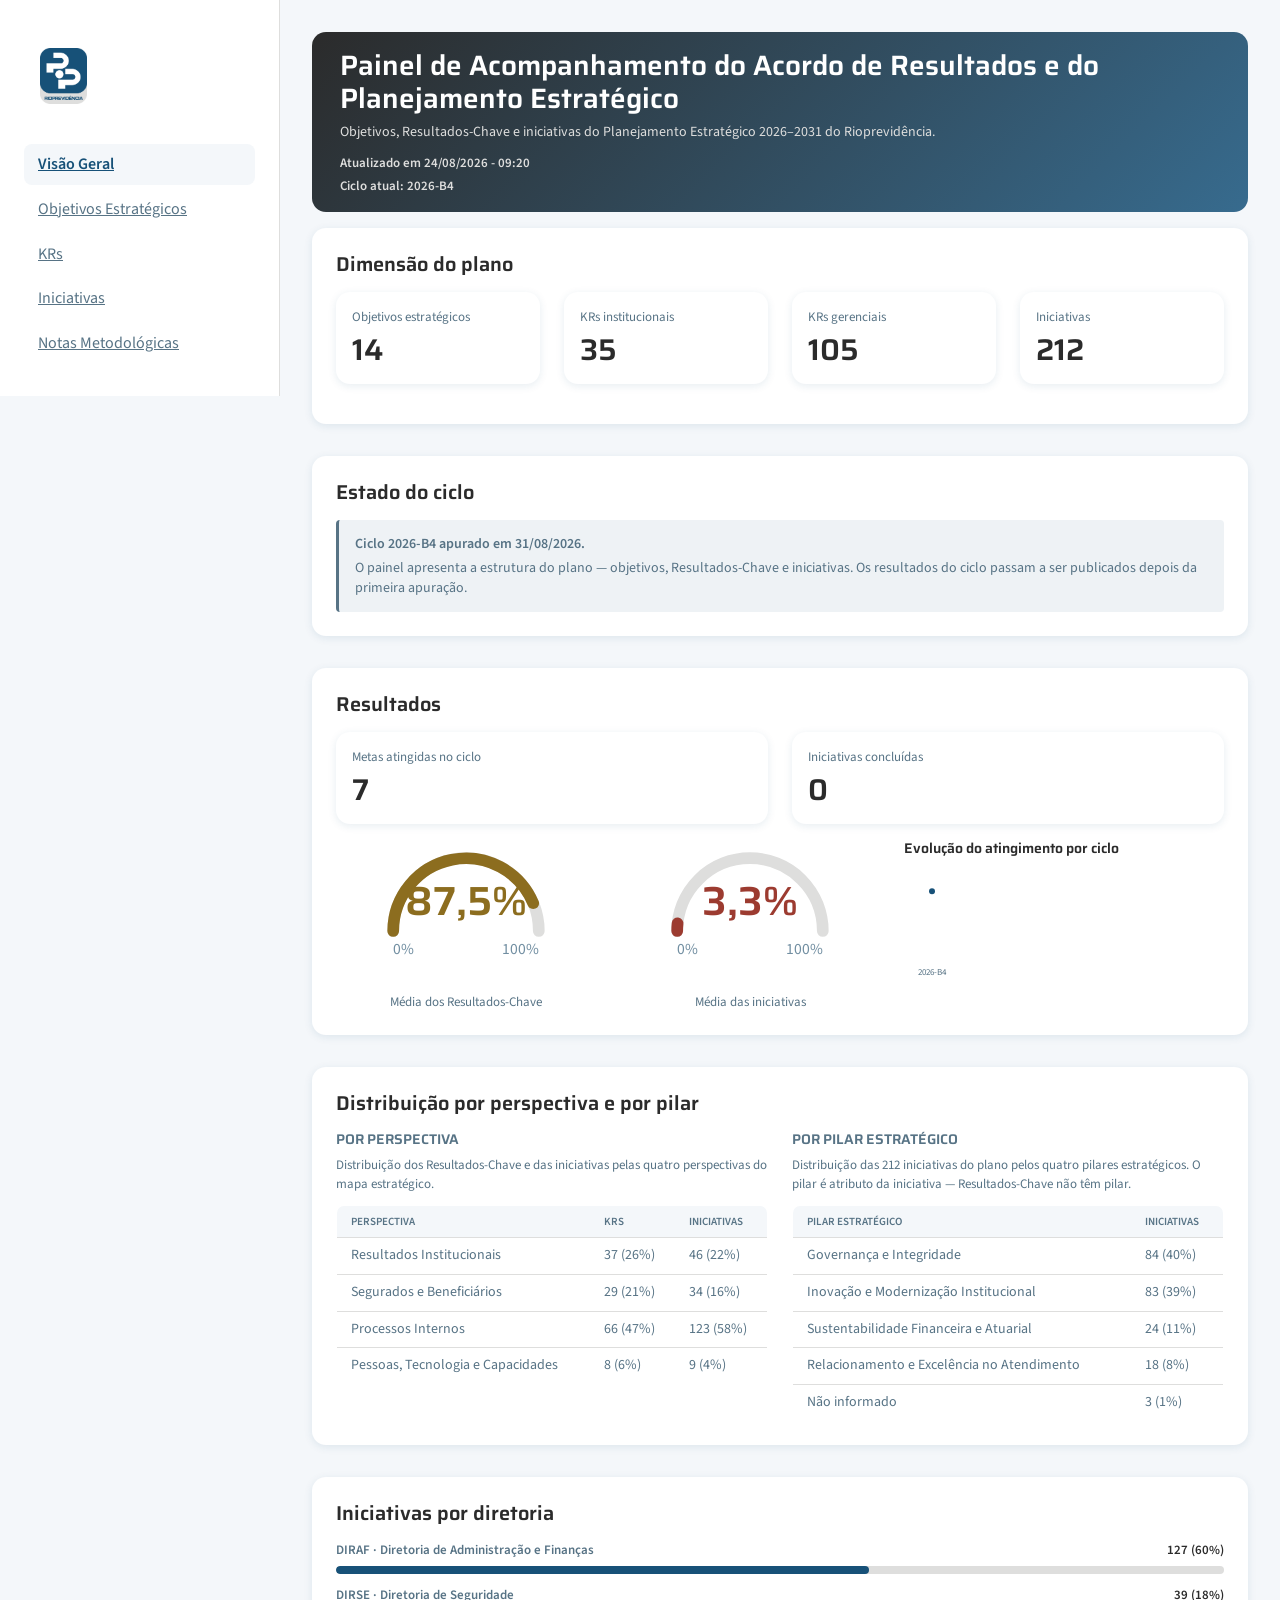
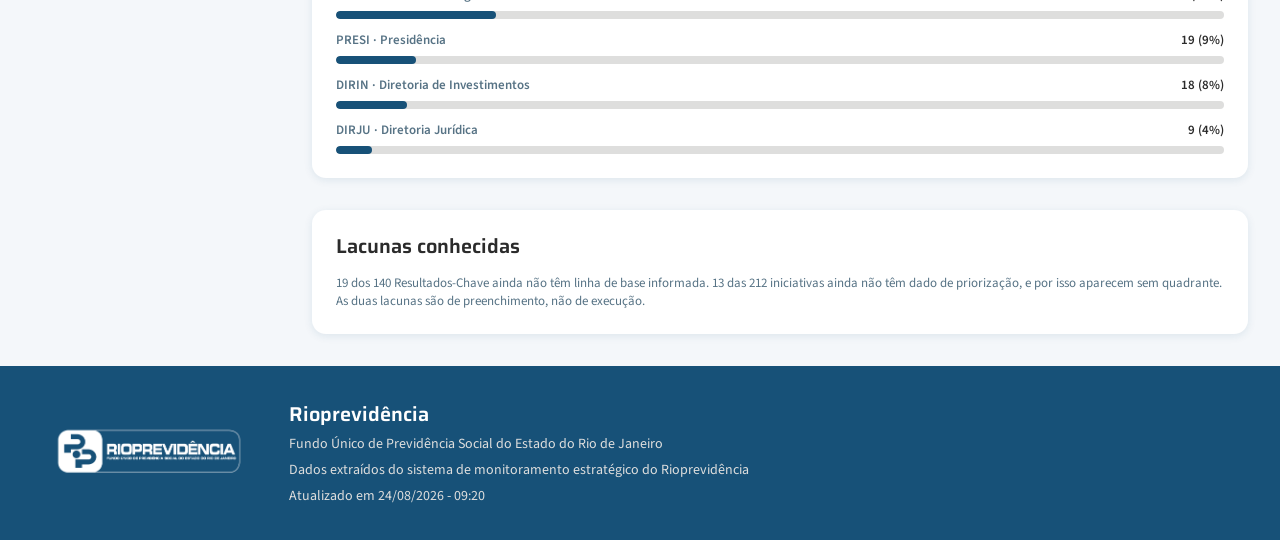
<file: index.html>
<!DOCTYPE html>
<html lang="pt-BR">

<head>
  <meta charset="utf-8">
  <meta
    name="viewport"
    content="width=device-width, initial-scale=1.0"
  >

  <title>Planejamento Estratégico 2026–2031</title>

  <link rel="stylesheet" href="assets/css/tokens.css">
  <link rel="stylesheet" href="assets/css/main.css">
  
  <link rel="icon" type="image/png" href="assets/img/marca/rioprev-vertical-policromatica.png">
</head>

<body>

  <a class="pular-conteudo" href="#conteudo">Pular para o conteúdo</a>

  

  <div class="layout">

    <aside class="sidebar">

      <div class="brand">
        <img
          class="brand-logo"
          src="assets/img/marca/rioprev-vertical-policromatica.png"
          alt="Rioprevidência — Fundo Único de Previdência Social do Estado do Rio de Janeiro"
          width="47"
          height="56"
        >
      </div>

      <nav class="menu" aria-label="Navegação principal">
        <a class="menu-item active" href="index.html" aria-current="page">Visão Geral</a>
        <a class="menu-item" href="objetivos.html">Objetivos Estratégicos</a>
        <a class="menu-item" href="krs.html">KRs</a>
        <a class="menu-item" href="iniciativas.html">Iniciativas</a>
        <a class="menu-item" href="notas.html">Notas Metodológicas</a>
      </nav>

    </aside>

    <main class="content overview-content" id="conteudo">

      <header class="hero compact-hero">
        <div class="hero-text">
          <h1>
            Painel de Acompanhamento do Acordo de Resultados e do Planejamento Estratégico
          </h1>

          <p>
            Objetivos, Resultados-Chave e iniciativas do Planejamento
            Estratégico 2026&ndash;2031 do Rioprevidência.
          </p>

          <span class="hero-updated">
            Atualizado em 24/08/2026 - 09:20
          </span>

          <span class="hero-cycle">
            Ciclo atual: 2026-B4
          </span>
        </div>
      </header>

      
      
      <section class="panel">
        <div class="panel-header">
          <h2>Dimensão do plano</h2>
        </div>
        <div class="kpi-grid overview-kpis">
          
        <article class="kpi-card">
          <span class="kpi-label">Objetivos estratégicos</span>
          <strong class="kpi-value">14</strong>
        </article>
        
        <article class="kpi-card">
          <span class="kpi-label">KRs institucionais</span>
          <strong class="kpi-value">35</strong>
        </article>
        
        <article class="kpi-card">
          <span class="kpi-label">KRs gerenciais</span>
          <strong class="kpi-value">105</strong>
        </article>
        
        <article class="kpi-card">
          <span class="kpi-label">Iniciativas</span>
          <strong class="kpi-value">212</strong>
        </article>
        
        </div>
      </section>
    

      
      <section class="panel">
        <div class="panel-header">
          <h2>Estado do ciclo</h2>
        </div>
        
      <section class="quadrant-empty">
        <strong>Ciclo 2026-B4 apurado em 31/08/2026.</strong>
        <p>
          O painel apresenta a estrutura do plano — objetivos, Resultados-Chave
          e iniciativas. Os resultados do ciclo passam a ser publicados depois
          da primeira apuração.
        </p>
      </section>
    
        
        
      </section>
    

      
      <section class="panel">
        <div class="panel-header">
          <h2>Resultados</h2>
        </div>
        <div class="kpi-grid overview-kpis">
          
        <article class="kpi-card">
          <span class="kpi-label">Metas atingidas no ciclo</span>
          <strong class="kpi-value">7</strong>
        </article>
        
        <article class="kpi-card">
          <span class="kpi-label">Iniciativas concluídas</span>
          <strong class="kpi-value">0</strong>
        </article>
        
        </div>
        
        <div class="panorama-grid">
          
        <figure class="medidor">
          <svg class="medidor-arco" role="img" aria-label="Média dos Resultados-Chave: 87,5%" width="200" height="110" viewBox="0 0 200 110"><path d="M44.0,70.0 A56,56 0 0 1 156.0,70.0" fill="none" stroke="var(--borda)" stroke-width="9" stroke-linecap="round" /><path d="M44.0,70.0 A56,56 0 0 1 151.7,48.6" fill="none" stroke="var(--estado-atencao)" stroke-width="9" stroke-linecap="round" /><text x="100" y="58" text-anchor="middle" aria-hidden="true" font-family="var(--fonte-titulo)" font-size="var(--txt-2xl)" font-weight="700" fill="var(--estado-atencao)">87,5%</text><text x="44" y="88" text-anchor="start" aria-hidden="true" font-size="var(--txt-xs)" fill="var(--texto-suave)">0%</text><text x="156" y="88" text-anchor="end" aria-hidden="true" font-size="var(--txt-xs)" fill="var(--texto-suave)">100%</text></svg>
          <figcaption>Média dos Resultados-Chave</figcaption>
        </figure>
    
          
        <figure class="medidor">
          <svg class="medidor-arco" role="img" aria-label="Média das iniciativas: 3,3%" width="200" height="110" viewBox="0 0 200 110"><path d="M44.0,70.0 A56,56 0 0 1 156.0,70.0" fill="none" stroke="var(--borda)" stroke-width="9" stroke-linecap="round" /><path d="M44.0,70.0 A56,56 0 0 1 44.3,64.1" fill="none" stroke="var(--estado-critico)" stroke-width="9" stroke-linecap="round" /><text x="100" y="58" text-anchor="middle" aria-hidden="true" font-family="var(--fonte-titulo)" font-size="var(--txt-2xl)" font-weight="700" fill="var(--estado-critico)">3,3%</text><text x="44" y="88" text-anchor="start" aria-hidden="true" font-size="var(--txt-xs)" fill="var(--texto-suave)">0%</text><text x="156" y="88" text-anchor="end" aria-hidden="true" font-size="var(--txt-xs)" fill="var(--texto-suave)">100%</text></svg>
          <figcaption>Média das iniciativas</figcaption>
        </figure>
    

          <div class="panorama-evolucao">
            <h3>Evolução do atingimento por ciclo</h3>
            <svg class="evolucao-grafico" role="img" aria-label="Evolução do atingimento médio dos KRs por ciclo apurado: 2026-B4 87,5%" width="320" height="110" viewBox="0 0 320 110"><path d="M28.0,24.2" fill="none" stroke="var(--marca-principal)" stroke-width="2" stroke-linecap="round" stroke-linejoin="round" /><circle cx="28.0" cy="24.2" r="3" fill="var(--marca-principal)" /><text x="28.0" y="108" font-size="9" aria-hidden="true" fill="var(--texto-secundario)" text-anchor="middle">2026-B4</text></svg>
          </div>
        </div>
    
      </section>
    

      <section class="panel">
        <div class="panel-header">
          <h2>Distribuição por perspectiva e por pilar</h2>
        </div>

        <div class="split-tables">
          <div>
            <h3>Por perspectiva</h3>
            
      <p class="table-description">
        Distribuição dos Resultados-Chave e das iniciativas pelas quatro
        perspectivas do mapa estratégico.
      </p>

      <div class="table-wrap">
        <table class="executive-table distribution-table">
          <caption class="oculto-visual">
            Distribuição por perspectiva
          </caption>

          <thead>
            <tr>
              <th scope="col">Perspectiva</th>
              <th scope="col">KRs</th>
              <th scope="col">Iniciativas</th>
            </tr>
          </thead>

          <tbody>
            
            <tr>
              <td>Resultados Institucionais</td>
              <td>37 (26%)</td>
              <td>46 (22%)</td>
            </tr>
        
            <tr>
              <td>Segurados e Beneficiários</td>
              <td>29 (21%)</td>
              <td>34 (16%)</td>
            </tr>
        
            <tr>
              <td>Processos Internos</td>
              <td>66 (47%)</td>
              <td>123 (58%)</td>
            </tr>
        
            <tr>
              <td>Pessoas, Tecnologia e Capacidades</td>
              <td>8 (6%)</td>
              <td>9 (4%)</td>
            </tr>
        
          </tbody>
        </table>
      </div>
    
          </div>

          <div>
            <h3>Por pilar estratégico</h3>
            
      <p class="table-description">
        Distribuição das 212 iniciativas do plano pelos quatro pilares
        estratégicos. O pilar é atributo da iniciativa — Resultados-Chave
        não têm pilar.
      </p>

      <div class="table-wrap">
        <table class="executive-table distribution-table">
          <caption class="oculto-visual">
            Distribuição por pilar estratégico
          </caption>

          <thead>
            <tr>
              <th scope="col">Pilar estratégico</th>
              <th scope="col">Iniciativas</th>
            </tr>
          </thead>

          <tbody>
            
            <tr>
              <td>Governança e Integridade</td>
              <td>84 (40%)</td>
            </tr>
        
            <tr>
              <td>Inovação e Modernização Institucional</td>
              <td>83 (39%)</td>
            </tr>
        
            <tr>
              <td>Sustentabilidade Financeira e Atuarial</td>
              <td>24 (11%)</td>
            </tr>
        
            <tr>
              <td>Relacionamento e Excelência no Atendimento</td>
              <td>18 (8%)</td>
            </tr>
        
            <tr>
              <td>Não informado</td>
              <td>3 (1%)</td>
            </tr>
        
          </tbody>
        </table>
      </div>
    
          </div>
        </div>
      </section>

      <section class="panel">
        <div class="panel-header">
          <h2>Iniciativas por diretoria</h2>
        </div>

        
      <div class="distribution-list">
        
            <div class="distribution-row">
              <div class="distribution-label">
                <span>DIRAF · Diretoria de Administração e Finanças</span>
                <strong>127 (60%)</strong>
              </div>
              <div class="distribution-bar">
                <div style="width:60%"></div>
              </div>
            </div>
        
            <div class="distribution-row">
              <div class="distribution-label">
                <span>DIRSE · Diretoria de Seguridade</span>
                <strong>39 (18%)</strong>
              </div>
              <div class="distribution-bar">
                <div style="width:18%"></div>
              </div>
            </div>
        
            <div class="distribution-row">
              <div class="distribution-label">
                <span>PRESI · Presidência</span>
                <strong>19 (9%)</strong>
              </div>
              <div class="distribution-bar">
                <div style="width:9%"></div>
              </div>
            </div>
        
            <div class="distribution-row">
              <div class="distribution-label">
                <span>DIRIN · Diretoria de Investimentos</span>
                <strong>18 (8%)</strong>
              </div>
              <div class="distribution-bar">
                <div style="width:8%"></div>
              </div>
            </div>
        
            <div class="distribution-row">
              <div class="distribution-label">
                <span>DIRJU · Diretoria Jurídica</span>
                <strong>9 (4%)</strong>
              </div>
              <div class="distribution-bar">
                <div style="width:4%"></div>
              </div>
            </div>
        
      </div>
    
      </section>

      <section class="panel">
        <div class="panel-header">
          <h2>Lacunas conhecidas</h2>
        </div>

        
      <p class="table-note">
        19 dos 140 Resultados-Chave ainda não têm linha de
        base informada. 13 das 212 iniciativas
        ainda não têm dado de priorização, e por isso aparecem sem quadrante.
        As duas lacunas são de preenchimento, não de execução.
      </p>
    
      </section>

      
    

    </main>

  </div>

    <footer class="rodape">
      <img
        class="rodape-marca"
        src="assets/img/marca/rioprev-horizontal-negativo.png"
        alt=""
        width="200"
        height="68"
      >

      <div class="rodape-texto">
        <strong>Rioprevidência</strong>
        <span>Fundo Único de Previdência Social do Estado do Rio de Janeiro</span>
        <span>Dados extraídos do sistema de monitoramento estratégico do Rioprevidência</span>
        <span>Atualizado em 24/08/2026 - 09:20</span>
      </div>
    </footer>


  <script src="assets/js/main.js"></script>

</body>

</html>
</file>
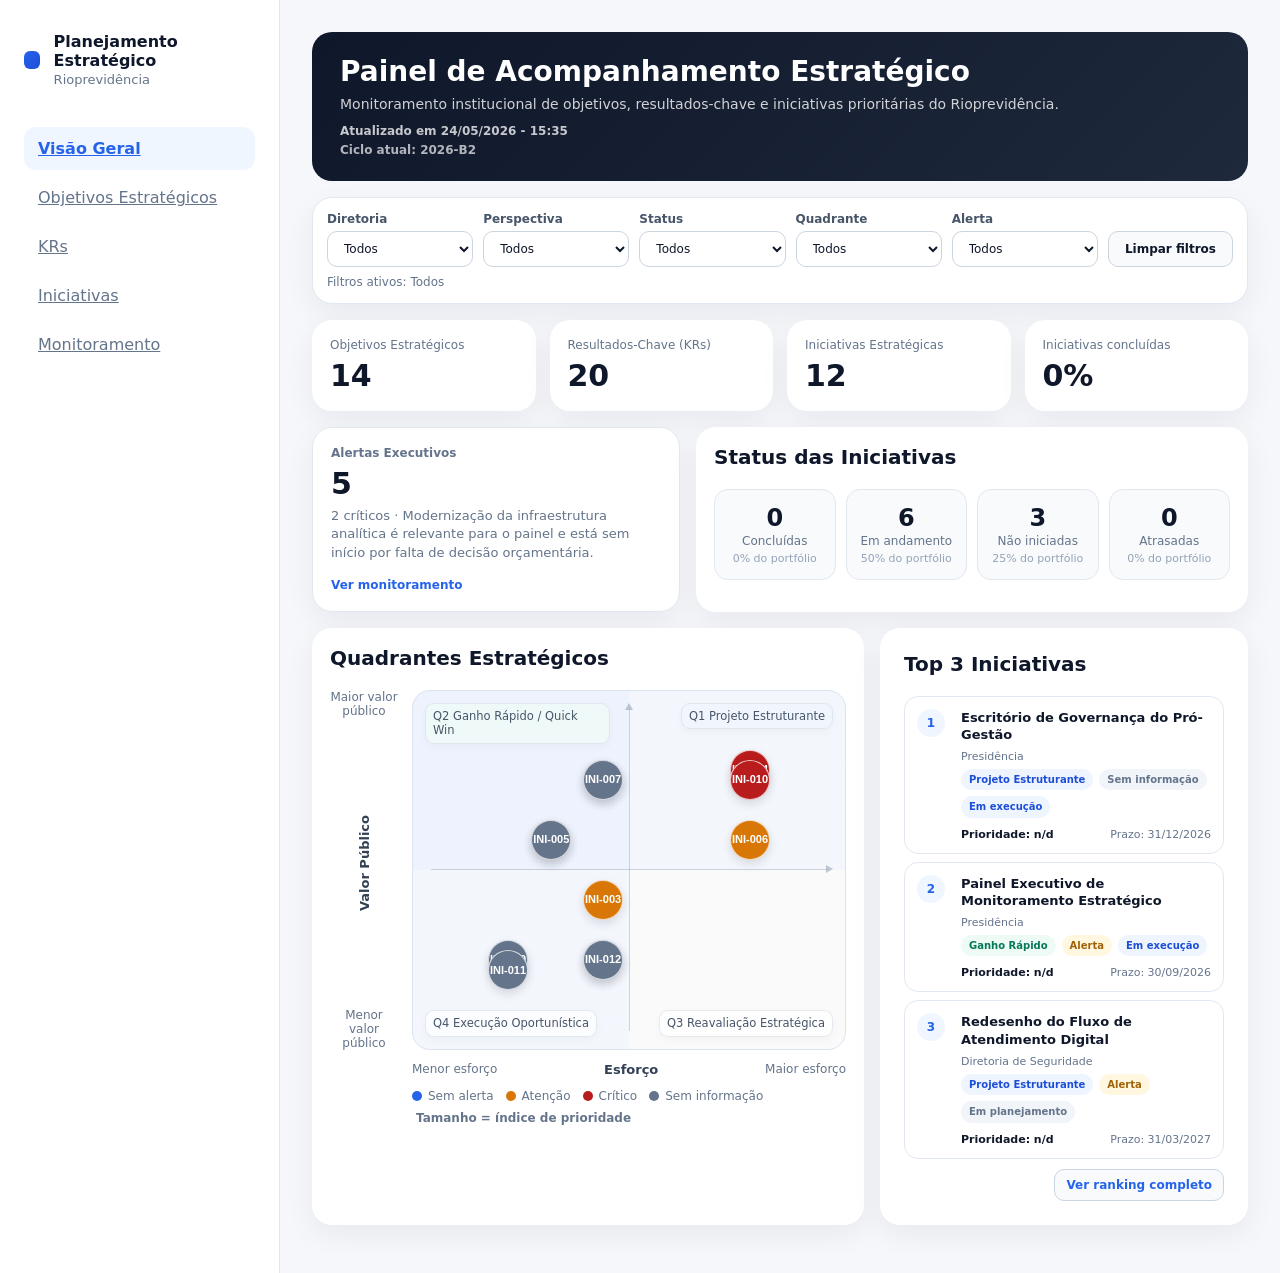
<file: docs/index.html>
<!DOCTYPE html>
<html lang="pt-BR">

<head>
  <meta charset="UTF-8">
  <meta
    name="viewport"
    content="width=device-width, initial-scale=1.0"
  >

  <title>Planejamento Estratégico RP</title>

  <link
    rel="stylesheet"
    href="assets/css/main.css"
  >
</head>

<body>

  <div class="layout">

    <aside class="sidebar">

      <div class="brand">
        <div class="brand-mark"></div>

        <div>
          <h1>Planejamento Estratégico</h1>
          <p>Rioprevidência</p>
        </div>
      </div>

      <nav class="menu">

        <a class="menu-item active" href="index.html">
          Visão Geral
        </a>

        <a class="menu-item " href="objetivos.html">
          Objetivos Estratégicos
        </a>

        <a class="menu-item " href="krs.html">
          KRs
        </a>

        <a class="menu-item " href="iniciativas.html">
          Iniciativas
        </a>

        <a class="menu-item " href="monitoramento.html">
          Monitoramento
        </a>

      </nav>

    </aside>

    <main class="content overview-content">

      <section class="hero compact-hero">
        <div class="hero-text">
          <h1>
            Painel de Acompanhamento Estratégico
          </h1>

          <p>
            Monitoramento institucional de objetivos, resultados-chave e iniciativas prioritárias do Rioprevidência.
          </p>

          <span class="hero-updated">
            Atualizado em 24/05/2026 - 15:35
          </span>

          <span class="hero-cycle">
            Ciclo atual: 2026-B2
          </span>
        </div>
      </section>

      
    <section class="filters-panel compact" aria-label="Filtros globais">
      <div class="filters-grid">
        
            <label class="filter-field">
              <span>Diretoria</span>
              <select data-filter="diretoria">
                <option value="">Todos</option>
<option value="Diretoria de Administração e Finanças">Diretoria de Administração e Finanças</option>
<option value="Diretoria de Seguridade">Diretoria de Seguridade</option>
<option value="Diretoria de Tecnologia">Diretoria de Tecnologia</option>
<option value="Presidência">Presidência</option>
              </select>
            </label>
            
            <label class="filter-field">
              <span>Perspectiva</span>
              <select data-filter="perspectiva">
                <option value="">Todos</option>
<option value="Pessoas, Tecnologia e Capacidades">Pessoas, Tecnologia e Capacidades</option>
<option value="Processos Internos">Processos Internos</option>
<option value="Resultados Institucionais">Resultados Institucionais</option>
<option value="Segurados e Beneficiários">Segurados e Beneficiários</option>
              </select>
            </label>
            
            <label class="filter-field">
              <span>Status</span>
              <select data-filter="status">
                <option value="">Todos</option>
<option value="Em execução">Em execução</option>
<option value="Em planejamento">Em planejamento</option>
<option value="Não iniciada">Não iniciada</option>
              </select>
            </label>
            
            <label class="filter-field">
              <span>Quadrante</span>
              <select data-filter="quadrante">
                <option value="">Todos</option>
<option value="Execução Oportunística">Execução Oportunística</option>
<option value="Ganho Rápido">Ganho Rápido</option>
<option value="Projeto Estruturante">Projeto Estruturante</option>
<option value="Reavaliação Estratégica">Reavaliação Estratégica</option>
              </select>
            </label>
            
            <label class="filter-field">
              <span>Alerta</span>
              <select data-filter="alerta">
                <option value="">Todos</option>
<option value="Alerta">Alerta</option>
<option value="Crítico">Crítico</option>
              </select>
            </label>
            

        <button
          class="filters-clear"
          type="button"
          data-clear-filters
        >
          Limpar filtros
        </button>
      </div>

      <p class="filters-active" data-active-filters>
        Filtros ativos: Todos
      </p>
    </section>
    

      <section class="kpi-grid overview-kpis">
        <article class="kpi-card">
          <span class="kpi-label">Objetivos Estratégicos</span>
          <strong class="kpi-value">14</strong>
        </article>

        <article class="kpi-card">
          <span class="kpi-label">Resultados-Chave (KRs)</span>
          <strong class="kpi-value">20</strong>
        </article>

        <article class="kpi-card">
          <span class="kpi-label">Iniciativas Estratégicas</span>
          <strong class="kpi-value">12</strong>
        </article>

        <article class="kpi-card">
          <span class="kpi-label">Iniciativas concluídas</span>
          <strong class="kpi-value">0%</strong>
        </article>
      </section>

      <section class="overview-row overview-row--summary">
        
    <article class="summary-card summary-card--alert">
      <span>Alertas Executivos</span>
      <strong>5</strong>
      <p>2 críticos · Modernização da infraestrutura analítica é relevante para o painel e está sem início por falta de decisão orçamentária.</p>
      <a class="summary-link" href="monitoramento.html">Ver monitoramento</a>
    </article>
    

        <section class="panel status-panel compact">
          <div class="panel-header">
            <h3>Status das Iniciativas</h3>
          </div>

          
    <div class="status-grid compact">
      
            <div class="status-card" data-status="Concluída|Concluído">
              <strong>0</strong>
              <span>Concluídas</span>
              <small>0% do portfólio</small>
            </div>
            
            <div class="status-card" data-status="Em andamento|Em execução">
              <strong>6</strong>
              <span>Em andamento</span>
              <small>50% do portfólio</small>
            </div>
            
            <div class="status-card" data-status="Não iniciada|Não iniciado">
              <strong>3</strong>
              <span>Não iniciadas</span>
              <small>25% do portfólio</small>
            </div>
            
            <div class="status-card" data-status="Atrasada|Atrasado">
              <strong>0</strong>
              <span>Atrasadas</span>
              <small>0% do portfólio</small>
            </div>
            
    </div>
    
        </section>
      </section>

      <section class="overview-row overview-row--main">
        <section class="panel quadrant-panel compact">
          <div class="panel-header">
            <h3>Quadrantes Estratégicos</h3>
          </div>

          <div class="quadrant-grid">
            
    <div class="quadrant-chart-shell">

      <div class="quadrant-y-axis">
        <span>Maior valor público</span>
        <strong>Valor Público</strong>
        <span>Menor valor público</span>
      </div>

      <div class="quadrant-chart">
        <div class="quadrant-axis quadrant-axis--vertical"></div>
        <div class="quadrant-axis quadrant-axis--horizontal"></div>

        <span class="quadrant-label quadrant-label--q1">
          Q1 Projeto Estruturante
        </span>
        <span class="quadrant-label quadrant-label--q2">
          Q2 Ganho Rápido / Quick Win
        </span>
        <span class="quadrant-label quadrant-label--q3">
          Q3 Reavaliação Estratégica
        </span>
        <span class="quadrant-label quadrant-label--q4">
          Q4 Execução Oportunística
        </span>

        
            <button
              class="quadrant-bubble quadrant-bubble--unknown"
              type="button"
              data-diretoria="Presidência"
              data-status="Em execução"
              data-quadrante="Projeto Estruturante"
              data-alerta="Sem informação"
              title="Iniciativa: Escritório de Governança do Pró-Gestão
Diretoria: Presidência
Status: Em execução
Índice de prioridade: 2026-03-08
Valor público: 9
Esforço: 5
Quadrante: Q1
Alerta: Sem informação"
              style="left:44.0%; bottom:75.2%; width:40px; height:40px;"
            >
              INI-001
            </button>
            
            <button
              class="quadrant-bubble quadrant-bubble--warning"
              type="button"
              data-diretoria="Presidência"
              data-status="Em execução"
              data-quadrante="Ganho Rápido"
              data-alerta="Alerta"
              title="Iniciativa: Painel Executivo de Monitoramento Estratégico
Diretoria: Presidência
Status: Em execução
Índice de prioridade: 2026-06-07
Valor público: 8
Esforço: 4
Quadrante: Q2
Alerta: Alerta"
              style="left:32.0%; bottom:58.4%; width:40px; height:40px;"
            >
              INI-002
            </button>
            
            <button
              class="quadrant-bubble quadrant-bubble--warning"
              type="button"
              data-diretoria="Diretoria de Seguridade"
              data-status="Em planejamento"
              data-quadrante="Projeto Estruturante"
              data-alerta="Alerta"
              title="Iniciativa: Redesenho do Fluxo de Atendimento Digital
Diretoria: Diretoria de Seguridade
Status: Em planejamento
Índice de prioridade: 2026-08-06
Valor público: 7
Esforço: 5
Quadrante: Q1
Alerta: Alerta"
              style="left:44.0%; bottom:41.6%; width:40px; height:40px;"
            >
              INI-003
            </button>
            
            <button
              class="quadrant-bubble quadrant-bubble--critical"
              type="button"
              data-diretoria="Diretoria de Seguridade"
              data-status="Em planejamento"
              data-quadrante="Projeto Estruturante"
              data-alerta="Crítico"
              title="Iniciativa: Saneamento e Validação da Base Cadastral Previdenciária
Diretoria: Diretoria de Seguridade
Status: Em planejamento
Índice de prioridade: 2026-09-08
Valor público: 10
Esforço: 8
Quadrante: Q1
Alerta: Crítico"
              style="left:78%; bottom:78%; width:40px; height:40px;"
            >
              INI-004
            </button>
            
            <button
              class="quadrant-bubble quadrant-bubble--unknown"
              type="button"
              data-diretoria="Diretoria de Administração e Finanças"
              data-status="Em execução"
              data-quadrante="Ganho Rápido"
              data-alerta="Sem informação"
              title="Iniciativa: Programa de Mapeamento de Processos Críticos
Diretoria: Diretoria de Administração e Finanças
Status: Em execução
Índice de prioridade: 2026-06-07
Valor público: 8
Esforço: 4
Quadrante: Q2
Alerta: Sem informação"
              style="left:32.0%; bottom:58.4%; width:40px; height:40px;"
            >
              INI-005
            </button>
            
            <button
              class="quadrant-bubble quadrant-bubble--warning"
              type="button"
              data-diretoria="Diretoria de Seguridade"
              data-status="Não iniciada"
              data-quadrante="Projeto Estruturante"
              data-alerta="Alerta"
              title="Iniciativa: Automação de Rotinas de Concessão e Revisão de Benefícios
Diretoria: Diretoria de Seguridade
Status: Não iniciada
Índice de prioridade: 2026-04-07
Valor público: 8
Esforço: 8
Quadrante: Q1
Alerta: Alerta"
              style="left:78%; bottom:58.4%; width:40px; height:40px;"
            >
              INI-006
            </button>
            
            <button
              class="quadrant-bubble quadrant-bubble--unknown"
              type="button"
              data-diretoria="Presidência"
              data-status="Em execução"
              data-quadrante="Projeto Estruturante"
              data-alerta="Sem informação"
              title="Iniciativa: Política Integrada de Gestão de Riscos e Controles Internos
Diretoria: Presidência
Status: Em execução
Índice de prioridade: 2026-03-08
Valor público: 9
Esforço: 5
Quadrante: Q1
Alerta: Sem informação"
              style="left:44.0%; bottom:75.2%; width:40px; height:40px;"
            >
              INI-007
            </button>
            
            <button
              class="quadrant-bubble quadrant-bubble--unknown"
              type="button"
              data-diretoria="Diretoria de Administração e Finanças"
              data-status="Não iniciada"
              data-quadrante="Execução Oportunística"
              data-alerta="Sem informação"
              title="Iniciativa: Portal de Transparência Previdenciária 2.0
Diretoria: Diretoria de Administração e Finanças
Status: Não iniciada
Índice de prioridade: 2026-08-05
Valor público: 6
Esforço: 5
Quadrante: Q4
Alerta: Sem informação"
              style="left:44.0%; bottom:24.8%; width:40px; height:40px;"
            >
              INI-008
            </button>
            
            <button
              class="quadrant-bubble quadrant-bubble--unknown"
              type="button"
              data-diretoria="Presidência"
              data-status="Em execução"
              data-quadrante="Ganho Rápido"
              data-alerta="Sem informação"
              title="Iniciativa: Programa de Educação Previdenciária para Segurados e Gestores
Diretoria: Presidência
Status: Em execução
Índice de prioridade: 2026-01-06
Valor público: 6
Esforço: 3
Quadrante: Q2
Alerta: Sem informação"
              style="left:22%; bottom:24.8%; width:40px; height:40px;"
            >
              INI-009
            </button>
            
            <button
              class="quadrant-bubble quadrant-bubble--critical"
              type="button"
              data-diretoria="Diretoria de Tecnologia"
              data-status="Não iniciada"
              data-quadrante="Projeto Estruturante"
              data-alerta="Crítico"
              title="Iniciativa: Modernização da Infraestrutura Analítica Previdenciária
Diretoria: Diretoria de Tecnologia
Status: Não iniciada
Índice de prioridade: 2026-01-08
Valor público: 9
Esforço: 9
Quadrante: Q1
Alerta: Crítico"
              style="left:78%; bottom:75.2%; width:40px; height:40px;"
            >
              INI-010
            </button>
            
            <button
              class="quadrant-bubble quadrant-bubble--unknown"
              type="button"
              data-diretoria="Diretoria de Seguridade"
              data-status="Em execução"
              data-quadrante="Execução Oportunística"
              data-alerta="Sem informação"
              title="Iniciativa: Pesquisa de Satisfação dos Segurados
Diretoria: Diretoria de Seguridade
Status: Em execução
Índice de prioridade: 2026-04-05
Valor público: 5
Esforço: 2
Quadrante: Q4
Alerta: Sem informação"
              style="left:22%; bottom:22%; width:40px; height:40px;"
            >
              INI-011
            </button>
            
            <button
              class="quadrant-bubble quadrant-bubble--unknown"
              type="button"
              data-diretoria="Presidência"
              data-status="Em planejamento"
              data-quadrante="Reavaliação Estratégica"
              data-alerta="Sem informação"
              title="Iniciativa: Plano de Desenvolvimento de Competências Estratégicas
Diretoria: Presidência
Status: Em planejamento
Índice de prioridade: 2026-08-05
Valor público: 6
Esforço: 5
Quadrante: Q3
Alerta: Sem informação"
              style="left:44.0%; bottom:24.8%; width:40px; height:40px;"
            >
              INI-012
            </button>
            
      </div>

      <div class="quadrant-x-axis">
        <span>Menor esforço</span>
        <strong>Esforço</strong>
        <span>Maior esforço</span>
      </div>

      <div class="quadrant-legend">
        <span>
          <i class="legend-dot legend-dot--normal"></i>
          Sem alerta
        </span>
        <span>
          <i class="legend-dot legend-dot--warning"></i>
          Atenção
        </span>
        <span>
          <i class="legend-dot legend-dot--critical"></i>
          Crítico
        </span>
        <span>
          <i class="legend-dot legend-dot--unknown"></i>
          Sem informação
        </span>
        <span class="legend-size">
          Tamanho = índice de prioridade
        </span>
      </div>

    </div>
    
          </div>
        </section>

        <section class="panel overview-ranking-panel">
          <div class="panel-header">
            <h3>Top 3 Iniciativas</h3>
          </div>

          
    <div class="overview-ranking">
      
            <article
              class="top-initiative-card initiative-item"
              data-diretoria="Presidência"
              data-status="Em execução"
              data-quadrante="Projeto Estruturante"
              data-alerta="Sem informação"
            >
              <span class="top-initiative-rank">1</span>

              <div class="top-initiative-main">
                <strong class="top-initiative-title">
                  Escritório de Governança do Pró-Gestão
                </strong>

                <span class="top-initiative-meta">
                  Presidência
                </span>

                <div class="top-initiative-badges">
                  <span class="rank-badge rank-badge--info">
                    Projeto Estruturante
                  </span>
                  <span class="rank-badge rank-badge--muted">
                    Sem informação
                  </span>
                  <span class="rank-badge rank-badge--info">
                    Em execução
                  </span>
                </div>
              </div>

              <div class="top-initiative-footer">
                <strong>Prioridade: n/d</strong>
                <span>Prazo: 31/12/2026</span>
              </div>

              <div class="overview-rank-progress is-hidden">
                <span>0%</span>
                <div class="rank-progress-bar">
                  <div
                    class="rank-progress-fill"
                    style="width:0%"
                  ></div>
                </div>
              </div>
            </article>
            
            <article
              class="top-initiative-card initiative-item"
              data-diretoria="Presidência"
              data-status="Em execução"
              data-quadrante="Ganho Rápido"
              data-alerta="Alerta"
            >
              <span class="top-initiative-rank">2</span>

              <div class="top-initiative-main">
                <strong class="top-initiative-title">
                  Painel Executivo de Monitoramento Estratégico
                </strong>

                <span class="top-initiative-meta">
                  Presidência
                </span>

                <div class="top-initiative-badges">
                  <span class="rank-badge rank-badge--success">
                    Ganho Rápido
                  </span>
                  <span class="rank-badge rank-badge--warning">
                    Alerta
                  </span>
                  <span class="rank-badge rank-badge--info">
                    Em execução
                  </span>
                </div>
              </div>

              <div class="top-initiative-footer">
                <strong>Prioridade: n/d</strong>
                <span>Prazo: 30/09/2026</span>
              </div>

              <div class="overview-rank-progress is-hidden">
                <span>0%</span>
                <div class="rank-progress-bar">
                  <div
                    class="rank-progress-fill"
                    style="width:0%"
                  ></div>
                </div>
              </div>
            </article>
            
            <article
              class="top-initiative-card initiative-item"
              data-diretoria="Diretoria de Seguridade"
              data-status="Em planejamento"
              data-quadrante="Projeto Estruturante"
              data-alerta="Alerta"
            >
              <span class="top-initiative-rank">3</span>

              <div class="top-initiative-main">
                <strong class="top-initiative-title">
                  Redesenho do Fluxo de Atendimento Digital
                </strong>

                <span class="top-initiative-meta">
                  Diretoria de Seguridade
                </span>

                <div class="top-initiative-badges">
                  <span class="rank-badge rank-badge--info">
                    Projeto Estruturante
                  </span>
                  <span class="rank-badge rank-badge--warning">
                    Alerta
                  </span>
                  <span class="rank-badge rank-badge--muted">
                    Em planejamento
                  </span>
                </div>
              </div>

              <div class="top-initiative-footer">
                <strong>Prioridade: n/d</strong>
                <span>Prazo: 31/03/2027</span>
              </div>

              <div class="overview-rank-progress is-hidden">
                <span>0%</span>
                <div class="rank-progress-bar">
                  <div
                    class="rank-progress-fill"
                    style="width:0%"
                  ></div>
                </div>
              </div>
            </article>
            
      <a class="summary-link overview-ranking-link" href="iniciativas.html">Ver ranking completo</a>
    </div>
    
        </section>
      </section>
    </main>

  </div>

  <script src="assets/js/main.js"></script>

</body>

</html>
</file>
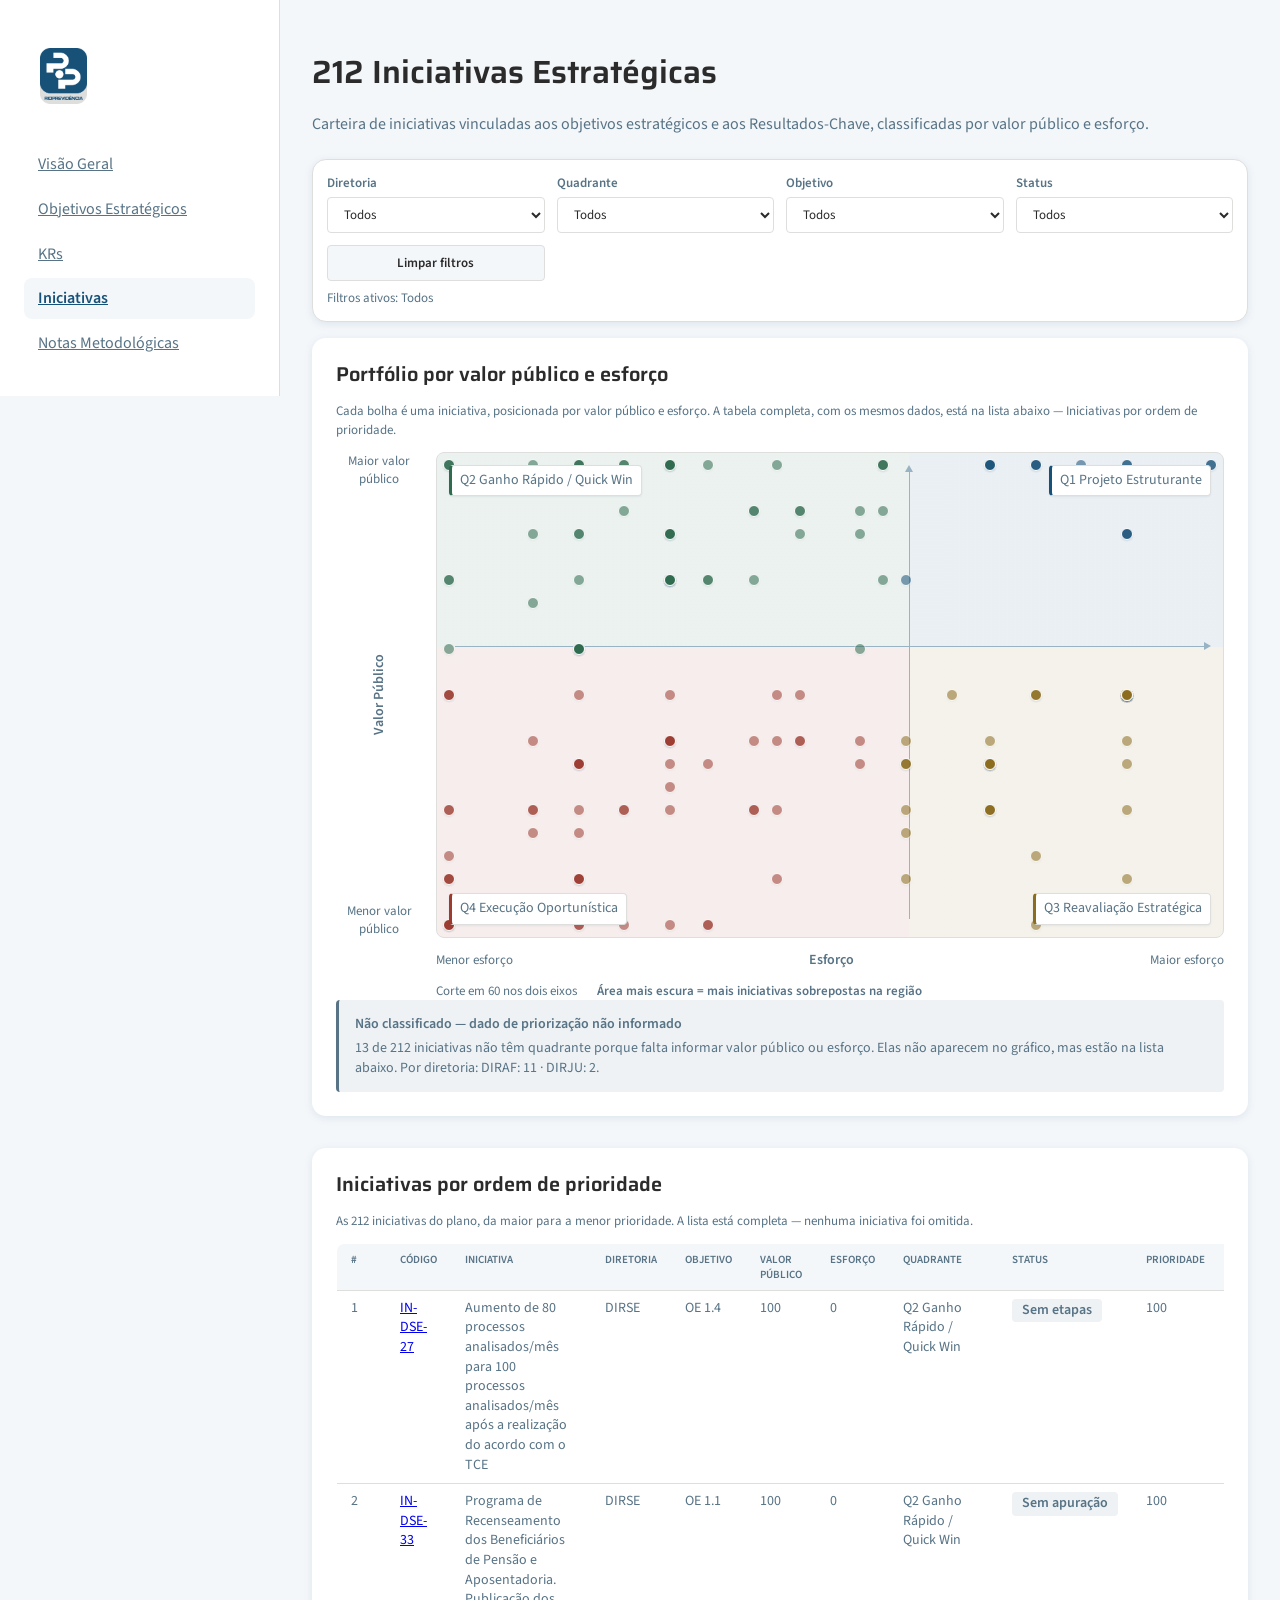
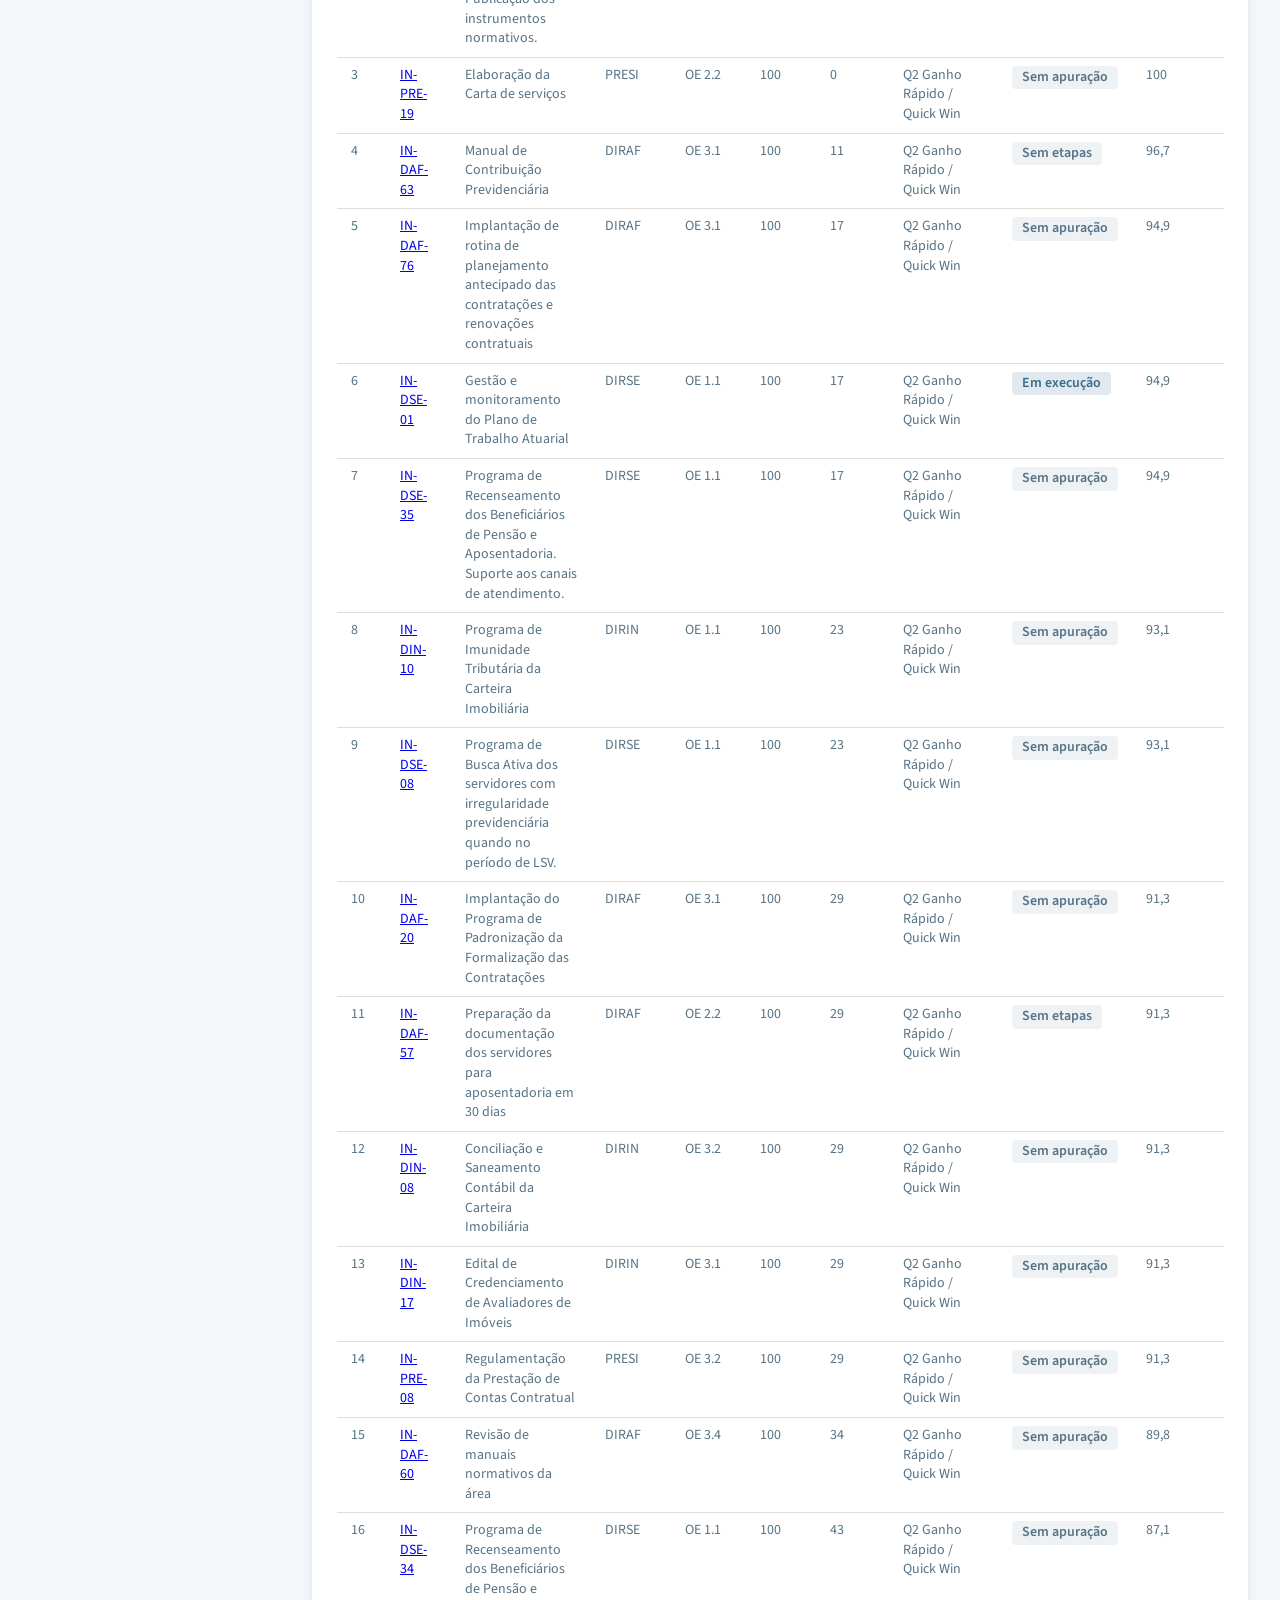
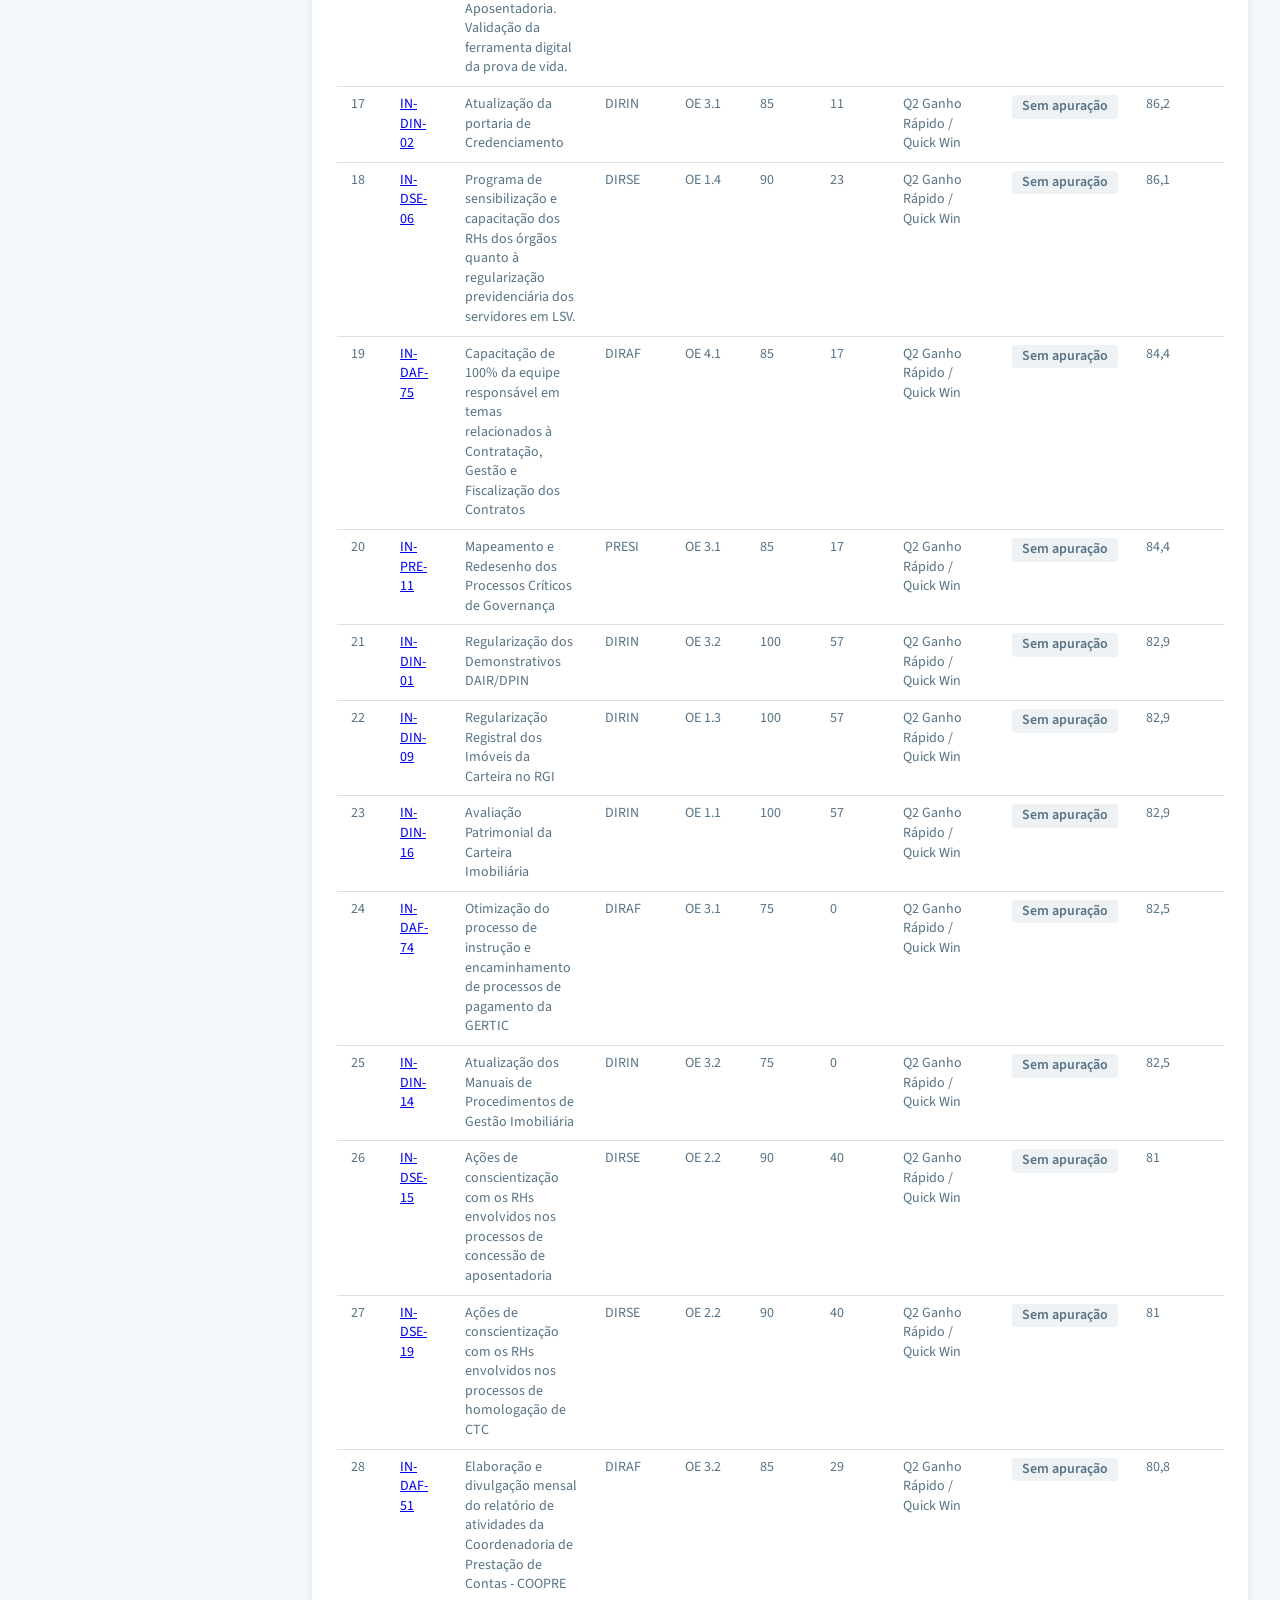
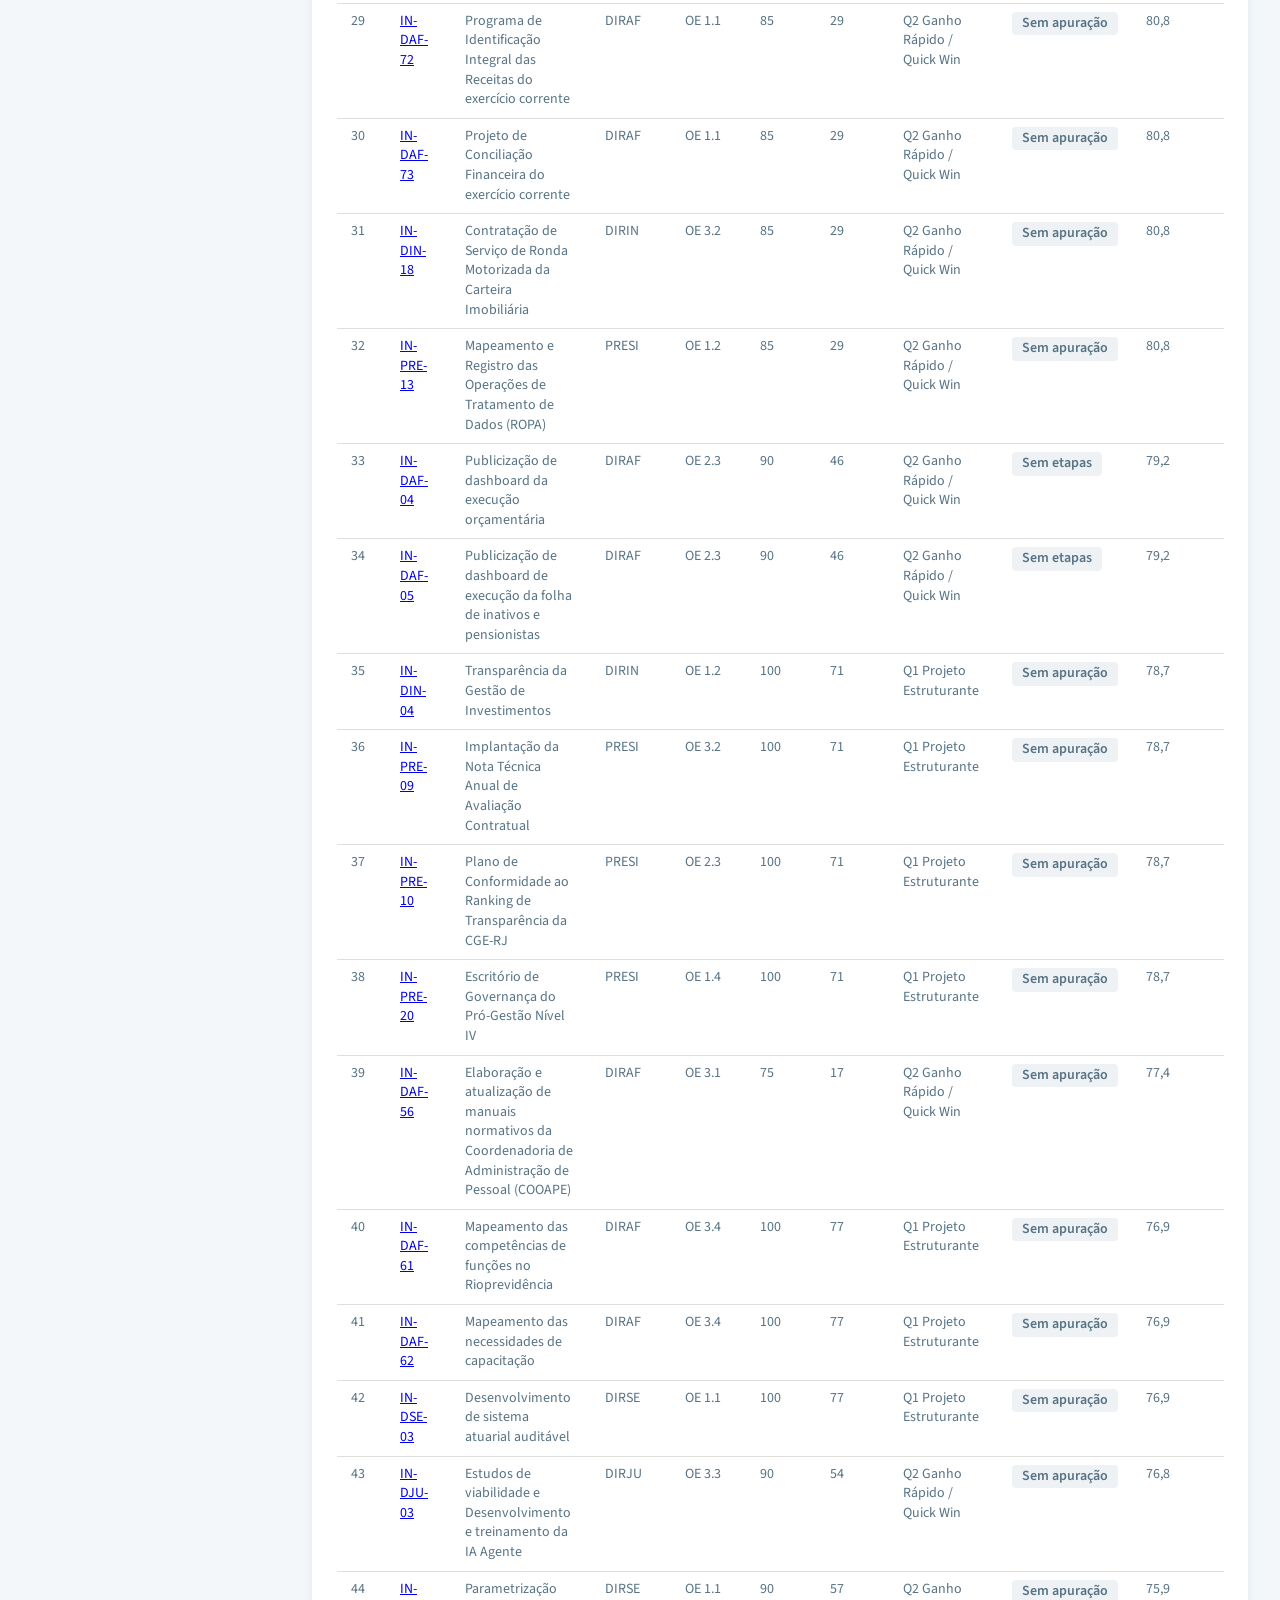
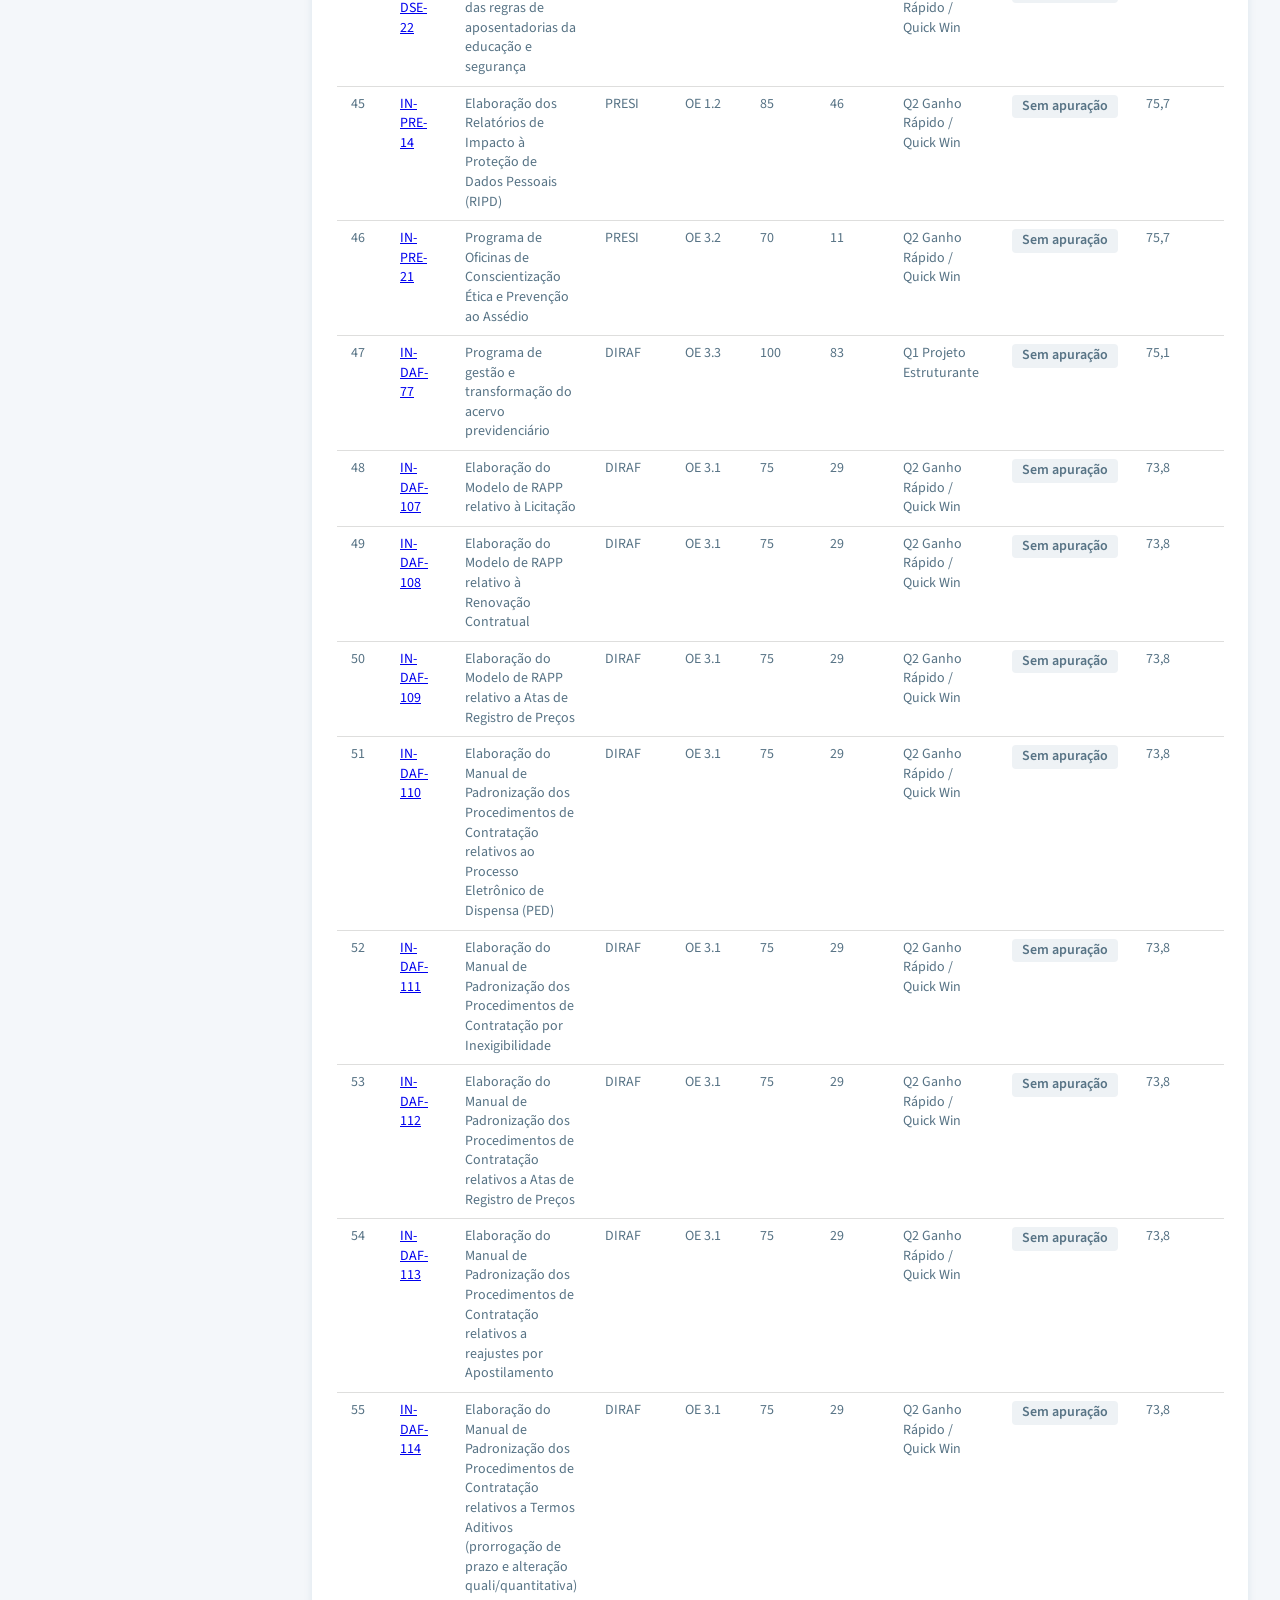
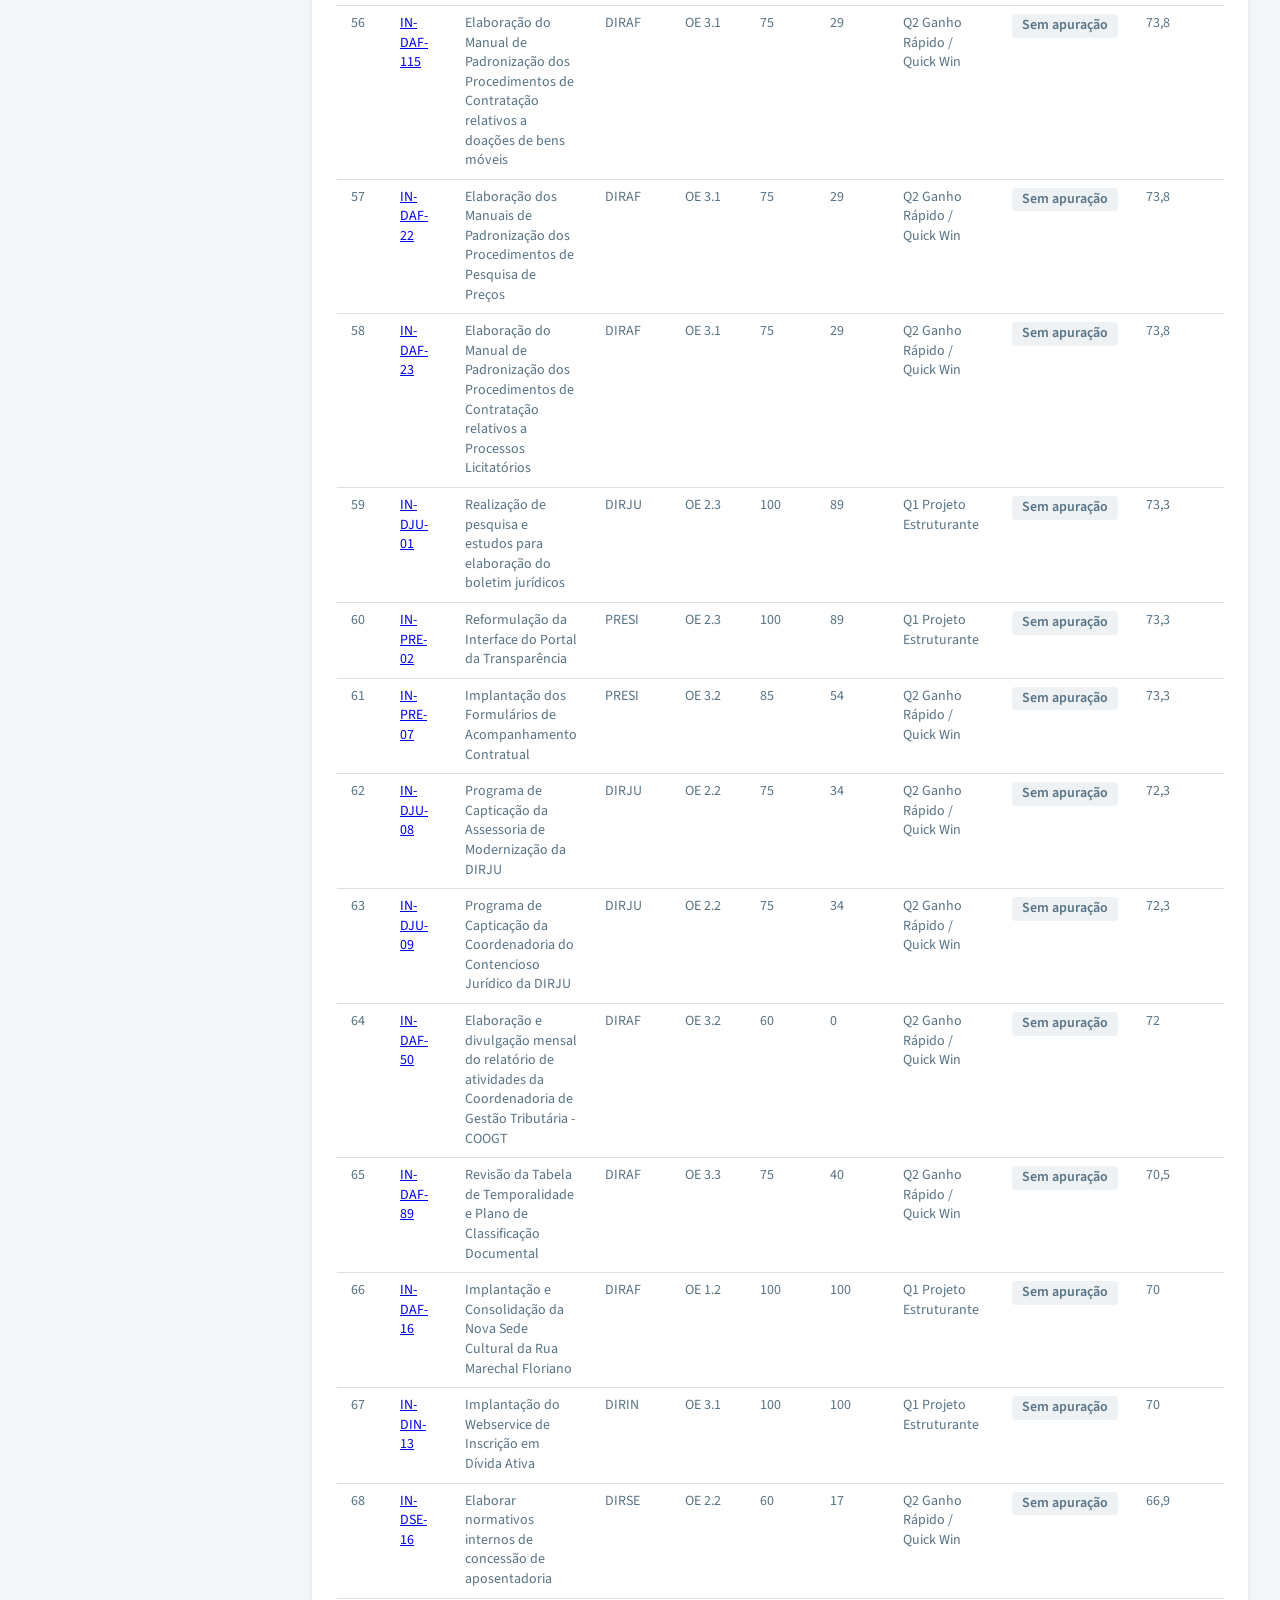
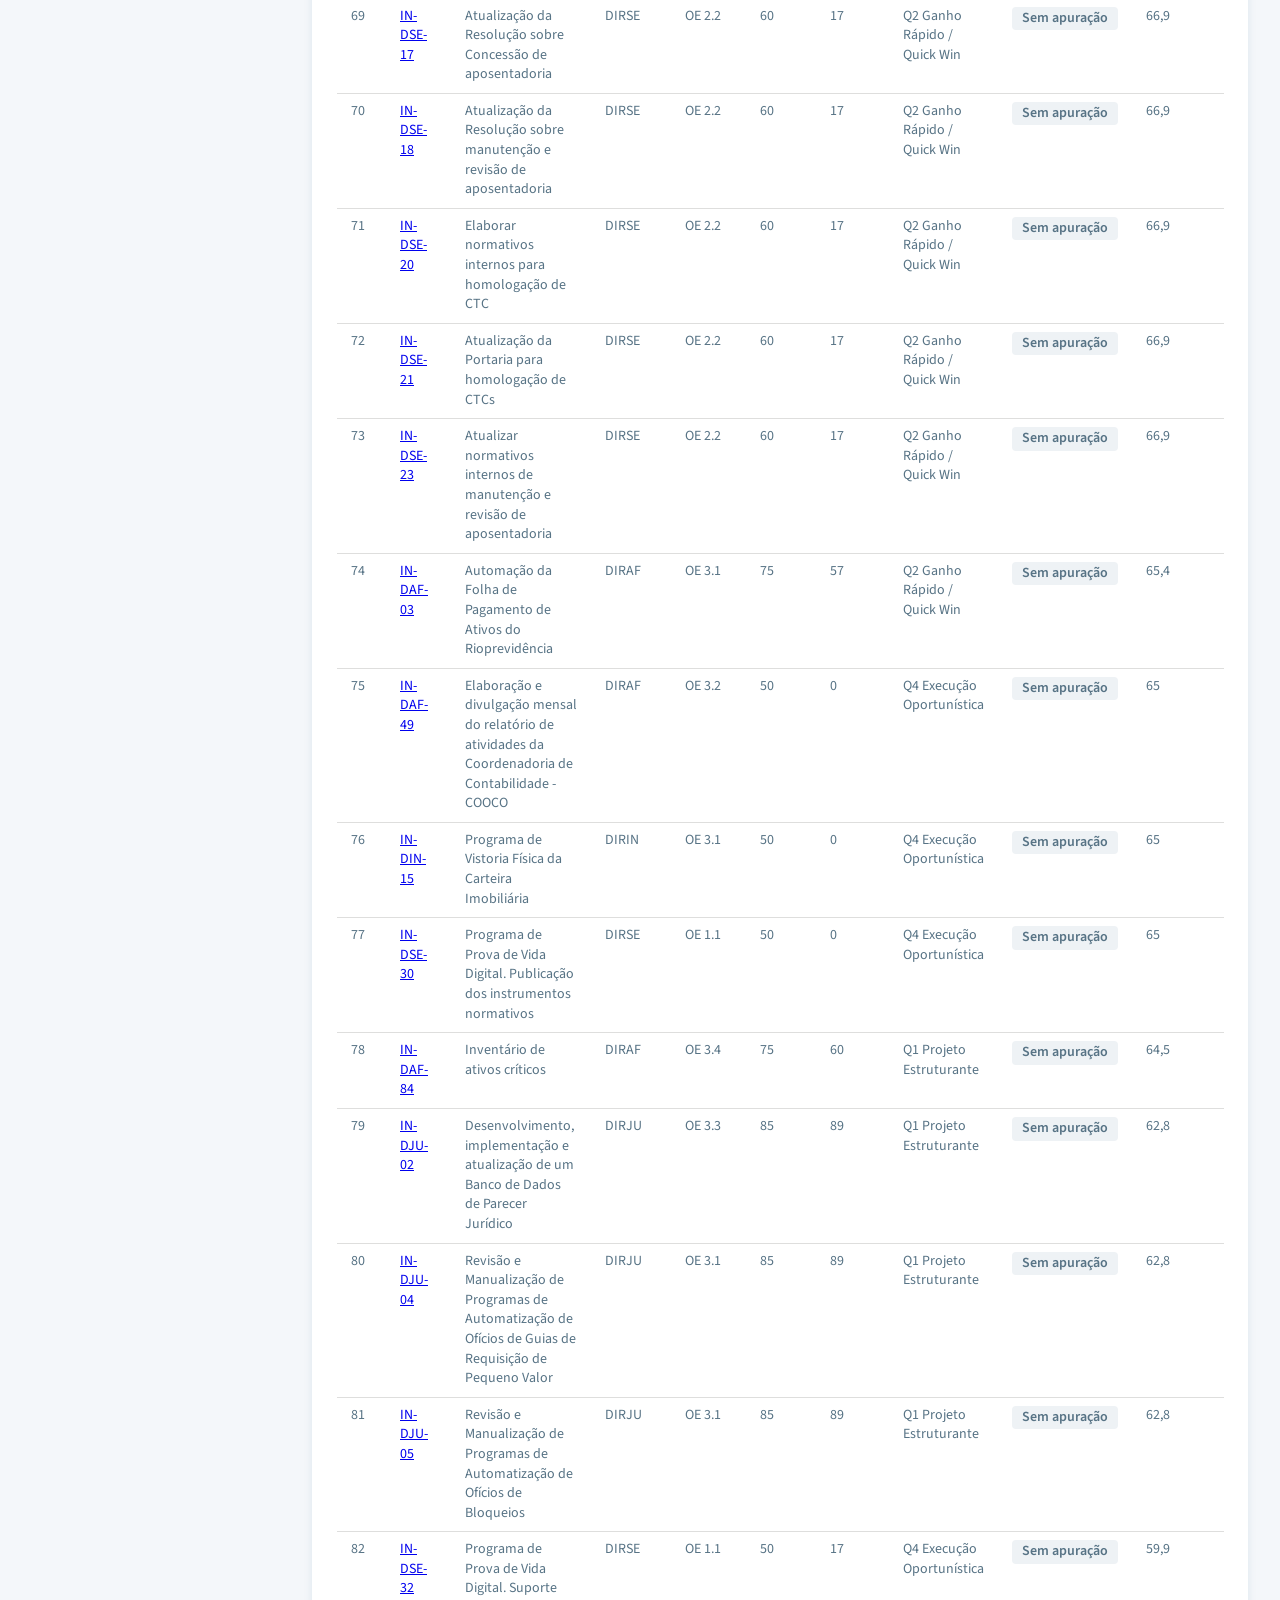
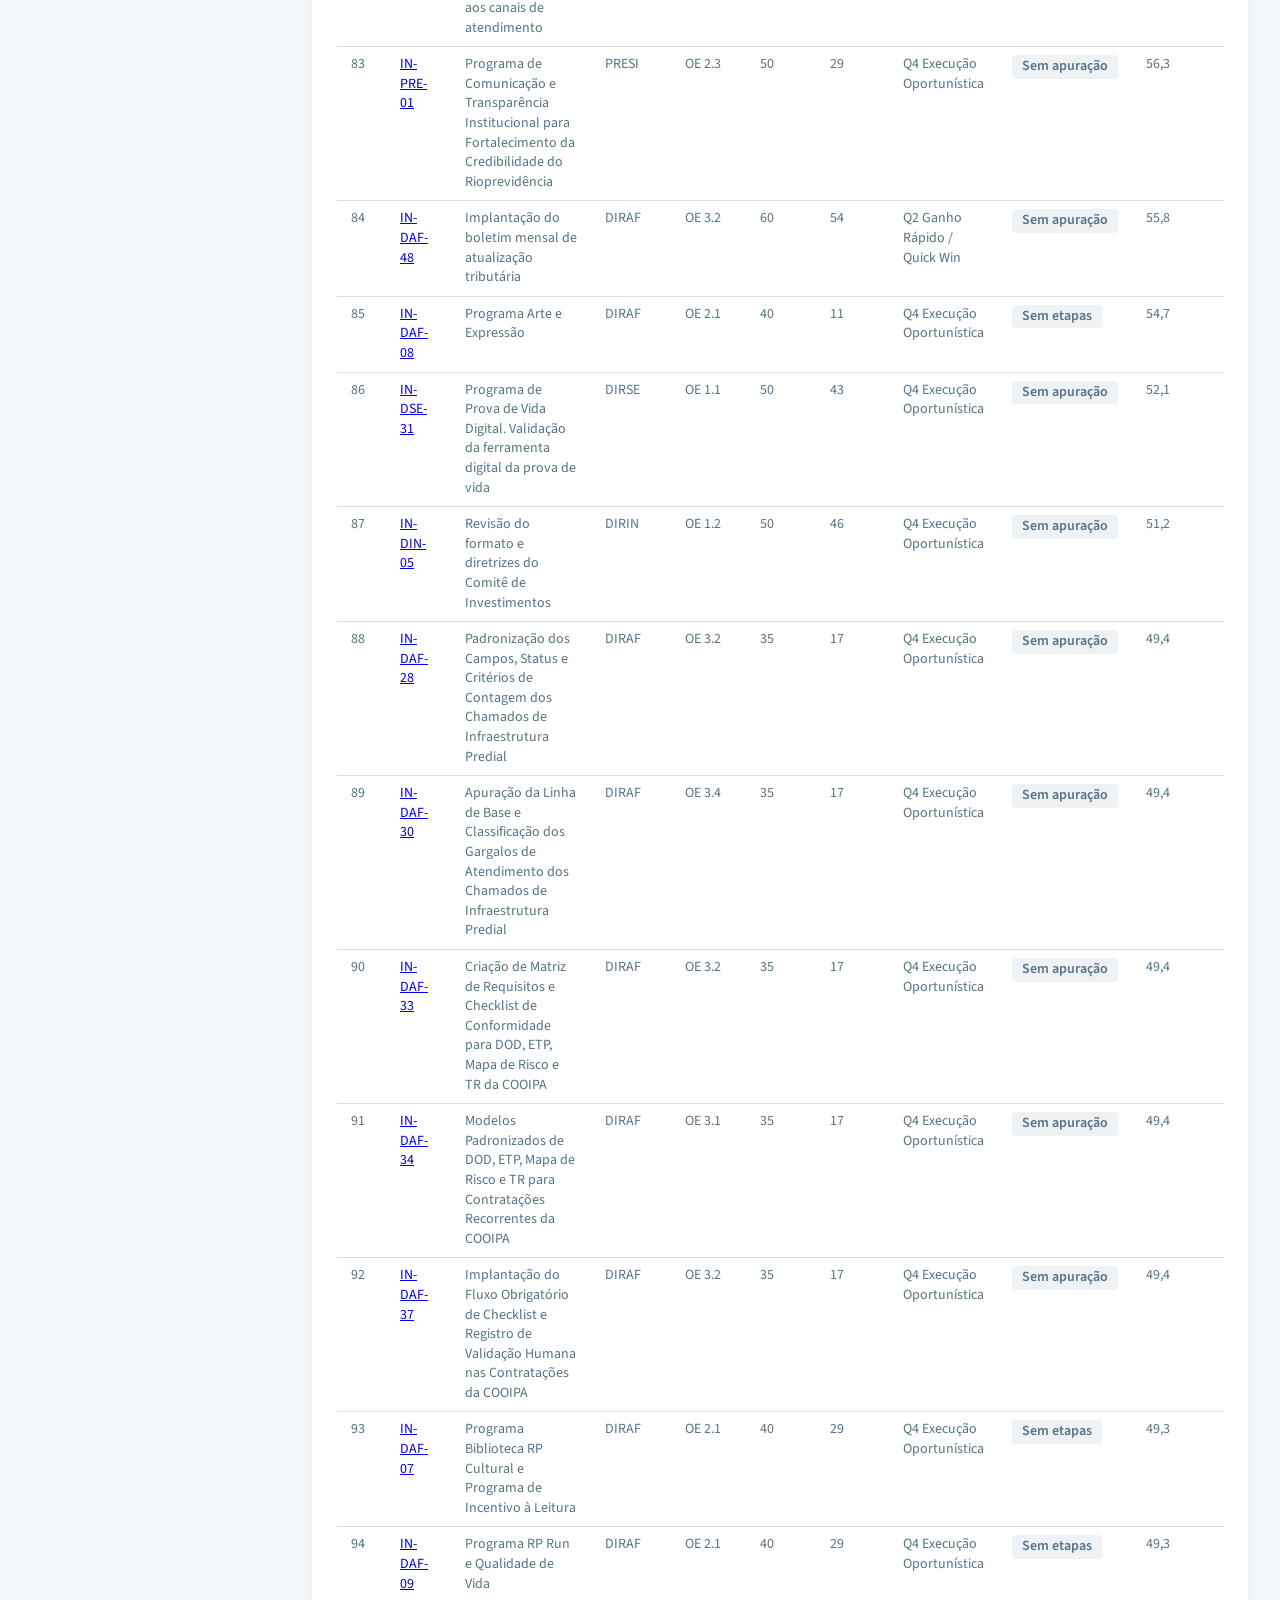
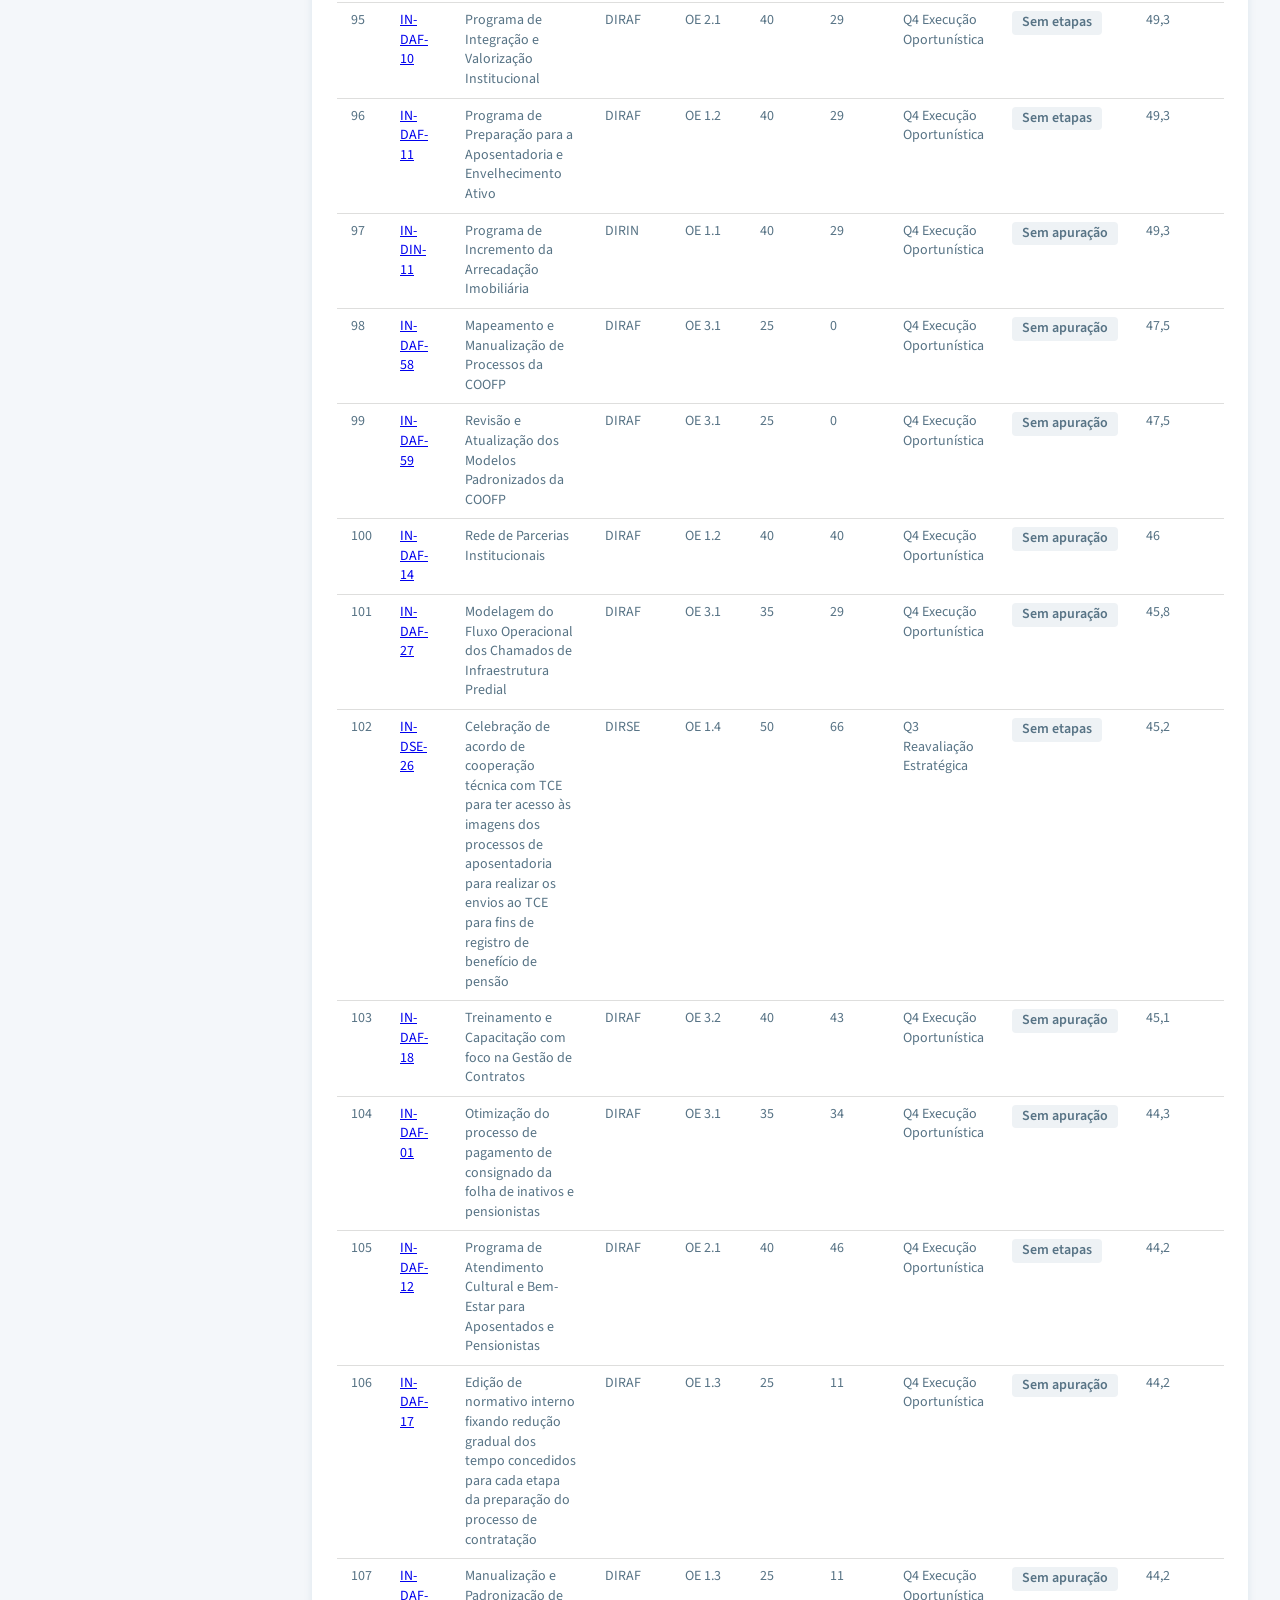
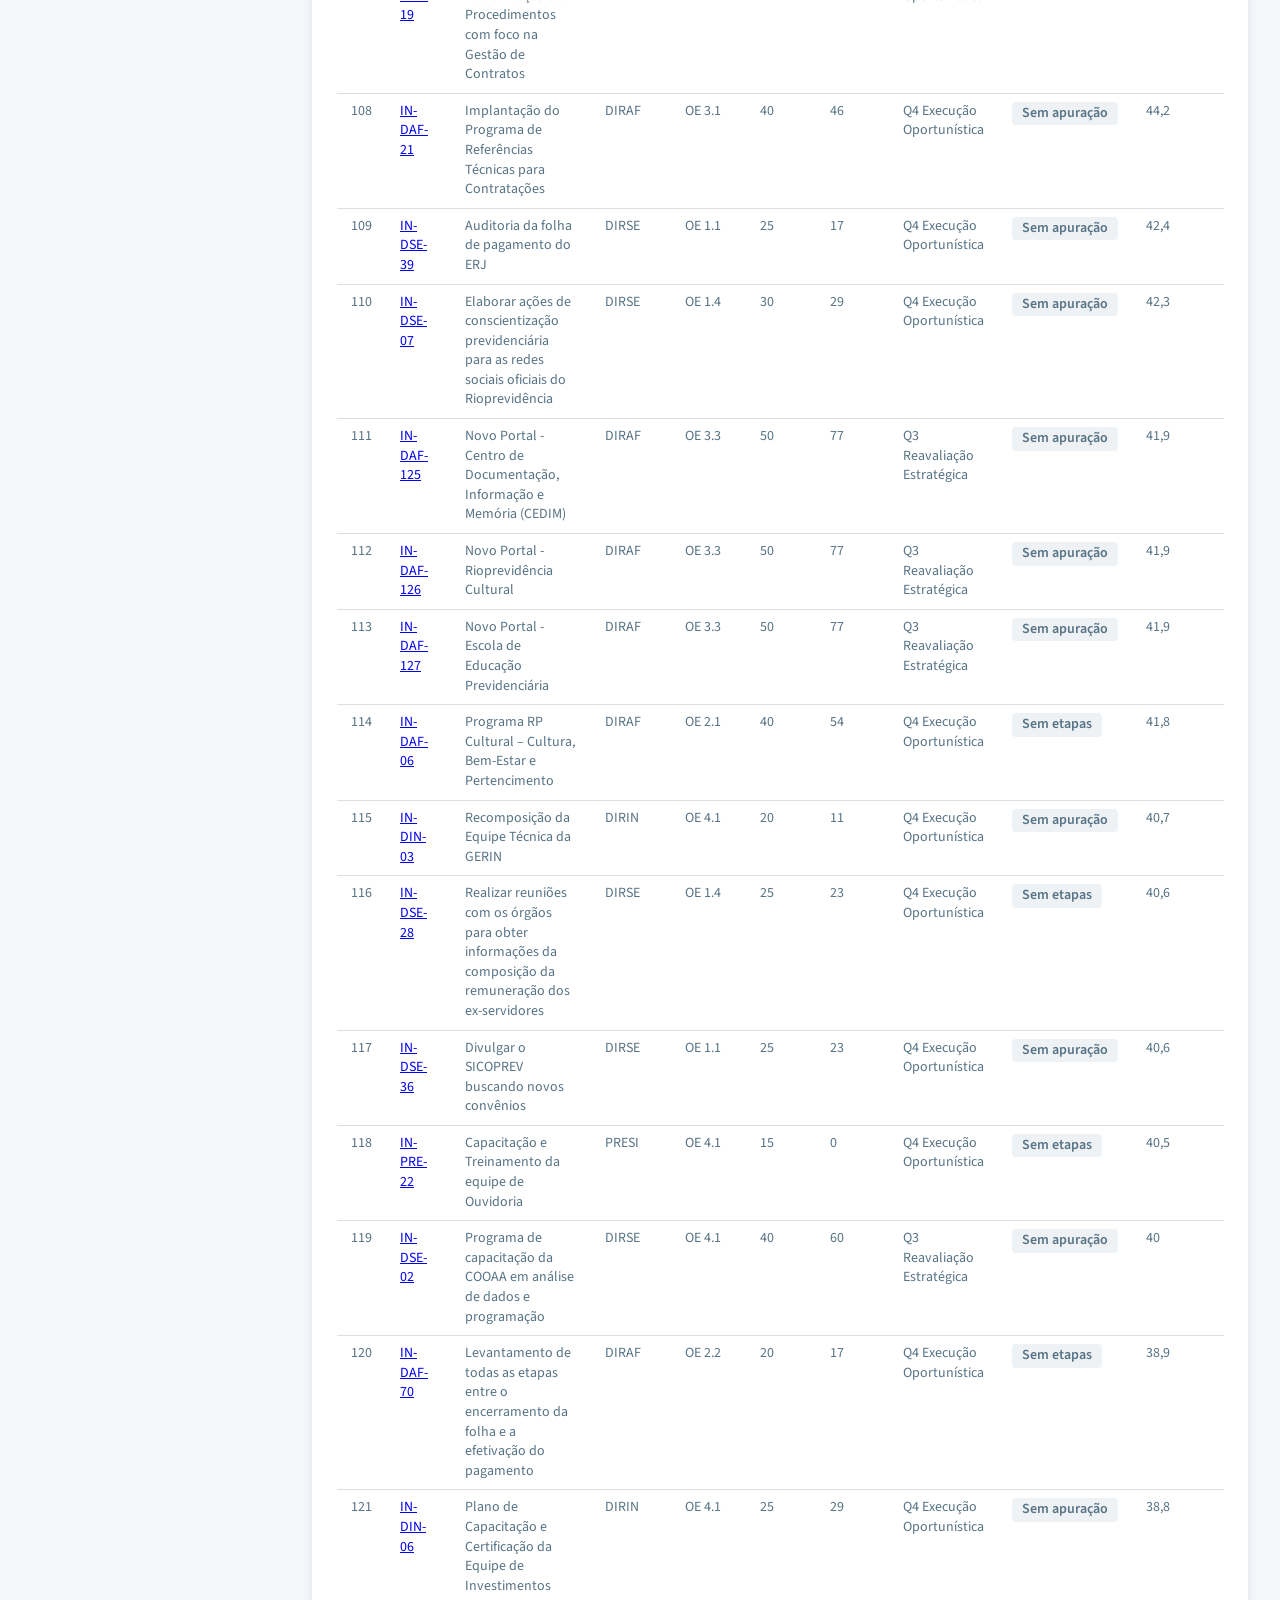
<file: iniciativas.html>
<!DOCTYPE html>
<html lang="pt-BR">

<head>
  <meta charset="utf-8">
  <meta
    name="viewport"
    content="width=device-width, initial-scale=1.0"
  >

  <title>Planejamento Estratégico 2026–2031</title>

  <link rel="stylesheet" href="assets/css/tokens.css">
  <link rel="stylesheet" href="assets/css/main.css">
  
  <link rel="icon" type="image/png" href="assets/img/marca/rioprev-vertical-policromatica.png">
</head>

<body>

  <a class="pular-conteudo" href="#conteudo">Pular para o conteúdo</a>

  

  <div class="layout">

    <aside class="sidebar">

      <div class="brand">
        <img
          class="brand-logo"
          src="assets/img/marca/rioprev-vertical-policromatica.png"
          alt="Rioprevidência — Fundo Único de Previdência Social do Estado do Rio de Janeiro"
          width="47"
          height="56"
        >
      </div>

      <nav class="menu" aria-label="Navegação principal">
        <a class="menu-item" href="index.html">Visão Geral</a>
        <a class="menu-item" href="objetivos.html">Objetivos Estratégicos</a>
        <a class="menu-item" href="krs.html">KRs</a>
        <a class="menu-item active" href="iniciativas.html" aria-current="page">Iniciativas</a>
        <a class="menu-item" href="notas.html">Notas Metodológicas</a>
      </nav>

    </aside>

    <main class="content" id="conteudo">

      <header class="topbar">
        <div>
          <h1>212 Iniciativas Estratégicas</h1>
          <p>Carteira de iniciativas vinculadas aos objetivos estratégicos e aos Resultados-Chave, classificadas por valor público e esforço.</p>
        </div>
      </header>

      
    
    <section class="filters-panel compact" aria-label="Filtros de iniciativas">
      <div class="filters-grid">
        
            <label class="filter-field">
              <span>Diretoria</span>
              <select data-filter="diretoria">
                <option value="">Todos</option>
<option value="DAF">DIRAF</option>
<option value="DIN">DIRIN</option>
<option value="DJU">DIRJU</option>
<option value="DSE">DIRSE</option>
<option value="PRE">PRESI</option>
              </select>
            </label>
        
            <label class="filter-field">
              <span>Quadrante</span>
              <select data-filter="quadrante">
                <option value="">Todos</option>
<option value="Q1">Q1</option>
<option value="Q2">Q2</option>
<option value="Q3">Q3</option>
<option value="Q4">Q4</option>
              </select>
            </label>
        
            <label class="filter-field">
              <span>Objetivo</span>
              <select data-filter="objetivo">
                <option value="">Todos</option>
<option value="OE 1.1">OE 1.1</option>
<option value="OE 1.2">OE 1.2</option>
<option value="OE 1.3">OE 1.3</option>
<option value="OE 1.4">OE 1.4</option>
<option value="OE 2.1">OE 2.1</option>
<option value="OE 2.2">OE 2.2</option>
<option value="OE 2.3">OE 2.3</option>
<option value="OE 3.1">OE 3.1</option>
<option value="OE 3.2">OE 3.2</option>
<option value="OE 3.3">OE 3.3</option>
<option value="OE 3.4">OE 3.4</option>
<option value="OE 4.1">OE 4.1</option>
<option value="OE 4.3">OE 4.3</option>
              </select>
            </label>
        
            <label class="filter-field">
              <span>Status</span>
              <select data-filter="status">
                <option value="">Todos</option>
<option value="Em execução">Em execução</option>
<option value="Sem apuração">Sem apuração</option>
<option value="Sem etapas">Sem etapas</option>
              </select>
            </label>
        

        <button class="filters-clear" type="button" data-clear-filters>
          Limpar filtros
        </button>
      </div>

      <p class="filters-active" data-active-filters aria-live="polite">
        Filtros ativos: Todos
      </p>
    </section>
    

    <section class="panel">
      <div class="panel-header">
        <h2>Portfólio por valor público e esforço</h2>
      </div>

      <p class="table-description">
        Cada bolha é uma iniciativa, posicionada por valor público e
        esforço. A tabela completa, com os mesmos dados, está na lista
        abaixo — Iniciativas por ordem de prioridade.
      </p>

      
    <div class="quadrant-chart-shell" aria-describedby="tabela-prioridade-iniciativas">

      <div class="quadrant-y-axis">
        <span>Maior valor público</span>
        <strong>Valor Público</strong>
        <span>Menor valor público</span>
      </div>

      <div
        class="quadrant-chart"
        style="--corte-esforco:60%; --corte-valor:60%;"
      >
        <div class="quadrant-axis quadrant-axis--vertical"></div>
        <div class="quadrant-axis quadrant-axis--horizontal"></div>

        <span class="quadrant-label quadrant-label--q1">
              Q1 Projeto Estruturante
            </span><span class="quadrant-label quadrant-label--q2">
              Q2 Ganho Rápido / Quick Win
            </span><span class="quadrant-label quadrant-label--q3">
              Q3 Reavaliação Estratégica
            </span><span class="quadrant-label quadrant-label--q4">
              Q4 Execução Oportunística
            </span>
        
          <span
            id="bolha-IN-DSE-27"
            class="quadrant-bubble quadrant-bubble--q2"
            role="img"
            aria-label="IN-DSE-27 — Aumento de 80 processos analisados/mês para 100 processos analisados/mês após a realização do acordo com o TCE"
            title="IN-DSE-27 — Aumento de 80 processos analisados/mês para 100 processos analisados/mês após a realização do acordo com o TCE"
            data-diretoria="DSE"
            data-quadrante="Q2"
            data-objetivo="OE 1.4"
            data-status="Sem etapas"
            style="left:calc(12px + (100% - 24px) * 0.0); bottom:calc(12px + (100% - 24px) * 1.0); width:12px; height:12px;"
          ></span>
    
          <span
            id="bolha-IN-DSE-33"
            class="quadrant-bubble quadrant-bubble--q2"
            role="img"
            aria-label="IN-DSE-33 — Programa de Recenseamento dos Beneficiários de Pensão e Aposentadoria. Publicação dos instrumentos normativos."
            title="IN-DSE-33 — Programa de Recenseamento dos Beneficiários de Pensão e Aposentadoria. Publicação dos instrumentos normativos."
            data-diretoria="DSE"
            data-quadrante="Q2"
            data-objetivo="OE 1.1"
            data-status="Sem apuração"
            style="left:calc(12px + (100% - 24px) * 0.0); bottom:calc(12px + (100% - 24px) * 1.0); width:12px; height:12px;"
          ></span>
    
          <span
            id="bolha-IN-PRE-19"
            class="quadrant-bubble quadrant-bubble--q2"
            role="img"
            aria-label="IN-PRE-19 — Elaboração da Carta de serviços"
            title="IN-PRE-19 — Elaboração da Carta de serviços"
            data-diretoria="PRE"
            data-quadrante="Q2"
            data-objetivo="OE 2.2"
            data-status="Sem apuração"
            style="left:calc(12px + (100% - 24px) * 0.0); bottom:calc(12px + (100% - 24px) * 1.0); width:12px; height:12px;"
          ></span>
    
          <span
            id="bolha-IN-DAF-63"
            class="quadrant-bubble quadrant-bubble--q2"
            role="img"
            aria-label="IN-DAF-63 — Manual de Contribuição Previdenciária"
            title="IN-DAF-63 — Manual de Contribuição Previdenciária"
            data-diretoria="DAF"
            data-quadrante="Q2"
            data-objetivo="OE 3.1"
            data-status="Sem etapas"
            style="left:calc(12px + (100% - 24px) * 0.11); bottom:calc(12px + (100% - 24px) * 1.0); width:12px; height:12px;"
          ></span>
    
          <span
            id="bolha-IN-DAF-76"
            class="quadrant-bubble quadrant-bubble--q2"
            role="img"
            aria-label="IN-DAF-76 — Implantação de rotina de planejamento antecipado das contratações e renovações contratuais"
            title="IN-DAF-76 — Implantação de rotina de planejamento antecipado das contratações e renovações contratuais"
            data-diretoria="DAF"
            data-quadrante="Q2"
            data-objetivo="OE 3.1"
            data-status="Sem apuração"
            style="left:calc(12px + (100% - 24px) * 0.17); bottom:calc(12px + (100% - 24px) * 1.0); width:12px; height:12px;"
          ></span>
    
          <span
            id="bolha-IN-DSE-01"
            class="quadrant-bubble quadrant-bubble--q2"
            role="img"
            aria-label="IN-DSE-01 — Gestão e monitoramento do Plano de Trabalho Atuarial"
            title="IN-DSE-01 — Gestão e monitoramento do Plano de Trabalho Atuarial"
            data-diretoria="DSE"
            data-quadrante="Q2"
            data-objetivo="OE 1.1"
            data-status="Em execução"
            style="left:calc(12px + (100% - 24px) * 0.17); bottom:calc(12px + (100% - 24px) * 1.0); width:12px; height:12px;"
          ></span>
    
          <span
            id="bolha-IN-DSE-35"
            class="quadrant-bubble quadrant-bubble--q2"
            role="img"
            aria-label="IN-DSE-35 — Programa de Recenseamento dos Beneficiários de Pensão e Aposentadoria. Suporte aos canais de atendimento."
            title="IN-DSE-35 — Programa de Recenseamento dos Beneficiários de Pensão e Aposentadoria. Suporte aos canais de atendimento."
            data-diretoria="DSE"
            data-quadrante="Q2"
            data-objetivo="OE 1.1"
            data-status="Sem apuração"
            style="left:calc(12px + (100% - 24px) * 0.17); bottom:calc(12px + (100% - 24px) * 1.0); width:12px; height:12px;"
          ></span>
    
          <span
            id="bolha-IN-DIN-10"
            class="quadrant-bubble quadrant-bubble--q2"
            role="img"
            aria-label="IN-DIN-10 — Programa de Imunidade Tributária da Carteira Imobiliária"
            title="IN-DIN-10 — Programa de Imunidade Tributária da Carteira Imobiliária"
            data-diretoria="DIN"
            data-quadrante="Q2"
            data-objetivo="OE 1.1"
            data-status="Sem apuração"
            style="left:calc(12px + (100% - 24px) * 0.23); bottom:calc(12px + (100% - 24px) * 1.0); width:12px; height:12px;"
          ></span>
    
          <span
            id="bolha-IN-DSE-08"
            class="quadrant-bubble quadrant-bubble--q2"
            role="img"
            aria-label="IN-DSE-08 — Programa de Busca Ativa dos servidores com irregularidade previdenciária quando no período de LSV."
            title="IN-DSE-08 — Programa de Busca Ativa dos servidores com irregularidade previdenciária quando no período de LSV."
            data-diretoria="DSE"
            data-quadrante="Q2"
            data-objetivo="OE 1.1"
            data-status="Sem apuração"
            style="left:calc(12px + (100% - 24px) * 0.23); bottom:calc(12px + (100% - 24px) * 1.0); width:12px; height:12px;"
          ></span>
    
          <span
            id="bolha-IN-DAF-20"
            class="quadrant-bubble quadrant-bubble--q2"
            role="img"
            aria-label="IN-DAF-20 — Implantação do Programa de Padronização da Formalização das Contratações"
            title="IN-DAF-20 — Implantação do Programa de Padronização da Formalização das Contratações"
            data-diretoria="DAF"
            data-quadrante="Q2"
            data-objetivo="OE 3.1"
            data-status="Sem apuração"
            style="left:calc(12px + (100% - 24px) * 0.29); bottom:calc(12px + (100% - 24px) * 1.0); width:12px; height:12px;"
          ></span>
    
          <span
            id="bolha-IN-DAF-57"
            class="quadrant-bubble quadrant-bubble--q2"
            role="img"
            aria-label="IN-DAF-57 — Preparação da documentação dos servidores para aposentadoria em 30 dias"
            title="IN-DAF-57 — Preparação da documentação dos servidores para aposentadoria em 30 dias"
            data-diretoria="DAF"
            data-quadrante="Q2"
            data-objetivo="OE 2.2"
            data-status="Sem etapas"
            style="left:calc(12px + (100% - 24px) * 0.29); bottom:calc(12px + (100% - 24px) * 1.0); width:12px; height:12px;"
          ></span>
    
          <span
            id="bolha-IN-DIN-08"
            class="quadrant-bubble quadrant-bubble--q2"
            role="img"
            aria-label="IN-DIN-08 — Conciliação e Saneamento Contábil da Carteira Imobiliária"
            title="IN-DIN-08 — Conciliação e Saneamento Contábil da Carteira Imobiliária"
            data-diretoria="DIN"
            data-quadrante="Q2"
            data-objetivo="OE 3.2"
            data-status="Sem apuração"
            style="left:calc(12px + (100% - 24px) * 0.29); bottom:calc(12px + (100% - 24px) * 1.0); width:12px; height:12px;"
          ></span>
    
          <span
            id="bolha-IN-DIN-17"
            class="quadrant-bubble quadrant-bubble--q2"
            role="img"
            aria-label="IN-DIN-17 — Edital de Credenciamento de Avaliadores de Imóveis"
            title="IN-DIN-17 — Edital de Credenciamento de Avaliadores de Imóveis"
            data-diretoria="DIN"
            data-quadrante="Q2"
            data-objetivo="OE 3.1"
            data-status="Sem apuração"
            style="left:calc(12px + (100% - 24px) * 0.29); bottom:calc(12px + (100% - 24px) * 1.0); width:12px; height:12px;"
          ></span>
    
          <span
            id="bolha-IN-PRE-08"
            class="quadrant-bubble quadrant-bubble--q2"
            role="img"
            aria-label="IN-PRE-08 — Regulamentação da Prestação de Contas Contratual"
            title="IN-PRE-08 — Regulamentação da Prestação de Contas Contratual"
            data-diretoria="PRE"
            data-quadrante="Q2"
            data-objetivo="OE 3.2"
            data-status="Sem apuração"
            style="left:calc(12px + (100% - 24px) * 0.29); bottom:calc(12px + (100% - 24px) * 1.0); width:12px; height:12px;"
          ></span>
    
          <span
            id="bolha-IN-DAF-60"
            class="quadrant-bubble quadrant-bubble--q2"
            role="img"
            aria-label="IN-DAF-60 — Revisão de manuais normativos da área"
            title="IN-DAF-60 — Revisão de manuais normativos da área"
            data-diretoria="DAF"
            data-quadrante="Q2"
            data-objetivo="OE 3.4"
            data-status="Sem apuração"
            style="left:calc(12px + (100% - 24px) * 0.34); bottom:calc(12px + (100% - 24px) * 1.0); width:12px; height:12px;"
          ></span>
    
          <span
            id="bolha-IN-DSE-34"
            class="quadrant-bubble quadrant-bubble--q2"
            role="img"
            aria-label="IN-DSE-34 — Programa de Recenseamento dos Beneficiários de Pensão e Aposentadoria. Validação da ferramenta digital da prova de vida."
            title="IN-DSE-34 — Programa de Recenseamento dos Beneficiários de Pensão e Aposentadoria. Validação da ferramenta digital da prova de vida."
            data-diretoria="DSE"
            data-quadrante="Q2"
            data-objetivo="OE 1.1"
            data-status="Sem apuração"
            style="left:calc(12px + (100% - 24px) * 0.43); bottom:calc(12px + (100% - 24px) * 1.0); width:12px; height:12px;"
          ></span>
    
          <span
            id="bolha-IN-DIN-02"
            class="quadrant-bubble quadrant-bubble--q2"
            role="img"
            aria-label="IN-DIN-02 — Atualização da portaria de Credenciamento"
            title="IN-DIN-02 — Atualização da portaria de Credenciamento"
            data-diretoria="DIN"
            data-quadrante="Q2"
            data-objetivo="OE 3.1"
            data-status="Sem apuração"
            style="left:calc(12px + (100% - 24px) * 0.11); bottom:calc(12px + (100% - 24px) * 0.85); width:12px; height:12px;"
          ></span>
    
          <span
            id="bolha-IN-DSE-06"
            class="quadrant-bubble quadrant-bubble--q2"
            role="img"
            aria-label="IN-DSE-06 — Programa de sensibilização e capacitação dos RHs dos órgãos quanto à regularização previdenciária dos servidores em LSV."
            title="IN-DSE-06 — Programa de sensibilização e capacitação dos RHs dos órgãos quanto à regularização previdenciária dos servidores em LSV."
            data-diretoria="DSE"
            data-quadrante="Q2"
            data-objetivo="OE 1.4"
            data-status="Sem apuração"
            style="left:calc(12px + (100% - 24px) * 0.23); bottom:calc(12px + (100% - 24px) * 0.9); width:12px; height:12px;"
          ></span>
    
          <span
            id="bolha-IN-DAF-75"
            class="quadrant-bubble quadrant-bubble--q2"
            role="img"
            aria-label="IN-DAF-75 — Capacitação de 100% da equipe responsável em temas relacionados à Contratação, Gestão e Fiscalização dos Contratos"
            title="IN-DAF-75 — Capacitação de 100% da equipe responsável em temas relacionados à Contratação, Gestão e Fiscalização dos Contratos"
            data-diretoria="DAF"
            data-quadrante="Q2"
            data-objetivo="OE 4.1"
            data-status="Sem apuração"
            style="left:calc(12px + (100% - 24px) * 0.17); bottom:calc(12px + (100% - 24px) * 0.85); width:12px; height:12px;"
          ></span>
    
          <span
            id="bolha-IN-PRE-11"
            class="quadrant-bubble quadrant-bubble--q2"
            role="img"
            aria-label="IN-PRE-11 — Mapeamento e Redesenho dos Processos Críticos de Governança"
            title="IN-PRE-11 — Mapeamento e Redesenho dos Processos Críticos de Governança"
            data-diretoria="PRE"
            data-quadrante="Q2"
            data-objetivo="OE 3.1"
            data-status="Sem apuração"
            style="left:calc(12px + (100% - 24px) * 0.17); bottom:calc(12px + (100% - 24px) * 0.85); width:12px; height:12px;"
          ></span>
    
          <span
            id="bolha-IN-DIN-01"
            class="quadrant-bubble quadrant-bubble--q2"
            role="img"
            aria-label="IN-DIN-01 — Regularização dos Demonstrativos DAIR/DPIN"
            title="IN-DIN-01 — Regularização dos Demonstrativos DAIR/DPIN"
            data-diretoria="DIN"
            data-quadrante="Q2"
            data-objetivo="OE 3.2"
            data-status="Sem apuração"
            style="left:calc(12px + (100% - 24px) * 0.57); bottom:calc(12px + (100% - 24px) * 1.0); width:12px; height:12px;"
          ></span>
    
          <span
            id="bolha-IN-DIN-09"
            class="quadrant-bubble quadrant-bubble--q2"
            role="img"
            aria-label="IN-DIN-09 — Regularização Registral dos Imóveis da Carteira no RGI"
            title="IN-DIN-09 — Regularização Registral dos Imóveis da Carteira no RGI"
            data-diretoria="DIN"
            data-quadrante="Q2"
            data-objetivo="OE 1.3"
            data-status="Sem apuração"
            style="left:calc(12px + (100% - 24px) * 0.57); bottom:calc(12px + (100% - 24px) * 1.0); width:12px; height:12px;"
          ></span>
    
          <span
            id="bolha-IN-DIN-16"
            class="quadrant-bubble quadrant-bubble--q2"
            role="img"
            aria-label="IN-DIN-16 — Avaliação Patrimonial da Carteira Imobiliária"
            title="IN-DIN-16 — Avaliação Patrimonial da Carteira Imobiliária"
            data-diretoria="DIN"
            data-quadrante="Q2"
            data-objetivo="OE 1.1"
            data-status="Sem apuração"
            style="left:calc(12px + (100% - 24px) * 0.57); bottom:calc(12px + (100% - 24px) * 1.0); width:12px; height:12px;"
          ></span>
    
          <span
            id="bolha-IN-DAF-74"
            class="quadrant-bubble quadrant-bubble--q2"
            role="img"
            aria-label="IN-DAF-74 — Otimização do processo de instrução e encaminhamento de processos de pagamento da GERTIC"
            title="IN-DAF-74 — Otimização do processo de instrução e encaminhamento de processos de pagamento da GERTIC"
            data-diretoria="DAF"
            data-quadrante="Q2"
            data-objetivo="OE 3.1"
            data-status="Sem apuração"
            style="left:calc(12px + (100% - 24px) * 0.0); bottom:calc(12px + (100% - 24px) * 0.75); width:12px; height:12px;"
          ></span>
    
          <span
            id="bolha-IN-DIN-14"
            class="quadrant-bubble quadrant-bubble--q2"
            role="img"
            aria-label="IN-DIN-14 — Atualização dos Manuais de Procedimentos de Gestão Imobiliária"
            title="IN-DIN-14 — Atualização dos Manuais de Procedimentos de Gestão Imobiliária"
            data-diretoria="DIN"
            data-quadrante="Q2"
            data-objetivo="OE 3.2"
            data-status="Sem apuração"
            style="left:calc(12px + (100% - 24px) * 0.0); bottom:calc(12px + (100% - 24px) * 0.75); width:12px; height:12px;"
          ></span>
    
          <span
            id="bolha-IN-DSE-15"
            class="quadrant-bubble quadrant-bubble--q2"
            role="img"
            aria-label="IN-DSE-15 — Ações de conscientização com os RHs envolvidos nos processos de concessão de aposentadoria"
            title="IN-DSE-15 — Ações de conscientização com os RHs envolvidos nos processos de concessão de aposentadoria"
            data-diretoria="DSE"
            data-quadrante="Q2"
            data-objetivo="OE 2.2"
            data-status="Sem apuração"
            style="left:calc(12px + (100% - 24px) * 0.4); bottom:calc(12px + (100% - 24px) * 0.9); width:12px; height:12px;"
          ></span>
    
          <span
            id="bolha-IN-DSE-19"
            class="quadrant-bubble quadrant-bubble--q2"
            role="img"
            aria-label="IN-DSE-19 — Ações de conscientização com os RHs envolvidos nos processos de homologação de CTC"
            title="IN-DSE-19 — Ações de conscientização com os RHs envolvidos nos processos de homologação de CTC"
            data-diretoria="DSE"
            data-quadrante="Q2"
            data-objetivo="OE 2.2"
            data-status="Sem apuração"
            style="left:calc(12px + (100% - 24px) * 0.4); bottom:calc(12px + (100% - 24px) * 0.9); width:12px; height:12px;"
          ></span>
    
          <span
            id="bolha-IN-DAF-51"
            class="quadrant-bubble quadrant-bubble--q2"
            role="img"
            aria-label="IN-DAF-51 — Elaboração e divulgação mensal do relatório de atividades da Coordenadoria de Prestação de Contas - COOPRE"
            title="IN-DAF-51 — Elaboração e divulgação mensal do relatório de atividades da Coordenadoria de Prestação de Contas - COOPRE"
            data-diretoria="DAF"
            data-quadrante="Q2"
            data-objetivo="OE 3.2"
            data-status="Sem apuração"
            style="left:calc(12px + (100% - 24px) * 0.29); bottom:calc(12px + (100% - 24px) * 0.85); width:12px; height:12px;"
          ></span>
    
          <span
            id="bolha-IN-DAF-72"
            class="quadrant-bubble quadrant-bubble--q2"
            role="img"
            aria-label="IN-DAF-72 — Programa de Identificação Integral das Receitas do exercício corrente"
            title="IN-DAF-72 — Programa de Identificação Integral das Receitas do exercício corrente"
            data-diretoria="DAF"
            data-quadrante="Q2"
            data-objetivo="OE 1.1"
            data-status="Sem apuração"
            style="left:calc(12px + (100% - 24px) * 0.29); bottom:calc(12px + (100% - 24px) * 0.85); width:12px; height:12px;"
          ></span>
    
          <span
            id="bolha-IN-DAF-73"
            class="quadrant-bubble quadrant-bubble--q2"
            role="img"
            aria-label="IN-DAF-73 — Projeto de Conciliação Financeira do exercício corrente"
            title="IN-DAF-73 — Projeto de Conciliação Financeira do exercício corrente"
            data-diretoria="DAF"
            data-quadrante="Q2"
            data-objetivo="OE 1.1"
            data-status="Sem apuração"
            style="left:calc(12px + (100% - 24px) * 0.29); bottom:calc(12px + (100% - 24px) * 0.85); width:12px; height:12px;"
          ></span>
    
          <span
            id="bolha-IN-DIN-18"
            class="quadrant-bubble quadrant-bubble--q2"
            role="img"
            aria-label="IN-DIN-18 — Contratação de Serviço de Ronda Motorizada da Carteira Imobiliária"
            title="IN-DIN-18 — Contratação de Serviço de Ronda Motorizada da Carteira Imobiliária"
            data-diretoria="DIN"
            data-quadrante="Q2"
            data-objetivo="OE 3.2"
            data-status="Sem apuração"
            style="left:calc(12px + (100% - 24px) * 0.29); bottom:calc(12px + (100% - 24px) * 0.85); width:12px; height:12px;"
          ></span>
    
          <span
            id="bolha-IN-PRE-13"
            class="quadrant-bubble quadrant-bubble--q2"
            role="img"
            aria-label="IN-PRE-13 — Mapeamento e Registro das Operações de Tratamento de Dados (ROPA)"
            title="IN-PRE-13 — Mapeamento e Registro das Operações de Tratamento de Dados (ROPA)"
            data-diretoria="PRE"
            data-quadrante="Q2"
            data-objetivo="OE 1.2"
            data-status="Sem apuração"
            style="left:calc(12px + (100% - 24px) * 0.29); bottom:calc(12px + (100% - 24px) * 0.85); width:12px; height:12px;"
          ></span>
    
          <span
            id="bolha-IN-DAF-04"
            class="quadrant-bubble quadrant-bubble--q2"
            role="img"
            aria-label="IN-DAF-04 — Publicização de dashboard da execução orçamentária"
            title="IN-DAF-04 — Publicização de dashboard da execução orçamentária"
            data-diretoria="DAF"
            data-quadrante="Q2"
            data-objetivo="OE 2.3"
            data-status="Sem etapas"
            style="left:calc(12px + (100% - 24px) * 0.46); bottom:calc(12px + (100% - 24px) * 0.9); width:12px; height:12px;"
          ></span>
    
          <span
            id="bolha-IN-DAF-05"
            class="quadrant-bubble quadrant-bubble--q2"
            role="img"
            aria-label="IN-DAF-05 — Publicização de dashboard de execução da folha de inativos e pensionistas"
            title="IN-DAF-05 — Publicização de dashboard de execução da folha de inativos e pensionistas"
            data-diretoria="DAF"
            data-quadrante="Q2"
            data-objetivo="OE 2.3"
            data-status="Sem etapas"
            style="left:calc(12px + (100% - 24px) * 0.46); bottom:calc(12px + (100% - 24px) * 0.9); width:12px; height:12px;"
          ></span>
    
          <span
            id="bolha-IN-DIN-04"
            class="quadrant-bubble quadrant-bubble--q1"
            role="img"
            aria-label="IN-DIN-04 — Transparência da Gestão de Investimentos"
            title="IN-DIN-04 — Transparência da Gestão de Investimentos"
            data-diretoria="DIN"
            data-quadrante="Q1"
            data-objetivo="OE 1.2"
            data-status="Sem apuração"
            style="left:calc(12px + (100% - 24px) * 0.71); bottom:calc(12px + (100% - 24px) * 1.0); width:12px; height:12px;"
          ></span>
    
          <span
            id="bolha-IN-PRE-09"
            class="quadrant-bubble quadrant-bubble--q1"
            role="img"
            aria-label="IN-PRE-09 — Implantação da Nota Técnica Anual de Avaliação Contratual"
            title="IN-PRE-09 — Implantação da Nota Técnica Anual de Avaliação Contratual"
            data-diretoria="PRE"
            data-quadrante="Q1"
            data-objetivo="OE 3.2"
            data-status="Sem apuração"
            style="left:calc(12px + (100% - 24px) * 0.71); bottom:calc(12px + (100% - 24px) * 1.0); width:12px; height:12px;"
          ></span>
    
          <span
            id="bolha-IN-PRE-10"
            class="quadrant-bubble quadrant-bubble--q1"
            role="img"
            aria-label="IN-PRE-10 — Plano de Conformidade ao Ranking de Transparência da CGE-RJ"
            title="IN-PRE-10 — Plano de Conformidade ao Ranking de Transparência da CGE-RJ"
            data-diretoria="PRE"
            data-quadrante="Q1"
            data-objetivo="OE 2.3"
            data-status="Sem apuração"
            style="left:calc(12px + (100% - 24px) * 0.71); bottom:calc(12px + (100% - 24px) * 1.0); width:12px; height:12px;"
          ></span>
    
          <span
            id="bolha-IN-PRE-20"
            class="quadrant-bubble quadrant-bubble--q1"
            role="img"
            aria-label="IN-PRE-20 — Escritório de Governança do Pró-Gestão Nível IV"
            title="IN-PRE-20 — Escritório de Governança do Pró-Gestão Nível IV"
            data-diretoria="PRE"
            data-quadrante="Q1"
            data-objetivo="OE 1.4"
            data-status="Sem apuração"
            style="left:calc(12px + (100% - 24px) * 0.71); bottom:calc(12px + (100% - 24px) * 1.0); width:12px; height:12px;"
          ></span>
    
          <span
            id="bolha-IN-DAF-56"
            class="quadrant-bubble quadrant-bubble--q2"
            role="img"
            aria-label="IN-DAF-56 — Elaboração e atualização de manuais normativos da Coordenadoria de Administração de Pessoal (COOAPE)"
            title="IN-DAF-56 — Elaboração e atualização de manuais normativos da Coordenadoria de Administração de Pessoal (COOAPE)"
            data-diretoria="DAF"
            data-quadrante="Q2"
            data-objetivo="OE 3.1"
            data-status="Sem apuração"
            style="left:calc(12px + (100% - 24px) * 0.17); bottom:calc(12px + (100% - 24px) * 0.75); width:12px; height:12px;"
          ></span>
    
          <span
            id="bolha-IN-DAF-61"
            class="quadrant-bubble quadrant-bubble--q1"
            role="img"
            aria-label="IN-DAF-61 — Mapeamento das competências de funções no Rioprevidência"
            title="IN-DAF-61 — Mapeamento das competências de funções no Rioprevidência"
            data-diretoria="DAF"
            data-quadrante="Q1"
            data-objetivo="OE 3.4"
            data-status="Sem apuração"
            style="left:calc(12px + (100% - 24px) * 0.77); bottom:calc(12px + (100% - 24px) * 1.0); width:12px; height:12px;"
          ></span>
    
          <span
            id="bolha-IN-DAF-62"
            class="quadrant-bubble quadrant-bubble--q1"
            role="img"
            aria-label="IN-DAF-62 — Mapeamento das necessidades de capacitação"
            title="IN-DAF-62 — Mapeamento das necessidades de capacitação"
            data-diretoria="DAF"
            data-quadrante="Q1"
            data-objetivo="OE 3.4"
            data-status="Sem apuração"
            style="left:calc(12px + (100% - 24px) * 0.77); bottom:calc(12px + (100% - 24px) * 1.0); width:12px; height:12px;"
          ></span>
    
          <span
            id="bolha-IN-DSE-03"
            class="quadrant-bubble quadrant-bubble--q1"
            role="img"
            aria-label="IN-DSE-03 — Desenvolvimento de sistema atuarial auditável"
            title="IN-DSE-03 — Desenvolvimento de sistema atuarial auditável"
            data-diretoria="DSE"
            data-quadrante="Q1"
            data-objetivo="OE 1.1"
            data-status="Sem apuração"
            style="left:calc(12px + (100% - 24px) * 0.77); bottom:calc(12px + (100% - 24px) * 1.0); width:12px; height:12px;"
          ></span>
    
          <span
            id="bolha-IN-DJU-03"
            class="quadrant-bubble quadrant-bubble--q2"
            role="img"
            aria-label="IN-DJU-03 — Estudos de viabilidade e Desenvolvimento e treinamento da IA Agente"
            title="IN-DJU-03 — Estudos de viabilidade e Desenvolvimento e treinamento da IA Agente"
            data-diretoria="DJU"
            data-quadrante="Q2"
            data-objetivo="OE 3.3"
            data-status="Sem apuração"
            style="left:calc(12px + (100% - 24px) * 0.54); bottom:calc(12px + (100% - 24px) * 0.9); width:12px; height:12px;"
          ></span>
    
          <span
            id="bolha-IN-DSE-22"
            class="quadrant-bubble quadrant-bubble--q2"
            role="img"
            aria-label="IN-DSE-22 — Parametrização das regras de aposentadorias da educação e segurança"
            title="IN-DSE-22 — Parametrização das regras de aposentadorias da educação e segurança"
            data-diretoria="DSE"
            data-quadrante="Q2"
            data-objetivo="OE 1.1"
            data-status="Sem apuração"
            style="left:calc(12px + (100% - 24px) * 0.57); bottom:calc(12px + (100% - 24px) * 0.9); width:12px; height:12px;"
          ></span>
    
          <span
            id="bolha-IN-PRE-14"
            class="quadrant-bubble quadrant-bubble--q2"
            role="img"
            aria-label="IN-PRE-14 — Elaboração dos Relatórios de Impacto à Proteção de Dados Pessoais (RIPD)"
            title="IN-PRE-14 — Elaboração dos Relatórios de Impacto à Proteção de Dados Pessoais (RIPD)"
            data-diretoria="PRE"
            data-quadrante="Q2"
            data-objetivo="OE 1.2"
            data-status="Sem apuração"
            style="left:calc(12px + (100% - 24px) * 0.46); bottom:calc(12px + (100% - 24px) * 0.85); width:12px; height:12px;"
          ></span>
    
          <span
            id="bolha-IN-PRE-21"
            class="quadrant-bubble quadrant-bubble--q2"
            role="img"
            aria-label="IN-PRE-21 — Programa de Oficinas de Conscientização Ética e Prevenção ao Assédio"
            title="IN-PRE-21 — Programa de Oficinas de Conscientização Ética e Prevenção ao Assédio"
            data-diretoria="PRE"
            data-quadrante="Q2"
            data-objetivo="OE 3.2"
            data-status="Sem apuração"
            style="left:calc(12px + (100% - 24px) * 0.11); bottom:calc(12px + (100% - 24px) * 0.7); width:12px; height:12px;"
          ></span>
    
          <span
            id="bolha-IN-DAF-77"
            class="quadrant-bubble quadrant-bubble--q1"
            role="img"
            aria-label="IN-DAF-77 — Programa de gestão e transformação do acervo previdenciário"
            title="IN-DAF-77 — Programa de gestão e transformação do acervo previdenciário"
            data-diretoria="DAF"
            data-quadrante="Q1"
            data-objetivo="OE 3.3"
            data-status="Sem apuração"
            style="left:calc(12px + (100% - 24px) * 0.83); bottom:calc(12px + (100% - 24px) * 1.0); width:12px; height:12px;"
          ></span>
    
          <span
            id="bolha-IN-DAF-107"
            class="quadrant-bubble quadrant-bubble--q2"
            role="img"
            aria-label="IN-DAF-107 — Elaboração do Modelo de RAPP relativo à Licitação"
            title="IN-DAF-107 — Elaboração do Modelo de RAPP relativo à Licitação"
            data-diretoria="DAF"
            data-quadrante="Q2"
            data-objetivo="OE 3.1"
            data-status="Sem apuração"
            style="left:calc(12px + (100% - 24px) * 0.29); bottom:calc(12px + (100% - 24px) * 0.75); width:12px; height:12px;"
          ></span>
    
          <span
            id="bolha-IN-DAF-108"
            class="quadrant-bubble quadrant-bubble--q2"
            role="img"
            aria-label="IN-DAF-108 — Elaboração do Modelo de RAPP relativo à Renovação Contratual"
            title="IN-DAF-108 — Elaboração do Modelo de RAPP relativo à Renovação Contratual"
            data-diretoria="DAF"
            data-quadrante="Q2"
            data-objetivo="OE 3.1"
            data-status="Sem apuração"
            style="left:calc(12px + (100% - 24px) * 0.29); bottom:calc(12px + (100% - 24px) * 0.75); width:12px; height:12px;"
          ></span>
    
          <span
            id="bolha-IN-DAF-109"
            class="quadrant-bubble quadrant-bubble--q2"
            role="img"
            aria-label="IN-DAF-109 — Elaboração do Modelo de RAPP relativo a Atas de Registro de Preços"
            title="IN-DAF-109 — Elaboração do Modelo de RAPP relativo a Atas de Registro de Preços"
            data-diretoria="DAF"
            data-quadrante="Q2"
            data-objetivo="OE 3.1"
            data-status="Sem apuração"
            style="left:calc(12px + (100% - 24px) * 0.29); bottom:calc(12px + (100% - 24px) * 0.75); width:12px; height:12px;"
          ></span>
    
          <span
            id="bolha-IN-DAF-110"
            class="quadrant-bubble quadrant-bubble--q2"
            role="img"
            aria-label="IN-DAF-110 — Elaboração do Manual de Padronização dos Procedimentos de Contratação relativos ao Processo Eletrônico de Dispensa (PED)"
            title="IN-DAF-110 — Elaboração do Manual de Padronização dos Procedimentos de Contratação relativos ao Processo Eletrônico de Dispensa (PED)"
            data-diretoria="DAF"
            data-quadrante="Q2"
            data-objetivo="OE 3.1"
            data-status="Sem apuração"
            style="left:calc(12px + (100% - 24px) * 0.29); bottom:calc(12px + (100% - 24px) * 0.75); width:12px; height:12px;"
          ></span>
    
          <span
            id="bolha-IN-DAF-111"
            class="quadrant-bubble quadrant-bubble--q2"
            role="img"
            aria-label="IN-DAF-111 — Elaboração do Manual de Padronização dos Procedimentos de Contratação por Inexigibilidade"
            title="IN-DAF-111 — Elaboração do Manual de Padronização dos Procedimentos de Contratação por Inexigibilidade"
            data-diretoria="DAF"
            data-quadrante="Q2"
            data-objetivo="OE 3.1"
            data-status="Sem apuração"
            style="left:calc(12px + (100% - 24px) * 0.29); bottom:calc(12px + (100% - 24px) * 0.75); width:12px; height:12px;"
          ></span>
    
          <span
            id="bolha-IN-DAF-112"
            class="quadrant-bubble quadrant-bubble--q2"
            role="img"
            aria-label="IN-DAF-112 — Elaboração do Manual de Padronização dos Procedimentos de Contratação relativos a Atas de Registro de Preços"
            title="IN-DAF-112 — Elaboração do Manual de Padronização dos Procedimentos de Contratação relativos a Atas de Registro de Preços"
            data-diretoria="DAF"
            data-quadrante="Q2"
            data-objetivo="OE 3.1"
            data-status="Sem apuração"
            style="left:calc(12px + (100% - 24px) * 0.29); bottom:calc(12px + (100% - 24px) * 0.75); width:12px; height:12px;"
          ></span>
    
          <span
            id="bolha-IN-DAF-113"
            class="quadrant-bubble quadrant-bubble--q2"
            role="img"
            aria-label="IN-DAF-113 — Elaboração do Manual de Padronização dos Procedimentos de Contratação relativos a reajustes por Apostilamento"
            title="IN-DAF-113 — Elaboração do Manual de Padronização dos Procedimentos de Contratação relativos a reajustes por Apostilamento"
            data-diretoria="DAF"
            data-quadrante="Q2"
            data-objetivo="OE 3.1"
            data-status="Sem apuração"
            style="left:calc(12px + (100% - 24px) * 0.29); bottom:calc(12px + (100% - 24px) * 0.75); width:12px; height:12px;"
          ></span>
    
          <span
            id="bolha-IN-DAF-114"
            class="quadrant-bubble quadrant-bubble--q2"
            role="img"
            aria-label="IN-DAF-114 — Elaboração do Manual de Padronização dos Procedimentos de Contratação relativos a Termos Aditivos (prorrogação de prazo e alteração quali/quantitativa)"
            title="IN-DAF-114 — Elaboração do Manual de Padronização dos Procedimentos de Contratação relativos a Termos Aditivos (prorrogação de prazo e alteração quali/quantitativa)"
            data-diretoria="DAF"
            data-quadrante="Q2"
            data-objetivo="OE 3.1"
            data-status="Sem apuração"
            style="left:calc(12px + (100% - 24px) * 0.29); bottom:calc(12px + (100% - 24px) * 0.75); width:12px; height:12px;"
          ></span>
    
          <span
            id="bolha-IN-DAF-115"
            class="quadrant-bubble quadrant-bubble--q2"
            role="img"
            aria-label="IN-DAF-115 — Elaboração do Manual de Padronização dos Procedimentos de Contratação relativos a doações de bens móveis"
            title="IN-DAF-115 — Elaboração do Manual de Padronização dos Procedimentos de Contratação relativos a doações de bens móveis"
            data-diretoria="DAF"
            data-quadrante="Q2"
            data-objetivo="OE 3.1"
            data-status="Sem apuração"
            style="left:calc(12px + (100% - 24px) * 0.29); bottom:calc(12px + (100% - 24px) * 0.75); width:12px; height:12px;"
          ></span>
    
          <span
            id="bolha-IN-DAF-22"
            class="quadrant-bubble quadrant-bubble--q2"
            role="img"
            aria-label="IN-DAF-22 — Elaboração dos Manuais de Padronização dos Procedimentos de Pesquisa de Preços"
            title="IN-DAF-22 — Elaboração dos Manuais de Padronização dos Procedimentos de Pesquisa de Preços"
            data-diretoria="DAF"
            data-quadrante="Q2"
            data-objetivo="OE 3.1"
            data-status="Sem apuração"
            style="left:calc(12px + (100% - 24px) * 0.29); bottom:calc(12px + (100% - 24px) * 0.75); width:12px; height:12px;"
          ></span>
    
          <span
            id="bolha-IN-DAF-23"
            class="quadrant-bubble quadrant-bubble--q2"
            role="img"
            aria-label="IN-DAF-23 — Elaboração do Manual de Padronização dos Procedimentos de Contratação relativos a Processos Licitatórios"
            title="IN-DAF-23 — Elaboração do Manual de Padronização dos Procedimentos de Contratação relativos a Processos Licitatórios"
            data-diretoria="DAF"
            data-quadrante="Q2"
            data-objetivo="OE 3.1"
            data-status="Sem apuração"
            style="left:calc(12px + (100% - 24px) * 0.29); bottom:calc(12px + (100% - 24px) * 0.75); width:12px; height:12px;"
          ></span>
    
          <span
            id="bolha-IN-DJU-01"
            class="quadrant-bubble quadrant-bubble--q1"
            role="img"
            aria-label="IN-DJU-01 — Realização de pesquisa e estudos para elaboração do boletim jurídicos"
            title="IN-DJU-01 — Realização de pesquisa e estudos para elaboração do boletim jurídicos"
            data-diretoria="DJU"
            data-quadrante="Q1"
            data-objetivo="OE 2.3"
            data-status="Sem apuração"
            style="left:calc(12px + (100% - 24px) * 0.89); bottom:calc(12px + (100% - 24px) * 1.0); width:12px; height:12px;"
          ></span>
    
          <span
            id="bolha-IN-PRE-02"
            class="quadrant-bubble quadrant-bubble--q1"
            role="img"
            aria-label="IN-PRE-02 — Reformulação da Interface do Portal da Transparência"
            title="IN-PRE-02 — Reformulação da Interface do Portal da Transparência"
            data-diretoria="PRE"
            data-quadrante="Q1"
            data-objetivo="OE 2.3"
            data-status="Sem apuração"
            style="left:calc(12px + (100% - 24px) * 0.89); bottom:calc(12px + (100% - 24px) * 1.0); width:12px; height:12px;"
          ></span>
    
          <span
            id="bolha-IN-PRE-07"
            class="quadrant-bubble quadrant-bubble--q2"
            role="img"
            aria-label="IN-PRE-07 — Implantação dos Formulários de Acompanhamento Contratual"
            title="IN-PRE-07 — Implantação dos Formulários de Acompanhamento Contratual"
            data-diretoria="PRE"
            data-quadrante="Q2"
            data-objetivo="OE 3.2"
            data-status="Sem apuração"
            style="left:calc(12px + (100% - 24px) * 0.54); bottom:calc(12px + (100% - 24px) * 0.85); width:12px; height:12px;"
          ></span>
    
          <span
            id="bolha-IN-DJU-08"
            class="quadrant-bubble quadrant-bubble--q2"
            role="img"
            aria-label="IN-DJU-08 — Programa de Capticação da Assessoria de Modernização da DIRJU"
            title="IN-DJU-08 — Programa de Capticação da Assessoria de Modernização da DIRJU"
            data-diretoria="DJU"
            data-quadrante="Q2"
            data-objetivo="OE 2.2"
            data-status="Sem apuração"
            style="left:calc(12px + (100% - 24px) * 0.34); bottom:calc(12px + (100% - 24px) * 0.75); width:12px; height:12px;"
          ></span>
    
          <span
            id="bolha-IN-DJU-09"
            class="quadrant-bubble quadrant-bubble--q2"
            role="img"
            aria-label="IN-DJU-09 — Programa de Capticação da Coordenadoria do Contencioso Jurídico da DIRJU"
            title="IN-DJU-09 — Programa de Capticação da Coordenadoria do Contencioso Jurídico da DIRJU"
            data-diretoria="DJU"
            data-quadrante="Q2"
            data-objetivo="OE 2.2"
            data-status="Sem apuração"
            style="left:calc(12px + (100% - 24px) * 0.34); bottom:calc(12px + (100% - 24px) * 0.75); width:12px; height:12px;"
          ></span>
    
          <span
            id="bolha-IN-DAF-50"
            class="quadrant-bubble quadrant-bubble--q2"
            role="img"
            aria-label="IN-DAF-50 — Elaboração e divulgação mensal do relatório de atividades da Coordenadoria de Gestão Tributária - COOGT"
            title="IN-DAF-50 — Elaboração e divulgação mensal do relatório de atividades da Coordenadoria de Gestão Tributária - COOGT"
            data-diretoria="DAF"
            data-quadrante="Q2"
            data-objetivo="OE 3.2"
            data-status="Sem apuração"
            style="left:calc(12px + (100% - 24px) * 0.0); bottom:calc(12px + (100% - 24px) * 0.6); width:12px; height:12px;"
          ></span>
    
          <span
            id="bolha-IN-DAF-89"
            class="quadrant-bubble quadrant-bubble--q2"
            role="img"
            aria-label="IN-DAF-89 — Revisão da Tabela de Temporalidade e Plano de Classificação Documental"
            title="IN-DAF-89 — Revisão da Tabela de Temporalidade e Plano de Classificação Documental"
            data-diretoria="DAF"
            data-quadrante="Q2"
            data-objetivo="OE 3.3"
            data-status="Sem apuração"
            style="left:calc(12px + (100% - 24px) * 0.4); bottom:calc(12px + (100% - 24px) * 0.75); width:12px; height:12px;"
          ></span>
    
          <span
            id="bolha-IN-DAF-16"
            class="quadrant-bubble quadrant-bubble--q1"
            role="img"
            aria-label="IN-DAF-16 — Implantação e Consolidação da Nova Sede Cultural da Rua Marechal Floriano"
            title="IN-DAF-16 — Implantação e Consolidação da Nova Sede Cultural da Rua Marechal Floriano"
            data-diretoria="DAF"
            data-quadrante="Q1"
            data-objetivo="OE 1.2"
            data-status="Sem apuração"
            style="left:calc(12px + (100% - 24px) * 1.0); bottom:calc(12px + (100% - 24px) * 1.0); width:12px; height:12px;"
          ></span>
    
          <span
            id="bolha-IN-DIN-13"
            class="quadrant-bubble quadrant-bubble--q1"
            role="img"
            aria-label="IN-DIN-13 — Implantação do Webservice de Inscrição em Dívida Ativa"
            title="IN-DIN-13 — Implantação do Webservice de Inscrição em Dívida Ativa"
            data-diretoria="DIN"
            data-quadrante="Q1"
            data-objetivo="OE 3.1"
            data-status="Sem apuração"
            style="left:calc(12px + (100% - 24px) * 1.0); bottom:calc(12px + (100% - 24px) * 1.0); width:12px; height:12px;"
          ></span>
    
          <span
            id="bolha-IN-DSE-16"
            class="quadrant-bubble quadrant-bubble--q2"
            role="img"
            aria-label="IN-DSE-16 — Elaborar normativos internos de concessão de aposentadoria"
            title="IN-DSE-16 — Elaborar normativos internos de concessão de aposentadoria"
            data-diretoria="DSE"
            data-quadrante="Q2"
            data-objetivo="OE 2.2"
            data-status="Sem apuração"
            style="left:calc(12px + (100% - 24px) * 0.17); bottom:calc(12px + (100% - 24px) * 0.6); width:12px; height:12px;"
          ></span>
    
          <span
            id="bolha-IN-DSE-17"
            class="quadrant-bubble quadrant-bubble--q2"
            role="img"
            aria-label="IN-DSE-17 — Atualização da Resolução sobre Concessão de aposentadoria"
            title="IN-DSE-17 — Atualização da Resolução sobre Concessão de aposentadoria"
            data-diretoria="DSE"
            data-quadrante="Q2"
            data-objetivo="OE 2.2"
            data-status="Sem apuração"
            style="left:calc(12px + (100% - 24px) * 0.17); bottom:calc(12px + (100% - 24px) * 0.6); width:12px; height:12px;"
          ></span>
    
          <span
            id="bolha-IN-DSE-18"
            class="quadrant-bubble quadrant-bubble--q2"
            role="img"
            aria-label="IN-DSE-18 — Atualização da Resolução sobre manutenção e revisão de aposentadoria"
            title="IN-DSE-18 — Atualização da Resolução sobre manutenção e revisão de aposentadoria"
            data-diretoria="DSE"
            data-quadrante="Q2"
            data-objetivo="OE 2.2"
            data-status="Sem apuração"
            style="left:calc(12px + (100% - 24px) * 0.17); bottom:calc(12px + (100% - 24px) * 0.6); width:12px; height:12px;"
          ></span>
    
          <span
            id="bolha-IN-DSE-20"
            class="quadrant-bubble quadrant-bubble--q2"
            role="img"
            aria-label="IN-DSE-20 — Elaborar normativos internos para homologação de CTC"
            title="IN-DSE-20 — Elaborar normativos internos para homologação de CTC"
            data-diretoria="DSE"
            data-quadrante="Q2"
            data-objetivo="OE 2.2"
            data-status="Sem apuração"
            style="left:calc(12px + (100% - 24px) * 0.17); bottom:calc(12px + (100% - 24px) * 0.6); width:12px; height:12px;"
          ></span>
    
          <span
            id="bolha-IN-DSE-21"
            class="quadrant-bubble quadrant-bubble--q2"
            role="img"
            aria-label="IN-DSE-21 — Atualização da Portaria para homologação de CTCs"
            title="IN-DSE-21 — Atualização da Portaria para homologação de CTCs"
            data-diretoria="DSE"
            data-quadrante="Q2"
            data-objetivo="OE 2.2"
            data-status="Sem apuração"
            style="left:calc(12px + (100% - 24px) * 0.17); bottom:calc(12px + (100% - 24px) * 0.6); width:12px; height:12px;"
          ></span>
    
          <span
            id="bolha-IN-DSE-23"
            class="quadrant-bubble quadrant-bubble--q2"
            role="img"
            aria-label="IN-DSE-23 — Atualizar normativos internos de manutenção e revisão de aposentadoria"
            title="IN-DSE-23 — Atualizar normativos internos de manutenção e revisão de aposentadoria"
            data-diretoria="DSE"
            data-quadrante="Q2"
            data-objetivo="OE 2.2"
            data-status="Sem apuração"
            style="left:calc(12px + (100% - 24px) * 0.17); bottom:calc(12px + (100% - 24px) * 0.6); width:12px; height:12px;"
          ></span>
    
          <span
            id="bolha-IN-DAF-03"
            class="quadrant-bubble quadrant-bubble--q2"
            role="img"
            aria-label="IN-DAF-03 — Automação da Folha de Pagamento de Ativos do Rioprevidência"
            title="IN-DAF-03 — Automação da Folha de Pagamento de Ativos do Rioprevidência"
            data-diretoria="DAF"
            data-quadrante="Q2"
            data-objetivo="OE 3.1"
            data-status="Sem apuração"
            style="left:calc(12px + (100% - 24px) * 0.57); bottom:calc(12px + (100% - 24px) * 0.75); width:12px; height:12px;"
          ></span>
    
          <span
            id="bolha-IN-DAF-49"
            class="quadrant-bubble quadrant-bubble--q4"
            role="img"
            aria-label="IN-DAF-49 — Elaboração e divulgação mensal do relatório de atividades da Coordenadoria de Contabilidade - COOCO"
            title="IN-DAF-49 — Elaboração e divulgação mensal do relatório de atividades da Coordenadoria de Contabilidade - COOCO"
            data-diretoria="DAF"
            data-quadrante="Q4"
            data-objetivo="OE 3.2"
            data-status="Sem apuração"
            style="left:calc(12px + (100% - 24px) * 0.0); bottom:calc(12px + (100% - 24px) * 0.5); width:12px; height:12px;"
          ></span>
    
          <span
            id="bolha-IN-DIN-15"
            class="quadrant-bubble quadrant-bubble--q4"
            role="img"
            aria-label="IN-DIN-15 — Programa de Vistoria Física da Carteira Imobiliária"
            title="IN-DIN-15 — Programa de Vistoria Física da Carteira Imobiliária"
            data-diretoria="DIN"
            data-quadrante="Q4"
            data-objetivo="OE 3.1"
            data-status="Sem apuração"
            style="left:calc(12px + (100% - 24px) * 0.0); bottom:calc(12px + (100% - 24px) * 0.5); width:12px; height:12px;"
          ></span>
    
          <span
            id="bolha-IN-DSE-30"
            class="quadrant-bubble quadrant-bubble--q4"
            role="img"
            aria-label="IN-DSE-30 — Programa de Prova de Vida Digital. Publicação dos instrumentos normativos"
            title="IN-DSE-30 — Programa de Prova de Vida Digital. Publicação dos instrumentos normativos"
            data-diretoria="DSE"
            data-quadrante="Q4"
            data-objetivo="OE 1.1"
            data-status="Sem apuração"
            style="left:calc(12px + (100% - 24px) * 0.0); bottom:calc(12px + (100% - 24px) * 0.5); width:12px; height:12px;"
          ></span>
    
          <span
            id="bolha-IN-DAF-84"
            class="quadrant-bubble quadrant-bubble--q1"
            role="img"
            aria-label="IN-DAF-84 — Inventário de ativos críticos"
            title="IN-DAF-84 — Inventário de ativos críticos"
            data-diretoria="DAF"
            data-quadrante="Q1"
            data-objetivo="OE 3.4"
            data-status="Sem apuração"
            style="left:calc(12px + (100% - 24px) * 0.6); bottom:calc(12px + (100% - 24px) * 0.75); width:12px; height:12px;"
          ></span>
    
          <span
            id="bolha-IN-DJU-02"
            class="quadrant-bubble quadrant-bubble--q1"
            role="img"
            aria-label="IN-DJU-02 — Desenvolvimento, implementação e atualização de um Banco de Dados de Parecer Jurídico"
            title="IN-DJU-02 — Desenvolvimento, implementação e atualização de um Banco de Dados de Parecer Jurídico"
            data-diretoria="DJU"
            data-quadrante="Q1"
            data-objetivo="OE 3.3"
            data-status="Sem apuração"
            style="left:calc(12px + (100% - 24px) * 0.89); bottom:calc(12px + (100% - 24px) * 0.85); width:12px; height:12px;"
          ></span>
    
          <span
            id="bolha-IN-DJU-04"
            class="quadrant-bubble quadrant-bubble--q1"
            role="img"
            aria-label="IN-DJU-04 — Revisão e Manualização de Programas de Automatização de Ofícios de Guias de Requisição de Pequeno Valor"
            title="IN-DJU-04 — Revisão e Manualização de Programas de Automatização de Ofícios de Guias de Requisição de Pequeno Valor"
            data-diretoria="DJU"
            data-quadrante="Q1"
            data-objetivo="OE 3.1"
            data-status="Sem apuração"
            style="left:calc(12px + (100% - 24px) * 0.89); bottom:calc(12px + (100% - 24px) * 0.85); width:12px; height:12px;"
          ></span>
    
          <span
            id="bolha-IN-DJU-05"
            class="quadrant-bubble quadrant-bubble--q1"
            role="img"
            aria-label="IN-DJU-05 — Revisão e Manualização de Programas de Automatização de Ofícios de Bloqueios"
            title="IN-DJU-05 — Revisão e Manualização de Programas de Automatização de Ofícios de Bloqueios"
            data-diretoria="DJU"
            data-quadrante="Q1"
            data-objetivo="OE 3.1"
            data-status="Sem apuração"
            style="left:calc(12px + (100% - 24px) * 0.89); bottom:calc(12px + (100% - 24px) * 0.85); width:12px; height:12px;"
          ></span>
    
          <span
            id="bolha-IN-DSE-32"
            class="quadrant-bubble quadrant-bubble--q4"
            role="img"
            aria-label="IN-DSE-32 — Programa de Prova de Vida Digital. Suporte aos canais de atendimento"
            title="IN-DSE-32 — Programa de Prova de Vida Digital. Suporte aos canais de atendimento"
            data-diretoria="DSE"
            data-quadrante="Q4"
            data-objetivo="OE 1.1"
            data-status="Sem apuração"
            style="left:calc(12px + (100% - 24px) * 0.17); bottom:calc(12px + (100% - 24px) * 0.5); width:12px; height:12px;"
          ></span>
    
          <span
            id="bolha-IN-PRE-01"
            class="quadrant-bubble quadrant-bubble--q4"
            role="img"
            aria-label="IN-PRE-01 — Programa de Comunicação e Transparência Institucional para Fortalecimento da Credibilidade do Rioprevidência"
            title="IN-PRE-01 — Programa de Comunicação e Transparência Institucional para Fortalecimento da Credibilidade do Rioprevidência"
            data-diretoria="PRE"
            data-quadrante="Q4"
            data-objetivo="OE 2.3"
            data-status="Sem apuração"
            style="left:calc(12px + (100% - 24px) * 0.29); bottom:calc(12px + (100% - 24px) * 0.5); width:12px; height:12px;"
          ></span>
    
          <span
            id="bolha-IN-DAF-48"
            class="quadrant-bubble quadrant-bubble--q2"
            role="img"
            aria-label="IN-DAF-48 — Implantação do boletim mensal de atualização tributária"
            title="IN-DAF-48 — Implantação do boletim mensal de atualização tributária"
            data-diretoria="DAF"
            data-quadrante="Q2"
            data-objetivo="OE 3.2"
            data-status="Sem apuração"
            style="left:calc(12px + (100% - 24px) * 0.54); bottom:calc(12px + (100% - 24px) * 0.6); width:12px; height:12px;"
          ></span>
    
          <span
            id="bolha-IN-DAF-08"
            class="quadrant-bubble quadrant-bubble--q4"
            role="img"
            aria-label="IN-DAF-08 — Programa Arte e Expressão"
            title="IN-DAF-08 — Programa Arte e Expressão"
            data-diretoria="DAF"
            data-quadrante="Q4"
            data-objetivo="OE 2.1"
            data-status="Sem etapas"
            style="left:calc(12px + (100% - 24px) * 0.11); bottom:calc(12px + (100% - 24px) * 0.4); width:12px; height:12px;"
          ></span>
    
          <span
            id="bolha-IN-DSE-31"
            class="quadrant-bubble quadrant-bubble--q4"
            role="img"
            aria-label="IN-DSE-31 — Programa de Prova de Vida Digital. Validação da ferramenta digital da prova de vida"
            title="IN-DSE-31 — Programa de Prova de Vida Digital. Validação da ferramenta digital da prova de vida"
            data-diretoria="DSE"
            data-quadrante="Q4"
            data-objetivo="OE 1.1"
            data-status="Sem apuração"
            style="left:calc(12px + (100% - 24px) * 0.43); bottom:calc(12px + (100% - 24px) * 0.5); width:12px; height:12px;"
          ></span>
    
          <span
            id="bolha-IN-DIN-05"
            class="quadrant-bubble quadrant-bubble--q4"
            role="img"
            aria-label="IN-DIN-05 — Revisão do formato e diretrizes do Comitê de Investimentos"
            title="IN-DIN-05 — Revisão do formato e diretrizes do Comitê de Investimentos"
            data-diretoria="DIN"
            data-quadrante="Q4"
            data-objetivo="OE 1.2"
            data-status="Sem apuração"
            style="left:calc(12px + (100% - 24px) * 0.46); bottom:calc(12px + (100% - 24px) * 0.5); width:12px; height:12px;"
          ></span>
    
          <span
            id="bolha-IN-DAF-28"
            class="quadrant-bubble quadrant-bubble--q4"
            role="img"
            aria-label="IN-DAF-28 — Padronização dos Campos, Status e Critérios de Contagem dos Chamados de Infraestrutura Predial"
            title="IN-DAF-28 — Padronização dos Campos, Status e Critérios de Contagem dos Chamados de Infraestrutura Predial"
            data-diretoria="DAF"
            data-quadrante="Q4"
            data-objetivo="OE 3.2"
            data-status="Sem apuração"
            style="left:calc(12px + (100% - 24px) * 0.17); bottom:calc(12px + (100% - 24px) * 0.35); width:12px; height:12px;"
          ></span>
    
          <span
            id="bolha-IN-DAF-30"
            class="quadrant-bubble quadrant-bubble--q4"
            role="img"
            aria-label="IN-DAF-30 — Apuração da Linha de Base e Classificação dos Gargalos de Atendimento dos Chamados de Infraestrutura Predial"
            title="IN-DAF-30 — Apuração da Linha de Base e Classificação dos Gargalos de Atendimento dos Chamados de Infraestrutura Predial"
            data-diretoria="DAF"
            data-quadrante="Q4"
            data-objetivo="OE 3.4"
            data-status="Sem apuração"
            style="left:calc(12px + (100% - 24px) * 0.17); bottom:calc(12px + (100% - 24px) * 0.35); width:12px; height:12px;"
          ></span>
    
          <span
            id="bolha-IN-DAF-33"
            class="quadrant-bubble quadrant-bubble--q4"
            role="img"
            aria-label="IN-DAF-33 — Criação de Matriz de Requisitos e Checklist de Conformidade para DOD, ETP, Mapa de Risco e TR da COOIPA"
            title="IN-DAF-33 — Criação de Matriz de Requisitos e Checklist de Conformidade para DOD, ETP, Mapa de Risco e TR da COOIPA"
            data-diretoria="DAF"
            data-quadrante="Q4"
            data-objetivo="OE 3.2"
            data-status="Sem apuração"
            style="left:calc(12px + (100% - 24px) * 0.17); bottom:calc(12px + (100% - 24px) * 0.35); width:12px; height:12px;"
          ></span>
    
          <span
            id="bolha-IN-DAF-34"
            class="quadrant-bubble quadrant-bubble--q4"
            role="img"
            aria-label="IN-DAF-34 — Modelos Padronizados de DOD, ETP, Mapa de Risco e TR para Contratações Recorrentes da COOIPA"
            title="IN-DAF-34 — Modelos Padronizados de DOD, ETP, Mapa de Risco e TR para Contratações Recorrentes da COOIPA"
            data-diretoria="DAF"
            data-quadrante="Q4"
            data-objetivo="OE 3.1"
            data-status="Sem apuração"
            style="left:calc(12px + (100% - 24px) * 0.17); bottom:calc(12px + (100% - 24px) * 0.35); width:12px; height:12px;"
          ></span>
    
          <span
            id="bolha-IN-DAF-37"
            class="quadrant-bubble quadrant-bubble--q4"
            role="img"
            aria-label="IN-DAF-37 — Implantação do Fluxo Obrigatório de Checklist e Registro de Validação Humana nas Contratações da COOIPA"
            title="IN-DAF-37 — Implantação do Fluxo Obrigatório de Checklist e Registro de Validação Humana nas Contratações da COOIPA"
            data-diretoria="DAF"
            data-quadrante="Q4"
            data-objetivo="OE 3.2"
            data-status="Sem apuração"
            style="left:calc(12px + (100% - 24px) * 0.17); bottom:calc(12px + (100% - 24px) * 0.35); width:12px; height:12px;"
          ></span>
    
          <span
            id="bolha-IN-DAF-07"
            class="quadrant-bubble quadrant-bubble--q4"
            role="img"
            aria-label="IN-DAF-07 — Programa Biblioteca RP Cultural e Programa de Incentivo à Leitura"
            title="IN-DAF-07 — Programa Biblioteca RP Cultural e Programa de Incentivo à Leitura"
            data-diretoria="DAF"
            data-quadrante="Q4"
            data-objetivo="OE 2.1"
            data-status="Sem etapas"
            style="left:calc(12px + (100% - 24px) * 0.29); bottom:calc(12px + (100% - 24px) * 0.4); width:12px; height:12px;"
          ></span>
    
          <span
            id="bolha-IN-DAF-09"
            class="quadrant-bubble quadrant-bubble--q4"
            role="img"
            aria-label="IN-DAF-09 — Programa RP Run e Qualidade de Vida"
            title="IN-DAF-09 — Programa RP Run e Qualidade de Vida"
            data-diretoria="DAF"
            data-quadrante="Q4"
            data-objetivo="OE 2.1"
            data-status="Sem etapas"
            style="left:calc(12px + (100% - 24px) * 0.29); bottom:calc(12px + (100% - 24px) * 0.4); width:12px; height:12px;"
          ></span>
    
          <span
            id="bolha-IN-DAF-10"
            class="quadrant-bubble quadrant-bubble--q4"
            role="img"
            aria-label="IN-DAF-10 — Programa de Integração e Valorização Institucional"
            title="IN-DAF-10 — Programa de Integração e Valorização Institucional"
            data-diretoria="DAF"
            data-quadrante="Q4"
            data-objetivo="OE 2.1"
            data-status="Sem etapas"
            style="left:calc(12px + (100% - 24px) * 0.29); bottom:calc(12px + (100% - 24px) * 0.4); width:12px; height:12px;"
          ></span>
    
          <span
            id="bolha-IN-DAF-11"
            class="quadrant-bubble quadrant-bubble--q4"
            role="img"
            aria-label="IN-DAF-11 — Programa de Preparação para a Aposentadoria e Envelhecimento Ativo"
            title="IN-DAF-11 — Programa de Preparação para a Aposentadoria e Envelhecimento Ativo"
            data-diretoria="DAF"
            data-quadrante="Q4"
            data-objetivo="OE 1.2"
            data-status="Sem etapas"
            style="left:calc(12px + (100% - 24px) * 0.29); bottom:calc(12px + (100% - 24px) * 0.4); width:12px; height:12px;"
          ></span>
    
          <span
            id="bolha-IN-DIN-11"
            class="quadrant-bubble quadrant-bubble--q4"
            role="img"
            aria-label="IN-DIN-11 — Programa de Incremento da Arrecadação Imobiliária"
            title="IN-DIN-11 — Programa de Incremento da Arrecadação Imobiliária"
            data-diretoria="DIN"
            data-quadrante="Q4"
            data-objetivo="OE 1.1"
            data-status="Sem apuração"
            style="left:calc(12px + (100% - 24px) * 0.29); bottom:calc(12px + (100% - 24px) * 0.4); width:12px; height:12px;"
          ></span>
    
          <span
            id="bolha-IN-DAF-58"
            class="quadrant-bubble quadrant-bubble--q4"
            role="img"
            aria-label="IN-DAF-58 — Mapeamento e Manualização de Processos da COOFP"
            title="IN-DAF-58 — Mapeamento e Manualização de Processos da COOFP"
            data-diretoria="DAF"
            data-quadrante="Q4"
            data-objetivo="OE 3.1"
            data-status="Sem apuração"
            style="left:calc(12px + (100% - 24px) * 0.0); bottom:calc(12px + (100% - 24px) * 0.25); width:12px; height:12px;"
          ></span>
    
          <span
            id="bolha-IN-DAF-59"
            class="quadrant-bubble quadrant-bubble--q4"
            role="img"
            aria-label="IN-DAF-59 — Revisão e Atualização dos Modelos Padronizados da COOFP"
            title="IN-DAF-59 — Revisão e Atualização dos Modelos Padronizados da COOFP"
            data-diretoria="DAF"
            data-quadrante="Q4"
            data-objetivo="OE 3.1"
            data-status="Sem apuração"
            style="left:calc(12px + (100% - 24px) * 0.0); bottom:calc(12px + (100% - 24px) * 0.25); width:12px; height:12px;"
          ></span>
    
          <span
            id="bolha-IN-DAF-14"
            class="quadrant-bubble quadrant-bubble--q4"
            role="img"
            aria-label="IN-DAF-14 — Rede de Parcerias Institucionais"
            title="IN-DAF-14 — Rede de Parcerias Institucionais"
            data-diretoria="DAF"
            data-quadrante="Q4"
            data-objetivo="OE 1.2"
            data-status="Sem apuração"
            style="left:calc(12px + (100% - 24px) * 0.4); bottom:calc(12px + (100% - 24px) * 0.4); width:12px; height:12px;"
          ></span>
    
          <span
            id="bolha-IN-DAF-27"
            class="quadrant-bubble quadrant-bubble--q4"
            role="img"
            aria-label="IN-DAF-27 — Modelagem do Fluxo Operacional dos Chamados de Infraestrutura Predial"
            title="IN-DAF-27 — Modelagem do Fluxo Operacional dos Chamados de Infraestrutura Predial"
            data-diretoria="DAF"
            data-quadrante="Q4"
            data-objetivo="OE 3.1"
            data-status="Sem apuração"
            style="left:calc(12px + (100% - 24px) * 0.29); bottom:calc(12px + (100% - 24px) * 0.35); width:12px; height:12px;"
          ></span>
    
          <span
            id="bolha-IN-DSE-26"
            class="quadrant-bubble quadrant-bubble--q3"
            role="img"
            aria-label="IN-DSE-26 — Celebração de acordo de cooperação técnica com TCE para ter acesso às imagens dos processos de aposentadoria para realizar os envios ao TCE para fins de registro de benefício de pensão"
            title="IN-DSE-26 — Celebração de acordo de cooperação técnica com TCE para ter acesso às imagens dos processos de aposentadoria para realizar os envios ao TCE para fins de registro de benefício de pensão"
            data-diretoria="DSE"
            data-quadrante="Q3"
            data-objetivo="OE 1.4"
            data-status="Sem etapas"
            style="left:calc(12px + (100% - 24px) * 0.66); bottom:calc(12px + (100% - 24px) * 0.5); width:12px; height:12px;"
          ></span>
    
          <span
            id="bolha-IN-DAF-18"
            class="quadrant-bubble quadrant-bubble--q4"
            role="img"
            aria-label="IN-DAF-18 — Treinamento e Capacitação com foco na Gestão de Contratos"
            title="IN-DAF-18 — Treinamento e Capacitação com foco na Gestão de Contratos"
            data-diretoria="DAF"
            data-quadrante="Q4"
            data-objetivo="OE 3.2"
            data-status="Sem apuração"
            style="left:calc(12px + (100% - 24px) * 0.43); bottom:calc(12px + (100% - 24px) * 0.4); width:12px; height:12px;"
          ></span>
    
          <span
            id="bolha-IN-DAF-01"
            class="quadrant-bubble quadrant-bubble--q4"
            role="img"
            aria-label="IN-DAF-01 — Otimização do processo de pagamento de consignado da folha de inativos e pensionistas"
            title="IN-DAF-01 — Otimização do processo de pagamento de consignado da folha de inativos e pensionistas"
            data-diretoria="DAF"
            data-quadrante="Q4"
            data-objetivo="OE 3.1"
            data-status="Sem apuração"
            style="left:calc(12px + (100% - 24px) * 0.34); bottom:calc(12px + (100% - 24px) * 0.35); width:12px; height:12px;"
          ></span>
    
          <span
            id="bolha-IN-DAF-12"
            class="quadrant-bubble quadrant-bubble--q4"
            role="img"
            aria-label="IN-DAF-12 — Programa de Atendimento Cultural e Bem-Estar para Aposentados e Pensionistas"
            title="IN-DAF-12 — Programa de Atendimento Cultural e Bem-Estar para Aposentados e Pensionistas"
            data-diretoria="DAF"
            data-quadrante="Q4"
            data-objetivo="OE 2.1"
            data-status="Sem etapas"
            style="left:calc(12px + (100% - 24px) * 0.46); bottom:calc(12px + (100% - 24px) * 0.4); width:12px; height:12px;"
          ></span>
    
          <span
            id="bolha-IN-DAF-17"
            class="quadrant-bubble quadrant-bubble--q4"
            role="img"
            aria-label="IN-DAF-17 — Edição de normativo interno fixando redução gradual dos tempo concedidos para cada etapa da preparação do processo de contratação"
            title="IN-DAF-17 — Edição de normativo interno fixando redução gradual dos tempo concedidos para cada etapa da preparação do processo de contratação"
            data-diretoria="DAF"
            data-quadrante="Q4"
            data-objetivo="OE 1.3"
            data-status="Sem apuração"
            style="left:calc(12px + (100% - 24px) * 0.11); bottom:calc(12px + (100% - 24px) * 0.25); width:12px; height:12px;"
          ></span>
    
          <span
            id="bolha-IN-DAF-19"
            class="quadrant-bubble quadrant-bubble--q4"
            role="img"
            aria-label="IN-DAF-19 — Manualização e Padronização de Procedimentos com foco na Gestão de Contratos"
            title="IN-DAF-19 — Manualização e Padronização de Procedimentos com foco na Gestão de Contratos"
            data-diretoria="DAF"
            data-quadrante="Q4"
            data-objetivo="OE 1.3"
            data-status="Sem apuração"
            style="left:calc(12px + (100% - 24px) * 0.11); bottom:calc(12px + (100% - 24px) * 0.25); width:12px; height:12px;"
          ></span>
    
          <span
            id="bolha-IN-DAF-21"
            class="quadrant-bubble quadrant-bubble--q4"
            role="img"
            aria-label="IN-DAF-21 — Implantação do Programa de Referências Técnicas para Contratações"
            title="IN-DAF-21 — Implantação do Programa de Referências Técnicas para Contratações"
            data-diretoria="DAF"
            data-quadrante="Q4"
            data-objetivo="OE 3.1"
            data-status="Sem apuração"
            style="left:calc(12px + (100% - 24px) * 0.46); bottom:calc(12px + (100% - 24px) * 0.4); width:12px; height:12px;"
          ></span>
    
          <span
            id="bolha-IN-DSE-39"
            class="quadrant-bubble quadrant-bubble--q4"
            role="img"
            aria-label="IN-DSE-39 — Auditoria da folha de pagamento do ERJ"
            title="IN-DSE-39 — Auditoria da folha de pagamento do ERJ"
            data-diretoria="DSE"
            data-quadrante="Q4"
            data-objetivo="OE 1.1"
            data-status="Sem apuração"
            style="left:calc(12px + (100% - 24px) * 0.17); bottom:calc(12px + (100% - 24px) * 0.25); width:12px; height:12px;"
          ></span>
    
          <span
            id="bolha-IN-DSE-07"
            class="quadrant-bubble quadrant-bubble--q4"
            role="img"
            aria-label="IN-DSE-07 — Elaborar ações de conscientização previdenciária para as redes sociais oficiais do Rioprevidência"
            title="IN-DSE-07 — Elaborar ações de conscientização previdenciária para as redes sociais oficiais do Rioprevidência"
            data-diretoria="DSE"
            data-quadrante="Q4"
            data-objetivo="OE 1.4"
            data-status="Sem apuração"
            style="left:calc(12px + (100% - 24px) * 0.29); bottom:calc(12px + (100% - 24px) * 0.3); width:12px; height:12px;"
          ></span>
    
          <span
            id="bolha-IN-DAF-125"
            class="quadrant-bubble quadrant-bubble--q3"
            role="img"
            aria-label="IN-DAF-125 — Novo Portal - Centro de Documentação, Informação e Memória (CEDIM)"
            title="IN-DAF-125 — Novo Portal - Centro de Documentação, Informação e Memória (CEDIM)"
            data-diretoria="DAF"
            data-quadrante="Q3"
            data-objetivo="OE 3.3"
            data-status="Sem apuração"
            style="left:calc(12px + (100% - 24px) * 0.77); bottom:calc(12px + (100% - 24px) * 0.5); width:12px; height:12px;"
          ></span>
    
          <span
            id="bolha-IN-DAF-126"
            class="quadrant-bubble quadrant-bubble--q3"
            role="img"
            aria-label="IN-DAF-126 — Novo Portal - Rioprevidência Cultural"
            title="IN-DAF-126 — Novo Portal - Rioprevidência Cultural"
            data-diretoria="DAF"
            data-quadrante="Q3"
            data-objetivo="OE 3.3"
            data-status="Sem apuração"
            style="left:calc(12px + (100% - 24px) * 0.77); bottom:calc(12px + (100% - 24px) * 0.5); width:12px; height:12px;"
          ></span>
    
          <span
            id="bolha-IN-DAF-127"
            class="quadrant-bubble quadrant-bubble--q3"
            role="img"
            aria-label="IN-DAF-127 — Novo Portal - Escola de Educação Previdenciária"
            title="IN-DAF-127 — Novo Portal - Escola de Educação Previdenciária"
            data-diretoria="DAF"
            data-quadrante="Q3"
            data-objetivo="OE 3.3"
            data-status="Sem apuração"
            style="left:calc(12px + (100% - 24px) * 0.77); bottom:calc(12px + (100% - 24px) * 0.5); width:12px; height:12px;"
          ></span>
    
          <span
            id="bolha-IN-DAF-06"
            class="quadrant-bubble quadrant-bubble--q4"
            role="img"
            aria-label="IN-DAF-06 — Programa RP Cultural – Cultura, Bem-Estar e Pertencimento"
            title="IN-DAF-06 — Programa RP Cultural – Cultura, Bem-Estar e Pertencimento"
            data-diretoria="DAF"
            data-quadrante="Q4"
            data-objetivo="OE 2.1"
            data-status="Sem etapas"
            style="left:calc(12px + (100% - 24px) * 0.54); bottom:calc(12px + (100% - 24px) * 0.4); width:12px; height:12px;"
          ></span>
    
          <span
            id="bolha-IN-DIN-03"
            class="quadrant-bubble quadrant-bubble--q4"
            role="img"
            aria-label="IN-DIN-03 — Recomposição da Equipe Técnica da GERIN"
            title="IN-DIN-03 — Recomposição da Equipe Técnica da GERIN"
            data-diretoria="DIN"
            data-quadrante="Q4"
            data-objetivo="OE 4.1"
            data-status="Sem apuração"
            style="left:calc(12px + (100% - 24px) * 0.11); bottom:calc(12px + (100% - 24px) * 0.2); width:12px; height:12px;"
          ></span>
    
          <span
            id="bolha-IN-DSE-28"
            class="quadrant-bubble quadrant-bubble--q4"
            role="img"
            aria-label="IN-DSE-28 — Realizar reuniões com os órgãos para obter informações da composição da remuneração dos ex-servidores"
            title="IN-DSE-28 — Realizar reuniões com os órgãos para obter informações da composição da remuneração dos ex-servidores"
            data-diretoria="DSE"
            data-quadrante="Q4"
            data-objetivo="OE 1.4"
            data-status="Sem etapas"
            style="left:calc(12px + (100% - 24px) * 0.23); bottom:calc(12px + (100% - 24px) * 0.25); width:12px; height:12px;"
          ></span>
    
          <span
            id="bolha-IN-DSE-36"
            class="quadrant-bubble quadrant-bubble--q4"
            role="img"
            aria-label="IN-DSE-36 — Divulgar o SICOPREV buscando novos convênios"
            title="IN-DSE-36 — Divulgar o SICOPREV buscando novos convênios"
            data-diretoria="DSE"
            data-quadrante="Q4"
            data-objetivo="OE 1.1"
            data-status="Sem apuração"
            style="left:calc(12px + (100% - 24px) * 0.23); bottom:calc(12px + (100% - 24px) * 0.25); width:12px; height:12px;"
          ></span>
    
          <span
            id="bolha-IN-PRE-22"
            class="quadrant-bubble quadrant-bubble--q4"
            role="img"
            aria-label="IN-PRE-22 — Capacitação e Treinamento da equipe de Ouvidoria"
            title="IN-PRE-22 — Capacitação e Treinamento da equipe de Ouvidoria"
            data-diretoria="PRE"
            data-quadrante="Q4"
            data-objetivo="OE 4.1"
            data-status="Sem etapas"
            style="left:calc(12px + (100% - 24px) * 0.0); bottom:calc(12px + (100% - 24px) * 0.15); width:12px; height:12px;"
          ></span>
    
          <span
            id="bolha-IN-DSE-02"
            class="quadrant-bubble quadrant-bubble--q3"
            role="img"
            aria-label="IN-DSE-02 — Programa de capacitação da COOAA em análise de dados e programação"
            title="IN-DSE-02 — Programa de capacitação da COOAA em análise de dados e programação"
            data-diretoria="DSE"
            data-quadrante="Q3"
            data-objetivo="OE 4.1"
            data-status="Sem apuração"
            style="left:calc(12px + (100% - 24px) * 0.6); bottom:calc(12px + (100% - 24px) * 0.4); width:12px; height:12px;"
          ></span>
    
          <span
            id="bolha-IN-DAF-70"
            class="quadrant-bubble quadrant-bubble--q4"
            role="img"
            aria-label="IN-DAF-70 — Levantamento de todas as etapas entre o encerramento da folha e a efetivação do pagamento"
            title="IN-DAF-70 — Levantamento de todas as etapas entre o encerramento da folha e a efetivação do pagamento"
            data-diretoria="DAF"
            data-quadrante="Q4"
            data-objetivo="OE 2.2"
            data-status="Sem etapas"
            style="left:calc(12px + (100% - 24px) * 0.17); bottom:calc(12px + (100% - 24px) * 0.2); width:12px; height:12px;"
          ></span>
    
          <span
            id="bolha-IN-DIN-06"
            class="quadrant-bubble quadrant-bubble--q4"
            role="img"
            aria-label="IN-DIN-06 — Plano de Capacitação e Certificação da Equipe de Investimentos"
            title="IN-DIN-06 — Plano de Capacitação e Certificação da Equipe de Investimentos"
            data-diretoria="DIN"
            data-quadrante="Q4"
            data-objetivo="OE 4.1"
            data-status="Sem apuração"
            style="left:calc(12px + (100% - 24px) * 0.29); bottom:calc(12px + (100% - 24px) * 0.25); width:12px; height:12px;"
          ></span>
    
          <span
            id="bolha-IN-DAF-100"
            class="quadrant-bubble quadrant-bubble--q3"
            role="img"
            aria-label="IN-DAF-100 — Novo Portal do Servidor - Auxílio Educação"
            title="IN-DAF-100 — Novo Portal do Servidor - Auxílio Educação"
            data-diretoria="DAF"
            data-quadrante="Q3"
            data-objetivo="OE 3.3"
            data-status="Sem apuração"
            style="left:calc(12px + (100% - 24px) * 0.89); bottom:calc(12px + (100% - 24px) * 0.5); width:12px; height:12px;"
          ></span>
    
          <span
            id="bolha-IN-DAF-101"
            class="quadrant-bubble quadrant-bubble--q3"
            role="img"
            aria-label="IN-DAF-101 — Novo Portal do Servidor - Dependentes"
            title="IN-DAF-101 — Novo Portal do Servidor - Dependentes"
            data-diretoria="DAF"
            data-quadrante="Q3"
            data-objetivo="OE 3.3"
            data-status="Sem apuração"
            style="left:calc(12px + (100% - 24px) * 0.89); bottom:calc(12px + (100% - 24px) * 0.5); width:12px; height:12px;"
          ></span>
    
          <span
            id="bolha-IN-DAF-102"
            class="quadrant-bubble quadrant-bubble--q3"
            role="img"
            aria-label="IN-DAF-102 — Novo Portal do Servidor - Vale Transporte"
            title="IN-DAF-102 — Novo Portal do Servidor - Vale Transporte"
            data-diretoria="DAF"
            data-quadrante="Q3"
            data-objetivo="OE 3.3"
            data-status="Sem apuração"
            style="left:calc(12px + (100% - 24px) * 0.89); bottom:calc(12px + (100% - 24px) * 0.5); width:12px; height:12px;"
          ></span>
    
          <span
            id="bolha-IN-DAF-103"
            class="quadrant-bubble quadrant-bubble--q3"
            role="img"
            aria-label="IN-DAF-103 — Novo Portal do Servidor - Férias"
            title="IN-DAF-103 — Novo Portal do Servidor - Férias"
            data-diretoria="DAF"
            data-quadrante="Q3"
            data-objetivo="OE 3.3"
            data-status="Sem apuração"
            style="left:calc(12px + (100% - 24px) * 0.89); bottom:calc(12px + (100% - 24px) * 0.5); width:12px; height:12px;"
          ></span>
    
          <span
            id="bolha-IN-DAF-104"
            class="quadrant-bubble quadrant-bubble--q3"
            role="img"
            aria-label="IN-DAF-104 — Novo Portal do Servidor - Registrar Frequência"
            title="IN-DAF-104 — Novo Portal do Servidor - Registrar Frequência"
            data-diretoria="DAF"
            data-quadrante="Q3"
            data-objetivo="OE 3.3"
            data-status="Sem apuração"
            style="left:calc(12px + (100% - 24px) * 0.89); bottom:calc(12px + (100% - 24px) * 0.5); width:12px; height:12px;"
          ></span>
    
          <span
            id="bolha-IN-DAF-105"
            class="quadrant-bubble quadrant-bubble--q3"
            role="img"
            aria-label="IN-DAF-105 — Novo Portal do Servidor - Dados Bancários"
            title="IN-DAF-105 — Novo Portal do Servidor - Dados Bancários"
            data-diretoria="DAF"
            data-quadrante="Q3"
            data-objetivo="OE 3.3"
            data-status="Sem apuração"
            style="left:calc(12px + (100% - 24px) * 0.89); bottom:calc(12px + (100% - 24px) * 0.5); width:12px; height:12px;"
          ></span>
    
          <span
            id="bolha-IN-DAF-106"
            class="quadrant-bubble quadrant-bubble--q3"
            role="img"
            aria-label="IN-DAF-106 — Novo Portal do Servidor - Experiência Educacional (NOVO)"
            title="IN-DAF-106 — Novo Portal do Servidor - Experiência Educacional (NOVO)"
            data-diretoria="DAF"
            data-quadrante="Q3"
            data-objetivo="OE 3.3"
            data-status="Sem apuração"
            style="left:calc(12px + (100% - 24px) * 0.89); bottom:calc(12px + (100% - 24px) * 0.5); width:12px; height:12px;"
          ></span>
    
          <span
            id="bolha-IN-DAF-121"
            class="quadrant-bubble quadrant-bubble--q3"
            role="img"
            aria-label="IN-DAF-121 — Conecta RP - Financeiro - RPV"
            title="IN-DAF-121 — Conecta RP - Financeiro - RPV"
            data-diretoria="DAF"
            data-quadrante="Q3"
            data-objetivo="OE 3.3"
            data-status="Sem apuração"
            style="left:calc(12px + (100% - 24px) * 0.89); bottom:calc(12px + (100% - 24px) * 0.5); width:12px; height:12px;"
          ></span>
    
          <span
            id="bolha-IN-DAF-122"
            class="quadrant-bubble quadrant-bubble--q3"
            role="img"
            aria-label="IN-DAF-122 — Conecta RP - Financeiro - FPA – Folha de Pagamento de Ativos​"
            title="IN-DAF-122 — Conecta RP - Financeiro - FPA – Folha de Pagamento de Ativos​"
            data-diretoria="DAF"
            data-quadrante="Q3"
            data-objetivo="OE 3.3"
            data-status="Sem apuração"
            style="left:calc(12px + (100% - 24px) * 0.89); bottom:calc(12px + (100% - 24px) * 0.5); width:12px; height:12px;"
          ></span>
    
          <span
            id="bolha-IN-DAF-123"
            class="quadrant-bubble quadrant-bubble--q3"
            role="img"
            aria-label="IN-DAF-123 — Conecta RP - Financeiro - FPAP – Folha de Pagamento de Aposentados​ e Pensionistas"
            title="IN-DAF-123 — Conecta RP - Financeiro - FPAP – Folha de Pagamento de Aposentados​ e Pensionistas"
            data-diretoria="DAF"
            data-quadrante="Q3"
            data-objetivo="OE 3.3"
            data-status="Sem apuração"
            style="left:calc(12px + (100% - 24px) * 0.89); bottom:calc(12px + (100% - 24px) * 0.5); width:12px; height:12px;"
          ></span>
    
          <span
            id="bolha-IN-DAF-124"
            class="quadrant-bubble quadrant-bubble--q3"
            role="img"
            aria-label="IN-DAF-124 — Conecta RP - Financeiro - FPC – Folha de Pagamento de Consignado​"
            title="IN-DAF-124 — Conecta RP - Financeiro - FPC – Folha de Pagamento de Consignado​"
            data-diretoria="DAF"
            data-quadrante="Q3"
            data-objetivo="OE 3.3"
            data-status="Sem apuração"
            style="left:calc(12px + (100% - 24px) * 0.89); bottom:calc(12px + (100% - 24px) * 0.5); width:12px; height:12px;"
          ></span>
    
          <span
            id="bolha-IN-DAF-38"
            class="quadrant-bubble quadrant-bubble--q4"
            role="img"
            aria-label="IN-DAF-38 — Inventário e Classificação dos Serviços da COOIPA para Implementação no GLPI"
            title="IN-DAF-38 — Inventário e Classificação dos Serviços da COOIPA para Implementação no GLPI"
            data-diretoria="DAF"
            data-quadrante="Q4"
            data-objetivo="OE 3.3"
            data-status="Sem apuração"
            style="left:calc(12px + (100% - 24px) * 0.54); bottom:calc(12px + (100% - 24px) * 0.35); width:12px; height:12px;"
          ></span>
    
          <span
            id="bolha-IN-DAF-79"
            class="quadrant-bubble quadrant-bubble--q3"
            role="img"
            aria-label="IN-DAF-79 — Conecta RP - Administrativo - Contratação"
            title="IN-DAF-79 — Conecta RP - Administrativo - Contratação"
            data-diretoria="DAF"
            data-quadrante="Q3"
            data-objetivo="OE 3.3"
            data-status="Sem apuração"
            style="left:calc(12px + (100% - 24px) * 0.89); bottom:calc(12px + (100% - 24px) * 0.5); width:12px; height:12px;"
          ></span>
    
          <span
            id="bolha-IN-DAF-80"
            class="quadrant-bubble quadrant-bubble--q3"
            role="img"
            aria-label="IN-DAF-80 — Conecta RP - Administrativo - Transporte"
            title="IN-DAF-80 — Conecta RP - Administrativo - Transporte"
            data-diretoria="DAF"
            data-quadrante="Q3"
            data-objetivo="OE 3.3"
            data-status="Sem apuração"
            style="left:calc(12px + (100% - 24px) * 0.89); bottom:calc(12px + (100% - 24px) * 0.5); width:12px; height:12px;"
          ></span>
    
          <span
            id="bolha-IN-DAF-81"
            class="quadrant-bubble quadrant-bubble--q3"
            role="img"
            aria-label="IN-DAF-81 — Conecta RP - Administrativo - Almoxarifado"
            title="IN-DAF-81 — Conecta RP - Administrativo - Almoxarifado"
            data-diretoria="DAF"
            data-quadrante="Q3"
            data-objetivo="OE 3.3"
            data-status="Sem apuração"
            style="left:calc(12px + (100% - 24px) * 0.89); bottom:calc(12px + (100% - 24px) * 0.5); width:12px; height:12px;"
          ></span>
    
          <span
            id="bolha-IN-DAF-82"
            class="quadrant-bubble quadrant-bubble--q3"
            role="img"
            aria-label="IN-DAF-82 — Conecta RP - Gestão de Documentos GPD"
            title="IN-DAF-82 — Conecta RP - Gestão de Documentos GPD"
            data-diretoria="DAF"
            data-quadrante="Q3"
            data-objetivo="OE 3.3"
            data-status="Sem apuração"
            style="left:calc(12px + (100% - 24px) * 0.89); bottom:calc(12px + (100% - 24px) * 0.5); width:12px; height:12px;"
          ></span>
    
          <span
            id="bolha-IN-DAF-83"
            class="quadrant-bubble quadrant-bubble--q3"
            role="img"
            aria-label="IN-DAF-83 — Conecta RP - Jurídico"
            title="IN-DAF-83 — Conecta RP - Jurídico"
            data-diretoria="DAF"
            data-quadrante="Q3"
            data-objetivo="OE 3.3"
            data-status="Sem apuração"
            style="left:calc(12px + (100% - 24px) * 0.89); bottom:calc(12px + (100% - 24px) * 0.5); width:12px; height:12px;"
          ></span>
    
          <span
            id="bolha-IN-DAF-91"
            class="quadrant-bubble quadrant-bubble--q3"
            role="img"
            aria-label="IN-DAF-91 — Conecta RP - APS - Funcionários/ Servidores"
            title="IN-DAF-91 — Conecta RP - APS - Funcionários/ Servidores"
            data-diretoria="DAF"
            data-quadrante="Q3"
            data-objetivo="OE 3.3"
            data-status="Sem apuração"
            style="left:calc(12px + (100% - 24px) * 0.89); bottom:calc(12px + (100% - 24px) * 0.5); width:12px; height:12px;"
          ></span>
    
          <span
            id="bolha-IN-DAF-92"
            class="quadrant-bubble quadrant-bubble--q3"
            role="img"
            aria-label="IN-DAF-92 — Conecta RP - APS - Cadastros"
            title="IN-DAF-92 — Conecta RP - APS - Cadastros"
            data-diretoria="DAF"
            data-quadrante="Q3"
            data-objetivo="OE 3.3"
            data-status="Sem apuração"
            style="left:calc(12px + (100% - 24px) * 0.89); bottom:calc(12px + (100% - 24px) * 0.5); width:12px; height:12px;"
          ></span>
    
          <span
            id="bolha-IN-DAF-93"
            class="quadrant-bubble quadrant-bubble--q3"
            role="img"
            aria-label="IN-DAF-93 — Conecta RP - APS - Relatórios"
            title="IN-DAF-93 — Conecta RP - APS - Relatórios"
            data-diretoria="DAF"
            data-quadrante="Q3"
            data-objetivo="OE 3.3"
            data-status="Sem apuração"
            style="left:calc(12px + (100% - 24px) * 0.89); bottom:calc(12px + (100% - 24px) * 0.5); width:12px; height:12px;"
          ></span>
    
          <span
            id="bolha-IN-DAF-94"
            class="quadrant-bubble quadrant-bubble--q3"
            role="img"
            aria-label="IN-DAF-94 — Conecta RP - APS - Folha"
            title="IN-DAF-94 — Conecta RP - APS - Folha"
            data-diretoria="DAF"
            data-quadrante="Q3"
            data-objetivo="OE 3.3"
            data-status="Sem apuração"
            style="left:calc(12px + (100% - 24px) * 0.89); bottom:calc(12px + (100% - 24px) * 0.5); width:12px; height:12px;"
          ></span>
    
          <span
            id="bolha-IN-DAF-95"
            class="quadrant-bubble quadrant-bubble--q3"
            role="img"
            aria-label="IN-DAF-95 — Conecta RP - APS - Controles"
            title="IN-DAF-95 — Conecta RP - APS - Controles"
            data-diretoria="DAF"
            data-quadrante="Q3"
            data-objetivo="OE 3.3"
            data-status="Sem apuração"
            style="left:calc(12px + (100% - 24px) * 0.89); bottom:calc(12px + (100% - 24px) * 0.5); width:12px; height:12px;"
          ></span>
    
          <span
            id="bolha-IN-DAF-96"
            class="quadrant-bubble quadrant-bubble--q3"
            role="img"
            aria-label="IN-DAF-96 — Conecta RP - APS - Configurações"
            title="IN-DAF-96 — Conecta RP - APS - Configurações"
            data-diretoria="DAF"
            data-quadrante="Q3"
            data-objetivo="OE 3.3"
            data-status="Sem apuração"
            style="left:calc(12px + (100% - 24px) * 0.89); bottom:calc(12px + (100% - 24px) * 0.5); width:12px; height:12px;"
          ></span>
    
          <span
            id="bolha-IN-DAF-97"
            class="quadrant-bubble quadrant-bubble--q3"
            role="img"
            aria-label="IN-DAF-97 — Conecta RP - APS - Quadro de avisos"
            title="IN-DAF-97 — Conecta RP - APS - Quadro de avisos"
            data-diretoria="DAF"
            data-quadrante="Q3"
            data-objetivo="OE 3.3"
            data-status="Sem apuração"
            style="left:calc(12px + (100% - 24px) * 0.89); bottom:calc(12px + (100% - 24px) * 0.5); width:12px; height:12px;"
          ></span>
    
          <span
            id="bolha-IN-DAF-98"
            class="quadrant-bubble quadrant-bubble--q3"
            role="img"
            aria-label="IN-DAF-98 — Novo Portal do Servidor - Informações Cadastrais"
            title="IN-DAF-98 — Novo Portal do Servidor - Informações Cadastrais"
            data-diretoria="DAF"
            data-quadrante="Q3"
            data-objetivo="OE 3.3"
            data-status="Sem apuração"
            style="left:calc(12px + (100% - 24px) * 0.89); bottom:calc(12px + (100% - 24px) * 0.5); width:12px; height:12px;"
          ></span>
    
          <span
            id="bolha-IN-DAF-99"
            class="quadrant-bubble quadrant-bubble--q3"
            role="img"
            aria-label="IN-DAF-99 — Novo Portal do Servidor - Auxilio Saúde"
            title="IN-DAF-99 — Novo Portal do Servidor - Auxilio Saúde"
            data-diretoria="DAF"
            data-quadrante="Q3"
            data-objetivo="OE 3.3"
            data-status="Sem apuração"
            style="left:calc(12px + (100% - 24px) * 0.89); bottom:calc(12px + (100% - 24px) * 0.5); width:12px; height:12px;"
          ></span>
    
          <span
            id="bolha-IN-DIN-12"
            class="quadrant-bubble quadrant-bubble--q3"
            role="img"
            aria-label="IN-DIN-12 — Dashboard Executivo da Carteira Imobiliária"
            title="IN-DIN-12 — Dashboard Executivo da Carteira Imobiliária"
            data-diretoria="DIN"
            data-quadrante="Q3"
            data-objetivo="OE 3.4"
            data-status="Sem apuração"
            style="left:calc(12px + (100% - 24px) * 0.89); bottom:calc(12px + (100% - 24px) * 0.5); width:12px; height:12px;"
          ></span>
    
          <span
            id="bolha-IN-DAF-66"
            class="quadrant-bubble quadrant-bubble--q4"
            role="img"
            aria-label="IN-DAF-66 — Manual de Encerramento de Folha"
            title="IN-DAF-66 — Manual de Encerramento de Folha"
            data-diretoria="DAF"
            data-quadrante="Q4"
            data-objetivo="OE 3.1"
            data-status="Sem etapas"
            style="left:calc(12px + (100% - 24px) * 0.0); bottom:calc(12px + (100% - 24px) * 0.1); width:12px; height:12px;"
          ></span>
    
          <span
            id="bolha-IN-DAF-67"
            class="quadrant-bubble quadrant-bubble--q4"
            role="img"
            aria-label="IN-DAF-67 — Manual de Pagamento - Bolsa Estagiário"
            title="IN-DAF-67 — Manual de Pagamento - Bolsa Estagiário"
            data-diretoria="DAF"
            data-quadrante="Q4"
            data-objetivo="OE 3.1"
            data-status="Sem apuração"
            style="left:calc(12px + (100% - 24px) * 0.0); bottom:calc(12px + (100% - 24px) * 0.1); width:12px; height:12px;"
          ></span>
    
          <span
            id="bolha-IN-DAF-68"
            class="quadrant-bubble quadrant-bubble--q4"
            role="img"
            aria-label="IN-DAF-68 — Manual de Pagamento - Aux. Saúde/Educação"
            title="IN-DAF-68 — Manual de Pagamento - Aux. Saúde/Educação"
            data-diretoria="DAF"
            data-quadrante="Q4"
            data-objetivo="OE 3.1"
            data-status="Sem apuração"
            style="left:calc(12px + (100% - 24px) * 0.0); bottom:calc(12px + (100% - 24px) * 0.1); width:12px; height:12px;"
          ></span>
    
          <span
            id="bolha-IN-DAF-13"
            class="quadrant-bubble quadrant-bubble--q3"
            role="img"
            aria-label="IN-DAF-13 — Plataforma Digital RP Cultural"
            title="IN-DAF-13 — Plataforma Digital RP Cultural"
            data-diretoria="DAF"
            data-quadrante="Q3"
            data-objetivo="OE 2.1"
            data-status="Sem etapas"
            style="left:calc(12px + (100% - 24px) * 0.71); bottom:calc(12px + (100% - 24px) * 0.4); width:12px; height:12px;"
          ></span>
    
          <span
            id="bolha-IN-DAF-36"
            class="quadrant-bubble quadrant-bubble--q3"
            role="img"
            aria-label="IN-DAF-36 — Projeto piloto de contratação assistida por IA da COOIPA"
            title="IN-DAF-36 — Projeto piloto de contratação assistida por IA da COOIPA"
            data-diretoria="DAF"
            data-quadrante="Q3"
            data-objetivo="OE 3.3"
            data-status="Sem apuração"
            style="left:calc(12px + (100% - 24px) * 0.6); bottom:calc(12px + (100% - 24px) * 0.35); width:12px; height:12px;"
          ></span>
    
          <span
            id="bolha-IN-DAF-42"
            class="quadrant-bubble quadrant-bubble--q3"
            role="img"
            aria-label="IN-DAF-42 — Monitoramento da Aderência e Qualidade dos Serviços da COOIPA no GLPI"
            title="IN-DAF-42 — Monitoramento da Aderência e Qualidade dos Serviços da COOIPA no GLPI"
            data-diretoria="DAF"
            data-quadrante="Q3"
            data-objetivo="OE 3.4"
            data-status="Sem apuração"
            style="left:calc(12px + (100% - 24px) * 0.6); bottom:calc(12px + (100% - 24px) * 0.35); width:12px; height:12px;"
          ></span>
    
          <span
            id="bolha-IN-DAF-44"
            class="quadrant-bubble quadrant-bubble--q3"
            role="img"
            aria-label="IN-DAF-44 — Saneamento e Padronização da Base de Bens Patrimoniais para Integração Sistêmica"
            title="IN-DAF-44 — Saneamento e Padronização da Base de Bens Patrimoniais para Integração Sistêmica"
            data-diretoria="DAF"
            data-quadrante="Q3"
            data-objetivo="OE 3.2"
            data-status="Sem apuração"
            style="left:calc(12px + (100% - 24px) * 0.6); bottom:calc(12px + (100% - 24px) * 0.35); width:12px; height:12px;"
          ></span>
    
          <span
            id="bolha-IN-DSE-04"
            class="quadrant-bubble quadrant-bubble--q4"
            role="img"
            aria-label="IN-DSE-04 — Celebração de acordo de cooperação técnica com TCE para ter acesso às imagens dos processos de aposentadoria para realizar a compensação previdenciária"
            title="IN-DSE-04 — Celebração de acordo de cooperação técnica com TCE para ter acesso às imagens dos processos de aposentadoria para realizar a compensação previdenciária"
            data-diretoria="DSE"
            data-quadrante="Q4"
            data-objetivo="OE 1.1"
            data-status="Sem apuração"
            style="left:calc(12px + (100% - 24px) * 0.4); bottom:calc(12px + (100% - 24px) * 0.25); width:12px; height:12px;"
          ></span>
    
          <span
            id="bolha-IN-DSE-37"
            class="quadrant-bubble quadrant-bubble--q4"
            role="img"
            aria-label="IN-DSE-37 — Contrato com o SIRC"
            title="IN-DSE-37 — Contrato com o SIRC"
            data-diretoria="DSE"
            data-quadrante="Q4"
            data-objetivo="OE 1.1"
            data-status="Sem apuração"
            style="left:calc(12px + (100% - 24px) * 0.4); bottom:calc(12px + (100% - 24px) * 0.25); width:12px; height:12px;"
          ></span>
    
          <span
            id="bolha-IN-DSE-05"
            class="quadrant-bubble quadrant-bubble--q4"
            role="img"
            aria-label="IN-DSE-05 — Aumentar análise do estoque de passivo, relacionados ao COMPREV, de 350 para 500 processos por mês"
            title="IN-DSE-05 — Aumentar análise do estoque de passivo, relacionados ao COMPREV, de 350 para 500 processos por mês"
            data-diretoria="DSE"
            data-quadrante="Q4"
            data-objetivo="OE 1.1"
            data-status="Sem apuração"
            style="left:calc(12px + (100% - 24px) * 0.43); bottom:calc(12px + (100% - 24px) * 0.25); width:12px; height:12px;"
          ></span>
    
          <span
            id="bolha-IN-DAF-29"
            class="quadrant-bubble quadrant-bubble--q3"
            role="img"
            aria-label="IN-DAF-29 — Implantação de Registro Gerencial Padronizado dos Chamados de Infraestrutura Predial"
            title="IN-DAF-29 — Implantação de Registro Gerencial Padronizado dos Chamados de Infraestrutura Predial"
            data-diretoria="DAF"
            data-quadrante="Q3"
            data-objetivo="OE 3.3"
            data-status="Sem apuração"
            style="left:calc(12px + (100% - 24px) * 0.71); bottom:calc(12px + (100% - 24px) * 0.35); width:12px; height:12px;"
          ></span>
    
          <span
            id="bolha-IN-DAF-31"
            class="quadrant-bubble quadrant-bubble--q3"
            role="img"
            aria-label="IN-DAF-31 — Piloto de Priorização e SLA Operacional para Chamados Críticos de Infraestrutura Predial"
            title="IN-DAF-31 — Piloto de Priorização e SLA Operacional para Chamados Críticos de Infraestrutura Predial"
            data-diretoria="DAF"
            data-quadrante="Q3"
            data-objetivo="OE 4.3"
            data-status="Sem apuração"
            style="left:calc(12px + (100% - 24px) * 0.71); bottom:calc(12px + (100% - 24px) * 0.35); width:12px; height:12px;"
          ></span>
    
          <span
            id="bolha-IN-DAF-32"
            class="quadrant-bubble quadrant-bubble--q3"
            role="img"
            aria-label="IN-DAF-32 — Implantação de Painel Mensal de Monitoramento dos Chamados de Infraestrutura Predial"
            title="IN-DAF-32 — Implantação de Painel Mensal de Monitoramento dos Chamados de Infraestrutura Predial"
            data-diretoria="DAF"
            data-quadrante="Q3"
            data-objetivo="OE 3.4"
            data-status="Sem apuração"
            style="left:calc(12px + (100% - 24px) * 0.71); bottom:calc(12px + (100% - 24px) * 0.35); width:12px; height:12px;"
          ></span>
    
          <span
            id="bolha-IN-DAF-35"
            class="quadrant-bubble quadrant-bubble--q3"
            role="img"
            aria-label="IN-DAF-35 — Base de Conhecimento e Prompts de IA para Elaboração Assistida dos Documentos da Fase Preparatória"
            title="IN-DAF-35 — Base de Conhecimento e Prompts de IA para Elaboração Assistida dos Documentos da Fase Preparatória"
            data-diretoria="DAF"
            data-quadrante="Q3"
            data-objetivo="OE 3.3"
            data-status="Sem apuração"
            style="left:calc(12px + (100% - 24px) * 0.71); bottom:calc(12px + (100% - 24px) * 0.35); width:12px; height:12px;"
          ></span>
    
          <span
            id="bolha-IN-DAF-39"
            class="quadrant-bubble quadrant-bubble--q3"
            role="img"
            aria-label="IN-DAF-39 — Desenho do Catálogo de Serviços e Campos Obrigatórios da COOIPA no GLPI"
            title="IN-DAF-39 — Desenho do Catálogo de Serviços e Campos Obrigatórios da COOIPA no GLPI"
            data-diretoria="DAF"
            data-quadrante="Q3"
            data-objetivo="OE 3.1"
            data-status="Sem apuração"
            style="left:calc(12px + (100% - 24px) * 0.71); bottom:calc(12px + (100% - 24px) * 0.35); width:12px; height:12px;"
          ></span>
    
          <span
            id="bolha-IN-DAF-40"
            class="quadrant-bubble quadrant-bubble--q3"
            role="img"
            aria-label="IN-DAF-40 — Parametrização Inicial dos Serviços Prioritários da COOIPA no GLPI"
            title="IN-DAF-40 — Parametrização Inicial dos Serviços Prioritários da COOIPA no GLPI"
            data-diretoria="DAF"
            data-quadrante="Q3"
            data-objetivo="OE 3.3"
            data-status="Sem apuração"
            style="left:calc(12px + (100% - 24px) * 0.71); bottom:calc(12px + (100% - 24px) * 0.35); width:12px; height:12px;"
          ></span>
    
          <span
            id="bolha-IN-DAF-41"
            class="quadrant-bubble quadrant-bubble--q3"
            role="img"
            aria-label="IN-DAF-41 — Expansão Gradual para 100% dos Serviços da COOIPA no GLPI"
            title="IN-DAF-41 — Expansão Gradual para 100% dos Serviços da COOIPA no GLPI"
            data-diretoria="DAF"
            data-quadrante="Q3"
            data-objetivo="OE 3.3"
            data-status="Sem apuração"
            style="left:calc(12px + (100% - 24px) * 0.71); bottom:calc(12px + (100% - 24px) * 0.35); width:12px; height:12px;"
          ></span>
    
          <span
            id="bolha-IN-DAF-43"
            class="quadrant-bubble quadrant-bubble--q3"
            role="img"
            aria-label="IN-DAF-43 — Definição do Escopo e dos Requisitos de Integração do Sistema de Gestão de Bens Patrimoniais"
            title="IN-DAF-43 — Definição do Escopo e dos Requisitos de Integração do Sistema de Gestão de Bens Patrimoniais"
            data-diretoria="DAF"
            data-quadrante="Q3"
            data-objetivo="OE 3.3"
            data-status="Sem apuração"
            style="left:calc(12px + (100% - 24px) * 0.71); bottom:calc(12px + (100% - 24px) * 0.35); width:12px; height:12px;"
          ></span>
    
          <span
            id="bolha-IN-DAF-46"
            class="quadrant-bubble quadrant-bubble--q3"
            role="img"
            aria-label="IN-DAF-46 — Piloto de Integração do Sistema Patrimonial com Unidades e Processos Selecionados"
            title="IN-DAF-46 — Piloto de Integração do Sistema Patrimonial com Unidades e Processos Selecionados"
            data-diretoria="DAF"
            data-quadrante="Q3"
            data-objetivo="OE 3.3"
            data-status="Sem apuração"
            style="left:calc(12px + (100% - 24px) * 0.71); bottom:calc(12px + (100% - 24px) * 0.35); width:12px; height:12px;"
          ></span>
    
          <span
            id="bolha-IN-DAF-47"
            class="quadrant-bubble quadrant-bubble--q3"
            role="img"
            aria-label="IN-DAF-47 — Implantação Integral e Monitoramento da Aderência do Sistema de Gestão de Bens Patrimoniais"
            title="IN-DAF-47 — Implantação Integral e Monitoramento da Aderência do Sistema de Gestão de Bens Patrimoniais"
            data-diretoria="DAF"
            data-quadrante="Q3"
            data-objetivo="OE 3.4"
            data-status="Sem apuração"
            style="left:calc(12px + (100% - 24px) * 0.71); bottom:calc(12px + (100% - 24px) * 0.35); width:12px; height:12px;"
          ></span>
    
          <span
            id="bolha-IN-PRE-05"
            class="quadrant-bubble quadrant-bubble--q3"
            role="img"
            aria-label="IN-PRE-05 — Projeto de Governança de Demandas Externas"
            title="IN-PRE-05 — Projeto de Governança de Demandas Externas"
            data-diretoria="PRE"
            data-quadrante="Q3"
            data-objetivo="OE 3.2"
            data-status="Sem apuração"
            style="left:calc(12px + (100% - 24px) * 0.71); bottom:calc(12px + (100% - 24px) * 0.35); width:12px; height:12px;"
          ></span>
    
          <span
            id="bolha-IN-DAF-02"
            class="quadrant-bubble quadrant-bubble--q4"
            role="img"
            aria-label="IN-DAF-02 — Mapeamento e manualização de execução orçamentária"
            title="IN-DAF-02 — Mapeamento e manualização de execução orçamentária"
            data-diretoria="DAF"
            data-quadrante="Q4"
            data-objetivo="OE 3.1"
            data-status="Sem apuração"
            style="left:calc(12px + (100% - 24px) * 0.17); bottom:calc(12px + (100% - 24px) * 0.1); width:12px; height:12px;"
          ></span>
    
          <span
            id="bolha-IN-DAF-69"
            class="quadrant-bubble quadrant-bubble--q4"
            role="img"
            aria-label="IN-DAF-69 — Manual de Bloqueio Judicial de Terceiros (Relatório 821)"
            title="IN-DAF-69 — Manual de Bloqueio Judicial de Terceiros (Relatório 821)"
            data-diretoria="DAF"
            data-quadrante="Q4"
            data-objetivo="OE 3.1"
            data-status="Sem apuração"
            style="left:calc(12px + (100% - 24px) * 0.17); bottom:calc(12px + (100% - 24px) * 0.1); width:12px; height:12px;"
          ></span>
    
          <span
            id="bolha-IN-DSE-24"
            class="quadrant-bubble quadrant-bubble--q4"
            role="img"
            aria-label="IN-DSE-24 — Diagnosticar melhorias nos processos de Homologação de CTC"
            title="IN-DSE-24 — Diagnosticar melhorias nos processos de Homologação de CTC"
            data-diretoria="DSE"
            data-quadrante="Q4"
            data-objetivo="OE 2.2"
            data-status="Sem etapas"
            style="left:calc(12px + (100% - 24px) * 0.17); bottom:calc(12px + (100% - 24px) * 0.1); width:12px; height:12px;"
          ></span>
    
          <span
            id="bolha-IN-DSE-25"
            class="quadrant-bubble quadrant-bubble--q4"
            role="img"
            aria-label="IN-DSE-25 — Diagnosticar melhorias nos processos de concessão de aposentadoria"
            title="IN-DSE-25 — Diagnosticar melhorias nos processos de concessão de aposentadoria"
            data-diretoria="DSE"
            data-quadrante="Q4"
            data-objetivo="OE 2.2"
            data-status="Sem etapas"
            style="left:calc(12px + (100% - 24px) * 0.17); bottom:calc(12px + (100% - 24px) * 0.1); width:12px; height:12px;"
          ></span>
    
          <span
            id="bolha-IN-PRE-12"
            class="quadrant-bubble quadrant-bubble--q3"
            role="img"
            aria-label="IN-PRE-12 — Sistema de Automação e Rotinas Administrativas"
            title="IN-PRE-12 — Sistema de Automação e Rotinas Administrativas"
            data-diretoria="PRE"
            data-quadrante="Q3"
            data-objetivo="OE 3.3"
            data-status="Sem apuração"
            style="left:calc(12px + (100% - 24px) * 0.89); bottom:calc(12px + (100% - 24px) * 0.4); width:12px; height:12px;"
          ></span>
    
          <span
            id="bolha-IN-DAF-64"
            class="quadrant-bubble quadrant-bubble--q4"
            role="img"
            aria-label="IN-DAF-64 — Manual de Movimentação Financeira"
            title="IN-DAF-64 — Manual de Movimentação Financeira"
            data-diretoria="DAF"
            data-quadrante="Q4"
            data-objetivo="OE 3.1"
            data-status="Sem etapas"
            style="left:calc(12px + (100% - 24px) * 0.0); bottom:calc(12px + (100% - 24px) * 0.0); width:12px; height:12px;"
          ></span>
    
          <span
            id="bolha-IN-DAF-65"
            class="quadrant-bubble quadrant-bubble--q4"
            role="img"
            aria-label="IN-DAF-65 — Manual de Bloqueio Judicial - Arresto"
            title="IN-DAF-65 — Manual de Bloqueio Judicial - Arresto"
            data-diretoria="DAF"
            data-quadrante="Q4"
            data-objetivo="OE 3.1"
            data-status="Sem etapas"
            style="left:calc(12px + (100% - 24px) * 0.0); bottom:calc(12px + (100% - 24px) * 0.0); width:12px; height:12px;"
          ></span>
    
          <span
            id="bolha-IN-DAF-71"
            class="quadrant-bubble quadrant-bubble--q4"
            role="img"
            aria-label="IN-DAF-71 — Implantação do cronograma de pagamentos integrado"
            title="IN-DAF-71 — Implantação do cronograma de pagamentos integrado"
            data-diretoria="DAF"
            data-quadrante="Q4"
            data-objetivo="OE 2.2"
            data-status="Sem etapas"
            style="left:calc(12px + (100% - 24px) * 0.0); bottom:calc(12px + (100% - 24px) * 0.0); width:12px; height:12px;"
          ></span>
    
          <span
            id="bolha-IN-DSE-09"
            class="quadrant-bubble quadrant-bubble--q4"
            role="img"
            aria-label="IN-DSE-09 — Publicação da portaria sobre encerramento de folha de pensionista"
            title="IN-DSE-09 — Publicação da portaria sobre encerramento de folha de pensionista"
            data-diretoria="DSE"
            data-quadrante="Q4"
            data-objetivo="OE 1.4"
            data-status="Sem apuração"
            style="left:calc(12px + (100% - 24px) * 0.0); bottom:calc(12px + (100% - 24px) * 0.0); width:12px; height:12px;"
          ></span>
    
          <span
            id="bolha-IN-PRE-18"
            class="quadrant-bubble quadrant-bubble--q4"
            role="img"
            aria-label="IN-PRE-18 — Elaboração de manuais de Ouvidoria"
            title="IN-PRE-18 — Elaboração de manuais de Ouvidoria"
            data-diretoria="PRE"
            data-quadrante="Q4"
            data-objetivo="OE 2.3"
            data-status="Sem apuração"
            style="left:calc(12px + (100% - 24px) * 0.0); bottom:calc(12px + (100% - 24px) * 0.0); width:12px; height:12px;"
          ></span>
    
          <span
            id="bolha-IN-DAF-85"
            class="quadrant-bubble quadrant-bubble--q3"
            role="img"
            aria-label="IN-DAF-85 — Melhoria da experiência do usuário no GLPI"
            title="IN-DAF-85 — Melhoria da experiência do usuário no GLPI"
            data-diretoria="DAF"
            data-quadrante="Q3"
            data-objetivo="OE 3.1"
            data-status="Sem apuração"
            style="left:calc(12px + (100% - 24px) * 0.6); bottom:calc(12px + (100% - 24px) * 0.25); width:12px; height:12px;"
          ></span>
    
          <span
            id="bolha-IN-DAF-45"
            class="quadrant-bubble quadrant-bubble--q3"
            role="img"
            aria-label="IN-DAF-45 — Desenvolvimento de Sistema de controle de bens materiais"
            title="IN-DAF-45 — Desenvolvimento de Sistema de controle de bens materiais"
            data-diretoria="DAF"
            data-quadrante="Q3"
            data-objetivo="OE 3.1"
            data-status="Sem etapas"
            style="left:calc(12px + (100% - 24px) * 0.89); bottom:calc(12px + (100% - 24px) * 0.35); width:12px; height:12px;"
          ></span>
    
          <span
            id="bolha-IN-DAF-116"
            class="quadrant-bubble quadrant-bubble--q3"
            role="img"
            aria-label="IN-DAF-116 — Disponibilizar o fluxo de pagamento das despesas de condominios sem a cobrança de juros e mora"
            title="IN-DAF-116 — Disponibilizar o fluxo de pagamento das despesas de condominios sem a cobrança de juros e mora"
            data-diretoria="DAF"
            data-quadrante="Q3"
            data-objetivo="OE 3.2"
            data-status="Sem apuração"
            style="left:calc(12px + (100% - 24px) * 0.71); bottom:calc(12px + (100% - 24px) * 0.25); width:12px; height:12px;"
          ></span>
    
          <span
            id="bolha-IN-DAF-117"
            class="quadrant-bubble quadrant-bubble--q3"
            role="img"
            aria-label="IN-DAF-117 — Disponibilizar o fluxo de pagamento das despesas de concessionarias de serviço publico sem a cobrança de juros e mora"
            title="IN-DAF-117 — Disponibilizar o fluxo de pagamento das despesas de concessionarias de serviço publico sem a cobrança de juros e mora"
            data-diretoria="DAF"
            data-quadrante="Q3"
            data-objetivo="OE 3.2"
            data-status="Sem etapas"
            style="left:calc(12px + (100% - 24px) * 0.71); bottom:calc(12px + (100% - 24px) * 0.25); width:12px; height:12px;"
          ></span>
    
          <span
            id="bolha-IN-DAF-24"
            class="quadrant-bubble quadrant-bubble--q3"
            role="img"
            aria-label="IN-DAF-24 — Centralização dos serviços do Rioprevidência, relacionados aos transportes em um único sistema contratado (Conecta RP)"
            title="IN-DAF-24 — Centralização dos serviços do Rioprevidência, relacionados aos transportes em um único sistema contratado (Conecta RP)"
            data-diretoria="DAF"
            data-quadrante="Q3"
            data-objetivo="OE 3.3"
            data-status="Sem etapas"
            style="left:calc(12px + (100% - 24px) * 0.71); bottom:calc(12px + (100% - 24px) * 0.25); width:12px; height:12px;"
          ></span>
    
          <span
            id="bolha-IN-DAF-25"
            class="quadrant-bubble quadrant-bubble--q3"
            role="img"
            aria-label="IN-DAF-25 — Migração do SIGAP e de planilhas para o Conecta RP em relação ao serviço de transporte por determinação da Autarquia"
            title="IN-DAF-25 — Migração do SIGAP e de planilhas para o Conecta RP em relação ao serviço de transporte por determinação da Autarquia"
            data-diretoria="DAF"
            data-quadrante="Q3"
            data-objetivo="OE 3.3"
            data-status="Sem etapas"
            style="left:calc(12px + (100% - 24px) * 0.71); bottom:calc(12px + (100% - 24px) * 0.25); width:12px; height:12px;"
          ></span>
    
          <span
            id="bolha-IN-DAF-26"
            class="quadrant-bubble quadrant-bubble--q3"
            role="img"
            aria-label="IN-DAF-26 — Gerir Sistema de Acompanhamento de vigência de contratos"
            title="IN-DAF-26 — Gerir Sistema de Acompanhamento de vigência de contratos"
            data-diretoria="DAF"
            data-quadrante="Q3"
            data-objetivo="OE 3.1"
            data-status="Sem apuração"
            style="left:calc(12px + (100% - 24px) * 0.71); bottom:calc(12px + (100% - 24px) * 0.25); width:12px; height:12px;"
          ></span>
    
          <span
            id="bolha-IN-PRE-04"
            class="quadrant-bubble quadrant-bubble--q3"
            role="img"
            aria-label="IN-PRE-04 — Projeto de Padronização e Controle Processual"
            title="IN-PRE-04 — Projeto de Padronização e Controle Processual"
            data-diretoria="PRE"
            data-quadrante="Q3"
            data-objetivo="OE 3.2"
            data-status="Sem apuração"
            style="left:calc(12px + (100% - 24px) * 0.6); bottom:calc(12px + (100% - 24px) * 0.2); width:12px; height:12px;"
          ></span>
    
          <span
            id="bolha-IN-DSE-12"
            class="quadrant-bubble quadrant-bubble--q4"
            role="img"
            aria-label="IN-DSE-12 — Mapeamento, coleta de informações e redação de Relatório Executivo do processo de encerramento de folha"
            title="IN-DSE-12 — Mapeamento, coleta de informações e redação de Relatório Executivo do processo de encerramento de folha"
            data-diretoria="DSE"
            data-quadrante="Q4"
            data-objetivo="OE 1.4"
            data-status="Sem apuração"
            style="left:calc(12px + (100% - 24px) * 0.17); bottom:calc(12px + (100% - 24px) * 0.0); width:12px; height:12px;"
          ></span>
    
          <span
            id="bolha-IN-DSE-38"
            class="quadrant-bubble quadrant-bubble--q4"
            role="img"
            aria-label="IN-DSE-38 — Diagnosticar possibilidade de automatização das consultas do CENSEC"
            title="IN-DSE-38 — Diagnosticar possibilidade de automatização das consultas do CENSEC"
            data-diretoria="DSE"
            data-quadrante="Q4"
            data-objetivo="OE 1.1"
            data-status="Sem apuração"
            style="left:calc(12px + (100% - 24px) * 0.17); bottom:calc(12px + (100% - 24px) * 0.0); width:12px; height:12px;"
          ></span>
    
          <span
            id="bolha-IN-PRE-06"
            class="quadrant-bubble quadrant-bubble--q4"
            role="img"
            aria-label="IN-PRE-06 — Projeto de Saneamento e Redução do Passivo Processual"
            title="IN-PRE-06 — Projeto de Saneamento e Redução do Passivo Processual"
            data-diretoria="PRE"
            data-quadrante="Q4"
            data-objetivo="OE 1.2"
            data-status="Sem apuração"
            style="left:calc(12px + (100% - 24px) * 0.43); bottom:calc(12px + (100% - 24px) * 0.1); width:12px; height:12px;"
          ></span>
    
          <span
            id="bolha-IN-DSE-10"
            class="quadrant-bubble quadrant-bubble--q4"
            role="img"
            aria-label="IN-DSE-10 — Publicação da Resolução Conjunta sobre encerramento de folha de inativos"
            title="IN-DSE-10 — Publicação da Resolução Conjunta sobre encerramento de folha de inativos"
            data-diretoria="DSE"
            data-quadrante="Q4"
            data-objetivo="OE 1.4"
            data-status="Sem apuração"
            style="left:calc(12px + (100% - 24px) * 0.23); bottom:calc(12px + (100% - 24px) * 0.0); width:12px; height:12px;"
          ></span>
    
          <span
            id="bolha-IN-DSE-13"
            class="quadrant-bubble quadrant-bubble--q4"
            role="img"
            aria-label="IN-DSE-13 — Elaboração dos novos processos de encerramento de folha"
            title="IN-DSE-13 — Elaboração dos novos processos de encerramento de folha"
            data-diretoria="DSE"
            data-quadrante="Q4"
            data-objetivo="OE 1.4"
            data-status="Sem apuração"
            style="left:calc(12px + (100% - 24px) * 0.29); bottom:calc(12px + (100% - 24px) * 0.0); width:12px; height:12px;"
          ></span>
    
          <span
            id="bolha-IN-DAF-15"
            class="quadrant-bubble quadrant-bubble--q3"
            role="img"
            aria-label="IN-DAF-15 — Centro de Documentação, Informação e Memória"
            title="IN-DAF-15 — Centro de Documentação, Informação e Memória"
            data-diretoria="DAF"
            data-quadrante="Q3"
            data-objetivo="OE 1.2"
            data-status="Sem apuração"
            style="left:calc(12px + (100% - 24px) * 0.89); bottom:calc(12px + (100% - 24px) * 0.25); width:12px; height:12px;"
          ></span>
    
          <span
            id="bolha-IN-DSE-11"
            class="quadrant-bubble quadrant-bubble--q4"
            role="img"
            aria-label="IN-DSE-11 — Elaboração de diagnóstico referente ao processo de encerramento de folha"
            title="IN-DSE-11 — Elaboração de diagnóstico referente ao processo de encerramento de folha"
            data-diretoria="DSE"
            data-quadrante="Q4"
            data-objetivo="OE 1.4"
            data-status="Sem apuração"
            style="left:calc(12px + (100% - 24px) * 0.34); bottom:calc(12px + (100% - 24px) * 0.0); width:12px; height:12px;"
          ></span>
    
          <span
            id="bolha-IN-DSE-14"
            class="quadrant-bubble quadrant-bubble--q4"
            role="img"
            aria-label="IN-DSE-14 — Elaboração e execução do plano de ação dos processos de encerramento de folha"
            title="IN-DSE-14 — Elaboração e execução do plano de ação dos processos de encerramento de folha"
            data-diretoria="DSE"
            data-quadrante="Q4"
            data-objetivo="OE 1.4"
            data-status="Sem apuração"
            style="left:calc(12px + (100% - 24px) * 0.34); bottom:calc(12px + (100% - 24px) * 0.0); width:12px; height:12px;"
          ></span>
    
          <span
            id="bolha-IN-PRE-03"
            class="quadrant-bubble quadrant-bubble--q3"
            role="img"
            aria-label="IN-PRE-03 — Projeto de Gestão de Fluxos Processuais da Chefia de Gabinete"
            title="IN-PRE-03 — Projeto de Gestão de Fluxos Processuais da Chefia de Gabinete"
            data-diretoria="PRE"
            data-quadrante="Q3"
            data-objetivo="OE 3.1"
            data-status="Sem apuração"
            style="left:calc(12px + (100% - 24px) * 0.6); bottom:calc(12px + (100% - 24px) * 0.1); width:12px; height:12px;"
          ></span>
    
          <span
            id="bolha-IN-DSE-29"
            class="quadrant-bubble quadrant-bubble--q3"
            role="img"
            aria-label="IN-DSE-29 — Criação de um instrumento para realizar a revisão de pensão, através de base de informação, nos casos de EC47 e 70."
            title="IN-DSE-29 — Criação de um instrumento para realizar a revisão de pensão, através de base de informação, nos casos de EC47 e 70."
            data-diretoria="DSE"
            data-quadrante="Q3"
            data-objetivo="OE 1.4"
            data-status="Sem etapas"
            style="left:calc(12px + (100% - 24px) * 0.77); bottom:calc(12px + (100% - 24px) * 0.15); width:12px; height:12px;"
          ></span>
    
          <span
            id="bolha-IN-DIN-07"
            class="quadrant-bubble quadrant-bubble--q3"
            role="img"
            aria-label="IN-DIN-07 — Criação/ Contratação sistema de gestão de investimentos."
            title="IN-DIN-07 — Criação/ Contratação sistema de gestão de investimentos."
            data-diretoria="DIN"
            data-quadrante="Q3"
            data-objetivo="OE 3.1"
            data-status="Sem apuração"
            style="left:calc(12px + (100% - 24px) * 0.89); bottom:calc(12px + (100% - 24px) * 0.1); width:12px; height:12px;"
          ></span>
    
          <span
            id="bolha-IN-DAF-78"
            class="quadrant-bubble quadrant-bubble--q3"
            role="img"
            aria-label="IN-DAF-78 — Criação de um Modelo de Gestão de Desenvolvimento de Software (MGDS) para o Rioprevidencia"
            title="IN-DAF-78 — Criação de um Modelo de Gestão de Desenvolvimento de Software (MGDS) para o Rioprevidencia"
            data-diretoria="DAF"
            data-quadrante="Q3"
            data-objetivo="OE 3.2"
            data-status="Sem apuração"
            style="left:calc(12px + (100% - 24px) * 0.77); bottom:calc(12px + (100% - 24px) * 0.0); width:12px; height:12px;"
          ></span>
    
      </div>

      <div class="quadrant-x-axis">
        <span>Menor esforço</span>
        <strong>Esforço</strong>
        <span>Maior esforço</span>
      </div>

      <div class="quadrant-legend">
        <span>Corte em 60 nos dois eixos</span>
        <span class="legend-size">Área mais escura = mais iniciativas sobrepostas na região</span>
      </div>

    </div>
    

      
    <section class="quadrant-empty">
      <strong>
        Não classificado — dado de priorização não informado
      </strong>
      <p>
        13 de 212 iniciativas não têm quadrante porque
        falta informar valor público ou esforço. Elas não aparecem no gráfico,
        mas estão na lista abaixo. Por diretoria: DIRAF: 11 · DIRJU: 2.
      </p>
    </section>
    
    </section>

    <section class="panel">
      <div class="panel-header">
        <h2>Iniciativas por ordem de prioridade</h2>
      </div>

      <p class="table-description">
        As 212 iniciativas do plano, da maior para a menor
        prioridade. A lista está completa — nenhuma iniciativa foi omitida.
      </p>

      <div class="table-wrap">
        <table class="executive-table" id="tabela-prioridade-iniciativas">
          <caption class="oculto-visual">
            Iniciativas por ordem de prioridade
          </caption>

          <thead>
            <tr>
              <th scope="col">#</th>
              <th scope="col">Código</th>
              <th scope="col">Iniciativa</th>
              <th scope="col">Diretoria</th>
              <th scope="col">Objetivo</th>
              <th scope="col">Valor público</th>
              <th scope="col">Esforço</th>
              <th scope="col">Quadrante</th>
              <th scope="col">Status</th>
              <th scope="col">Prioridade</th>
              <th scope="col">Término previsto</th>
            </tr>
          </thead>

          <tbody>
            
            <tr
              class="initiative-item"
              data-diretoria="DSE"
              data-quadrante="Q2"
              data-objetivo="OE 1.4"
              data-status="Sem etapas"
            >
              <td>1</td>
              <td><a href="#bolha-IN-DSE-27" aria-label="Destacar no gráfico">IN-DSE-27</a></td>
              <td>Aumento de 80 processos analisados/mês para 100 processos analisados/mês após a realização do acordo com o TCE</td>
              <td>DIRSE</td>
              <td>OE 1.4</td>
              <td>100</td>
              <td>0</td>
              <td>Q2 Ganho Rápido / Quick Win</td>
              <td><span class="selo-status selo-status--neutro">Sem etapas</span></td>
              <td>100</td>
              <td>31/12/2031</td>
            </tr>
    
            <tr
              class="initiative-item"
              data-diretoria="DSE"
              data-quadrante="Q2"
              data-objetivo="OE 1.1"
              data-status="Sem apuração"
            >
              <td>2</td>
              <td><a href="#bolha-IN-DSE-33" aria-label="Destacar no gráfico">IN-DSE-33</a></td>
              <td>Programa de Recenseamento dos Beneficiários de Pensão e Aposentadoria. Publicação dos instrumentos normativos.</td>
              <td>DIRSE</td>
              <td>OE 1.1</td>
              <td>100</td>
              <td>0</td>
              <td>Q2 Ganho Rápido / Quick Win</td>
              <td><span class="selo-status selo-status--neutro">Sem apuração</span></td>
              <td>100</td>
              <td>31/12/2026</td>
            </tr>
    
            <tr
              class="initiative-item"
              data-diretoria="PRE"
              data-quadrante="Q2"
              data-objetivo="OE 2.2"
              data-status="Sem apuração"
            >
              <td>3</td>
              <td><a href="#bolha-IN-PRE-19" aria-label="Destacar no gráfico">IN-PRE-19</a></td>
              <td>Elaboração da Carta de serviços</td>
              <td>PRESI</td>
              <td>OE 2.2</td>
              <td>100</td>
              <td>0</td>
              <td>Q2 Ganho Rápido / Quick Win</td>
              <td><span class="selo-status selo-status--neutro">Sem apuração</span></td>
              <td>100</td>
              <td>31/12/2031</td>
            </tr>
    
            <tr
              class="initiative-item"
              data-diretoria="DAF"
              data-quadrante="Q2"
              data-objetivo="OE 3.1"
              data-status="Sem etapas"
            >
              <td>4</td>
              <td><a href="#bolha-IN-DAF-63" aria-label="Destacar no gráfico">IN-DAF-63</a></td>
              <td>Manual de Contribuição Previdenciária</td>
              <td>DIRAF</td>
              <td>OE 3.1</td>
              <td>100</td>
              <td>11</td>
              <td>Q2 Ganho Rápido / Quick Win</td>
              <td><span class="selo-status selo-status--neutro">Sem etapas</span></td>
              <td>96,7</td>
              <td>20/12/2026</td>
            </tr>
    
            <tr
              class="initiative-item"
              data-diretoria="DAF"
              data-quadrante="Q2"
              data-objetivo="OE 3.1"
              data-status="Sem apuração"
            >
              <td>5</td>
              <td><a href="#bolha-IN-DAF-76" aria-label="Destacar no gráfico">IN-DAF-76</a></td>
              <td>Implantação de rotina de planejamento antecipado das contratações e renovações contratuais</td>
              <td>DIRAF</td>
              <td>OE 3.1</td>
              <td>100</td>
              <td>17</td>
              <td>Q2 Ganho Rápido / Quick Win</td>
              <td><span class="selo-status selo-status--neutro">Sem apuração</span></td>
              <td>94,9</td>
              <td>31/12/2031</td>
            </tr>
    
            <tr
              class="initiative-item"
              data-diretoria="DSE"
              data-quadrante="Q2"
              data-objetivo="OE 1.1"
              data-status="Em execução"
            >
              <td>6</td>
              <td><a href="#bolha-IN-DSE-01" aria-label="Destacar no gráfico">IN-DSE-01</a></td>
              <td>Gestão e monitoramento do Plano de Trabalho Atuarial</td>
              <td>DIRSE</td>
              <td>OE 1.1</td>
              <td>100</td>
              <td>17</td>
              <td>Q2 Ganho Rápido / Quick Win</td>
              <td><span class="selo-status selo-status--em-execucao">Em execução</span></td>
              <td>94,9</td>
              <td>31/12/2026</td>
            </tr>
    
            <tr
              class="initiative-item"
              data-diretoria="DSE"
              data-quadrante="Q2"
              data-objetivo="OE 1.1"
              data-status="Sem apuração"
            >
              <td>7</td>
              <td><a href="#bolha-IN-DSE-35" aria-label="Destacar no gráfico">IN-DSE-35</a></td>
              <td>Programa de Recenseamento dos Beneficiários de Pensão e Aposentadoria. Suporte aos canais de atendimento.</td>
              <td>DIRSE</td>
              <td>OE 1.1</td>
              <td>100</td>
              <td>17</td>
              <td>Q2 Ganho Rápido / Quick Win</td>
              <td><span class="selo-status selo-status--neutro">Sem apuração</span></td>
              <td>94,9</td>
              <td>31/12/2026</td>
            </tr>
    
            <tr
              class="initiative-item"
              data-diretoria="DIN"
              data-quadrante="Q2"
              data-objetivo="OE 1.1"
              data-status="Sem apuração"
            >
              <td>8</td>
              <td><a href="#bolha-IN-DIN-10" aria-label="Destacar no gráfico">IN-DIN-10</a></td>
              <td>Programa de Imunidade Tributária da Carteira Imobiliária</td>
              <td>DIRIN</td>
              <td>OE 1.1</td>
              <td>100</td>
              <td>23</td>
              <td>Q2 Ganho Rápido / Quick Win</td>
              <td><span class="selo-status selo-status--neutro">Sem apuração</span></td>
              <td>93,1</td>
              <td>31/12/2026</td>
            </tr>
    
            <tr
              class="initiative-item"
              data-diretoria="DSE"
              data-quadrante="Q2"
              data-objetivo="OE 1.1"
              data-status="Sem apuração"
            >
              <td>9</td>
              <td><a href="#bolha-IN-DSE-08" aria-label="Destacar no gráfico">IN-DSE-08</a></td>
              <td>Programa de Busca Ativa dos servidores com irregularidade previdenciária quando no período de LSV.</td>
              <td>DIRSE</td>
              <td>OE 1.1</td>
              <td>100</td>
              <td>23</td>
              <td>Q2 Ganho Rápido / Quick Win</td>
              <td><span class="selo-status selo-status--neutro">Sem apuração</span></td>
              <td>93,1</td>
              <td>31/07/2027</td>
            </tr>
    
            <tr
              class="initiative-item"
              data-diretoria="DAF"
              data-quadrante="Q2"
              data-objetivo="OE 3.1"
              data-status="Sem apuração"
            >
              <td>10</td>
              <td><a href="#bolha-IN-DAF-20" aria-label="Destacar no gráfico">IN-DAF-20</a></td>
              <td>Implantação do Programa de Padronização da Formalização das Contratações</td>
              <td>DIRAF</td>
              <td>OE 3.1</td>
              <td>100</td>
              <td>29</td>
              <td>Q2 Ganho Rápido / Quick Win</td>
              <td><span class="selo-status selo-status--neutro">Sem apuração</span></td>
              <td>91,3</td>
              <td>31/12/2027</td>
            </tr>
    
            <tr
              class="initiative-item"
              data-diretoria="DAF"
              data-quadrante="Q2"
              data-objetivo="OE 2.2"
              data-status="Sem etapas"
            >
              <td>11</td>
              <td><a href="#bolha-IN-DAF-57" aria-label="Destacar no gráfico">IN-DAF-57</a></td>
              <td>Preparação da documentação dos servidores para aposentadoria em 30 dias</td>
              <td>DIRAF</td>
              <td>OE 2.2</td>
              <td>100</td>
              <td>29</td>
              <td>Q2 Ganho Rápido / Quick Win</td>
              <td><span class="selo-status selo-status--neutro">Sem etapas</span></td>
              <td>91,3</td>
              <td>—</td>
            </tr>
    
            <tr
              class="initiative-item"
              data-diretoria="DIN"
              data-quadrante="Q2"
              data-objetivo="OE 3.2"
              data-status="Sem apuração"
            >
              <td>12</td>
              <td><a href="#bolha-IN-DIN-08" aria-label="Destacar no gráfico">IN-DIN-08</a></td>
              <td>Conciliação e Saneamento Contábil da Carteira Imobiliária</td>
              <td>DIRIN</td>
              <td>OE 3.2</td>
              <td>100</td>
              <td>29</td>
              <td>Q2 Ganho Rápido / Quick Win</td>
              <td><span class="selo-status selo-status--neutro">Sem apuração</span></td>
              <td>91,3</td>
              <td>31/12/2026</td>
            </tr>
    
            <tr
              class="initiative-item"
              data-diretoria="DIN"
              data-quadrante="Q2"
              data-objetivo="OE 3.1"
              data-status="Sem apuração"
            >
              <td>13</td>
              <td><a href="#bolha-IN-DIN-17" aria-label="Destacar no gráfico">IN-DIN-17</a></td>
              <td>Edital de Credenciamento de Avaliadores de Imóveis</td>
              <td>DIRIN</td>
              <td>OE 3.1</td>
              <td>100</td>
              <td>29</td>
              <td>Q2 Ganho Rápido / Quick Win</td>
              <td><span class="selo-status selo-status--neutro">Sem apuração</span></td>
              <td>91,3</td>
              <td>31/03/2027</td>
            </tr>
    
            <tr
              class="initiative-item"
              data-diretoria="PRE"
              data-quadrante="Q2"
              data-objetivo="OE 3.2"
              data-status="Sem apuração"
            >
              <td>14</td>
              <td><a href="#bolha-IN-PRE-08" aria-label="Destacar no gráfico">IN-PRE-08</a></td>
              <td>Regulamentação da Prestação de Contas Contratual</td>
              <td>PRESI</td>
              <td>OE 3.2</td>
              <td>100</td>
              <td>29</td>
              <td>Q2 Ganho Rápido / Quick Win</td>
              <td><span class="selo-status selo-status--neutro">Sem apuração</span></td>
              <td>91,3</td>
              <td>31/07/2026</td>
            </tr>
    
            <tr
              class="initiative-item"
              data-diretoria="DAF"
              data-quadrante="Q2"
              data-objetivo="OE 3.4"
              data-status="Sem apuração"
            >
              <td>15</td>
              <td><a href="#bolha-IN-DAF-60" aria-label="Destacar no gráfico">IN-DAF-60</a></td>
              <td>Revisão de manuais normativos da área</td>
              <td>DIRAF</td>
              <td>OE 3.4</td>
              <td>100</td>
              <td>34</td>
              <td>Q2 Ganho Rápido / Quick Win</td>
              <td><span class="selo-status selo-status--neutro">Sem apuração</span></td>
              <td>89,8</td>
              <td>30/12/2026</td>
            </tr>
    
            <tr
              class="initiative-item"
              data-diretoria="DSE"
              data-quadrante="Q2"
              data-objetivo="OE 1.1"
              data-status="Sem apuração"
            >
              <td>16</td>
              <td><a href="#bolha-IN-DSE-34" aria-label="Destacar no gráfico">IN-DSE-34</a></td>
              <td>Programa de Recenseamento dos Beneficiários de Pensão e Aposentadoria. Validação da ferramenta digital da prova de vida.</td>
              <td>DIRSE</td>
              <td>OE 1.1</td>
              <td>100</td>
              <td>43</td>
              <td>Q2 Ganho Rápido / Quick Win</td>
              <td><span class="selo-status selo-status--neutro">Sem apuração</span></td>
              <td>87,1</td>
              <td>31/12/2026</td>
            </tr>
    
            <tr
              class="initiative-item"
              data-diretoria="DIN"
              data-quadrante="Q2"
              data-objetivo="OE 3.1"
              data-status="Sem apuração"
            >
              <td>17</td>
              <td><a href="#bolha-IN-DIN-02" aria-label="Destacar no gráfico">IN-DIN-02</a></td>
              <td>Atualização da portaria de Credenciamento</td>
              <td>DIRIN</td>
              <td>OE 3.1</td>
              <td>85</td>
              <td>11</td>
              <td>Q2 Ganho Rápido / Quick Win</td>
              <td><span class="selo-status selo-status--neutro">Sem apuração</span></td>
              <td>86,2</td>
              <td>31/12/2026</td>
            </tr>
    
            <tr
              class="initiative-item"
              data-diretoria="DSE"
              data-quadrante="Q2"
              data-objetivo="OE 1.4"
              data-status="Sem apuração"
            >
              <td>18</td>
              <td><a href="#bolha-IN-DSE-06" aria-label="Destacar no gráfico">IN-DSE-06</a></td>
              <td>Programa de sensibilização e capacitação dos RHs dos órgãos quanto à regularização previdenciária dos servidores em LSV.</td>
              <td>DIRSE</td>
              <td>OE 1.4</td>
              <td>90</td>
              <td>23</td>
              <td>Q2 Ganho Rápido / Quick Win</td>
              <td><span class="selo-status selo-status--neutro">Sem apuração</span></td>
              <td>86,1</td>
              <td>31/07/2027</td>
            </tr>
    
            <tr
              class="initiative-item"
              data-diretoria="DAF"
              data-quadrante="Q2"
              data-objetivo="OE 4.1"
              data-status="Sem apuração"
            >
              <td>19</td>
              <td><a href="#bolha-IN-DAF-75" aria-label="Destacar no gráfico">IN-DAF-75</a></td>
              <td>Capacitação de 100% da equipe responsável em temas relacionados à Contratação, Gestão e Fiscalização dos Contratos</td>
              <td>DIRAF</td>
              <td>OE 4.1</td>
              <td>85</td>
              <td>17</td>
              <td>Q2 Ganho Rápido / Quick Win</td>
              <td><span class="selo-status selo-status--neutro">Sem apuração</span></td>
              <td>84,4</td>
              <td>31/12/2031</td>
            </tr>
    
            <tr
              class="initiative-item"
              data-diretoria="PRE"
              data-quadrante="Q2"
              data-objetivo="OE 3.1"
              data-status="Sem apuração"
            >
              <td>20</td>
              <td><a href="#bolha-IN-PRE-11" aria-label="Destacar no gráfico">IN-PRE-11</a></td>
              <td>Mapeamento e Redesenho dos Processos Críticos de Governança</td>
              <td>PRESI</td>
              <td>OE 3.1</td>
              <td>85</td>
              <td>17</td>
              <td>Q2 Ganho Rápido / Quick Win</td>
              <td><span class="selo-status selo-status--neutro">Sem apuração</span></td>
              <td>84,4</td>
              <td>31/03/2027</td>
            </tr>
    
            <tr
              class="initiative-item"
              data-diretoria="DIN"
              data-quadrante="Q2"
              data-objetivo="OE 3.2"
              data-status="Sem apuração"
            >
              <td>21</td>
              <td><a href="#bolha-IN-DIN-01" aria-label="Destacar no gráfico">IN-DIN-01</a></td>
              <td>Regularização dos Demonstrativos DAIR/DPIN</td>
              <td>DIRIN</td>
              <td>OE 3.2</td>
              <td>100</td>
              <td>57</td>
              <td>Q2 Ganho Rápido / Quick Win</td>
              <td><span class="selo-status selo-status--neutro">Sem apuração</span></td>
              <td>82,9</td>
              <td>31/10/2026</td>
            </tr>
    
            <tr
              class="initiative-item"
              data-diretoria="DIN"
              data-quadrante="Q2"
              data-objetivo="OE 1.3"
              data-status="Sem apuração"
            >
              <td>22</td>
              <td><a href="#bolha-IN-DIN-09" aria-label="Destacar no gráfico">IN-DIN-09</a></td>
              <td>Regularização Registral dos Imóveis da Carteira no RGI</td>
              <td>DIRIN</td>
              <td>OE 1.3</td>
              <td>100</td>
              <td>57</td>
              <td>Q2 Ganho Rápido / Quick Win</td>
              <td><span class="selo-status selo-status--neutro">Sem apuração</span></td>
              <td>82,9</td>
              <td>31/12/2031</td>
            </tr>
    
            <tr
              class="initiative-item"
              data-diretoria="DIN"
              data-quadrante="Q2"
              data-objetivo="OE 1.1"
              data-status="Sem apuração"
            >
              <td>23</td>
              <td><a href="#bolha-IN-DIN-16" aria-label="Destacar no gráfico">IN-DIN-16</a></td>
              <td>Avaliação Patrimonial da Carteira Imobiliária</td>
              <td>DIRIN</td>
              <td>OE 1.1</td>
              <td>100</td>
              <td>57</td>
              <td>Q2 Ganho Rápido / Quick Win</td>
              <td><span class="selo-status selo-status--neutro">Sem apuração</span></td>
              <td>82,9</td>
              <td>31/12/2030</td>
            </tr>
    
            <tr
              class="initiative-item"
              data-diretoria="DAF"
              data-quadrante="Q2"
              data-objetivo="OE 3.1"
              data-status="Sem apuração"
            >
              <td>24</td>
              <td><a href="#bolha-IN-DAF-74" aria-label="Destacar no gráfico">IN-DAF-74</a></td>
              <td>Otimização do processo de instrução e encaminhamento de processos de pagamento da GERTIC</td>
              <td>DIRAF</td>
              <td>OE 3.1</td>
              <td>75</td>
              <td>0</td>
              <td>Q2 Ganho Rápido / Quick Win</td>
              <td><span class="selo-status selo-status--neutro">Sem apuração</span></td>
              <td>82,5</td>
              <td>31/12/2031</td>
            </tr>
    
            <tr
              class="initiative-item"
              data-diretoria="DIN"
              data-quadrante="Q2"
              data-objetivo="OE 3.2"
              data-status="Sem apuração"
            >
              <td>25</td>
              <td><a href="#bolha-IN-DIN-14" aria-label="Destacar no gráfico">IN-DIN-14</a></td>
              <td>Atualização dos Manuais de Procedimentos de Gestão Imobiliária</td>
              <td>DIRIN</td>
              <td>OE 3.2</td>
              <td>75</td>
              <td>0</td>
              <td>Q2 Ganho Rápido / Quick Win</td>
              <td><span class="selo-status selo-status--neutro">Sem apuração</span></td>
              <td>82,5</td>
              <td>31/12/2026</td>
            </tr>
    
            <tr
              class="initiative-item"
              data-diretoria="DSE"
              data-quadrante="Q2"
              data-objetivo="OE 2.2"
              data-status="Sem apuração"
            >
              <td>26</td>
              <td><a href="#bolha-IN-DSE-15" aria-label="Destacar no gráfico">IN-DSE-15</a></td>
              <td>Ações de conscientização com os RHs envolvidos nos processos de concessão de aposentadoria</td>
              <td>DIRSE</td>
              <td>OE 2.2</td>
              <td>90</td>
              <td>40</td>
              <td>Q2 Ganho Rápido / Quick Win</td>
              <td><span class="selo-status selo-status--neutro">Sem apuração</span></td>
              <td>81</td>
              <td>31/12/2031</td>
            </tr>
    
            <tr
              class="initiative-item"
              data-diretoria="DSE"
              data-quadrante="Q2"
              data-objetivo="OE 2.2"
              data-status="Sem apuração"
            >
              <td>27</td>
              <td><a href="#bolha-IN-DSE-19" aria-label="Destacar no gráfico">IN-DSE-19</a></td>
              <td>Ações de conscientização com os RHs envolvidos nos processos de homologação de CTC</td>
              <td>DIRSE</td>
              <td>OE 2.2</td>
              <td>90</td>
              <td>40</td>
              <td>Q2 Ganho Rápido / Quick Win</td>
              <td><span class="selo-status selo-status--neutro">Sem apuração</span></td>
              <td>81</td>
              <td>31/12/2031</td>
            </tr>
    
            <tr
              class="initiative-item"
              data-diretoria="DAF"
              data-quadrante="Q2"
              data-objetivo="OE 3.2"
              data-status="Sem apuração"
            >
              <td>28</td>
              <td><a href="#bolha-IN-DAF-51" aria-label="Destacar no gráfico">IN-DAF-51</a></td>
              <td>Elaboração e divulgação mensal do relatório de atividades da Coordenadoria de Prestação de Contas - COOPRE</td>
              <td>DIRAF</td>
              <td>OE 3.2</td>
              <td>85</td>
              <td>29</td>
              <td>Q2 Ganho Rápido / Quick Win</td>
              <td><span class="selo-status selo-status--neutro">Sem apuração</span></td>
              <td>80,8</td>
              <td>31/12/2031</td>
            </tr>
    
            <tr
              class="initiative-item"
              data-diretoria="DAF"
              data-quadrante="Q2"
              data-objetivo="OE 1.1"
              data-status="Sem apuração"
            >
              <td>29</td>
              <td><a href="#bolha-IN-DAF-72" aria-label="Destacar no gráfico">IN-DAF-72</a></td>
              <td>Programa de Identificação Integral das Receitas do exercício corrente</td>
              <td>DIRAF</td>
              <td>OE 1.1</td>
              <td>85</td>
              <td>29</td>
              <td>Q2 Ganho Rápido / Quick Win</td>
              <td><span class="selo-status selo-status--neutro">Sem apuração</span></td>
              <td>80,8</td>
              <td>01/12/2031</td>
            </tr>
    
            <tr
              class="initiative-item"
              data-diretoria="DAF"
              data-quadrante="Q2"
              data-objetivo="OE 1.1"
              data-status="Sem apuração"
            >
              <td>30</td>
              <td><a href="#bolha-IN-DAF-73" aria-label="Destacar no gráfico">IN-DAF-73</a></td>
              <td>Projeto de Conciliação Financeira do exercício corrente</td>
              <td>DIRAF</td>
              <td>OE 1.1</td>
              <td>85</td>
              <td>29</td>
              <td>Q2 Ganho Rápido / Quick Win</td>
              <td><span class="selo-status selo-status--neutro">Sem apuração</span></td>
              <td>80,8</td>
              <td>01/12/2031</td>
            </tr>
    
            <tr
              class="initiative-item"
              data-diretoria="DIN"
              data-quadrante="Q2"
              data-objetivo="OE 3.2"
              data-status="Sem apuração"
            >
              <td>31</td>
              <td><a href="#bolha-IN-DIN-18" aria-label="Destacar no gráfico">IN-DIN-18</a></td>
              <td>Contratação de Serviço de Ronda Motorizada da Carteira Imobiliária</td>
              <td>DIRIN</td>
              <td>OE 3.2</td>
              <td>85</td>
              <td>29</td>
              <td>Q2 Ganho Rápido / Quick Win</td>
              <td><span class="selo-status selo-status--neutro">Sem apuração</span></td>
              <td>80,8</td>
              <td>30/06/2027</td>
            </tr>
    
            <tr
              class="initiative-item"
              data-diretoria="PRE"
              data-quadrante="Q2"
              data-objetivo="OE 1.2"
              data-status="Sem apuração"
            >
              <td>32</td>
              <td><a href="#bolha-IN-PRE-13" aria-label="Destacar no gráfico">IN-PRE-13</a></td>
              <td>Mapeamento e Registro das Operações de Tratamento de Dados (ROPA)</td>
              <td>PRESI</td>
              <td>OE 1.2</td>
              <td>85</td>
              <td>29</td>
              <td>Q2 Ganho Rápido / Quick Win</td>
              <td><span class="selo-status selo-status--neutro">Sem apuração</span></td>
              <td>80,8</td>
              <td>31/12/2026</td>
            </tr>
    
            <tr
              class="initiative-item"
              data-diretoria="DAF"
              data-quadrante="Q2"
              data-objetivo="OE 2.3"
              data-status="Sem etapas"
            >
              <td>33</td>
              <td><a href="#bolha-IN-DAF-04" aria-label="Destacar no gráfico">IN-DAF-04</a></td>
              <td>Publicização de dashboard da execução orçamentária</td>
              <td>DIRAF</td>
              <td>OE 2.3</td>
              <td>90</td>
              <td>46</td>
              <td>Q2 Ganho Rápido / Quick Win</td>
              <td><span class="selo-status selo-status--neutro">Sem etapas</span></td>
              <td>79,2</td>
              <td>31/12/2026</td>
            </tr>
    
            <tr
              class="initiative-item"
              data-diretoria="DAF"
              data-quadrante="Q2"
              data-objetivo="OE 2.3"
              data-status="Sem etapas"
            >
              <td>34</td>
              <td><a href="#bolha-IN-DAF-05" aria-label="Destacar no gráfico">IN-DAF-05</a></td>
              <td>Publicização de dashboard de execução da folha de inativos e pensionistas</td>
              <td>DIRAF</td>
              <td>OE 2.3</td>
              <td>90</td>
              <td>46</td>
              <td>Q2 Ganho Rápido / Quick Win</td>
              <td><span class="selo-status selo-status--neutro">Sem etapas</span></td>
              <td>79,2</td>
              <td>02/08/2027</td>
            </tr>
    
            <tr
              class="initiative-item"
              data-diretoria="DIN"
              data-quadrante="Q1"
              data-objetivo="OE 1.2"
              data-status="Sem apuração"
            >
              <td>35</td>
              <td><a href="#bolha-IN-DIN-04" aria-label="Destacar no gráfico">IN-DIN-04</a></td>
              <td>Transparência da Gestão de Investimentos</td>
              <td>DIRIN</td>
              <td>OE 1.2</td>
              <td>100</td>
              <td>71</td>
              <td>Q1 Projeto Estruturante</td>
              <td><span class="selo-status selo-status--neutro">Sem apuração</span></td>
              <td>78,7</td>
              <td>31/12/2031</td>
            </tr>
    
            <tr
              class="initiative-item"
              data-diretoria="PRE"
              data-quadrante="Q1"
              data-objetivo="OE 3.2"
              data-status="Sem apuração"
            >
              <td>36</td>
              <td><a href="#bolha-IN-PRE-09" aria-label="Destacar no gráfico">IN-PRE-09</a></td>
              <td>Implantação da Nota Técnica Anual de Avaliação Contratual</td>
              <td>PRESI</td>
              <td>OE 3.2</td>
              <td>100</td>
              <td>71</td>
              <td>Q1 Projeto Estruturante</td>
              <td><span class="selo-status selo-status--neutro">Sem apuração</span></td>
              <td>78,7</td>
              <td>30/04/2027</td>
            </tr>
    
            <tr
              class="initiative-item"
              data-diretoria="PRE"
              data-quadrante="Q1"
              data-objetivo="OE 2.3"
              data-status="Sem apuração"
            >
              <td>37</td>
              <td><a href="#bolha-IN-PRE-10" aria-label="Destacar no gráfico">IN-PRE-10</a></td>
              <td>Plano de Conformidade ao Ranking de Transparência da CGE-RJ</td>
              <td>PRESI</td>
              <td>OE 2.3</td>
              <td>100</td>
              <td>71</td>
              <td>Q1 Projeto Estruturante</td>
              <td><span class="selo-status selo-status--neutro">Sem apuração</span></td>
              <td>78,7</td>
              <td>31/12/2027</td>
            </tr>
    
            <tr
              class="initiative-item"
              data-diretoria="PRE"
              data-quadrante="Q1"
              data-objetivo="OE 1.4"
              data-status="Sem apuração"
            >
              <td>38</td>
              <td><a href="#bolha-IN-PRE-20" aria-label="Destacar no gráfico">IN-PRE-20</a></td>
              <td>Escritório de Governança do Pró-Gestão Nível IV</td>
              <td>PRESI</td>
              <td>OE 1.4</td>
              <td>100</td>
              <td>71</td>
              <td>Q1 Projeto Estruturante</td>
              <td><span class="selo-status selo-status--neutro">Sem apuração</span></td>
              <td>78,7</td>
              <td>31/12/2031</td>
            </tr>
    
            <tr
              class="initiative-item"
              data-diretoria="DAF"
              data-quadrante="Q2"
              data-objetivo="OE 3.1"
              data-status="Sem apuração"
            >
              <td>39</td>
              <td><a href="#bolha-IN-DAF-56" aria-label="Destacar no gráfico">IN-DAF-56</a></td>
              <td>Elaboração e atualização de manuais normativos da Coordenadoria de Administração de Pessoal (COOAPE)</td>
              <td>DIRAF</td>
              <td>OE 3.1</td>
              <td>75</td>
              <td>17</td>
              <td>Q2 Ganho Rápido / Quick Win</td>
              <td><span class="selo-status selo-status--neutro">Sem apuração</span></td>
              <td>77,4</td>
              <td>—</td>
            </tr>
    
            <tr
              class="initiative-item"
              data-diretoria="DAF"
              data-quadrante="Q1"
              data-objetivo="OE 3.4"
              data-status="Sem apuração"
            >
              <td>40</td>
              <td><a href="#bolha-IN-DAF-61" aria-label="Destacar no gráfico">IN-DAF-61</a></td>
              <td>Mapeamento das competências de funções no Rioprevidência</td>
              <td>DIRAF</td>
              <td>OE 3.4</td>
              <td>100</td>
              <td>77</td>
              <td>Q1 Projeto Estruturante</td>
              <td><span class="selo-status selo-status--neutro">Sem apuração</span></td>
              <td>76,9</td>
              <td>30/10/2026</td>
            </tr>
    
            <tr
              class="initiative-item"
              data-diretoria="DAF"
              data-quadrante="Q1"
              data-objetivo="OE 3.4"
              data-status="Sem apuração"
            >
              <td>41</td>
              <td><a href="#bolha-IN-DAF-62" aria-label="Destacar no gráfico">IN-DAF-62</a></td>
              <td>Mapeamento das necessidades de capacitação</td>
              <td>DIRAF</td>
              <td>OE 3.4</td>
              <td>100</td>
              <td>77</td>
              <td>Q1 Projeto Estruturante</td>
              <td><span class="selo-status selo-status--neutro">Sem apuração</span></td>
              <td>76,9</td>
              <td>30/10/2026</td>
            </tr>
    
            <tr
              class="initiative-item"
              data-diretoria="DSE"
              data-quadrante="Q1"
              data-objetivo="OE 1.1"
              data-status="Sem apuração"
            >
              <td>42</td>
              <td><a href="#bolha-IN-DSE-03" aria-label="Destacar no gráfico">IN-DSE-03</a></td>
              <td>Desenvolvimento de sistema atuarial auditável</td>
              <td>DIRSE</td>
              <td>OE 1.1</td>
              <td>100</td>
              <td>77</td>
              <td>Q1 Projeto Estruturante</td>
              <td><span class="selo-status selo-status--neutro">Sem apuração</span></td>
              <td>76,9</td>
              <td>31/12/2031</td>
            </tr>
    
            <tr
              class="initiative-item"
              data-diretoria="DJU"
              data-quadrante="Q2"
              data-objetivo="OE 3.3"
              data-status="Sem apuração"
            >
              <td>43</td>
              <td><a href="#bolha-IN-DJU-03" aria-label="Destacar no gráfico">IN-DJU-03</a></td>
              <td>Estudos de viabilidade e Desenvolvimento e treinamento da IA Agente</td>
              <td>DIRJU</td>
              <td>OE 3.3</td>
              <td>90</td>
              <td>54</td>
              <td>Q2 Ganho Rápido / Quick Win</td>
              <td><span class="selo-status selo-status--neutro">Sem apuração</span></td>
              <td>76,8</td>
              <td>31/12/2031</td>
            </tr>
    
            <tr
              class="initiative-item"
              data-diretoria="DSE"
              data-quadrante="Q2"
              data-objetivo="OE 1.1"
              data-status="Sem apuração"
            >
              <td>44</td>
              <td><a href="#bolha-IN-DSE-22" aria-label="Destacar no gráfico">IN-DSE-22</a></td>
              <td>Parametrização das regras de aposentadorias da educação e segurança</td>
              <td>DIRSE</td>
              <td>OE 1.1</td>
              <td>90</td>
              <td>57</td>
              <td>Q2 Ganho Rápido / Quick Win</td>
              <td><span class="selo-status selo-status--neutro">Sem apuração</span></td>
              <td>75,9</td>
              <td>31/12/2031</td>
            </tr>
    
            <tr
              class="initiative-item"
              data-diretoria="PRE"
              data-quadrante="Q2"
              data-objetivo="OE 1.2"
              data-status="Sem apuração"
            >
              <td>45</td>
              <td><a href="#bolha-IN-PRE-14" aria-label="Destacar no gráfico">IN-PRE-14</a></td>
              <td>Elaboração dos Relatórios de Impacto à Proteção de Dados Pessoais (RIPD)</td>
              <td>PRESI</td>
              <td>OE 1.2</td>
              <td>85</td>
              <td>46</td>
              <td>Q2 Ganho Rápido / Quick Win</td>
              <td><span class="selo-status selo-status--neutro">Sem apuração</span></td>
              <td>75,7</td>
              <td>31/12/2026</td>
            </tr>
    
            <tr
              class="initiative-item"
              data-diretoria="PRE"
              data-quadrante="Q2"
              data-objetivo="OE 3.2"
              data-status="Sem apuração"
            >
              <td>46</td>
              <td><a href="#bolha-IN-PRE-21" aria-label="Destacar no gráfico">IN-PRE-21</a></td>
              <td>Programa de Oficinas de Conscientização Ética e Prevenção ao Assédio</td>
              <td>PRESI</td>
              <td>OE 3.2</td>
              <td>70</td>
              <td>11</td>
              <td>Q2 Ganho Rápido / Quick Win</td>
              <td><span class="selo-status selo-status--neutro">Sem apuração</span></td>
              <td>75,7</td>
              <td>31/12/2031</td>
            </tr>
    
            <tr
              class="initiative-item"
              data-diretoria="DAF"
              data-quadrante="Q1"
              data-objetivo="OE 3.3"
              data-status="Sem apuração"
            >
              <td>47</td>
              <td><a href="#bolha-IN-DAF-77" aria-label="Destacar no gráfico">IN-DAF-77</a></td>
              <td>Programa de gestão e transformação do acervo previdenciário</td>
              <td>DIRAF</td>
              <td>OE 3.3</td>
              <td>100</td>
              <td>83</td>
              <td>Q1 Projeto Estruturante</td>
              <td><span class="selo-status selo-status--neutro">Sem apuração</span></td>
              <td>75,1</td>
              <td>31/12/2031</td>
            </tr>
    
            <tr
              class="initiative-item"
              data-diretoria="DAF"
              data-quadrante="Q2"
              data-objetivo="OE 3.1"
              data-status="Sem apuração"
            >
              <td>48</td>
              <td><a href="#bolha-IN-DAF-107" aria-label="Destacar no gráfico">IN-DAF-107</a></td>
              <td>Elaboração do Modelo de RAPP relativo à Licitação</td>
              <td>DIRAF</td>
              <td>OE 3.1</td>
              <td>75</td>
              <td>29</td>
              <td>Q2 Ganho Rápido / Quick Win</td>
              <td><span class="selo-status selo-status--neutro">Sem apuração</span></td>
              <td>73,8</td>
              <td>30/06/2028</td>
            </tr>
    
            <tr
              class="initiative-item"
              data-diretoria="DAF"
              data-quadrante="Q2"
              data-objetivo="OE 3.1"
              data-status="Sem apuração"
            >
              <td>49</td>
              <td><a href="#bolha-IN-DAF-108" aria-label="Destacar no gráfico">IN-DAF-108</a></td>
              <td>Elaboração do Modelo de RAPP relativo à Renovação Contratual</td>
              <td>DIRAF</td>
              <td>OE 3.1</td>
              <td>75</td>
              <td>29</td>
              <td>Q2 Ganho Rápido / Quick Win</td>
              <td><span class="selo-status selo-status--neutro">Sem apuração</span></td>
              <td>73,8</td>
              <td>30/06/2028</td>
            </tr>
    
            <tr
              class="initiative-item"
              data-diretoria="DAF"
              data-quadrante="Q2"
              data-objetivo="OE 3.1"
              data-status="Sem apuração"
            >
              <td>50</td>
              <td><a href="#bolha-IN-DAF-109" aria-label="Destacar no gráfico">IN-DAF-109</a></td>
              <td>Elaboração do Modelo de RAPP relativo a Atas de Registro de Preços</td>
              <td>DIRAF</td>
              <td>OE 3.1</td>
              <td>75</td>
              <td>29</td>
              <td>Q2 Ganho Rápido / Quick Win</td>
              <td><span class="selo-status selo-status--neutro">Sem apuração</span></td>
              <td>73,8</td>
              <td>30/06/2028</td>
            </tr>
    
            <tr
              class="initiative-item"
              data-diretoria="DAF"
              data-quadrante="Q2"
              data-objetivo="OE 3.1"
              data-status="Sem apuração"
            >
              <td>51</td>
              <td><a href="#bolha-IN-DAF-110" aria-label="Destacar no gráfico">IN-DAF-110</a></td>
              <td>Elaboração do Manual de Padronização dos Procedimentos de Contratação relativos ao Processo Eletrônico de Dispensa (PED)</td>
              <td>DIRAF</td>
              <td>OE 3.1</td>
              <td>75</td>
              <td>29</td>
              <td>Q2 Ganho Rápido / Quick Win</td>
              <td><span class="selo-status selo-status--neutro">Sem apuração</span></td>
              <td>73,8</td>
              <td>31/12/2029</td>
            </tr>
    
            <tr
              class="initiative-item"
              data-diretoria="DAF"
              data-quadrante="Q2"
              data-objetivo="OE 3.1"
              data-status="Sem apuração"
            >
              <td>52</td>
              <td><a href="#bolha-IN-DAF-111" aria-label="Destacar no gráfico">IN-DAF-111</a></td>
              <td>Elaboração do Manual de Padronização dos Procedimentos de Contratação por Inexigibilidade</td>
              <td>DIRAF</td>
              <td>OE 3.1</td>
              <td>75</td>
              <td>29</td>
              <td>Q2 Ganho Rápido / Quick Win</td>
              <td><span class="selo-status selo-status--neutro">Sem apuração</span></td>
              <td>73,8</td>
              <td>31/12/2029</td>
            </tr>
    
            <tr
              class="initiative-item"
              data-diretoria="DAF"
              data-quadrante="Q2"
              data-objetivo="OE 3.1"
              data-status="Sem apuração"
            >
              <td>53</td>
              <td><a href="#bolha-IN-DAF-112" aria-label="Destacar no gráfico">IN-DAF-112</a></td>
              <td>Elaboração do Manual de Padronização dos Procedimentos de Contratação relativos a Atas de Registro de Preços</td>
              <td>DIRAF</td>
              <td>OE 3.1</td>
              <td>75</td>
              <td>29</td>
              <td>Q2 Ganho Rápido / Quick Win</td>
              <td><span class="selo-status selo-status--neutro">Sem apuração</span></td>
              <td>73,8</td>
              <td>31/12/2029</td>
            </tr>
    
            <tr
              class="initiative-item"
              data-diretoria="DAF"
              data-quadrante="Q2"
              data-objetivo="OE 3.1"
              data-status="Sem apuração"
            >
              <td>54</td>
              <td><a href="#bolha-IN-DAF-113" aria-label="Destacar no gráfico">IN-DAF-113</a></td>
              <td>Elaboração do Manual de Padronização dos Procedimentos de Contratação relativos a reajustes por Apostilamento</td>
              <td>DIRAF</td>
              <td>OE 3.1</td>
              <td>75</td>
              <td>29</td>
              <td>Q2 Ganho Rápido / Quick Win</td>
              <td><span class="selo-status selo-status--neutro">Sem apuração</span></td>
              <td>73,8</td>
              <td>31/12/2029</td>
            </tr>
    
            <tr
              class="initiative-item"
              data-diretoria="DAF"
              data-quadrante="Q2"
              data-objetivo="OE 3.1"
              data-status="Sem apuração"
            >
              <td>55</td>
              <td><a href="#bolha-IN-DAF-114" aria-label="Destacar no gráfico">IN-DAF-114</a></td>
              <td>Elaboração do Manual de Padronização dos Procedimentos de Contratação relativos a Termos Aditivos (prorrogação de prazo e alteração quali/quantitativa)</td>
              <td>DIRAF</td>
              <td>OE 3.1</td>
              <td>75</td>
              <td>29</td>
              <td>Q2 Ganho Rápido / Quick Win</td>
              <td><span class="selo-status selo-status--neutro">Sem apuração</span></td>
              <td>73,8</td>
              <td>31/12/2029</td>
            </tr>
    
            <tr
              class="initiative-item"
              data-diretoria="DAF"
              data-quadrante="Q2"
              data-objetivo="OE 3.1"
              data-status="Sem apuração"
            >
              <td>56</td>
              <td><a href="#bolha-IN-DAF-115" aria-label="Destacar no gráfico">IN-DAF-115</a></td>
              <td>Elaboração do Manual de Padronização dos Procedimentos de Contratação relativos a doações de bens móveis</td>
              <td>DIRAF</td>
              <td>OE 3.1</td>
              <td>75</td>
              <td>29</td>
              <td>Q2 Ganho Rápido / Quick Win</td>
              <td><span class="selo-status selo-status--neutro">Sem apuração</span></td>
              <td>73,8</td>
              <td>31/12/2029</td>
            </tr>
    
            <tr
              class="initiative-item"
              data-diretoria="DAF"
              data-quadrante="Q2"
              data-objetivo="OE 3.1"
              data-status="Sem apuração"
            >
              <td>57</td>
              <td><a href="#bolha-IN-DAF-22" aria-label="Destacar no gráfico">IN-DAF-22</a></td>
              <td>Elaboração dos Manuais de Padronização dos Procedimentos de Pesquisa de Preços</td>
              <td>DIRAF</td>
              <td>OE 3.1</td>
              <td>75</td>
              <td>29</td>
              <td>Q2 Ganho Rápido / Quick Win</td>
              <td><span class="selo-status selo-status--neutro">Sem apuração</span></td>
              <td>73,8</td>
              <td>30/06/2028</td>
            </tr>
    
            <tr
              class="initiative-item"
              data-diretoria="DAF"
              data-quadrante="Q2"
              data-objetivo="OE 3.1"
              data-status="Sem apuração"
            >
              <td>58</td>
              <td><a href="#bolha-IN-DAF-23" aria-label="Destacar no gráfico">IN-DAF-23</a></td>
              <td>Elaboração do Manual de Padronização dos Procedimentos de Contratação relativos a Processos Licitatórios</td>
              <td>DIRAF</td>
              <td>OE 3.1</td>
              <td>75</td>
              <td>29</td>
              <td>Q2 Ganho Rápido / Quick Win</td>
              <td><span class="selo-status selo-status--neutro">Sem apuração</span></td>
              <td>73,8</td>
              <td>31/12/2029</td>
            </tr>
    
            <tr
              class="initiative-item"
              data-diretoria="DJU"
              data-quadrante="Q1"
              data-objetivo="OE 2.3"
              data-status="Sem apuração"
            >
              <td>59</td>
              <td><a href="#bolha-IN-DJU-01" aria-label="Destacar no gráfico">IN-DJU-01</a></td>
              <td>Realização de pesquisa e estudos para elaboração do boletim jurídicos</td>
              <td>DIRJU</td>
              <td>OE 2.3</td>
              <td>100</td>
              <td>89</td>
              <td>Q1 Projeto Estruturante</td>
              <td><span class="selo-status selo-status--neutro">Sem apuração</span></td>
              <td>73,3</td>
              <td>31/12/2031</td>
            </tr>
    
            <tr
              class="initiative-item"
              data-diretoria="PRE"
              data-quadrante="Q1"
              data-objetivo="OE 2.3"
              data-status="Sem apuração"
            >
              <td>60</td>
              <td><a href="#bolha-IN-PRE-02" aria-label="Destacar no gráfico">IN-PRE-02</a></td>
              <td>Reformulação da Interface do Portal da Transparência</td>
              <td>PRESI</td>
              <td>OE 2.3</td>
              <td>100</td>
              <td>89</td>
              <td>Q1 Projeto Estruturante</td>
              <td><span class="selo-status selo-status--neutro">Sem apuração</span></td>
              <td>73,3</td>
              <td>30/09/2026</td>
            </tr>
    
            <tr
              class="initiative-item"
              data-diretoria="PRE"
              data-quadrante="Q2"
              data-objetivo="OE 3.2"
              data-status="Sem apuração"
            >
              <td>61</td>
              <td><a href="#bolha-IN-PRE-07" aria-label="Destacar no gráfico">IN-PRE-07</a></td>
              <td>Implantação dos Formulários de Acompanhamento Contratual</td>
              <td>PRESI</td>
              <td>OE 3.2</td>
              <td>85</td>
              <td>54</td>
              <td>Q2 Ganho Rápido / Quick Win</td>
              <td><span class="selo-status selo-status--neutro">Sem apuração</span></td>
              <td>73,3</td>
              <td>31/10/2026</td>
            </tr>
    
            <tr
              class="initiative-item"
              data-diretoria="DJU"
              data-quadrante="Q2"
              data-objetivo="OE 2.2"
              data-status="Sem apuração"
            >
              <td>62</td>
              <td><a href="#bolha-IN-DJU-08" aria-label="Destacar no gráfico">IN-DJU-08</a></td>
              <td>Programa de Capticação da Assessoria de Modernização da DIRJU</td>
              <td>DIRJU</td>
              <td>OE 2.2</td>
              <td>75</td>
              <td>34</td>
              <td>Q2 Ganho Rápido / Quick Win</td>
              <td><span class="selo-status selo-status--neutro">Sem apuração</span></td>
              <td>72,3</td>
              <td>31/12/2031</td>
            </tr>
    
            <tr
              class="initiative-item"
              data-diretoria="DJU"
              data-quadrante="Q2"
              data-objetivo="OE 2.2"
              data-status="Sem apuração"
            >
              <td>63</td>
              <td><a href="#bolha-IN-DJU-09" aria-label="Destacar no gráfico">IN-DJU-09</a></td>
              <td>Programa de Capticação da Coordenadoria do Contencioso Jurídico da DIRJU</td>
              <td>DIRJU</td>
              <td>OE 2.2</td>
              <td>75</td>
              <td>34</td>
              <td>Q2 Ganho Rápido / Quick Win</td>
              <td><span class="selo-status selo-status--neutro">Sem apuração</span></td>
              <td>72,3</td>
              <td>31/12/2031</td>
            </tr>
    
            <tr
              class="initiative-item"
              data-diretoria="DAF"
              data-quadrante="Q2"
              data-objetivo="OE 3.2"
              data-status="Sem apuração"
            >
              <td>64</td>
              <td><a href="#bolha-IN-DAF-50" aria-label="Destacar no gráfico">IN-DAF-50</a></td>
              <td>Elaboração e divulgação mensal do relatório de atividades da Coordenadoria de Gestão Tributária - COOGT</td>
              <td>DIRAF</td>
              <td>OE 3.2</td>
              <td>60</td>
              <td>0</td>
              <td>Q2 Ganho Rápido / Quick Win</td>
              <td><span class="selo-status selo-status--neutro">Sem apuração</span></td>
              <td>72</td>
              <td>31/12/2031</td>
            </tr>
    
            <tr
              class="initiative-item"
              data-diretoria="DAF"
              data-quadrante="Q2"
              data-objetivo="OE 3.3"
              data-status="Sem apuração"
            >
              <td>65</td>
              <td><a href="#bolha-IN-DAF-89" aria-label="Destacar no gráfico">IN-DAF-89</a></td>
              <td>Revisão da Tabela de Temporalidade e Plano de Classificação Documental</td>
              <td>DIRAF</td>
              <td>OE 3.3</td>
              <td>75</td>
              <td>40</td>
              <td>Q2 Ganho Rápido / Quick Win</td>
              <td><span class="selo-status selo-status--neutro">Sem apuração</span></td>
              <td>70,5</td>
              <td>31/12/2027</td>
            </tr>
    
            <tr
              class="initiative-item"
              data-diretoria="DAF"
              data-quadrante="Q1"
              data-objetivo="OE 1.2"
              data-status="Sem apuração"
            >
              <td>66</td>
              <td><a href="#bolha-IN-DAF-16" aria-label="Destacar no gráfico">IN-DAF-16</a></td>
              <td>Implantação e Consolidação da Nova Sede Cultural da Rua Marechal Floriano</td>
              <td>DIRAF</td>
              <td>OE 1.2</td>
              <td>100</td>
              <td>100</td>
              <td>Q1 Projeto Estruturante</td>
              <td><span class="selo-status selo-status--neutro">Sem apuração</span></td>
              <td>70</td>
              <td>31/12/2027</td>
            </tr>
    
            <tr
              class="initiative-item"
              data-diretoria="DIN"
              data-quadrante="Q1"
              data-objetivo="OE 3.1"
              data-status="Sem apuração"
            >
              <td>67</td>
              <td><a href="#bolha-IN-DIN-13" aria-label="Destacar no gráfico">IN-DIN-13</a></td>
              <td>Implantação do Webservice de Inscrição em Dívida Ativa</td>
              <td>DIRIN</td>
              <td>OE 3.1</td>
              <td>100</td>
              <td>100</td>
              <td>Q1 Projeto Estruturante</td>
              <td><span class="selo-status selo-status--neutro">Sem apuração</span></td>
              <td>70</td>
              <td>30/06/2027</td>
            </tr>
    
            <tr
              class="initiative-item"
              data-diretoria="DSE"
              data-quadrante="Q2"
              data-objetivo="OE 2.2"
              data-status="Sem apuração"
            >
              <td>68</td>
              <td><a href="#bolha-IN-DSE-16" aria-label="Destacar no gráfico">IN-DSE-16</a></td>
              <td>Elaborar normativos internos de concessão de aposentadoria</td>
              <td>DIRSE</td>
              <td>OE 2.2</td>
              <td>60</td>
              <td>17</td>
              <td>Q2 Ganho Rápido / Quick Win</td>
              <td><span class="selo-status selo-status--neutro">Sem apuração</span></td>
              <td>66,9</td>
              <td>31/12/2031</td>
            </tr>
    
            <tr
              class="initiative-item"
              data-diretoria="DSE"
              data-quadrante="Q2"
              data-objetivo="OE 2.2"
              data-status="Sem apuração"
            >
              <td>69</td>
              <td><a href="#bolha-IN-DSE-17" aria-label="Destacar no gráfico">IN-DSE-17</a></td>
              <td>Atualização da Resolução sobre Concessão de aposentadoria</td>
              <td>DIRSE</td>
              <td>OE 2.2</td>
              <td>60</td>
              <td>17</td>
              <td>Q2 Ganho Rápido / Quick Win</td>
              <td><span class="selo-status selo-status--neutro">Sem apuração</span></td>
              <td>66,9</td>
              <td>31/12/2031</td>
            </tr>
    
            <tr
              class="initiative-item"
              data-diretoria="DSE"
              data-quadrante="Q2"
              data-objetivo="OE 2.2"
              data-status="Sem apuração"
            >
              <td>70</td>
              <td><a href="#bolha-IN-DSE-18" aria-label="Destacar no gráfico">IN-DSE-18</a></td>
              <td>Atualização da Resolução sobre manutenção e revisão de aposentadoria</td>
              <td>DIRSE</td>
              <td>OE 2.2</td>
              <td>60</td>
              <td>17</td>
              <td>Q2 Ganho Rápido / Quick Win</td>
              <td><span class="selo-status selo-status--neutro">Sem apuração</span></td>
              <td>66,9</td>
              <td>31/12/2031</td>
            </tr>
    
            <tr
              class="initiative-item"
              data-diretoria="DSE"
              data-quadrante="Q2"
              data-objetivo="OE 2.2"
              data-status="Sem apuração"
            >
              <td>71</td>
              <td><a href="#bolha-IN-DSE-20" aria-label="Destacar no gráfico">IN-DSE-20</a></td>
              <td>Elaborar normativos internos para homologação de CTC</td>
              <td>DIRSE</td>
              <td>OE 2.2</td>
              <td>60</td>
              <td>17</td>
              <td>Q2 Ganho Rápido / Quick Win</td>
              <td><span class="selo-status selo-status--neutro">Sem apuração</span></td>
              <td>66,9</td>
              <td>31/12/2031</td>
            </tr>
    
            <tr
              class="initiative-item"
              data-diretoria="DSE"
              data-quadrante="Q2"
              data-objetivo="OE 2.2"
              data-status="Sem apuração"
            >
              <td>72</td>
              <td><a href="#bolha-IN-DSE-21" aria-label="Destacar no gráfico">IN-DSE-21</a></td>
              <td>Atualização da Portaria para homologação de CTCs</td>
              <td>DIRSE</td>
              <td>OE 2.2</td>
              <td>60</td>
              <td>17</td>
              <td>Q2 Ganho Rápido / Quick Win</td>
              <td><span class="selo-status selo-status--neutro">Sem apuração</span></td>
              <td>66,9</td>
              <td>31/12/2031</td>
            </tr>
    
            <tr
              class="initiative-item"
              data-diretoria="DSE"
              data-quadrante="Q2"
              data-objetivo="OE 2.2"
              data-status="Sem apuração"
            >
              <td>73</td>
              <td><a href="#bolha-IN-DSE-23" aria-label="Destacar no gráfico">IN-DSE-23</a></td>
              <td>Atualizar normativos internos de manutenção e revisão de aposentadoria</td>
              <td>DIRSE</td>
              <td>OE 2.2</td>
              <td>60</td>
              <td>17</td>
              <td>Q2 Ganho Rápido / Quick Win</td>
              <td><span class="selo-status selo-status--neutro">Sem apuração</span></td>
              <td>66,9</td>
              <td>31/12/2031</td>
            </tr>
    
            <tr
              class="initiative-item"
              data-diretoria="DAF"
              data-quadrante="Q2"
              data-objetivo="OE 3.1"
              data-status="Sem apuração"
            >
              <td>74</td>
              <td><a href="#bolha-IN-DAF-03" aria-label="Destacar no gráfico">IN-DAF-03</a></td>
              <td>Automação da Folha de Pagamento de Ativos do Rioprevidência</td>
              <td>DIRAF</td>
              <td>OE 3.1</td>
              <td>75</td>
              <td>57</td>
              <td>Q2 Ganho Rápido / Quick Win</td>
              <td><span class="selo-status selo-status--neutro">Sem apuração</span></td>
              <td>65,4</td>
              <td>31/12/2027</td>
            </tr>
    
            <tr
              class="initiative-item"
              data-diretoria="DAF"
              data-quadrante="Q4"
              data-objetivo="OE 3.2"
              data-status="Sem apuração"
            >
              <td>75</td>
              <td><a href="#bolha-IN-DAF-49" aria-label="Destacar no gráfico">IN-DAF-49</a></td>
              <td>Elaboração e divulgação mensal do relatório de atividades da Coordenadoria de Contabilidade - COOCO</td>
              <td>DIRAF</td>
              <td>OE 3.2</td>
              <td>50</td>
              <td>0</td>
              <td>Q4 Execução Oportunística</td>
              <td><span class="selo-status selo-status--neutro">Sem apuração</span></td>
              <td>65</td>
              <td>31/12/2031</td>
            </tr>
    
            <tr
              class="initiative-item"
              data-diretoria="DIN"
              data-quadrante="Q4"
              data-objetivo="OE 3.1"
              data-status="Sem apuração"
            >
              <td>76</td>
              <td><a href="#bolha-IN-DIN-15" aria-label="Destacar no gráfico">IN-DIN-15</a></td>
              <td>Programa de Vistoria Física da Carteira Imobiliária</td>
              <td>DIRIN</td>
              <td>OE 3.1</td>
              <td>50</td>
              <td>0</td>
              <td>Q4 Execução Oportunística</td>
              <td><span class="selo-status selo-status--neutro">Sem apuração</span></td>
              <td>65</td>
              <td>31/12/2026</td>
            </tr>
    
            <tr
              class="initiative-item"
              data-diretoria="DSE"
              data-quadrante="Q4"
              data-objetivo="OE 1.1"
              data-status="Sem apuração"
            >
              <td>77</td>
              <td><a href="#bolha-IN-DSE-30" aria-label="Destacar no gráfico">IN-DSE-30</a></td>
              <td>Programa de Prova de Vida Digital. Publicação dos instrumentos normativos</td>
              <td>DIRSE</td>
              <td>OE 1.1</td>
              <td>50</td>
              <td>0</td>
              <td>Q4 Execução Oportunística</td>
              <td><span class="selo-status selo-status--neutro">Sem apuração</span></td>
              <td>65</td>
              <td>15/07/2026</td>
            </tr>
    
            <tr
              class="initiative-item"
              data-diretoria="DAF"
              data-quadrante="Q1"
              data-objetivo="OE 3.4"
              data-status="Sem apuração"
            >
              <td>78</td>
              <td><a href="#bolha-IN-DAF-84" aria-label="Destacar no gráfico">IN-DAF-84</a></td>
              <td>Inventário de ativos críticos</td>
              <td>DIRAF</td>
              <td>OE 3.4</td>
              <td>75</td>
              <td>60</td>
              <td>Q1 Projeto Estruturante</td>
              <td><span class="selo-status selo-status--neutro">Sem apuração</span></td>
              <td>64,5</td>
              <td>31/12/2031</td>
            </tr>
    
            <tr
              class="initiative-item"
              data-diretoria="DJU"
              data-quadrante="Q1"
              data-objetivo="OE 3.3"
              data-status="Sem apuração"
            >
              <td>79</td>
              <td><a href="#bolha-IN-DJU-02" aria-label="Destacar no gráfico">IN-DJU-02</a></td>
              <td>Desenvolvimento, implementação e atualização de um Banco de Dados de Parecer Jurídico</td>
              <td>DIRJU</td>
              <td>OE 3.3</td>
              <td>85</td>
              <td>89</td>
              <td>Q1 Projeto Estruturante</td>
              <td><span class="selo-status selo-status--neutro">Sem apuração</span></td>
              <td>62,8</td>
              <td>31/12/2031</td>
            </tr>
    
            <tr
              class="initiative-item"
              data-diretoria="DJU"
              data-quadrante="Q1"
              data-objetivo="OE 3.1"
              data-status="Sem apuração"
            >
              <td>80</td>
              <td><a href="#bolha-IN-DJU-04" aria-label="Destacar no gráfico">IN-DJU-04</a></td>
              <td>Revisão e Manualização de Programas de Automatização de Ofícios de Guias de Requisição de Pequeno Valor</td>
              <td>DIRJU</td>
              <td>OE 3.1</td>
              <td>85</td>
              <td>89</td>
              <td>Q1 Projeto Estruturante</td>
              <td><span class="selo-status selo-status--neutro">Sem apuração</span></td>
              <td>62,8</td>
              <td>31/12/2031</td>
            </tr>
    
            <tr
              class="initiative-item"
              data-diretoria="DJU"
              data-quadrante="Q1"
              data-objetivo="OE 3.1"
              data-status="Sem apuração"
            >
              <td>81</td>
              <td><a href="#bolha-IN-DJU-05" aria-label="Destacar no gráfico">IN-DJU-05</a></td>
              <td>Revisão e Manualização de Programas de Automatização de Ofícios de Bloqueios</td>
              <td>DIRJU</td>
              <td>OE 3.1</td>
              <td>85</td>
              <td>89</td>
              <td>Q1 Projeto Estruturante</td>
              <td><span class="selo-status selo-status--neutro">Sem apuração</span></td>
              <td>62,8</td>
              <td>31/12/2031</td>
            </tr>
    
            <tr
              class="initiative-item"
              data-diretoria="DSE"
              data-quadrante="Q4"
              data-objetivo="OE 1.1"
              data-status="Sem apuração"
            >
              <td>82</td>
              <td><a href="#bolha-IN-DSE-32" aria-label="Destacar no gráfico">IN-DSE-32</a></td>
              <td>Programa de Prova de Vida Digital. Suporte aos canais de atendimento</td>
              <td>DIRSE</td>
              <td>OE 1.1</td>
              <td>50</td>
              <td>17</td>
              <td>Q4 Execução Oportunística</td>
              <td><span class="selo-status selo-status--neutro">Sem apuração</span></td>
              <td>59,9</td>
              <td>30/09/2026</td>
            </tr>
    
            <tr
              class="initiative-item"
              data-diretoria="PRE"
              data-quadrante="Q4"
              data-objetivo="OE 2.3"
              data-status="Sem apuração"
            >
              <td>83</td>
              <td><a href="#bolha-IN-PRE-01" aria-label="Destacar no gráfico">IN-PRE-01</a></td>
              <td>Programa de Comunicação e Transparência Institucional para Fortalecimento da Credibilidade do Rioprevidência</td>
              <td>PRESI</td>
              <td>OE 2.3</td>
              <td>50</td>
              <td>29</td>
              <td>Q4 Execução Oportunística</td>
              <td><span class="selo-status selo-status--neutro">Sem apuração</span></td>
              <td>56,3</td>
              <td>31/12/2031</td>
            </tr>
    
            <tr
              class="initiative-item"
              data-diretoria="DAF"
              data-quadrante="Q2"
              data-objetivo="OE 3.2"
              data-status="Sem apuração"
            >
              <td>84</td>
              <td><a href="#bolha-IN-DAF-48" aria-label="Destacar no gráfico">IN-DAF-48</a></td>
              <td>Implantação do boletim mensal de atualização tributária</td>
              <td>DIRAF</td>
              <td>OE 3.2</td>
              <td>60</td>
              <td>54</td>
              <td>Q2 Ganho Rápido / Quick Win</td>
              <td><span class="selo-status selo-status--neutro">Sem apuração</span></td>
              <td>55,8</td>
              <td>31/12/2031</td>
            </tr>
    
            <tr
              class="initiative-item"
              data-diretoria="DAF"
              data-quadrante="Q4"
              data-objetivo="OE 2.1"
              data-status="Sem etapas"
            >
              <td>85</td>
              <td><a href="#bolha-IN-DAF-08" aria-label="Destacar no gráfico">IN-DAF-08</a></td>
              <td>Programa Arte e Expressão</td>
              <td>DIRAF</td>
              <td>OE 2.1</td>
              <td>40</td>
              <td>11</td>
              <td>Q4 Execução Oportunística</td>
              <td><span class="selo-status selo-status--neutro">Sem etapas</span></td>
              <td>54,7</td>
              <td>31/12/2031</td>
            </tr>
    
            <tr
              class="initiative-item"
              data-diretoria="DSE"
              data-quadrante="Q4"
              data-objetivo="OE 1.1"
              data-status="Sem apuração"
            >
              <td>86</td>
              <td><a href="#bolha-IN-DSE-31" aria-label="Destacar no gráfico">IN-DSE-31</a></td>
              <td>Programa de Prova de Vida Digital. Validação da ferramenta digital da prova de vida</td>
              <td>DIRSE</td>
              <td>OE 1.1</td>
              <td>50</td>
              <td>43</td>
              <td>Q4 Execução Oportunística</td>
              <td><span class="selo-status selo-status--neutro">Sem apuração</span></td>
              <td>52,1</td>
              <td>30/07/2026</td>
            </tr>
    
            <tr
              class="initiative-item"
              data-diretoria="DIN"
              data-quadrante="Q4"
              data-objetivo="OE 1.2"
              data-status="Sem apuração"
            >
              <td>87</td>
              <td><a href="#bolha-IN-DIN-05" aria-label="Destacar no gráfico">IN-DIN-05</a></td>
              <td>Revisão do formato e diretrizes do Comitê de Investimentos</td>
              <td>DIRIN</td>
              <td>OE 1.2</td>
              <td>50</td>
              <td>46</td>
              <td>Q4 Execução Oportunística</td>
              <td><span class="selo-status selo-status--neutro">Sem apuração</span></td>
              <td>51,2</td>
              <td>30/06/2027</td>
            </tr>
    
            <tr
              class="initiative-item"
              data-diretoria="DAF"
              data-quadrante="Q4"
              data-objetivo="OE 3.2"
              data-status="Sem apuração"
            >
              <td>88</td>
              <td><a href="#bolha-IN-DAF-28" aria-label="Destacar no gráfico">IN-DAF-28</a></td>
              <td>Padronização dos Campos, Status e Critérios de Contagem dos Chamados de Infraestrutura Predial</td>
              <td>DIRAF</td>
              <td>OE 3.2</td>
              <td>35</td>
              <td>17</td>
              <td>Q4 Execução Oportunística</td>
              <td><span class="selo-status selo-status--neutro">Sem apuração</span></td>
              <td>49,4</td>
              <td>01/08/2027</td>
            </tr>
    
            <tr
              class="initiative-item"
              data-diretoria="DAF"
              data-quadrante="Q4"
              data-objetivo="OE 3.4"
              data-status="Sem apuração"
            >
              <td>89</td>
              <td><a href="#bolha-IN-DAF-30" aria-label="Destacar no gráfico">IN-DAF-30</a></td>
              <td>Apuração da Linha de Base e Classificação dos Gargalos de Atendimento dos Chamados de Infraestrutura Predial</td>
              <td>DIRAF</td>
              <td>OE 3.4</td>
              <td>35</td>
              <td>17</td>
              <td>Q4 Execução Oportunística</td>
              <td><span class="selo-status selo-status--neutro">Sem apuração</span></td>
              <td>49,4</td>
              <td>01/05/2030</td>
            </tr>
    
            <tr
              class="initiative-item"
              data-diretoria="DAF"
              data-quadrante="Q4"
              data-objetivo="OE 3.2"
              data-status="Sem apuração"
            >
              <td>90</td>
              <td><a href="#bolha-IN-DAF-33" aria-label="Destacar no gráfico">IN-DAF-33</a></td>
              <td>Criação de Matriz de Requisitos e Checklist de Conformidade para DOD, ETP, Mapa de Risco e TR da COOIPA</td>
              <td>DIRAF</td>
              <td>OE 3.2</td>
              <td>35</td>
              <td>17</td>
              <td>Q4 Execução Oportunística</td>
              <td><span class="selo-status selo-status--neutro">Sem apuração</span></td>
              <td>49,4</td>
              <td>01/02/2027</td>
            </tr>
    
            <tr
              class="initiative-item"
              data-diretoria="DAF"
              data-quadrante="Q4"
              data-objetivo="OE 3.1"
              data-status="Sem apuração"
            >
              <td>91</td>
              <td><a href="#bolha-IN-DAF-34" aria-label="Destacar no gráfico">IN-DAF-34</a></td>
              <td>Modelos Padronizados de DOD, ETP, Mapa de Risco e TR para Contratações Recorrentes da COOIPA</td>
              <td>DIRAF</td>
              <td>OE 3.1</td>
              <td>35</td>
              <td>17</td>
              <td>Q4 Execução Oportunística</td>
              <td><span class="selo-status selo-status--neutro">Sem apuração</span></td>
              <td>49,4</td>
              <td>01/11/2027</td>
            </tr>
    
            <tr
              class="initiative-item"
              data-diretoria="DAF"
              data-quadrante="Q4"
              data-objetivo="OE 3.2"
              data-status="Sem apuração"
            >
              <td>92</td>
              <td><a href="#bolha-IN-DAF-37" aria-label="Destacar no gráfico">IN-DAF-37</a></td>
              <td>Implantação do Fluxo Obrigatório de Checklist e Registro de Validação Humana nas Contratações da COOIPA</td>
              <td>DIRAF</td>
              <td>OE 3.2</td>
              <td>35</td>
              <td>17</td>
              <td>Q4 Execução Oportunística</td>
              <td><span class="selo-status selo-status--neutro">Sem apuração</span></td>
              <td>49,4</td>
              <td>01/01/2029</td>
            </tr>
    
            <tr
              class="initiative-item"
              data-diretoria="DAF"
              data-quadrante="Q4"
              data-objetivo="OE 2.1"
              data-status="Sem etapas"
            >
              <td>93</td>
              <td><a href="#bolha-IN-DAF-07" aria-label="Destacar no gráfico">IN-DAF-07</a></td>
              <td>Programa Biblioteca RP Cultural e Programa de Incentivo à Leitura</td>
              <td>DIRAF</td>
              <td>OE 2.1</td>
              <td>40</td>
              <td>29</td>
              <td>Q4 Execução Oportunística</td>
              <td><span class="selo-status selo-status--neutro">Sem etapas</span></td>
              <td>49,3</td>
              <td>31/12/2031</td>
            </tr>
    
            <tr
              class="initiative-item"
              data-diretoria="DAF"
              data-quadrante="Q4"
              data-objetivo="OE 2.1"
              data-status="Sem etapas"
            >
              <td>94</td>
              <td><a href="#bolha-IN-DAF-09" aria-label="Destacar no gráfico">IN-DAF-09</a></td>
              <td>Programa RP Run e Qualidade de Vida</td>
              <td>DIRAF</td>
              <td>OE 2.1</td>
              <td>40</td>
              <td>29</td>
              <td>Q4 Execução Oportunística</td>
              <td><span class="selo-status selo-status--neutro">Sem etapas</span></td>
              <td>49,3</td>
              <td>31/12/2031</td>
            </tr>
    
            <tr
              class="initiative-item"
              data-diretoria="DAF"
              data-quadrante="Q4"
              data-objetivo="OE 2.1"
              data-status="Sem etapas"
            >
              <td>95</td>
              <td><a href="#bolha-IN-DAF-10" aria-label="Destacar no gráfico">IN-DAF-10</a></td>
              <td>Programa de Integração e Valorização Institucional</td>
              <td>DIRAF</td>
              <td>OE 2.1</td>
              <td>40</td>
              <td>29</td>
              <td>Q4 Execução Oportunística</td>
              <td><span class="selo-status selo-status--neutro">Sem etapas</span></td>
              <td>49,3</td>
              <td>31/12/2031</td>
            </tr>
    
            <tr
              class="initiative-item"
              data-diretoria="DAF"
              data-quadrante="Q4"
              data-objetivo="OE 1.2"
              data-status="Sem etapas"
            >
              <td>96</td>
              <td><a href="#bolha-IN-DAF-11" aria-label="Destacar no gráfico">IN-DAF-11</a></td>
              <td>Programa de Preparação para a Aposentadoria e Envelhecimento Ativo</td>
              <td>DIRAF</td>
              <td>OE 1.2</td>
              <td>40</td>
              <td>29</td>
              <td>Q4 Execução Oportunística</td>
              <td><span class="selo-status selo-status--neutro">Sem etapas</span></td>
              <td>49,3</td>
              <td>31/12/2031</td>
            </tr>
    
            <tr
              class="initiative-item"
              data-diretoria="DIN"
              data-quadrante="Q4"
              data-objetivo="OE 1.1"
              data-status="Sem apuração"
            >
              <td>97</td>
              <td><a href="#bolha-IN-DIN-11" aria-label="Destacar no gráfico">IN-DIN-11</a></td>
              <td>Programa de Incremento da Arrecadação Imobiliária</td>
              <td>DIRIN</td>
              <td>OE 1.1</td>
              <td>40</td>
              <td>29</td>
              <td>Q4 Execução Oportunística</td>
              <td><span class="selo-status selo-status--neutro">Sem apuração</span></td>
              <td>49,3</td>
              <td>31/12/2026</td>
            </tr>
    
            <tr
              class="initiative-item"
              data-diretoria="DAF"
              data-quadrante="Q4"
              data-objetivo="OE 3.1"
              data-status="Sem apuração"
            >
              <td>98</td>
              <td><a href="#bolha-IN-DAF-58" aria-label="Destacar no gráfico">IN-DAF-58</a></td>
              <td>Mapeamento e Manualização de Processos da COOFP</td>
              <td>DIRAF</td>
              <td>OE 3.1</td>
              <td>25</td>
              <td>0</td>
              <td>Q4 Execução Oportunística</td>
              <td><span class="selo-status selo-status--neutro">Sem apuração</span></td>
              <td>47,5</td>
              <td>15/12/2026</td>
            </tr>
    
            <tr
              class="initiative-item"
              data-diretoria="DAF"
              data-quadrante="Q4"
              data-objetivo="OE 3.1"
              data-status="Sem apuração"
            >
              <td>99</td>
              <td><a href="#bolha-IN-DAF-59" aria-label="Destacar no gráfico">IN-DAF-59</a></td>
              <td>Revisão e Atualização dos Modelos Padronizados da COOFP</td>
              <td>DIRAF</td>
              <td>OE 3.1</td>
              <td>25</td>
              <td>0</td>
              <td>Q4 Execução Oportunística</td>
              <td><span class="selo-status selo-status--neutro">Sem apuração</span></td>
              <td>47,5</td>
              <td>30/11/2026</td>
            </tr>
    
            <tr
              class="initiative-item"
              data-diretoria="DAF"
              data-quadrante="Q4"
              data-objetivo="OE 1.2"
              data-status="Sem apuração"
            >
              <td>100</td>
              <td><a href="#bolha-IN-DAF-14" aria-label="Destacar no gráfico">IN-DAF-14</a></td>
              <td>Rede de Parcerias Institucionais</td>
              <td>DIRAF</td>
              <td>OE 1.2</td>
              <td>40</td>
              <td>40</td>
              <td>Q4 Execução Oportunística</td>
              <td><span class="selo-status selo-status--neutro">Sem apuração</span></td>
              <td>46</td>
              <td>31/12/2031</td>
            </tr>
    
            <tr
              class="initiative-item"
              data-diretoria="DAF"
              data-quadrante="Q4"
              data-objetivo="OE 3.1"
              data-status="Sem apuração"
            >
              <td>101</td>
              <td><a href="#bolha-IN-DAF-27" aria-label="Destacar no gráfico">IN-DAF-27</a></td>
              <td>Modelagem do Fluxo Operacional dos Chamados de Infraestrutura Predial</td>
              <td>DIRAF</td>
              <td>OE 3.1</td>
              <td>35</td>
              <td>29</td>
              <td>Q4 Execução Oportunística</td>
              <td><span class="selo-status selo-status--neutro">Sem apuração</span></td>
              <td>45,8</td>
              <td>01/06/2027</td>
            </tr>
    
            <tr
              class="initiative-item"
              data-diretoria="DSE"
              data-quadrante="Q3"
              data-objetivo="OE 1.4"
              data-status="Sem etapas"
            >
              <td>102</td>
              <td><a href="#bolha-IN-DSE-26" aria-label="Destacar no gráfico">IN-DSE-26</a></td>
              <td>Celebração de acordo de cooperação técnica com TCE para ter acesso às imagens dos processos de aposentadoria para realizar os envios ao TCE para fins de registro de benefício de pensão</td>
              <td>DIRSE</td>
              <td>OE 1.4</td>
              <td>50</td>
              <td>66</td>
              <td>Q3 Reavaliação Estratégica</td>
              <td><span class="selo-status selo-status--neutro">Sem etapas</span></td>
              <td>45,2</td>
              <td>31/12/2026</td>
            </tr>
    
            <tr
              class="initiative-item"
              data-diretoria="DAF"
              data-quadrante="Q4"
              data-objetivo="OE 3.2"
              data-status="Sem apuração"
            >
              <td>103</td>
              <td><a href="#bolha-IN-DAF-18" aria-label="Destacar no gráfico">IN-DAF-18</a></td>
              <td>Treinamento e Capacitação com foco na Gestão de Contratos</td>
              <td>DIRAF</td>
              <td>OE 3.2</td>
              <td>40</td>
              <td>43</td>
              <td>Q4 Execução Oportunística</td>
              <td><span class="selo-status selo-status--neutro">Sem apuração</span></td>
              <td>45,1</td>
              <td>31/12/2027</td>
            </tr>
    
            <tr
              class="initiative-item"
              data-diretoria="DAF"
              data-quadrante="Q4"
              data-objetivo="OE 3.1"
              data-status="Sem apuração"
            >
              <td>104</td>
              <td><a href="#bolha-IN-DAF-01" aria-label="Destacar no gráfico">IN-DAF-01</a></td>
              <td>Otimização do processo de pagamento de consignado da folha de inativos e pensionistas</td>
              <td>DIRAF</td>
              <td>OE 3.1</td>
              <td>35</td>
              <td>34</td>
              <td>Q4 Execução Oportunística</td>
              <td><span class="selo-status selo-status--neutro">Sem apuração</span></td>
              <td>44,3</td>
              <td>31/12/2026</td>
            </tr>
    
            <tr
              class="initiative-item"
              data-diretoria="DAF"
              data-quadrante="Q4"
              data-objetivo="OE 2.1"
              data-status="Sem etapas"
            >
              <td>105</td>
              <td><a href="#bolha-IN-DAF-12" aria-label="Destacar no gráfico">IN-DAF-12</a></td>
              <td>Programa de Atendimento Cultural e Bem-Estar para Aposentados e Pensionistas</td>
              <td>DIRAF</td>
              <td>OE 2.1</td>
              <td>40</td>
              <td>46</td>
              <td>Q4 Execução Oportunística</td>
              <td><span class="selo-status selo-status--neutro">Sem etapas</span></td>
              <td>44,2</td>
              <td>31/12/2031</td>
            </tr>
    
            <tr
              class="initiative-item"
              data-diretoria="DAF"
              data-quadrante="Q4"
              data-objetivo="OE 1.3"
              data-status="Sem apuração"
            >
              <td>106</td>
              <td><a href="#bolha-IN-DAF-17" aria-label="Destacar no gráfico">IN-DAF-17</a></td>
              <td>Edição de normativo interno fixando redução gradual dos tempo concedidos para cada etapa da preparação do processo de contratação</td>
              <td>DIRAF</td>
              <td>OE 1.3</td>
              <td>25</td>
              <td>11</td>
              <td>Q4 Execução Oportunística</td>
              <td><span class="selo-status selo-status--neutro">Sem apuração</span></td>
              <td>44,2</td>
              <td>31/12/2027</td>
            </tr>
    
            <tr
              class="initiative-item"
              data-diretoria="DAF"
              data-quadrante="Q4"
              data-objetivo="OE 1.3"
              data-status="Sem apuração"
            >
              <td>107</td>
              <td><a href="#bolha-IN-DAF-19" aria-label="Destacar no gráfico">IN-DAF-19</a></td>
              <td>Manualização e Padronização de Procedimentos com foco na Gestão de Contratos</td>
              <td>DIRAF</td>
              <td>OE 1.3</td>
              <td>25</td>
              <td>11</td>
              <td>Q4 Execução Oportunística</td>
              <td><span class="selo-status selo-status--neutro">Sem apuração</span></td>
              <td>44,2</td>
              <td>31/12/2027</td>
            </tr>
    
            <tr
              class="initiative-item"
              data-diretoria="DAF"
              data-quadrante="Q4"
              data-objetivo="OE 3.1"
              data-status="Sem apuração"
            >
              <td>108</td>
              <td><a href="#bolha-IN-DAF-21" aria-label="Destacar no gráfico">IN-DAF-21</a></td>
              <td>Implantação do Programa de Referências Técnicas para Contratações</td>
              <td>DIRAF</td>
              <td>OE 3.1</td>
              <td>40</td>
              <td>46</td>
              <td>Q4 Execução Oportunística</td>
              <td><span class="selo-status selo-status--neutro">Sem apuração</span></td>
              <td>44,2</td>
              <td>31/12/2029</td>
            </tr>
    
            <tr
              class="initiative-item"
              data-diretoria="DSE"
              data-quadrante="Q4"
              data-objetivo="OE 1.1"
              data-status="Sem apuração"
            >
              <td>109</td>
              <td><a href="#bolha-IN-DSE-39" aria-label="Destacar no gráfico">IN-DSE-39</a></td>
              <td>Auditoria da folha de pagamento do ERJ</td>
              <td>DIRSE</td>
              <td>OE 1.1</td>
              <td>25</td>
              <td>17</td>
              <td>Q4 Execução Oportunística</td>
              <td><span class="selo-status selo-status--neutro">Sem apuração</span></td>
              <td>42,4</td>
              <td>31/12/2031</td>
            </tr>
    
            <tr
              class="initiative-item"
              data-diretoria="DSE"
              data-quadrante="Q4"
              data-objetivo="OE 1.4"
              data-status="Sem apuração"
            >
              <td>110</td>
              <td><a href="#bolha-IN-DSE-07" aria-label="Destacar no gráfico">IN-DSE-07</a></td>
              <td>Elaborar ações de conscientização previdenciária para as redes sociais oficiais do Rioprevidência</td>
              <td>DIRSE</td>
              <td>OE 1.4</td>
              <td>30</td>
              <td>29</td>
              <td>Q4 Execução Oportunística</td>
              <td><span class="selo-status selo-status--neutro">Sem apuração</span></td>
              <td>42,3</td>
              <td>31/12/2031</td>
            </tr>
    
            <tr
              class="initiative-item"
              data-diretoria="DAF"
              data-quadrante="Q3"
              data-objetivo="OE 3.3"
              data-status="Sem apuração"
            >
              <td>111</td>
              <td><a href="#bolha-IN-DAF-125" aria-label="Destacar no gráfico">IN-DAF-125</a></td>
              <td>Novo Portal - Centro de Documentação, Informação e Memória (CEDIM)</td>
              <td>DIRAF</td>
              <td>OE 3.3</td>
              <td>50</td>
              <td>77</td>
              <td>Q3 Reavaliação Estratégica</td>
              <td><span class="selo-status selo-status--neutro">Sem apuração</span></td>
              <td>41,9</td>
              <td>31/08/2026</td>
            </tr>
    
            <tr
              class="initiative-item"
              data-diretoria="DAF"
              data-quadrante="Q3"
              data-objetivo="OE 3.3"
              data-status="Sem apuração"
            >
              <td>112</td>
              <td><a href="#bolha-IN-DAF-126" aria-label="Destacar no gráfico">IN-DAF-126</a></td>
              <td>Novo Portal - Rioprevidência Cultural</td>
              <td>DIRAF</td>
              <td>OE 3.3</td>
              <td>50</td>
              <td>77</td>
              <td>Q3 Reavaliação Estratégica</td>
              <td><span class="selo-status selo-status--neutro">Sem apuração</span></td>
              <td>41,9</td>
              <td>31/08/2026</td>
            </tr>
    
            <tr
              class="initiative-item"
              data-diretoria="DAF"
              data-quadrante="Q3"
              data-objetivo="OE 3.3"
              data-status="Sem apuração"
            >
              <td>113</td>
              <td><a href="#bolha-IN-DAF-127" aria-label="Destacar no gráfico">IN-DAF-127</a></td>
              <td>Novo Portal - Escola de Educação Previdenciária</td>
              <td>DIRAF</td>
              <td>OE 3.3</td>
              <td>50</td>
              <td>77</td>
              <td>Q3 Reavaliação Estratégica</td>
              <td><span class="selo-status selo-status--neutro">Sem apuração</span></td>
              <td>41,9</td>
              <td>15/09/2026</td>
            </tr>
    
            <tr
              class="initiative-item"
              data-diretoria="DAF"
              data-quadrante="Q4"
              data-objetivo="OE 2.1"
              data-status="Sem etapas"
            >
              <td>114</td>
              <td><a href="#bolha-IN-DAF-06" aria-label="Destacar no gráfico">IN-DAF-06</a></td>
              <td>Programa RP Cultural – Cultura, Bem-Estar e Pertencimento</td>
              <td>DIRAF</td>
              <td>OE 2.1</td>
              <td>40</td>
              <td>54</td>
              <td>Q4 Execução Oportunística</td>
              <td><span class="selo-status selo-status--neutro">Sem etapas</span></td>
              <td>41,8</td>
              <td>31/12/2031</td>
            </tr>
    
            <tr
              class="initiative-item"
              data-diretoria="DIN"
              data-quadrante="Q4"
              data-objetivo="OE 4.1"
              data-status="Sem apuração"
            >
              <td>115</td>
              <td><a href="#bolha-IN-DIN-03" aria-label="Destacar no gráfico">IN-DIN-03</a></td>
              <td>Recomposição da Equipe Técnica da GERIN</td>
              <td>DIRIN</td>
              <td>OE 4.1</td>
              <td>20</td>
              <td>11</td>
              <td>Q4 Execução Oportunística</td>
              <td><span class="selo-status selo-status--neutro">Sem apuração</span></td>
              <td>40,7</td>
              <td>30/06/2027</td>
            </tr>
    
            <tr
              class="initiative-item"
              data-diretoria="DSE"
              data-quadrante="Q4"
              data-objetivo="OE 1.4"
              data-status="Sem etapas"
            >
              <td>116</td>
              <td><a href="#bolha-IN-DSE-28" aria-label="Destacar no gráfico">IN-DSE-28</a></td>
              <td>Realizar reuniões com os órgãos para obter informações da composição da remuneração dos ex-servidores</td>
              <td>DIRSE</td>
              <td>OE 1.4</td>
              <td>25</td>
              <td>23</td>
              <td>Q4 Execução Oportunística</td>
              <td><span class="selo-status selo-status--neutro">Sem etapas</span></td>
              <td>40,6</td>
              <td>31/12/2027</td>
            </tr>
    
            <tr
              class="initiative-item"
              data-diretoria="DSE"
              data-quadrante="Q4"
              data-objetivo="OE 1.1"
              data-status="Sem apuração"
            >
              <td>117</td>
              <td><a href="#bolha-IN-DSE-36" aria-label="Destacar no gráfico">IN-DSE-36</a></td>
              <td>Divulgar o SICOPREV buscando novos convênios</td>
              <td>DIRSE</td>
              <td>OE 1.1</td>
              <td>25</td>
              <td>23</td>
              <td>Q4 Execução Oportunística</td>
              <td><span class="selo-status selo-status--neutro">Sem apuração</span></td>
              <td>40,6</td>
              <td>31/12/2026</td>
            </tr>
    
            <tr
              class="initiative-item"
              data-diretoria="PRE"
              data-quadrante="Q4"
              data-objetivo="OE 4.1"
              data-status="Sem etapas"
            >
              <td>118</td>
              <td><a href="#bolha-IN-PRE-22" aria-label="Destacar no gráfico">IN-PRE-22</a></td>
              <td>Capacitação e Treinamento da equipe de Ouvidoria</td>
              <td>PRESI</td>
              <td>OE 4.1</td>
              <td>15</td>
              <td>0</td>
              <td>Q4 Execução Oportunística</td>
              <td><span class="selo-status selo-status--neutro">Sem etapas</span></td>
              <td>40,5</td>
              <td>31/12/2026</td>
            </tr>
    
            <tr
              class="initiative-item"
              data-diretoria="DSE"
              data-quadrante="Q3"
              data-objetivo="OE 4.1"
              data-status="Sem apuração"
            >
              <td>119</td>
              <td><a href="#bolha-IN-DSE-02" aria-label="Destacar no gráfico">IN-DSE-02</a></td>
              <td>Programa de capacitação da COOAA em análise de dados e programação</td>
              <td>DIRSE</td>
              <td>OE 4.1</td>
              <td>40</td>
              <td>60</td>
              <td>Q3 Reavaliação Estratégica</td>
              <td><span class="selo-status selo-status--neutro">Sem apuração</span></td>
              <td>40</td>
              <td>31/12/2031</td>
            </tr>
    
            <tr
              class="initiative-item"
              data-diretoria="DAF"
              data-quadrante="Q4"
              data-objetivo="OE 2.2"
              data-status="Sem etapas"
            >
              <td>120</td>
              <td><a href="#bolha-IN-DAF-70" aria-label="Destacar no gráfico">IN-DAF-70</a></td>
              <td>Levantamento de todas as etapas entre o encerramento da folha e a efetivação do pagamento</td>
              <td>DIRAF</td>
              <td>OE 2.2</td>
              <td>20</td>
              <td>17</td>
              <td>Q4 Execução Oportunística</td>
              <td><span class="selo-status selo-status--neutro">Sem etapas</span></td>
              <td>38,9</td>
              <td>01/08/2026</td>
            </tr>
    
            <tr
              class="initiative-item"
              data-diretoria="DIN"
              data-quadrante="Q4"
              data-objetivo="OE 4.1"
              data-status="Sem apuração"
            >
              <td>121</td>
              <td><a href="#bolha-IN-DIN-06" aria-label="Destacar no gráfico">IN-DIN-06</a></td>
              <td>Plano de Capacitação e Certificação da Equipe de Investimentos</td>
              <td>DIRIN</td>
              <td>OE 4.1</td>
              <td>25</td>
              <td>29</td>
              <td>Q4 Execução Oportunística</td>
              <td><span class="selo-status selo-status--neutro">Sem apuração</span></td>
              <td>38,8</td>
              <td>31/12/2028</td>
            </tr>
    
            <tr
              class="initiative-item"
              data-diretoria="DAF"
              data-quadrante="Q3"
              data-objetivo="OE 3.3"
              data-status="Sem apuração"
            >
              <td>122</td>
              <td><a href="#bolha-IN-DAF-100" aria-label="Destacar no gráfico">IN-DAF-100</a></td>
              <td>Novo Portal do Servidor - Auxílio Educação</td>
              <td>DIRAF</td>
              <td>OE 3.3</td>
              <td>50</td>
              <td>89</td>
              <td>Q3 Reavaliação Estratégica</td>
              <td><span class="selo-status selo-status--neutro">Sem apuração</span></td>
              <td>38,3</td>
              <td>11/01/2027</td>
            </tr>
    
            <tr
              class="initiative-item"
              data-diretoria="DAF"
              data-quadrante="Q3"
              data-objetivo="OE 3.3"
              data-status="Sem apuração"
            >
              <td>123</td>
              <td><a href="#bolha-IN-DAF-101" aria-label="Destacar no gráfico">IN-DAF-101</a></td>
              <td>Novo Portal do Servidor - Dependentes</td>
              <td>DIRAF</td>
              <td>OE 3.3</td>
              <td>50</td>
              <td>89</td>
              <td>Q3 Reavaliação Estratégica</td>
              <td><span class="selo-status selo-status--neutro">Sem apuração</span></td>
              <td>38,3</td>
              <td>11/01/2027</td>
            </tr>
    
            <tr
              class="initiative-item"
              data-diretoria="DAF"
              data-quadrante="Q3"
              data-objetivo="OE 3.3"
              data-status="Sem apuração"
            >
              <td>124</td>
              <td><a href="#bolha-IN-DAF-102" aria-label="Destacar no gráfico">IN-DAF-102</a></td>
              <td>Novo Portal do Servidor - Vale Transporte</td>
              <td>DIRAF</td>
              <td>OE 3.3</td>
              <td>50</td>
              <td>89</td>
              <td>Q3 Reavaliação Estratégica</td>
              <td><span class="selo-status selo-status--neutro">Sem apuração</span></td>
              <td>38,3</td>
              <td>11/01/2027</td>
            </tr>
    
            <tr
              class="initiative-item"
              data-diretoria="DAF"
              data-quadrante="Q3"
              data-objetivo="OE 3.3"
              data-status="Sem apuração"
            >
              <td>125</td>
              <td><a href="#bolha-IN-DAF-103" aria-label="Destacar no gráfico">IN-DAF-103</a></td>
              <td>Novo Portal do Servidor - Férias</td>
              <td>DIRAF</td>
              <td>OE 3.3</td>
              <td>50</td>
              <td>89</td>
              <td>Q3 Reavaliação Estratégica</td>
              <td><span class="selo-status selo-status--neutro">Sem apuração</span></td>
              <td>38,3</td>
              <td>11/01/2027</td>
            </tr>
    
            <tr
              class="initiative-item"
              data-diretoria="DAF"
              data-quadrante="Q3"
              data-objetivo="OE 3.3"
              data-status="Sem apuração"
            >
              <td>126</td>
              <td><a href="#bolha-IN-DAF-104" aria-label="Destacar no gráfico">IN-DAF-104</a></td>
              <td>Novo Portal do Servidor - Registrar Frequência</td>
              <td>DIRAF</td>
              <td>OE 3.3</td>
              <td>50</td>
              <td>89</td>
              <td>Q3 Reavaliação Estratégica</td>
              <td><span class="selo-status selo-status--neutro">Sem apuração</span></td>
              <td>38,3</td>
              <td>11/01/2027</td>
            </tr>
    
            <tr
              class="initiative-item"
              data-diretoria="DAF"
              data-quadrante="Q3"
              data-objetivo="OE 3.3"
              data-status="Sem apuração"
            >
              <td>127</td>
              <td><a href="#bolha-IN-DAF-105" aria-label="Destacar no gráfico">IN-DAF-105</a></td>
              <td>Novo Portal do Servidor - Dados Bancários</td>
              <td>DIRAF</td>
              <td>OE 3.3</td>
              <td>50</td>
              <td>89</td>
              <td>Q3 Reavaliação Estratégica</td>
              <td><span class="selo-status selo-status--neutro">Sem apuração</span></td>
              <td>38,3</td>
              <td>11/01/2027</td>
            </tr>
    
            <tr
              class="initiative-item"
              data-diretoria="DAF"
              data-quadrante="Q3"
              data-objetivo="OE 3.3"
              data-status="Sem apuração"
            >
              <td>128</td>
              <td><a href="#bolha-IN-DAF-106" aria-label="Destacar no gráfico">IN-DAF-106</a></td>
              <td>Novo Portal do Servidor - Experiência Educacional (NOVO)</td>
              <td>DIRAF</td>
              <td>OE 3.3</td>
              <td>50</td>
              <td>89</td>
              <td>Q3 Reavaliação Estratégica</td>
              <td><span class="selo-status selo-status--neutro">Sem apuração</span></td>
              <td>38,3</td>
              <td>11/01/2027</td>
            </tr>
    
            <tr
              class="initiative-item"
              data-diretoria="DAF"
              data-quadrante="Q3"
              data-objetivo="OE 3.3"
              data-status="Sem apuração"
            >
              <td>129</td>
              <td><a href="#bolha-IN-DAF-121" aria-label="Destacar no gráfico">IN-DAF-121</a></td>
              <td>Conecta RP - Financeiro - RPV</td>
              <td>DIRAF</td>
              <td>OE 3.3</td>
              <td>50</td>
              <td>89</td>
              <td>Q3 Reavaliação Estratégica</td>
              <td><span class="selo-status selo-status--neutro">Sem apuração</span></td>
              <td>38,3</td>
              <td>31/10/2026</td>
            </tr>
    
            <tr
              class="initiative-item"
              data-diretoria="DAF"
              data-quadrante="Q3"
              data-objetivo="OE 3.3"
              data-status="Sem apuração"
            >
              <td>130</td>
              <td><a href="#bolha-IN-DAF-122" aria-label="Destacar no gráfico">IN-DAF-122</a></td>
              <td>Conecta RP - Financeiro - FPA – Folha de Pagamento de Ativos​</td>
              <td>DIRAF</td>
              <td>OE 3.3</td>
              <td>50</td>
              <td>89</td>
              <td>Q3 Reavaliação Estratégica</td>
              <td><span class="selo-status selo-status--neutro">Sem apuração</span></td>
              <td>38,3</td>
              <td>15/11/2026</td>
            </tr>
    
            <tr
              class="initiative-item"
              data-diretoria="DAF"
              data-quadrante="Q3"
              data-objetivo="OE 3.3"
              data-status="Sem apuração"
            >
              <td>131</td>
              <td><a href="#bolha-IN-DAF-123" aria-label="Destacar no gráfico">IN-DAF-123</a></td>
              <td>Conecta RP - Financeiro - FPAP – Folha de Pagamento de Aposentados​ e Pensionistas</td>
              <td>DIRAF</td>
              <td>OE 3.3</td>
              <td>50</td>
              <td>89</td>
              <td>Q3 Reavaliação Estratégica</td>
              <td><span class="selo-status selo-status--neutro">Sem apuração</span></td>
              <td>38,3</td>
              <td>31/01/2027</td>
            </tr>
    
            <tr
              class="initiative-item"
              data-diretoria="DAF"
              data-quadrante="Q3"
              data-objetivo="OE 3.3"
              data-status="Sem apuração"
            >
              <td>132</td>
              <td><a href="#bolha-IN-DAF-124" aria-label="Destacar no gráfico">IN-DAF-124</a></td>
              <td>Conecta RP - Financeiro - FPC – Folha de Pagamento de Consignado​</td>
              <td>DIRAF</td>
              <td>OE 3.3</td>
              <td>50</td>
              <td>89</td>
              <td>Q3 Reavaliação Estratégica</td>
              <td><span class="selo-status selo-status--neutro">Sem apuração</span></td>
              <td>38,3</td>
              <td>15/02/2027</td>
            </tr>
    
            <tr
              class="initiative-item"
              data-diretoria="DAF"
              data-quadrante="Q4"
              data-objetivo="OE 3.3"
              data-status="Sem apuração"
            >
              <td>133</td>
              <td><a href="#bolha-IN-DAF-38" aria-label="Destacar no gráfico">IN-DAF-38</a></td>
              <td>Inventário e Classificação dos Serviços da COOIPA para Implementação no GLPI</td>
              <td>DIRAF</td>
              <td>OE 3.3</td>
              <td>35</td>
              <td>54</td>
              <td>Q4 Execução Oportunística</td>
              <td><span class="selo-status selo-status--neutro">Sem apuração</span></td>
              <td>38,3</td>
              <td>01/09/2027</td>
            </tr>
    
            <tr
              class="initiative-item"
              data-diretoria="DAF"
              data-quadrante="Q3"
              data-objetivo="OE 3.3"
              data-status="Sem apuração"
            >
              <td>134</td>
              <td><a href="#bolha-IN-DAF-79" aria-label="Destacar no gráfico">IN-DAF-79</a></td>
              <td>Conecta RP - Administrativo - Contratação</td>
              <td>DIRAF</td>
              <td>OE 3.3</td>
              <td>50</td>
              <td>89</td>
              <td>Q3 Reavaliação Estratégica</td>
              <td><span class="selo-status selo-status--neutro">Sem apuração</span></td>
              <td>38,3</td>
              <td>15/08/2026</td>
            </tr>
    
            <tr
              class="initiative-item"
              data-diretoria="DAF"
              data-quadrante="Q3"
              data-objetivo="OE 3.3"
              data-status="Sem apuração"
            >
              <td>135</td>
              <td><a href="#bolha-IN-DAF-80" aria-label="Destacar no gráfico">IN-DAF-80</a></td>
              <td>Conecta RP - Administrativo - Transporte</td>
              <td>DIRAF</td>
              <td>OE 3.3</td>
              <td>50</td>
              <td>89</td>
              <td>Q3 Reavaliação Estratégica</td>
              <td><span class="selo-status selo-status--neutro">Sem apuração</span></td>
              <td>38,3</td>
              <td>15/08/2026</td>
            </tr>
    
            <tr
              class="initiative-item"
              data-diretoria="DAF"
              data-quadrante="Q3"
              data-objetivo="OE 3.3"
              data-status="Sem apuração"
            >
              <td>136</td>
              <td><a href="#bolha-IN-DAF-81" aria-label="Destacar no gráfico">IN-DAF-81</a></td>
              <td>Conecta RP - Administrativo - Almoxarifado</td>
              <td>DIRAF</td>
              <td>OE 3.3</td>
              <td>50</td>
              <td>89</td>
              <td>Q3 Reavaliação Estratégica</td>
              <td><span class="selo-status selo-status--neutro">Sem apuração</span></td>
              <td>38,3</td>
              <td>30/09/2026</td>
            </tr>
    
            <tr
              class="initiative-item"
              data-diretoria="DAF"
              data-quadrante="Q3"
              data-objetivo="OE 3.3"
              data-status="Sem apuração"
            >
              <td>137</td>
              <td><a href="#bolha-IN-DAF-82" aria-label="Destacar no gráfico">IN-DAF-82</a></td>
              <td>Conecta RP - Gestão de Documentos GPD</td>
              <td>DIRAF</td>
              <td>OE 3.3</td>
              <td>50</td>
              <td>89</td>
              <td>Q3 Reavaliação Estratégica</td>
              <td><span class="selo-status selo-status--neutro">Sem apuração</span></td>
              <td>38,3</td>
              <td>10/10/2026</td>
            </tr>
    
            <tr
              class="initiative-item"
              data-diretoria="DAF"
              data-quadrante="Q3"
              data-objetivo="OE 3.3"
              data-status="Sem apuração"
            >
              <td>138</td>
              <td><a href="#bolha-IN-DAF-83" aria-label="Destacar no gráfico">IN-DAF-83</a></td>
              <td>Conecta RP - Jurídico</td>
              <td>DIRAF</td>
              <td>OE 3.3</td>
              <td>50</td>
              <td>89</td>
              <td>Q3 Reavaliação Estratégica</td>
              <td><span class="selo-status selo-status--neutro">Sem apuração</span></td>
              <td>38,3</td>
              <td>15/10/2026</td>
            </tr>
    
            <tr
              class="initiative-item"
              data-diretoria="DAF"
              data-quadrante="Q3"
              data-objetivo="OE 3.3"
              data-status="Sem apuração"
            >
              <td>139</td>
              <td><a href="#bolha-IN-DAF-91" aria-label="Destacar no gráfico">IN-DAF-91</a></td>
              <td>Conecta RP - APS - Funcionários/ Servidores</td>
              <td>DIRAF</td>
              <td>OE 3.3</td>
              <td>50</td>
              <td>89</td>
              <td>Q3 Reavaliação Estratégica</td>
              <td><span class="selo-status selo-status--neutro">Sem apuração</span></td>
              <td>38,3</td>
              <td>11/01/2027</td>
            </tr>
    
            <tr
              class="initiative-item"
              data-diretoria="DAF"
              data-quadrante="Q3"
              data-objetivo="OE 3.3"
              data-status="Sem apuração"
            >
              <td>140</td>
              <td><a href="#bolha-IN-DAF-92" aria-label="Destacar no gráfico">IN-DAF-92</a></td>
              <td>Conecta RP - APS - Cadastros</td>
              <td>DIRAF</td>
              <td>OE 3.3</td>
              <td>50</td>
              <td>89</td>
              <td>Q3 Reavaliação Estratégica</td>
              <td><span class="selo-status selo-status--neutro">Sem apuração</span></td>
              <td>38,3</td>
              <td>11/01/2027</td>
            </tr>
    
            <tr
              class="initiative-item"
              data-diretoria="DAF"
              data-quadrante="Q3"
              data-objetivo="OE 3.3"
              data-status="Sem apuração"
            >
              <td>141</td>
              <td><a href="#bolha-IN-DAF-93" aria-label="Destacar no gráfico">IN-DAF-93</a></td>
              <td>Conecta RP - APS - Relatórios</td>
              <td>DIRAF</td>
              <td>OE 3.3</td>
              <td>50</td>
              <td>89</td>
              <td>Q3 Reavaliação Estratégica</td>
              <td><span class="selo-status selo-status--neutro">Sem apuração</span></td>
              <td>38,3</td>
              <td>11/01/2027</td>
            </tr>
    
            <tr
              class="initiative-item"
              data-diretoria="DAF"
              data-quadrante="Q3"
              data-objetivo="OE 3.3"
              data-status="Sem apuração"
            >
              <td>142</td>
              <td><a href="#bolha-IN-DAF-94" aria-label="Destacar no gráfico">IN-DAF-94</a></td>
              <td>Conecta RP - APS - Folha</td>
              <td>DIRAF</td>
              <td>OE 3.3</td>
              <td>50</td>
              <td>89</td>
              <td>Q3 Reavaliação Estratégica</td>
              <td><span class="selo-status selo-status--neutro">Sem apuração</span></td>
              <td>38,3</td>
              <td>11/01/2027</td>
            </tr>
    
            <tr
              class="initiative-item"
              data-diretoria="DAF"
              data-quadrante="Q3"
              data-objetivo="OE 3.3"
              data-status="Sem apuração"
            >
              <td>143</td>
              <td><a href="#bolha-IN-DAF-95" aria-label="Destacar no gráfico">IN-DAF-95</a></td>
              <td>Conecta RP - APS - Controles</td>
              <td>DIRAF</td>
              <td>OE 3.3</td>
              <td>50</td>
              <td>89</td>
              <td>Q3 Reavaliação Estratégica</td>
              <td><span class="selo-status selo-status--neutro">Sem apuração</span></td>
              <td>38,3</td>
              <td>11/01/2027</td>
            </tr>
    
            <tr
              class="initiative-item"
              data-diretoria="DAF"
              data-quadrante="Q3"
              data-objetivo="OE 3.3"
              data-status="Sem apuração"
            >
              <td>144</td>
              <td><a href="#bolha-IN-DAF-96" aria-label="Destacar no gráfico">IN-DAF-96</a></td>
              <td>Conecta RP - APS - Configurações</td>
              <td>DIRAF</td>
              <td>OE 3.3</td>
              <td>50</td>
              <td>89</td>
              <td>Q3 Reavaliação Estratégica</td>
              <td><span class="selo-status selo-status--neutro">Sem apuração</span></td>
              <td>38,3</td>
              <td>11/01/2027</td>
            </tr>
    
            <tr
              class="initiative-item"
              data-diretoria="DAF"
              data-quadrante="Q3"
              data-objetivo="OE 3.3"
              data-status="Sem apuração"
            >
              <td>145</td>
              <td><a href="#bolha-IN-DAF-97" aria-label="Destacar no gráfico">IN-DAF-97</a></td>
              <td>Conecta RP - APS - Quadro de avisos</td>
              <td>DIRAF</td>
              <td>OE 3.3</td>
              <td>50</td>
              <td>89</td>
              <td>Q3 Reavaliação Estratégica</td>
              <td><span class="selo-status selo-status--neutro">Sem apuração</span></td>
              <td>38,3</td>
              <td>11/01/2027</td>
            </tr>
    
            <tr
              class="initiative-item"
              data-diretoria="DAF"
              data-quadrante="Q3"
              data-objetivo="OE 3.3"
              data-status="Sem apuração"
            >
              <td>146</td>
              <td><a href="#bolha-IN-DAF-98" aria-label="Destacar no gráfico">IN-DAF-98</a></td>
              <td>Novo Portal do Servidor - Informações Cadastrais</td>
              <td>DIRAF</td>
              <td>OE 3.3</td>
              <td>50</td>
              <td>89</td>
              <td>Q3 Reavaliação Estratégica</td>
              <td><span class="selo-status selo-status--neutro">Sem apuração</span></td>
              <td>38,3</td>
              <td>11/01/2027</td>
            </tr>
    
            <tr
              class="initiative-item"
              data-diretoria="DAF"
              data-quadrante="Q3"
              data-objetivo="OE 3.3"
              data-status="Sem apuração"
            >
              <td>147</td>
              <td><a href="#bolha-IN-DAF-99" aria-label="Destacar no gráfico">IN-DAF-99</a></td>
              <td>Novo Portal do Servidor - Auxilio Saúde</td>
              <td>DIRAF</td>
              <td>OE 3.3</td>
              <td>50</td>
              <td>89</td>
              <td>Q3 Reavaliação Estratégica</td>
              <td><span class="selo-status selo-status--neutro">Sem apuração</span></td>
              <td>38,3</td>
              <td>11/01/2027</td>
            </tr>
    
            <tr
              class="initiative-item"
              data-diretoria="DIN"
              data-quadrante="Q3"
              data-objetivo="OE 3.4"
              data-status="Sem apuração"
            >
              <td>148</td>
              <td><a href="#bolha-IN-DIN-12" aria-label="Destacar no gráfico">IN-DIN-12</a></td>
              <td>Dashboard Executivo da Carteira Imobiliária</td>
              <td>DIRIN</td>
              <td>OE 3.4</td>
              <td>50</td>
              <td>89</td>
              <td>Q3 Reavaliação Estratégica</td>
              <td><span class="selo-status selo-status--neutro">Sem apuração</span></td>
              <td>38,3</td>
              <td>31/12/2026</td>
            </tr>
    
            <tr
              class="initiative-item"
              data-diretoria="DAF"
              data-quadrante="Q4"
              data-objetivo="OE 3.1"
              data-status="Sem etapas"
            >
              <td>149</td>
              <td><a href="#bolha-IN-DAF-66" aria-label="Destacar no gráfico">IN-DAF-66</a></td>
              <td>Manual de Encerramento de Folha</td>
              <td>DIRAF</td>
              <td>OE 3.1</td>
              <td>10</td>
              <td>0</td>
              <td>Q4 Execução Oportunística</td>
              <td><span class="selo-status selo-status--neutro">Sem etapas</span></td>
              <td>37</td>
              <td>01/06/2027</td>
            </tr>
    
            <tr
              class="initiative-item"
              data-diretoria="DAF"
              data-quadrante="Q4"
              data-objetivo="OE 3.1"
              data-status="Sem apuração"
            >
              <td>150</td>
              <td><a href="#bolha-IN-DAF-67" aria-label="Destacar no gráfico">IN-DAF-67</a></td>
              <td>Manual de Pagamento - Bolsa Estagiário</td>
              <td>DIRAF</td>
              <td>OE 3.1</td>
              <td>10</td>
              <td>0</td>
              <td>Q4 Execução Oportunística</td>
              <td><span class="selo-status selo-status--neutro">Sem apuração</span></td>
              <td>37</td>
              <td>01/06/2028</td>
            </tr>
    
            <tr
              class="initiative-item"
              data-diretoria="DAF"
              data-quadrante="Q4"
              data-objetivo="OE 3.1"
              data-status="Sem apuração"
            >
              <td>151</td>
              <td><a href="#bolha-IN-DAF-68" aria-label="Destacar no gráfico">IN-DAF-68</a></td>
              <td>Manual de Pagamento - Aux. Saúde/Educação</td>
              <td>DIRAF</td>
              <td>OE 3.1</td>
              <td>10</td>
              <td>0</td>
              <td>Q4 Execução Oportunística</td>
              <td><span class="selo-status selo-status--neutro">Sem apuração</span></td>
              <td>37</td>
              <td>20/12/2026</td>
            </tr>
    
            <tr
              class="initiative-item"
              data-diretoria="DAF"
              data-quadrante="Q3"
              data-objetivo="OE 2.1"
              data-status="Sem etapas"
            >
              <td>152</td>
              <td><a href="#bolha-IN-DAF-13" aria-label="Destacar no gráfico">IN-DAF-13</a></td>
              <td>Plataforma Digital RP Cultural</td>
              <td>DIRAF</td>
              <td>OE 2.1</td>
              <td>40</td>
              <td>71</td>
              <td>Q3 Reavaliação Estratégica</td>
              <td><span class="selo-status selo-status--neutro">Sem etapas</span></td>
              <td>36,7</td>
              <td>31/12/2031</td>
            </tr>
    
            <tr
              class="initiative-item"
              data-diretoria="DAF"
              data-quadrante="Q3"
              data-objetivo="OE 3.3"
              data-status="Sem apuração"
            >
              <td>153</td>
              <td><a href="#bolha-IN-DAF-36" aria-label="Destacar no gráfico">IN-DAF-36</a></td>
              <td>Projeto piloto de contratação assistida por IA da COOIPA</td>
              <td>DIRAF</td>
              <td>OE 3.3</td>
              <td>35</td>
              <td>60</td>
              <td>Q3 Reavaliação Estratégica</td>
              <td><span class="selo-status selo-status--neutro">Sem apuração</span></td>
              <td>36,5</td>
              <td>01/04/2028</td>
            </tr>
    
            <tr
              class="initiative-item"
              data-diretoria="DAF"
              data-quadrante="Q3"
              data-objetivo="OE 3.4"
              data-status="Sem apuração"
            >
              <td>154</td>
              <td><a href="#bolha-IN-DAF-42" aria-label="Destacar no gráfico">IN-DAF-42</a></td>
              <td>Monitoramento da Aderência e Qualidade dos Serviços da COOIPA no GLPI</td>
              <td>DIRAF</td>
              <td>OE 3.4</td>
              <td>35</td>
              <td>60</td>
              <td>Q3 Reavaliação Estratégica</td>
              <td><span class="selo-status selo-status--neutro">Sem apuração</span></td>
              <td>36,5</td>
              <td>01/05/2030</td>
            </tr>
    
            <tr
              class="initiative-item"
              data-diretoria="DAF"
              data-quadrante="Q3"
              data-objetivo="OE 3.2"
              data-status="Sem apuração"
            >
              <td>155</td>
              <td><a href="#bolha-IN-DAF-44" aria-label="Destacar no gráfico">IN-DAF-44</a></td>
              <td>Saneamento e Padronização da Base de Bens Patrimoniais para Integração Sistêmica</td>
              <td>DIRAF</td>
              <td>OE 3.2</td>
              <td>35</td>
              <td>60</td>
              <td>Q3 Reavaliação Estratégica</td>
              <td><span class="selo-status selo-status--neutro">Sem apuração</span></td>
              <td>36,5</td>
              <td>01/07/2028</td>
            </tr>
    
            <tr
              class="initiative-item"
              data-diretoria="DSE"
              data-quadrante="Q4"
              data-objetivo="OE 1.1"
              data-status="Sem apuração"
            >
              <td>156</td>
              <td><a href="#bolha-IN-DSE-04" aria-label="Destacar no gráfico">IN-DSE-04</a></td>
              <td>Celebração de acordo de cooperação técnica com TCE para ter acesso às imagens dos processos de aposentadoria para realizar a compensação previdenciária</td>
              <td>DIRSE</td>
              <td>OE 1.1</td>
              <td>25</td>
              <td>40</td>
              <td>Q4 Execução Oportunística</td>
              <td><span class="selo-status selo-status--neutro">Sem apuração</span></td>
              <td>35,5</td>
              <td>31/12/2026</td>
            </tr>
    
            <tr
              class="initiative-item"
              data-diretoria="DSE"
              data-quadrante="Q4"
              data-objetivo="OE 1.1"
              data-status="Sem apuração"
            >
              <td>157</td>
              <td><a href="#bolha-IN-DSE-37" aria-label="Destacar no gráfico">IN-DSE-37</a></td>
              <td>Contrato com o SIRC</td>
              <td>DIRSE</td>
              <td>OE 1.1</td>
              <td>25</td>
              <td>40</td>
              <td>Q4 Execução Oportunística</td>
              <td><span class="selo-status selo-status--neutro">Sem apuração</span></td>
              <td>35,5</td>
              <td>31/12/2027</td>
            </tr>
    
            <tr
              class="initiative-item"
              data-diretoria="DSE"
              data-quadrante="Q4"
              data-objetivo="OE 1.1"
              data-status="Sem apuração"
            >
              <td>158</td>
              <td><a href="#bolha-IN-DSE-05" aria-label="Destacar no gráfico">IN-DSE-05</a></td>
              <td>Aumentar análise do estoque de passivo, relacionados ao COMPREV, de 350 para 500 processos por mês</td>
              <td>DIRSE</td>
              <td>OE 1.1</td>
              <td>25</td>
              <td>43</td>
              <td>Q4 Execução Oportunística</td>
              <td><span class="selo-status selo-status--neutro">Sem apuração</span></td>
              <td>34,6</td>
              <td>31/12/2028</td>
            </tr>
    
            <tr
              class="initiative-item"
              data-diretoria="DAF"
              data-quadrante="Q3"
              data-objetivo="OE 3.3"
              data-status="Sem apuração"
            >
              <td>159</td>
              <td><a href="#bolha-IN-DAF-29" aria-label="Destacar no gráfico">IN-DAF-29</a></td>
              <td>Implantação de Registro Gerencial Padronizado dos Chamados de Infraestrutura Predial</td>
              <td>DIRAF</td>
              <td>OE 3.3</td>
              <td>35</td>
              <td>71</td>
              <td>Q3 Reavaliação Estratégica</td>
              <td><span class="selo-status selo-status--neutro">Sem apuração</span></td>
              <td>33,2</td>
              <td>01/10/2028</td>
            </tr>
    
            <tr
              class="initiative-item"
              data-diretoria="DAF"
              data-quadrante="Q3"
              data-objetivo="OE 4.3"
              data-status="Sem apuração"
            >
              <td>160</td>
              <td><a href="#bolha-IN-DAF-31" aria-label="Destacar no gráfico">IN-DAF-31</a></td>
              <td>Piloto de Priorização e SLA Operacional para Chamados Críticos de Infraestrutura Predial</td>
              <td>DIRAF</td>
              <td>OE 4.3</td>
              <td>35</td>
              <td>71</td>
              <td>Q3 Reavaliação Estratégica</td>
              <td><span class="selo-status selo-status--neutro">Sem apuração</span></td>
              <td>33,2</td>
              <td>01/02/2031</td>
            </tr>
    
            <tr
              class="initiative-item"
              data-diretoria="DAF"
              data-quadrante="Q3"
              data-objetivo="OE 3.4"
              data-status="Sem apuração"
            >
              <td>161</td>
              <td><a href="#bolha-IN-DAF-32" aria-label="Destacar no gráfico">IN-DAF-32</a></td>
              <td>Implantação de Painel Mensal de Monitoramento dos Chamados de Infraestrutura Predial</td>
              <td>DIRAF</td>
              <td>OE 3.4</td>
              <td>35</td>
              <td>71</td>
              <td>Q3 Reavaliação Estratégica</td>
              <td><span class="selo-status selo-status--neutro">Sem apuração</span></td>
              <td>33,2</td>
              <td>01/12/2031</td>
            </tr>
    
            <tr
              class="initiative-item"
              data-diretoria="DAF"
              data-quadrante="Q3"
              data-objetivo="OE 3.3"
              data-status="Sem apuração"
            >
              <td>162</td>
              <td><a href="#bolha-IN-DAF-35" aria-label="Destacar no gráfico">IN-DAF-35</a></td>
              <td>Base de Conhecimento e Prompts de IA para Elaboração Assistida dos Documentos da Fase Preparatória</td>
              <td>DIRAF</td>
              <td>OE 3.3</td>
              <td>35</td>
              <td>71</td>
              <td>Q3 Reavaliação Estratégica</td>
              <td><span class="selo-status selo-status--neutro">Sem apuração</span></td>
              <td>33,2</td>
              <td>01/08/2028</td>
            </tr>
    
            <tr
              class="initiative-item"
              data-diretoria="DAF"
              data-quadrante="Q3"
              data-objetivo="OE 3.1"
              data-status="Sem apuração"
            >
              <td>163</td>
              <td><a href="#bolha-IN-DAF-39" aria-label="Destacar no gráfico">IN-DAF-39</a></td>
              <td>Desenho do Catálogo de Serviços e Campos Obrigatórios da COOIPA no GLPI</td>
              <td>DIRAF</td>
              <td>OE 3.1</td>
              <td>35</td>
              <td>71</td>
              <td>Q3 Reavaliação Estratégica</td>
              <td><span class="selo-status selo-status--neutro">Sem apuração</span></td>
              <td>33,2</td>
              <td>01/04/2028</td>
            </tr>
    
            <tr
              class="initiative-item"
              data-diretoria="DAF"
              data-quadrante="Q3"
              data-objetivo="OE 3.3"
              data-status="Sem apuração"
            >
              <td>164</td>
              <td><a href="#bolha-IN-DAF-40" aria-label="Destacar no gráfico">IN-DAF-40</a></td>
              <td>Parametrização Inicial dos Serviços Prioritários da COOIPA no GLPI</td>
              <td>DIRAF</td>
              <td>OE 3.3</td>
              <td>35</td>
              <td>71</td>
              <td>Q3 Reavaliação Estratégica</td>
              <td><span class="selo-status selo-status--neutro">Sem apuração</span></td>
              <td>33,2</td>
              <td>01/01/2029</td>
            </tr>
    
            <tr
              class="initiative-item"
              data-diretoria="DAF"
              data-quadrante="Q3"
              data-objetivo="OE 3.3"
              data-status="Sem apuração"
            >
              <td>165</td>
              <td><a href="#bolha-IN-DAF-41" aria-label="Destacar no gráfico">IN-DAF-41</a></td>
              <td>Expansão Gradual para 100% dos Serviços da COOIPA no GLPI</td>
              <td>DIRAF</td>
              <td>OE 3.3</td>
              <td>35</td>
              <td>71</td>
              <td>Q3 Reavaliação Estratégica</td>
              <td><span class="selo-status selo-status--neutro">Sem apuração</span></td>
              <td>33,2</td>
              <td>01/09/2029</td>
            </tr>
    
            <tr
              class="initiative-item"
              data-diretoria="DAF"
              data-quadrante="Q3"
              data-objetivo="OE 3.3"
              data-status="Sem apuração"
            >
              <td>166</td>
              <td><a href="#bolha-IN-DAF-43" aria-label="Destacar no gráfico">IN-DAF-43</a></td>
              <td>Definição do Escopo e dos Requisitos de Integração do Sistema de Gestão de Bens Patrimoniais</td>
              <td>DIRAF</td>
              <td>OE 3.3</td>
              <td>35</td>
              <td>71</td>
              <td>Q3 Reavaliação Estratégica</td>
              <td><span class="selo-status selo-status--neutro">Sem apuração</span></td>
              <td>33,2</td>
              <td>01/03/2028</td>
            </tr>
    
            <tr
              class="initiative-item"
              data-diretoria="DAF"
              data-quadrante="Q3"
              data-objetivo="OE 3.3"
              data-status="Sem apuração"
            >
              <td>167</td>
              <td><a href="#bolha-IN-DAF-46" aria-label="Destacar no gráfico">IN-DAF-46</a></td>
              <td>Piloto de Integração do Sistema Patrimonial com Unidades e Processos Selecionados</td>
              <td>DIRAF</td>
              <td>OE 3.3</td>
              <td>35</td>
              <td>71</td>
              <td>Q3 Reavaliação Estratégica</td>
              <td><span class="selo-status selo-status--neutro">Sem apuração</span></td>
              <td>33,2</td>
              <td>01/11/2028</td>
            </tr>
    
            <tr
              class="initiative-item"
              data-diretoria="DAF"
              data-quadrante="Q3"
              data-objetivo="OE 3.4"
              data-status="Sem apuração"
            >
              <td>168</td>
              <td><a href="#bolha-IN-DAF-47" aria-label="Destacar no gráfico">IN-DAF-47</a></td>
              <td>Implantação Integral e Monitoramento da Aderência do Sistema de Gestão de Bens Patrimoniais</td>
              <td>DIRAF</td>
              <td>OE 3.4</td>
              <td>35</td>
              <td>71</td>
              <td>Q3 Reavaliação Estratégica</td>
              <td><span class="selo-status selo-status--neutro">Sem apuração</span></td>
              <td>33,2</td>
              <td>01/02/2028</td>
            </tr>
    
            <tr
              class="initiative-item"
              data-diretoria="PRE"
              data-quadrante="Q3"
              data-objetivo="OE 3.2"
              data-status="Sem apuração"
            >
              <td>169</td>
              <td><a href="#bolha-IN-PRE-05" aria-label="Destacar no gráfico">IN-PRE-05</a></td>
              <td>Projeto de Governança de Demandas Externas</td>
              <td>PRESI</td>
              <td>OE 3.2</td>
              <td>35</td>
              <td>71</td>
              <td>Q3 Reavaliação Estratégica</td>
              <td><span class="selo-status selo-status--neutro">Sem apuração</span></td>
              <td>33,2</td>
              <td>—</td>
            </tr>
    
            <tr
              class="initiative-item"
              data-diretoria="DAF"
              data-quadrante="Q4"
              data-objetivo="OE 3.1"
              data-status="Sem apuração"
            >
              <td>170</td>
              <td><a href="#bolha-IN-DAF-02" aria-label="Destacar no gráfico">IN-DAF-02</a></td>
              <td>Mapeamento e manualização de execução orçamentária</td>
              <td>DIRAF</td>
              <td>OE 3.1</td>
              <td>10</td>
              <td>17</td>
              <td>Q4 Execução Oportunística</td>
              <td><span class="selo-status selo-status--neutro">Sem apuração</span></td>
              <td>31,9</td>
              <td>31/12/2027</td>
            </tr>
    
            <tr
              class="initiative-item"
              data-diretoria="DAF"
              data-quadrante="Q4"
              data-objetivo="OE 3.1"
              data-status="Sem apuração"
            >
              <td>171</td>
              <td><a href="#bolha-IN-DAF-69" aria-label="Destacar no gráfico">IN-DAF-69</a></td>
              <td>Manual de Bloqueio Judicial de Terceiros (Relatório 821)</td>
              <td>DIRAF</td>
              <td>OE 3.1</td>
              <td>10</td>
              <td>17</td>
              <td>Q4 Execução Oportunística</td>
              <td><span class="selo-status selo-status--neutro">Sem apuração</span></td>
              <td>31,9</td>
              <td>01/06/2030</td>
            </tr>
    
            <tr
              class="initiative-item"
              data-diretoria="DSE"
              data-quadrante="Q4"
              data-objetivo="OE 2.2"
              data-status="Sem etapas"
            >
              <td>172</td>
              <td><a href="#bolha-IN-DSE-24" aria-label="Destacar no gráfico">IN-DSE-24</a></td>
              <td>Diagnosticar melhorias nos processos de Homologação de CTC</td>
              <td>DIRSE</td>
              <td>OE 2.2</td>
              <td>10</td>
              <td>17</td>
              <td>Q4 Execução Oportunística</td>
              <td><span class="selo-status selo-status--neutro">Sem etapas</span></td>
              <td>31,9</td>
              <td>31/12/2031</td>
            </tr>
    
            <tr
              class="initiative-item"
              data-diretoria="DSE"
              data-quadrante="Q4"
              data-objetivo="OE 2.2"
              data-status="Sem etapas"
            >
              <td>173</td>
              <td><a href="#bolha-IN-DSE-25" aria-label="Destacar no gráfico">IN-DSE-25</a></td>
              <td>Diagnosticar melhorias nos processos de concessão de aposentadoria</td>
              <td>DIRSE</td>
              <td>OE 2.2</td>
              <td>10</td>
              <td>17</td>
              <td>Q4 Execução Oportunística</td>
              <td><span class="selo-status selo-status--neutro">Sem etapas</span></td>
              <td>31,9</td>
              <td>31/12/2031</td>
            </tr>
    
            <tr
              class="initiative-item"
              data-diretoria="PRE"
              data-quadrante="Q3"
              data-objetivo="OE 3.3"
              data-status="Sem apuração"
            >
              <td>174</td>
              <td><a href="#bolha-IN-PRE-12" aria-label="Destacar no gráfico">IN-PRE-12</a></td>
              <td>Sistema de Automação e Rotinas Administrativas</td>
              <td>PRESI</td>
              <td>OE 3.3</td>
              <td>40</td>
              <td>89</td>
              <td>Q3 Reavaliação Estratégica</td>
              <td><span class="selo-status selo-status--neutro">Sem apuração</span></td>
              <td>31,3</td>
              <td>31/12/2031</td>
            </tr>
    
            <tr
              class="initiative-item"
              data-diretoria="DAF"
              data-quadrante="Q4"
              data-objetivo="OE 3.1"
              data-status="Sem etapas"
            >
              <td>175</td>
              <td><a href="#bolha-IN-DAF-64" aria-label="Destacar no gráfico">IN-DAF-64</a></td>
              <td>Manual de Movimentação Financeira</td>
              <td>DIRAF</td>
              <td>OE 3.1</td>
              <td>0</td>
              <td>0</td>
              <td>Q4 Execução Oportunística</td>
              <td><span class="selo-status selo-status--neutro">Sem etapas</span></td>
              <td>30</td>
              <td>30/06/2029</td>
            </tr>
    
            <tr
              class="initiative-item"
              data-diretoria="DAF"
              data-quadrante="Q4"
              data-objetivo="OE 3.1"
              data-status="Sem etapas"
            >
              <td>176</td>
              <td><a href="#bolha-IN-DAF-65" aria-label="Destacar no gráfico">IN-DAF-65</a></td>
              <td>Manual de Bloqueio Judicial - Arresto</td>
              <td>DIRAF</td>
              <td>OE 3.1</td>
              <td>0</td>
              <td>0</td>
              <td>Q4 Execução Oportunística</td>
              <td><span class="selo-status selo-status--neutro">Sem etapas</span></td>
              <td>30</td>
              <td>01/06/2031</td>
            </tr>
    
            <tr
              class="initiative-item"
              data-diretoria="DAF"
              data-quadrante="Q4"
              data-objetivo="OE 2.2"
              data-status="Sem etapas"
            >
              <td>177</td>
              <td><a href="#bolha-IN-DAF-71" aria-label="Destacar no gráfico">IN-DAF-71</a></td>
              <td>Implantação do cronograma de pagamentos integrado</td>
              <td>DIRAF</td>
              <td>OE 2.2</td>
              <td>0</td>
              <td>0</td>
              <td>Q4 Execução Oportunística</td>
              <td><span class="selo-status selo-status--neutro">Sem etapas</span></td>
              <td>30</td>
              <td>01/07/2026</td>
            </tr>
    
            <tr
              class="initiative-item"
              data-diretoria="DSE"
              data-quadrante="Q4"
              data-objetivo="OE 1.4"
              data-status="Sem apuração"
            >
              <td>178</td>
              <td><a href="#bolha-IN-DSE-09" aria-label="Destacar no gráfico">IN-DSE-09</a></td>
              <td>Publicação da portaria sobre encerramento de folha de pensionista</td>
              <td>DIRSE</td>
              <td>OE 1.4</td>
              <td>0</td>
              <td>0</td>
              <td>Q4 Execução Oportunística</td>
              <td><span class="selo-status selo-status--neutro">Sem apuração</span></td>
              <td>30</td>
              <td>31/10/2026</td>
            </tr>
    
            <tr
              class="initiative-item"
              data-diretoria="PRE"
              data-quadrante="Q4"
              data-objetivo="OE 2.3"
              data-status="Sem apuração"
            >
              <td>179</td>
              <td><a href="#bolha-IN-PRE-18" aria-label="Destacar no gráfico">IN-PRE-18</a></td>
              <td>Elaboração de manuais de Ouvidoria</td>
              <td>PRESI</td>
              <td>OE 2.3</td>
              <td>0</td>
              <td>0</td>
              <td>Q4 Execução Oportunística</td>
              <td><span class="selo-status selo-status--neutro">Sem apuração</span></td>
              <td>30</td>
              <td>31/12/2031</td>
            </tr>
    
            <tr
              class="initiative-item"
              data-diretoria="DAF"
              data-quadrante="Q3"
              data-objetivo="OE 3.1"
              data-status="Sem apuração"
            >
              <td>180</td>
              <td><a href="#bolha-IN-DAF-85" aria-label="Destacar no gráfico">IN-DAF-85</a></td>
              <td>Melhoria da experiência do usuário no GLPI</td>
              <td>DIRAF</td>
              <td>OE 3.1</td>
              <td>25</td>
              <td>60</td>
              <td>Q3 Reavaliação Estratégica</td>
              <td><span class="selo-status selo-status--neutro">Sem apuração</span></td>
              <td>29,5</td>
              <td>31/12/2031</td>
            </tr>
    
            <tr
              class="initiative-item"
              data-diretoria="DAF"
              data-quadrante="Q3"
              data-objetivo="OE 3.1"
              data-status="Sem etapas"
            >
              <td>181</td>
              <td><a href="#bolha-IN-DAF-45" aria-label="Destacar no gráfico">IN-DAF-45</a></td>
              <td>Desenvolvimento de Sistema de controle de bens materiais</td>
              <td>DIRAF</td>
              <td>OE 3.1</td>
              <td>35</td>
              <td>89</td>
              <td>Q3 Reavaliação Estratégica</td>
              <td><span class="selo-status selo-status--neutro">Sem etapas</span></td>
              <td>27,8</td>
              <td>01/09/2028</td>
            </tr>
    
            <tr
              class="initiative-item"
              data-diretoria="DAF"
              data-quadrante="Q3"
              data-objetivo="OE 3.2"
              data-status="Sem apuração"
            >
              <td>182</td>
              <td><a href="#bolha-IN-DAF-116" aria-label="Destacar no gráfico">IN-DAF-116</a></td>
              <td>Disponibilizar o fluxo de pagamento das despesas de condominios sem a cobrança de juros e mora</td>
              <td>DIRAF</td>
              <td>OE 3.2</td>
              <td>25</td>
              <td>71</td>
              <td>Q3 Reavaliação Estratégica</td>
              <td><span class="selo-status selo-status--neutro">Sem apuração</span></td>
              <td>26,2</td>
              <td>31/12/2027</td>
            </tr>
    
            <tr
              class="initiative-item"
              data-diretoria="DAF"
              data-quadrante="Q3"
              data-objetivo="OE 3.2"
              data-status="Sem etapas"
            >
              <td>183</td>
              <td><a href="#bolha-IN-DAF-117" aria-label="Destacar no gráfico">IN-DAF-117</a></td>
              <td>Disponibilizar o fluxo de pagamento das despesas de concessionarias de serviço publico sem a cobrança de juros e mora</td>
              <td>DIRAF</td>
              <td>OE 3.2</td>
              <td>25</td>
              <td>71</td>
              <td>Q3 Reavaliação Estratégica</td>
              <td><span class="selo-status selo-status--neutro">Sem etapas</span></td>
              <td>26,2</td>
              <td>31/12/2027</td>
            </tr>
    
            <tr
              class="initiative-item"
              data-diretoria="DAF"
              data-quadrante="Q3"
              data-objetivo="OE 3.3"
              data-status="Sem etapas"
            >
              <td>184</td>
              <td><a href="#bolha-IN-DAF-24" aria-label="Destacar no gráfico">IN-DAF-24</a></td>
              <td>Centralização dos serviços do Rioprevidência, relacionados aos transportes em um único sistema contratado (Conecta RP)</td>
              <td>DIRAF</td>
              <td>OE 3.3</td>
              <td>25</td>
              <td>71</td>
              <td>Q3 Reavaliação Estratégica</td>
              <td><span class="selo-status selo-status--neutro">Sem etapas</span></td>
              <td>26,2</td>
              <td>31/12/2026</td>
            </tr>
    
            <tr
              class="initiative-item"
              data-diretoria="DAF"
              data-quadrante="Q3"
              data-objetivo="OE 3.3"
              data-status="Sem etapas"
            >
              <td>185</td>
              <td><a href="#bolha-IN-DAF-25" aria-label="Destacar no gráfico">IN-DAF-25</a></td>
              <td>Migração do SIGAP e de planilhas para o Conecta RP em relação ao serviço de transporte por determinação da Autarquia</td>
              <td>DIRAF</td>
              <td>OE 3.3</td>
              <td>25</td>
              <td>71</td>
              <td>Q3 Reavaliação Estratégica</td>
              <td><span class="selo-status selo-status--neutro">Sem etapas</span></td>
              <td>26,2</td>
              <td>31/12/2026</td>
            </tr>
    
            <tr
              class="initiative-item"
              data-diretoria="DAF"
              data-quadrante="Q3"
              data-objetivo="OE 3.1"
              data-status="Sem apuração"
            >
              <td>186</td>
              <td><a href="#bolha-IN-DAF-26" aria-label="Destacar no gráfico">IN-DAF-26</a></td>
              <td>Gerir Sistema de Acompanhamento de vigência de contratos</td>
              <td>DIRAF</td>
              <td>OE 3.1</td>
              <td>25</td>
              <td>71</td>
              <td>Q3 Reavaliação Estratégica</td>
              <td><span class="selo-status selo-status--neutro">Sem apuração</span></td>
              <td>26,2</td>
              <td>31/12/2027</td>
            </tr>
    
            <tr
              class="initiative-item"
              data-diretoria="PRE"
              data-quadrante="Q3"
              data-objetivo="OE 3.2"
              data-status="Sem apuração"
            >
              <td>187</td>
              <td><a href="#bolha-IN-PRE-04" aria-label="Destacar no gráfico">IN-PRE-04</a></td>
              <td>Projeto de Padronização e Controle Processual</td>
              <td>PRESI</td>
              <td>OE 3.2</td>
              <td>20</td>
              <td>60</td>
              <td>Q3 Reavaliação Estratégica</td>
              <td><span class="selo-status selo-status--neutro">Sem apuração</span></td>
              <td>26</td>
              <td>—</td>
            </tr>
    
            <tr
              class="initiative-item"
              data-diretoria="DSE"
              data-quadrante="Q4"
              data-objetivo="OE 1.4"
              data-status="Sem apuração"
            >
              <td>188</td>
              <td><a href="#bolha-IN-DSE-12" aria-label="Destacar no gráfico">IN-DSE-12</a></td>
              <td>Mapeamento, coleta de informações e redação de Relatório Executivo do processo de encerramento de folha</td>
              <td>DIRSE</td>
              <td>OE 1.4</td>
              <td>0</td>
              <td>17</td>
              <td>Q4 Execução Oportunística</td>
              <td><span class="selo-status selo-status--neutro">Sem apuração</span></td>
              <td>24,9</td>
              <td>31/03/2027</td>
            </tr>
    
            <tr
              class="initiative-item"
              data-diretoria="DSE"
              data-quadrante="Q4"
              data-objetivo="OE 1.1"
              data-status="Sem apuração"
            >
              <td>189</td>
              <td><a href="#bolha-IN-DSE-38" aria-label="Destacar no gráfico">IN-DSE-38</a></td>
              <td>Diagnosticar possibilidade de automatização das consultas do CENSEC</td>
              <td>DIRSE</td>
              <td>OE 1.1</td>
              <td>0</td>
              <td>17</td>
              <td>Q4 Execução Oportunística</td>
              <td><span class="selo-status selo-status--neutro">Sem apuração</span></td>
              <td>24,9</td>
              <td>31/12/2026</td>
            </tr>
    
            <tr
              class="initiative-item"
              data-diretoria="PRE"
              data-quadrante="Q4"
              data-objetivo="OE 1.2"
              data-status="Sem apuração"
            >
              <td>190</td>
              <td><a href="#bolha-IN-PRE-06" aria-label="Destacar no gráfico">IN-PRE-06</a></td>
              <td>Projeto de Saneamento e Redução do Passivo Processual</td>
              <td>PRESI</td>
              <td>OE 1.2</td>
              <td>10</td>
              <td>43</td>
              <td>Q4 Execução Oportunística</td>
              <td><span class="selo-status selo-status--neutro">Sem apuração</span></td>
              <td>24,1</td>
              <td>—</td>
            </tr>
    
            <tr
              class="initiative-item"
              data-diretoria="DSE"
              data-quadrante="Q4"
              data-objetivo="OE 1.4"
              data-status="Sem apuração"
            >
              <td>191</td>
              <td><a href="#bolha-IN-DSE-10" aria-label="Destacar no gráfico">IN-DSE-10</a></td>
              <td>Publicação da Resolução Conjunta sobre encerramento de folha de inativos</td>
              <td>DIRSE</td>
              <td>OE 1.4</td>
              <td>0</td>
              <td>23</td>
              <td>Q4 Execução Oportunística</td>
              <td><span class="selo-status selo-status--neutro">Sem apuração</span></td>
              <td>23,1</td>
              <td>31/12/2026</td>
            </tr>
    
            <tr
              class="initiative-item"
              data-diretoria="DSE"
              data-quadrante="Q4"
              data-objetivo="OE 1.4"
              data-status="Sem apuração"
            >
              <td>192</td>
              <td><a href="#bolha-IN-DSE-13" aria-label="Destacar no gráfico">IN-DSE-13</a></td>
              <td>Elaboração dos novos processos de encerramento de folha</td>
              <td>DIRSE</td>
              <td>OE 1.4</td>
              <td>0</td>
              <td>29</td>
              <td>Q4 Execução Oportunística</td>
              <td><span class="selo-status selo-status--neutro">Sem apuração</span></td>
              <td>21,3</td>
              <td>30/09/2027</td>
            </tr>
    
            <tr
              class="initiative-item"
              data-diretoria="DAF"
              data-quadrante="Q3"
              data-objetivo="OE 1.2"
              data-status="Sem apuração"
            >
              <td>193</td>
              <td><a href="#bolha-IN-DAF-15" aria-label="Destacar no gráfico">IN-DAF-15</a></td>
              <td>Centro de Documentação, Informação e Memória</td>
              <td>DIRAF</td>
              <td>OE 1.2</td>
              <td>25</td>
              <td>89</td>
              <td>Q3 Reavaliação Estratégica</td>
              <td><span class="selo-status selo-status--neutro">Sem apuração</span></td>
              <td>20,8</td>
              <td>31/12/2031</td>
            </tr>
    
            <tr
              class="initiative-item"
              data-diretoria="DSE"
              data-quadrante="Q4"
              data-objetivo="OE 1.4"
              data-status="Sem apuração"
            >
              <td>194</td>
              <td><a href="#bolha-IN-DSE-11" aria-label="Destacar no gráfico">IN-DSE-11</a></td>
              <td>Elaboração de diagnóstico referente ao processo de encerramento de folha</td>
              <td>DIRSE</td>
              <td>OE 1.4</td>
              <td>0</td>
              <td>34</td>
              <td>Q4 Execução Oportunística</td>
              <td><span class="selo-status selo-status--neutro">Sem apuração</span></td>
              <td>19,8</td>
              <td>31/12/2026</td>
            </tr>
    
            <tr
              class="initiative-item"
              data-diretoria="DSE"
              data-quadrante="Q4"
              data-objetivo="OE 1.4"
              data-status="Sem apuração"
            >
              <td>195</td>
              <td><a href="#bolha-IN-DSE-14" aria-label="Destacar no gráfico">IN-DSE-14</a></td>
              <td>Elaboração e execução do plano de ação dos processos de encerramento de folha</td>
              <td>DIRSE</td>
              <td>OE 1.4</td>
              <td>0</td>
              <td>34</td>
              <td>Q4 Execução Oportunística</td>
              <td><span class="selo-status selo-status--neutro">Sem apuração</span></td>
              <td>19,8</td>
              <td>31/12/2027</td>
            </tr>
    
            <tr
              class="initiative-item"
              data-diretoria="PRE"
              data-quadrante="Q3"
              data-objetivo="OE 3.1"
              data-status="Sem apuração"
            >
              <td>196</td>
              <td><a href="#bolha-IN-PRE-03" aria-label="Destacar no gráfico">IN-PRE-03</a></td>
              <td>Projeto de Gestão de Fluxos Processuais da Chefia de Gabinete</td>
              <td>PRESI</td>
              <td>OE 3.1</td>
              <td>10</td>
              <td>60</td>
              <td>Q3 Reavaliação Estratégica</td>
              <td><span class="selo-status selo-status--neutro">Sem apuração</span></td>
              <td>19</td>
              <td>—</td>
            </tr>
    
            <tr
              class="initiative-item"
              data-diretoria="DSE"
              data-quadrante="Q3"
              data-objetivo="OE 1.4"
              data-status="Sem etapas"
            >
              <td>197</td>
              <td><a href="#bolha-IN-DSE-29" aria-label="Destacar no gráfico">IN-DSE-29</a></td>
              <td>Criação de um instrumento para realizar a revisão de pensão, através de base de informação, nos casos de EC47 e 70.</td>
              <td>DIRSE</td>
              <td>OE 1.4</td>
              <td>15</td>
              <td>77</td>
              <td>Q3 Reavaliação Estratégica</td>
              <td><span class="selo-status selo-status--neutro">Sem etapas</span></td>
              <td>17,4</td>
              <td>31/12/2026</td>
            </tr>
    
            <tr
              class="initiative-item"
              data-diretoria="DIN"
              data-quadrante="Q3"
              data-objetivo="OE 3.1"
              data-status="Sem apuração"
            >
              <td>198</td>
              <td><a href="#bolha-IN-DIN-07" aria-label="Destacar no gráfico">IN-DIN-07</a></td>
              <td>Criação/ Contratação sistema de gestão de investimentos.</td>
              <td>DIRIN</td>
              <td>OE 3.1</td>
              <td>10</td>
              <td>89</td>
              <td>Q3 Reavaliação Estratégica</td>
              <td><span class="selo-status selo-status--neutro">Sem apuração</span></td>
              <td>10,3</td>
              <td>31/12/2028</td>
            </tr>
    
            <tr
              class="initiative-item"
              data-diretoria="DAF"
              data-quadrante="Q3"
              data-objetivo="OE 3.2"
              data-status="Sem apuração"
            >
              <td>199</td>
              <td><a href="#bolha-IN-DAF-78" aria-label="Destacar no gráfico">IN-DAF-78</a></td>
              <td>Criação de um Modelo de Gestão de Desenvolvimento de Software (MGDS) para o Rioprevidencia</td>
              <td>DIRAF</td>
              <td>OE 3.2</td>
              <td>0</td>
              <td>77</td>
              <td>Q3 Reavaliação Estratégica</td>
              <td><span class="selo-status selo-status--neutro">Sem apuração</span></td>
              <td>6,9</td>
              <td>31/12/2026</td>
            </tr>
    
            <tr
              class="initiative-item"
              data-diretoria="DAF"
              data-quadrante=""
              data-objetivo="OE 3.1"
              data-status="Sem apuração"
            >
              <td>200</td>
              <td>IN-DAF-118</td>
              <td>Elaborar Manual com passo a passo para solicitação de serviços de transporte através do Conecta RP</td>
              <td>DIRAF</td>
              <td>OE 3.1</td>
              <td>—</td>
              <td>—</td>
              <td>Não classificado</td>
              <td><span class="selo-status selo-status--neutro">Sem apuração</span></td>
              <td>—</td>
              <td>—</td>
            </tr>
    
            <tr
              class="initiative-item"
              data-diretoria="DAF"
              data-quadrante=""
              data-objetivo="OE 3.1"
              data-status="Sem apuração"
            >
              <td>201</td>
              <td>IN-DAF-119</td>
              <td>Conscientização de todos os usuários sobre o uso do Conecta RP (serviço de transporte)</td>
              <td>DIRAF</td>
              <td>OE 3.1</td>
              <td>—</td>
              <td>—</td>
              <td>Não classificado</td>
              <td><span class="selo-status selo-status--neutro">Sem apuração</span></td>
              <td>—</td>
              <td>—</td>
            </tr>
    
            <tr
              class="initiative-item"
              data-diretoria="DAF"
              data-quadrante=""
              data-objetivo="OE 3.1"
              data-status="Sem apuração"
            >
              <td>202</td>
              <td>IN-DAF-120</td>
              <td>Parametrização dos Fluxos Críticos do Sistema de Gestão de Bens Patrimoniais</td>
              <td>DIRAF</td>
              <td>OE 3.1</td>
              <td>—</td>
              <td>—</td>
              <td>Não classificado</td>
              <td><span class="selo-status selo-status--neutro">Sem apuração</span></td>
              <td>—</td>
              <td>—</td>
            </tr>
    
            <tr
              class="initiative-item"
              data-diretoria="DAF"
              data-quadrante=""
              data-objetivo="OE 3.1"
              data-status="Sem etapas"
            >
              <td>203</td>
              <td>IN-DAF-52</td>
              <td>Programa de Manualização de Processos da Coordenadoria de Gestão Tributária - COOGT</td>
              <td>DIRAF</td>
              <td>OE 3.1</td>
              <td>—</td>
              <td>—</td>
              <td>Não classificado</td>
              <td><span class="selo-status selo-status--neutro">Sem etapas</span></td>
              <td>—</td>
              <td>—</td>
            </tr>
    
            <tr
              class="initiative-item"
              data-diretoria="DAF"
              data-quadrante=""
              data-objetivo="OE 3.1"
              data-status="Sem etapas"
            >
              <td>204</td>
              <td>IN-DAF-53</td>
              <td>Programa de Manualização de Processos da Coordenadoria de Contabilidade - COOCO</td>
              <td>DIRAF</td>
              <td>OE 3.1</td>
              <td>—</td>
              <td>—</td>
              <td>Não classificado</td>
              <td><span class="selo-status selo-status--neutro">Sem etapas</span></td>
              <td>—</td>
              <td>—</td>
            </tr>
    
            <tr
              class="initiative-item"
              data-diretoria="DAF"
              data-quadrante=""
              data-objetivo="OE 4.1"
              data-status="Sem etapas"
            >
              <td>205</td>
              <td>IN-DAF-54</td>
              <td>Capacitação de servidores da Coordenadoria de Contabilidade em configuração contábil no Siafe-Rio</td>
              <td>DIRAF</td>
              <td>OE 4.1</td>
              <td>—</td>
              <td>—</td>
              <td>Não classificado</td>
              <td><span class="selo-status selo-status--neutro">Sem etapas</span></td>
              <td>—</td>
              <td>—</td>
            </tr>
    
            <tr
              class="initiative-item"
              data-diretoria="DAF"
              data-quadrante=""
              data-objetivo="OE 2.3"
              data-status="Sem etapas"
            >
              <td>206</td>
              <td>IN-DAF-55</td>
              <td>Revisão e Aperfeiçoamento das Notas Explicativas das Demonstrações Contábeis</td>
              <td>DIRAF</td>
              <td>OE 2.3</td>
              <td>—</td>
              <td>—</td>
              <td>Não classificado</td>
              <td><span class="selo-status selo-status--neutro">Sem etapas</span></td>
              <td>—</td>
              <td>—</td>
            </tr>
    
            <tr
              class="initiative-item"
              data-diretoria="DAF"
              data-quadrante=""
              data-objetivo="OE 2.1"
              data-status="Sem etapas"
            >
              <td>207</td>
              <td>IN-DAF-86</td>
              <td>Realização da Audiência Pública</td>
              <td>DIRAF</td>
              <td>OE 2.1</td>
              <td>—</td>
              <td>—</td>
              <td>Não classificado</td>
              <td><span class="selo-status selo-status--neutro">Sem etapas</span></td>
              <td>—</td>
              <td>—</td>
            </tr>
    
            <tr
              class="initiative-item"
              data-diretoria="DAF"
              data-quadrante=""
              data-objetivo="OE 3.4"
              data-status="Sem etapas"
            >
              <td>208</td>
              <td>IN-DAF-87</td>
              <td>Edital de Bolsas de Formação para Servidores</td>
              <td>DIRAF</td>
              <td>OE 3.4</td>
              <td>50</td>
              <td>—</td>
              <td>Não classificado</td>
              <td><span class="selo-status selo-status--neutro">Sem etapas</span></td>
              <td>—</td>
              <td>12/01/2028</td>
            </tr>
    
            <tr
              class="initiative-item"
              data-diretoria="DAF"
              data-quadrante=""
              data-objetivo="OE 4.1"
              data-status="Sem etapas"
            >
              <td>209</td>
              <td>IN-DAF-88</td>
              <td>Realização de Concurso Público para Áreas Específicas</td>
              <td>DIRAF</td>
              <td>OE 4.1</td>
              <td>—</td>
              <td>—</td>
              <td>Não classificado</td>
              <td><span class="selo-status selo-status--neutro">Sem etapas</span></td>
              <td>—</td>
              <td>—</td>
            </tr>
    
            <tr
              class="initiative-item"
              data-diretoria="DAF"
              data-quadrante=""
              data-objetivo="OE 4.1"
              data-status="Sem apuração"
            >
              <td>210</td>
              <td>IN-DAF-90</td>
              <td>Pesquisa de Clima Organizacional</td>
              <td>DIRAF</td>
              <td>OE 4.1</td>
              <td>—</td>
              <td>—</td>
              <td>Não classificado</td>
              <td><span class="selo-status selo-status--neutro">Sem apuração</span></td>
              <td>—</td>
              <td>—</td>
            </tr>
    
            <tr
              class="initiative-item"
              data-diretoria="DJU"
              data-quadrante=""
              data-objetivo="OE 2.2"
              data-status="Sem apuração"
            >
              <td>211</td>
              <td>IN-DJU-06</td>
              <td>Programa de Capacitação em Matéria Jurídica para a Assessoria Jurídica</td>
              <td>DIRJU</td>
              <td>OE 2.2</td>
              <td>—</td>
              <td>34</td>
              <td>Não classificado</td>
              <td><span class="selo-status selo-status--neutro">Sem apuração</span></td>
              <td>—</td>
              <td>31/12/2031</td>
            </tr>
    
            <tr
              class="initiative-item"
              data-diretoria="DJU"
              data-quadrante=""
              data-objetivo="OE 2.2"
              data-status="Sem apuração"
            >
              <td>212</td>
              <td>IN-DJU-07</td>
              <td>Programa de Capacitação em Matéria jurídica para a equipe da Coordenadoria de Consultoria</td>
              <td>DIRJU</td>
              <td>OE 2.2</td>
              <td>—</td>
              <td>34</td>
              <td>Não classificado</td>
              <td><span class="selo-status selo-status--neutro">Sem apuração</span></td>
              <td>—</td>
              <td>31/12/2031</td>
            </tr>
    
          </tbody>
        </table>
      </div>

      <p class="table-note">Mostrando 212 de 212 iniciativas.</p>
    </section>
    

    </main>

  </div>

    <footer class="rodape">
      <img
        class="rodape-marca"
        src="assets/img/marca/rioprev-horizontal-negativo.png"
        alt=""
        width="200"
        height="68"
      >

      <div class="rodape-texto">
        <strong>Rioprevidência</strong>
        <span>Fundo Único de Previdência Social do Estado do Rio de Janeiro</span>
        <span>Dados extraídos do sistema de monitoramento estratégico do Rioprevidência</span>
        <span>Atualizado em 24/08/2026 - 09:20</span>
      </div>
    </footer>


  <script src="assets/js/main.js"></script>

</body>

</html>
</file>
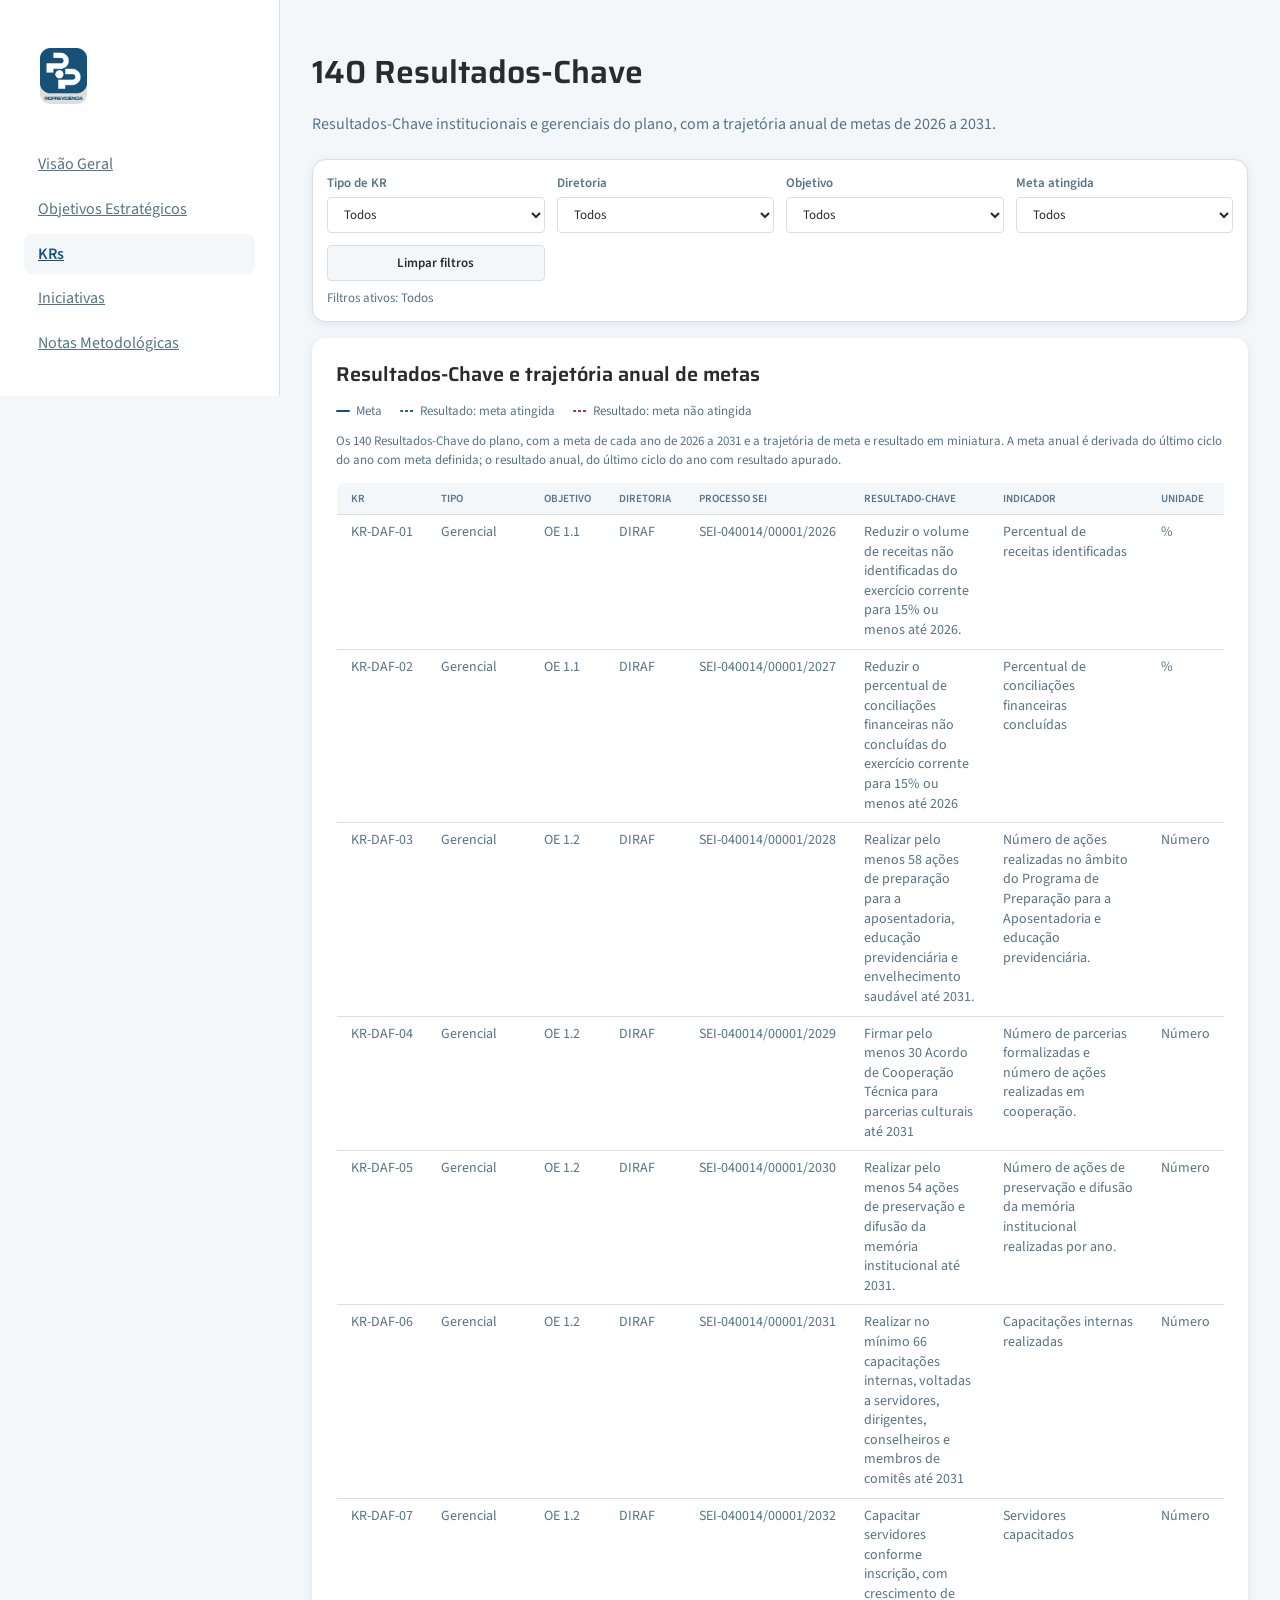
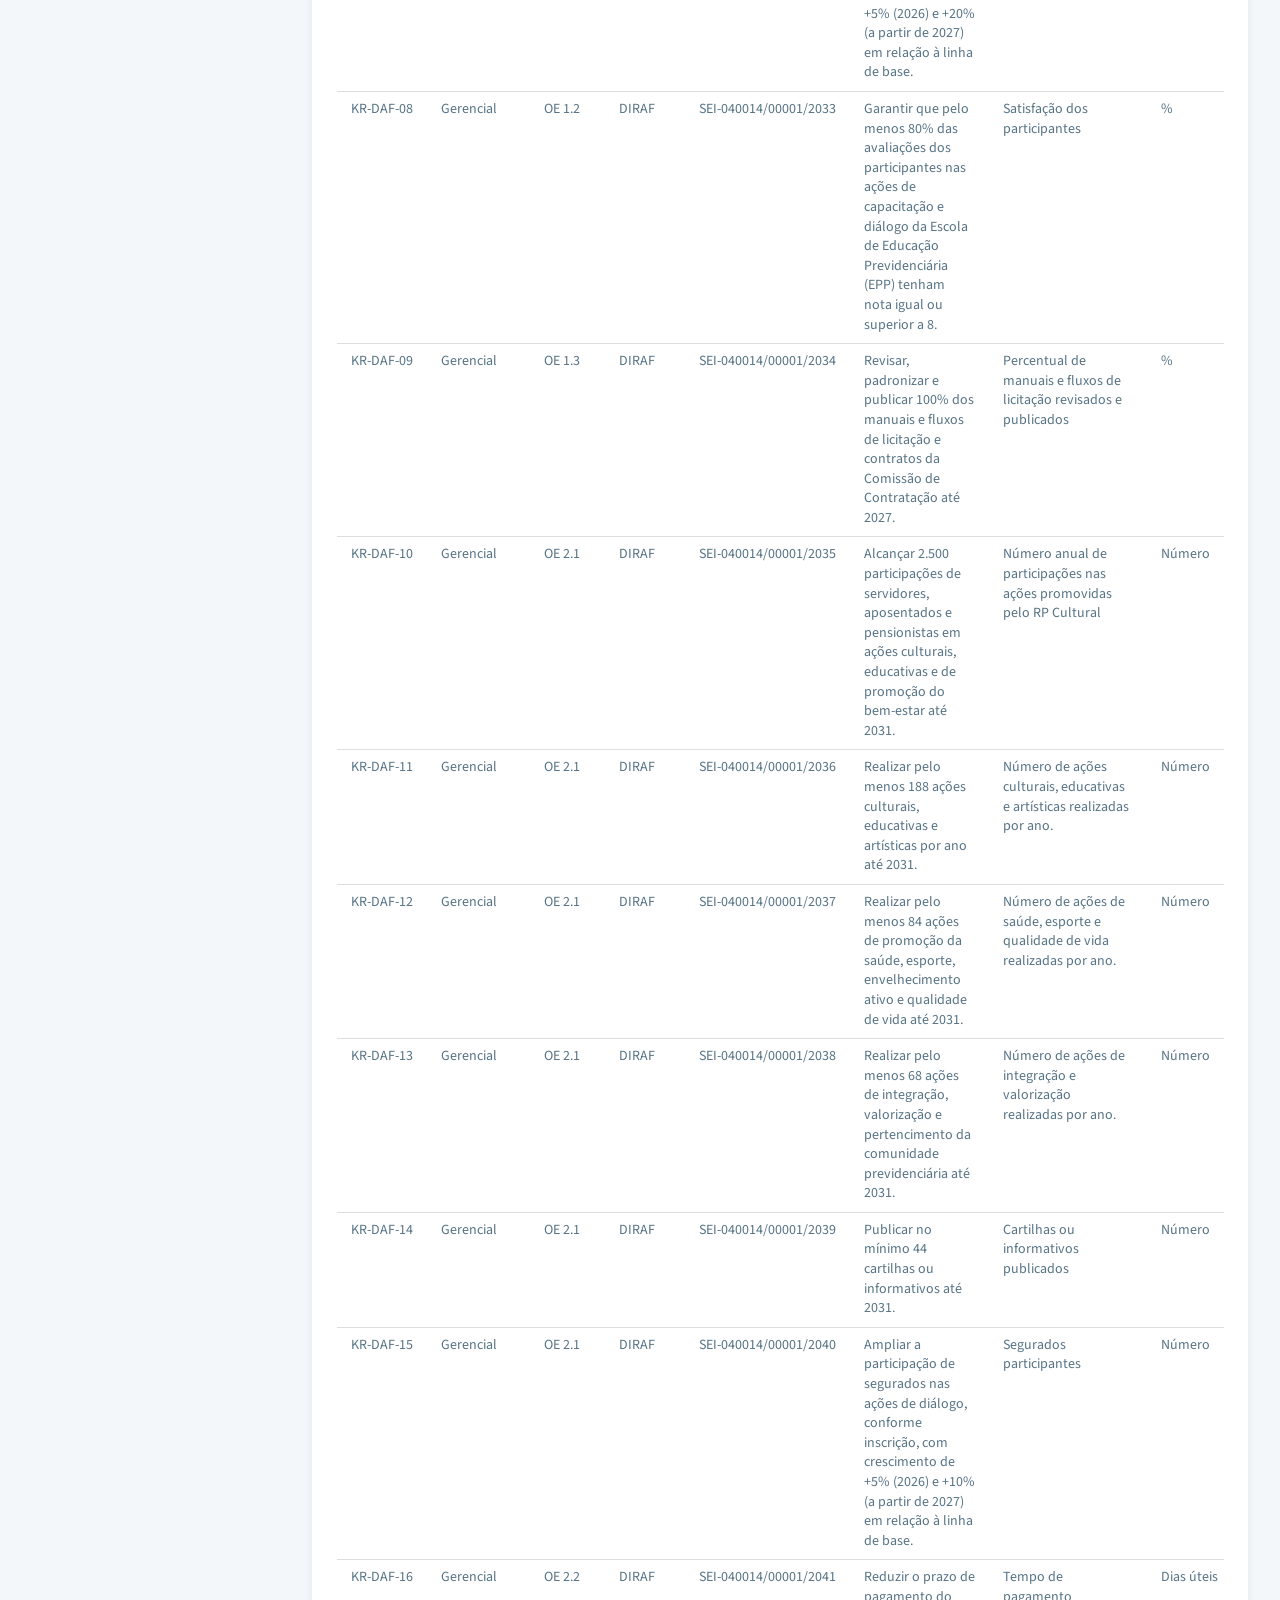
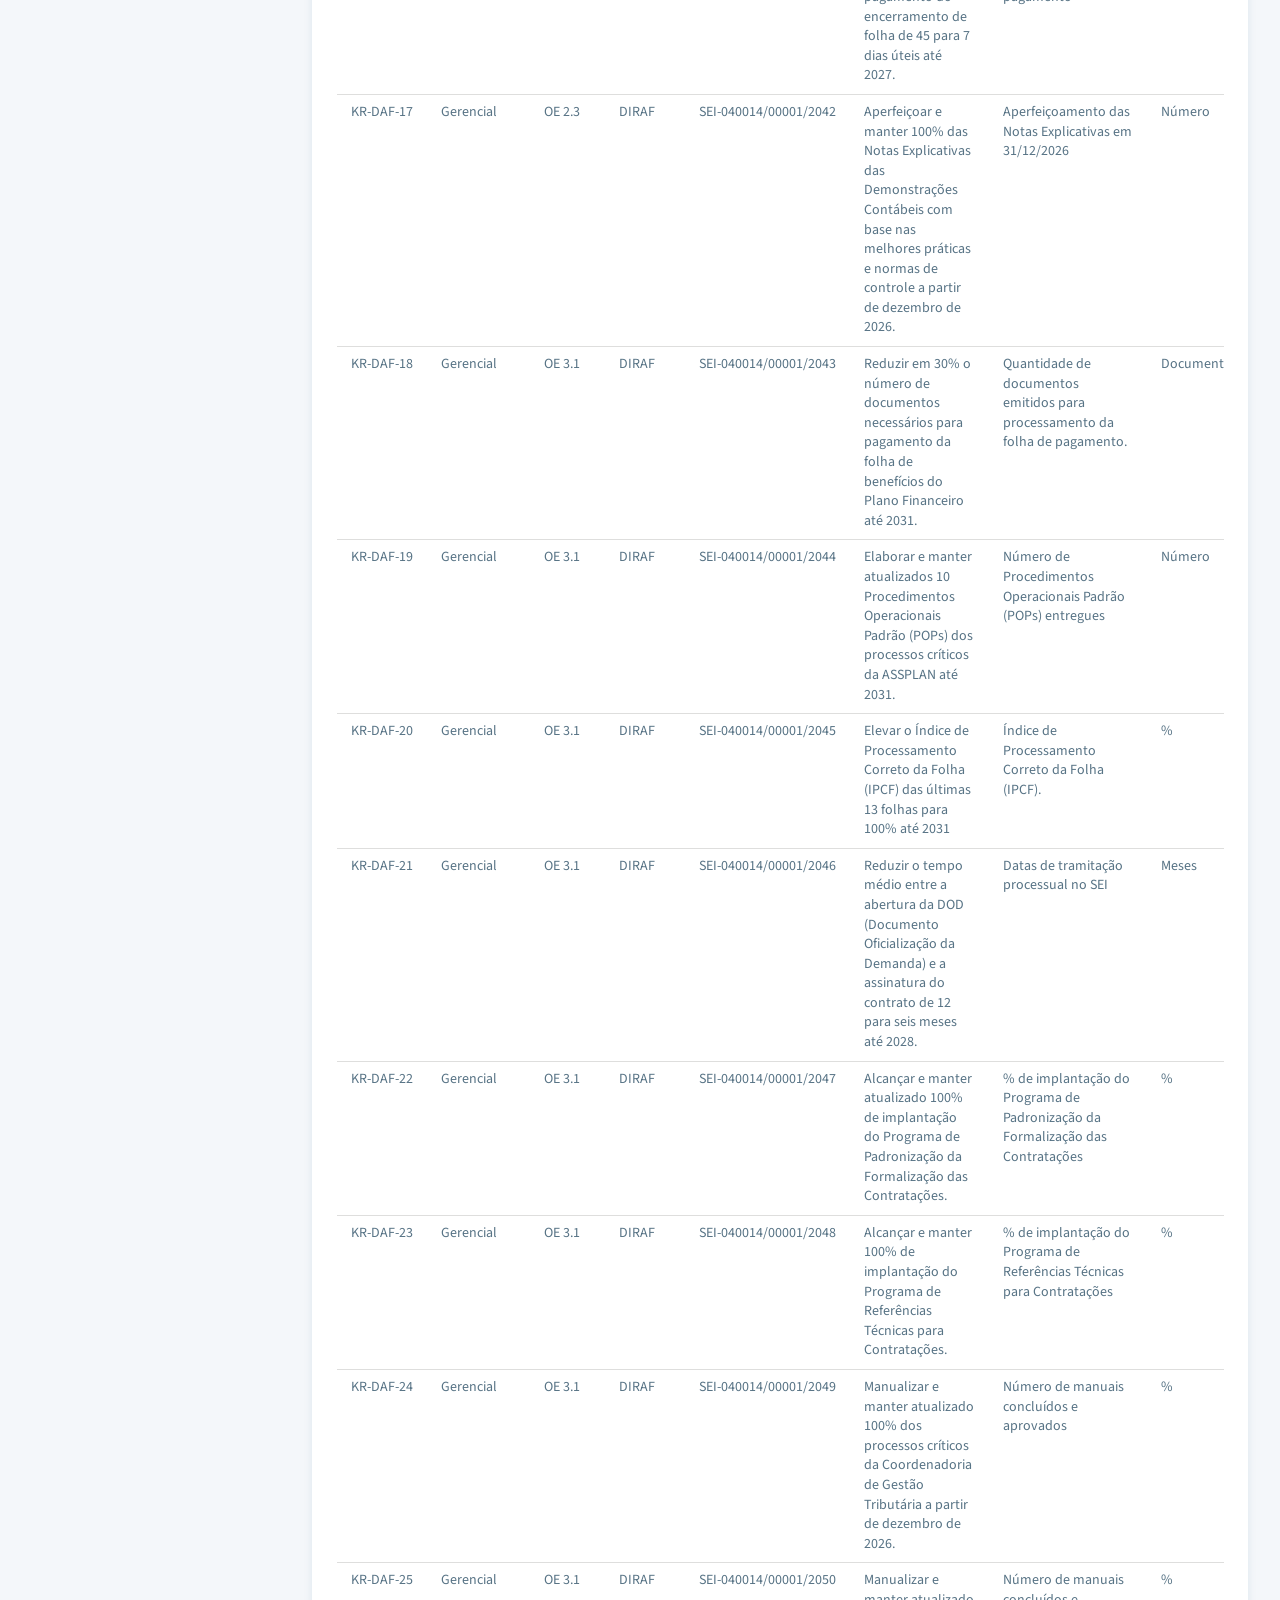
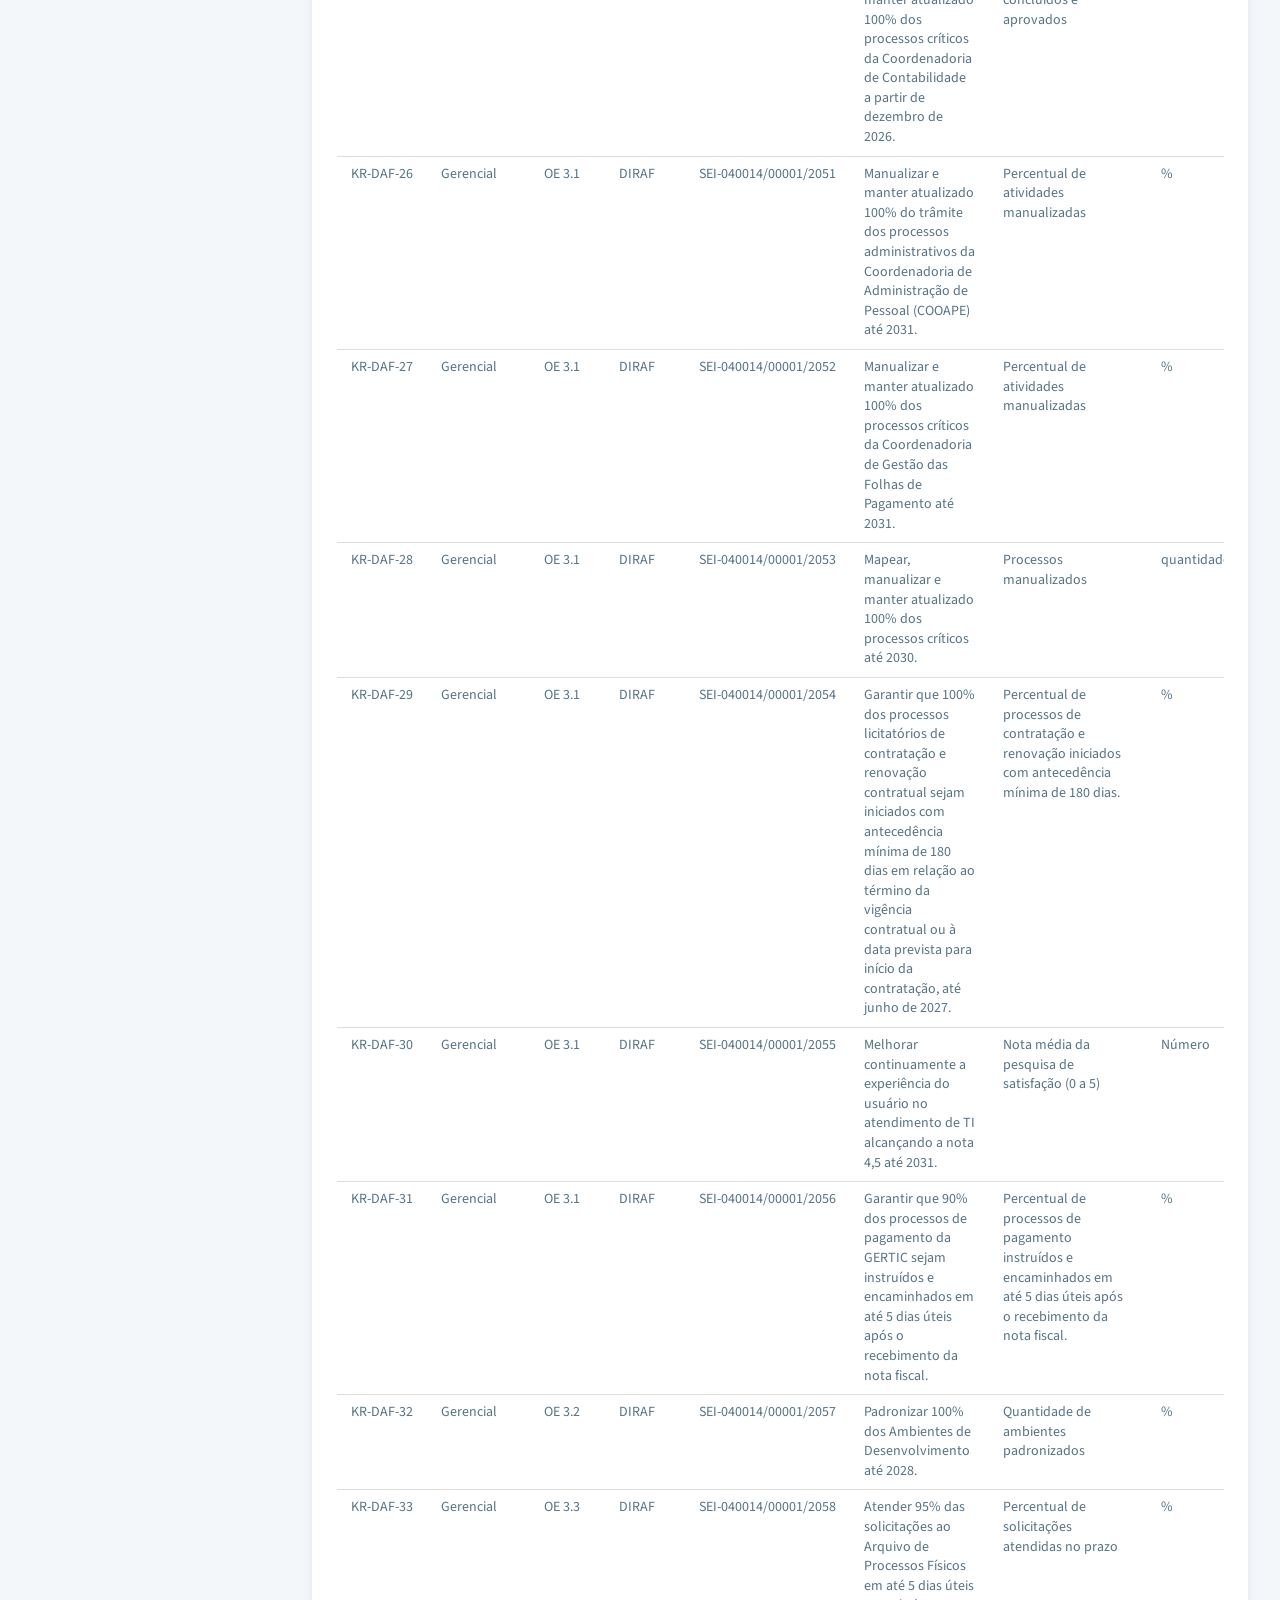
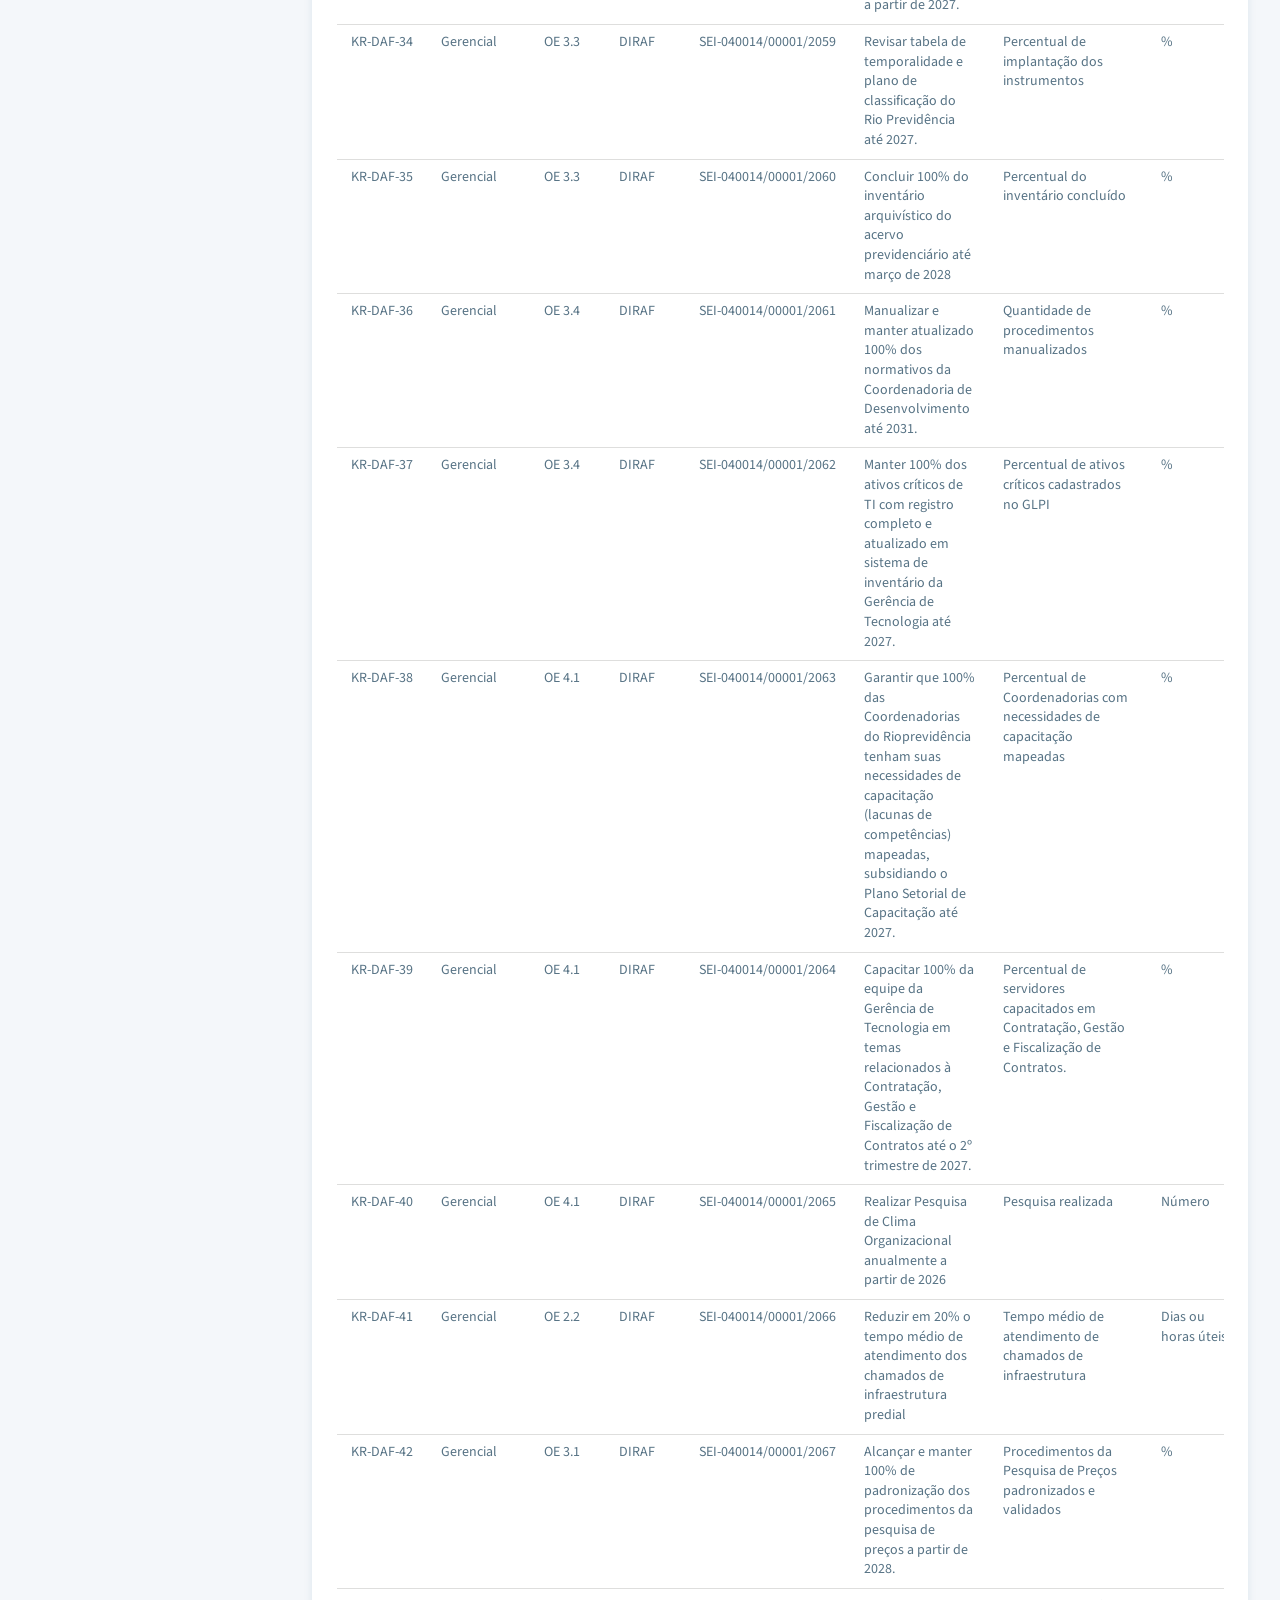
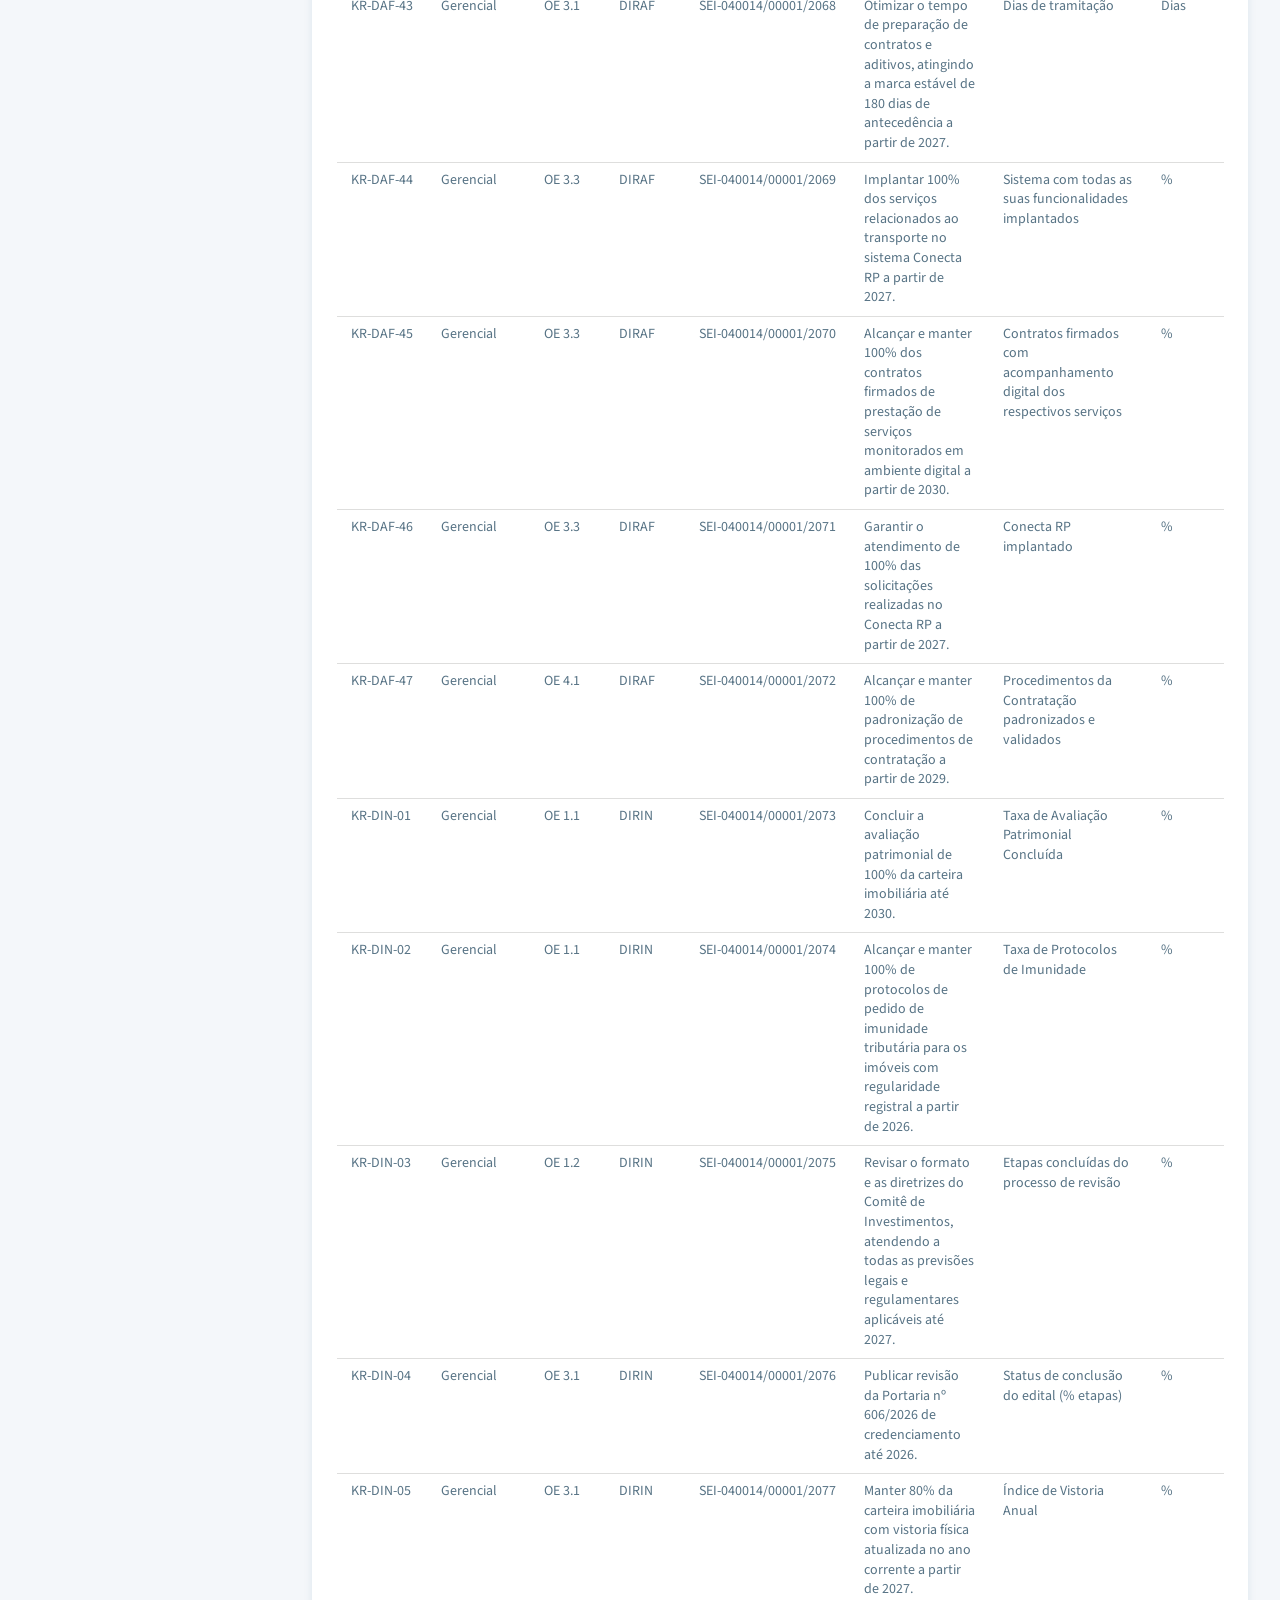
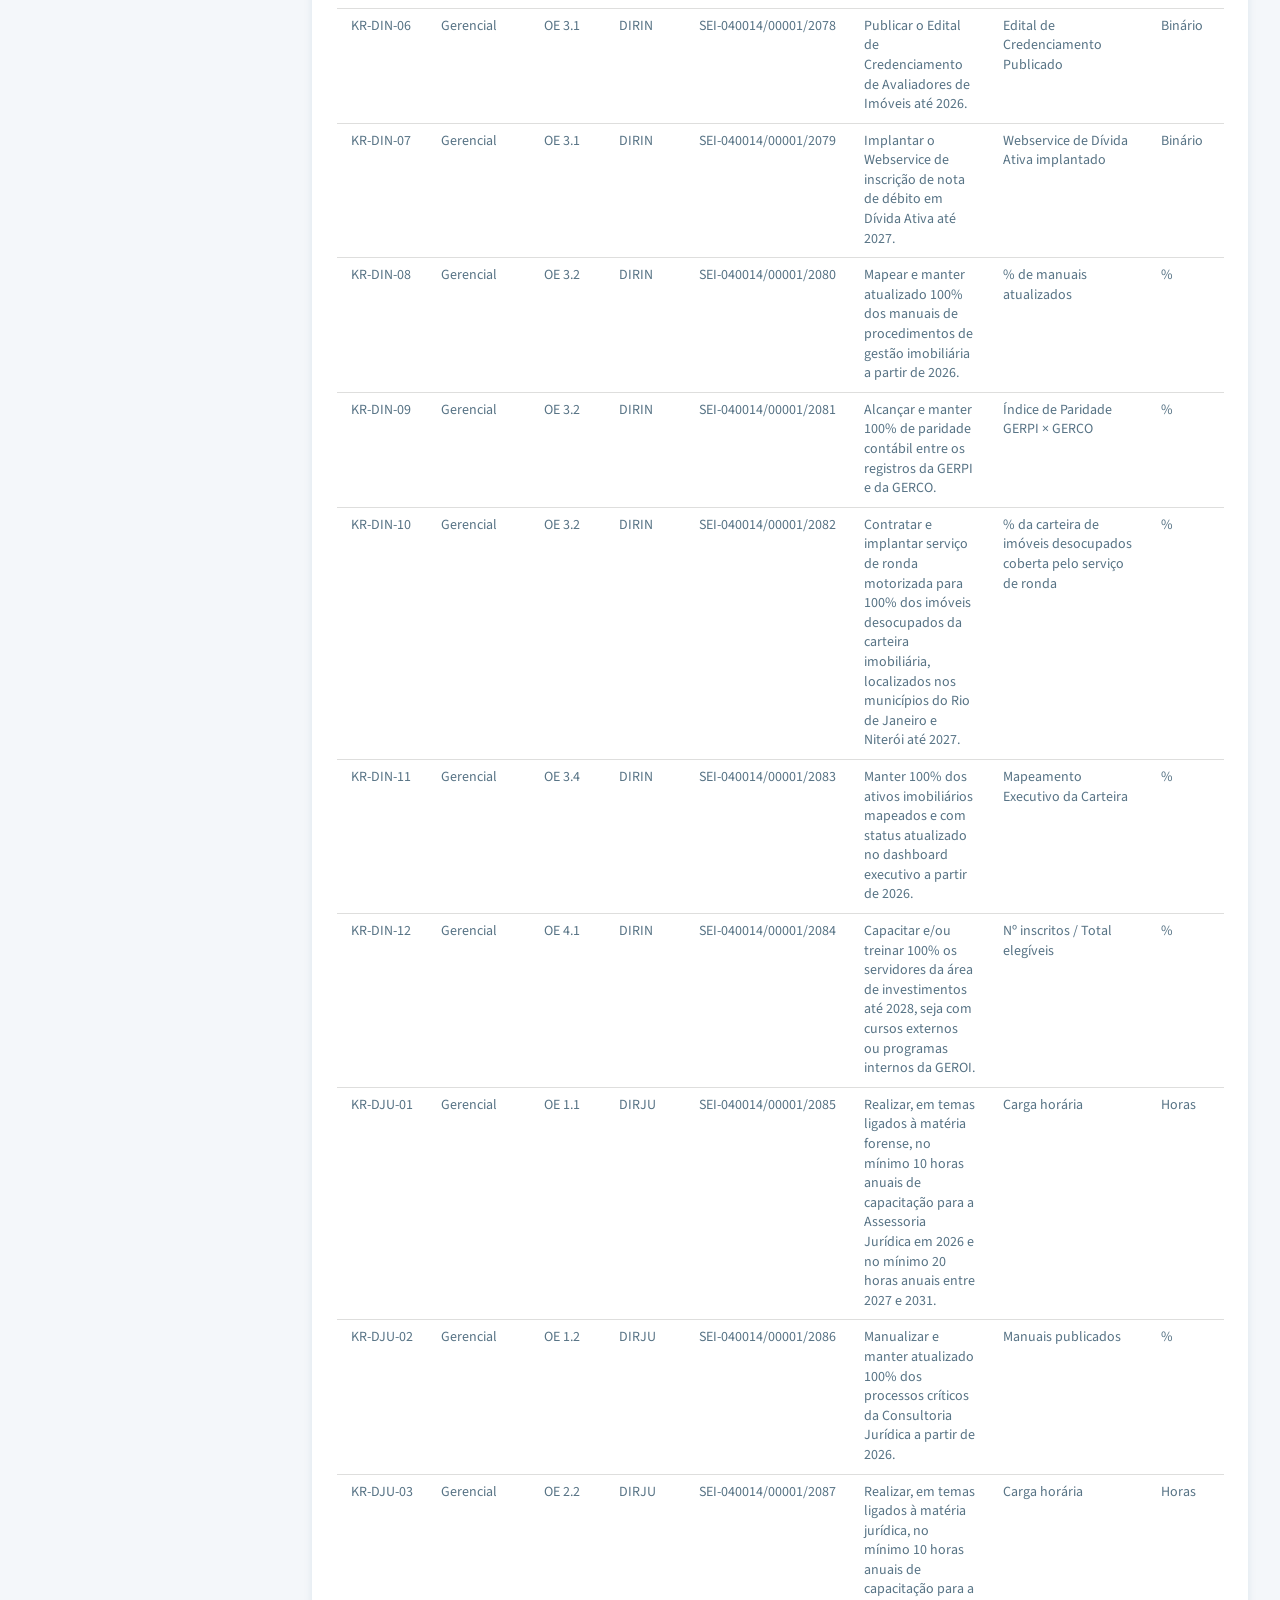
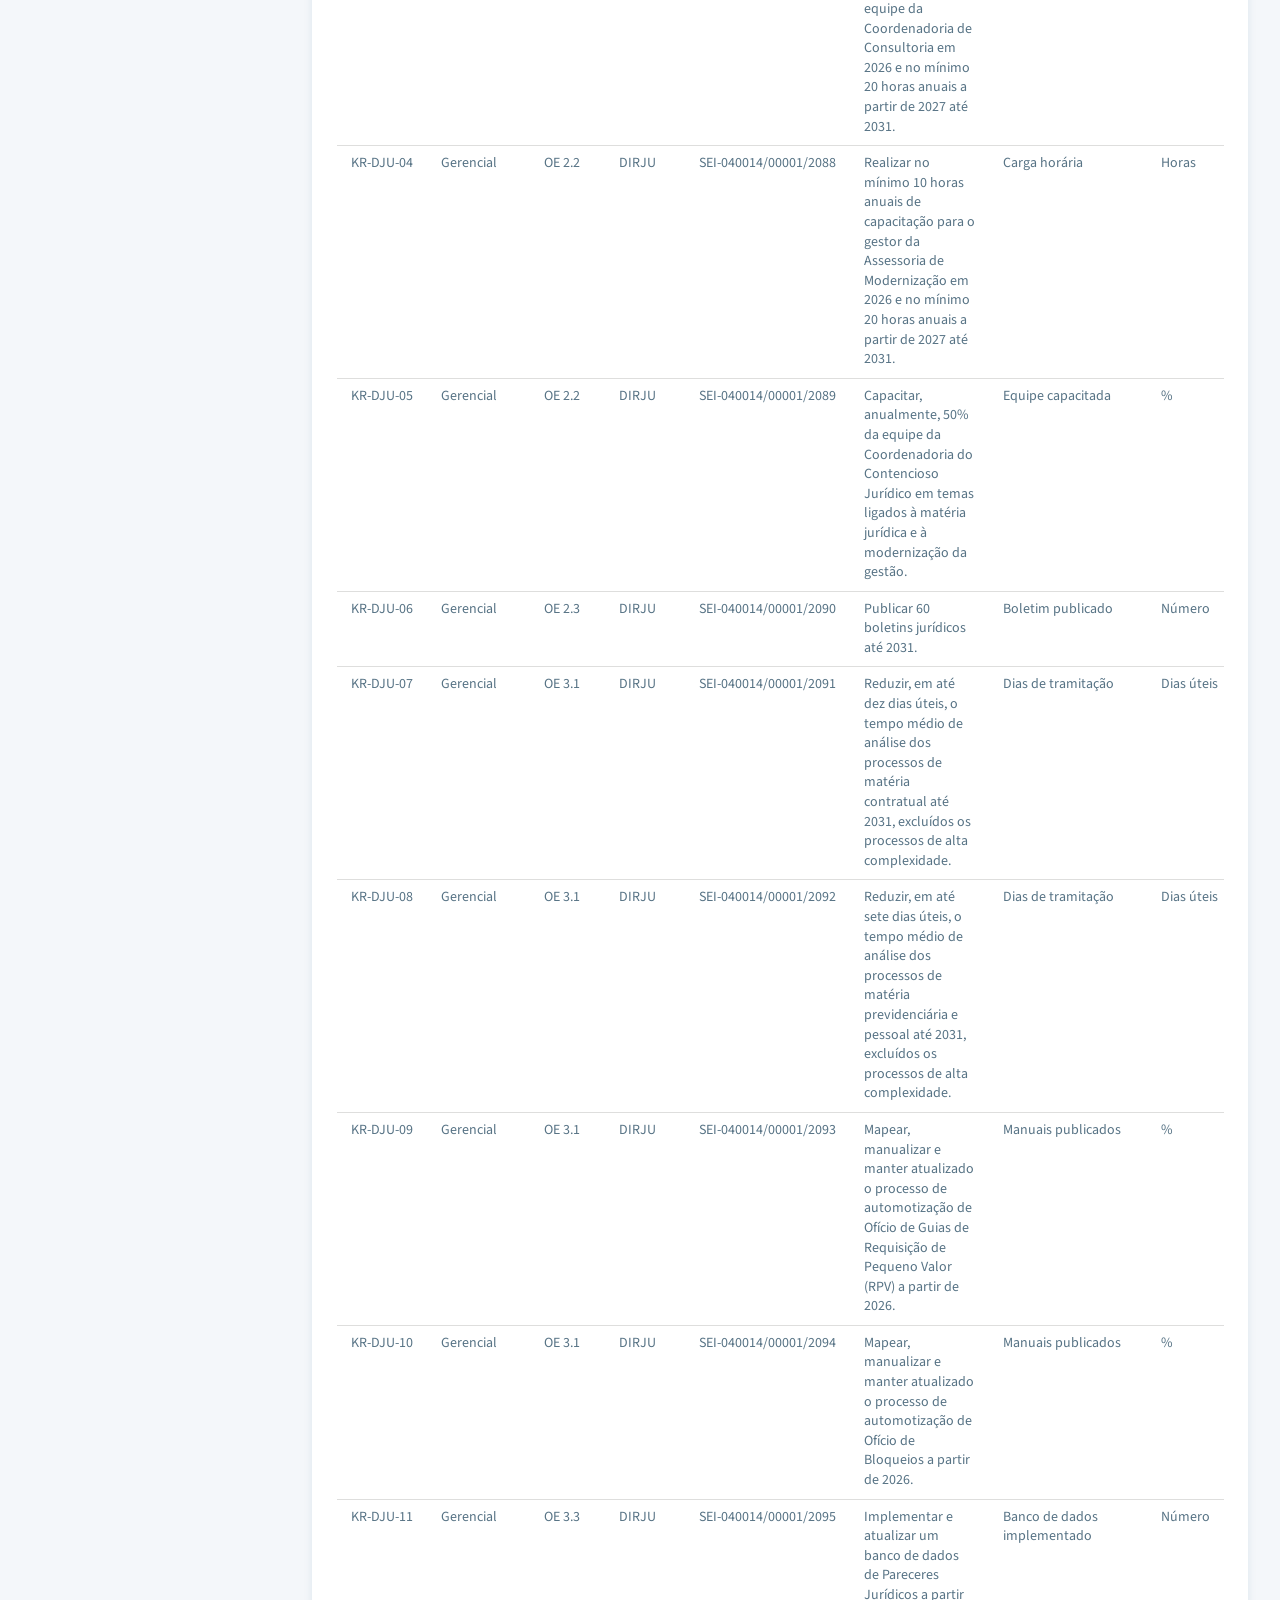
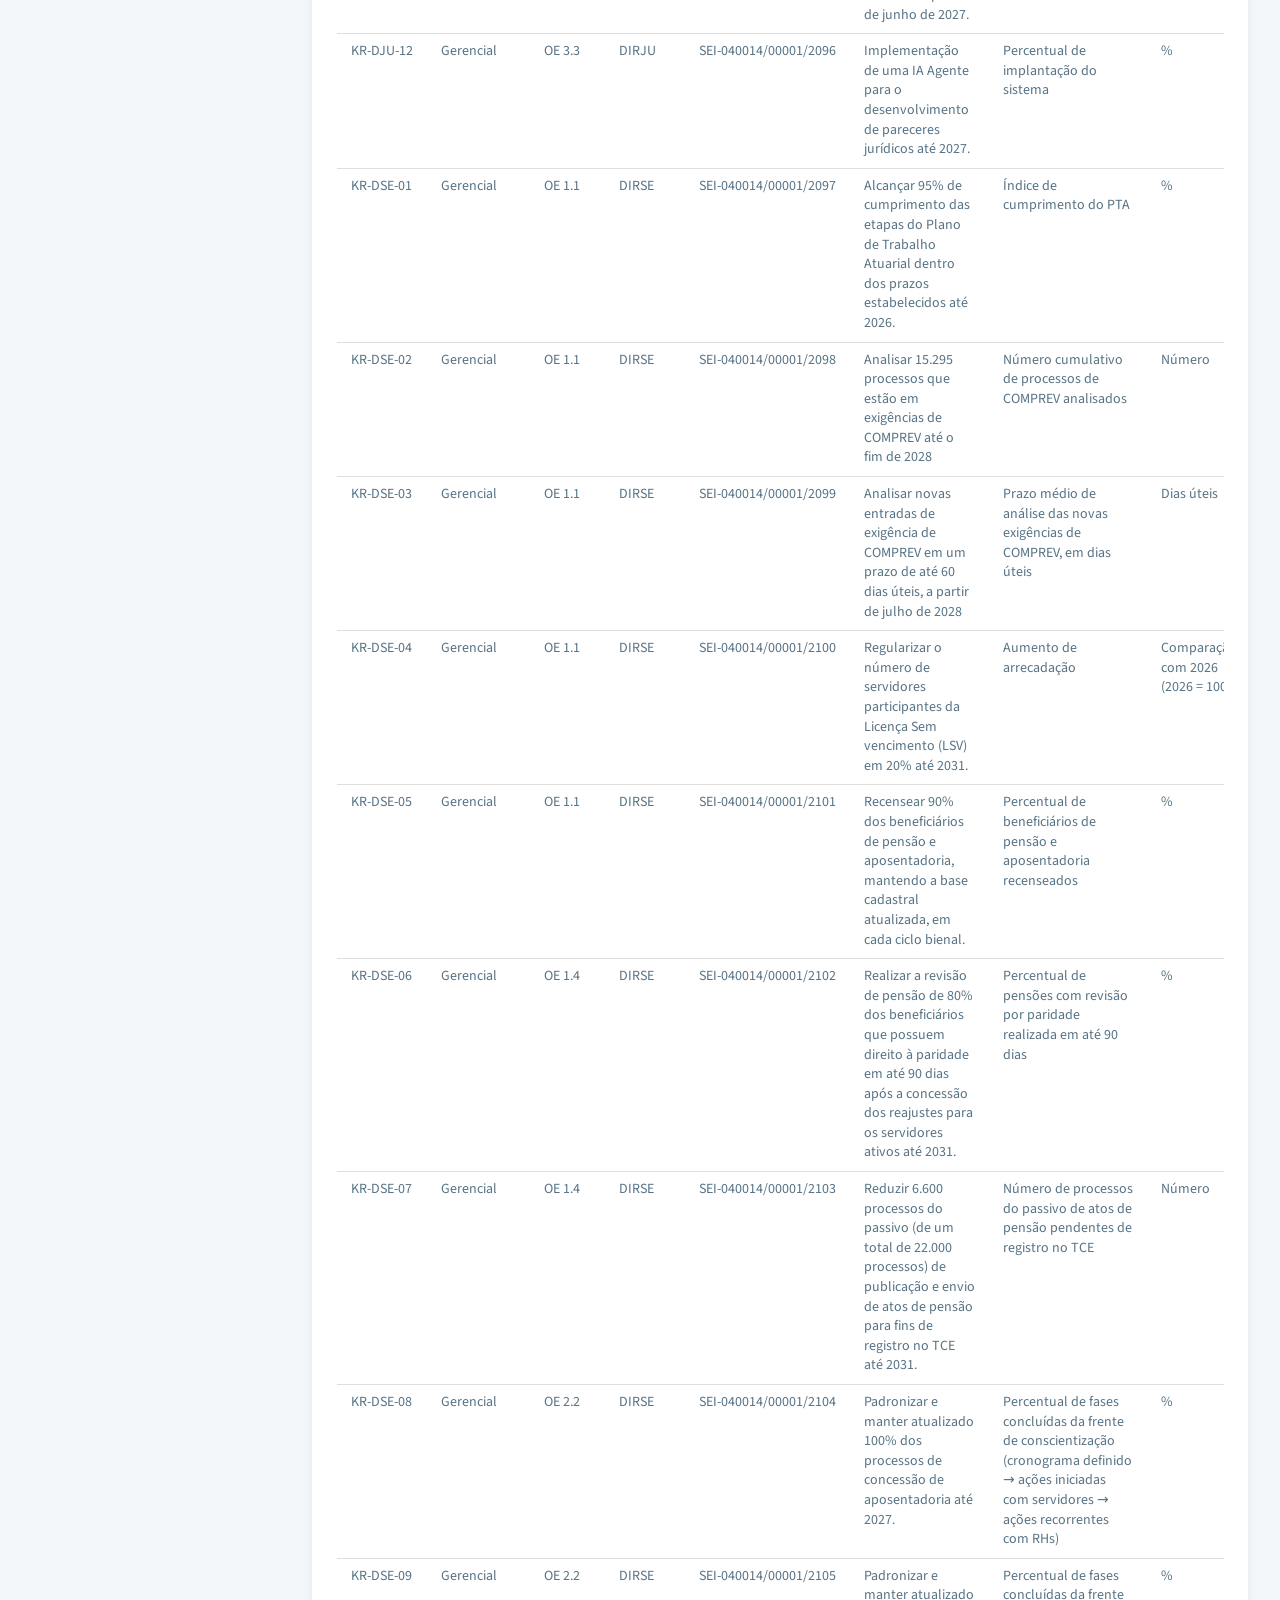
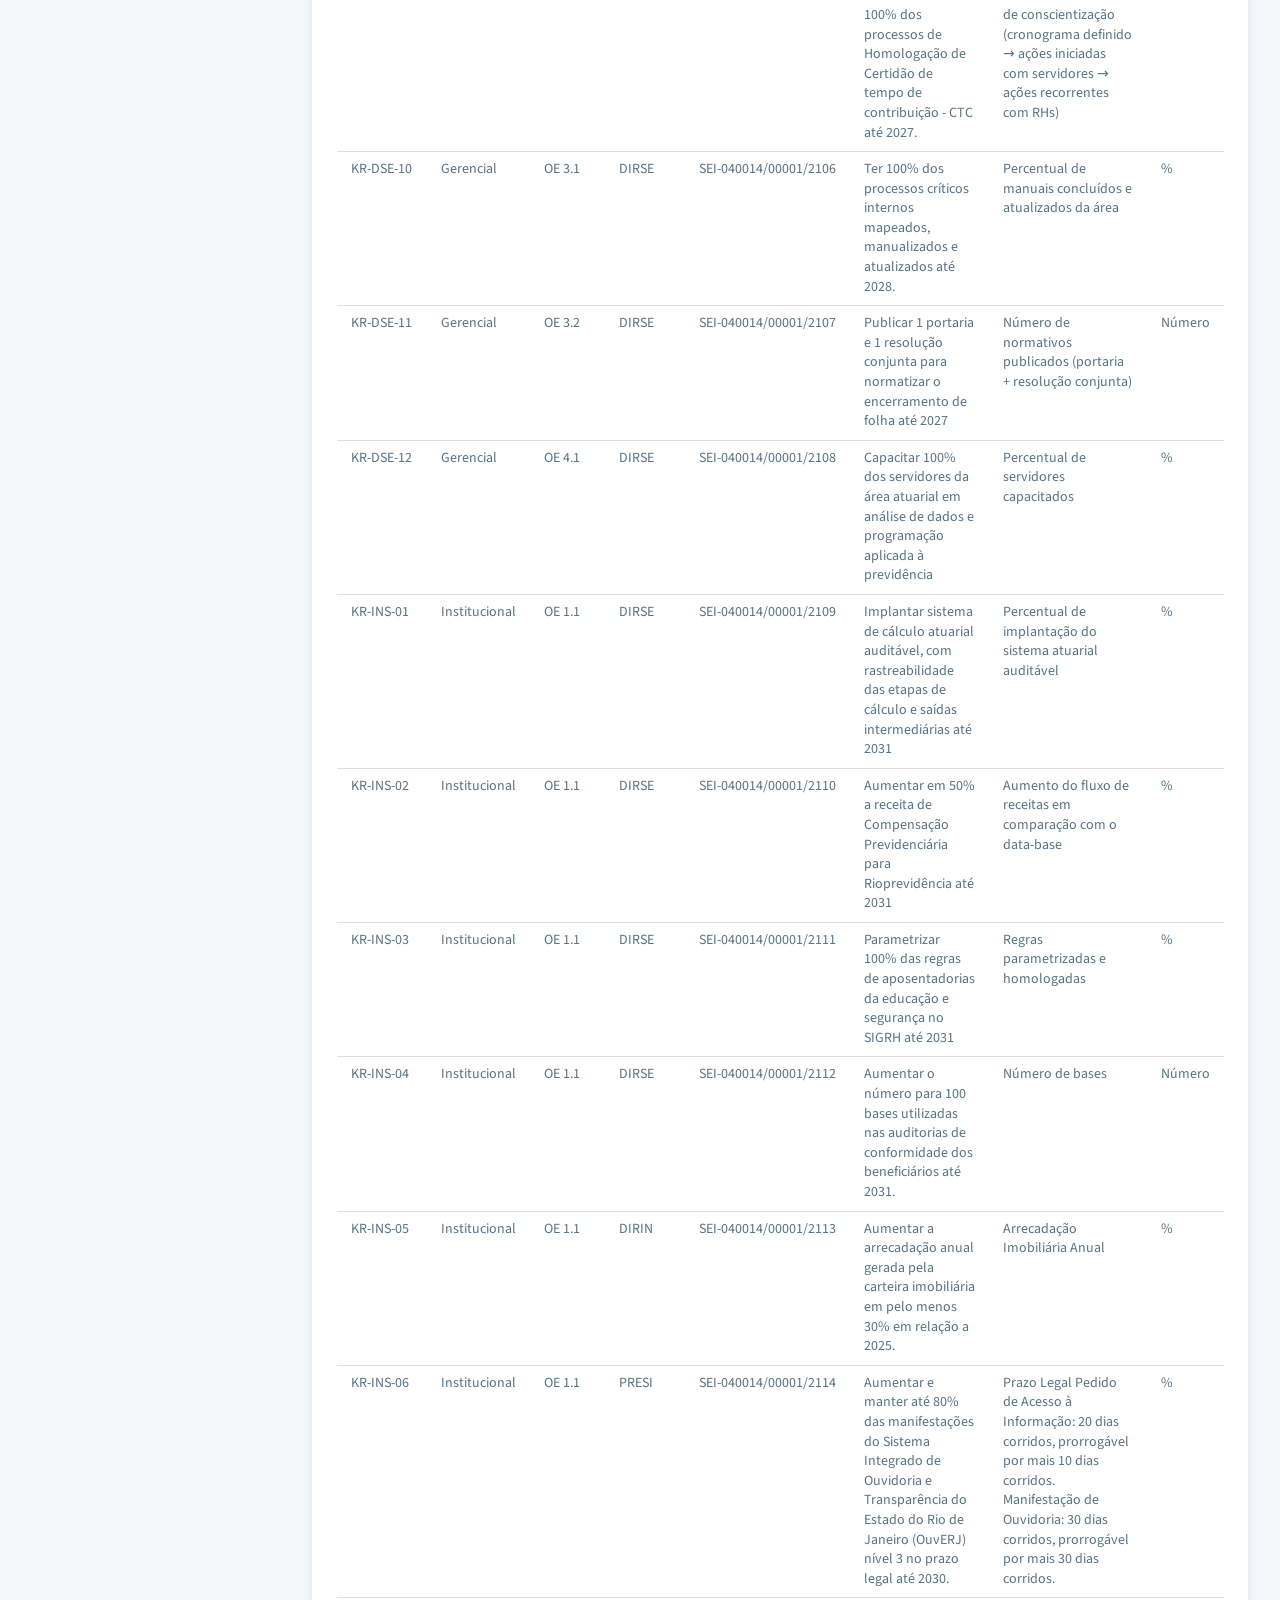
<file: krs.html>
<!DOCTYPE html>
<html lang="pt-BR">

<head>
  <meta charset="utf-8">
  <meta
    name="viewport"
    content="width=device-width, initial-scale=1.0"
  >

  <title>Planejamento Estratégico 2026–2031</title>

  <link rel="stylesheet" href="assets/css/tokens.css">
  <link rel="stylesheet" href="assets/css/main.css">
  
  <link rel="icon" type="image/png" href="assets/img/marca/rioprev-vertical-policromatica.png">
</head>

<body>

  <a class="pular-conteudo" href="#conteudo">Pular para o conteúdo</a>

  

  <div class="layout">

    <aside class="sidebar">

      <div class="brand">
        <img
          class="brand-logo"
          src="assets/img/marca/rioprev-vertical-policromatica.png"
          alt="Rioprevidência — Fundo Único de Previdência Social do Estado do Rio de Janeiro"
          width="47"
          height="56"
        >
      </div>

      <nav class="menu" aria-label="Navegação principal">
        <a class="menu-item" href="index.html">Visão Geral</a>
        <a class="menu-item" href="objetivos.html">Objetivos Estratégicos</a>
        <a class="menu-item active" href="krs.html" aria-current="page">KRs</a>
        <a class="menu-item" href="iniciativas.html">Iniciativas</a>
        <a class="menu-item" href="notas.html">Notas Metodológicas</a>
      </nav>

    </aside>

    <main class="content" id="conteudo">

      <header class="topbar">
        <div>
          <h1>140 Resultados-Chave</h1>
          <p>Resultados-Chave institucionais e gerenciais do plano, com a trajetória anual de metas de 2026 a 2031.</p>
        </div>
      </header>

      
    
    <section class="filters-panel compact" aria-label="Filtros de KRs">
      <div class="filters-grid">
        
            <label class="filter-field">
              <span>Tipo de KR</span>
              <select data-filter="tipo">
                <option value="">Todos</option>
<option value="Gerencial">Gerencial</option>
<option value="Institucional">Institucional</option>
              </select>
            </label>
        
            <label class="filter-field">
              <span>Diretoria</span>
              <select data-filter="diretoria">
                <option value="">Todos</option>
<option value="DAF">DIRAF</option>
<option value="DIN">DIRIN</option>
<option value="DJU">DIRJU</option>
<option value="DSE">DIRSE</option>
<option value="PRE">PRESI</option>
              </select>
            </label>
        
            <label class="filter-field">
              <span>Objetivo</span>
              <select data-filter="objetivo">
                <option value="">Todos</option>
<option value="OE 1.1">OE 1.1</option>
<option value="OE 1.2">OE 1.2</option>
<option value="OE 1.3">OE 1.3</option>
<option value="OE 1.4">OE 1.4</option>
<option value="OE 2.1">OE 2.1</option>
<option value="OE 2.2">OE 2.2</option>
<option value="OE 2.3">OE 2.3</option>
<option value="OE 3.1">OE 3.1</option>
<option value="OE 3.2">OE 3.2</option>
<option value="OE 3.3">OE 3.3</option>
<option value="OE 3.4">OE 3.4</option>
<option value="OE 4.1">OE 4.1</option>
              </select>
            </label>
        
        <label class="filter-field">
          <span>Meta atingida</span>
          <select data-filter="meta">
            <option value="">Todos</option>
<option value="atingida">Meta atingida</option>
<option value="nao-atingida">Meta não atingida</option>
<option value="aguardando">Aguardando apuração</option>
          </select>
        </label>
    

        <button class="filters-clear" type="button" data-clear-filters>
          Limpar filtros
        </button>
      </div>

      <p class="filters-active" data-active-filters aria-live="polite">
        Filtros ativos: Todos
      </p>
    </section>
    

    <section class="panel">
      <div class="panel-header">
        <h2>Resultados-Chave e trajetória anual de metas</h2>
      </div>

      <p class="kr-trajetoria-legenda">
        <span><i class="kr-trajetoria-swatch kr-trajetoria-swatch--meta"></i> Meta</span>
        <span><i class="kr-trajetoria-swatch kr-trajetoria-swatch--resultado-positivo"></i>
          Resultado: meta atingida</span>
        <span><i class="kr-trajetoria-swatch kr-trajetoria-swatch--resultado-critico"></i>
          Resultado: meta não atingida</span>
      </p>

      <p class="table-description">
        Os 140 Resultados-Chave do plano, com a meta de cada ano
        de 2026 a 2031 e a trajetória de meta e resultado em miniatura.
        A meta anual é derivada do último ciclo do ano com meta definida;
        o resultado anual, do último ciclo do ano com resultado apurado.
      </p>

      <div class="table-wrap">
        <table class="executive-table kr-table">
          <caption class="oculto-visual">
            Resultados-Chave e trajetória anual de metas
          </caption>

          <thead>
            <tr>
              <th scope="col" class="kr-col-nowrap">KR</th>
              <th scope="col" class="kr-col-nowrap">Tipo</th>
              <th scope="col" class="kr-col-nowrap">Objetivo</th>
              <th scope="col" class="kr-col-nowrap">Diretoria</th>
              <th scope="col" class="kr-col-nowrap">Processo SEI</th>
              <th scope="col">Resultado-chave</th>
              <th scope="col">Indicador</th>
              <th scope="col" class="kr-col-unidade">Unidade</th>
              <th scope="col" class="kr-col-nowrap">Linha de base</th>
              <th scope='col' class="kr-col-nowrap">2026</th><th scope='col' class="kr-col-nowrap">2027</th><th scope='col' class="kr-col-nowrap">2028</th><th scope='col' class="kr-col-nowrap">2029</th><th scope='col' class="kr-col-nowrap">2030</th><th scope='col' class="kr-col-nowrap">2031</th>
              <th scope="col">Trajetória</th>
            </tr>
          </thead>

          <tbody>
            
            <tr
              class="kr-row"
              data-tipo="Gerencial"
              data-diretoria="DAF"
              data-objetivo="OE 1.1"
              data-meta="aguardando"
            >
              <td class="kr-col-nowrap">KR-DAF-01</td>
              <td class="kr-col-nowrap">Gerencial</td>
              <td class="kr-col-nowrap">OE 1.1</td>
              <td class="kr-col-nowrap">DIRAF</td>
              <td class="kr-col-nowrap">SEI-040014/00001/2026</td>
              <td class="kr-col-descricao">Reduzir o volume de receitas não identificadas do exercício corrente para 15% ou menos até 2026.</td>
              <td class="kr-col-indicador">Percentual de receitas identificadas</td>
              <td class="kr-col-unidade">%</td>
              <td class="kr-col-nowrap">60%</td>
              <td class="kr-col-nowrap"><span class="kr-meta">15%</span><span class="kr-resultado kr-resultado--vazio">—</span></td><td class="kr-col-nowrap"><span class="kr-meta">15%</span><span class="kr-resultado kr-resultado--vazio">—</span></td><td class="kr-col-nowrap"><span class="kr-meta">15%</span><span class="kr-resultado kr-resultado--vazio">—</span></td><td class="kr-col-nowrap"><span class="kr-meta">15%</span><span class="kr-resultado kr-resultado--vazio">—</span></td><td class="kr-col-nowrap"><span class="kr-meta">15%</span><span class="kr-resultado kr-resultado--vazio">—</span></td><td class="kr-col-nowrap"><span class="kr-meta">15%</span><span class="kr-resultado kr-resultado--vazio">—</span></td>
              <td><svg class="kr-trajetoria" role="img" aria-label="Trajetória de KR-DAF-01, 2026 a 2031. Meta: 2026 15%, 2027 15%, 2028 15%, 2029 15%, 2030 15%, 2031 15%. Resultado: sem apuração em nenhum ano." width="120" height="32" viewBox="0 0 120 32"><path d="M4.0,16.0 L26.4,16.0 L48.8,16.0 L71.2,16.0 L93.6,16.0 L116.0,16.0" fill="none" stroke="var(--marca-principal)" stroke-width="2" stroke-linecap="round" stroke-linejoin="round" /></svg></td>
            </tr>
    
            <tr
              class="kr-row"
              data-tipo="Gerencial"
              data-diretoria="DAF"
              data-objetivo="OE 1.1"
              data-meta="aguardando"
            >
              <td class="kr-col-nowrap">KR-DAF-02</td>
              <td class="kr-col-nowrap">Gerencial</td>
              <td class="kr-col-nowrap">OE 1.1</td>
              <td class="kr-col-nowrap">DIRAF</td>
              <td class="kr-col-nowrap">SEI-040014/00001/2027</td>
              <td class="kr-col-descricao">Reduzir o percentual de conciliações financeiras não concluídas do exercício corrente para 15% ou menos até 2026</td>
              <td class="kr-col-indicador">Percentual de conciliações financeiras concluídas</td>
              <td class="kr-col-unidade">%</td>
              <td class="kr-col-nowrap">60%</td>
              <td class="kr-col-nowrap"><span class="kr-meta">15%</span><span class="kr-resultado kr-resultado--vazio">—</span></td><td class="kr-col-nowrap"><span class="kr-meta">15%</span><span class="kr-resultado kr-resultado--vazio">—</span></td><td class="kr-col-nowrap"><span class="kr-meta">15%</span><span class="kr-resultado kr-resultado--vazio">—</span></td><td class="kr-col-nowrap"><span class="kr-meta">15%</span><span class="kr-resultado kr-resultado--vazio">—</span></td><td class="kr-col-nowrap"><span class="kr-meta">15%</span><span class="kr-resultado kr-resultado--vazio">—</span></td><td class="kr-col-nowrap"><span class="kr-meta">15%</span><span class="kr-resultado kr-resultado--vazio">—</span></td>
              <td><svg class="kr-trajetoria" role="img" aria-label="Trajetória de KR-DAF-02, 2026 a 2031. Meta: 2026 15%, 2027 15%, 2028 15%, 2029 15%, 2030 15%, 2031 15%. Resultado: sem apuração em nenhum ano." width="120" height="32" viewBox="0 0 120 32"><path d="M4.0,16.0 L26.4,16.0 L48.8,16.0 L71.2,16.0 L93.6,16.0 L116.0,16.0" fill="none" stroke="var(--marca-principal)" stroke-width="2" stroke-linecap="round" stroke-linejoin="round" /></svg></td>
            </tr>
    
            <tr
              class="kr-row"
              data-tipo="Gerencial"
              data-diretoria="DAF"
              data-objetivo="OE 1.2"
              data-meta="aguardando"
            >
              <td class="kr-col-nowrap">KR-DAF-03</td>
              <td class="kr-col-nowrap">Gerencial</td>
              <td class="kr-col-nowrap">OE 1.2</td>
              <td class="kr-col-nowrap">DIRAF</td>
              <td class="kr-col-nowrap">SEI-040014/00001/2028</td>
              <td class="kr-col-descricao">Realizar pelo menos 58 ações de preparação para a aposentadoria, educação previdenciária e envelhecimento saudável até 2031.</td>
              <td class="kr-col-indicador">Número de ações realizadas no âmbito do Programa de Preparação para a Aposentadoria e educação previdenciária.</td>
              <td class="kr-col-unidade">Número</td>
              <td class="kr-col-nowrap">0</td>
              <td class="kr-col-nowrap"><span class="kr-meta">1</span><span class="kr-resultado kr-resultado--vazio">—</span></td><td class="kr-col-nowrap"><span class="kr-meta">9</span><span class="kr-resultado kr-resultado--vazio">—</span></td><td class="kr-col-nowrap"><span class="kr-meta">18</span><span class="kr-resultado kr-resultado--vazio">—</span></td><td class="kr-col-nowrap"><span class="kr-meta">29</span><span class="kr-resultado kr-resultado--vazio">—</span></td><td class="kr-col-nowrap"><span class="kr-meta">42</span><span class="kr-resultado kr-resultado--vazio">—</span></td><td class="kr-col-nowrap"><span class="kr-meta">58</span><span class="kr-resultado kr-resultado--vazio">—</span></td>
              <td><svg class="kr-trajetoria" role="img" aria-label="Trajetória de KR-DAF-03, 2026 a 2031. Meta: 2026 1, 2027 9, 2028 18, 2029 29, 2030 42, 2031 58. Resultado: sem apuração em nenhum ano." width="120" height="32" viewBox="0 0 120 32"><path d="M4.0,27.0 L26.4,23.9 L48.8,20.4 L71.2,16.2 L93.6,11.2 L116.0,5.0" fill="none" stroke="var(--marca-principal)" stroke-width="2" stroke-linecap="round" stroke-linejoin="round" /></svg></td>
            </tr>
    
            <tr
              class="kr-row"
              data-tipo="Gerencial"
              data-diretoria="DAF"
              data-objetivo="OE 1.2"
              data-meta="aguardando"
            >
              <td class="kr-col-nowrap">KR-DAF-04</td>
              <td class="kr-col-nowrap">Gerencial</td>
              <td class="kr-col-nowrap">OE 1.2</td>
              <td class="kr-col-nowrap">DIRAF</td>
              <td class="kr-col-nowrap">SEI-040014/00001/2029</td>
              <td class="kr-col-descricao">Firmar pelo menos 30 Acordo de Cooperação Técnica para parcerias culturais até 2031</td>
              <td class="kr-col-indicador">Número de parcerias formalizadas e número de ações realizadas em cooperação.</td>
              <td class="kr-col-unidade">Número</td>
              <td class="kr-col-nowrap">0</td>
              <td class="kr-col-nowrap"><span class="kr-meta">3</span><span class="kr-resultado kr-resultado--vazio">—</span></td><td class="kr-col-nowrap"><span class="kr-meta">9</span><span class="kr-resultado kr-resultado--vazio">—</span></td><td class="kr-col-nowrap"><span class="kr-meta">13</span><span class="kr-resultado kr-resultado--vazio">—</span></td><td class="kr-col-nowrap"><span class="kr-meta">18</span><span class="kr-resultado kr-resultado--vazio">—</span></td><td class="kr-col-nowrap"><span class="kr-meta">24</span><span class="kr-resultado kr-resultado--vazio">—</span></td><td class="kr-col-nowrap"><span class="kr-meta">30</span><span class="kr-resultado kr-resultado--vazio">—</span></td>
              <td><svg class="kr-trajetoria" role="img" aria-label="Trajetória de KR-DAF-04, 2026 a 2031. Meta: 2026 3, 2027 9, 2028 13, 2029 18, 2030 24, 2031 30. Resultado: sem apuração em nenhum ano." width="120" height="32" viewBox="0 0 120 32"><path d="M4.0,27.0 L26.4,22.1 L48.8,18.9 L71.2,14.8 L93.6,9.9 L116.0,5.0" fill="none" stroke="var(--marca-principal)" stroke-width="2" stroke-linecap="round" stroke-linejoin="round" /></svg></td>
            </tr>
    
            <tr
              class="kr-row"
              data-tipo="Gerencial"
              data-diretoria="DAF"
              data-objetivo="OE 1.2"
              data-meta="aguardando"
            >
              <td class="kr-col-nowrap">KR-DAF-05</td>
              <td class="kr-col-nowrap">Gerencial</td>
              <td class="kr-col-nowrap">OE 1.2</td>
              <td class="kr-col-nowrap">DIRAF</td>
              <td class="kr-col-nowrap">SEI-040014/00001/2030</td>
              <td class="kr-col-descricao">Realizar pelo menos 54 ações  de preservação e difusão da memória institucional até 2031.</td>
              <td class="kr-col-indicador">Número de ações de preservação e difusão da memória institucional realizadas por ano.</td>
              <td class="kr-col-unidade">Número</td>
              <td class="kr-col-nowrap">0</td>
              <td class="kr-col-nowrap"><span class="kr-meta">4</span><span class="kr-resultado kr-resultado--vazio">—</span></td><td class="kr-col-nowrap"><span class="kr-meta">14</span><span class="kr-resultado kr-resultado--vazio">—</span></td><td class="kr-col-nowrap"><span class="kr-meta">24</span><span class="kr-resultado kr-resultado--vazio">—</span></td><td class="kr-col-nowrap"><span class="kr-meta">34</span><span class="kr-resultado kr-resultado--vazio">—</span></td><td class="kr-col-nowrap"><span class="kr-meta">44</span><span class="kr-resultado kr-resultado--vazio">—</span></td><td class="kr-col-nowrap"><span class="kr-meta">54</span><span class="kr-resultado kr-resultado--vazio">—</span></td>
              <td><svg class="kr-trajetoria" role="img" aria-label="Trajetória de KR-DAF-05, 2026 a 2031. Meta: 2026 4, 2027 14, 2028 24, 2029 34, 2030 44, 2031 54. Resultado: sem apuração em nenhum ano." width="120" height="32" viewBox="0 0 120 32"><path d="M4.0,27.0 L26.4,22.6 L48.8,18.2 L71.2,13.8 L93.6,9.4 L116.0,5.0" fill="none" stroke="var(--marca-principal)" stroke-width="2" stroke-linecap="round" stroke-linejoin="round" /></svg></td>
            </tr>
    
            <tr
              class="kr-row"
              data-tipo="Gerencial"
              data-diretoria="DAF"
              data-objetivo="OE 1.2"
              data-meta="aguardando"
            >
              <td class="kr-col-nowrap">KR-DAF-06</td>
              <td class="kr-col-nowrap">Gerencial</td>
              <td class="kr-col-nowrap">OE 1.2</td>
              <td class="kr-col-nowrap">DIRAF</td>
              <td class="kr-col-nowrap">SEI-040014/00001/2031</td>
              <td class="kr-col-descricao">Realizar no mínimo 66 capacitações internas, voltadas a servidores, dirigentes, conselheiros e membros de comitês até 2031</td>
              <td class="kr-col-indicador">Capacitações internas realizadas</td>
              <td class="kr-col-unidade">Número</td>
              <td class="kr-col-nowrap">0</td>
              <td class="kr-col-nowrap"><span class="kr-meta">18</span><span class="kr-resultado kr-resultado--vazio">—</span></td><td class="kr-col-nowrap"><span class="kr-meta">42</span><span class="kr-resultado kr-resultado--vazio">—</span></td><td class="kr-col-nowrap"><span class="kr-meta">48</span><span class="kr-resultado kr-resultado--vazio">—</span></td><td class="kr-col-nowrap"><span class="kr-meta">54</span><span class="kr-resultado kr-resultado--vazio">—</span></td><td class="kr-col-nowrap"><span class="kr-meta">60</span><span class="kr-resultado kr-resultado--vazio">—</span></td><td class="kr-col-nowrap"><span class="kr-meta">66</span><span class="kr-resultado kr-resultado--vazio">—</span></td>
              <td><svg class="kr-trajetoria" role="img" aria-label="Trajetória de KR-DAF-06, 2026 a 2031. Meta: 2026 18, 2027 42, 2028 48, 2029 54, 2030 60, 2031 66. Resultado: sem apuração em nenhum ano." width="120" height="32" viewBox="0 0 120 32"><path d="M4.0,27.0 L26.4,16.0 L48.8,13.2 L71.2,10.5 L93.6,7.8 L116.0,5.0" fill="none" stroke="var(--marca-principal)" stroke-width="2" stroke-linecap="round" stroke-linejoin="round" /></svg></td>
            </tr>
    
            <tr
              class="kr-row"
              data-tipo="Gerencial"
              data-diretoria="DAF"
              data-objetivo="OE 1.2"
              data-meta="aguardando"
            >
              <td class="kr-col-nowrap">KR-DAF-07</td>
              <td class="kr-col-nowrap">Gerencial</td>
              <td class="kr-col-nowrap">OE 1.2</td>
              <td class="kr-col-nowrap">DIRAF</td>
              <td class="kr-col-nowrap">SEI-040014/00001/2032</td>
              <td class="kr-col-descricao">Capacitar servidores conforme inscrição, com crescimento de +5% (2026) e +20% (a partir de 2027) em relação à linha de base.</td>
              <td class="kr-col-indicador">Servidores capacitados</td>
              <td class="kr-col-unidade">Número</td>
              <td class="kr-col-nowrap">—</td>
              <td class="kr-col-nowrap"><span class="kr-meta">—</span><span class="kr-resultado kr-resultado--vazio">—</span></td><td class="kr-col-nowrap"><span class="kr-meta">—</span><span class="kr-resultado kr-resultado--vazio">—</span></td><td class="kr-col-nowrap"><span class="kr-meta">—</span><span class="kr-resultado kr-resultado--vazio">—</span></td><td class="kr-col-nowrap"><span class="kr-meta">—</span><span class="kr-resultado kr-resultado--vazio">—</span></td><td class="kr-col-nowrap"><span class="kr-meta">—</span><span class="kr-resultado kr-resultado--vazio">—</span></td><td class="kr-col-nowrap"><span class="kr-meta">—</span><span class="kr-resultado kr-resultado--vazio">—</span></td>
              <td><svg class="kr-trajetoria" role="img" aria-label="Trajetória de KR-DAF-07, 2026 a 2031. Meta: sem apuração em nenhum ano. Resultado: sem apuração em nenhum ano." width="120" height="32" viewBox="0 0 120 32"></svg></td>
            </tr>
    
            <tr
              class="kr-row"
              data-tipo="Gerencial"
              data-diretoria="DAF"
              data-objetivo="OE 1.2"
              data-meta="aguardando"
            >
              <td class="kr-col-nowrap">KR-DAF-08</td>
              <td class="kr-col-nowrap">Gerencial</td>
              <td class="kr-col-nowrap">OE 1.2</td>
              <td class="kr-col-nowrap">DIRAF</td>
              <td class="kr-col-nowrap">SEI-040014/00001/2033</td>
              <td class="kr-col-descricao">Garantir que pelo menos 80% das avaliações dos participantes nas ações de capacitação e diálogo da Escola de Educação Previdenciária (EPP) tenham nota igual ou superior a 8.</td>
              <td class="kr-col-indicador">Satisfação dos participantes</td>
              <td class="kr-col-unidade">%</td>
              <td class="kr-col-nowrap">80%</td>
              <td class="kr-col-nowrap"><span class="kr-meta">80%</span><span class="kr-resultado kr-resultado--vazio">—</span></td><td class="kr-col-nowrap"><span class="kr-meta">80%</span><span class="kr-resultado kr-resultado--vazio">—</span></td><td class="kr-col-nowrap"><span class="kr-meta">80%</span><span class="kr-resultado kr-resultado--vazio">—</span></td><td class="kr-col-nowrap"><span class="kr-meta">80%</span><span class="kr-resultado kr-resultado--vazio">—</span></td><td class="kr-col-nowrap"><span class="kr-meta">80%</span><span class="kr-resultado kr-resultado--vazio">—</span></td><td class="kr-col-nowrap"><span class="kr-meta">80%</span><span class="kr-resultado kr-resultado--vazio">—</span></td>
              <td><svg class="kr-trajetoria" role="img" aria-label="Trajetória de KR-DAF-08, 2026 a 2031. Meta: 2026 80%, 2027 80%, 2028 80%, 2029 80%, 2030 80%, 2031 80%. Resultado: sem apuração em nenhum ano." width="120" height="32" viewBox="0 0 120 32"><path d="M4.0,16.0 L26.4,16.0 L48.8,16.0 L71.2,16.0 L93.6,16.0 L116.0,16.0" fill="none" stroke="var(--marca-principal)" stroke-width="2" stroke-linecap="round" stroke-linejoin="round" /></svg></td>
            </tr>
    
            <tr
              class="kr-row"
              data-tipo="Gerencial"
              data-diretoria="DAF"
              data-objetivo="OE 1.3"
              data-meta="aguardando"
            >
              <td class="kr-col-nowrap">KR-DAF-09</td>
              <td class="kr-col-nowrap">Gerencial</td>
              <td class="kr-col-nowrap">OE 1.3</td>
              <td class="kr-col-nowrap">DIRAF</td>
              <td class="kr-col-nowrap">SEI-040014/00001/2034</td>
              <td class="kr-col-descricao">Revisar, padronizar e publicar 100% dos manuais e fluxos de licitação e contratos da Comissão de Contratação até 2027.</td>
              <td class="kr-col-indicador">Percentual de manuais e fluxos de licitação revisados e publicados</td>
              <td class="kr-col-unidade">%</td>
              <td class="kr-col-nowrap">0%</td>
              <td class="kr-col-nowrap"><span class="kr-meta">50%</span><span class="kr-resultado kr-resultado--vazio">—</span></td><td class="kr-col-nowrap"><span class="kr-meta">100%</span><span class="kr-resultado kr-resultado--vazio">—</span></td><td class="kr-col-nowrap"><span class="kr-meta">100%</span><span class="kr-resultado kr-resultado--vazio">—</span></td><td class="kr-col-nowrap"><span class="kr-meta">100%</span><span class="kr-resultado kr-resultado--vazio">—</span></td><td class="kr-col-nowrap"><span class="kr-meta">100%</span><span class="kr-resultado kr-resultado--vazio">—</span></td><td class="kr-col-nowrap"><span class="kr-meta">100%</span><span class="kr-resultado kr-resultado--vazio">—</span></td>
              <td><svg class="kr-trajetoria" role="img" aria-label="Trajetória de KR-DAF-09, 2026 a 2031. Meta: 2026 50%, 2027 100%, 2028 100%, 2029 100%, 2030 100%, 2031 100%. Resultado: sem apuração em nenhum ano." width="120" height="32" viewBox="0 0 120 32"><path d="M4.0,27.0 L26.4,5.0 L48.8,5.0 L71.2,5.0 L93.6,5.0 L116.0,5.0" fill="none" stroke="var(--marca-principal)" stroke-width="2" stroke-linecap="round" stroke-linejoin="round" /></svg></td>
            </tr>
    
            <tr
              class="kr-row"
              data-tipo="Gerencial"
              data-diretoria="DAF"
              data-objetivo="OE 2.1"
              data-meta="aguardando"
            >
              <td class="kr-col-nowrap">KR-DAF-10</td>
              <td class="kr-col-nowrap">Gerencial</td>
              <td class="kr-col-nowrap">OE 2.1</td>
              <td class="kr-col-nowrap">DIRAF</td>
              <td class="kr-col-nowrap">SEI-040014/00001/2035</td>
              <td class="kr-col-descricao">Alcançar 2.500 participações de servidores, aposentados e pensionistas em ações culturais, educativas e de promoção do bem-estar até 2031.</td>
              <td class="kr-col-indicador">Número anual de participações nas ações promovidas pelo RP Cultural</td>
              <td class="kr-col-unidade">Número</td>
              <td class="kr-col-nowrap">0</td>
              <td class="kr-col-nowrap"><span class="kr-meta">300</span><span class="kr-resultado kr-resultado--vazio">—</span></td><td class="kr-col-nowrap"><span class="kr-meta">950</span><span class="kr-resultado kr-resultado--vazio">—</span></td><td class="kr-col-nowrap"><span class="kr-meta">1.300</span><span class="kr-resultado kr-resultado--vazio">—</span></td><td class="kr-col-nowrap"><span class="kr-meta">1.800</span><span class="kr-resultado kr-resultado--vazio">—</span></td><td class="kr-col-nowrap"><span class="kr-meta">2.100</span><span class="kr-resultado kr-resultado--vazio">—</span></td><td class="kr-col-nowrap"><span class="kr-meta">2.500</span><span class="kr-resultado kr-resultado--vazio">—</span></td>
              <td><svg class="kr-trajetoria" role="img" aria-label="Trajetória de KR-DAF-10, 2026 a 2031. Meta: 2026 300, 2027 950, 2028 1.300, 2029 1.800, 2030 2.100, 2031 2.500. Resultado: sem apuração em nenhum ano." width="120" height="32" viewBox="0 0 120 32"><path d="M4.0,27.0 L26.4,20.5 L48.8,17.0 L71.2,12.0 L93.6,9.0 L116.0,5.0" fill="none" stroke="var(--marca-principal)" stroke-width="2" stroke-linecap="round" stroke-linejoin="round" /></svg></td>
            </tr>
    
            <tr
              class="kr-row"
              data-tipo="Gerencial"
              data-diretoria="DAF"
              data-objetivo="OE 2.1"
              data-meta="aguardando"
            >
              <td class="kr-col-nowrap">KR-DAF-11</td>
              <td class="kr-col-nowrap">Gerencial</td>
              <td class="kr-col-nowrap">OE 2.1</td>
              <td class="kr-col-nowrap">DIRAF</td>
              <td class="kr-col-nowrap">SEI-040014/00001/2036</td>
              <td class="kr-col-descricao">Realizar pelo menos 188 ações culturais, educativas e artísticas por ano até 2031.</td>
              <td class="kr-col-indicador">Número de ações culturais, educativas e artísticas realizadas por ano.</td>
              <td class="kr-col-unidade">Número</td>
              <td class="kr-col-nowrap">32</td>
              <td class="kr-col-nowrap"><span class="kr-meta">8</span><span class="kr-resultado kr-resultado--vazio">—</span></td><td class="kr-col-nowrap"><span class="kr-meta">38</span><span class="kr-resultado kr-resultado--vazio">—</span></td><td class="kr-col-nowrap"><span class="kr-meta">68</span><span class="kr-resultado kr-resultado--vazio">—</span></td><td class="kr-col-nowrap"><span class="kr-meta">103</span><span class="kr-resultado kr-resultado--vazio">—</span></td><td class="kr-col-nowrap"><span class="kr-meta">143</span><span class="kr-resultado kr-resultado--vazio">—</span></td><td class="kr-col-nowrap"><span class="kr-meta">188</span><span class="kr-resultado kr-resultado--vazio">—</span></td>
              <td><svg class="kr-trajetoria" role="img" aria-label="Trajetória de KR-DAF-11, 2026 a 2031. Meta: 2026 8, 2027 38, 2028 68, 2029 103, 2030 143, 2031 188. Resultado: sem apuração em nenhum ano." width="120" height="32" viewBox="0 0 120 32"><path d="M4.0,27.0 L26.4,23.3 L48.8,19.7 L71.2,15.4 L93.6,10.5 L116.0,5.0" fill="none" stroke="var(--marca-principal)" stroke-width="2" stroke-linecap="round" stroke-linejoin="round" /></svg></td>
            </tr>
    
            <tr
              class="kr-row"
              data-tipo="Gerencial"
              data-diretoria="DAF"
              data-objetivo="OE 2.1"
              data-meta="aguardando"
            >
              <td class="kr-col-nowrap">KR-DAF-12</td>
              <td class="kr-col-nowrap">Gerencial</td>
              <td class="kr-col-nowrap">OE 2.1</td>
              <td class="kr-col-nowrap">DIRAF</td>
              <td class="kr-col-nowrap">SEI-040014/00001/2037</td>
              <td class="kr-col-descricao">Realizar pelo menos 84 ações de promoção da saúde, esporte, envelhecimento ativo e qualidade de vida até 2031.</td>
              <td class="kr-col-indicador">Número de ações de saúde, esporte e qualidade de vida realizadas por ano.</td>
              <td class="kr-col-unidade">Número</td>
              <td class="kr-col-nowrap">0</td>
              <td class="kr-col-nowrap"><span class="kr-meta">4</span><span class="kr-resultado kr-resultado--vazio">—</span></td><td class="kr-col-nowrap"><span class="kr-meta">16</span><span class="kr-resultado kr-resultado--vazio">—</span></td><td class="kr-col-nowrap"><span class="kr-meta">30</span><span class="kr-resultado kr-resultado--vazio">—</span></td><td class="kr-col-nowrap"><span class="kr-meta">46</span><span class="kr-resultado kr-resultado--vazio">—</span></td><td class="kr-col-nowrap"><span class="kr-meta">64</span><span class="kr-resultado kr-resultado--vazio">—</span></td><td class="kr-col-nowrap"><span class="kr-meta">84</span><span class="kr-resultado kr-resultado--vazio">—</span></td>
              <td><svg class="kr-trajetoria" role="img" aria-label="Trajetória de KR-DAF-12, 2026 a 2031. Meta: 2026 4, 2027 16, 2028 30, 2029 46, 2030 64, 2031 84. Resultado: sem apuração em nenhum ano." width="120" height="32" viewBox="0 0 120 32"><path d="M4.0,27.0 L26.4,23.7 L48.8,19.9 L71.2,15.4 L93.6,10.5 L116.0,5.0" fill="none" stroke="var(--marca-principal)" stroke-width="2" stroke-linecap="round" stroke-linejoin="round" /></svg></td>
            </tr>
    
            <tr
              class="kr-row"
              data-tipo="Gerencial"
              data-diretoria="DAF"
              data-objetivo="OE 2.1"
              data-meta="aguardando"
            >
              <td class="kr-col-nowrap">KR-DAF-13</td>
              <td class="kr-col-nowrap">Gerencial</td>
              <td class="kr-col-nowrap">OE 2.1</td>
              <td class="kr-col-nowrap">DIRAF</td>
              <td class="kr-col-nowrap">SEI-040014/00001/2038</td>
              <td class="kr-col-descricao">Realizar pelo menos 68 ações  de integração, valorização e pertencimento da comunidade previdenciária até 2031.</td>
              <td class="kr-col-indicador">Número de ações de integração e valorização realizadas por ano.</td>
              <td class="kr-col-unidade">Número</td>
              <td class="kr-col-nowrap">0</td>
              <td class="kr-col-nowrap"><span class="kr-meta">4</span><span class="kr-resultado kr-resultado--vazio">—</span></td><td class="kr-col-nowrap"><span class="kr-meta">14</span><span class="kr-resultado kr-resultado--vazio">—</span></td><td class="kr-col-nowrap"><span class="kr-meta">25</span><span class="kr-resultado kr-resultado--vazio">—</span></td><td class="kr-col-nowrap"><span class="kr-meta">38</span><span class="kr-resultado kr-resultado--vazio">—</span></td><td class="kr-col-nowrap"><span class="kr-meta">52</span><span class="kr-resultado kr-resultado--vazio">—</span></td><td class="kr-col-nowrap"><span class="kr-meta">68</span><span class="kr-resultado kr-resultado--vazio">—</span></td>
              <td><svg class="kr-trajetoria" role="img" aria-label="Trajetória de KR-DAF-13, 2026 a 2031. Meta: 2026 4, 2027 14, 2028 25, 2029 38, 2030 52, 2031 68. Resultado: sem apuração em nenhum ano." width="120" height="32" viewBox="0 0 120 32"><path d="M4.0,27.0 L26.4,23.6 L48.8,19.8 L71.2,15.3 L93.6,10.5 L116.0,5.0" fill="none" stroke="var(--marca-principal)" stroke-width="2" stroke-linecap="round" stroke-linejoin="round" /></svg></td>
            </tr>
    
            <tr
              class="kr-row"
              data-tipo="Gerencial"
              data-diretoria="DAF"
              data-objetivo="OE 2.1"
              data-meta="aguardando"
            >
              <td class="kr-col-nowrap">KR-DAF-14</td>
              <td class="kr-col-nowrap">Gerencial</td>
              <td class="kr-col-nowrap">OE 2.1</td>
              <td class="kr-col-nowrap">DIRAF</td>
              <td class="kr-col-nowrap">SEI-040014/00001/2039</td>
              <td class="kr-col-descricao">Publicar no mínimo 44 cartilhas ou informativos até 2031.</td>
              <td class="kr-col-indicador">Cartilhas ou informativos publicados</td>
              <td class="kr-col-unidade">Número</td>
              <td class="kr-col-nowrap">—</td>
              <td class="kr-col-nowrap"><span class="kr-meta">12</span><span class="kr-resultado kr-resultado--vazio">—</span></td><td class="kr-col-nowrap"><span class="kr-meta">28</span><span class="kr-resultado kr-resultado--vazio">—</span></td><td class="kr-col-nowrap"><span class="kr-meta">32</span><span class="kr-resultado kr-resultado--vazio">—</span></td><td class="kr-col-nowrap"><span class="kr-meta">36</span><span class="kr-resultado kr-resultado--vazio">—</span></td><td class="kr-col-nowrap"><span class="kr-meta">40</span><span class="kr-resultado kr-resultado--vazio">—</span></td><td class="kr-col-nowrap"><span class="kr-meta">44</span><span class="kr-resultado kr-resultado--vazio">—</span></td>
              <td><svg class="kr-trajetoria" role="img" aria-label="Trajetória de KR-DAF-14, 2026 a 2031. Meta: 2026 12, 2027 28, 2028 32, 2029 36, 2030 40, 2031 44. Resultado: sem apuração em nenhum ano." width="120" height="32" viewBox="0 0 120 32"><path d="M4.0,27.0 L26.4,16.0 L48.8,13.2 L71.2,10.5 L93.6,7.8 L116.0,5.0" fill="none" stroke="var(--marca-principal)" stroke-width="2" stroke-linecap="round" stroke-linejoin="round" /></svg></td>
            </tr>
    
            <tr
              class="kr-row"
              data-tipo="Gerencial"
              data-diretoria="DAF"
              data-objetivo="OE 2.1"
              data-meta="aguardando"
            >
              <td class="kr-col-nowrap">KR-DAF-15</td>
              <td class="kr-col-nowrap">Gerencial</td>
              <td class="kr-col-nowrap">OE 2.1</td>
              <td class="kr-col-nowrap">DIRAF</td>
              <td class="kr-col-nowrap">SEI-040014/00001/2040</td>
              <td class="kr-col-descricao">Ampliar a participação de segurados nas ações de diálogo, conforme inscrição, com crescimento de +5% (2026) e +10% (a partir de 2027) em relação à linha de base.</td>
              <td class="kr-col-indicador">Segurados participantes</td>
              <td class="kr-col-unidade">Número</td>
              <td class="kr-col-nowrap">—</td>
              <td class="kr-col-nowrap"><span class="kr-meta">—</span><span class="kr-resultado kr-resultado--vazio">—</span></td><td class="kr-col-nowrap"><span class="kr-meta">—</span><span class="kr-resultado kr-resultado--vazio">—</span></td><td class="kr-col-nowrap"><span class="kr-meta">—</span><span class="kr-resultado kr-resultado--vazio">—</span></td><td class="kr-col-nowrap"><span class="kr-meta">—</span><span class="kr-resultado kr-resultado--vazio">—</span></td><td class="kr-col-nowrap"><span class="kr-meta">—</span><span class="kr-resultado kr-resultado--vazio">—</span></td><td class="kr-col-nowrap"><span class="kr-meta">—</span><span class="kr-resultado kr-resultado--vazio">—</span></td>
              <td><svg class="kr-trajetoria" role="img" aria-label="Trajetória de KR-DAF-15, 2026 a 2031. Meta: sem apuração em nenhum ano. Resultado: sem apuração em nenhum ano." width="120" height="32" viewBox="0 0 120 32"></svg></td>
            </tr>
    
            <tr
              class="kr-row"
              data-tipo="Gerencial"
              data-diretoria="DAF"
              data-objetivo="OE 2.2"
              data-meta="aguardando"
            >
              <td class="kr-col-nowrap">KR-DAF-16</td>
              <td class="kr-col-nowrap">Gerencial</td>
              <td class="kr-col-nowrap">OE 2.2</td>
              <td class="kr-col-nowrap">DIRAF</td>
              <td class="kr-col-nowrap">SEI-040014/00001/2041</td>
              <td class="kr-col-descricao">Reduzir o prazo de pagamento do encerramento de folha de 45 para 7 dias úteis até 2027.</td>
              <td class="kr-col-indicador">Tempo de pagamento</td>
              <td class="kr-col-unidade">Dias úteis</td>
              <td class="kr-col-nowrap">45 dias úteis</td>
              <td class="kr-col-nowrap"><span class="kr-meta">30 dias úteis</span><span class="kr-resultado kr-resultado--vazio">—</span></td><td class="kr-col-nowrap"><span class="kr-meta">7 dias úteis</span><span class="kr-resultado kr-resultado--vazio">—</span></td><td class="kr-col-nowrap"><span class="kr-meta">7 dias úteis</span><span class="kr-resultado kr-resultado--vazio">—</span></td><td class="kr-col-nowrap"><span class="kr-meta">7 dias úteis</span><span class="kr-resultado kr-resultado--vazio">—</span></td><td class="kr-col-nowrap"><span class="kr-meta">7 dias úteis</span><span class="kr-resultado kr-resultado--vazio">—</span></td><td class="kr-col-nowrap"><span class="kr-meta">7 dias úteis</span><span class="kr-resultado kr-resultado--vazio">—</span></td>
              <td><svg class="kr-trajetoria" role="img" aria-label="Trajetória de KR-DAF-16, 2026 a 2031. Meta: 2026 30 dias úteis, 2027 7 dias úteis, 2028 7 dias úteis, 2029 7 dias úteis, 2030 7 dias úteis, 2031 7 dias úteis. Resultado: sem apuração em nenhum ano." width="120" height="32" viewBox="0 0 120 32"><path d="M4.0,5.0 L26.4,27.0 L48.8,27.0 L71.2,27.0 L93.6,27.0 L116.0,27.0" fill="none" stroke="var(--marca-principal)" stroke-width="2" stroke-linecap="round" stroke-linejoin="round" /></svg></td>
            </tr>
    
            <tr
              class="kr-row"
              data-tipo="Gerencial"
              data-diretoria="DAF"
              data-objetivo="OE 2.3"
              data-meta="aguardando"
            >
              <td class="kr-col-nowrap">KR-DAF-17</td>
              <td class="kr-col-nowrap">Gerencial</td>
              <td class="kr-col-nowrap">OE 2.3</td>
              <td class="kr-col-nowrap">DIRAF</td>
              <td class="kr-col-nowrap">SEI-040014/00001/2042</td>
              <td class="kr-col-descricao">Aperfeiçoar e manter 100% das Notas Explicativas das Demonstrações Contábeis com base nas melhores práticas e normas de controle a partir de dezembro de 2026.</td>
              <td class="kr-col-indicador">Aperfeiçoamento das Notas Explicativas em 31/12/2026</td>
              <td class="kr-col-unidade">Número</td>
              <td class="kr-col-nowrap">0</td>
              <td class="kr-col-nowrap"><span class="kr-meta">1</span><span class="kr-resultado kr-resultado--vazio">—</span></td><td class="kr-col-nowrap"><span class="kr-meta">1</span><span class="kr-resultado kr-resultado--vazio">—</span></td><td class="kr-col-nowrap"><span class="kr-meta">1</span><span class="kr-resultado kr-resultado--vazio">—</span></td><td class="kr-col-nowrap"><span class="kr-meta">1</span><span class="kr-resultado kr-resultado--vazio">—</span></td><td class="kr-col-nowrap"><span class="kr-meta">1</span><span class="kr-resultado kr-resultado--vazio">—</span></td><td class="kr-col-nowrap"><span class="kr-meta">1</span><span class="kr-resultado kr-resultado--vazio">—</span></td>
              <td><svg class="kr-trajetoria" role="img" aria-label="Trajetória de KR-DAF-17, 2026 a 2031. Meta: 2026 1, 2027 1, 2028 1, 2029 1, 2030 1, 2031 1. Resultado: sem apuração em nenhum ano." width="120" height="32" viewBox="0 0 120 32"><path d="M4.0,16.0 L26.4,16.0 L48.8,16.0 L71.2,16.0 L93.6,16.0 L116.0,16.0" fill="none" stroke="var(--marca-principal)" stroke-width="2" stroke-linecap="round" stroke-linejoin="round" /></svg></td>
            </tr>
    
            <tr
              class="kr-row"
              data-tipo="Gerencial"
              data-diretoria="DAF"
              data-objetivo="OE 3.1"
              data-meta="aguardando"
            >
              <td class="kr-col-nowrap">KR-DAF-18</td>
              <td class="kr-col-nowrap">Gerencial</td>
              <td class="kr-col-nowrap">OE 3.1</td>
              <td class="kr-col-nowrap">DIRAF</td>
              <td class="kr-col-nowrap">SEI-040014/00001/2043</td>
              <td class="kr-col-descricao">Reduzir em 30% o número de documentos necessários para pagamento da folha de benefícios do Plano Financeiro até 2031.</td>
              <td class="kr-col-indicador">Quantidade de documentos emitidos para processamento da folha de pagamento.</td>
              <td class="kr-col-unidade">Documentos</td>
              <td class="kr-col-nowrap">800</td>
              <td class="kr-col-nowrap"><span class="kr-meta">760</span><span class="kr-resultado kr-resultado--vazio">—</span></td><td class="kr-col-nowrap"><span class="kr-meta">720</span><span class="kr-resultado kr-resultado--vazio">—</span></td><td class="kr-col-nowrap"><span class="kr-meta">680</span><span class="kr-resultado kr-resultado--vazio">—</span></td><td class="kr-col-nowrap"><span class="kr-meta">640</span><span class="kr-resultado kr-resultado--vazio">—</span></td><td class="kr-col-nowrap"><span class="kr-meta">600</span><span class="kr-resultado kr-resultado--vazio">—</span></td><td class="kr-col-nowrap"><span class="kr-meta">560</span><span class="kr-resultado kr-resultado--vazio">—</span></td>
              <td><svg class="kr-trajetoria" role="img" aria-label="Trajetória de KR-DAF-18, 2026 a 2031. Meta: 2026 760, 2027 720, 2028 680, 2029 640, 2030 600, 2031 560. Resultado: sem apuração em nenhum ano." width="120" height="32" viewBox="0 0 120 32"><path d="M4.0,5.0 L26.4,9.4 L48.8,13.8 L71.2,18.2 L93.6,22.6 L116.0,27.0" fill="none" stroke="var(--marca-principal)" stroke-width="2" stroke-linecap="round" stroke-linejoin="round" /></svg></td>
            </tr>
    
            <tr
              class="kr-row"
              data-tipo="Gerencial"
              data-diretoria="DAF"
              data-objetivo="OE 3.1"
              data-meta="aguardando"
            >
              <td class="kr-col-nowrap">KR-DAF-19</td>
              <td class="kr-col-nowrap">Gerencial</td>
              <td class="kr-col-nowrap">OE 3.1</td>
              <td class="kr-col-nowrap">DIRAF</td>
              <td class="kr-col-nowrap">SEI-040014/00001/2044</td>
              <td class="kr-col-descricao">Elaborar e manter atualizados 10 Procedimentos Operacionais Padrão (POPs) dos processos críticos da ASSPLAN até 2031.</td>
              <td class="kr-col-indicador">Número de Procedimentos Operacionais Padrão (POPs) entregues</td>
              <td class="kr-col-unidade">Número</td>
              <td class="kr-col-nowrap">0</td>
              <td class="kr-col-nowrap"><span class="kr-meta">4</span><span class="kr-resultado kr-resultado--vazio">—</span></td><td class="kr-col-nowrap"><span class="kr-meta">10</span><span class="kr-resultado kr-resultado--vazio">—</span></td><td class="kr-col-nowrap"><span class="kr-meta">10</span><span class="kr-resultado kr-resultado--vazio">—</span></td><td class="kr-col-nowrap"><span class="kr-meta">10</span><span class="kr-resultado kr-resultado--vazio">—</span></td><td class="kr-col-nowrap"><span class="kr-meta">10</span><span class="kr-resultado kr-resultado--vazio">—</span></td><td class="kr-col-nowrap"><span class="kr-meta">10</span><span class="kr-resultado kr-resultado--vazio">—</span></td>
              <td><svg class="kr-trajetoria" role="img" aria-label="Trajetória de KR-DAF-19, 2026 a 2031. Meta: 2026 4, 2027 10, 2028 10, 2029 10, 2030 10, 2031 10. Resultado: sem apuração em nenhum ano." width="120" height="32" viewBox="0 0 120 32"><path d="M4.0,27.0 L26.4,5.0 L48.8,5.0 L71.2,5.0 L93.6,5.0 L116.0,5.0" fill="none" stroke="var(--marca-principal)" stroke-width="2" stroke-linecap="round" stroke-linejoin="round" /></svg></td>
            </tr>
    
            <tr
              class="kr-row"
              data-tipo="Gerencial"
              data-diretoria="DAF"
              data-objetivo="OE 3.1"
              data-meta="aguardando"
            >
              <td class="kr-col-nowrap">KR-DAF-20</td>
              <td class="kr-col-nowrap">Gerencial</td>
              <td class="kr-col-nowrap">OE 3.1</td>
              <td class="kr-col-nowrap">DIRAF</td>
              <td class="kr-col-nowrap">SEI-040014/00001/2045</td>
              <td class="kr-col-descricao">Elevar o Índice de Processamento Correto da Folha (IPCF) das últimas 13 folhas para 100% até 2031</td>
              <td class="kr-col-indicador">Índice de Processamento Correto da Folha (IPCF).</td>
              <td class="kr-col-unidade">%</td>
              <td class="kr-col-nowrap">9.600%</td>
              <td class="kr-col-nowrap"><span class="kr-meta">97%</span><span class="kr-resultado kr-resultado--vazio">—</span></td><td class="kr-col-nowrap"><span class="kr-meta">99%</span><span class="kr-resultado kr-resultado--vazio">—</span></td><td class="kr-col-nowrap"><span class="kr-meta">99%</span><span class="kr-resultado kr-resultado--vazio">—</span></td><td class="kr-col-nowrap"><span class="kr-meta">100%</span><span class="kr-resultado kr-resultado--vazio">—</span></td><td class="kr-col-nowrap"><span class="kr-meta">100%</span><span class="kr-resultado kr-resultado--vazio">—</span></td><td class="kr-col-nowrap"><span class="kr-meta">100%</span><span class="kr-resultado kr-resultado--vazio">—</span></td>
              <td><svg class="kr-trajetoria" role="img" aria-label="Trajetória de KR-DAF-20, 2026 a 2031. Meta: 2026 97%, 2027 99%, 2028 99%, 2029 100%, 2030 100%, 2031 100%. Resultado: sem apuração em nenhum ano." width="120" height="32" viewBox="0 0 120 32"><path d="M4.0,27.0 L26.4,12.3 L48.8,12.3 L71.2,5.0 L93.6,5.0 L116.0,5.0" fill="none" stroke="var(--marca-principal)" stroke-width="2" stroke-linecap="round" stroke-linejoin="round" /></svg></td>
            </tr>
    
            <tr
              class="kr-row"
              data-tipo="Gerencial"
              data-diretoria="DAF"
              data-objetivo="OE 3.1"
              data-meta="aguardando"
            >
              <td class="kr-col-nowrap">KR-DAF-21</td>
              <td class="kr-col-nowrap">Gerencial</td>
              <td class="kr-col-nowrap">OE 3.1</td>
              <td class="kr-col-nowrap">DIRAF</td>
              <td class="kr-col-nowrap">SEI-040014/00001/2046</td>
              <td class="kr-col-descricao">Reduzir o tempo médio entre a abertura da DOD (Documento Oficialização da Demanda) e a assinatura do contrato de 12 para seis meses até 2028.</td>
              <td class="kr-col-indicador">Datas de tramitação processual no SEI</td>
              <td class="kr-col-unidade">Meses</td>
              <td class="kr-col-nowrap">12 meses</td>
              <td class="kr-col-nowrap"><span class="kr-meta">9 meses</span><span class="kr-resultado kr-resultado--vazio">—</span></td><td class="kr-col-nowrap"><span class="kr-meta">7 meses</span><span class="kr-resultado kr-resultado--vazio">—</span></td><td class="kr-col-nowrap"><span class="kr-meta">6 meses</span><span class="kr-resultado kr-resultado--vazio">—</span></td><td class="kr-col-nowrap"><span class="kr-meta">6 meses</span><span class="kr-resultado kr-resultado--vazio">—</span></td><td class="kr-col-nowrap"><span class="kr-meta">6 meses</span><span class="kr-resultado kr-resultado--vazio">—</span></td><td class="kr-col-nowrap"><span class="kr-meta">6 meses</span><span class="kr-resultado kr-resultado--vazio">—</span></td>
              <td><svg class="kr-trajetoria" role="img" aria-label="Trajetória de KR-DAF-21, 2026 a 2031. Meta: 2026 9 meses, 2027 7 meses, 2028 6 meses, 2029 6 meses, 2030 6 meses, 2031 6 meses. Resultado: sem apuração em nenhum ano." width="120" height="32" viewBox="0 0 120 32"><path d="M4.0,5.0 L26.4,19.7 L48.8,27.0 L71.2,27.0 L93.6,27.0 L116.0,27.0" fill="none" stroke="var(--marca-principal)" stroke-width="2" stroke-linecap="round" stroke-linejoin="round" /></svg></td>
            </tr>
    
            <tr
              class="kr-row"
              data-tipo="Gerencial"
              data-diretoria="DAF"
              data-objetivo="OE 3.1"
              data-meta="aguardando"
            >
              <td class="kr-col-nowrap">KR-DAF-22</td>
              <td class="kr-col-nowrap">Gerencial</td>
              <td class="kr-col-nowrap">OE 3.1</td>
              <td class="kr-col-nowrap">DIRAF</td>
              <td class="kr-col-nowrap">SEI-040014/00001/2047</td>
              <td class="kr-col-descricao">Alcançar e manter atualizado 100% de implantação do Programa de Padronização da Formalização das Contratações.</td>
              <td class="kr-col-indicador">% de implantação do Programa de Padronização da Formalização das Contratações</td>
              <td class="kr-col-unidade">%</td>
              <td class="kr-col-nowrap">0%</td>
              <td class="kr-col-nowrap"><span class="kr-meta">30%</span><span class="kr-resultado kr-resultado--vazio">—</span></td><td class="kr-col-nowrap"><span class="kr-meta">100%</span><span class="kr-resultado kr-resultado--vazio">—</span></td><td class="kr-col-nowrap"><span class="kr-meta">100%</span><span class="kr-resultado kr-resultado--vazio">—</span></td><td class="kr-col-nowrap"><span class="kr-meta">100%</span><span class="kr-resultado kr-resultado--vazio">—</span></td><td class="kr-col-nowrap"><span class="kr-meta">100%</span><span class="kr-resultado kr-resultado--vazio">—</span></td><td class="kr-col-nowrap"><span class="kr-meta">100%</span><span class="kr-resultado kr-resultado--vazio">—</span></td>
              <td><svg class="kr-trajetoria" role="img" aria-label="Trajetória de KR-DAF-22, 2026 a 2031. Meta: 2026 30%, 2027 100%, 2028 100%, 2029 100%, 2030 100%, 2031 100%. Resultado: sem apuração em nenhum ano." width="120" height="32" viewBox="0 0 120 32"><path d="M4.0,27.0 L26.4,5.0 L48.8,5.0 L71.2,5.0 L93.6,5.0 L116.0,5.0" fill="none" stroke="var(--marca-principal)" stroke-width="2" stroke-linecap="round" stroke-linejoin="round" /></svg></td>
            </tr>
    
            <tr
              class="kr-row"
              data-tipo="Gerencial"
              data-diretoria="DAF"
              data-objetivo="OE 3.1"
              data-meta="aguardando"
            >
              <td class="kr-col-nowrap">KR-DAF-23</td>
              <td class="kr-col-nowrap">Gerencial</td>
              <td class="kr-col-nowrap">OE 3.1</td>
              <td class="kr-col-nowrap">DIRAF</td>
              <td class="kr-col-nowrap">SEI-040014/00001/2048</td>
              <td class="kr-col-descricao">Alcançar e manter 100% de implantação do Programa de Referências Técnicas para Contratações.</td>
              <td class="kr-col-indicador">% de implantação do Programa de Referências Técnicas para Contratações</td>
              <td class="kr-col-unidade">%</td>
              <td class="kr-col-nowrap">0%</td>
              <td class="kr-col-nowrap"><span class="kr-meta">10%</span><span class="kr-resultado kr-resultado--vazio">—</span></td><td class="kr-col-nowrap"><span class="kr-meta">50%</span><span class="kr-resultado kr-resultado--vazio">—</span></td><td class="kr-col-nowrap"><span class="kr-meta">75%</span><span class="kr-resultado kr-resultado--vazio">—</span></td><td class="kr-col-nowrap"><span class="kr-meta">100%</span><span class="kr-resultado kr-resultado--vazio">—</span></td><td class="kr-col-nowrap"><span class="kr-meta">100%</span><span class="kr-resultado kr-resultado--vazio">—</span></td><td class="kr-col-nowrap"><span class="kr-meta">100%</span><span class="kr-resultado kr-resultado--vazio">—</span></td>
              <td><svg class="kr-trajetoria" role="img" aria-label="Trajetória de KR-DAF-23, 2026 a 2031. Meta: 2026 10%, 2027 50%, 2028 75%, 2029 100%, 2030 100%, 2031 100%. Resultado: sem apuração em nenhum ano." width="120" height="32" viewBox="0 0 120 32"><path d="M4.0,27.0 L26.4,17.2 L48.8,11.1 L71.2,5.0 L93.6,5.0 L116.0,5.0" fill="none" stroke="var(--marca-principal)" stroke-width="2" stroke-linecap="round" stroke-linejoin="round" /></svg></td>
            </tr>
    
            <tr
              class="kr-row"
              data-tipo="Gerencial"
              data-diretoria="DAF"
              data-objetivo="OE 3.1"
              data-meta="aguardando"
            >
              <td class="kr-col-nowrap">KR-DAF-24</td>
              <td class="kr-col-nowrap">Gerencial</td>
              <td class="kr-col-nowrap">OE 3.1</td>
              <td class="kr-col-nowrap">DIRAF</td>
              <td class="kr-col-nowrap">SEI-040014/00001/2049</td>
              <td class="kr-col-descricao">Manualizar e manter atualizado 100% dos  processos críticos da Coordenadoria de Gestão Tributária a partir de dezembro de 2026.</td>
              <td class="kr-col-indicador">Número de manuais concluídos e aprovados</td>
              <td class="kr-col-unidade">%</td>
              <td class="kr-col-nowrap">0%</td>
              <td class="kr-col-nowrap"><span class="kr-meta">100%</span><span class="kr-resultado kr-resultado--vazio">—</span></td><td class="kr-col-nowrap"><span class="kr-meta">100%</span><span class="kr-resultado kr-resultado--vazio">—</span></td><td class="kr-col-nowrap"><span class="kr-meta">100%</span><span class="kr-resultado kr-resultado--vazio">—</span></td><td class="kr-col-nowrap"><span class="kr-meta">100%</span><span class="kr-resultado kr-resultado--vazio">—</span></td><td class="kr-col-nowrap"><span class="kr-meta">100%</span><span class="kr-resultado kr-resultado--vazio">—</span></td><td class="kr-col-nowrap"><span class="kr-meta">100%</span><span class="kr-resultado kr-resultado--vazio">—</span></td>
              <td><svg class="kr-trajetoria" role="img" aria-label="Trajetória de KR-DAF-24, 2026 a 2031. Meta: 2026 100%, 2027 100%, 2028 100%, 2029 100%, 2030 100%, 2031 100%. Resultado: sem apuração em nenhum ano." width="120" height="32" viewBox="0 0 120 32"><path d="M4.0,16.0 L26.4,16.0 L48.8,16.0 L71.2,16.0 L93.6,16.0 L116.0,16.0" fill="none" stroke="var(--marca-principal)" stroke-width="2" stroke-linecap="round" stroke-linejoin="round" /></svg></td>
            </tr>
    
            <tr
              class="kr-row"
              data-tipo="Gerencial"
              data-diretoria="DAF"
              data-objetivo="OE 3.1"
              data-meta="aguardando"
            >
              <td class="kr-col-nowrap">KR-DAF-25</td>
              <td class="kr-col-nowrap">Gerencial</td>
              <td class="kr-col-nowrap">OE 3.1</td>
              <td class="kr-col-nowrap">DIRAF</td>
              <td class="kr-col-nowrap">SEI-040014/00001/2050</td>
              <td class="kr-col-descricao">Manualizar e manter atualizado 100% dos  processos críticos da Coordenadoria de Contabilidade a partir de dezembro de 2026.</td>
              <td class="kr-col-indicador">Número de manuais concluídos e aprovados</td>
              <td class="kr-col-unidade">%</td>
              <td class="kr-col-nowrap">0%</td>
              <td class="kr-col-nowrap"><span class="kr-meta">100%</span><span class="kr-resultado kr-resultado--vazio">—</span></td><td class="kr-col-nowrap"><span class="kr-meta">100%</span><span class="kr-resultado kr-resultado--vazio">—</span></td><td class="kr-col-nowrap"><span class="kr-meta">100%</span><span class="kr-resultado kr-resultado--vazio">—</span></td><td class="kr-col-nowrap"><span class="kr-meta">100%</span><span class="kr-resultado kr-resultado--vazio">—</span></td><td class="kr-col-nowrap"><span class="kr-meta">100%</span><span class="kr-resultado kr-resultado--vazio">—</span></td><td class="kr-col-nowrap"><span class="kr-meta">100%</span><span class="kr-resultado kr-resultado--vazio">—</span></td>
              <td><svg class="kr-trajetoria" role="img" aria-label="Trajetória de KR-DAF-25, 2026 a 2031. Meta: 2026 100%, 2027 100%, 2028 100%, 2029 100%, 2030 100%, 2031 100%. Resultado: sem apuração em nenhum ano." width="120" height="32" viewBox="0 0 120 32"><path d="M4.0,16.0 L26.4,16.0 L48.8,16.0 L71.2,16.0 L93.6,16.0 L116.0,16.0" fill="none" stroke="var(--marca-principal)" stroke-width="2" stroke-linecap="round" stroke-linejoin="round" /></svg></td>
            </tr>
    
            <tr
              class="kr-row"
              data-tipo="Gerencial"
              data-diretoria="DAF"
              data-objetivo="OE 3.1"
              data-meta="aguardando"
            >
              <td class="kr-col-nowrap">KR-DAF-26</td>
              <td class="kr-col-nowrap">Gerencial</td>
              <td class="kr-col-nowrap">OE 3.1</td>
              <td class="kr-col-nowrap">DIRAF</td>
              <td class="kr-col-nowrap">SEI-040014/00001/2051</td>
              <td class="kr-col-descricao">Manualizar e manter atualizado 100% do trâmite dos processos administrativos da Coordenadoria de Administração de Pessoal (COOAPE) até 2031.</td>
              <td class="kr-col-indicador">Percentual de atividades manualizadas</td>
              <td class="kr-col-unidade">%</td>
              <td class="kr-col-nowrap">0%</td>
              <td class="kr-col-nowrap"><span class="kr-meta">20%</span><span class="kr-resultado kr-resultado--vazio">—</span></td><td class="kr-col-nowrap"><span class="kr-meta">60%</span><span class="kr-resultado kr-resultado--vazio">—</span></td><td class="kr-col-nowrap"><span class="kr-meta">70%</span><span class="kr-resultado kr-resultado--vazio">—</span></td><td class="kr-col-nowrap"><span class="kr-meta">80%</span><span class="kr-resultado kr-resultado--vazio">—</span></td><td class="kr-col-nowrap"><span class="kr-meta">90%</span><span class="kr-resultado kr-resultado--vazio">—</span></td><td class="kr-col-nowrap"><span class="kr-meta">100%</span><span class="kr-resultado kr-resultado--vazio">—</span></td>
              <td><svg class="kr-trajetoria" role="img" aria-label="Trajetória de KR-DAF-26, 2026 a 2031. Meta: 2026 20%, 2027 60%, 2028 70%, 2029 80%, 2030 90%, 2031 100%. Resultado: sem apuração em nenhum ano." width="120" height="32" viewBox="0 0 120 32"><path d="M4.0,27.0 L26.4,16.0 L48.8,13.3 L71.2,10.5 L93.6,7.8 L116.0,5.0" fill="none" stroke="var(--marca-principal)" stroke-width="2" stroke-linecap="round" stroke-linejoin="round" /></svg></td>
            </tr>
    
            <tr
              class="kr-row"
              data-tipo="Gerencial"
              data-diretoria="DAF"
              data-objetivo="OE 3.1"
              data-meta="aguardando"
            >
              <td class="kr-col-nowrap">KR-DAF-27</td>
              <td class="kr-col-nowrap">Gerencial</td>
              <td class="kr-col-nowrap">OE 3.1</td>
              <td class="kr-col-nowrap">DIRAF</td>
              <td class="kr-col-nowrap">SEI-040014/00001/2052</td>
              <td class="kr-col-descricao">Manualizar e manter atualizado 100% dos processos críticos da Coordenadoria de Gestão das Folhas de Pagamento até 2031.</td>
              <td class="kr-col-indicador">Percentual de atividades manualizadas</td>
              <td class="kr-col-unidade">%</td>
              <td class="kr-col-nowrap">0%</td>
              <td class="kr-col-nowrap"><span class="kr-meta">20%</span><span class="kr-resultado kr-resultado--vazio">—</span></td><td class="kr-col-nowrap"><span class="kr-meta">45%</span><span class="kr-resultado kr-resultado--vazio">—</span></td><td class="kr-col-nowrap"><span class="kr-meta">50%</span><span class="kr-resultado kr-resultado--vazio">—</span></td><td class="kr-col-nowrap"><span class="kr-meta">70%</span><span class="kr-resultado kr-resultado--vazio">—</span></td><td class="kr-col-nowrap"><span class="kr-meta">80%</span><span class="kr-resultado kr-resultado--vazio">—</span></td><td class="kr-col-nowrap"><span class="kr-meta">100%</span><span class="kr-resultado kr-resultado--vazio">—</span></td>
              <td><svg class="kr-trajetoria" role="img" aria-label="Trajetória de KR-DAF-27, 2026 a 2031. Meta: 2026 20%, 2027 45%, 2028 50%, 2029 70%, 2030 80%, 2031 100%. Resultado: sem apuração em nenhum ano." width="120" height="32" viewBox="0 0 120 32"><path d="M4.0,27.0 L26.4,20.1 L48.8,18.8 L71.2,13.3 L93.6,10.5 L116.0,5.0" fill="none" stroke="var(--marca-principal)" stroke-width="2" stroke-linecap="round" stroke-linejoin="round" /></svg></td>
            </tr>
    
            <tr
              class="kr-row"
              data-tipo="Gerencial"
              data-diretoria="DAF"
              data-objetivo="OE 3.1"
              data-meta="aguardando"
            >
              <td class="kr-col-nowrap">KR-DAF-28</td>
              <td class="kr-col-nowrap">Gerencial</td>
              <td class="kr-col-nowrap">OE 3.1</td>
              <td class="kr-col-nowrap">DIRAF</td>
              <td class="kr-col-nowrap">SEI-040014/00001/2053</td>
              <td class="kr-col-descricao">Mapear, manualizar e manter atualizado 100% dos processos críticos até 2030.</td>
              <td class="kr-col-indicador">Processos manualizados</td>
              <td class="kr-col-unidade">quantidade</td>
              <td class="kr-col-nowrap">0</td>
              <td class="kr-col-nowrap"><span class="kr-meta">0,3</span><span class="kr-resultado kr-resultado--vazio">—</span></td><td class="kr-col-nowrap"><span class="kr-meta">0,6</span><span class="kr-resultado kr-resultado--vazio">—</span></td><td class="kr-col-nowrap"><span class="kr-meta">0,7</span><span class="kr-resultado kr-resultado--vazio">—</span></td><td class="kr-col-nowrap"><span class="kr-meta">0,9</span><span class="kr-resultado kr-resultado--vazio">—</span></td><td class="kr-col-nowrap"><span class="kr-meta">1</span><span class="kr-resultado kr-resultado--vazio">—</span></td><td class="kr-col-nowrap"><span class="kr-meta">1</span><span class="kr-resultado kr-resultado--vazio">—</span></td>
              <td><svg class="kr-trajetoria" role="img" aria-label="Trajetória de KR-DAF-28, 2026 a 2031. Meta: 2026 0,3, 2027 0,6, 2028 0,7, 2029 0,9, 2030 1, 2031 1. Resultado: sem apuração em nenhum ano." width="120" height="32" viewBox="0 0 120 32"><path d="M4.0,27.0 L26.4,18.2 L48.8,13.8 L71.2,9.4 L93.6,5.0 L116.0,5.0" fill="none" stroke="var(--marca-principal)" stroke-width="2" stroke-linecap="round" stroke-linejoin="round" /></svg></td>
            </tr>
    
            <tr
              class="kr-row"
              data-tipo="Gerencial"
              data-diretoria="DAF"
              data-objetivo="OE 3.1"
              data-meta="atingida"
            >
              <td class="kr-col-nowrap">KR-DAF-29</td>
              <td class="kr-col-nowrap">Gerencial</td>
              <td class="kr-col-nowrap">OE 3.1</td>
              <td class="kr-col-nowrap">DIRAF</td>
              <td class="kr-col-nowrap">SEI-040014/00001/2054</td>
              <td class="kr-col-descricao">Garantir que 100% dos processos licitatórios de contratação e renovação contratual sejam iniciados com antecedência mínima de 180 dias em relação ao término da vigência contratual ou à data prevista para início da contratação, até junho de 2027.</td>
              <td class="kr-col-indicador">Percentual de processos de contratação e renovação iniciados com antecedência mínima de 180 dias.</td>
              <td class="kr-col-unidade">%</td>
              <td class="kr-col-nowrap">50%</td>
              <td class="kr-col-nowrap"><span class="kr-meta">80%</span><span class="kr-resultado kr-resultado--positivo">10.000%</span></td><td class="kr-col-nowrap"><span class="kr-meta">100%</span><span class="kr-resultado kr-resultado--vazio">—</span></td><td class="kr-col-nowrap"><span class="kr-meta">100%</span><span class="kr-resultado kr-resultado--vazio">—</span></td><td class="kr-col-nowrap"><span class="kr-meta">100%</span><span class="kr-resultado kr-resultado--vazio">—</span></td><td class="kr-col-nowrap"><span class="kr-meta">100%</span><span class="kr-resultado kr-resultado--vazio">—</span></td><td class="kr-col-nowrap"><span class="kr-meta">100%</span><span class="kr-resultado kr-resultado--vazio">—</span></td>
              <td><svg class="kr-trajetoria" role="img" aria-label="Trajetória de KR-DAF-29, 2026 a 2031. Meta: 2026 80%, 2027 100%, 2028 100%, 2029 100%, 2030 100%, 2031 100%. Resultado: 2026 10.000%." width="120" height="32" viewBox="0 0 120 32"><path d="M4.0,27.0 L26.4,27.0 L48.8,27.0 L71.2,27.0 L93.6,27.0 L116.0,27.0" fill="none" stroke="var(--marca-principal)" stroke-width="2" stroke-linecap="round" stroke-linejoin="round" /><circle cx="4.0" cy="5.0" r="2" fill="var(--estado-positivo)" /></svg></td>
            </tr>
    
            <tr
              class="kr-row"
              data-tipo="Gerencial"
              data-diretoria="DAF"
              data-objetivo="OE 3.1"
              data-meta="atingida"
            >
              <td class="kr-col-nowrap">KR-DAF-30</td>
              <td class="kr-col-nowrap">Gerencial</td>
              <td class="kr-col-nowrap">OE 3.1</td>
              <td class="kr-col-nowrap">DIRAF</td>
              <td class="kr-col-nowrap">SEI-040014/00001/2055</td>
              <td class="kr-col-descricao">Melhorar continuamente a experiência do usuário no atendimento de TI alcançando a nota 4,5 até 2031.</td>
              <td class="kr-col-indicador">Nota média da pesquisa de satisfação (0 a 5)</td>
              <td class="kr-col-unidade">Número</td>
              <td class="kr-col-nowrap">0</td>
              <td class="kr-col-nowrap"><span class="kr-meta">3</span><span class="kr-resultado kr-resultado--positivo">4,9</span></td><td class="kr-col-nowrap"><span class="kr-meta">4,5</span><span class="kr-resultado kr-resultado--vazio">—</span></td><td class="kr-col-nowrap"><span class="kr-meta">4,5</span><span class="kr-resultado kr-resultado--vazio">—</span></td><td class="kr-col-nowrap"><span class="kr-meta">4,5</span><span class="kr-resultado kr-resultado--vazio">—</span></td><td class="kr-col-nowrap"><span class="kr-meta">4,5</span><span class="kr-resultado kr-resultado--vazio">—</span></td><td class="kr-col-nowrap"><span class="kr-meta">4,5</span><span class="kr-resultado kr-resultado--vazio">—</span></td>
              <td><svg class="kr-trajetoria" role="img" aria-label="Trajetória de KR-DAF-30, 2026 a 2031. Meta: 2026 3, 2027 4,5, 2028 4,5, 2029 4,5, 2030 4,5, 2031 4,5. Resultado: 2026 4,9." width="120" height="32" viewBox="0 0 120 32"><path d="M4.0,27.0 L26.4,9.9 L48.8,9.9 L71.2,9.9 L93.6,9.9 L116.0,9.9" fill="none" stroke="var(--marca-principal)" stroke-width="2" stroke-linecap="round" stroke-linejoin="round" /><circle cx="4.0" cy="5.0" r="2" fill="var(--estado-positivo)" /></svg></td>
            </tr>
    
            <tr
              class="kr-row"
              data-tipo="Gerencial"
              data-diretoria="DAF"
              data-objetivo="OE 3.1"
              data-meta="atingida"
            >
              <td class="kr-col-nowrap">KR-DAF-31</td>
              <td class="kr-col-nowrap">Gerencial</td>
              <td class="kr-col-nowrap">OE 3.1</td>
              <td class="kr-col-nowrap">DIRAF</td>
              <td class="kr-col-nowrap">SEI-040014/00001/2056</td>
              <td class="kr-col-descricao">Garantir que 90% dos processos de pagamento da GERTIC sejam instruídos e encaminhados em até 5 dias úteis após o recebimento da nota fiscal.</td>
              <td class="kr-col-indicador">Percentual de processos de pagamento instruídos e encaminhados em até 5 dias úteis após o recebimento da nota fiscal.</td>
              <td class="kr-col-unidade">%</td>
              <td class="kr-col-nowrap">50%</td>
              <td class="kr-col-nowrap"><span class="kr-meta">90%</span><span class="kr-resultado kr-resultado--positivo">7.600%</span></td><td class="kr-col-nowrap"><span class="kr-meta">90%</span><span class="kr-resultado kr-resultado--vazio">—</span></td><td class="kr-col-nowrap"><span class="kr-meta">90%</span><span class="kr-resultado kr-resultado--vazio">—</span></td><td class="kr-col-nowrap"><span class="kr-meta">90%</span><span class="kr-resultado kr-resultado--vazio">—</span></td><td class="kr-col-nowrap"><span class="kr-meta">90%</span><span class="kr-resultado kr-resultado--vazio">—</span></td><td class="kr-col-nowrap"><span class="kr-meta">90%</span><span class="kr-resultado kr-resultado--vazio">—</span></td>
              <td><svg class="kr-trajetoria" role="img" aria-label="Trajetória de KR-DAF-31, 2026 a 2031. Meta: 2026 90%, 2027 90%, 2028 90%, 2029 90%, 2030 90%, 2031 90%. Resultado: 2026 7.600%." width="120" height="32" viewBox="0 0 120 32"><path d="M4.0,27.0 L26.4,27.0 L48.8,27.0 L71.2,27.0 L93.6,27.0 L116.0,27.0" fill="none" stroke="var(--marca-principal)" stroke-width="2" stroke-linecap="round" stroke-linejoin="round" /><circle cx="4.0" cy="5.0" r="2" fill="var(--estado-positivo)" /></svg></td>
            </tr>
    
            <tr
              class="kr-row"
              data-tipo="Gerencial"
              data-diretoria="DAF"
              data-objetivo="OE 3.2"
              data-meta="nao-atingida"
            >
              <td class="kr-col-nowrap">KR-DAF-32</td>
              <td class="kr-col-nowrap">Gerencial</td>
              <td class="kr-col-nowrap">OE 3.2</td>
              <td class="kr-col-nowrap">DIRAF</td>
              <td class="kr-col-nowrap">SEI-040014/00001/2057</td>
              <td class="kr-col-descricao">Padronizar 100% dos Ambientes de Desenvolvimento até 2028.</td>
              <td class="kr-col-indicador">Quantidade de ambientes padronizados</td>
              <td class="kr-col-unidade">%</td>
              <td class="kr-col-nowrap">0%</td>
              <td class="kr-col-nowrap"><span class="kr-meta">5%</span><span class="kr-resultado kr-resultado--critico">0%</span></td><td class="kr-col-nowrap"><span class="kr-meta">50%</span><span class="kr-resultado kr-resultado--vazio">—</span></td><td class="kr-col-nowrap"><span class="kr-meta">100%</span><span class="kr-resultado kr-resultado--vazio">—</span></td><td class="kr-col-nowrap"><span class="kr-meta">100%</span><span class="kr-resultado kr-resultado--vazio">—</span></td><td class="kr-col-nowrap"><span class="kr-meta">100%</span><span class="kr-resultado kr-resultado--vazio">—</span></td><td class="kr-col-nowrap"><span class="kr-meta">100%</span><span class="kr-resultado kr-resultado--vazio">—</span></td>
              <td><svg class="kr-trajetoria" role="img" aria-label="Trajetória de KR-DAF-32, 2026 a 2031. Meta: 2026 5%, 2027 50%, 2028 100%, 2029 100%, 2030 100%, 2031 100%. Resultado: 2026 0%." width="120" height="32" viewBox="0 0 120 32"><path d="M4.0,25.9 L26.4,16.0 L48.8,5.0 L71.2,5.0 L93.6,5.0 L116.0,5.0" fill="none" stroke="var(--marca-principal)" stroke-width="2" stroke-linecap="round" stroke-linejoin="round" /><circle cx="4.0" cy="27.0" r="2" fill="var(--estado-critico)" /></svg></td>
            </tr>
    
            <tr
              class="kr-row"
              data-tipo="Gerencial"
              data-diretoria="DAF"
              data-objetivo="OE 3.3"
              data-meta="aguardando"
            >
              <td class="kr-col-nowrap">KR-DAF-33</td>
              <td class="kr-col-nowrap">Gerencial</td>
              <td class="kr-col-nowrap">OE 3.3</td>
              <td class="kr-col-nowrap">DIRAF</td>
              <td class="kr-col-nowrap">SEI-040014/00001/2058</td>
              <td class="kr-col-descricao">Atender 95% das solicitações ao Arquivo de Processos Físicos em até 5 dias úteis a partir de 2027.</td>
              <td class="kr-col-indicador">Percentual de solicitações atendidas no prazo</td>
              <td class="kr-col-unidade">%</td>
              <td class="kr-col-nowrap">0%</td>
              <td class="kr-col-nowrap"><span class="kr-meta">0%</span><span class="kr-resultado kr-resultado--vazio">—</span></td><td class="kr-col-nowrap"><span class="kr-meta">95%</span><span class="kr-resultado kr-resultado--vazio">—</span></td><td class="kr-col-nowrap"><span class="kr-meta">95%</span><span class="kr-resultado kr-resultado--vazio">—</span></td><td class="kr-col-nowrap"><span class="kr-meta">95%</span><span class="kr-resultado kr-resultado--vazio">—</span></td><td class="kr-col-nowrap"><span class="kr-meta">95%</span><span class="kr-resultado kr-resultado--vazio">—</span></td><td class="kr-col-nowrap"><span class="kr-meta">95%</span><span class="kr-resultado kr-resultado--vazio">—</span></td>
              <td><svg class="kr-trajetoria" role="img" aria-label="Trajetória de KR-DAF-33, 2026 a 2031. Meta: 2026 0%, 2027 95%, 2028 95%, 2029 95%, 2030 95%, 2031 95%. Resultado: sem apuração em nenhum ano." width="120" height="32" viewBox="0 0 120 32"><path d="M4.0,27.0 L26.4,5.0 L48.8,5.0 L71.2,5.0 L93.6,5.0 L116.0,5.0" fill="none" stroke="var(--marca-principal)" stroke-width="2" stroke-linecap="round" stroke-linejoin="round" /></svg></td>
            </tr>
    
            <tr
              class="kr-row"
              data-tipo="Gerencial"
              data-diretoria="DAF"
              data-objetivo="OE 3.3"
              data-meta="aguardando"
            >
              <td class="kr-col-nowrap">KR-DAF-34</td>
              <td class="kr-col-nowrap">Gerencial</td>
              <td class="kr-col-nowrap">OE 3.3</td>
              <td class="kr-col-nowrap">DIRAF</td>
              <td class="kr-col-nowrap">SEI-040014/00001/2059</td>
              <td class="kr-col-descricao">Revisar tabela de temporalidade e plano de classificação do Rio Previdência até 2027.</td>
              <td class="kr-col-indicador">Percentual de implantação dos instrumentos</td>
              <td class="kr-col-unidade">%</td>
              <td class="kr-col-nowrap">0%</td>
              <td class="kr-col-nowrap"><span class="kr-meta">0%</span><span class="kr-resultado kr-resultado--vazio">—</span></td><td class="kr-col-nowrap"><span class="kr-meta">100%</span><span class="kr-resultado kr-resultado--vazio">—</span></td><td class="kr-col-nowrap"><span class="kr-meta">—</span><span class="kr-resultado kr-resultado--vazio">—</span></td><td class="kr-col-nowrap"><span class="kr-meta">—</span><span class="kr-resultado kr-resultado--vazio">—</span></td><td class="kr-col-nowrap"><span class="kr-meta">—</span><span class="kr-resultado kr-resultado--vazio">—</span></td><td class="kr-col-nowrap"><span class="kr-meta">—</span><span class="kr-resultado kr-resultado--vazio">—</span></td>
              <td><svg class="kr-trajetoria" role="img" aria-label="Trajetória de KR-DAF-34, 2026 a 2031. Meta: 2026 0%, 2027 100%. Resultado: sem apuração em nenhum ano." width="120" height="32" viewBox="0 0 120 32"><path d="M4.0,27.0 L26.4,5.0" fill="none" stroke="var(--marca-principal)" stroke-width="2" stroke-linecap="round" stroke-linejoin="round" /></svg></td>
            </tr>
    
            <tr
              class="kr-row"
              data-tipo="Gerencial"
              data-diretoria="DAF"
              data-objetivo="OE 3.3"
              data-meta="atingida"
            >
              <td class="kr-col-nowrap">KR-DAF-35</td>
              <td class="kr-col-nowrap">Gerencial</td>
              <td class="kr-col-nowrap">OE 3.3</td>
              <td class="kr-col-nowrap">DIRAF</td>
              <td class="kr-col-nowrap">SEI-040014/00001/2060</td>
              <td class="kr-col-descricao">Concluir 100% do inventário arquivístico do acervo previdenciário até março de 2028</td>
              <td class="kr-col-indicador">Percentual do inventário concluído</td>
              <td class="kr-col-unidade">%</td>
              <td class="kr-col-nowrap">28%</td>
              <td class="kr-col-nowrap"><span class="kr-meta">52%</span><span class="kr-resultado kr-resultado--positivo">3.200%</span></td><td class="kr-col-nowrap"><span class="kr-meta">90%</span><span class="kr-resultado kr-resultado--vazio">—</span></td><td class="kr-col-nowrap"><span class="kr-meta">100%</span><span class="kr-resultado kr-resultado--vazio">—</span></td><td class="kr-col-nowrap"><span class="kr-meta">—</span><span class="kr-resultado kr-resultado--vazio">—</span></td><td class="kr-col-nowrap"><span class="kr-meta">—</span><span class="kr-resultado kr-resultado--vazio">—</span></td><td class="kr-col-nowrap"><span class="kr-meta">—</span><span class="kr-resultado kr-resultado--vazio">—</span></td>
              <td><svg class="kr-trajetoria" role="img" aria-label="Trajetória de KR-DAF-35, 2026 a 2031. Meta: 2026 52%, 2027 90%, 2028 100%. Resultado: 2026 3.200%." width="120" height="32" viewBox="0 0 120 32"><path d="M4.0,27.0 L26.4,26.7 L48.8,26.7" fill="none" stroke="var(--marca-principal)" stroke-width="2" stroke-linecap="round" stroke-linejoin="round" /><circle cx="4.0" cy="5.0" r="2" fill="var(--estado-positivo)" /></svg></td>
            </tr>
    
            <tr
              class="kr-row"
              data-tipo="Gerencial"
              data-diretoria="DAF"
              data-objetivo="OE 3.4"
              data-meta="aguardando"
            >
              <td class="kr-col-nowrap">KR-DAF-36</td>
              <td class="kr-col-nowrap">Gerencial</td>
              <td class="kr-col-nowrap">OE 3.4</td>
              <td class="kr-col-nowrap">DIRAF</td>
              <td class="kr-col-nowrap">SEI-040014/00001/2061</td>
              <td class="kr-col-descricao">Manualizar e manter atualizado 100% dos normativos da Coordenadoria de Desenvolvimento até 2031.</td>
              <td class="kr-col-indicador">Quantidade de procedimentos manualizados</td>
              <td class="kr-col-unidade">%</td>
              <td class="kr-col-nowrap">0%</td>
              <td class="kr-col-nowrap"><span class="kr-meta">20%</span><span class="kr-resultado kr-resultado--vazio">—</span></td><td class="kr-col-nowrap"><span class="kr-meta">45%</span><span class="kr-resultado kr-resultado--vazio">—</span></td><td class="kr-col-nowrap"><span class="kr-meta">50%</span><span class="kr-resultado kr-resultado--vazio">—</span></td><td class="kr-col-nowrap"><span class="kr-meta">70%</span><span class="kr-resultado kr-resultado--vazio">—</span></td><td class="kr-col-nowrap"><span class="kr-meta">80%</span><span class="kr-resultado kr-resultado--vazio">—</span></td><td class="kr-col-nowrap"><span class="kr-meta">100%</span><span class="kr-resultado kr-resultado--vazio">—</span></td>
              <td><svg class="kr-trajetoria" role="img" aria-label="Trajetória de KR-DAF-36, 2026 a 2031. Meta: 2026 20%, 2027 45%, 2028 50%, 2029 70%, 2030 80%, 2031 100%. Resultado: sem apuração em nenhum ano." width="120" height="32" viewBox="0 0 120 32"><path d="M4.0,27.0 L26.4,20.1 L48.8,18.8 L71.2,13.3 L93.6,10.5 L116.0,5.0" fill="none" stroke="var(--marca-principal)" stroke-width="2" stroke-linecap="round" stroke-linejoin="round" /></svg></td>
            </tr>
    
            <tr
              class="kr-row"
              data-tipo="Gerencial"
              data-diretoria="DAF"
              data-objetivo="OE 3.4"
              data-meta="atingida"
            >
              <td class="kr-col-nowrap">KR-DAF-37</td>
              <td class="kr-col-nowrap">Gerencial</td>
              <td class="kr-col-nowrap">OE 3.4</td>
              <td class="kr-col-nowrap">DIRAF</td>
              <td class="kr-col-nowrap">SEI-040014/00001/2062</td>
              <td class="kr-col-descricao">Manter 100% dos ativos críticos  de TI com registro completo e atualizado em sistema de inventário da Gerência de Tecnologia até 2027.</td>
              <td class="kr-col-indicador">Percentual de ativos críticos cadastrados no GLPI</td>
              <td class="kr-col-unidade">%</td>
              <td class="kr-col-nowrap">50%</td>
              <td class="kr-col-nowrap"><span class="kr-meta">80%</span><span class="kr-resultado kr-resultado--positivo">10.000%</span></td><td class="kr-col-nowrap"><span class="kr-meta">100%</span><span class="kr-resultado kr-resultado--vazio">—</span></td><td class="kr-col-nowrap"><span class="kr-meta">100%</span><span class="kr-resultado kr-resultado--vazio">—</span></td><td class="kr-col-nowrap"><span class="kr-meta">100%</span><span class="kr-resultado kr-resultado--vazio">—</span></td><td class="kr-col-nowrap"><span class="kr-meta">100%</span><span class="kr-resultado kr-resultado--vazio">—</span></td><td class="kr-col-nowrap"><span class="kr-meta">100%</span><span class="kr-resultado kr-resultado--vazio">—</span></td>
              <td><svg class="kr-trajetoria" role="img" aria-label="Trajetória de KR-DAF-37, 2026 a 2031. Meta: 2026 80%, 2027 100%, 2028 100%, 2029 100%, 2030 100%, 2031 100%. Resultado: 2026 10.000%." width="120" height="32" viewBox="0 0 120 32"><path d="M4.0,27.0 L26.4,27.0 L48.8,27.0 L71.2,27.0 L93.6,27.0 L116.0,27.0" fill="none" stroke="var(--marca-principal)" stroke-width="2" stroke-linecap="round" stroke-linejoin="round" /><circle cx="4.0" cy="5.0" r="2" fill="var(--estado-positivo)" /></svg></td>
            </tr>
    
            <tr
              class="kr-row"
              data-tipo="Gerencial"
              data-diretoria="DAF"
              data-objetivo="OE 4.1"
              data-meta="aguardando"
            >
              <td class="kr-col-nowrap">KR-DAF-38</td>
              <td class="kr-col-nowrap">Gerencial</td>
              <td class="kr-col-nowrap">OE 4.1</td>
              <td class="kr-col-nowrap">DIRAF</td>
              <td class="kr-col-nowrap">SEI-040014/00001/2063</td>
              <td class="kr-col-descricao">Garantir que 100% das Coordenadorias do Rioprevidência tenham suas necessidades de capacitação (lacunas de competências) mapeadas, subsidiando o Plano Setorial de Capacitação até 2027.</td>
              <td class="kr-col-indicador">Percentual de Coordenadorias com necessidades de capacitação mapeadas</td>
              <td class="kr-col-unidade">%</td>
              <td class="kr-col-nowrap">0%</td>
              <td class="kr-col-nowrap"><span class="kr-meta">40%</span><span class="kr-resultado kr-resultado--vazio">—</span></td><td class="kr-col-nowrap"><span class="kr-meta">100%</span><span class="kr-resultado kr-resultado--vazio">—</span></td><td class="kr-col-nowrap"><span class="kr-meta">100%</span><span class="kr-resultado kr-resultado--vazio">—</span></td><td class="kr-col-nowrap"><span class="kr-meta">100%</span><span class="kr-resultado kr-resultado--vazio">—</span></td><td class="kr-col-nowrap"><span class="kr-meta">100%</span><span class="kr-resultado kr-resultado--vazio">—</span></td><td class="kr-col-nowrap"><span class="kr-meta">100%</span><span class="kr-resultado kr-resultado--vazio">—</span></td>
              <td><svg class="kr-trajetoria" role="img" aria-label="Trajetória de KR-DAF-38, 2026 a 2031. Meta: 2026 40%, 2027 100%, 2028 100%, 2029 100%, 2030 100%, 2031 100%. Resultado: sem apuração em nenhum ano." width="120" height="32" viewBox="0 0 120 32"><path d="M4.0,27.0 L26.4,5.0 L48.8,5.0 L71.2,5.0 L93.6,5.0 L116.0,5.0" fill="none" stroke="var(--marca-principal)" stroke-width="2" stroke-linecap="round" stroke-linejoin="round" /></svg></td>
            </tr>
    
            <tr
              class="kr-row"
              data-tipo="Gerencial"
              data-diretoria="DAF"
              data-objetivo="OE 4.1"
              data-meta="atingida"
            >
              <td class="kr-col-nowrap">KR-DAF-39</td>
              <td class="kr-col-nowrap">Gerencial</td>
              <td class="kr-col-nowrap">OE 4.1</td>
              <td class="kr-col-nowrap">DIRAF</td>
              <td class="kr-col-nowrap">SEI-040014/00001/2064</td>
              <td class="kr-col-descricao">Capacitar 100% da equipe da Gerência de Tecnologia em temas relacionados à Contratação, Gestão e Fiscalização de Contratos até o 2º trimestre de 2027.</td>
              <td class="kr-col-indicador">Percentual de servidores capacitados em Contratação, Gestão e Fiscalização de Contratos.</td>
              <td class="kr-col-unidade">%</td>
              <td class="kr-col-nowrap">0%</td>
              <td class="kr-col-nowrap"><span class="kr-meta">50%</span><span class="kr-resultado kr-resultado--positivo">3.100%</span></td><td class="kr-col-nowrap"><span class="kr-meta">100%</span><span class="kr-resultado kr-resultado--vazio">—</span></td><td class="kr-col-nowrap"><span class="kr-meta">100%</span><span class="kr-resultado kr-resultado--vazio">—</span></td><td class="kr-col-nowrap"><span class="kr-meta">100%</span><span class="kr-resultado kr-resultado--vazio">—</span></td><td class="kr-col-nowrap"><span class="kr-meta">100%</span><span class="kr-resultado kr-resultado--vazio">—</span></td><td class="kr-col-nowrap"><span class="kr-meta">100%</span><span class="kr-resultado kr-resultado--vazio">—</span></td>
              <td><svg class="kr-trajetoria" role="img" aria-label="Trajetória de KR-DAF-39, 2026 a 2031. Meta: 2026 50%, 2027 100%, 2028 100%, 2029 100%, 2030 100%, 2031 100%. Resultado: 2026 3.100%." width="120" height="32" viewBox="0 0 120 32"><path d="M4.0,27.0 L26.4,26.6 L48.8,26.6 L71.2,26.6 L93.6,26.6 L116.0,26.6" fill="none" stroke="var(--marca-principal)" stroke-width="2" stroke-linecap="round" stroke-linejoin="round" /><circle cx="4.0" cy="5.0" r="2" fill="var(--estado-positivo)" /></svg></td>
            </tr>
    
            <tr
              class="kr-row"
              data-tipo="Gerencial"
              data-diretoria="DAF"
              data-objetivo="OE 4.1"
              data-meta="aguardando"
            >
              <td class="kr-col-nowrap">KR-DAF-40</td>
              <td class="kr-col-nowrap">Gerencial</td>
              <td class="kr-col-nowrap">OE 4.1</td>
              <td class="kr-col-nowrap">DIRAF</td>
              <td class="kr-col-nowrap">SEI-040014/00001/2065</td>
              <td class="kr-col-descricao">Realizar Pesquisa de Clima Organizacional anualmente a partir de 2026</td>
              <td class="kr-col-indicador">Pesquisa realizada</td>
              <td class="kr-col-unidade">Número</td>
              <td class="kr-col-nowrap">0</td>
              <td class="kr-col-nowrap"><span class="kr-meta">1</span><span class="kr-resultado kr-resultado--vazio">—</span></td><td class="kr-col-nowrap"><span class="kr-meta">1</span><span class="kr-resultado kr-resultado--vazio">—</span></td><td class="kr-col-nowrap"><span class="kr-meta">1</span><span class="kr-resultado kr-resultado--vazio">—</span></td><td class="kr-col-nowrap"><span class="kr-meta">1</span><span class="kr-resultado kr-resultado--vazio">—</span></td><td class="kr-col-nowrap"><span class="kr-meta">1</span><span class="kr-resultado kr-resultado--vazio">—</span></td><td class="kr-col-nowrap"><span class="kr-meta">1</span><span class="kr-resultado kr-resultado--vazio">—</span></td>
              <td><svg class="kr-trajetoria" role="img" aria-label="Trajetória de KR-DAF-40, 2026 a 2031. Meta: 2026 1, 2027 1, 2028 1, 2029 1, 2030 1, 2031 1. Resultado: sem apuração em nenhum ano." width="120" height="32" viewBox="0 0 120 32"><path d="M4.0,16.0 L26.4,16.0 L48.8,16.0 L71.2,16.0 L93.6,16.0 L116.0,16.0" fill="none" stroke="var(--marca-principal)" stroke-width="2" stroke-linecap="round" stroke-linejoin="round" /></svg></td>
            </tr>
    
            <tr
              class="kr-row"
              data-tipo="Gerencial"
              data-diretoria="DAF"
              data-objetivo="OE 2.2"
              data-meta="aguardando"
            >
              <td class="kr-col-nowrap">KR-DAF-41</td>
              <td class="kr-col-nowrap">Gerencial</td>
              <td class="kr-col-nowrap">OE 2.2</td>
              <td class="kr-col-nowrap">DIRAF</td>
              <td class="kr-col-nowrap">SEI-040014/00001/2066</td>
              <td class="kr-col-descricao">Reduzir em 20% o tempo médio de atendimento dos chamados de infraestrutura predial</td>
              <td class="kr-col-indicador">Tempo médio de atendimento de chamados de infraestrutura</td>
              <td class="kr-col-unidade">Dias ou horas úteis</td>
              <td class="kr-col-nowrap">—</td>
              <td class="kr-col-nowrap"><span class="kr-meta">—</span><span class="kr-resultado kr-resultado--vazio">—</span></td><td class="kr-col-nowrap"><span class="kr-meta">—</span><span class="kr-resultado kr-resultado--vazio">—</span></td><td class="kr-col-nowrap"><span class="kr-meta">—</span><span class="kr-resultado kr-resultado--vazio">—</span></td><td class="kr-col-nowrap"><span class="kr-meta">—</span><span class="kr-resultado kr-resultado--vazio">—</span></td><td class="kr-col-nowrap"><span class="kr-meta">—</span><span class="kr-resultado kr-resultado--vazio">—</span></td><td class="kr-col-nowrap"><span class="kr-meta">—</span><span class="kr-resultado kr-resultado--vazio">—</span></td>
              <td><svg class="kr-trajetoria" role="img" aria-label="Trajetória de KR-DAF-41, 2026 a 2031. Meta: sem apuração em nenhum ano. Resultado: sem apuração em nenhum ano." width="120" height="32" viewBox="0 0 120 32"></svg></td>
            </tr>
    
            <tr
              class="kr-row"
              data-tipo="Gerencial"
              data-diretoria="DAF"
              data-objetivo="OE 3.1"
              data-meta="aguardando"
            >
              <td class="kr-col-nowrap">KR-DAF-42</td>
              <td class="kr-col-nowrap">Gerencial</td>
              <td class="kr-col-nowrap">OE 3.1</td>
              <td class="kr-col-nowrap">DIRAF</td>
              <td class="kr-col-nowrap">SEI-040014/00001/2067</td>
              <td class="kr-col-descricao">Alcançar e manter 100% de padronização dos procedimentos da pesquisa de preços a partir de 2028.</td>
              <td class="kr-col-indicador">Procedimentos da Pesquisa de Preços padronizados e validados</td>
              <td class="kr-col-unidade">%</td>
              <td class="kr-col-nowrap">0%</td>
              <td class="kr-col-nowrap"><span class="kr-meta">25%</span><span class="kr-resultado kr-resultado--vazio">—</span></td><td class="kr-col-nowrap"><span class="kr-meta">75%</span><span class="kr-resultado kr-resultado--vazio">—</span></td><td class="kr-col-nowrap"><span class="kr-meta">100%</span><span class="kr-resultado kr-resultado--vazio">—</span></td><td class="kr-col-nowrap"><span class="kr-meta">100%</span><span class="kr-resultado kr-resultado--vazio">—</span></td><td class="kr-col-nowrap"><span class="kr-meta">100%</span><span class="kr-resultado kr-resultado--vazio">—</span></td><td class="kr-col-nowrap"><span class="kr-meta">100%</span><span class="kr-resultado kr-resultado--vazio">—</span></td>
              <td><svg class="kr-trajetoria" role="img" aria-label="Trajetória de KR-DAF-42, 2026 a 2031. Meta: 2026 25%, 2027 75%, 2028 100%, 2029 100%, 2030 100%, 2031 100%. Resultado: sem apuração em nenhum ano." width="120" height="32" viewBox="0 0 120 32"><path d="M4.0,27.0 L26.4,12.3 L48.8,5.0 L71.2,5.0 L93.6,5.0 L116.0,5.0" fill="none" stroke="var(--marca-principal)" stroke-width="2" stroke-linecap="round" stroke-linejoin="round" /></svg></td>
            </tr>
    
            <tr
              class="kr-row"
              data-tipo="Gerencial"
              data-diretoria="DAF"
              data-objetivo="OE 3.1"
              data-meta="aguardando"
            >
              <td class="kr-col-nowrap">KR-DAF-43</td>
              <td class="kr-col-nowrap">Gerencial</td>
              <td class="kr-col-nowrap">OE 3.1</td>
              <td class="kr-col-nowrap">DIRAF</td>
              <td class="kr-col-nowrap">SEI-040014/00001/2068</td>
              <td class="kr-col-descricao">Otimizar o tempo de preparação de contratos e aditivos, atingindo a marca estável de 180 dias de antecedência a partir de 2027.</td>
              <td class="kr-col-indicador">Dias de tramitação</td>
              <td class="kr-col-unidade">Dias</td>
              <td class="kr-col-nowrap">210 dias</td>
              <td class="kr-col-nowrap"><span class="kr-meta">200 dias</span><span class="kr-resultado kr-resultado--vazio">—</span></td><td class="kr-col-nowrap"><span class="kr-meta">180 dias</span><span class="kr-resultado kr-resultado--vazio">—</span></td><td class="kr-col-nowrap"><span class="kr-meta">180 dias</span><span class="kr-resultado kr-resultado--vazio">—</span></td><td class="kr-col-nowrap"><span class="kr-meta">180 dias</span><span class="kr-resultado kr-resultado--vazio">—</span></td><td class="kr-col-nowrap"><span class="kr-meta">180 dias</span><span class="kr-resultado kr-resultado--vazio">—</span></td><td class="kr-col-nowrap"><span class="kr-meta">180 dias</span><span class="kr-resultado kr-resultado--vazio">—</span></td>
              <td><svg class="kr-trajetoria" role="img" aria-label="Trajetória de KR-DAF-43, 2026 a 2031. Meta: 2026 200 dias, 2027 180 dias, 2028 180 dias, 2029 180 dias, 2030 180 dias, 2031 180 dias. Resultado: sem apuração em nenhum ano." width="120" height="32" viewBox="0 0 120 32"><path d="M4.0,5.0 L26.4,27.0 L48.8,27.0 L71.2,27.0 L93.6,27.0 L116.0,27.0" fill="none" stroke="var(--marca-principal)" stroke-width="2" stroke-linecap="round" stroke-linejoin="round" /></svg></td>
            </tr>
    
            <tr
              class="kr-row"
              data-tipo="Gerencial"
              data-diretoria="DAF"
              data-objetivo="OE 3.3"
              data-meta="aguardando"
            >
              <td class="kr-col-nowrap">KR-DAF-44</td>
              <td class="kr-col-nowrap">Gerencial</td>
              <td class="kr-col-nowrap">OE 3.3</td>
              <td class="kr-col-nowrap">DIRAF</td>
              <td class="kr-col-nowrap">SEI-040014/00001/2069</td>
              <td class="kr-col-descricao">Implantar 100%  dos serviços relacionados ao transporte no sistema Conecta RP a partir de 2027.</td>
              <td class="kr-col-indicador">Sistema com todas as suas funcionalidades implantados</td>
              <td class="kr-col-unidade">%</td>
              <td class="kr-col-nowrap">0%</td>
              <td class="kr-col-nowrap"><span class="kr-meta">60%</span><span class="kr-resultado kr-resultado--vazio">—</span></td><td class="kr-col-nowrap"><span class="kr-meta">100%</span><span class="kr-resultado kr-resultado--vazio">—</span></td><td class="kr-col-nowrap"><span class="kr-meta">100%</span><span class="kr-resultado kr-resultado--vazio">—</span></td><td class="kr-col-nowrap"><span class="kr-meta">100%</span><span class="kr-resultado kr-resultado--vazio">—</span></td><td class="kr-col-nowrap"><span class="kr-meta">100%</span><span class="kr-resultado kr-resultado--vazio">—</span></td><td class="kr-col-nowrap"><span class="kr-meta">100%</span><span class="kr-resultado kr-resultado--vazio">—</span></td>
              <td><svg class="kr-trajetoria" role="img" aria-label="Trajetória de KR-DAF-44, 2026 a 2031. Meta: 2026 60%, 2027 100%, 2028 100%, 2029 100%, 2030 100%, 2031 100%. Resultado: sem apuração em nenhum ano." width="120" height="32" viewBox="0 0 120 32"><path d="M4.0,27.0 L26.4,5.0 L48.8,5.0 L71.2,5.0 L93.6,5.0 L116.0,5.0" fill="none" stroke="var(--marca-principal)" stroke-width="2" stroke-linecap="round" stroke-linejoin="round" /></svg></td>
            </tr>
    
            <tr
              class="kr-row"
              data-tipo="Gerencial"
              data-diretoria="DAF"
              data-objetivo="OE 3.3"
              data-meta="aguardando"
            >
              <td class="kr-col-nowrap">KR-DAF-45</td>
              <td class="kr-col-nowrap">Gerencial</td>
              <td class="kr-col-nowrap">OE 3.3</td>
              <td class="kr-col-nowrap">DIRAF</td>
              <td class="kr-col-nowrap">SEI-040014/00001/2070</td>
              <td class="kr-col-descricao">Alcançar e manter 100% dos contratos firmados de prestação de  serviços monitorados  em ambiente digital a partir de 2030.</td>
              <td class="kr-col-indicador">Contratos firmados com acompanhamento digital dos respectivos serviços</td>
              <td class="kr-col-unidade">%</td>
              <td class="kr-col-nowrap">0%</td>
              <td class="kr-col-nowrap"><span class="kr-meta">0%</span><span class="kr-resultado kr-resultado--vazio">—</span></td><td class="kr-col-nowrap"><span class="kr-meta">27%</span><span class="kr-resultado kr-resultado--vazio">—</span></td><td class="kr-col-nowrap"><span class="kr-meta">55%</span><span class="kr-resultado kr-resultado--vazio">—</span></td><td class="kr-col-nowrap"><span class="kr-meta">86%</span><span class="kr-resultado kr-resultado--vazio">—</span></td><td class="kr-col-nowrap"><span class="kr-meta">100%</span><span class="kr-resultado kr-resultado--vazio">—</span></td><td class="kr-col-nowrap"><span class="kr-meta">100%</span><span class="kr-resultado kr-resultado--vazio">—</span></td>
              <td><svg class="kr-trajetoria" role="img" aria-label="Trajetória de KR-DAF-45, 2026 a 2031. Meta: 2026 0%, 2027 27%, 2028 55%, 2029 86%, 2030 100%, 2031 100%. Resultado: sem apuração em nenhum ano." width="120" height="32" viewBox="0 0 120 32"><path d="M4.0,27.0 L26.4,21.1 L48.8,14.9 L71.2,8.1 L93.6,5.0 L116.0,5.0" fill="none" stroke="var(--marca-principal)" stroke-width="2" stroke-linecap="round" stroke-linejoin="round" /></svg></td>
            </tr>
    
            <tr
              class="kr-row"
              data-tipo="Gerencial"
              data-diretoria="DAF"
              data-objetivo="OE 3.3"
              data-meta="aguardando"
            >
              <td class="kr-col-nowrap">KR-DAF-46</td>
              <td class="kr-col-nowrap">Gerencial</td>
              <td class="kr-col-nowrap">OE 3.3</td>
              <td class="kr-col-nowrap">DIRAF</td>
              <td class="kr-col-nowrap">SEI-040014/00001/2071</td>
              <td class="kr-col-descricao">Garantir o atendimento de 100% das solicitações realizadas no Conecta RP a partir de 2027.</td>
              <td class="kr-col-indicador">Conecta RP implantado</td>
              <td class="kr-col-unidade">%</td>
              <td class="kr-col-nowrap">0%</td>
              <td class="kr-col-nowrap"><span class="kr-meta">80%</span><span class="kr-resultado kr-resultado--vazio">—</span></td><td class="kr-col-nowrap"><span class="kr-meta">100%</span><span class="kr-resultado kr-resultado--vazio">—</span></td><td class="kr-col-nowrap"><span class="kr-meta">100%</span><span class="kr-resultado kr-resultado--vazio">—</span></td><td class="kr-col-nowrap"><span class="kr-meta">100%</span><span class="kr-resultado kr-resultado--vazio">—</span></td><td class="kr-col-nowrap"><span class="kr-meta">100%</span><span class="kr-resultado kr-resultado--vazio">—</span></td><td class="kr-col-nowrap"><span class="kr-meta">100%</span><span class="kr-resultado kr-resultado--vazio">—</span></td>
              <td><svg class="kr-trajetoria" role="img" aria-label="Trajetória de KR-DAF-46, 2026 a 2031. Meta: 2026 80%, 2027 100%, 2028 100%, 2029 100%, 2030 100%, 2031 100%. Resultado: sem apuração em nenhum ano." width="120" height="32" viewBox="0 0 120 32"><path d="M4.0,27.0 L26.4,5.0 L48.8,5.0 L71.2,5.0 L93.6,5.0 L116.0,5.0" fill="none" stroke="var(--marca-principal)" stroke-width="2" stroke-linecap="round" stroke-linejoin="round" /></svg></td>
            </tr>
    
            <tr
              class="kr-row"
              data-tipo="Gerencial"
              data-diretoria="DAF"
              data-objetivo="OE 4.1"
              data-meta="aguardando"
            >
              <td class="kr-col-nowrap">KR-DAF-47</td>
              <td class="kr-col-nowrap">Gerencial</td>
              <td class="kr-col-nowrap">OE 4.1</td>
              <td class="kr-col-nowrap">DIRAF</td>
              <td class="kr-col-nowrap">SEI-040014/00001/2072</td>
              <td class="kr-col-descricao">Alcançar e manter 100% de padronização de procedimentos de contratação a partir de 2029.</td>
              <td class="kr-col-indicador">Procedimentos da Contratação padronizados e validados</td>
              <td class="kr-col-unidade">%</td>
              <td class="kr-col-nowrap">0%</td>
              <td class="kr-col-nowrap"><span class="kr-meta">15%</span><span class="kr-resultado kr-resultado--vazio">—</span></td><td class="kr-col-nowrap"><span class="kr-meta">45%</span><span class="kr-resultado kr-resultado--vazio">—</span></td><td class="kr-col-nowrap"><span class="kr-meta">75%</span><span class="kr-resultado kr-resultado--vazio">—</span></td><td class="kr-col-nowrap"><span class="kr-meta">100%</span><span class="kr-resultado kr-resultado--vazio">—</span></td><td class="kr-col-nowrap"><span class="kr-meta">100%</span><span class="kr-resultado kr-resultado--vazio">—</span></td><td class="kr-col-nowrap"><span class="kr-meta">100%</span><span class="kr-resultado kr-resultado--vazio">—</span></td>
              <td><svg class="kr-trajetoria" role="img" aria-label="Trajetória de KR-DAF-47, 2026 a 2031. Meta: 2026 15%, 2027 45%, 2028 75%, 2029 100%, 2030 100%, 2031 100%. Resultado: sem apuração em nenhum ano." width="120" height="32" viewBox="0 0 120 32"><path d="M4.0,27.0 L26.4,19.2 L48.8,11.5 L71.2,5.0 L93.6,5.0 L116.0,5.0" fill="none" stroke="var(--marca-principal)" stroke-width="2" stroke-linecap="round" stroke-linejoin="round" /></svg></td>
            </tr>
    
            <tr
              class="kr-row"
              data-tipo="Gerencial"
              data-diretoria="DIN"
              data-objetivo="OE 1.1"
              data-meta="aguardando"
            >
              <td class="kr-col-nowrap">KR-DIN-01</td>
              <td class="kr-col-nowrap">Gerencial</td>
              <td class="kr-col-nowrap">OE 1.1</td>
              <td class="kr-col-nowrap">DIRIN</td>
              <td class="kr-col-nowrap">SEI-040014/00001/2073</td>
              <td class="kr-col-descricao">Concluir a avaliação patrimonial de 100% da carteira imobiliária até 2030.</td>
              <td class="kr-col-indicador">Taxa de Avaliação Patrimonial Concluída</td>
              <td class="kr-col-unidade">%</td>
              <td class="kr-col-nowrap">100%</td>
              <td class="kr-col-nowrap"><span class="kr-meta">4%</span><span class="kr-resultado kr-resultado--vazio">—</span></td><td class="kr-col-nowrap"><span class="kr-meta">25%</span><span class="kr-resultado kr-resultado--vazio">—</span></td><td class="kr-col-nowrap"><span class="kr-meta">45%</span><span class="kr-resultado kr-resultado--vazio">—</span></td><td class="kr-col-nowrap"><span class="kr-meta">70%</span><span class="kr-resultado kr-resultado--vazio">—</span></td><td class="kr-col-nowrap"><span class="kr-meta">100%</span><span class="kr-resultado kr-resultado--vazio">—</span></td><td class="kr-col-nowrap"><span class="kr-meta">100%</span><span class="kr-resultado kr-resultado--vazio">—</span></td>
              <td><svg class="kr-trajetoria" role="img" aria-label="Trajetória de KR-DIN-01, 2026 a 2031. Meta: 2026 4%, 2027 25%, 2028 45%, 2029 70%, 2030 100%, 2031 100%. Resultado: sem apuração em nenhum ano." width="120" height="32" viewBox="0 0 120 32"><path d="M4.0,27.0 L26.4,22.2 L48.8,17.6 L71.2,11.9 L93.6,5.0 L116.0,5.0" fill="none" stroke="var(--marca-principal)" stroke-width="2" stroke-linecap="round" stroke-linejoin="round" /></svg></td>
            </tr>
    
            <tr
              class="kr-row"
              data-tipo="Gerencial"
              data-diretoria="DIN"
              data-objetivo="OE 1.1"
              data-meta="aguardando"
            >
              <td class="kr-col-nowrap">KR-DIN-02</td>
              <td class="kr-col-nowrap">Gerencial</td>
              <td class="kr-col-nowrap">OE 1.1</td>
              <td class="kr-col-nowrap">DIRIN</td>
              <td class="kr-col-nowrap">SEI-040014/00001/2074</td>
              <td class="kr-col-descricao">Alcançar e manter 100% de protocolos de pedido de imunidade tributária para os imóveis com regularidade registral a partir de 2026.</td>
              <td class="kr-col-indicador">Taxa de Protocolos de Imunidade</td>
              <td class="kr-col-unidade">%</td>
              <td class="kr-col-nowrap">3.000%</td>
              <td class="kr-col-nowrap"><span class="kr-meta">100%</span><span class="kr-resultado kr-resultado--vazio">—</span></td><td class="kr-col-nowrap"><span class="kr-meta">100%</span><span class="kr-resultado kr-resultado--vazio">—</span></td><td class="kr-col-nowrap"><span class="kr-meta">100%</span><span class="kr-resultado kr-resultado--vazio">—</span></td><td class="kr-col-nowrap"><span class="kr-meta">100%</span><span class="kr-resultado kr-resultado--vazio">—</span></td><td class="kr-col-nowrap"><span class="kr-meta">100%</span><span class="kr-resultado kr-resultado--vazio">—</span></td><td class="kr-col-nowrap"><span class="kr-meta">100%</span><span class="kr-resultado kr-resultado--vazio">—</span></td>
              <td><svg class="kr-trajetoria" role="img" aria-label="Trajetória de KR-DIN-02, 2026 a 2031. Meta: 2026 100%, 2027 100%, 2028 100%, 2029 100%, 2030 100%, 2031 100%. Resultado: sem apuração em nenhum ano." width="120" height="32" viewBox="0 0 120 32"><path d="M4.0,16.0 L26.4,16.0 L48.8,16.0 L71.2,16.0 L93.6,16.0 L116.0,16.0" fill="none" stroke="var(--marca-principal)" stroke-width="2" stroke-linecap="round" stroke-linejoin="round" /></svg></td>
            </tr>
    
            <tr
              class="kr-row"
              data-tipo="Gerencial"
              data-diretoria="DIN"
              data-objetivo="OE 1.2"
              data-meta="aguardando"
            >
              <td class="kr-col-nowrap">KR-DIN-03</td>
              <td class="kr-col-nowrap">Gerencial</td>
              <td class="kr-col-nowrap">OE 1.2</td>
              <td class="kr-col-nowrap">DIRIN</td>
              <td class="kr-col-nowrap">SEI-040014/00001/2075</td>
              <td class="kr-col-descricao">Revisar o formato e as diretrizes do Comitê de Investimentos, atendendo a todas as previsões legais e regulamentares aplicáveis até 2027.</td>
              <td class="kr-col-indicador">Etapas concluídas do processo de revisão</td>
              <td class="kr-col-unidade">%</td>
              <td class="kr-col-nowrap">0%</td>
              <td class="kr-col-nowrap"><span class="kr-meta">50%</span><span class="kr-resultado kr-resultado--vazio">—</span></td><td class="kr-col-nowrap"><span class="kr-meta">100%</span><span class="kr-resultado kr-resultado--vazio">—</span></td><td class="kr-col-nowrap"><span class="kr-meta">—</span><span class="kr-resultado kr-resultado--vazio">—</span></td><td class="kr-col-nowrap"><span class="kr-meta">—</span><span class="kr-resultado kr-resultado--vazio">—</span></td><td class="kr-col-nowrap"><span class="kr-meta">—</span><span class="kr-resultado kr-resultado--vazio">—</span></td><td class="kr-col-nowrap"><span class="kr-meta">—</span><span class="kr-resultado kr-resultado--vazio">—</span></td>
              <td><svg class="kr-trajetoria" role="img" aria-label="Trajetória de KR-DIN-03, 2026 a 2031. Meta: 2026 50%, 2027 100%. Resultado: sem apuração em nenhum ano." width="120" height="32" viewBox="0 0 120 32"><path d="M4.0,27.0 L26.4,5.0" fill="none" stroke="var(--marca-principal)" stroke-width="2" stroke-linecap="round" stroke-linejoin="round" /></svg></td>
            </tr>
    
            <tr
              class="kr-row"
              data-tipo="Gerencial"
              data-diretoria="DIN"
              data-objetivo="OE 3.1"
              data-meta="aguardando"
            >
              <td class="kr-col-nowrap">KR-DIN-04</td>
              <td class="kr-col-nowrap">Gerencial</td>
              <td class="kr-col-nowrap">OE 3.1</td>
              <td class="kr-col-nowrap">DIRIN</td>
              <td class="kr-col-nowrap">SEI-040014/00001/2076</td>
              <td class="kr-col-descricao">Publicar revisão da Portaria nº 606/2026 de credenciamento até 2026.</td>
              <td class="kr-col-indicador">Status de conclusão do edital (% etapas)</td>
              <td class="kr-col-unidade">%</td>
              <td class="kr-col-nowrap">0%</td>
              <td class="kr-col-nowrap"><span class="kr-meta">100%</span><span class="kr-resultado kr-resultado--vazio">—</span></td><td class="kr-col-nowrap"><span class="kr-meta">—</span><span class="kr-resultado kr-resultado--vazio">—</span></td><td class="kr-col-nowrap"><span class="kr-meta">—</span><span class="kr-resultado kr-resultado--vazio">—</span></td><td class="kr-col-nowrap"><span class="kr-meta">—</span><span class="kr-resultado kr-resultado--vazio">—</span></td><td class="kr-col-nowrap"><span class="kr-meta">—</span><span class="kr-resultado kr-resultado--vazio">—</span></td><td class="kr-col-nowrap"><span class="kr-meta">—</span><span class="kr-resultado kr-resultado--vazio">—</span></td>
              <td><svg class="kr-trajetoria" role="img" aria-label="Trajetória de KR-DIN-04, 2026 a 2031. Meta: 2026 100%. Resultado: sem apuração em nenhum ano." width="120" height="32" viewBox="0 0 120 32"><circle cx="4.0" cy="16.0" r="2" fill="var(--marca-principal)" /></svg></td>
            </tr>
    
            <tr
              class="kr-row"
              data-tipo="Gerencial"
              data-diretoria="DIN"
              data-objetivo="OE 3.1"
              data-meta="aguardando"
            >
              <td class="kr-col-nowrap">KR-DIN-05</td>
              <td class="kr-col-nowrap">Gerencial</td>
              <td class="kr-col-nowrap">OE 3.1</td>
              <td class="kr-col-nowrap">DIRIN</td>
              <td class="kr-col-nowrap">SEI-040014/00001/2077</td>
              <td class="kr-col-descricao">Manter 80% da carteira imobiliária com vistoria física atualizada no ano corrente a partir de 2027.</td>
              <td class="kr-col-indicador">Índice de Vistoria Anual</td>
              <td class="kr-col-unidade">%</td>
              <td class="kr-col-nowrap">3.000%</td>
              <td class="kr-col-nowrap"><span class="kr-meta">50%</span><span class="kr-resultado kr-resultado--vazio">—</span></td><td class="kr-col-nowrap"><span class="kr-meta">80%</span><span class="kr-resultado kr-resultado--vazio">—</span></td><td class="kr-col-nowrap"><span class="kr-meta">80%</span><span class="kr-resultado kr-resultado--vazio">—</span></td><td class="kr-col-nowrap"><span class="kr-meta">80%</span><span class="kr-resultado kr-resultado--vazio">—</span></td><td class="kr-col-nowrap"><span class="kr-meta">80%</span><span class="kr-resultado kr-resultado--vazio">—</span></td><td class="kr-col-nowrap"><span class="kr-meta">80%</span><span class="kr-resultado kr-resultado--vazio">—</span></td>
              <td><svg class="kr-trajetoria" role="img" aria-label="Trajetória de KR-DIN-05, 2026 a 2031. Meta: 2026 50%, 2027 80%, 2028 80%, 2029 80%, 2030 80%, 2031 80%. Resultado: sem apuração em nenhum ano." width="120" height="32" viewBox="0 0 120 32"><path d="M4.0,27.0 L26.4,5.0 L48.8,5.0 L71.2,5.0 L93.6,5.0 L116.0,5.0" fill="none" stroke="var(--marca-principal)" stroke-width="2" stroke-linecap="round" stroke-linejoin="round" /></svg></td>
            </tr>
    
            <tr
              class="kr-row"
              data-tipo="Gerencial"
              data-diretoria="DIN"
              data-objetivo="OE 3.1"
              data-meta="aguardando"
            >
              <td class="kr-col-nowrap">KR-DIN-06</td>
              <td class="kr-col-nowrap">Gerencial</td>
              <td class="kr-col-nowrap">OE 3.1</td>
              <td class="kr-col-nowrap">DIRIN</td>
              <td class="kr-col-nowrap">SEI-040014/00001/2078</td>
              <td class="kr-col-descricao">Publicar o Edital de Credenciamento de Avaliadores de Imóveis até 2026.</td>
              <td class="kr-col-indicador">Edital de Credenciamento Publicado</td>
              <td class="kr-col-unidade">Binário</td>
              <td class="kr-col-nowrap">Não</td>
              <td class="kr-col-nowrap"><span class="kr-meta">Sim</span><span class="kr-resultado kr-resultado--vazio">—</span></td><td class="kr-col-nowrap"><span class="kr-meta">—</span><span class="kr-resultado kr-resultado--vazio">—</span></td><td class="kr-col-nowrap"><span class="kr-meta">—</span><span class="kr-resultado kr-resultado--vazio">—</span></td><td class="kr-col-nowrap"><span class="kr-meta">—</span><span class="kr-resultado kr-resultado--vazio">—</span></td><td class="kr-col-nowrap"><span class="kr-meta">—</span><span class="kr-resultado kr-resultado--vazio">—</span></td><td class="kr-col-nowrap"><span class="kr-meta">—</span><span class="kr-resultado kr-resultado--vazio">—</span></td>
              <td><svg class="kr-trajetoria" role="img" aria-label="Trajetória de KR-DIN-06, 2026 a 2031. Meta: 2026 Sim. Resultado: sem apuração em nenhum ano." width="120" height="32" viewBox="0 0 120 32"><circle cx="4.0" cy="16.0" r="2" fill="var(--marca-principal)" /></svg></td>
            </tr>
    
            <tr
              class="kr-row"
              data-tipo="Gerencial"
              data-diretoria="DIN"
              data-objetivo="OE 3.1"
              data-meta="aguardando"
            >
              <td class="kr-col-nowrap">KR-DIN-07</td>
              <td class="kr-col-nowrap">Gerencial</td>
              <td class="kr-col-nowrap">OE 3.1</td>
              <td class="kr-col-nowrap">DIRIN</td>
              <td class="kr-col-nowrap">SEI-040014/00001/2079</td>
              <td class="kr-col-descricao">Implantar o Webservice de inscrição de nota de débito em Dívida Ativa até 2027.</td>
              <td class="kr-col-indicador">Webservice de Dívida Ativa implantado</td>
              <td class="kr-col-unidade">Binário</td>
              <td class="kr-col-nowrap">Não</td>
              <td class="kr-col-nowrap"><span class="kr-meta">Não</span><span class="kr-resultado kr-resultado--vazio">—</span></td><td class="kr-col-nowrap"><span class="kr-meta">Sim</span><span class="kr-resultado kr-resultado--vazio">—</span></td><td class="kr-col-nowrap"><span class="kr-meta">—</span><span class="kr-resultado kr-resultado--vazio">—</span></td><td class="kr-col-nowrap"><span class="kr-meta">—</span><span class="kr-resultado kr-resultado--vazio">—</span></td><td class="kr-col-nowrap"><span class="kr-meta">—</span><span class="kr-resultado kr-resultado--vazio">—</span></td><td class="kr-col-nowrap"><span class="kr-meta">—</span><span class="kr-resultado kr-resultado--vazio">—</span></td>
              <td><svg class="kr-trajetoria" role="img" aria-label="Trajetória de KR-DIN-07, 2026 a 2031. Meta: 2026 Não, 2027 Sim. Resultado: sem apuração em nenhum ano." width="120" height="32" viewBox="0 0 120 32"><path d="M4.0,27.0 L26.4,5.0" fill="none" stroke="var(--marca-principal)" stroke-width="2" stroke-linecap="round" stroke-linejoin="round" /></svg></td>
            </tr>
    
            <tr
              class="kr-row"
              data-tipo="Gerencial"
              data-diretoria="DIN"
              data-objetivo="OE 3.2"
              data-meta="aguardando"
            >
              <td class="kr-col-nowrap">KR-DIN-08</td>
              <td class="kr-col-nowrap">Gerencial</td>
              <td class="kr-col-nowrap">OE 3.2</td>
              <td class="kr-col-nowrap">DIRIN</td>
              <td class="kr-col-nowrap">SEI-040014/00001/2080</td>
              <td class="kr-col-descricao">Mapear e manter atualizado 100% dos manuais de procedimentos de gestão imobiliária a partir de 2026.</td>
              <td class="kr-col-indicador">% de manuais atualizados</td>
              <td class="kr-col-unidade">%</td>
              <td class="kr-col-nowrap">0%</td>
              <td class="kr-col-nowrap"><span class="kr-meta">100%</span><span class="kr-resultado kr-resultado--vazio">—</span></td><td class="kr-col-nowrap"><span class="kr-meta">100%</span><span class="kr-resultado kr-resultado--vazio">—</span></td><td class="kr-col-nowrap"><span class="kr-meta">100%</span><span class="kr-resultado kr-resultado--vazio">—</span></td><td class="kr-col-nowrap"><span class="kr-meta">100%</span><span class="kr-resultado kr-resultado--vazio">—</span></td><td class="kr-col-nowrap"><span class="kr-meta">100%</span><span class="kr-resultado kr-resultado--vazio">—</span></td><td class="kr-col-nowrap"><span class="kr-meta">100%</span><span class="kr-resultado kr-resultado--vazio">—</span></td>
              <td><svg class="kr-trajetoria" role="img" aria-label="Trajetória de KR-DIN-08, 2026 a 2031. Meta: 2026 100%, 2027 100%, 2028 100%, 2029 100%, 2030 100%, 2031 100%. Resultado: sem apuração em nenhum ano." width="120" height="32" viewBox="0 0 120 32"><path d="M4.0,16.0 L26.4,16.0 L48.8,16.0 L71.2,16.0 L93.6,16.0 L116.0,16.0" fill="none" stroke="var(--marca-principal)" stroke-width="2" stroke-linecap="round" stroke-linejoin="round" /></svg></td>
            </tr>
    
            <tr
              class="kr-row"
              data-tipo="Gerencial"
              data-diretoria="DIN"
              data-objetivo="OE 3.2"
              data-meta="aguardando"
            >
              <td class="kr-col-nowrap">KR-DIN-09</td>
              <td class="kr-col-nowrap">Gerencial</td>
              <td class="kr-col-nowrap">OE 3.2</td>
              <td class="kr-col-nowrap">DIRIN</td>
              <td class="kr-col-nowrap">SEI-040014/00001/2081</td>
              <td class="kr-col-descricao">Alcançar e manter 100% de paridade contábil entre os registros da GERPI e da GERCO.</td>
              <td class="kr-col-indicador">Índice de Paridade GERPI × GERCO</td>
              <td class="kr-col-unidade">%</td>
              <td class="kr-col-nowrap">7.000%</td>
              <td class="kr-col-nowrap"><span class="kr-meta">100%</span><span class="kr-resultado kr-resultado--vazio">—</span></td><td class="kr-col-nowrap"><span class="kr-meta">100%</span><span class="kr-resultado kr-resultado--vazio">—</span></td><td class="kr-col-nowrap"><span class="kr-meta">100%</span><span class="kr-resultado kr-resultado--vazio">—</span></td><td class="kr-col-nowrap"><span class="kr-meta">100%</span><span class="kr-resultado kr-resultado--vazio">—</span></td><td class="kr-col-nowrap"><span class="kr-meta">100%</span><span class="kr-resultado kr-resultado--vazio">—</span></td><td class="kr-col-nowrap"><span class="kr-meta">100%</span><span class="kr-resultado kr-resultado--vazio">—</span></td>
              <td><svg class="kr-trajetoria" role="img" aria-label="Trajetória de KR-DIN-09, 2026 a 2031. Meta: 2026 100%, 2027 100%, 2028 100%, 2029 100%, 2030 100%, 2031 100%. Resultado: sem apuração em nenhum ano." width="120" height="32" viewBox="0 0 120 32"><path d="M4.0,16.0 L26.4,16.0 L48.8,16.0 L71.2,16.0 L93.6,16.0 L116.0,16.0" fill="none" stroke="var(--marca-principal)" stroke-width="2" stroke-linecap="round" stroke-linejoin="round" /></svg></td>
            </tr>
    
            <tr
              class="kr-row"
              data-tipo="Gerencial"
              data-diretoria="DIN"
              data-objetivo="OE 3.2"
              data-meta="aguardando"
            >
              <td class="kr-col-nowrap">KR-DIN-10</td>
              <td class="kr-col-nowrap">Gerencial</td>
              <td class="kr-col-nowrap">OE 3.2</td>
              <td class="kr-col-nowrap">DIRIN</td>
              <td class="kr-col-nowrap">SEI-040014/00001/2082</td>
              <td class="kr-col-descricao">Contratar e implantar serviço de ronda motorizada para 100% dos imóveis desocupados da carteira imobiliária, localizados nos municípios do Rio de Janeiro e Niterói até 2027.</td>
              <td class="kr-col-indicador">% da carteira de imóveis desocupados coberta pelo serviço de ronda</td>
              <td class="kr-col-unidade">%</td>
              <td class="kr-col-nowrap">2.500%</td>
              <td class="kr-col-nowrap"><span class="kr-meta">75%</span><span class="kr-resultado kr-resultado--vazio">—</span></td><td class="kr-col-nowrap"><span class="kr-meta">100%</span><span class="kr-resultado kr-resultado--vazio">—</span></td><td class="kr-col-nowrap"><span class="kr-meta">100%</span><span class="kr-resultado kr-resultado--vazio">—</span></td><td class="kr-col-nowrap"><span class="kr-meta">100%</span><span class="kr-resultado kr-resultado--vazio">—</span></td><td class="kr-col-nowrap"><span class="kr-meta">100%</span><span class="kr-resultado kr-resultado--vazio">—</span></td><td class="kr-col-nowrap"><span class="kr-meta">100%</span><span class="kr-resultado kr-resultado--vazio">—</span></td>
              <td><svg class="kr-trajetoria" role="img" aria-label="Trajetória de KR-DIN-10, 2026 a 2031. Meta: 2026 75%, 2027 100%, 2028 100%, 2029 100%, 2030 100%, 2031 100%. Resultado: sem apuração em nenhum ano." width="120" height="32" viewBox="0 0 120 32"><path d="M4.0,27.0 L26.4,5.0 L48.8,5.0 L71.2,5.0 L93.6,5.0 L116.0,5.0" fill="none" stroke="var(--marca-principal)" stroke-width="2" stroke-linecap="round" stroke-linejoin="round" /></svg></td>
            </tr>
    
            <tr
              class="kr-row"
              data-tipo="Gerencial"
              data-diretoria="DIN"
              data-objetivo="OE 3.4"
              data-meta="aguardando"
            >
              <td class="kr-col-nowrap">KR-DIN-11</td>
              <td class="kr-col-nowrap">Gerencial</td>
              <td class="kr-col-nowrap">OE 3.4</td>
              <td class="kr-col-nowrap">DIRIN</td>
              <td class="kr-col-nowrap">SEI-040014/00001/2083</td>
              <td class="kr-col-descricao">Manter 100% dos ativos imobiliários mapeados e com status atualizado no dashboard executivo a partir de 2026.</td>
              <td class="kr-col-indicador">Mapeamento Executivo da Carteira</td>
              <td class="kr-col-unidade">%</td>
              <td class="kr-col-nowrap">3.000%</td>
              <td class="kr-col-nowrap"><span class="kr-meta">100%</span><span class="kr-resultado kr-resultado--vazio">—</span></td><td class="kr-col-nowrap"><span class="kr-meta">100%</span><span class="kr-resultado kr-resultado--vazio">—</span></td><td class="kr-col-nowrap"><span class="kr-meta">100%</span><span class="kr-resultado kr-resultado--vazio">—</span></td><td class="kr-col-nowrap"><span class="kr-meta">100%</span><span class="kr-resultado kr-resultado--vazio">—</span></td><td class="kr-col-nowrap"><span class="kr-meta">100%</span><span class="kr-resultado kr-resultado--vazio">—</span></td><td class="kr-col-nowrap"><span class="kr-meta">100%</span><span class="kr-resultado kr-resultado--vazio">—</span></td>
              <td><svg class="kr-trajetoria" role="img" aria-label="Trajetória de KR-DIN-11, 2026 a 2031. Meta: 2026 100%, 2027 100%, 2028 100%, 2029 100%, 2030 100%, 2031 100%. Resultado: sem apuração em nenhum ano." width="120" height="32" viewBox="0 0 120 32"><path d="M4.0,16.0 L26.4,16.0 L48.8,16.0 L71.2,16.0 L93.6,16.0 L116.0,16.0" fill="none" stroke="var(--marca-principal)" stroke-width="2" stroke-linecap="round" stroke-linejoin="round" /></svg></td>
            </tr>
    
            <tr
              class="kr-row"
              data-tipo="Gerencial"
              data-diretoria="DIN"
              data-objetivo="OE 4.1"
              data-meta="aguardando"
            >
              <td class="kr-col-nowrap">KR-DIN-12</td>
              <td class="kr-col-nowrap">Gerencial</td>
              <td class="kr-col-nowrap">OE 4.1</td>
              <td class="kr-col-nowrap">DIRIN</td>
              <td class="kr-col-nowrap">SEI-040014/00001/2084</td>
              <td class="kr-col-descricao">Capacitar e/ou treinar 100% os servidores da área de investimentos até 2028, seja com cursos externos ou programas internos da GEROI.</td>
              <td class="kr-col-indicador">Nº inscritos / Total elegíveis</td>
              <td class="kr-col-unidade">%</td>
              <td class="kr-col-nowrap">0%</td>
              <td class="kr-col-nowrap"><span class="kr-meta">0%</span><span class="kr-resultado kr-resultado--vazio">—</span></td><td class="kr-col-nowrap"><span class="kr-meta">90%</span><span class="kr-resultado kr-resultado--vazio">—</span></td><td class="kr-col-nowrap"><span class="kr-meta">100%</span><span class="kr-resultado kr-resultado--vazio">—</span></td><td class="kr-col-nowrap"><span class="kr-meta">100%</span><span class="kr-resultado kr-resultado--vazio">—</span></td><td class="kr-col-nowrap"><span class="kr-meta">100%</span><span class="kr-resultado kr-resultado--vazio">—</span></td><td class="kr-col-nowrap"><span class="kr-meta">100%</span><span class="kr-resultado kr-resultado--vazio">—</span></td>
              <td><svg class="kr-trajetoria" role="img" aria-label="Trajetória de KR-DIN-12, 2026 a 2031. Meta: 2026 0%, 2027 90%, 2028 100%, 2029 100%, 2030 100%, 2031 100%. Resultado: sem apuração em nenhum ano." width="120" height="32" viewBox="0 0 120 32"><path d="M4.0,27.0 L26.4,7.2 L48.8,5.0 L71.2,5.0 L93.6,5.0 L116.0,5.0" fill="none" stroke="var(--marca-principal)" stroke-width="2" stroke-linecap="round" stroke-linejoin="round" /></svg></td>
            </tr>
    
            <tr
              class="kr-row"
              data-tipo="Gerencial"
              data-diretoria="DJU"
              data-objetivo="OE 1.1"
              data-meta="aguardando"
            >
              <td class="kr-col-nowrap">KR-DJU-01</td>
              <td class="kr-col-nowrap">Gerencial</td>
              <td class="kr-col-nowrap">OE 1.1</td>
              <td class="kr-col-nowrap">DIRJU</td>
              <td class="kr-col-nowrap">SEI-040014/00001/2085</td>
              <td class="kr-col-descricao">Realizar, em temas ligados à matéria forense, no mínimo 10 horas anuais de capacitação para a Assessoria Jurídica em 2026 e no mínimo 20 horas anuais entre 2027 e 2031.</td>
              <td class="kr-col-indicador">Carga horária</td>
              <td class="kr-col-unidade">Horas</td>
              <td class="kr-col-nowrap">0 horas</td>
              <td class="kr-col-nowrap"><span class="kr-meta">10 horas</span><span class="kr-resultado kr-resultado--vazio">—</span></td><td class="kr-col-nowrap"><span class="kr-meta">20 horas</span><span class="kr-resultado kr-resultado--vazio">—</span></td><td class="kr-col-nowrap"><span class="kr-meta">20 horas</span><span class="kr-resultado kr-resultado--vazio">—</span></td><td class="kr-col-nowrap"><span class="kr-meta">20 horas</span><span class="kr-resultado kr-resultado--vazio">—</span></td><td class="kr-col-nowrap"><span class="kr-meta">20 horas</span><span class="kr-resultado kr-resultado--vazio">—</span></td><td class="kr-col-nowrap"><span class="kr-meta">20 horas</span><span class="kr-resultado kr-resultado--vazio">—</span></td>
              <td><svg class="kr-trajetoria" role="img" aria-label="Trajetória de KR-DJU-01, 2026 a 2031. Meta: 2026 10 horas, 2027 20 horas, 2028 20 horas, 2029 20 horas, 2030 20 horas, 2031 20 horas. Resultado: sem apuração em nenhum ano." width="120" height="32" viewBox="0 0 120 32"><path d="M4.0,27.0 L26.4,5.0 L48.8,5.0 L71.2,5.0 L93.6,5.0 L116.0,5.0" fill="none" stroke="var(--marca-principal)" stroke-width="2" stroke-linecap="round" stroke-linejoin="round" /></svg></td>
            </tr>
    
            <tr
              class="kr-row"
              data-tipo="Gerencial"
              data-diretoria="DJU"
              data-objetivo="OE 1.2"
              data-meta="aguardando"
            >
              <td class="kr-col-nowrap">KR-DJU-02</td>
              <td class="kr-col-nowrap">Gerencial</td>
              <td class="kr-col-nowrap">OE 1.2</td>
              <td class="kr-col-nowrap">DIRJU</td>
              <td class="kr-col-nowrap">SEI-040014/00001/2086</td>
              <td class="kr-col-descricao">Manualizar e manter atualizado 100% dos processos críticos da Consultoria Jurídica a partir de 2026.</td>
              <td class="kr-col-indicador">Manuais publicados</td>
              <td class="kr-col-unidade">%</td>
              <td class="kr-col-nowrap">0%</td>
              <td class="kr-col-nowrap"><span class="kr-meta">100%</span><span class="kr-resultado kr-resultado--vazio">—</span></td><td class="kr-col-nowrap"><span class="kr-meta">100%</span><span class="kr-resultado kr-resultado--vazio">—</span></td><td class="kr-col-nowrap"><span class="kr-meta">100%</span><span class="kr-resultado kr-resultado--vazio">—</span></td><td class="kr-col-nowrap"><span class="kr-meta">100%</span><span class="kr-resultado kr-resultado--vazio">—</span></td><td class="kr-col-nowrap"><span class="kr-meta">100%</span><span class="kr-resultado kr-resultado--vazio">—</span></td><td class="kr-col-nowrap"><span class="kr-meta">100%</span><span class="kr-resultado kr-resultado--vazio">—</span></td>
              <td><svg class="kr-trajetoria" role="img" aria-label="Trajetória de KR-DJU-02, 2026 a 2031. Meta: 2026 100%, 2027 100%, 2028 100%, 2029 100%, 2030 100%, 2031 100%. Resultado: sem apuração em nenhum ano." width="120" height="32" viewBox="0 0 120 32"><path d="M4.0,16.0 L26.4,16.0 L48.8,16.0 L71.2,16.0 L93.6,16.0 L116.0,16.0" fill="none" stroke="var(--marca-principal)" stroke-width="2" stroke-linecap="round" stroke-linejoin="round" /></svg></td>
            </tr>
    
            <tr
              class="kr-row"
              data-tipo="Gerencial"
              data-diretoria="DJU"
              data-objetivo="OE 2.2"
              data-meta="aguardando"
            >
              <td class="kr-col-nowrap">KR-DJU-03</td>
              <td class="kr-col-nowrap">Gerencial</td>
              <td class="kr-col-nowrap">OE 2.2</td>
              <td class="kr-col-nowrap">DIRJU</td>
              <td class="kr-col-nowrap">SEI-040014/00001/2087</td>
              <td class="kr-col-descricao">Realizar, em temas ligados à matéria jurídica, no mínimo 10 horas anuais de capacitação para a equipe da Coordenadoria de Consultoria em 2026 e no mínimo 20 horas anuais a partir de 2027 até 2031.</td>
              <td class="kr-col-indicador">Carga horária</td>
              <td class="kr-col-unidade">Horas</td>
              <td class="kr-col-nowrap">0 horas</td>
              <td class="kr-col-nowrap"><span class="kr-meta">10 horas</span><span class="kr-resultado kr-resultado--vazio">—</span></td><td class="kr-col-nowrap"><span class="kr-meta">20 horas</span><span class="kr-resultado kr-resultado--vazio">—</span></td><td class="kr-col-nowrap"><span class="kr-meta">20 horas</span><span class="kr-resultado kr-resultado--vazio">—</span></td><td class="kr-col-nowrap"><span class="kr-meta">20 horas</span><span class="kr-resultado kr-resultado--vazio">—</span></td><td class="kr-col-nowrap"><span class="kr-meta">20 horas</span><span class="kr-resultado kr-resultado--vazio">—</span></td><td class="kr-col-nowrap"><span class="kr-meta">20 horas</span><span class="kr-resultado kr-resultado--vazio">—</span></td>
              <td><svg class="kr-trajetoria" role="img" aria-label="Trajetória de KR-DJU-03, 2026 a 2031. Meta: 2026 10 horas, 2027 20 horas, 2028 20 horas, 2029 20 horas, 2030 20 horas, 2031 20 horas. Resultado: sem apuração em nenhum ano." width="120" height="32" viewBox="0 0 120 32"><path d="M4.0,27.0 L26.4,5.0 L48.8,5.0 L71.2,5.0 L93.6,5.0 L116.0,5.0" fill="none" stroke="var(--marca-principal)" stroke-width="2" stroke-linecap="round" stroke-linejoin="round" /></svg></td>
            </tr>
    
            <tr
              class="kr-row"
              data-tipo="Gerencial"
              data-diretoria="DJU"
              data-objetivo="OE 2.2"
              data-meta="aguardando"
            >
              <td class="kr-col-nowrap">KR-DJU-04</td>
              <td class="kr-col-nowrap">Gerencial</td>
              <td class="kr-col-nowrap">OE 2.2</td>
              <td class="kr-col-nowrap">DIRJU</td>
              <td class="kr-col-nowrap">SEI-040014/00001/2088</td>
              <td class="kr-col-descricao">Realizar no mínimo 10 horas anuais de capacitação para o gestor da Assessoria de Modernização em 2026 e no mínimo 20 horas anuais a partir de 2027 até 2031.</td>
              <td class="kr-col-indicador">Carga horária</td>
              <td class="kr-col-unidade">Horas</td>
              <td class="kr-col-nowrap">0 horas</td>
              <td class="kr-col-nowrap"><span class="kr-meta">10 horas</span><span class="kr-resultado kr-resultado--vazio">—</span></td><td class="kr-col-nowrap"><span class="kr-meta">20 horas</span><span class="kr-resultado kr-resultado--vazio">—</span></td><td class="kr-col-nowrap"><span class="kr-meta">20 horas</span><span class="kr-resultado kr-resultado--vazio">—</span></td><td class="kr-col-nowrap"><span class="kr-meta">20 horas</span><span class="kr-resultado kr-resultado--vazio">—</span></td><td class="kr-col-nowrap"><span class="kr-meta">20 horas</span><span class="kr-resultado kr-resultado--vazio">—</span></td><td class="kr-col-nowrap"><span class="kr-meta">20 horas</span><span class="kr-resultado kr-resultado--vazio">—</span></td>
              <td><svg class="kr-trajetoria" role="img" aria-label="Trajetória de KR-DJU-04, 2026 a 2031. Meta: 2026 10 horas, 2027 20 horas, 2028 20 horas, 2029 20 horas, 2030 20 horas, 2031 20 horas. Resultado: sem apuração em nenhum ano." width="120" height="32" viewBox="0 0 120 32"><path d="M4.0,27.0 L26.4,5.0 L48.8,5.0 L71.2,5.0 L93.6,5.0 L116.0,5.0" fill="none" stroke="var(--marca-principal)" stroke-width="2" stroke-linecap="round" stroke-linejoin="round" /></svg></td>
            </tr>
    
            <tr
              class="kr-row"
              data-tipo="Gerencial"
              data-diretoria="DJU"
              data-objetivo="OE 2.2"
              data-meta="aguardando"
            >
              <td class="kr-col-nowrap">KR-DJU-05</td>
              <td class="kr-col-nowrap">Gerencial</td>
              <td class="kr-col-nowrap">OE 2.2</td>
              <td class="kr-col-nowrap">DIRJU</td>
              <td class="kr-col-nowrap">SEI-040014/00001/2089</td>
              <td class="kr-col-descricao">Capacitar, anualmente, 50% da equipe da Coordenadoria do Contencioso Jurídico em temas ligados à matéria jurídica e à modernização da gestão.</td>
              <td class="kr-col-indicador">Equipe capacitada</td>
              <td class="kr-col-unidade">%</td>
              <td class="kr-col-nowrap">0%</td>
              <td class="kr-col-nowrap"><span class="kr-meta">50%</span><span class="kr-resultado kr-resultado--vazio">—</span></td><td class="kr-col-nowrap"><span class="kr-meta">50%</span><span class="kr-resultado kr-resultado--vazio">—</span></td><td class="kr-col-nowrap"><span class="kr-meta">50%</span><span class="kr-resultado kr-resultado--vazio">—</span></td><td class="kr-col-nowrap"><span class="kr-meta">50%</span><span class="kr-resultado kr-resultado--vazio">—</span></td><td class="kr-col-nowrap"><span class="kr-meta">50%</span><span class="kr-resultado kr-resultado--vazio">—</span></td><td class="kr-col-nowrap"><span class="kr-meta">50%</span><span class="kr-resultado kr-resultado--vazio">—</span></td>
              <td><svg class="kr-trajetoria" role="img" aria-label="Trajetória de KR-DJU-05, 2026 a 2031. Meta: 2026 50%, 2027 50%, 2028 50%, 2029 50%, 2030 50%, 2031 50%. Resultado: sem apuração em nenhum ano." width="120" height="32" viewBox="0 0 120 32"><path d="M4.0,16.0 L26.4,16.0 L48.8,16.0 L71.2,16.0 L93.6,16.0 L116.0,16.0" fill="none" stroke="var(--marca-principal)" stroke-width="2" stroke-linecap="round" stroke-linejoin="round" /></svg></td>
            </tr>
    
            <tr
              class="kr-row"
              data-tipo="Gerencial"
              data-diretoria="DJU"
              data-objetivo="OE 2.3"
              data-meta="aguardando"
            >
              <td class="kr-col-nowrap">KR-DJU-06</td>
              <td class="kr-col-nowrap">Gerencial</td>
              <td class="kr-col-nowrap">OE 2.3</td>
              <td class="kr-col-nowrap">DIRJU</td>
              <td class="kr-col-nowrap">SEI-040014/00001/2090</td>
              <td class="kr-col-descricao">Publicar 60 boletins jurídicos até 2031.</td>
              <td class="kr-col-indicador">Boletim publicado</td>
              <td class="kr-col-unidade">Número</td>
              <td class="kr-col-nowrap">0</td>
              <td class="kr-col-nowrap"><span class="kr-meta">0</span><span class="kr-resultado kr-resultado--vazio">—</span></td><td class="kr-col-nowrap"><span class="kr-meta">3</span><span class="kr-resultado kr-resultado--vazio">—</span></td><td class="kr-col-nowrap"><span class="kr-meta">12</span><span class="kr-resultado kr-resultado--vazio">—</span></td><td class="kr-col-nowrap"><span class="kr-meta">12</span><span class="kr-resultado kr-resultado--vazio">—</span></td><td class="kr-col-nowrap"><span class="kr-meta">12</span><span class="kr-resultado kr-resultado--vazio">—</span></td><td class="kr-col-nowrap"><span class="kr-meta">12</span><span class="kr-resultado kr-resultado--vazio">—</span></td>
              <td><svg class="kr-trajetoria" role="img" aria-label="Trajetória de KR-DJU-06, 2026 a 2031. Meta: 2026 0, 2027 3, 2028 12, 2029 12, 2030 12, 2031 12. Resultado: sem apuração em nenhum ano." width="120" height="32" viewBox="0 0 120 32"><path d="M4.0,27.0 L26.4,21.5 L48.8,5.0 L71.2,5.0 L93.6,5.0 L116.0,5.0" fill="none" stroke="var(--marca-principal)" stroke-width="2" stroke-linecap="round" stroke-linejoin="round" /></svg></td>
            </tr>
    
            <tr
              class="kr-row"
              data-tipo="Gerencial"
              data-diretoria="DJU"
              data-objetivo="OE 3.1"
              data-meta="aguardando"
            >
              <td class="kr-col-nowrap">KR-DJU-07</td>
              <td class="kr-col-nowrap">Gerencial</td>
              <td class="kr-col-nowrap">OE 3.1</td>
              <td class="kr-col-nowrap">DIRJU</td>
              <td class="kr-col-nowrap">SEI-040014/00001/2091</td>
              <td class="kr-col-descricao">Reduzir, em até dez dias úteis, o tempo médio de análise dos processos de matéria contratual até 2031, excluídos os processos de alta complexidade.</td>
              <td class="kr-col-indicador">Dias de tramitação</td>
              <td class="kr-col-unidade">Dias úteis</td>
              <td class="kr-col-nowrap">20 dias úteis</td>
              <td class="kr-col-nowrap"><span class="kr-meta">17 dias úteis</span><span class="kr-resultado kr-resultado--vazio">—</span></td><td class="kr-col-nowrap"><span class="kr-meta">14 dias úteis</span><span class="kr-resultado kr-resultado--vazio">—</span></td><td class="kr-col-nowrap"><span class="kr-meta">12 dias úteis</span><span class="kr-resultado kr-resultado--vazio">—</span></td><td class="kr-col-nowrap"><span class="kr-meta">12 dias úteis</span><span class="kr-resultado kr-resultado--vazio">—</span></td><td class="kr-col-nowrap"><span class="kr-meta">10 dias úteis</span><span class="kr-resultado kr-resultado--vazio">—</span></td><td class="kr-col-nowrap"><span class="kr-meta">10 dias úteis</span><span class="kr-resultado kr-resultado--vazio">—</span></td>
              <td><svg class="kr-trajetoria" role="img" aria-label="Trajetória de KR-DJU-07, 2026 a 2031. Meta: 2026 17 dias úteis, 2027 14 dias úteis, 2028 12 dias úteis, 2029 12 dias úteis, 2030 10 dias úteis, 2031 10 dias úteis. Resultado: sem apuração em nenhum ano." width="120" height="32" viewBox="0 0 120 32"><path d="M4.0,5.0 L26.4,14.4 L48.8,20.7 L71.2,20.7 L93.6,27.0 L116.0,27.0" fill="none" stroke="var(--marca-principal)" stroke-width="2" stroke-linecap="round" stroke-linejoin="round" /></svg></td>
            </tr>
    
            <tr
              class="kr-row"
              data-tipo="Gerencial"
              data-diretoria="DJU"
              data-objetivo="OE 3.1"
              data-meta="aguardando"
            >
              <td class="kr-col-nowrap">KR-DJU-08</td>
              <td class="kr-col-nowrap">Gerencial</td>
              <td class="kr-col-nowrap">OE 3.1</td>
              <td class="kr-col-nowrap">DIRJU</td>
              <td class="kr-col-nowrap">SEI-040014/00001/2092</td>
              <td class="kr-col-descricao">Reduzir, em até sete dias úteis, o tempo médio de análise dos processos de matéria previdenciária e pessoal até 2031, excluídos os processos de alta complexidade.</td>
              <td class="kr-col-indicador">Dias de tramitação</td>
              <td class="kr-col-unidade">Dias úteis</td>
              <td class="kr-col-nowrap">15 dias úteis</td>
              <td class="kr-col-nowrap"><span class="kr-meta">12 dias úteis</span><span class="kr-resultado kr-resultado--vazio">—</span></td><td class="kr-col-nowrap"><span class="kr-meta">10 dias úteis</span><span class="kr-resultado kr-resultado--vazio">—</span></td><td class="kr-col-nowrap"><span class="kr-meta">8 dias úteis</span><span class="kr-resultado kr-resultado--vazio">—</span></td><td class="kr-col-nowrap"><span class="kr-meta">8 dias úteis</span><span class="kr-resultado kr-resultado--vazio">—</span></td><td class="kr-col-nowrap"><span class="kr-meta">7 dias úteis</span><span class="kr-resultado kr-resultado--vazio">—</span></td><td class="kr-col-nowrap"><span class="kr-meta">7 dias úteis</span><span class="kr-resultado kr-resultado--vazio">—</span></td>
              <td><svg class="kr-trajetoria" role="img" aria-label="Trajetória de KR-DJU-08, 2026 a 2031. Meta: 2026 12 dias úteis, 2027 10 dias úteis, 2028 8 dias úteis, 2029 8 dias úteis, 2030 7 dias úteis, 2031 7 dias úteis. Resultado: sem apuração em nenhum ano." width="120" height="32" viewBox="0 0 120 32"><path d="M4.0,5.0 L26.4,13.8 L48.8,22.6 L71.2,22.6 L93.6,27.0 L116.0,27.0" fill="none" stroke="var(--marca-principal)" stroke-width="2" stroke-linecap="round" stroke-linejoin="round" /></svg></td>
            </tr>
    
            <tr
              class="kr-row"
              data-tipo="Gerencial"
              data-diretoria="DJU"
              data-objetivo="OE 3.1"
              data-meta="aguardando"
            >
              <td class="kr-col-nowrap">KR-DJU-09</td>
              <td class="kr-col-nowrap">Gerencial</td>
              <td class="kr-col-nowrap">OE 3.1</td>
              <td class="kr-col-nowrap">DIRJU</td>
              <td class="kr-col-nowrap">SEI-040014/00001/2093</td>
              <td class="kr-col-descricao">Mapear, manualizar e manter atualizado o processo de automotização de Ofício de Guias de Requisição de Pequeno Valor (RPV) a partir de 2026.</td>
              <td class="kr-col-indicador">Manuais publicados</td>
              <td class="kr-col-unidade">%</td>
              <td class="kr-col-nowrap">0%</td>
              <td class="kr-col-nowrap"><span class="kr-meta">100%</span><span class="kr-resultado kr-resultado--vazio">—</span></td><td class="kr-col-nowrap"><span class="kr-meta">100%</span><span class="kr-resultado kr-resultado--vazio">—</span></td><td class="kr-col-nowrap"><span class="kr-meta">100%</span><span class="kr-resultado kr-resultado--vazio">—</span></td><td class="kr-col-nowrap"><span class="kr-meta">100%</span><span class="kr-resultado kr-resultado--vazio">—</span></td><td class="kr-col-nowrap"><span class="kr-meta">100%</span><span class="kr-resultado kr-resultado--vazio">—</span></td><td class="kr-col-nowrap"><span class="kr-meta">100%</span><span class="kr-resultado kr-resultado--vazio">—</span></td>
              <td><svg class="kr-trajetoria" role="img" aria-label="Trajetória de KR-DJU-09, 2026 a 2031. Meta: 2026 100%, 2027 100%, 2028 100%, 2029 100%, 2030 100%, 2031 100%. Resultado: sem apuração em nenhum ano." width="120" height="32" viewBox="0 0 120 32"><path d="M4.0,16.0 L26.4,16.0 L48.8,16.0 L71.2,16.0 L93.6,16.0 L116.0,16.0" fill="none" stroke="var(--marca-principal)" stroke-width="2" stroke-linecap="round" stroke-linejoin="round" /></svg></td>
            </tr>
    
            <tr
              class="kr-row"
              data-tipo="Gerencial"
              data-diretoria="DJU"
              data-objetivo="OE 3.1"
              data-meta="aguardando"
            >
              <td class="kr-col-nowrap">KR-DJU-10</td>
              <td class="kr-col-nowrap">Gerencial</td>
              <td class="kr-col-nowrap">OE 3.1</td>
              <td class="kr-col-nowrap">DIRJU</td>
              <td class="kr-col-nowrap">SEI-040014/00001/2094</td>
              <td class="kr-col-descricao">Mapear, manualizar e manter atualizado o processo de automotização de Ofício de Bloqueios a partir de 2026.</td>
              <td class="kr-col-indicador">Manuais publicados</td>
              <td class="kr-col-unidade">%</td>
              <td class="kr-col-nowrap">0%</td>
              <td class="kr-col-nowrap"><span class="kr-meta">100%</span><span class="kr-resultado kr-resultado--vazio">—</span></td><td class="kr-col-nowrap"><span class="kr-meta">100%</span><span class="kr-resultado kr-resultado--vazio">—</span></td><td class="kr-col-nowrap"><span class="kr-meta">100%</span><span class="kr-resultado kr-resultado--vazio">—</span></td><td class="kr-col-nowrap"><span class="kr-meta">100%</span><span class="kr-resultado kr-resultado--vazio">—</span></td><td class="kr-col-nowrap"><span class="kr-meta">100%</span><span class="kr-resultado kr-resultado--vazio">—</span></td><td class="kr-col-nowrap"><span class="kr-meta">100%</span><span class="kr-resultado kr-resultado--vazio">—</span></td>
              <td><svg class="kr-trajetoria" role="img" aria-label="Trajetória de KR-DJU-10, 2026 a 2031. Meta: 2026 100%, 2027 100%, 2028 100%, 2029 100%, 2030 100%, 2031 100%. Resultado: sem apuração em nenhum ano." width="120" height="32" viewBox="0 0 120 32"><path d="M4.0,16.0 L26.4,16.0 L48.8,16.0 L71.2,16.0 L93.6,16.0 L116.0,16.0" fill="none" stroke="var(--marca-principal)" stroke-width="2" stroke-linecap="round" stroke-linejoin="round" /></svg></td>
            </tr>
    
            <tr
              class="kr-row"
              data-tipo="Gerencial"
              data-diretoria="DJU"
              data-objetivo="OE 3.3"
              data-meta="aguardando"
            >
              <td class="kr-col-nowrap">KR-DJU-11</td>
              <td class="kr-col-nowrap">Gerencial</td>
              <td class="kr-col-nowrap">OE 3.3</td>
              <td class="kr-col-nowrap">DIRJU</td>
              <td class="kr-col-nowrap">SEI-040014/00001/2095</td>
              <td class="kr-col-descricao">Implementar e atualizar um banco de dados de Pareceres Jurídicos a partir de junho de 2027.</td>
              <td class="kr-col-indicador">Banco de dados implementado</td>
              <td class="kr-col-unidade">Número</td>
              <td class="kr-col-nowrap">0</td>
              <td class="kr-col-nowrap"><span class="kr-meta">0,8</span><span class="kr-resultado kr-resultado--vazio">—</span></td><td class="kr-col-nowrap"><span class="kr-meta">1</span><span class="kr-resultado kr-resultado--vazio">—</span></td><td class="kr-col-nowrap"><span class="kr-meta">1</span><span class="kr-resultado kr-resultado--vazio">—</span></td><td class="kr-col-nowrap"><span class="kr-meta">1</span><span class="kr-resultado kr-resultado--vazio">—</span></td><td class="kr-col-nowrap"><span class="kr-meta">1</span><span class="kr-resultado kr-resultado--vazio">—</span></td><td class="kr-col-nowrap"><span class="kr-meta">—</span><span class="kr-resultado kr-resultado--vazio">—</span></td>
              <td><svg class="kr-trajetoria" role="img" aria-label="Trajetória de KR-DJU-11, 2026 a 2031. Meta: 2026 0,8, 2027 1, 2028 1, 2029 1, 2030 1. Resultado: sem apuração em nenhum ano." width="120" height="32" viewBox="0 0 120 32"><path d="M4.0,27.0 L26.4,5.0 L48.8,5.0 L71.2,5.0 L93.6,5.0" fill="none" stroke="var(--marca-principal)" stroke-width="2" stroke-linecap="round" stroke-linejoin="round" /></svg></td>
            </tr>
    
            <tr
              class="kr-row"
              data-tipo="Gerencial"
              data-diretoria="DJU"
              data-objetivo="OE 3.3"
              data-meta="aguardando"
            >
              <td class="kr-col-nowrap">KR-DJU-12</td>
              <td class="kr-col-nowrap">Gerencial</td>
              <td class="kr-col-nowrap">OE 3.3</td>
              <td class="kr-col-nowrap">DIRJU</td>
              <td class="kr-col-nowrap">SEI-040014/00001/2096</td>
              <td class="kr-col-descricao">Implementação de uma IA Agente para o desenvolvimento de pareceres jurídicos até 2027.</td>
              <td class="kr-col-indicador">Percentual de implantação do sistema</td>
              <td class="kr-col-unidade">%</td>
              <td class="kr-col-nowrap">0%</td>
              <td class="kr-col-nowrap"><span class="kr-meta">0%</span><span class="kr-resultado kr-resultado--vazio">—</span></td><td class="kr-col-nowrap"><span class="kr-meta">100%</span><span class="kr-resultado kr-resultado--vazio">—</span></td><td class="kr-col-nowrap"><span class="kr-meta">100%</span><span class="kr-resultado kr-resultado--vazio">—</span></td><td class="kr-col-nowrap"><span class="kr-meta">100%</span><span class="kr-resultado kr-resultado--vazio">—</span></td><td class="kr-col-nowrap"><span class="kr-meta">100%</span><span class="kr-resultado kr-resultado--vazio">—</span></td><td class="kr-col-nowrap"><span class="kr-meta">100%</span><span class="kr-resultado kr-resultado--vazio">—</span></td>
              <td><svg class="kr-trajetoria" role="img" aria-label="Trajetória de KR-DJU-12, 2026 a 2031. Meta: 2026 0%, 2027 100%, 2028 100%, 2029 100%, 2030 100%, 2031 100%. Resultado: sem apuração em nenhum ano." width="120" height="32" viewBox="0 0 120 32"><path d="M4.0,27.0 L26.4,5.0 L48.8,5.0 L71.2,5.0 L93.6,5.0 L116.0,5.0" fill="none" stroke="var(--marca-principal)" stroke-width="2" stroke-linecap="round" stroke-linejoin="round" /></svg></td>
            </tr>
    
            <tr
              class="kr-row"
              data-tipo="Gerencial"
              data-diretoria="DSE"
              data-objetivo="OE 1.1"
              data-meta="aguardando"
            >
              <td class="kr-col-nowrap">KR-DSE-01</td>
              <td class="kr-col-nowrap">Gerencial</td>
              <td class="kr-col-nowrap">OE 1.1</td>
              <td class="kr-col-nowrap">DIRSE</td>
              <td class="kr-col-nowrap">SEI-040014/00001/2097</td>
              <td class="kr-col-descricao">Alcançar 95% de cumprimento das etapas do Plano de Trabalho Atuarial dentro dos prazos  estabelecidos até 2026.</td>
              <td class="kr-col-indicador">Índice de cumprimento do PTA</td>
              <td class="kr-col-unidade">%</td>
              <td class="kr-col-nowrap">—</td>
              <td class="kr-col-nowrap"><span class="kr-meta">95%</span><span class="kr-resultado kr-resultado--vazio">—</span></td><td class="kr-col-nowrap"><span class="kr-meta">95%</span><span class="kr-resultado kr-resultado--vazio">—</span></td><td class="kr-col-nowrap"><span class="kr-meta">95%</span><span class="kr-resultado kr-resultado--vazio">—</span></td><td class="kr-col-nowrap"><span class="kr-meta">95%</span><span class="kr-resultado kr-resultado--vazio">—</span></td><td class="kr-col-nowrap"><span class="kr-meta">95%</span><span class="kr-resultado kr-resultado--vazio">—</span></td><td class="kr-col-nowrap"><span class="kr-meta">95%</span><span class="kr-resultado kr-resultado--vazio">—</span></td>
              <td><svg class="kr-trajetoria" role="img" aria-label="Trajetória de KR-DSE-01, 2026 a 2031. Meta: 2026 95%, 2027 95%, 2028 95%, 2029 95%, 2030 95%, 2031 95%. Resultado: sem apuração em nenhum ano." width="120" height="32" viewBox="0 0 120 32"><path d="M4.0,16.0 L26.4,16.0 L48.8,16.0 L71.2,16.0 L93.6,16.0 L116.0,16.0" fill="none" stroke="var(--marca-principal)" stroke-width="2" stroke-linecap="round" stroke-linejoin="round" /></svg></td>
            </tr>
    
            <tr
              class="kr-row"
              data-tipo="Gerencial"
              data-diretoria="DSE"
              data-objetivo="OE 1.1"
              data-meta="aguardando"
            >
              <td class="kr-col-nowrap">KR-DSE-02</td>
              <td class="kr-col-nowrap">Gerencial</td>
              <td class="kr-col-nowrap">OE 1.1</td>
              <td class="kr-col-nowrap">DIRSE</td>
              <td class="kr-col-nowrap">SEI-040014/00001/2098</td>
              <td class="kr-col-descricao">Analisar 15.295 processos que estão em exigências de COMPREV até o fim de 2028</td>
              <td class="kr-col-indicador">Número cumulativo de processos de COMPREV analisados</td>
              <td class="kr-col-unidade">Número</td>
              <td class="kr-col-nowrap">0</td>
              <td class="kr-col-nowrap"><span class="kr-meta">1.000</span><span class="kr-resultado kr-resultado--vazio">—</span></td><td class="kr-col-nowrap"><span class="kr-meta">1.500</span><span class="kr-resultado kr-resultado--vazio">—</span></td><td class="kr-col-nowrap"><span class="kr-meta">6.895</span><span class="kr-resultado kr-resultado--vazio">—</span></td><td class="kr-col-nowrap"><span class="kr-meta">—</span><span class="kr-resultado kr-resultado--vazio">—</span></td><td class="kr-col-nowrap"><span class="kr-meta">—</span><span class="kr-resultado kr-resultado--vazio">—</span></td><td class="kr-col-nowrap"><span class="kr-meta">—</span><span class="kr-resultado kr-resultado--vazio">—</span></td>
              <td><svg class="kr-trajetoria" role="img" aria-label="Trajetória de KR-DSE-02, 2026 a 2031. Meta: 2026 1.000, 2027 1.500, 2028 6.895. Resultado: sem apuração em nenhum ano." width="120" height="32" viewBox="0 0 120 32"><path d="M4.0,27.0 L26.4,25.1 L48.8,5.0" fill="none" stroke="var(--marca-principal)" stroke-width="2" stroke-linecap="round" stroke-linejoin="round" /></svg></td>
            </tr>
    
            <tr
              class="kr-row"
              data-tipo="Gerencial"
              data-diretoria="DSE"
              data-objetivo="OE 1.1"
              data-meta="aguardando"
            >
              <td class="kr-col-nowrap">KR-DSE-03</td>
              <td class="kr-col-nowrap">Gerencial</td>
              <td class="kr-col-nowrap">OE 1.1</td>
              <td class="kr-col-nowrap">DIRSE</td>
              <td class="kr-col-nowrap">SEI-040014/00001/2099</td>
              <td class="kr-col-descricao">Analisar novas entradas de exigência de COMPREV em um prazo de até 60 dias úteis, a partir de julho de 2028</td>
              <td class="kr-col-indicador">Prazo médio de análise das novas exigências de COMPREV, em dias úteis</td>
              <td class="kr-col-unidade">Dias úteis</td>
              <td class="kr-col-nowrap">—</td>
              <td class="kr-col-nowrap"><span class="kr-meta">—</span><span class="kr-resultado kr-resultado--vazio">—</span></td><td class="kr-col-nowrap"><span class="kr-meta">—</span><span class="kr-resultado kr-resultado--vazio">—</span></td><td class="kr-col-nowrap"><span class="kr-meta">60 dias úteis</span><span class="kr-resultado kr-resultado--vazio">—</span></td><td class="kr-col-nowrap"><span class="kr-meta">60 dias úteis</span><span class="kr-resultado kr-resultado--vazio">—</span></td><td class="kr-col-nowrap"><span class="kr-meta">60 dias úteis</span><span class="kr-resultado kr-resultado--vazio">—</span></td><td class="kr-col-nowrap"><span class="kr-meta">60 dias úteis</span><span class="kr-resultado kr-resultado--vazio">—</span></td>
              <td><svg class="kr-trajetoria" role="img" aria-label="Trajetória de KR-DSE-03, 2026 a 2031. Meta: 2028 60 dias úteis, 2029 60 dias úteis, 2030 60 dias úteis, 2031 60 dias úteis. Resultado: sem apuração em nenhum ano." width="120" height="32" viewBox="0 0 120 32"><path d="M48.8,16.0 L71.2,16.0 L93.6,16.0 L116.0,16.0" fill="none" stroke="var(--marca-principal)" stroke-width="2" stroke-linecap="round" stroke-linejoin="round" /></svg></td>
            </tr>
    
            <tr
              class="kr-row"
              data-tipo="Gerencial"
              data-diretoria="DSE"
              data-objetivo="OE 1.1"
              data-meta="aguardando"
            >
              <td class="kr-col-nowrap">KR-DSE-04</td>
              <td class="kr-col-nowrap">Gerencial</td>
              <td class="kr-col-nowrap">OE 1.1</td>
              <td class="kr-col-nowrap">DIRSE</td>
              <td class="kr-col-nowrap">SEI-040014/00001/2100</td>
              <td class="kr-col-descricao">Regularizar o número de servidores participantes da Licença Sem vencimento (LSV)  em 20% até 2031.</td>
              <td class="kr-col-indicador">Aumento de arrecadação</td>
              <td class="kr-col-unidade">Comparação com 2026 (2026 = 100)</td>
              <td class="kr-col-nowrap">231</td>
              <td class="kr-col-nowrap"><span class="kr-meta">235,6</span><span class="kr-resultado kr-resultado--vazio">—</span></td><td class="kr-col-nowrap"><span class="kr-meta">20,8</span><span class="kr-resultado kr-resultado--vazio">—</span></td><td class="kr-col-nowrap"><span class="kr-meta">43,9</span><span class="kr-resultado kr-resultado--vazio">—</span></td><td class="kr-col-nowrap"><span class="kr-meta">62,4</span><span class="kr-resultado kr-resultado--vazio">—</span></td><td class="kr-col-nowrap"><span class="kr-meta">73,9</span><span class="kr-resultado kr-resultado--vazio">—</span></td><td class="kr-col-nowrap"><span class="kr-meta">85,5</span><span class="kr-resultado kr-resultado--vazio">—</span></td>
              <td><svg class="kr-trajetoria" role="img" aria-label="Trajetória de KR-DSE-04, 2026 a 2031. Meta: 2026 235,6, 2027 20,8, 2028 43,9, 2029 62,4, 2030 73,9, 2031 85,5. Resultado: sem apuração em nenhum ano." width="120" height="32" viewBox="0 0 120 32"><path d="M4.0,5.0 L26.4,27.0 L48.8,24.6 L71.2,22.7 L93.6,21.6 L116.0,20.4" fill="none" stroke="var(--marca-principal)" stroke-width="2" stroke-linecap="round" stroke-linejoin="round" /></svg></td>
            </tr>
    
            <tr
              class="kr-row"
              data-tipo="Gerencial"
              data-diretoria="DSE"
              data-objetivo="OE 1.1"
              data-meta="aguardando"
            >
              <td class="kr-col-nowrap">KR-DSE-05</td>
              <td class="kr-col-nowrap">Gerencial</td>
              <td class="kr-col-nowrap">OE 1.1</td>
              <td class="kr-col-nowrap">DIRSE</td>
              <td class="kr-col-nowrap">SEI-040014/00001/2101</td>
              <td class="kr-col-descricao">Recensear 90% dos beneficiários de pensão e aposentadoria, mantendo a base cadastral atualizada, em cada ciclo bienal.</td>
              <td class="kr-col-indicador">Percentual de beneficiários de pensão e aposentadoria recenseados</td>
              <td class="kr-col-unidade">%</td>
              <td class="kr-col-nowrap">—</td>
              <td class="kr-col-nowrap"><span class="kr-meta">90%</span><span class="kr-resultado kr-resultado--vazio">—</span></td><td class="kr-col-nowrap"><span class="kr-meta">—</span><span class="kr-resultado kr-resultado--vazio">—</span></td><td class="kr-col-nowrap"><span class="kr-meta">90%</span><span class="kr-resultado kr-resultado--vazio">—</span></td><td class="kr-col-nowrap"><span class="kr-meta">—</span><span class="kr-resultado kr-resultado--vazio">—</span></td><td class="kr-col-nowrap"><span class="kr-meta">90%</span><span class="kr-resultado kr-resultado--vazio">—</span></td><td class="kr-col-nowrap"><span class="kr-meta">—</span><span class="kr-resultado kr-resultado--vazio">—</span></td>
              <td><svg class="kr-trajetoria" role="img" aria-label="Trajetória de KR-DSE-05, 2026 a 2031. Meta: 2026 90%, 2028 90%, 2030 90%. Resultado: sem apuração em nenhum ano." width="120" height="32" viewBox="0 0 120 32"><circle cx="4.0" cy="16.0" r="2" fill="var(--marca-principal)" /><circle cx="48.8" cy="16.0" r="2" fill="var(--marca-principal)" /><circle cx="93.6" cy="16.0" r="2" fill="var(--marca-principal)" /></svg></td>
            </tr>
    
            <tr
              class="kr-row"
              data-tipo="Gerencial"
              data-diretoria="DSE"
              data-objetivo="OE 1.4"
              data-meta="aguardando"
            >
              <td class="kr-col-nowrap">KR-DSE-06</td>
              <td class="kr-col-nowrap">Gerencial</td>
              <td class="kr-col-nowrap">OE 1.4</td>
              <td class="kr-col-nowrap">DIRSE</td>
              <td class="kr-col-nowrap">SEI-040014/00001/2102</td>
              <td class="kr-col-descricao">Realizar a revisão de pensão de 80% dos beneficiários que possuem direito à paridade em até 90 dias após a concessão dos reajustes para os servidores ativos até 2031.</td>
              <td class="kr-col-indicador">Percentual de pensões com revisão por paridade realizada em até 90 dias</td>
              <td class="kr-col-unidade">%</td>
              <td class="kr-col-nowrap">30%</td>
              <td class="kr-col-nowrap"><span class="kr-meta">60%</span><span class="kr-resultado kr-resultado--vazio">—</span></td><td class="kr-col-nowrap"><span class="kr-meta">70%</span><span class="kr-resultado kr-resultado--vazio">—</span></td><td class="kr-col-nowrap"><span class="kr-meta">75%</span><span class="kr-resultado kr-resultado--vazio">—</span></td><td class="kr-col-nowrap"><span class="kr-meta">75%</span><span class="kr-resultado kr-resultado--vazio">—</span></td><td class="kr-col-nowrap"><span class="kr-meta">80%</span><span class="kr-resultado kr-resultado--vazio">—</span></td><td class="kr-col-nowrap"><span class="kr-meta">80%</span><span class="kr-resultado kr-resultado--vazio">—</span></td>
              <td><svg class="kr-trajetoria" role="img" aria-label="Trajetória de KR-DSE-06, 2026 a 2031. Meta: 2026 60%, 2027 70%, 2028 75%, 2029 75%, 2030 80%, 2031 80%. Resultado: sem apuração em nenhum ano." width="120" height="32" viewBox="0 0 120 32"><path d="M4.0,27.0 L26.4,16.0 L48.8,10.5 L71.2,10.5 L93.6,5.0 L116.0,5.0" fill="none" stroke="var(--marca-principal)" stroke-width="2" stroke-linecap="round" stroke-linejoin="round" /></svg></td>
            </tr>
    
            <tr
              class="kr-row"
              data-tipo="Gerencial"
              data-diretoria="DSE"
              data-objetivo="OE 1.4"
              data-meta="aguardando"
            >
              <td class="kr-col-nowrap">KR-DSE-07</td>
              <td class="kr-col-nowrap">Gerencial</td>
              <td class="kr-col-nowrap">OE 1.4</td>
              <td class="kr-col-nowrap">DIRSE</td>
              <td class="kr-col-nowrap">SEI-040014/00001/2103</td>
              <td class="kr-col-descricao">Reduzir 6.600 processos do passivo (de um total de 22.000 processos) de publicação e envio de atos de pensão para fins de registro no TCE até 2031.</td>
              <td class="kr-col-indicador">Número de processos do passivo de atos de pensão pendentes de registro no TCE</td>
              <td class="kr-col-unidade">Número</td>
              <td class="kr-col-nowrap">22.000</td>
              <td class="kr-col-nowrap"><span class="kr-meta">21.400</span><span class="kr-resultado kr-resultado--vazio">—</span></td><td class="kr-col-nowrap"><span class="kr-meta">20.200</span><span class="kr-resultado kr-resultado--vazio">—</span></td><td class="kr-col-nowrap"><span class="kr-meta">19.000</span><span class="kr-resultado kr-resultado--vazio">—</span></td><td class="kr-col-nowrap"><span class="kr-meta">17.800</span><span class="kr-resultado kr-resultado--vazio">—</span></td><td class="kr-col-nowrap"><span class="kr-meta">16.600</span><span class="kr-resultado kr-resultado--vazio">—</span></td><td class="kr-col-nowrap"><span class="kr-meta">15.400</span><span class="kr-resultado kr-resultado--vazio">—</span></td>
              <td><svg class="kr-trajetoria" role="img" aria-label="Trajetória de KR-DSE-07, 2026 a 2031. Meta: 2026 21.400, 2027 20.200, 2028 19.000, 2029 17.800, 2030 16.600, 2031 15.400. Resultado: sem apuração em nenhum ano." width="120" height="32" viewBox="0 0 120 32"><path d="M4.0,5.0 L26.4,9.4 L48.8,13.8 L71.2,18.2 L93.6,22.6 L116.0,27.0" fill="none" stroke="var(--marca-principal)" stroke-width="2" stroke-linecap="round" stroke-linejoin="round" /></svg></td>
            </tr>
    
            <tr
              class="kr-row"
              data-tipo="Gerencial"
              data-diretoria="DSE"
              data-objetivo="OE 2.2"
              data-meta="aguardando"
            >
              <td class="kr-col-nowrap">KR-DSE-08</td>
              <td class="kr-col-nowrap">Gerencial</td>
              <td class="kr-col-nowrap">OE 2.2</td>
              <td class="kr-col-nowrap">DIRSE</td>
              <td class="kr-col-nowrap">SEI-040014/00001/2104</td>
              <td class="kr-col-descricao">Padronizar e manter atualizado 100% dos processos de concessão de aposentadoria até 2027.</td>
              <td class="kr-col-indicador">Percentual de fases concluídas da frente de conscientização (cronograma definido → ações iniciadas com servidores → ações recorrentes com RHs)</td>
              <td class="kr-col-unidade">%</td>
              <td class="kr-col-nowrap">0%</td>
              <td class="kr-col-nowrap"><span class="kr-meta">25%</span><span class="kr-resultado kr-resultado--vazio">—</span></td><td class="kr-col-nowrap"><span class="kr-meta">100%</span><span class="kr-resultado kr-resultado--vazio">—</span></td><td class="kr-col-nowrap"><span class="kr-meta">100%</span><span class="kr-resultado kr-resultado--vazio">—</span></td><td class="kr-col-nowrap"><span class="kr-meta">100%</span><span class="kr-resultado kr-resultado--vazio">—</span></td><td class="kr-col-nowrap"><span class="kr-meta">100%</span><span class="kr-resultado kr-resultado--vazio">—</span></td><td class="kr-col-nowrap"><span class="kr-meta">100%</span><span class="kr-resultado kr-resultado--vazio">—</span></td>
              <td><svg class="kr-trajetoria" role="img" aria-label="Trajetória de KR-DSE-08, 2026 a 2031. Meta: 2026 25%, 2027 100%, 2028 100%, 2029 100%, 2030 100%, 2031 100%. Resultado: sem apuração em nenhum ano." width="120" height="32" viewBox="0 0 120 32"><path d="M4.0,27.0 L26.4,5.0 L48.8,5.0 L71.2,5.0 L93.6,5.0 L116.0,5.0" fill="none" stroke="var(--marca-principal)" stroke-width="2" stroke-linecap="round" stroke-linejoin="round" /></svg></td>
            </tr>
    
            <tr
              class="kr-row"
              data-tipo="Gerencial"
              data-diretoria="DSE"
              data-objetivo="OE 2.2"
              data-meta="aguardando"
            >
              <td class="kr-col-nowrap">KR-DSE-09</td>
              <td class="kr-col-nowrap">Gerencial</td>
              <td class="kr-col-nowrap">OE 2.2</td>
              <td class="kr-col-nowrap">DIRSE</td>
              <td class="kr-col-nowrap">SEI-040014/00001/2105</td>
              <td class="kr-col-descricao">Padronizar e manter atualizado 100% dos processos de Homologação de Certidão de tempo de contribuição - CTC até 2027.</td>
              <td class="kr-col-indicador">Percentual de fases concluídas da frente de conscientização (cronograma definido → ações iniciadas com servidores → ações recorrentes com RHs)</td>
              <td class="kr-col-unidade">%</td>
              <td class="kr-col-nowrap">0%</td>
              <td class="kr-col-nowrap"><span class="kr-meta">50%</span><span class="kr-resultado kr-resultado--vazio">—</span></td><td class="kr-col-nowrap"><span class="kr-meta">100%</span><span class="kr-resultado kr-resultado--vazio">—</span></td><td class="kr-col-nowrap"><span class="kr-meta">100%</span><span class="kr-resultado kr-resultado--vazio">—</span></td><td class="kr-col-nowrap"><span class="kr-meta">100%</span><span class="kr-resultado kr-resultado--vazio">—</span></td><td class="kr-col-nowrap"><span class="kr-meta">100%</span><span class="kr-resultado kr-resultado--vazio">—</span></td><td class="kr-col-nowrap"><span class="kr-meta">100%</span><span class="kr-resultado kr-resultado--vazio">—</span></td>
              <td><svg class="kr-trajetoria" role="img" aria-label="Trajetória de KR-DSE-09, 2026 a 2031. Meta: 2026 50%, 2027 100%, 2028 100%, 2029 100%, 2030 100%, 2031 100%. Resultado: sem apuração em nenhum ano." width="120" height="32" viewBox="0 0 120 32"><path d="M4.0,27.0 L26.4,5.0 L48.8,5.0 L71.2,5.0 L93.6,5.0 L116.0,5.0" fill="none" stroke="var(--marca-principal)" stroke-width="2" stroke-linecap="round" stroke-linejoin="round" /></svg></td>
            </tr>
    
            <tr
              class="kr-row"
              data-tipo="Gerencial"
              data-diretoria="DSE"
              data-objetivo="OE 3.1"
              data-meta="aguardando"
            >
              <td class="kr-col-nowrap">KR-DSE-10</td>
              <td class="kr-col-nowrap">Gerencial</td>
              <td class="kr-col-nowrap">OE 3.1</td>
              <td class="kr-col-nowrap">DIRSE</td>
              <td class="kr-col-nowrap">SEI-040014/00001/2106</td>
              <td class="kr-col-descricao">Ter 100% dos processos críticos internos mapeados, manualizados e atualizados até 2028.</td>
              <td class="kr-col-indicador">Percentual de manuais concluídos e atualizados da área</td>
              <td class="kr-col-unidade">%</td>
              <td class="kr-col-nowrap">0%</td>
              <td class="kr-col-nowrap"><span class="kr-meta">9,1%</span><span class="kr-resultado kr-resultado--vazio">—</span></td><td class="kr-col-nowrap"><span class="kr-meta">90,9%</span><span class="kr-resultado kr-resultado--vazio">—</span></td><td class="kr-col-nowrap"><span class="kr-meta">100%</span><span class="kr-resultado kr-resultado--vazio">—</span></td><td class="kr-col-nowrap"><span class="kr-meta">100%</span><span class="kr-resultado kr-resultado--vazio">—</span></td><td class="kr-col-nowrap"><span class="kr-meta">100%</span><span class="kr-resultado kr-resultado--vazio">—</span></td><td class="kr-col-nowrap"><span class="kr-meta">100%</span><span class="kr-resultado kr-resultado--vazio">—</span></td>
              <td><svg class="kr-trajetoria" role="img" aria-label="Trajetória de KR-DSE-10, 2026 a 2031. Meta: 2026 9,1%, 2027 90,9%, 2028 100%, 2029 100%, 2030 100%, 2031 100%. Resultado: sem apuração em nenhum ano." width="120" height="32" viewBox="0 0 120 32"><path d="M4.0,27.0 L26.4,7.2 L48.8,5.0 L71.2,5.0 L93.6,5.0 L116.0,5.0" fill="none" stroke="var(--marca-principal)" stroke-width="2" stroke-linecap="round" stroke-linejoin="round" /></svg></td>
            </tr>
    
            <tr
              class="kr-row"
              data-tipo="Gerencial"
              data-diretoria="DSE"
              data-objetivo="OE 3.2"
              data-meta="aguardando"
            >
              <td class="kr-col-nowrap">KR-DSE-11</td>
              <td class="kr-col-nowrap">Gerencial</td>
              <td class="kr-col-nowrap">OE 3.2</td>
              <td class="kr-col-nowrap">DIRSE</td>
              <td class="kr-col-nowrap">SEI-040014/00001/2107</td>
              <td class="kr-col-descricao">Publicar 1 portaria e 1 resolução conjunta para normatizar o encerramento de folha  até 2027</td>
              <td class="kr-col-indicador">Número de normativos publicados (portaria + resolução conjunta)</td>
              <td class="kr-col-unidade">Número</td>
              <td class="kr-col-nowrap">0</td>
              <td class="kr-col-nowrap"><span class="kr-meta">0</span><span class="kr-resultado kr-resultado--vazio">—</span></td><td class="kr-col-nowrap"><span class="kr-meta">1</span><span class="kr-resultado kr-resultado--vazio">—</span></td><td class="kr-col-nowrap"><span class="kr-meta">—</span><span class="kr-resultado kr-resultado--vazio">—</span></td><td class="kr-col-nowrap"><span class="kr-meta">—</span><span class="kr-resultado kr-resultado--vazio">—</span></td><td class="kr-col-nowrap"><span class="kr-meta">—</span><span class="kr-resultado kr-resultado--vazio">—</span></td><td class="kr-col-nowrap"><span class="kr-meta">—</span><span class="kr-resultado kr-resultado--vazio">—</span></td>
              <td><svg class="kr-trajetoria" role="img" aria-label="Trajetória de KR-DSE-11, 2026 a 2031. Meta: 2026 0, 2027 1. Resultado: sem apuração em nenhum ano." width="120" height="32" viewBox="0 0 120 32"><path d="M4.0,27.0 L26.4,5.0" fill="none" stroke="var(--marca-principal)" stroke-width="2" stroke-linecap="round" stroke-linejoin="round" /></svg></td>
            </tr>
    
            <tr
              class="kr-row"
              data-tipo="Gerencial"
              data-diretoria="DSE"
              data-objetivo="OE 4.1"
              data-meta="aguardando"
            >
              <td class="kr-col-nowrap">KR-DSE-12</td>
              <td class="kr-col-nowrap">Gerencial</td>
              <td class="kr-col-nowrap">OE 4.1</td>
              <td class="kr-col-nowrap">DIRSE</td>
              <td class="kr-col-nowrap">SEI-040014/00001/2108</td>
              <td class="kr-col-descricao">Capacitar 100% dos servidores da área atuarial em análise de dados e programação aplicada à previdência</td>
              <td class="kr-col-indicador">Percentual de servidores capacitados</td>
              <td class="kr-col-unidade">%</td>
              <td class="kr-col-nowrap">—</td>
              <td class="kr-col-nowrap"><span class="kr-meta">0%</span><span class="kr-resultado kr-resultado--vazio">—</span></td><td class="kr-col-nowrap"><span class="kr-meta">70%</span><span class="kr-resultado kr-resultado--vazio">—</span></td><td class="kr-col-nowrap"><span class="kr-meta">80%</span><span class="kr-resultado kr-resultado--vazio">—</span></td><td class="kr-col-nowrap"><span class="kr-meta">90%</span><span class="kr-resultado kr-resultado--vazio">—</span></td><td class="kr-col-nowrap"><span class="kr-meta">100%</span><span class="kr-resultado kr-resultado--vazio">—</span></td><td class="kr-col-nowrap"><span class="kr-meta">100%</span><span class="kr-resultado kr-resultado--vazio">—</span></td>
              <td><svg class="kr-trajetoria" role="img" aria-label="Trajetória de KR-DSE-12, 2026 a 2031. Meta: 2026 0%, 2027 70%, 2028 80%, 2029 90%, 2030 100%, 2031 100%. Resultado: sem apuração em nenhum ano." width="120" height="32" viewBox="0 0 120 32"><path d="M4.0,27.0 L26.4,11.6 L48.8,9.4 L71.2,7.2 L93.6,5.0 L116.0,5.0" fill="none" stroke="var(--marca-principal)" stroke-width="2" stroke-linecap="round" stroke-linejoin="round" /></svg></td>
            </tr>
    
            <tr
              class="kr-row"
              data-tipo="Institucional"
              data-diretoria="DSE"
              data-objetivo="OE 1.1"
              data-meta="aguardando"
            >
              <td class="kr-col-nowrap">KR-INS-01</td>
              <td class="kr-col-nowrap">Institucional</td>
              <td class="kr-col-nowrap">OE 1.1</td>
              <td class="kr-col-nowrap">DIRSE</td>
              <td class="kr-col-nowrap">SEI-040014/00001/2109</td>
              <td class="kr-col-descricao">Implantar sistema de cálculo atuarial auditável, com rastreabilidade das etapas de cálculo e saídas intermediárias até 2031</td>
              <td class="kr-col-indicador">Percentual de implantação do sistema atuarial auditável</td>
              <td class="kr-col-unidade">%</td>
              <td class="kr-col-nowrap">0%</td>
              <td class="kr-col-nowrap"><span class="kr-meta">0%</span><span class="kr-resultado kr-resultado--vazio">—</span></td><td class="kr-col-nowrap"><span class="kr-meta">55%</span><span class="kr-resultado kr-resultado--vazio">—</span></td><td class="kr-col-nowrap"><span class="kr-meta">70%</span><span class="kr-resultado kr-resultado--vazio">—</span></td><td class="kr-col-nowrap"><span class="kr-meta">85%</span><span class="kr-resultado kr-resultado--vazio">—</span></td><td class="kr-col-nowrap"><span class="kr-meta">100%</span><span class="kr-resultado kr-resultado--vazio">—</span></td><td class="kr-col-nowrap"><span class="kr-meta">100%</span><span class="kr-resultado kr-resultado--vazio">—</span></td>
              <td><svg class="kr-trajetoria" role="img" aria-label="Trajetória de KR-INS-01, 2026 a 2031. Meta: 2026 0%, 2027 55%, 2028 70%, 2029 85%, 2030 100%, 2031 100%. Resultado: sem apuração em nenhum ano." width="120" height="32" viewBox="0 0 120 32"><path d="M4.0,27.0 L26.4,14.9 L48.8,11.6 L71.2,8.3 L93.6,5.0 L116.0,5.0" fill="none" stroke="var(--marca-principal)" stroke-width="2" stroke-linecap="round" stroke-linejoin="round" /></svg></td>
            </tr>
    
            <tr
              class="kr-row"
              data-tipo="Institucional"
              data-diretoria="DSE"
              data-objetivo="OE 1.1"
              data-meta="aguardando"
            >
              <td class="kr-col-nowrap">KR-INS-02</td>
              <td class="kr-col-nowrap">Institucional</td>
              <td class="kr-col-nowrap">OE 1.1</td>
              <td class="kr-col-nowrap">DIRSE</td>
              <td class="kr-col-nowrap">SEI-040014/00001/2110</td>
              <td class="kr-col-descricao">Aumentar em 50% a receita de Compensação Previdenciária para Rioprevidência até 2031</td>
              <td class="kr-col-indicador">Aumento do fluxo de receitas em comparação com o data-base</td>
              <td class="kr-col-unidade">%</td>
              <td class="kr-col-nowrap">1.348.651.796%</td>
              <td class="kr-col-nowrap"><span class="kr-meta">134.865.179,6%</span><span class="kr-resultado kr-resultado--vazio">—</span></td><td class="kr-col-nowrap"><span class="kr-meta">404.595.538,8%</span><span class="kr-resultado kr-resultado--vazio">—</span></td><td class="kr-col-nowrap"><span class="kr-meta">606.893.308,2%</span><span class="kr-resultado kr-resultado--vazio">—</span></td><td class="kr-col-nowrap"><span class="kr-meta">944.056.257,2%</span><span class="kr-resultado kr-resultado--vazio">—</span></td><td class="kr-col-nowrap"><span class="kr-meta">1.146.354.026,6%</span><span class="kr-resultado kr-resultado--vazio">—</span></td><td class="kr-col-nowrap"><span class="kr-meta">1.281.219.206,2%</span><span class="kr-resultado kr-resultado--vazio">—</span></td>
              <td><svg class="kr-trajetoria" role="img" aria-label="Trajetória de KR-INS-02, 2026 a 2031. Meta: 2026 134.865.179,6%, 2027 404.595.538,8%, 2028 606.893.308,2%, 2029 944.056.257,2%, 2030 1.146.354.026,6%, 2031 1.281.219.206,2%. Resultado: sem apuração em nenhum ano." width="120" height="32" viewBox="0 0 120 32"><path d="M4.0,27.0 L26.4,21.8 L48.8,17.9 L71.2,11.5 L93.6,7.6 L116.0,5.0" fill="none" stroke="var(--marca-principal)" stroke-width="2" stroke-linecap="round" stroke-linejoin="round" /></svg></td>
            </tr>
    
            <tr
              class="kr-row"
              data-tipo="Institucional"
              data-diretoria="DSE"
              data-objetivo="OE 1.1"
              data-meta="aguardando"
            >
              <td class="kr-col-nowrap">KR-INS-03</td>
              <td class="kr-col-nowrap">Institucional</td>
              <td class="kr-col-nowrap">OE 1.1</td>
              <td class="kr-col-nowrap">DIRSE</td>
              <td class="kr-col-nowrap">SEI-040014/00001/2111</td>
              <td class="kr-col-descricao">Parametrizar 100% das regras de aposentadorias da educação e segurança no SIGRH até 2031</td>
              <td class="kr-col-indicador">Regras parametrizadas e homologadas</td>
              <td class="kr-col-unidade">%</td>
              <td class="kr-col-nowrap">0%</td>
              <td class="kr-col-nowrap"><span class="kr-meta">10%</span><span class="kr-resultado kr-resultado--vazio">—</span></td><td class="kr-col-nowrap"><span class="kr-meta">50%</span><span class="kr-resultado kr-resultado--vazio">—</span></td><td class="kr-col-nowrap"><span class="kr-meta">75%</span><span class="kr-resultado kr-resultado--vazio">—</span></td><td class="kr-col-nowrap"><span class="kr-meta">75%</span><span class="kr-resultado kr-resultado--vazio">—</span></td><td class="kr-col-nowrap"><span class="kr-meta">85%</span><span class="kr-resultado kr-resultado--vazio">—</span></td><td class="kr-col-nowrap"><span class="kr-meta">100%</span><span class="kr-resultado kr-resultado--vazio">—</span></td>
              <td><svg class="kr-trajetoria" role="img" aria-label="Trajetória de KR-INS-03, 2026 a 2031. Meta: 2026 10%, 2027 50%, 2028 75%, 2029 75%, 2030 85%, 2031 100%. Resultado: sem apuração em nenhum ano." width="120" height="32" viewBox="0 0 120 32"><path d="M4.0,27.0 L26.4,17.2 L48.8,11.1 L71.2,11.1 L93.6,8.7 L116.0,5.0" fill="none" stroke="var(--marca-principal)" stroke-width="2" stroke-linecap="round" stroke-linejoin="round" /></svg></td>
            </tr>
    
            <tr
              class="kr-row"
              data-tipo="Institucional"
              data-diretoria="DSE"
              data-objetivo="OE 1.1"
              data-meta="aguardando"
            >
              <td class="kr-col-nowrap">KR-INS-04</td>
              <td class="kr-col-nowrap">Institucional</td>
              <td class="kr-col-nowrap">OE 1.1</td>
              <td class="kr-col-nowrap">DIRSE</td>
              <td class="kr-col-nowrap">SEI-040014/00001/2112</td>
              <td class="kr-col-descricao">Aumentar o número para 100 bases utilizadas nas auditorias de conformidade dos beneficiários até 2031.</td>
              <td class="kr-col-indicador">Número de bases</td>
              <td class="kr-col-unidade">Número</td>
              <td class="kr-col-nowrap">7</td>
              <td class="kr-col-nowrap"><span class="kr-meta">12</span><span class="kr-resultado kr-resultado--vazio">—</span></td><td class="kr-col-nowrap"><span class="kr-meta">60</span><span class="kr-resultado kr-resultado--vazio">—</span></td><td class="kr-col-nowrap"><span class="kr-meta">70</span><span class="kr-resultado kr-resultado--vazio">—</span></td><td class="kr-col-nowrap"><span class="kr-meta">80</span><span class="kr-resultado kr-resultado--vazio">—</span></td><td class="kr-col-nowrap"><span class="kr-meta">90</span><span class="kr-resultado kr-resultado--vazio">—</span></td><td class="kr-col-nowrap"><span class="kr-meta">100</span><span class="kr-resultado kr-resultado--vazio">—</span></td>
              <td><svg class="kr-trajetoria" role="img" aria-label="Trajetória de KR-INS-04, 2026 a 2031. Meta: 2026 12, 2027 60, 2028 70, 2029 80, 2030 90, 2031 100. Resultado: sem apuração em nenhum ano." width="120" height="32" viewBox="0 0 120 32"><path d="M4.0,27.0 L26.4,15.0 L48.8,12.5 L71.2,10.0 L93.6,7.5 L116.0,5.0" fill="none" stroke="var(--marca-principal)" stroke-width="2" stroke-linecap="round" stroke-linejoin="round" /></svg></td>
            </tr>
    
            <tr
              class="kr-row"
              data-tipo="Institucional"
              data-diretoria="DIN"
              data-objetivo="OE 1.1"
              data-meta="aguardando"
            >
              <td class="kr-col-nowrap">KR-INS-05</td>
              <td class="kr-col-nowrap">Institucional</td>
              <td class="kr-col-nowrap">OE 1.1</td>
              <td class="kr-col-nowrap">DIRIN</td>
              <td class="kr-col-nowrap">SEI-040014/00001/2113</td>
              <td class="kr-col-descricao">Aumentar a arrecadação anual gerada pela carteira imobiliária em pelo menos 30% em relação a 2025.</td>
              <td class="kr-col-indicador">Arrecadação Imobiliária Anual</td>
              <td class="kr-col-unidade">%</td>
              <td class="kr-col-nowrap">—</td>
              <td class="kr-col-nowrap"><span class="kr-meta">10.700%</span><span class="kr-resultado kr-resultado--vazio">—</span></td><td class="kr-col-nowrap"><span class="kr-meta">11.500%</span><span class="kr-resultado kr-resultado--vazio">—</span></td><td class="kr-col-nowrap"><span class="kr-meta">11.900%</span><span class="kr-resultado kr-resultado--vazio">—</span></td><td class="kr-col-nowrap"><span class="kr-meta">12.400%</span><span class="kr-resultado kr-resultado--vazio">—</span></td><td class="kr-col-nowrap"><span class="kr-meta">12.700%</span><span class="kr-resultado kr-resultado--vazio">—</span></td><td class="kr-col-nowrap"><span class="kr-meta">13.000%</span><span class="kr-resultado kr-resultado--vazio">—</span></td>
              <td><svg class="kr-trajetoria" role="img" aria-label="Trajetória de KR-INS-05, 2026 a 2031. Meta: 2026 10.700%, 2027 11.500%, 2028 11.900%, 2029 12.400%, 2030 12.700%, 2031 13.000%. Resultado: sem apuração em nenhum ano." width="120" height="32" viewBox="0 0 120 32"><path d="M4.0,27.0 L26.4,19.3 L48.8,15.5 L71.2,10.7 L93.6,7.9 L116.0,5.0" fill="none" stroke="var(--marca-principal)" stroke-width="2" stroke-linecap="round" stroke-linejoin="round" /></svg></td>
            </tr>
    
            <tr
              class="kr-row"
              data-tipo="Institucional"
              data-diretoria="PRE"
              data-objetivo="OE 1.1"
              data-meta="aguardando"
            >
              <td class="kr-col-nowrap">KR-INS-06</td>
              <td class="kr-col-nowrap">Institucional</td>
              <td class="kr-col-nowrap">OE 1.1</td>
              <td class="kr-col-nowrap">PRESI</td>
              <td class="kr-col-nowrap">SEI-040014/00001/2114</td>
              <td class="kr-col-descricao">Aumentar e manter até  80% das manifestações do Sistema Integrado de Ouvidoria e Transparência do Estado do Rio de Janeiro (OuvERJ) nível 3 no prazo legal até 2030.</td>
              <td class="kr-col-indicador">Prazo Legal
Pedido de Acesso à Informação: 20 dias corridos,  prorrogável por mais 10 dias corridos.
Manifestação de Ouvidoria: 30 dias corridos, prorrogável por mais 30 dias corridos.</td>
              <td class="kr-col-unidade">%</td>
              <td class="kr-col-nowrap">12,5%</td>
              <td class="kr-col-nowrap"><span class="kr-meta">30%</span><span class="kr-resultado kr-resultado--vazio">—</span></td><td class="kr-col-nowrap"><span class="kr-meta">60%</span><span class="kr-resultado kr-resultado--vazio">—</span></td><td class="kr-col-nowrap"><span class="kr-meta">70%</span><span class="kr-resultado kr-resultado--vazio">—</span></td><td class="kr-col-nowrap"><span class="kr-meta">75%</span><span class="kr-resultado kr-resultado--vazio">—</span></td><td class="kr-col-nowrap"><span class="kr-meta">80%</span><span class="kr-resultado kr-resultado--vazio">—</span></td><td class="kr-col-nowrap"><span class="kr-meta">80%</span><span class="kr-resultado kr-resultado--vazio">—</span></td>
              <td><svg class="kr-trajetoria" role="img" aria-label="Trajetória de KR-INS-06, 2026 a 2031. Meta: 2026 30%, 2027 60%, 2028 70%, 2029 75%, 2030 80%, 2031 80%. Resultado: sem apuração em nenhum ano." width="120" height="32" viewBox="0 0 120 32"><path d="M4.0,27.0 L26.4,13.8 L48.8,9.4 L71.2,7.2 L93.6,5.0 L116.0,5.0" fill="none" stroke="var(--marca-principal)" stroke-width="2" stroke-linecap="round" stroke-linejoin="round" /></svg></td>
            </tr>
    
            <tr
              class="kr-row"
              data-tipo="Institucional"
              data-diretoria="DAF"
              data-objetivo="OE 1.2"
              data-meta="aguardando"
            >
              <td class="kr-col-nowrap">KR-INS-07</td>
              <td class="kr-col-nowrap">Institucional</td>
              <td class="kr-col-nowrap">OE 1.2</td>
              <td class="kr-col-nowrap">DIRAF</td>
              <td class="kr-col-nowrap">SEI-040014/00001/2115</td>
              <td class="kr-col-descricao">Concluir 100% das etapas de implantação da nova sede do Centro Cultural da Rua Marechal Floriano até 2028.</td>
              <td class="kr-col-indicador">Percentual de implantação da nova sede.</td>
              <td class="kr-col-unidade">%</td>
              <td class="kr-col-nowrap">0%</td>
              <td class="kr-col-nowrap"><span class="kr-meta">25%</span><span class="kr-resultado kr-resultado--vazio">—</span></td><td class="kr-col-nowrap"><span class="kr-meta">80%</span><span class="kr-resultado kr-resultado--vazio">—</span></td><td class="kr-col-nowrap"><span class="kr-meta">100%</span><span class="kr-resultado kr-resultado--vazio">—</span></td><td class="kr-col-nowrap"><span class="kr-meta">—</span><span class="kr-resultado kr-resultado--vazio">—</span></td><td class="kr-col-nowrap"><span class="kr-meta">—</span><span class="kr-resultado kr-resultado--vazio">—</span></td><td class="kr-col-nowrap"><span class="kr-meta">—</span><span class="kr-resultado kr-resultado--vazio">—</span></td>
              <td><svg class="kr-trajetoria" role="img" aria-label="Trajetória de KR-INS-07, 2026 a 2031. Meta: 2026 25%, 2027 80%, 2028 100%. Resultado: sem apuração em nenhum ano." width="120" height="32" viewBox="0 0 120 32"><path d="M4.0,27.0 L26.4,10.9 L48.8,5.0" fill="none" stroke="var(--marca-principal)" stroke-width="2" stroke-linecap="round" stroke-linejoin="round" /></svg></td>
            </tr>
    
            <tr
              class="kr-row"
              data-tipo="Institucional"
              data-diretoria="DIN"
              data-objetivo="OE 1.2"
              data-meta="aguardando"
            >
              <td class="kr-col-nowrap">KR-INS-08</td>
              <td class="kr-col-nowrap">Institucional</td>
              <td class="kr-col-nowrap">OE 1.2</td>
              <td class="kr-col-nowrap">DIRIN</td>
              <td class="kr-col-nowrap">SEI-040014/00001/2116</td>
              <td class="kr-col-descricao">Publicar em sítio público no mínimo 225 artefatos de transparência de investimento até 2031.</td>
              <td class="kr-col-indicador">Nº artefatos publicados</td>
              <td class="kr-col-unidade">Número</td>
              <td class="kr-col-nowrap">2</td>
              <td class="kr-col-nowrap"><span class="kr-meta">14</span><span class="kr-resultado kr-resultado--vazio">—</span></td><td class="kr-col-nowrap"><span class="kr-meta">59</span><span class="kr-resultado kr-resultado--vazio">—</span></td><td class="kr-col-nowrap"><span class="kr-meta">100</span><span class="kr-resultado kr-resultado--vazio">—</span></td><td class="kr-col-nowrap"><span class="kr-meta">141</span><span class="kr-resultado kr-resultado--vazio">—</span></td><td class="kr-col-nowrap"><span class="kr-meta">182</span><span class="kr-resultado kr-resultado--vazio">—</span></td><td class="kr-col-nowrap"><span class="kr-meta">225</span><span class="kr-resultado kr-resultado--vazio">—</span></td>
              <td><svg class="kr-trajetoria" role="img" aria-label="Trajetória de KR-INS-08, 2026 a 2031. Meta: 2026 14, 2027 59, 2028 100, 2029 141, 2030 182, 2031 225. Resultado: sem apuração em nenhum ano." width="120" height="32" viewBox="0 0 120 32"><path d="M4.0,27.0 L26.4,22.3 L48.8,18.0 L71.2,13.8 L93.6,9.5 L116.0,5.0" fill="none" stroke="var(--marca-principal)" stroke-width="2" stroke-linecap="round" stroke-linejoin="round" /></svg></td>
            </tr>
    
            <tr
              class="kr-row"
              data-tipo="Institucional"
              data-diretoria="PRE"
              data-objetivo="OE 1.2"
              data-meta="aguardando"
            >
              <td class="kr-col-nowrap">KR-INS-09</td>
              <td class="kr-col-nowrap">Institucional</td>
              <td class="kr-col-nowrap">OE 1.2</td>
              <td class="kr-col-nowrap">PRESI</td>
              <td class="kr-col-nowrap">SEI-040014/00001/2117</td>
              <td class="kr-col-descricao">Ter e manter 100% dos tratamentos de dados pessoais mapeados e com ROPA atualizado a partir de 2027</td>
              <td class="kr-col-indicador">% de operações de tratamento de dados com ROPA atualizado</td>
              <td class="kr-col-unidade">%</td>
              <td class="kr-col-nowrap">0%</td>
              <td class="kr-col-nowrap"><span class="kr-meta">50%</span><span class="kr-resultado kr-resultado--vazio">—</span></td><td class="kr-col-nowrap"><span class="kr-meta">100%</span><span class="kr-resultado kr-resultado--vazio">—</span></td><td class="kr-col-nowrap"><span class="kr-meta">100%</span><span class="kr-resultado kr-resultado--vazio">—</span></td><td class="kr-col-nowrap"><span class="kr-meta">100%</span><span class="kr-resultado kr-resultado--vazio">—</span></td><td class="kr-col-nowrap"><span class="kr-meta">100%</span><span class="kr-resultado kr-resultado--vazio">—</span></td><td class="kr-col-nowrap"><span class="kr-meta">100%</span><span class="kr-resultado kr-resultado--vazio">—</span></td>
              <td><svg class="kr-trajetoria" role="img" aria-label="Trajetória de KR-INS-09, 2026 a 2031. Meta: 2026 50%, 2027 100%, 2028 100%, 2029 100%, 2030 100%, 2031 100%. Resultado: sem apuração em nenhum ano." width="120" height="32" viewBox="0 0 120 32"><path d="M4.0,27.0 L26.4,5.0 L48.8,5.0 L71.2,5.0 L93.6,5.0 L116.0,5.0" fill="none" stroke="var(--marca-principal)" stroke-width="2" stroke-linecap="round" stroke-linejoin="round" /></svg></td>
            </tr>
    
            <tr
              class="kr-row"
              data-tipo="Institucional"
              data-diretoria="PRE"
              data-objetivo="OE 1.2"
              data-meta="aguardando"
            >
              <td class="kr-col-nowrap">KR-INS-10</td>
              <td class="kr-col-nowrap">Institucional</td>
              <td class="kr-col-nowrap">OE 1.2</td>
              <td class="kr-col-nowrap">PRESI</td>
              <td class="kr-col-nowrap">SEI-040014/00001/2118</td>
              <td class="kr-col-descricao">Ter e manter 100% dos Relatórios de Impacto à Proteção de Dados Pessoais (RIPD) a partir de dezembro de 2027</td>
              <td class="kr-col-indicador">% de operações de tratamento de dados com RIPD atualizado</td>
              <td class="kr-col-unidade">%</td>
              <td class="kr-col-nowrap">0%</td>
              <td class="kr-col-nowrap"><span class="kr-meta">50%</span><span class="kr-resultado kr-resultado--vazio">—</span></td><td class="kr-col-nowrap"><span class="kr-meta">100%</span><span class="kr-resultado kr-resultado--vazio">—</span></td><td class="kr-col-nowrap"><span class="kr-meta">100%</span><span class="kr-resultado kr-resultado--vazio">—</span></td><td class="kr-col-nowrap"><span class="kr-meta">100%</span><span class="kr-resultado kr-resultado--vazio">—</span></td><td class="kr-col-nowrap"><span class="kr-meta">100%</span><span class="kr-resultado kr-resultado--vazio">—</span></td><td class="kr-col-nowrap"><span class="kr-meta">100%</span><span class="kr-resultado kr-resultado--vazio">—</span></td>
              <td><svg class="kr-trajetoria" role="img" aria-label="Trajetória de KR-INS-10, 2026 a 2031. Meta: 2026 50%, 2027 100%, 2028 100%, 2029 100%, 2030 100%, 2031 100%. Resultado: sem apuração em nenhum ano." width="120" height="32" viewBox="0 0 120 32"><path d="M4.0,27.0 L26.4,5.0 L48.8,5.0 L71.2,5.0 L93.6,5.0 L116.0,5.0" fill="none" stroke="var(--marca-principal)" stroke-width="2" stroke-linecap="round" stroke-linejoin="round" /></svg></td>
            </tr>
    
            <tr
              class="kr-row"
              data-tipo="Institucional"
              data-diretoria="PRE"
              data-objetivo="OE 1.2"
              data-meta="aguardando"
            >
              <td class="kr-col-nowrap">KR-INS-11</td>
              <td class="kr-col-nowrap">Institucional</td>
              <td class="kr-col-nowrap">OE 1.2</td>
              <td class="kr-col-nowrap">PRESI</td>
              <td class="kr-col-nowrap">SEI-040014/00001/2119</td>
              <td class="kr-col-descricao">Responder 100% das manifestações do Sistema Integrado de Ouvidoria e Transparência do Estado do Rio de Janeiro (OuvERJ) nível 2 no prazo legal até 2031.</td>
              <td class="kr-col-indicador">Prazo Legal
Pedido de Acesso à Informação: 20 dias corridos,  prorrogável por mais 10 dias corridos.
Manifestação de Ouvidoria: 30 dias corridos, prorrogável por mais 30 dias corridos.</td>
              <td class="kr-col-unidade">dias corridos</td>
              <td class="kr-col-nowrap">0,8</td>
              <td class="kr-col-nowrap"><span class="kr-meta">0,8</span><span class="kr-resultado kr-resultado--vazio">—</span></td><td class="kr-col-nowrap"><span class="kr-meta">0,9</span><span class="kr-resultado kr-resultado--vazio">—</span></td><td class="kr-col-nowrap"><span class="kr-meta">0,9</span><span class="kr-resultado kr-resultado--vazio">—</span></td><td class="kr-col-nowrap"><span class="kr-meta">0,9</span><span class="kr-resultado kr-resultado--vazio">—</span></td><td class="kr-col-nowrap"><span class="kr-meta">0,9</span><span class="kr-resultado kr-resultado--vazio">—</span></td><td class="kr-col-nowrap"><span class="kr-meta">1</span><span class="kr-resultado kr-resultado--vazio">—</span></td>
              <td><svg class="kr-trajetoria" role="img" aria-label="Trajetória de KR-INS-11, 2026 a 2031. Meta: 2026 0,8, 2027 0,9, 2028 0,9, 2029 0,9, 2030 0,9, 2031 1. Resultado: sem apuração em nenhum ano." width="120" height="32" viewBox="0 0 120 32"><path d="M4.0,27.0 L26.4,19.7 L48.8,19.7 L71.2,19.7 L93.6,19.7 L116.0,5.0" fill="none" stroke="var(--marca-principal)" stroke-width="2" stroke-linecap="round" stroke-linejoin="round" /></svg></td>
            </tr>
    
            <tr
              class="kr-row"
              data-tipo="Institucional"
              data-diretoria="DAF"
              data-objetivo="OE 1.3"
              data-meta="aguardando"
            >
              <td class="kr-col-nowrap">KR-INS-12</td>
              <td class="kr-col-nowrap">Institucional</td>
              <td class="kr-col-nowrap">OE 1.3</td>
              <td class="kr-col-nowrap">DIRAF</td>
              <td class="kr-col-nowrap">SEI-040014/00001/2120</td>
              <td class="kr-col-descricao">Reduzir o percentual de licitações desertas ou fracassadas de 15,6% para 3,1% até 2031</td>
              <td class="kr-col-indicador">Percentual de licitações desertas ou fracassadas</td>
              <td class="kr-col-unidade">%</td>
              <td class="kr-col-nowrap">15,6%</td>
              <td class="kr-col-nowrap"><span class="kr-meta">9,4%</span><span class="kr-resultado kr-resultado--vazio">—</span></td><td class="kr-col-nowrap"><span class="kr-meta">3,1%</span><span class="kr-resultado kr-resultado--vazio">—</span></td><td class="kr-col-nowrap"><span class="kr-meta">3,1%</span><span class="kr-resultado kr-resultado--vazio">—</span></td><td class="kr-col-nowrap"><span class="kr-meta">3,1%</span><span class="kr-resultado kr-resultado--vazio">—</span></td><td class="kr-col-nowrap"><span class="kr-meta">3,1%</span><span class="kr-resultado kr-resultado--vazio">—</span></td><td class="kr-col-nowrap"><span class="kr-meta">3,1%</span><span class="kr-resultado kr-resultado--vazio">—</span></td>
              <td><svg class="kr-trajetoria" role="img" aria-label="Trajetória de KR-INS-12, 2026 a 2031. Meta: 2026 9,4%, 2027 3,1%, 2028 3,1%, 2029 3,1%, 2030 3,1%, 2031 3,1%. Resultado: sem apuração em nenhum ano." width="120" height="32" viewBox="0 0 120 32"><path d="M4.0,5.0 L26.4,27.0 L48.8,27.0 L71.2,27.0 L93.6,27.0 L116.0,27.0" fill="none" stroke="var(--marca-principal)" stroke-width="2" stroke-linecap="round" stroke-linejoin="round" /></svg></td>
            </tr>
    
            <tr
              class="kr-row"
              data-tipo="Institucional"
              data-diretoria="DIN"
              data-objetivo="OE 1.3"
              data-meta="aguardando"
            >
              <td class="kr-col-nowrap">KR-INS-13</td>
              <td class="kr-col-nowrap">Institucional</td>
              <td class="kr-col-nowrap">OE 1.3</td>
              <td class="kr-col-nowrap">DIRIN</td>
              <td class="kr-col-nowrap">SEI-040014/00001/2121</td>
              <td class="kr-col-descricao">Alcançar 100% dos imóveis da carteira com titularidade definitivamente regularizada no RGI até 2031.</td>
              <td class="kr-col-indicador">Índice de Regularização Registral</td>
              <td class="kr-col-unidade">%</td>
              <td class="kr-col-nowrap">—</td>
              <td class="kr-col-nowrap"><span class="kr-meta">—</span><span class="kr-resultado kr-resultado--vazio">—</span></td><td class="kr-col-nowrap"><span class="kr-meta">70%</span><span class="kr-resultado kr-resultado--vazio">—</span></td><td class="kr-col-nowrap"><span class="kr-meta">80%</span><span class="kr-resultado kr-resultado--vazio">—</span></td><td class="kr-col-nowrap"><span class="kr-meta">90%</span><span class="kr-resultado kr-resultado--vazio">—</span></td><td class="kr-col-nowrap"><span class="kr-meta">95%</span><span class="kr-resultado kr-resultado--vazio">—</span></td><td class="kr-col-nowrap"><span class="kr-meta">100%</span><span class="kr-resultado kr-resultado--vazio">—</span></td>
              <td><svg class="kr-trajetoria" role="img" aria-label="Trajetória de KR-INS-13, 2026 a 2031. Meta: 2027 70%, 2028 80%, 2029 90%, 2030 95%, 2031 100%. Resultado: sem apuração em nenhum ano." width="120" height="32" viewBox="0 0 120 32"><path d="M26.4,27.0 L48.8,19.7 L71.2,12.3 L93.6,8.7 L116.0,5.0" fill="none" stroke="var(--marca-principal)" stroke-width="2" stroke-linecap="round" stroke-linejoin="round" /></svg></td>
            </tr>
    
            <tr
              class="kr-row"
              data-tipo="Institucional"
              data-diretoria="PRE"
              data-objetivo="OE 1.4"
              data-meta="aguardando"
            >
              <td class="kr-col-nowrap">KR-INS-14</td>
              <td class="kr-col-nowrap">Institucional</td>
              <td class="kr-col-nowrap">OE 1.4</td>
              <td class="kr-col-nowrap">PRESI</td>
              <td class="kr-col-nowrap">SEI-040014/00001/2122</td>
              <td class="kr-col-descricao">Alcançar o nível IV do Pró-Gestão RPPS até 2027</td>
              <td class="kr-col-indicador">Nível de maturidade Pró-Gestão obtido</td>
              <td class="kr-col-unidade">Nível (I a IV)</td>
              <td class="kr-col-nowrap">nível II</td>
              <td class="kr-col-nowrap"><span class="kr-meta">nível III</span><span class="kr-resultado kr-resultado--vazio">—</span></td><td class="kr-col-nowrap"><span class="kr-meta">nível IV</span><span class="kr-resultado kr-resultado--vazio">—</span></td><td class="kr-col-nowrap"><span class="kr-meta">nível IV</span><span class="kr-resultado kr-resultado--vazio">—</span></td><td class="kr-col-nowrap"><span class="kr-meta">nível IV</span><span class="kr-resultado kr-resultado--vazio">—</span></td><td class="kr-col-nowrap"><span class="kr-meta">nível IV</span><span class="kr-resultado kr-resultado--vazio">—</span></td><td class="kr-col-nowrap"><span class="kr-meta">nível IV</span><span class="kr-resultado kr-resultado--vazio">—</span></td>
              <td><svg class="kr-trajetoria" role="img" aria-label="Trajetória de KR-INS-14, 2026 a 2031. Meta: 2026 nível III, 2027 nível IV, 2028 nível IV, 2029 nível IV, 2030 nível IV, 2031 nível IV. Resultado: sem apuração em nenhum ano." width="120" height="32" viewBox="0 0 120 32"><path d="M4.0,27.0 L26.4,5.0 L48.8,5.0 L71.2,5.0 L93.6,5.0 L116.0,5.0" fill="none" stroke="var(--marca-principal)" stroke-width="2" stroke-linecap="round" stroke-linejoin="round" /></svg></td>
            </tr>
    
            <tr
              class="kr-row"
              data-tipo="Institucional"
              data-diretoria="DAF"
              data-objetivo="OE 2.1"
              data-meta="aguardando"
            >
              <td class="kr-col-nowrap">KR-INS-15</td>
              <td class="kr-col-nowrap">Institucional</td>
              <td class="kr-col-nowrap">OE 2.1</td>
              <td class="kr-col-nowrap">DIRAF</td>
              <td class="kr-col-nowrap">SEI-040014/00001/2123</td>
              <td class="kr-col-descricao">Realizar no mínimo 66 ações de diálogo com os segurados até 2031.</td>
              <td class="kr-col-indicador">Ações de diálogo realizadas</td>
              <td class="kr-col-unidade">Número</td>
              <td class="kr-col-nowrap">0</td>
              <td class="kr-col-nowrap"><span class="kr-meta">18</span><span class="kr-resultado kr-resultado--vazio">—</span></td><td class="kr-col-nowrap"><span class="kr-meta">42</span><span class="kr-resultado kr-resultado--vazio">—</span></td><td class="kr-col-nowrap"><span class="kr-meta">48</span><span class="kr-resultado kr-resultado--vazio">—</span></td><td class="kr-col-nowrap"><span class="kr-meta">54</span><span class="kr-resultado kr-resultado--vazio">—</span></td><td class="kr-col-nowrap"><span class="kr-meta">60</span><span class="kr-resultado kr-resultado--vazio">—</span></td><td class="kr-col-nowrap"><span class="kr-meta">66</span><span class="kr-resultado kr-resultado--vazio">—</span></td>
              <td><svg class="kr-trajetoria" role="img" aria-label="Trajetória de KR-INS-15, 2026 a 2031. Meta: 2026 18, 2027 42, 2028 48, 2029 54, 2030 60, 2031 66. Resultado: sem apuração em nenhum ano." width="120" height="32" viewBox="0 0 120 32"><path d="M4.0,27.0 L26.4,16.0 L48.8,13.2 L71.2,10.5 L93.6,7.8 L116.0,5.0" fill="none" stroke="var(--marca-principal)" stroke-width="2" stroke-linecap="round" stroke-linejoin="round" /></svg></td>
            </tr>
    
            <tr
              class="kr-row"
              data-tipo="Institucional"
              data-diretoria="DAF"
              data-objetivo="OE 2.1"
              data-meta="aguardando"
            >
              <td class="kr-col-nowrap">KR-INS-16</td>
              <td class="kr-col-nowrap">Institucional</td>
              <td class="kr-col-nowrap">OE 2.1</td>
              <td class="kr-col-nowrap">DIRAF</td>
              <td class="kr-col-nowrap">SEI-040014/00001/2124</td>
              <td class="kr-col-descricao">Realizar no mínimo 1 audiência pública por ano até 2031.</td>
              <td class="kr-col-indicador">Audiências públicas realizadas</td>
              <td class="kr-col-unidade">Número</td>
              <td class="kr-col-nowrap">0</td>
              <td class="kr-col-nowrap"><span class="kr-meta">1</span><span class="kr-resultado kr-resultado--vazio">—</span></td><td class="kr-col-nowrap"><span class="kr-meta">1</span><span class="kr-resultado kr-resultado--vazio">—</span></td><td class="kr-col-nowrap"><span class="kr-meta">1</span><span class="kr-resultado kr-resultado--vazio">—</span></td><td class="kr-col-nowrap"><span class="kr-meta">1</span><span class="kr-resultado kr-resultado--vazio">—</span></td><td class="kr-col-nowrap"><span class="kr-meta">1</span><span class="kr-resultado kr-resultado--vazio">—</span></td><td class="kr-col-nowrap"><span class="kr-meta">1</span><span class="kr-resultado kr-resultado--vazio">—</span></td>
              <td><svg class="kr-trajetoria" role="img" aria-label="Trajetória de KR-INS-16, 2026 a 2031. Meta: 2026 1, 2027 1, 2028 1, 2029 1, 2030 1, 2031 1. Resultado: sem apuração em nenhum ano." width="120" height="32" viewBox="0 0 120 32"><path d="M4.0,16.0 L26.4,16.0 L48.8,16.0 L71.2,16.0 L93.6,16.0 L116.0,16.0" fill="none" stroke="var(--marca-principal)" stroke-width="2" stroke-linecap="round" stroke-linejoin="round" /></svg></td>
            </tr>
    
            <tr
              class="kr-row"
              data-tipo="Institucional"
              data-diretoria="PRE"
              data-objetivo="OE 2.3"
              data-meta="aguardando"
            >
              <td class="kr-col-nowrap">KR-INS-17</td>
              <td class="kr-col-nowrap">Institucional</td>
              <td class="kr-col-nowrap">OE 2.3</td>
              <td class="kr-col-nowrap">PRESI</td>
              <td class="kr-col-nowrap">SEI-040014/00001/2125</td>
              <td class="kr-col-descricao">Garantir que pelo menos 85% das avaliações da experiência com o Rioprevidência tenham nota igual ou superior a 8 até 2031.</td>
              <td class="kr-col-indicador">% de segurados que declaram confiar na gestão do Rioprevidência</td>
              <td class="kr-col-unidade">%</td>
              <td class="kr-col-nowrap">73%</td>
              <td class="kr-col-nowrap"><span class="kr-meta">73%</span><span class="kr-resultado kr-resultado--vazio">—</span></td><td class="kr-col-nowrap"><span class="kr-meta">75%</span><span class="kr-resultado kr-resultado--vazio">—</span></td><td class="kr-col-nowrap"><span class="kr-meta">78%</span><span class="kr-resultado kr-resultado--vazio">—</span></td><td class="kr-col-nowrap"><span class="kr-meta">80%</span><span class="kr-resultado kr-resultado--vazio">—</span></td><td class="kr-col-nowrap"><span class="kr-meta">83%</span><span class="kr-resultado kr-resultado--vazio">—</span></td><td class="kr-col-nowrap"><span class="kr-meta">85%</span><span class="kr-resultado kr-resultado--vazio">—</span></td>
              <td><svg class="kr-trajetoria" role="img" aria-label="Trajetória de KR-INS-17, 2026 a 2031. Meta: 2026 73%, 2027 75%, 2028 78%, 2029 80%, 2030 83%, 2031 85%. Resultado: sem apuração em nenhum ano." width="120" height="32" viewBox="0 0 120 32"><path d="M4.0,27.0 L26.4,23.3 L48.8,17.8 L71.2,14.2 L93.6,8.7 L116.0,5.0" fill="none" stroke="var(--marca-principal)" stroke-width="2" stroke-linecap="round" stroke-linejoin="round" /></svg></td>
            </tr>
    
            <tr
              class="kr-row"
              data-tipo="Institucional"
              data-diretoria="PRE"
              data-objetivo="OE 2.3"
              data-meta="aguardando"
            >
              <td class="kr-col-nowrap">KR-INS-18</td>
              <td class="kr-col-nowrap">Institucional</td>
              <td class="kr-col-nowrap">OE 2.3</td>
              <td class="kr-col-nowrap">PRESI</td>
              <td class="kr-col-nowrap">SEI-040014/00001/2126</td>
              <td class="kr-col-descricao">Reduzir as menções negativas ao Rioprevidência para até 10% do total de notícias por mês até 2031.</td>
              <td class="kr-col-indicador">% de notícias negativas sobre o total de notícias monitoradas (acompanhado também em valor absoluto mensal — ver Observação)</td>
              <td class="kr-col-unidade">%</td>
              <td class="kr-col-nowrap">60%</td>
              <td class="kr-col-nowrap"><span class="kr-meta">50%</span><span class="kr-resultado kr-resultado--vazio">—</span></td><td class="kr-col-nowrap"><span class="kr-meta">35%</span><span class="kr-resultado kr-resultado--vazio">—</span></td><td class="kr-col-nowrap"><span class="kr-meta">30%</span><span class="kr-resultado kr-resultado--vazio">—</span></td><td class="kr-col-nowrap"><span class="kr-meta">20%</span><span class="kr-resultado kr-resultado--vazio">—</span></td><td class="kr-col-nowrap"><span class="kr-meta">10%</span><span class="kr-resultado kr-resultado--vazio">—</span></td><td class="kr-col-nowrap"><span class="kr-meta">10%</span><span class="kr-resultado kr-resultado--vazio">—</span></td>
              <td><svg class="kr-trajetoria" role="img" aria-label="Trajetória de KR-INS-18, 2026 a 2031. Meta: 2026 50%, 2027 35%, 2028 30%, 2029 20%, 2030 10%, 2031 10%. Resultado: sem apuração em nenhum ano." width="120" height="32" viewBox="0 0 120 32"><path d="M4.0,5.0 L26.4,13.3 L48.8,16.0 L71.2,21.5 L93.6,27.0 L116.0,27.0" fill="none" stroke="var(--marca-principal)" stroke-width="2" stroke-linecap="round" stroke-linejoin="round" /></svg></td>
            </tr>
    
            <tr
              class="kr-row"
              data-tipo="Institucional"
              data-diretoria="DAF"
              data-objetivo="OE 2.3"
              data-meta="aguardando"
            >
              <td class="kr-col-nowrap">KR-INS-19</td>
              <td class="kr-col-nowrap">Institucional</td>
              <td class="kr-col-nowrap">OE 2.3</td>
              <td class="kr-col-nowrap">DIRAF</td>
              <td class="kr-col-nowrap">SEI-040014/00001/2127</td>
              <td class="kr-col-descricao">Atualizar até o 10º dia útil do mês o dashboard de execução orçamentária no site do Rioprevidência a partir de 2027.</td>
              <td class="kr-col-indicador">Dashboard divulgado e atualizado</td>
              <td class="kr-col-unidade">%</td>
              <td class="kr-col-nowrap">0%</td>
              <td class="kr-col-nowrap"><span class="kr-meta">—</span><span class="kr-resultado kr-resultado--vazio">—</span></td><td class="kr-col-nowrap"><span class="kr-meta">100%</span><span class="kr-resultado kr-resultado--vazio">—</span></td><td class="kr-col-nowrap"><span class="kr-meta">100%</span><span class="kr-resultado kr-resultado--vazio">—</span></td><td class="kr-col-nowrap"><span class="kr-meta">100%</span><span class="kr-resultado kr-resultado--vazio">—</span></td><td class="kr-col-nowrap"><span class="kr-meta">100%</span><span class="kr-resultado kr-resultado--vazio">—</span></td><td class="kr-col-nowrap"><span class="kr-meta">100%</span><span class="kr-resultado kr-resultado--vazio">—</span></td>
              <td><svg class="kr-trajetoria" role="img" aria-label="Trajetória de KR-INS-19, 2026 a 2031. Meta: 2027 100%, 2028 100%, 2029 100%, 2030 100%, 2031 100%. Resultado: sem apuração em nenhum ano." width="120" height="32" viewBox="0 0 120 32"><path d="M26.4,16.0 L48.8,16.0 L71.2,16.0 L93.6,16.0 L116.0,16.0" fill="none" stroke="var(--marca-principal)" stroke-width="2" stroke-linecap="round" stroke-linejoin="round" /></svg></td>
            </tr>
    
            <tr
              class="kr-row"
              data-tipo="Institucional"
              data-diretoria="DAF"
              data-objetivo="OE 2.3"
              data-meta="aguardando"
            >
              <td class="kr-col-nowrap">KR-INS-20</td>
              <td class="kr-col-nowrap">Institucional</td>
              <td class="kr-col-nowrap">OE 2.3</td>
              <td class="kr-col-nowrap">DIRAF</td>
              <td class="kr-col-nowrap">SEI-040014/00001/2128</td>
              <td class="kr-col-descricao">Atualizar até o 10º dia útil o dashboard de execução da folha de inativos e pensionistas no site do Rioprevidência a partir de 2027</td>
              <td class="kr-col-indicador">Dashboard divulgado e atualizado</td>
              <td class="kr-col-unidade">%</td>
              <td class="kr-col-nowrap">0%</td>
              <td class="kr-col-nowrap"><span class="kr-meta">—</span><span class="kr-resultado kr-resultado--vazio">—</span></td><td class="kr-col-nowrap"><span class="kr-meta">100%</span><span class="kr-resultado kr-resultado--vazio">—</span></td><td class="kr-col-nowrap"><span class="kr-meta">100%</span><span class="kr-resultado kr-resultado--vazio">—</span></td><td class="kr-col-nowrap"><span class="kr-meta">100%</span><span class="kr-resultado kr-resultado--vazio">—</span></td><td class="kr-col-nowrap"><span class="kr-meta">100%</span><span class="kr-resultado kr-resultado--vazio">—</span></td><td class="kr-col-nowrap"><span class="kr-meta">100%</span><span class="kr-resultado kr-resultado--vazio">—</span></td>
              <td><svg class="kr-trajetoria" role="img" aria-label="Trajetória de KR-INS-20, 2026 a 2031. Meta: 2027 100%, 2028 100%, 2029 100%, 2030 100%, 2031 100%. Resultado: sem apuração em nenhum ano." width="120" height="32" viewBox="0 0 120 32"><path d="M26.4,16.0 L48.8,16.0 L71.2,16.0 L93.6,16.0 L116.0,16.0" fill="none" stroke="var(--marca-principal)" stroke-width="2" stroke-linecap="round" stroke-linejoin="round" /></svg></td>
            </tr>
    
            <tr
              class="kr-row"
              data-tipo="Institucional"
              data-diretoria="DAF"
              data-objetivo="OE 2.3"
              data-meta="aguardando"
            >
              <td class="kr-col-nowrap">KR-INS-21</td>
              <td class="kr-col-nowrap">Institucional</td>
              <td class="kr-col-nowrap">OE 2.3</td>
              <td class="kr-col-nowrap">DIRAF</td>
              <td class="kr-col-nowrap">SEI-040014/00001/2129</td>
              <td class="kr-col-descricao">Publicar até o último dia útil do mês subsequente ao de referência o Balanço Patrimonial e o Balanço Orçamentário no site do Rioprevidência a partir de 2026.</td>
              <td class="kr-col-indicador">Dois balanços mensais publicados  (Balanço Patrimonial e o Balanço Orçamentário)  no site do Rioprevidencia</td>
              <td class="kr-col-unidade">%</td>
              <td class="kr-col-nowrap">0%</td>
              <td class="kr-col-nowrap"><span class="kr-meta">100%</span><span class="kr-resultado kr-resultado--vazio">—</span></td><td class="kr-col-nowrap"><span class="kr-meta">100%</span><span class="kr-resultado kr-resultado--vazio">—</span></td><td class="kr-col-nowrap"><span class="kr-meta">100%</span><span class="kr-resultado kr-resultado--vazio">—</span></td><td class="kr-col-nowrap"><span class="kr-meta">100%</span><span class="kr-resultado kr-resultado--vazio">—</span></td><td class="kr-col-nowrap"><span class="kr-meta">100%</span><span class="kr-resultado kr-resultado--vazio">—</span></td><td class="kr-col-nowrap"><span class="kr-meta">100%</span><span class="kr-resultado kr-resultado--vazio">—</span></td>
              <td><svg class="kr-trajetoria" role="img" aria-label="Trajetória de KR-INS-21, 2026 a 2031. Meta: 2026 100%, 2027 100%, 2028 100%, 2029 100%, 2030 100%, 2031 100%. Resultado: sem apuração em nenhum ano." width="120" height="32" viewBox="0 0 120 32"><path d="M4.0,16.0 L26.4,16.0 L48.8,16.0 L71.2,16.0 L93.6,16.0 L116.0,16.0" fill="none" stroke="var(--marca-principal)" stroke-width="2" stroke-linecap="round" stroke-linejoin="round" /></svg></td>
            </tr>
    
            <tr
              class="kr-row"
              data-tipo="Institucional"
              data-diretoria="DJU"
              data-objetivo="OE 3.1"
              data-meta="aguardando"
            >
              <td class="kr-col-nowrap">KR-INS-22</td>
              <td class="kr-col-nowrap">Institucional</td>
              <td class="kr-col-nowrap">OE 3.1</td>
              <td class="kr-col-nowrap">DIRJU</td>
              <td class="kr-col-nowrap">SEI-040014/00001/2130</td>
              <td class="kr-col-descricao">Tramitar 80% dos processos de contencioso em até 5 dias úteis até 2031</td>
              <td class="kr-col-indicador">Percentual de processos de contencioso tramitados em até 5 dias úteis</td>
              <td class="kr-col-unidade">%</td>
              <td class="kr-col-nowrap">30%</td>
              <td class="kr-col-nowrap"><span class="kr-meta">40%</span><span class="kr-resultado kr-resultado--vazio">—</span></td><td class="kr-col-nowrap"><span class="kr-meta">80%</span><span class="kr-resultado kr-resultado--vazio">—</span></td><td class="kr-col-nowrap"><span class="kr-meta">90%</span><span class="kr-resultado kr-resultado--vazio">—</span></td><td class="kr-col-nowrap"><span class="kr-meta">100%</span><span class="kr-resultado kr-resultado--vazio">—</span></td><td class="kr-col-nowrap"><span class="kr-meta">100%</span><span class="kr-resultado kr-resultado--vazio">—</span></td><td class="kr-col-nowrap"><span class="kr-meta">100%</span><span class="kr-resultado kr-resultado--vazio">—</span></td>
              <td><svg class="kr-trajetoria" role="img" aria-label="Trajetória de KR-INS-22, 2026 a 2031. Meta: 2026 40%, 2027 80%, 2028 90%, 2029 100%, 2030 100%, 2031 100%. Resultado: sem apuração em nenhum ano." width="120" height="32" viewBox="0 0 120 32"><path d="M4.0,27.0 L26.4,12.3 L48.8,8.7 L71.2,5.0 L93.6,5.0 L116.0,5.0" fill="none" stroke="var(--marca-principal)" stroke-width="2" stroke-linecap="round" stroke-linejoin="round" /></svg></td>
            </tr>
    
            <tr
              class="kr-row"
              data-tipo="Institucional"
              data-diretoria="DIN"
              data-objetivo="OE 3.1"
              data-meta="aguardando"
            >
              <td class="kr-col-nowrap">KR-INS-23</td>
              <td class="kr-col-nowrap">Institucional</td>
              <td class="kr-col-nowrap">OE 3.1</td>
              <td class="kr-col-nowrap">DIRIN</td>
              <td class="kr-col-nowrap">SEI-040014/00001/2131</td>
              <td class="kr-col-descricao">Estabelecer um sistema de gestão e controle  de investimentos até 2028.</td>
              <td class="kr-col-indicador">Status de conclusão (% etapas)</td>
              <td class="kr-col-unidade">%</td>
              <td class="kr-col-nowrap">0%</td>
              <td class="kr-col-nowrap"><span class="kr-meta">10%</span><span class="kr-resultado kr-resultado--vazio">—</span></td><td class="kr-col-nowrap"><span class="kr-meta">80%</span><span class="kr-resultado kr-resultado--vazio">—</span></td><td class="kr-col-nowrap"><span class="kr-meta">100%</span><span class="kr-resultado kr-resultado--vazio">—</span></td><td class="kr-col-nowrap"><span class="kr-meta">100%</span><span class="kr-resultado kr-resultado--vazio">—</span></td><td class="kr-col-nowrap"><span class="kr-meta">100%</span><span class="kr-resultado kr-resultado--vazio">—</span></td><td class="kr-col-nowrap"><span class="kr-meta">100%</span><span class="kr-resultado kr-resultado--vazio">—</span></td>
              <td><svg class="kr-trajetoria" role="img" aria-label="Trajetória de KR-INS-23, 2026 a 2031. Meta: 2026 10%, 2027 80%, 2028 100%, 2029 100%, 2030 100%, 2031 100%. Resultado: sem apuração em nenhum ano." width="120" height="32" viewBox="0 0 120 32"><path d="M4.0,27.0 L26.4,9.9 L48.8,5.0 L71.2,5.0 L93.6,5.0 L116.0,5.0" fill="none" stroke="var(--marca-principal)" stroke-width="2" stroke-linecap="round" stroke-linejoin="round" /></svg></td>
            </tr>
    
            <tr
              class="kr-row"
              data-tipo="Institucional"
              data-diretoria="DAF"
              data-objetivo="OE 3.1"
              data-meta="aguardando"
            >
              <td class="kr-col-nowrap">KR-INS-24</td>
              <td class="kr-col-nowrap">Institucional</td>
              <td class="kr-col-nowrap">OE 3.1</td>
              <td class="kr-col-nowrap">DIRAF</td>
              <td class="kr-col-nowrap">SEI-040014/00001/2132</td>
              <td class="kr-col-descricao">Alcançar e manter 100% das contratações com DOD, ETP, Mapa de Risco e TR padronizados e gerados com auxílio de IA, validados por checklist a partir de 2029.</td>
              <td class="kr-col-indicador">Percentual de contratações com documentação preparatória padronizada e validada</td>
              <td class="kr-col-unidade">%</td>
              <td class="kr-col-nowrap">0%</td>
              <td class="kr-col-nowrap"><span class="kr-meta">9%</span><span class="kr-resultado kr-resultado--vazio">—</span></td><td class="kr-col-nowrap"><span class="kr-meta">35%</span><span class="kr-resultado kr-resultado--vazio">—</span></td><td class="kr-col-nowrap"><span class="kr-meta">96%</span><span class="kr-resultado kr-resultado--vazio">—</span></td><td class="kr-col-nowrap"><span class="kr-meta">100%</span><span class="kr-resultado kr-resultado--vazio">—</span></td><td class="kr-col-nowrap"><span class="kr-meta">100%</span><span class="kr-resultado kr-resultado--vazio">—</span></td><td class="kr-col-nowrap"><span class="kr-meta">100%</span><span class="kr-resultado kr-resultado--vazio">—</span></td>
              <td><svg class="kr-trajetoria" role="img" aria-label="Trajetória de KR-INS-24, 2026 a 2031. Meta: 2026 9%, 2027 35%, 2028 96%, 2029 100%, 2030 100%, 2031 100%. Resultado: sem apuração em nenhum ano." width="120" height="32" viewBox="0 0 120 32"><path d="M4.0,27.0 L26.4,20.7 L48.8,6.0 L71.2,5.0 L93.6,5.0 L116.0,5.0" fill="none" stroke="var(--marca-principal)" stroke-width="2" stroke-linecap="round" stroke-linejoin="round" /></svg></td>
            </tr>
    
            <tr
              class="kr-row"
              data-tipo="Institucional"
              data-diretoria="PRE"
              data-objetivo="OE 3.2"
              data-meta="aguardando"
            >
              <td class="kr-col-nowrap">KR-INS-25</td>
              <td class="kr-col-nowrap">Institucional</td>
              <td class="kr-col-nowrap">OE 3.2</td>
              <td class="kr-col-nowrap">PRESI</td>
              <td class="kr-col-nowrap">SEI-040014/00001/2133</td>
              <td class="kr-col-descricao">Assegurar que 100% dos processos externos sejam respondidos dentro do prazo legal a partir de 2026.</td>
              <td class="kr-col-indicador">Percentual de demandas externas atendidas dentro do prazo</td>
              <td class="kr-col-unidade">%</td>
              <td class="kr-col-nowrap">40%</td>
              <td class="kr-col-nowrap"><span class="kr-meta">100%</span><span class="kr-resultado kr-resultado--vazio">—</span></td><td class="kr-col-nowrap"><span class="kr-meta">100%</span><span class="kr-resultado kr-resultado--vazio">—</span></td><td class="kr-col-nowrap"><span class="kr-meta">100%</span><span class="kr-resultado kr-resultado--vazio">—</span></td><td class="kr-col-nowrap"><span class="kr-meta">100%</span><span class="kr-resultado kr-resultado--vazio">—</span></td><td class="kr-col-nowrap"><span class="kr-meta">100%</span><span class="kr-resultado kr-resultado--vazio">—</span></td><td class="kr-col-nowrap"><span class="kr-meta">100%</span><span class="kr-resultado kr-resultado--vazio">—</span></td>
              <td><svg class="kr-trajetoria" role="img" aria-label="Trajetória de KR-INS-25, 2026 a 2031. Meta: 2026 100%, 2027 100%, 2028 100%, 2029 100%, 2030 100%, 2031 100%. Resultado: sem apuração em nenhum ano." width="120" height="32" viewBox="0 0 120 32"><path d="M4.0,16.0 L26.4,16.0 L48.8,16.0 L71.2,16.0 L93.6,16.0 L116.0,16.0" fill="none" stroke="var(--marca-principal)" stroke-width="2" stroke-linecap="round" stroke-linejoin="round" /></svg></td>
            </tr>
    
            <tr
              class="kr-row"
              data-tipo="Institucional"
              data-diretoria="PRE"
              data-objetivo="OE 3.2"
              data-meta="aguardando"
            >
              <td class="kr-col-nowrap">KR-INS-26</td>
              <td class="kr-col-nowrap">Institucional</td>
              <td class="kr-col-nowrap">OE 3.2</td>
              <td class="kr-col-nowrap">PRESI</td>
              <td class="kr-col-nowrap">SEI-040014/00001/2134</td>
              <td class="kr-col-descricao">Elevar para 100% o percentual de contratos formais elegíveis do Rioprevidência avaliados e fiscalizados conforme os procedimentos instituídos pela Instrução Normativa AGE nº 54/2025 até 2031.</td>
              <td class="kr-col-indicador">Percentual de contratos formais elegíveis do Rioprevidência avaliados e fiscalizados conforme os procedimentos instituídos pela Instrução Normativa AGE nº 54/2025.</td>
              <td class="kr-col-unidade">%</td>
              <td class="kr-col-nowrap">—</td>
              <td class="kr-col-nowrap"><span class="kr-meta">0%</span><span class="kr-resultado kr-resultado--vazio">—</span></td><td class="kr-col-nowrap"><span class="kr-meta">50%</span><span class="kr-resultado kr-resultado--vazio">—</span></td><td class="kr-col-nowrap"><span class="kr-meta">65%</span><span class="kr-resultado kr-resultado--vazio">—</span></td><td class="kr-col-nowrap"><span class="kr-meta">80%</span><span class="kr-resultado kr-resultado--vazio">—</span></td><td class="kr-col-nowrap"><span class="kr-meta">90%</span><span class="kr-resultado kr-resultado--vazio">—</span></td><td class="kr-col-nowrap"><span class="kr-meta">100%</span><span class="kr-resultado kr-resultado--vazio">—</span></td>
              <td><svg class="kr-trajetoria" role="img" aria-label="Trajetória de KR-INS-26, 2026 a 2031. Meta: 2026 0%, 2027 50%, 2028 65%, 2029 80%, 2030 90%, 2031 100%. Resultado: sem apuração em nenhum ano." width="120" height="32" viewBox="0 0 120 32"><path d="M4.0,27.0 L26.4,16.0 L48.8,12.7 L71.2,9.4 L93.6,7.2 L116.0,5.0" fill="none" stroke="var(--marca-principal)" stroke-width="2" stroke-linecap="round" stroke-linejoin="round" /></svg></td>
            </tr>
    
            <tr
              class="kr-row"
              data-tipo="Institucional"
              data-diretoria="DIN"
              data-objetivo="OE 3.2"
              data-meta="aguardando"
            >
              <td class="kr-col-nowrap">KR-INS-27</td>
              <td class="kr-col-nowrap">Institucional</td>
              <td class="kr-col-nowrap">OE 3.2</td>
              <td class="kr-col-nowrap">DIRIN</td>
              <td class="kr-col-nowrap">SEI-040014/00001/2135</td>
              <td class="kr-col-descricao">Identificar e resolver 100% das pendências do Demonstrativo de Política de Investimentos (DAIR) e do Demonstrativo das Aplicações e Investimentos dos Recursos (DPIN) até 2026.</td>
              <td class="kr-col-indicador">Nº de pendências resolvidas / Total identificadas</td>
              <td class="kr-col-unidade">%</td>
              <td class="kr-col-nowrap">—</td>
              <td class="kr-col-nowrap"><span class="kr-meta">100%</span><span class="kr-resultado kr-resultado--vazio">—</span></td><td class="kr-col-nowrap"><span class="kr-meta">100%</span><span class="kr-resultado kr-resultado--vazio">—</span></td><td class="kr-col-nowrap"><span class="kr-meta">100%</span><span class="kr-resultado kr-resultado--vazio">—</span></td><td class="kr-col-nowrap"><span class="kr-meta">100%</span><span class="kr-resultado kr-resultado--vazio">—</span></td><td class="kr-col-nowrap"><span class="kr-meta">100%</span><span class="kr-resultado kr-resultado--vazio">—</span></td><td class="kr-col-nowrap"><span class="kr-meta">100%</span><span class="kr-resultado kr-resultado--vazio">—</span></td>
              <td><svg class="kr-trajetoria" role="img" aria-label="Trajetória de KR-INS-27, 2026 a 2031. Meta: 2026 100%, 2027 100%, 2028 100%, 2029 100%, 2030 100%, 2031 100%. Resultado: sem apuração em nenhum ano." width="120" height="32" viewBox="0 0 120 32"><path d="M4.0,16.0 L26.4,16.0 L48.8,16.0 L71.2,16.0 L93.6,16.0 L116.0,16.0" fill="none" stroke="var(--marca-principal)" stroke-width="2" stroke-linecap="round" stroke-linejoin="round" /></svg></td>
            </tr>
    
            <tr
              class="kr-row"
              data-tipo="Institucional"
              data-diretoria="PRE"
              data-objetivo="OE 3.2"
              data-meta="aguardando"
            >
              <td class="kr-col-nowrap">KR-INS-28</td>
              <td class="kr-col-nowrap">Institucional</td>
              <td class="kr-col-nowrap">OE 3.2</td>
              <td class="kr-col-nowrap">PRESI</td>
              <td class="kr-col-nowrap">SEI-040014/00001/2136</td>
              <td class="kr-col-descricao">Garantir e manter a conclusão de 80% das Sindicâncias Sumárias (investigativas e punitivas) dentro do prazo legal a partir de 2026.</td>
              <td class="kr-col-indicador">Sindicâncias concluídas</td>
              <td class="kr-col-unidade">%</td>
              <td class="kr-col-nowrap">—</td>
              <td class="kr-col-nowrap"><span class="kr-meta">80%</span><span class="kr-resultado kr-resultado--vazio">—</span></td><td class="kr-col-nowrap"><span class="kr-meta">80%</span><span class="kr-resultado kr-resultado--vazio">—</span></td><td class="kr-col-nowrap"><span class="kr-meta">80%</span><span class="kr-resultado kr-resultado--vazio">—</span></td><td class="kr-col-nowrap"><span class="kr-meta">80%</span><span class="kr-resultado kr-resultado--vazio">—</span></td><td class="kr-col-nowrap"><span class="kr-meta">80%</span><span class="kr-resultado kr-resultado--vazio">—</span></td><td class="kr-col-nowrap"><span class="kr-meta">80%</span><span class="kr-resultado kr-resultado--vazio">—</span></td>
              <td><svg class="kr-trajetoria" role="img" aria-label="Trajetória de KR-INS-28, 2026 a 2031. Meta: 2026 80%, 2027 80%, 2028 80%, 2029 80%, 2030 80%, 2031 80%. Resultado: sem apuração em nenhum ano." width="120" height="32" viewBox="0 0 120 32"><path d="M4.0,16.0 L26.4,16.0 L48.8,16.0 L71.2,16.0 L93.6,16.0 L116.0,16.0" fill="none" stroke="var(--marca-principal)" stroke-width="2" stroke-linecap="round" stroke-linejoin="round" /></svg></td>
            </tr>
    
            <tr
              class="kr-row"
              data-tipo="Institucional"
              data-diretoria="DSE"
              data-objetivo="OE 3.3"
              data-meta="aguardando"
            >
              <td class="kr-col-nowrap">KR-INS-29</td>
              <td class="kr-col-nowrap">Institucional</td>
              <td class="kr-col-nowrap">OE 3.3</td>
              <td class="kr-col-nowrap">DIRSE</td>
              <td class="kr-col-nowrap">SEI-040014/00001/2137</td>
              <td class="kr-col-descricao">Realizar pelo menos 85% da Prova de Vida anual através do aplicativo digital até 2031.</td>
              <td class="kr-col-indicador">Percentual de provas de vida realizadas através do aplicativo digital.</td>
              <td class="kr-col-unidade">%</td>
              <td class="kr-col-nowrap">—</td>
              <td class="kr-col-nowrap"><span class="kr-meta">50%</span><span class="kr-resultado kr-resultado--vazio">—</span></td><td class="kr-col-nowrap"><span class="kr-meta">80%</span><span class="kr-resultado kr-resultado--vazio">—</span></td><td class="kr-col-nowrap"><span class="kr-meta">85%</span><span class="kr-resultado kr-resultado--vazio">—</span></td><td class="kr-col-nowrap"><span class="kr-meta">85%</span><span class="kr-resultado kr-resultado--vazio">—</span></td><td class="kr-col-nowrap"><span class="kr-meta">85%</span><span class="kr-resultado kr-resultado--vazio">—</span></td><td class="kr-col-nowrap"><span class="kr-meta">85%</span><span class="kr-resultado kr-resultado--vazio">—</span></td>
              <td><svg class="kr-trajetoria" role="img" aria-label="Trajetória de KR-INS-29, 2026 a 2031. Meta: 2026 50%, 2027 80%, 2028 85%, 2029 85%, 2030 85%, 2031 85%. Resultado: sem apuração em nenhum ano." width="120" height="32" viewBox="0 0 120 32"><path d="M4.0,27.0 L26.4,8.1 L48.8,5.0 L71.2,5.0 L93.6,5.0 L116.0,5.0" fill="none" stroke="var(--marca-principal)" stroke-width="2" stroke-linecap="round" stroke-linejoin="round" /></svg></td>
            </tr>
    
            <tr
              class="kr-row"
              data-tipo="Institucional"
              data-diretoria="DAF"
              data-objetivo="OE 3.3"
              data-meta="aguardando"
            >
              <td class="kr-col-nowrap">KR-INS-30</td>
              <td class="kr-col-nowrap">Institucional</td>
              <td class="kr-col-nowrap">OE 3.3</td>
              <td class="kr-col-nowrap">DIRAF</td>
              <td class="kr-col-nowrap">SEI-040014/00001/2138</td>
              <td class="kr-col-descricao">Consolidar a governança do acervo previdenciário, alcançando 100% de inventário, classificação e rastreabilidade documental até  2031.</td>
              <td class="kr-col-indicador">Percentual de execução do programa</td>
              <td class="kr-col-unidade">%</td>
              <td class="kr-col-nowrap">9%</td>
              <td class="kr-col-nowrap"><span class="kr-meta">17%</span><span class="kr-resultado kr-resultado--vazio">—</span></td><td class="kr-col-nowrap"><span class="kr-meta">100%</span><span class="kr-resultado kr-resultado--vazio">—</span></td><td class="kr-col-nowrap"><span class="kr-meta">100%</span><span class="kr-resultado kr-resultado--vazio">—</span></td><td class="kr-col-nowrap"><span class="kr-meta">100%</span><span class="kr-resultado kr-resultado--vazio">—</span></td><td class="kr-col-nowrap"><span class="kr-meta">100%</span><span class="kr-resultado kr-resultado--vazio">—</span></td><td class="kr-col-nowrap"><span class="kr-meta">100%</span><span class="kr-resultado kr-resultado--vazio">—</span></td>
              <td><svg class="kr-trajetoria" role="img" aria-label="Trajetória de KR-INS-30, 2026 a 2031. Meta: 2026 17%, 2027 100%, 2028 100%, 2029 100%, 2030 100%, 2031 100%. Resultado: sem apuração em nenhum ano." width="120" height="32" viewBox="0 0 120 32"><path d="M4.0,27.0 L26.4,5.0 L48.8,5.0 L71.2,5.0 L93.6,5.0 L116.0,5.0" fill="none" stroke="var(--marca-principal)" stroke-width="2" stroke-linecap="round" stroke-linejoin="round" /></svg></td>
            </tr>
    
            <tr
              class="kr-row"
              data-tipo="Institucional"
              data-diretoria="DAF"
              data-objetivo="OE 3.3"
              data-meta="atingida"
            >
              <td class="kr-col-nowrap">KR-INS-31</td>
              <td class="kr-col-nowrap">Institucional</td>
              <td class="kr-col-nowrap">OE 3.3</td>
              <td class="kr-col-nowrap">DIRAF</td>
              <td class="kr-col-nowrap">SEI-040014/00001/2139</td>
              <td class="kr-col-descricao">Substituir  85 Processos Manuais por Sistemas, IA ou Automação até dezembro de 2031</td>
              <td class="kr-col-indicador">Quantidade de Módulos / Sistemas / Automações entregues</td>
              <td class="kr-col-unidade">Número</td>
              <td class="kr-col-nowrap">0</td>
              <td class="kr-col-nowrap"><span class="kr-meta">6</span><span class="kr-resultado kr-resultado--positivo">2</span></td><td class="kr-col-nowrap"><span class="kr-meta">25</span><span class="kr-resultado kr-resultado--vazio">—</span></td><td class="kr-col-nowrap"><span class="kr-meta">45</span><span class="kr-resultado kr-resultado--vazio">—</span></td><td class="kr-col-nowrap"><span class="kr-meta">65</span><span class="kr-resultado kr-resultado--vazio">—</span></td><td class="kr-col-nowrap"><span class="kr-meta">75</span><span class="kr-resultado kr-resultado--vazio">—</span></td><td class="kr-col-nowrap"><span class="kr-meta">85</span><span class="kr-resultado kr-resultado--vazio">—</span></td>
              <td><svg class="kr-trajetoria" role="img" aria-label="Trajetória de KR-INS-31, 2026 a 2031. Meta: 2026 6, 2027 25, 2028 45, 2029 65, 2030 75, 2031 85. Resultado: 2026 2." width="120" height="32" viewBox="0 0 120 32"><path d="M4.0,25.9 L26.4,20.9 L48.8,15.6 L71.2,10.3 L93.6,7.7 L116.0,5.0" fill="none" stroke="var(--marca-principal)" stroke-width="2" stroke-linecap="round" stroke-linejoin="round" /><circle cx="4.0" cy="27.0" r="2" fill="var(--estado-positivo)" /></svg></td>
            </tr>
    
            <tr
              class="kr-row"
              data-tipo="Institucional"
              data-diretoria="PRE"
              data-objetivo="OE 3.3"
              data-meta="aguardando"
            >
              <td class="kr-col-nowrap">KR-INS-32</td>
              <td class="kr-col-nowrap">Institucional</td>
              <td class="kr-col-nowrap">OE 3.3</td>
              <td class="kr-col-nowrap">PRESI</td>
              <td class="kr-col-nowrap">SEI-040014/00001/2140</td>
              <td class="kr-col-descricao">Aumentar em 46 unidades o número de soluções tecnológicas que eliminam trabalho manual até 2031.</td>
              <td class="kr-col-indicador">Nº de soluções de automação implantadas e em operação</td>
              <td class="kr-col-unidade">Número</td>
              <td class="kr-col-nowrap">0</td>
              <td class="kr-col-nowrap"><span class="kr-meta">6</span><span class="kr-resultado kr-resultado--vazio">—</span></td><td class="kr-col-nowrap"><span class="kr-meta">14</span><span class="kr-resultado kr-resultado--vazio">—</span></td><td class="kr-col-nowrap"><span class="kr-meta">22</span><span class="kr-resultado kr-resultado--vazio">—</span></td><td class="kr-col-nowrap"><span class="kr-meta">30</span><span class="kr-resultado kr-resultado--vazio">—</span></td><td class="kr-col-nowrap"><span class="kr-meta">38</span><span class="kr-resultado kr-resultado--vazio">—</span></td><td class="kr-col-nowrap"><span class="kr-meta">46</span><span class="kr-resultado kr-resultado--vazio">—</span></td>
              <td><svg class="kr-trajetoria" role="img" aria-label="Trajetória de KR-INS-32, 2026 a 2031. Meta: 2026 6, 2027 14, 2028 22, 2029 30, 2030 38, 2031 46. Resultado: sem apuração em nenhum ano." width="120" height="32" viewBox="0 0 120 32"><path d="M4.0,27.0 L26.4,22.6 L48.8,18.2 L71.2,13.8 L93.6,9.4 L116.0,5.0" fill="none" stroke="var(--marca-principal)" stroke-width="2" stroke-linecap="round" stroke-linejoin="round" /></svg></td>
            </tr>
    
            <tr
              class="kr-row"
              data-tipo="Institucional"
              data-diretoria="DAF"
              data-objetivo="OE 3.3"
              data-meta="aguardando"
            >
              <td class="kr-col-nowrap">KR-INS-33</td>
              <td class="kr-col-nowrap">Institucional</td>
              <td class="kr-col-nowrap">OE 3.3</td>
              <td class="kr-col-nowrap">DIRAF</td>
              <td class="kr-col-nowrap">SEI-040014/00001/2141</td>
              <td class="kr-col-descricao">Atingir 100% de implantação do sistema de gestão de bens patrimoniais até 2029</td>
              <td class="kr-col-indicador">Percentual de implantação do sistema</td>
              <td class="kr-col-unidade">%</td>
              <td class="kr-col-nowrap">0%</td>
              <td class="kr-col-nowrap"><span class="kr-meta">15%</span><span class="kr-resultado kr-resultado--vazio">—</span></td><td class="kr-col-nowrap"><span class="kr-meta">65%</span><span class="kr-resultado kr-resultado--vazio">—</span></td><td class="kr-col-nowrap"><span class="kr-meta">75%</span><span class="kr-resultado kr-resultado--vazio">—</span></td><td class="kr-col-nowrap"><span class="kr-meta">100%</span><span class="kr-resultado kr-resultado--vazio">—</span></td><td class="kr-col-nowrap"><span class="kr-meta">—</span><span class="kr-resultado kr-resultado--vazio">—</span></td><td class="kr-col-nowrap"><span class="kr-meta">—</span><span class="kr-resultado kr-resultado--vazio">—</span></td>
              <td><svg class="kr-trajetoria" role="img" aria-label="Trajetória de KR-INS-33, 2026 a 2031. Meta: 2026 15%, 2027 65%, 2028 75%, 2029 100%. Resultado: sem apuração em nenhum ano." width="120" height="32" viewBox="0 0 120 32"><path d="M4.0,27.0 L26.4,14.1 L48.8,11.5 L71.2,5.0" fill="none" stroke="var(--marca-principal)" stroke-width="2" stroke-linecap="round" stroke-linejoin="round" /></svg></td>
            </tr>
    
            <tr
              class="kr-row"
              data-tipo="Institucional"
              data-diretoria="DAF"
              data-objetivo="OE 3.4"
              data-meta="aguardando"
            >
              <td class="kr-col-nowrap">KR-INS-34</td>
              <td class="kr-col-nowrap">Institucional</td>
              <td class="kr-col-nowrap">OE 3.4</td>
              <td class="kr-col-nowrap">DIRAF</td>
              <td class="kr-col-nowrap">SEI-040014/00001/2142</td>
              <td class="kr-col-descricao">Publicar edital de Bolsas de Formação para servidores do RP até 2027</td>
              <td class="kr-col-indicador">Edital publicado</td>
              <td class="kr-col-unidade">Binário</td>
              <td class="kr-col-nowrap">Não</td>
              <td class="kr-col-nowrap"><span class="kr-meta">Não</span><span class="kr-resultado kr-resultado--vazio">—</span></td><td class="kr-col-nowrap"><span class="kr-meta">Sim</span><span class="kr-resultado kr-resultado--vazio">—</span></td><td class="kr-col-nowrap"><span class="kr-meta">—</span><span class="kr-resultado kr-resultado--vazio">—</span></td><td class="kr-col-nowrap"><span class="kr-meta">—</span><span class="kr-resultado kr-resultado--vazio">—</span></td><td class="kr-col-nowrap"><span class="kr-meta">—</span><span class="kr-resultado kr-resultado--vazio">—</span></td><td class="kr-col-nowrap"><span class="kr-meta">—</span><span class="kr-resultado kr-resultado--vazio">—</span></td>
              <td><svg class="kr-trajetoria" role="img" aria-label="Trajetória de KR-INS-34, 2026 a 2031. Meta: 2026 Não, 2027 Sim. Resultado: sem apuração em nenhum ano." width="120" height="32" viewBox="0 0 120 32"><path d="M4.0,27.0 L26.4,5.0" fill="none" stroke="var(--marca-principal)" stroke-width="2" stroke-linecap="round" stroke-linejoin="round" /></svg></td>
            </tr>
    
            <tr
              class="kr-row"
              data-tipo="Institucional"
              data-diretoria="DAF"
              data-objetivo="OE 4.1"
              data-meta="aguardando"
            >
              <td class="kr-col-nowrap">KR-INS-35</td>
              <td class="kr-col-nowrap">Institucional</td>
              <td class="kr-col-nowrap">OE 4.1</td>
              <td class="kr-col-nowrap">DIRAF</td>
              <td class="kr-col-nowrap">SEI-040014/00001/2143</td>
              <td class="kr-col-descricao">Realizar concurso público para áreas específicas necessárias ao Rioprevidência até 2031</td>
              <td class="kr-col-indicador">Percentual de etapas concluídas do processo de concurso público</td>
              <td class="kr-col-unidade">%</td>
              <td class="kr-col-nowrap">0%</td>
              <td class="kr-col-nowrap"><span class="kr-meta">0%</span><span class="kr-resultado kr-resultado--vazio">—</span></td><td class="kr-col-nowrap"><span class="kr-meta">30%</span><span class="kr-resultado kr-resultado--vazio">—</span></td><td class="kr-col-nowrap"><span class="kr-meta">60%</span><span class="kr-resultado kr-resultado--vazio">—</span></td><td class="kr-col-nowrap"><span class="kr-meta">100%</span><span class="kr-resultado kr-resultado--vazio">—</span></td><td class="kr-col-nowrap"><span class="kr-meta">—</span><span class="kr-resultado kr-resultado--vazio">—</span></td><td class="kr-col-nowrap"><span class="kr-meta">—</span><span class="kr-resultado kr-resultado--vazio">—</span></td>
              <td><svg class="kr-trajetoria" role="img" aria-label="Trajetória de KR-INS-35, 2026 a 2031. Meta: 2026 0%, 2027 30%, 2028 60%, 2029 100%. Resultado: sem apuração em nenhum ano." width="120" height="32" viewBox="0 0 120 32"><path d="M4.0,27.0 L26.4,20.4 L48.8,13.8 L71.2,5.0" fill="none" stroke="var(--marca-principal)" stroke-width="2" stroke-linecap="round" stroke-linejoin="round" /></svg></td>
            </tr>
    
            <tr
              class="kr-row"
              data-tipo="Gerencial"
              data-diretoria="PRE"
              data-objetivo="OE 1.2"
              data-meta="aguardando"
            >
              <td class="kr-col-nowrap">KR-PRE-01</td>
              <td class="kr-col-nowrap">Gerencial</td>
              <td class="kr-col-nowrap">OE 1.2</td>
              <td class="kr-col-nowrap">PRESI</td>
              <td class="kr-col-nowrap">SEI-040014/00001/2144</td>
              <td class="kr-col-descricao">Reduzir 100% do passivo de processos pendentes na caixa da Chefia de Gabinete até 2026.</td>
              <td class="kr-col-indicador">Percentual de redução do estoque de processos pendentes na caixa da Chefia de Gabinete provenientes de períodos de gestão anteriores.</td>
              <td class="kr-col-unidade">%</td>
              <td class="kr-col-nowrap">0%</td>
              <td class="kr-col-nowrap"><span class="kr-meta">100%</span><span class="kr-resultado kr-resultado--vazio">—</span></td><td class="kr-col-nowrap"><span class="kr-meta">—</span><span class="kr-resultado kr-resultado--vazio">—</span></td><td class="kr-col-nowrap"><span class="kr-meta">—</span><span class="kr-resultado kr-resultado--vazio">—</span></td><td class="kr-col-nowrap"><span class="kr-meta">—</span><span class="kr-resultado kr-resultado--vazio">—</span></td><td class="kr-col-nowrap"><span class="kr-meta">—</span><span class="kr-resultado kr-resultado--vazio">—</span></td><td class="kr-col-nowrap"><span class="kr-meta">—</span><span class="kr-resultado kr-resultado--vazio">—</span></td>
              <td><svg class="kr-trajetoria" role="img" aria-label="Trajetória de KR-PRE-01, 2026 a 2031. Meta: 2026 100%. Resultado: sem apuração em nenhum ano." width="120" height="32" viewBox="0 0 120 32"><circle cx="4.0" cy="16.0" r="2" fill="var(--marca-principal)" /></svg></td>
            </tr>
    
            <tr
              class="kr-row"
              data-tipo="Gerencial"
              data-diretoria="PRE"
              data-objetivo="OE 1.2"
              data-meta="aguardando"
            >
              <td class="kr-col-nowrap">KR-PRE-02</td>
              <td class="kr-col-nowrap">Gerencial</td>
              <td class="kr-col-nowrap">OE 1.2</td>
              <td class="kr-col-nowrap">PRESI</td>
              <td class="kr-col-nowrap">SEI-040014/00001/2145</td>
              <td class="kr-col-descricao">Reduzir de 65% para 40% o percentual de pedidos de acesso à informação e manifestações nível 2 prorrogados no prazo da Ouvidoria até 2031</td>
              <td class="kr-col-indicador">% de manifestações nível 2 prorrogadas no prazo</td>
              <td class="kr-col-unidade">%</td>
              <td class="kr-col-nowrap">65%</td>
              <td class="kr-col-nowrap"><span class="kr-meta">65%</span><span class="kr-resultado kr-resultado--vazio">—</span></td><td class="kr-col-nowrap"><span class="kr-meta">60%</span><span class="kr-resultado kr-resultado--vazio">—</span></td><td class="kr-col-nowrap"><span class="kr-meta">55%</span><span class="kr-resultado kr-resultado--vazio">—</span></td><td class="kr-col-nowrap"><span class="kr-meta">50%</span><span class="kr-resultado kr-resultado--vazio">—</span></td><td class="kr-col-nowrap"><span class="kr-meta">50%</span><span class="kr-resultado kr-resultado--vazio">—</span></td><td class="kr-col-nowrap"><span class="kr-meta">40%</span><span class="kr-resultado kr-resultado--vazio">—</span></td>
              <td><svg class="kr-trajetoria" role="img" aria-label="Trajetória de KR-PRE-02, 2026 a 2031. Meta: 2026 65%, 2027 60%, 2028 55%, 2029 50%, 2030 50%, 2031 40%. Resultado: sem apuração em nenhum ano." width="120" height="32" viewBox="0 0 120 32"><path d="M4.0,5.0 L26.4,9.4 L48.8,13.8 L71.2,18.2 L93.6,18.2 L116.0,27.0" fill="none" stroke="var(--marca-principal)" stroke-width="2" stroke-linecap="round" stroke-linejoin="round" /></svg></td>
            </tr>
    
            <tr
              class="kr-row"
              data-tipo="Gerencial"
              data-diretoria="PRE"
              data-objetivo="OE 2.2"
              data-meta="aguardando"
            >
              <td class="kr-col-nowrap">KR-PRE-03</td>
              <td class="kr-col-nowrap">Gerencial</td>
              <td class="kr-col-nowrap">OE 2.2</td>
              <td class="kr-col-nowrap">PRESI</td>
              <td class="kr-col-nowrap">SEI-040014/00001/2146</td>
              <td class="kr-col-descricao">Responder e manter 100% das manifestações do Sistema Integrado de Ouvidoria e Transparência do Estado do Rio de Janeiro (OuvERJ) nível 1 em até 2 dias úteis a partir de 2027.</td>
              <td class="kr-col-indicador">Prazo de entrada e conclusão no OuvERJ.</td>
              <td class="kr-col-unidade">Dias úteis</td>
              <td class="kr-col-nowrap">0,9 dias úteis</td>
              <td class="kr-col-nowrap"><span class="kr-meta">0,9 dias úteis</span><span class="kr-resultado kr-resultado--vazio">—</span></td><td class="kr-col-nowrap"><span class="kr-meta">1 dias úteis</span><span class="kr-resultado kr-resultado--vazio">—</span></td><td class="kr-col-nowrap"><span class="kr-meta">1 dias úteis</span><span class="kr-resultado kr-resultado--vazio">—</span></td><td class="kr-col-nowrap"><span class="kr-meta">1 dias úteis</span><span class="kr-resultado kr-resultado--vazio">—</span></td><td class="kr-col-nowrap"><span class="kr-meta">1 dias úteis</span><span class="kr-resultado kr-resultado--vazio">—</span></td><td class="kr-col-nowrap"><span class="kr-meta">1 dias úteis</span><span class="kr-resultado kr-resultado--vazio">—</span></td>
              <td><svg class="kr-trajetoria" role="img" aria-label="Trajetória de KR-PRE-03, 2026 a 2031. Meta: 2026 0,9 dias úteis, 2027 1 dias úteis, 2028 1 dias úteis, 2029 1 dias úteis, 2030 1 dias úteis, 2031 1 dias úteis. Resultado: sem apuração em nenhum ano." width="120" height="32" viewBox="0 0 120 32"><path d="M4.0,27.0 L26.4,5.0 L48.8,5.0 L71.2,5.0 L93.6,5.0 L116.0,5.0" fill="none" stroke="var(--marca-principal)" stroke-width="2" stroke-linecap="round" stroke-linejoin="round" /></svg></td>
            </tr>
    
            <tr
              class="kr-row"
              data-tipo="Gerencial"
              data-diretoria="PRE"
              data-objetivo="OE 2.3"
              data-meta="aguardando"
            >
              <td class="kr-col-nowrap">KR-PRE-04</td>
              <td class="kr-col-nowrap">Gerencial</td>
              <td class="kr-col-nowrap">OE 2.3</td>
              <td class="kr-col-nowrap">PRESI</td>
              <td class="kr-col-nowrap">SEI-040014/00001/2147</td>
              <td class="kr-col-descricao">Produzir, no mínimo, 36 vídeos institucionais com gestores por ano</td>
              <td class="kr-col-indicador">Nº de vídeos produzidos e publicados</td>
              <td class="kr-col-unidade">Número</td>
              <td class="kr-col-nowrap">0</td>
              <td class="kr-col-nowrap"><span class="kr-meta">36</span><span class="kr-resultado kr-resultado--vazio">—</span></td><td class="kr-col-nowrap"><span class="kr-meta">36</span><span class="kr-resultado kr-resultado--vazio">—</span></td><td class="kr-col-nowrap"><span class="kr-meta">36</span><span class="kr-resultado kr-resultado--vazio">—</span></td><td class="kr-col-nowrap"><span class="kr-meta">36</span><span class="kr-resultado kr-resultado--vazio">—</span></td><td class="kr-col-nowrap"><span class="kr-meta">36</span><span class="kr-resultado kr-resultado--vazio">—</span></td><td class="kr-col-nowrap"><span class="kr-meta">36</span><span class="kr-resultado kr-resultado--vazio">—</span></td>
              <td><svg class="kr-trajetoria" role="img" aria-label="Trajetória de KR-PRE-04, 2026 a 2031. Meta: 2026 36, 2027 36, 2028 36, 2029 36, 2030 36, 2031 36. Resultado: sem apuração em nenhum ano." width="120" height="32" viewBox="0 0 120 32"><path d="M4.0,16.0 L26.4,16.0 L48.8,16.0 L71.2,16.0 L93.6,16.0 L116.0,16.0" fill="none" stroke="var(--marca-principal)" stroke-width="2" stroke-linecap="round" stroke-linejoin="round" /></svg></td>
            </tr>
    
            <tr
              class="kr-row"
              data-tipo="Gerencial"
              data-diretoria="PRE"
              data-objetivo="OE 2.3"
              data-meta="aguardando"
            >
              <td class="kr-col-nowrap">KR-PRE-05</td>
              <td class="kr-col-nowrap">Gerencial</td>
              <td class="kr-col-nowrap">OE 2.3</td>
              <td class="kr-col-nowrap">PRESI</td>
              <td class="kr-col-nowrap">SEI-040014/00001/2148</td>
              <td class="kr-col-descricao">Publicar 100% dos documentos recebidos da Governança no Portal da Transparência no mesmo dia útil</td>
              <td class="kr-col-indicador">% de documentos publicados no mesmo dia útil</td>
              <td class="kr-col-unidade">%</td>
              <td class="kr-col-nowrap">—</td>
              <td class="kr-col-nowrap"><span class="kr-meta">80%</span><span class="kr-resultado kr-resultado--vazio">—</span></td><td class="kr-col-nowrap"><span class="kr-meta">100%</span><span class="kr-resultado kr-resultado--vazio">—</span></td><td class="kr-col-nowrap"><span class="kr-meta">100%</span><span class="kr-resultado kr-resultado--vazio">—</span></td><td class="kr-col-nowrap"><span class="kr-meta">100%</span><span class="kr-resultado kr-resultado--vazio">—</span></td><td class="kr-col-nowrap"><span class="kr-meta">100%</span><span class="kr-resultado kr-resultado--vazio">—</span></td><td class="kr-col-nowrap"><span class="kr-meta">100%</span><span class="kr-resultado kr-resultado--vazio">—</span></td>
              <td><svg class="kr-trajetoria" role="img" aria-label="Trajetória de KR-PRE-05, 2026 a 2031. Meta: 2026 80%, 2027 100%, 2028 100%, 2029 100%, 2030 100%, 2031 100%. Resultado: sem apuração em nenhum ano." width="120" height="32" viewBox="0 0 120 32"><path d="M4.0,27.0 L26.4,5.0 L48.8,5.0 L71.2,5.0 L93.6,5.0 L116.0,5.0" fill="none" stroke="var(--marca-principal)" stroke-width="2" stroke-linecap="round" stroke-linejoin="round" /></svg></td>
            </tr>
    
            <tr
              class="kr-row"
              data-tipo="Gerencial"
              data-diretoria="PRE"
              data-objetivo="OE 2.3"
              data-meta="aguardando"
            >
              <td class="kr-col-nowrap">KR-PRE-06</td>
              <td class="kr-col-nowrap">Gerencial</td>
              <td class="kr-col-nowrap">OE 2.3</td>
              <td class="kr-col-nowrap">PRESI</td>
              <td class="kr-col-nowrap">SEI-040014/00001/2149</td>
              <td class="kr-col-descricao">Ter 100% das solicitações de imprensa apuradas em até 24h úteis</td>
              <td class="kr-col-indicador">% de solicitações respondidas em 24h</td>
              <td class="kr-col-unidade">%</td>
              <td class="kr-col-nowrap">7.000%</td>
              <td class="kr-col-nowrap"><span class="kr-meta">80%</span><span class="kr-resultado kr-resultado--vazio">—</span></td><td class="kr-col-nowrap"><span class="kr-meta">100%</span><span class="kr-resultado kr-resultado--vazio">—</span></td><td class="kr-col-nowrap"><span class="kr-meta">100%</span><span class="kr-resultado kr-resultado--vazio">—</span></td><td class="kr-col-nowrap"><span class="kr-meta">100%</span><span class="kr-resultado kr-resultado--vazio">—</span></td><td class="kr-col-nowrap"><span class="kr-meta">100%</span><span class="kr-resultado kr-resultado--vazio">—</span></td><td class="kr-col-nowrap"><span class="kr-meta">100%</span><span class="kr-resultado kr-resultado--vazio">—</span></td>
              <td><svg class="kr-trajetoria" role="img" aria-label="Trajetória de KR-PRE-06, 2026 a 2031. Meta: 2026 80%, 2027 100%, 2028 100%, 2029 100%, 2030 100%, 2031 100%. Resultado: sem apuração em nenhum ano." width="120" height="32" viewBox="0 0 120 32"><path d="M4.0,27.0 L26.4,5.0 L48.8,5.0 L71.2,5.0 L93.6,5.0 L116.0,5.0" fill="none" stroke="var(--marca-principal)" stroke-width="2" stroke-linecap="round" stroke-linejoin="round" /></svg></td>
            </tr>
    
            <tr
              class="kr-row"
              data-tipo="Gerencial"
              data-diretoria="PRE"
              data-objetivo="OE 2.3"
              data-meta="aguardando"
            >
              <td class="kr-col-nowrap">KR-PRE-07</td>
              <td class="kr-col-nowrap">Gerencial</td>
              <td class="kr-col-nowrap">OE 2.3</td>
              <td class="kr-col-nowrap">PRESI</td>
              <td class="kr-col-nowrap">SEI-040014/00001/2150</td>
              <td class="kr-col-descricao">Alcançar 3 milhões de visualizações acumuladas nos vídeos institucionais com gestores até 2031</td>
              <td class="kr-col-indicador">Visualizações acumuladas (Instagram + LinkedIn)</td>
              <td class="kr-col-unidade">Número</td>
              <td class="kr-col-nowrap">0</td>
              <td class="kr-col-nowrap"><span class="kr-meta">50.000</span><span class="kr-resultado kr-resultado--vazio">—</span></td><td class="kr-col-nowrap"><span class="kr-meta">300.000</span><span class="kr-resultado kr-resultado--vazio">—</span></td><td class="kr-col-nowrap"><span class="kr-meta">500.000</span><span class="kr-resultado kr-resultado--vazio">—</span></td><td class="kr-col-nowrap"><span class="kr-meta">1.000.000</span><span class="kr-resultado kr-resultado--vazio">—</span></td><td class="kr-col-nowrap"><span class="kr-meta">1.700.000</span><span class="kr-resultado kr-resultado--vazio">—</span></td><td class="kr-col-nowrap"><span class="kr-meta">3.000.000</span><span class="kr-resultado kr-resultado--vazio">—</span></td>
              <td><svg class="kr-trajetoria" role="img" aria-label="Trajetória de KR-PRE-07, 2026 a 2031. Meta: 2026 50.000, 2027 300.000, 2028 500.000, 2029 1.000.000, 2030 1.700.000, 2031 3.000.000. Resultado: sem apuração em nenhum ano." width="120" height="32" viewBox="0 0 120 32"><path d="M4.0,27.0 L26.4,25.1 L48.8,23.6 L71.2,19.9 L93.6,14.7 L116.0,5.0" fill="none" stroke="var(--marca-principal)" stroke-width="2" stroke-linecap="round" stroke-linejoin="round" /></svg></td>
            </tr>
    
            <tr
              class="kr-row"
              data-tipo="Gerencial"
              data-diretoria="PRE"
              data-objetivo="OE 2.3"
              data-meta="aguardando"
            >
              <td class="kr-col-nowrap">KR-PRE-08</td>
              <td class="kr-col-nowrap">Gerencial</td>
              <td class="kr-col-nowrap">OE 2.3</td>
              <td class="kr-col-nowrap">PRESI</td>
              <td class="kr-col-nowrap">SEI-040014/00001/2151</td>
              <td class="kr-col-descricao">Garantir 100% da conformidade legal no Ranking de Transparência ATIVA da CGE-RJ, para alcançar a nota 100, a partir de 2028.</td>
              <td class="kr-col-indicador">Nº de itens do checklist CGE-RJ corrigidos/publicados no período</td>
              <td class="kr-col-unidade">%</td>
              <td class="kr-col-nowrap">60%</td>
              <td class="kr-col-nowrap"><span class="kr-meta">70%</span><span class="kr-resultado kr-resultado--vazio">—</span></td><td class="kr-col-nowrap"><span class="kr-meta">90%</span><span class="kr-resultado kr-resultado--vazio">—</span></td><td class="kr-col-nowrap"><span class="kr-meta">100%</span><span class="kr-resultado kr-resultado--vazio">—</span></td><td class="kr-col-nowrap"><span class="kr-meta">100%</span><span class="kr-resultado kr-resultado--vazio">—</span></td><td class="kr-col-nowrap"><span class="kr-meta">100%</span><span class="kr-resultado kr-resultado--vazio">—</span></td><td class="kr-col-nowrap"><span class="kr-meta">100%</span><span class="kr-resultado kr-resultado--vazio">—</span></td>
              <td><svg class="kr-trajetoria" role="img" aria-label="Trajetória de KR-PRE-08, 2026 a 2031. Meta: 2026 70%, 2027 90%, 2028 100%, 2029 100%, 2030 100%, 2031 100%. Resultado: sem apuração em nenhum ano." width="120" height="32" viewBox="0 0 120 32"><path d="M4.0,27.0 L26.4,12.3 L48.8,5.0 L71.2,5.0 L93.6,5.0 L116.0,5.0" fill="none" stroke="var(--marca-principal)" stroke-width="2" stroke-linecap="round" stroke-linejoin="round" /></svg></td>
            </tr>
    
            <tr
              class="kr-row"
              data-tipo="Gerencial"
              data-diretoria="PRE"
              data-objetivo="OE 2.3"
              data-meta="aguardando"
            >
              <td class="kr-col-nowrap">KR-PRE-09</td>
              <td class="kr-col-nowrap">Gerencial</td>
              <td class="kr-col-nowrap">OE 2.3</td>
              <td class="kr-col-nowrap">PRESI</td>
              <td class="kr-col-nowrap">SEI-040014/00001/2152</td>
              <td class="kr-col-descricao">Atualizar anualmente a Carta de Serviço ao Usuário.</td>
              <td class="kr-col-indicador">Carta de serviço atualizada</td>
              <td class="kr-col-unidade">Unidade</td>
              <td class="kr-col-nowrap">1</td>
              <td class="kr-col-nowrap"><span class="kr-meta">1</span><span class="kr-resultado kr-resultado--vazio">—</span></td><td class="kr-col-nowrap"><span class="kr-meta">1</span><span class="kr-resultado kr-resultado--vazio">—</span></td><td class="kr-col-nowrap"><span class="kr-meta">—</span><span class="kr-resultado kr-resultado--vazio">—</span></td><td class="kr-col-nowrap"><span class="kr-meta">1</span><span class="kr-resultado kr-resultado--vazio">—</span></td><td class="kr-col-nowrap"><span class="kr-meta">1</span><span class="kr-resultado kr-resultado--vazio">—</span></td><td class="kr-col-nowrap"><span class="kr-meta">1</span><span class="kr-resultado kr-resultado--vazio">—</span></td>
              <td><svg class="kr-trajetoria" role="img" aria-label="Trajetória de KR-PRE-09, 2026 a 2031. Meta: 2026 1, 2027 1, 2029 1, 2030 1, 2031 1. Resultado: sem apuração em nenhum ano." width="120" height="32" viewBox="0 0 120 32"><path d="M4.0,16.0 L26.4,16.0" fill="none" stroke="var(--marca-principal)" stroke-width="2" stroke-linecap="round" stroke-linejoin="round" /><path d="M71.2,16.0 L93.6,16.0 L116.0,16.0" fill="none" stroke="var(--marca-principal)" stroke-width="2" stroke-linecap="round" stroke-linejoin="round" /></svg></td>
            </tr>
    
            <tr
              class="kr-row"
              data-tipo="Gerencial"
              data-diretoria="PRE"
              data-objetivo="OE 3.1"
              data-meta="aguardando"
            >
              <td class="kr-col-nowrap">KR-PRE-10</td>
              <td class="kr-col-nowrap">Gerencial</td>
              <td class="kr-col-nowrap">OE 3.1</td>
              <td class="kr-col-nowrap">PRESI</td>
              <td class="kr-col-nowrap">SEI-040014/00001/2153</td>
              <td class="kr-col-descricao">Implantar metodologia de classificação de processos por criticidade e estabelecer SLA para tramitação no âmbito da Chefia de Gabinete até 2026.</td>
              <td class="kr-col-indicador">Percentual de processos classificados conforme metodologia de criticidade e submetidos a SLA definido.</td>
              <td class="kr-col-unidade">%</td>
              <td class="kr-col-nowrap">0%</td>
              <td class="kr-col-nowrap"><span class="kr-meta">100%</span><span class="kr-resultado kr-resultado--vazio">—</span></td><td class="kr-col-nowrap"><span class="kr-meta">—</span><span class="kr-resultado kr-resultado--vazio">—</span></td><td class="kr-col-nowrap"><span class="kr-meta">—</span><span class="kr-resultado kr-resultado--vazio">—</span></td><td class="kr-col-nowrap"><span class="kr-meta">—</span><span class="kr-resultado kr-resultado--vazio">—</span></td><td class="kr-col-nowrap"><span class="kr-meta">—</span><span class="kr-resultado kr-resultado--vazio">—</span></td><td class="kr-col-nowrap"><span class="kr-meta">—</span><span class="kr-resultado kr-resultado--vazio">—</span></td>
              <td><svg class="kr-trajetoria" role="img" aria-label="Trajetória de KR-PRE-10, 2026 a 2031. Meta: 2026 100%. Resultado: sem apuração em nenhum ano." width="120" height="32" viewBox="0 0 120 32"><circle cx="4.0" cy="16.0" r="2" fill="var(--marca-principal)" /></svg></td>
            </tr>
    
            <tr
              class="kr-row"
              data-tipo="Gerencial"
              data-diretoria="PRE"
              data-objetivo="OE 3.1"
              data-meta="aguardando"
            >
              <td class="kr-col-nowrap">KR-PRE-11</td>
              <td class="kr-col-nowrap">Gerencial</td>
              <td class="kr-col-nowrap">OE 3.1</td>
              <td class="kr-col-nowrap">PRESI</td>
              <td class="kr-col-nowrap">SEI-040014/00001/2154</td>
              <td class="kr-col-descricao">Classificar e manter 100% dos processos por nível de  criticidade a partir de 2027.</td>
              <td class="kr-col-indicador">Processos Classificados</td>
              <td class="kr-col-unidade">%</td>
              <td class="kr-col-nowrap">0%</td>
              <td class="kr-col-nowrap"><span class="kr-meta">10%</span><span class="kr-resultado kr-resultado--vazio">—</span></td><td class="kr-col-nowrap"><span class="kr-meta">100%</span><span class="kr-resultado kr-resultado--vazio">—</span></td><td class="kr-col-nowrap"><span class="kr-meta">100%</span><span class="kr-resultado kr-resultado--vazio">—</span></td><td class="kr-col-nowrap"><span class="kr-meta">100%</span><span class="kr-resultado kr-resultado--vazio">—</span></td><td class="kr-col-nowrap"><span class="kr-meta">100%</span><span class="kr-resultado kr-resultado--vazio">—</span></td><td class="kr-col-nowrap"><span class="kr-meta">100%</span><span class="kr-resultado kr-resultado--vazio">—</span></td>
              <td><svg class="kr-trajetoria" role="img" aria-label="Trajetória de KR-PRE-11, 2026 a 2031. Meta: 2026 10%, 2027 100%, 2028 100%, 2029 100%, 2030 100%, 2031 100%. Resultado: sem apuração em nenhum ano." width="120" height="32" viewBox="0 0 120 32"><path d="M4.0,27.0 L26.4,5.0 L48.8,5.0 L71.2,5.0 L93.6,5.0 L116.0,5.0" fill="none" stroke="var(--marca-principal)" stroke-width="2" stroke-linecap="round" stroke-linejoin="round" /></svg></td>
            </tr>
    
            <tr
              class="kr-row"
              data-tipo="Gerencial"
              data-diretoria="PRE"
              data-objetivo="OE 3.1"
              data-meta="aguardando"
            >
              <td class="kr-col-nowrap">KR-PRE-12</td>
              <td class="kr-col-nowrap">Gerencial</td>
              <td class="kr-col-nowrap">OE 3.1</td>
              <td class="kr-col-nowrap">PRESI</td>
              <td class="kr-col-nowrap">SEI-040014/00001/2155</td>
              <td class="kr-col-descricao">Elaborar e manter atualizado um checklist de conformidade legal para os processos submetidos à assinatura do Presidente a partir de 2026.</td>
              <td class="kr-col-indicador">Percentual de processos enquadrados analisados mediante checklist de conformidade.</td>
              <td class="kr-col-unidade">%</td>
              <td class="kr-col-nowrap">0%</td>
              <td class="kr-col-nowrap"><span class="kr-meta">100%</span><span class="kr-resultado kr-resultado--vazio">—</span></td><td class="kr-col-nowrap"><span class="kr-meta">100%</span><span class="kr-resultado kr-resultado--vazio">—</span></td><td class="kr-col-nowrap"><span class="kr-meta">100%</span><span class="kr-resultado kr-resultado--vazio">—</span></td><td class="kr-col-nowrap"><span class="kr-meta">100%</span><span class="kr-resultado kr-resultado--vazio">—</span></td><td class="kr-col-nowrap"><span class="kr-meta">100%</span><span class="kr-resultado kr-resultado--vazio">—</span></td><td class="kr-col-nowrap"><span class="kr-meta">100%</span><span class="kr-resultado kr-resultado--vazio">—</span></td>
              <td><svg class="kr-trajetoria" role="img" aria-label="Trajetória de KR-PRE-12, 2026 a 2031. Meta: 2026 100%, 2027 100%, 2028 100%, 2029 100%, 2030 100%, 2031 100%. Resultado: sem apuração em nenhum ano." width="120" height="32" viewBox="0 0 120 32"><path d="M4.0,16.0 L26.4,16.0 L48.8,16.0 L71.2,16.0 L93.6,16.0 L116.0,16.0" fill="none" stroke="var(--marca-principal)" stroke-width="2" stroke-linecap="round" stroke-linejoin="round" /></svg></td>
            </tr>
    
            <tr
              class="kr-row"
              data-tipo="Gerencial"
              data-diretoria="PRE"
              data-objetivo="OE 3.1"
              data-meta="aguardando"
            >
              <td class="kr-col-nowrap">KR-PRE-13</td>
              <td class="kr-col-nowrap">Gerencial</td>
              <td class="kr-col-nowrap">OE 3.1</td>
              <td class="kr-col-nowrap">PRESI</td>
              <td class="kr-col-nowrap">SEI-040014/00001/2156</td>
              <td class="kr-col-descricao">Mapear, documentar e manter atualizado 100% dos processos críticos da Governança a partir de 2029.</td>
              <td class="kr-col-indicador">Nº de processos mapeados e documentados no período</td>
              <td class="kr-col-unidade">%</td>
              <td class="kr-col-nowrap">0%</td>
              <td class="kr-col-nowrap"><span class="kr-meta">30%</span><span class="kr-resultado kr-resultado--vazio">—</span></td><td class="kr-col-nowrap"><span class="kr-meta">70%</span><span class="kr-resultado kr-resultado--vazio">—</span></td><td class="kr-col-nowrap"><span class="kr-meta">80%</span><span class="kr-resultado kr-resultado--vazio">—</span></td><td class="kr-col-nowrap"><span class="kr-meta">100%</span><span class="kr-resultado kr-resultado--vazio">—</span></td><td class="kr-col-nowrap"><span class="kr-meta">100%</span><span class="kr-resultado kr-resultado--vazio">—</span></td><td class="kr-col-nowrap"><span class="kr-meta">100%</span><span class="kr-resultado kr-resultado--vazio">—</span></td>
              <td><svg class="kr-trajetoria" role="img" aria-label="Trajetória de KR-PRE-13, 2026 a 2031. Meta: 2026 30%, 2027 70%, 2028 80%, 2029 100%, 2030 100%, 2031 100%. Resultado: sem apuração em nenhum ano." width="120" height="32" viewBox="0 0 120 32"><path d="M4.0,27.0 L26.4,14.4 L48.8,11.3 L71.2,5.0 L93.6,5.0 L116.0,5.0" fill="none" stroke="var(--marca-principal)" stroke-width="2" stroke-linecap="round" stroke-linejoin="round" /></svg></td>
            </tr>
    
            <tr
              class="kr-row"
              data-tipo="Gerencial"
              data-diretoria="PRE"
              data-objetivo="OE 3.2"
              data-meta="aguardando"
            >
              <td class="kr-col-nowrap">KR-PRE-14</td>
              <td class="kr-col-nowrap">Gerencial</td>
              <td class="kr-col-nowrap">OE 3.2</td>
              <td class="kr-col-nowrap">PRESI</td>
              <td class="kr-col-nowrap">SEI-040014/00001/2157</td>
              <td class="kr-col-descricao">Realizar 11 oficinas de conscientização, em parceria com a Escola de Educação Previdenciária, na temática ética, prevenção ao assédio e deveres funcionais até 2031.</td>
              <td class="kr-col-indicador">Oficinas realizadas</td>
              <td class="kr-col-unidade">Oficinas</td>
              <td class="kr-col-nowrap">0</td>
              <td class="kr-col-nowrap"><span class="kr-meta">1</span><span class="kr-resultado kr-resultado--vazio">—</span></td><td class="kr-col-nowrap"><span class="kr-meta">3</span><span class="kr-resultado kr-resultado--vazio">—</span></td><td class="kr-col-nowrap"><span class="kr-meta">5</span><span class="kr-resultado kr-resultado--vazio">—</span></td><td class="kr-col-nowrap"><span class="kr-meta">7</span><span class="kr-resultado kr-resultado--vazio">—</span></td><td class="kr-col-nowrap"><span class="kr-meta">9</span><span class="kr-resultado kr-resultado--vazio">—</span></td><td class="kr-col-nowrap"><span class="kr-meta">11</span><span class="kr-resultado kr-resultado--vazio">—</span></td>
              <td><svg class="kr-trajetoria" role="img" aria-label="Trajetória de KR-PRE-14, 2026 a 2031. Meta: 2026 1, 2027 3, 2028 5, 2029 7, 2030 9, 2031 11. Resultado: sem apuração em nenhum ano." width="120" height="32" viewBox="0 0 120 32"><path d="M4.0,27.0 L26.4,22.6 L48.8,18.2 L71.2,13.8 L93.6,9.4 L116.0,5.0" fill="none" stroke="var(--marca-principal)" stroke-width="2" stroke-linecap="round" stroke-linejoin="round" /></svg></td>
            </tr>
    
            <tr
              class="kr-row"
              data-tipo="Gerencial"
              data-diretoria="PRE"
              data-objetivo="OE 3.2"
              data-meta="aguardando"
            >
              <td class="kr-col-nowrap">KR-PRE-15</td>
              <td class="kr-col-nowrap">Gerencial</td>
              <td class="kr-col-nowrap">OE 3.2</td>
              <td class="kr-col-nowrap">PRESI</td>
              <td class="kr-col-nowrap">SEI-040014/00001/2158</td>
              <td class="kr-col-descricao">Garantir e manter a conclusão de 80% dos Processos Administrativos Disciplinares (PAD) dentro do prazo legal a partir de 2026.</td>
              <td class="kr-col-indicador">PADs concluídos</td>
              <td class="kr-col-unidade">%</td>
              <td class="kr-col-nowrap">—</td>
              <td class="kr-col-nowrap"><span class="kr-meta">80%</span><span class="kr-resultado kr-resultado--vazio">—</span></td><td class="kr-col-nowrap"><span class="kr-meta">80%</span><span class="kr-resultado kr-resultado--vazio">—</span></td><td class="kr-col-nowrap"><span class="kr-meta">80%</span><span class="kr-resultado kr-resultado--vazio">—</span></td><td class="kr-col-nowrap"><span class="kr-meta">80%</span><span class="kr-resultado kr-resultado--vazio">—</span></td><td class="kr-col-nowrap"><span class="kr-meta">80%</span><span class="kr-resultado kr-resultado--vazio">—</span></td><td class="kr-col-nowrap"><span class="kr-meta">80%</span><span class="kr-resultado kr-resultado--vazio">—</span></td>
              <td><svg class="kr-trajetoria" role="img" aria-label="Trajetória de KR-PRE-15, 2026 a 2031. Meta: 2026 80%, 2027 80%, 2028 80%, 2029 80%, 2030 80%, 2031 80%. Resultado: sem apuração em nenhum ano." width="120" height="32" viewBox="0 0 120 32"><path d="M4.0,16.0 L26.4,16.0 L48.8,16.0 L71.2,16.0 L93.6,16.0 L116.0,16.0" fill="none" stroke="var(--marca-principal)" stroke-width="2" stroke-linecap="round" stroke-linejoin="round" /></svg></td>
            </tr>
    
            <tr
              class="kr-row"
              data-tipo="Gerencial"
              data-diretoria="PRE"
              data-objetivo="OE 3.2"
              data-meta="aguardando"
            >
              <td class="kr-col-nowrap">KR-PRE-16</td>
              <td class="kr-col-nowrap">Gerencial</td>
              <td class="kr-col-nowrap">OE 3.2</td>
              <td class="kr-col-nowrap">PRESI</td>
              <td class="kr-col-nowrap">SEI-040014/00001/2159</td>
              <td class="kr-col-descricao">Garantir 100% de apuração das denúncias anônimas apresentada pelo Sistema OuvERJ, envolvendo assédio moral e outros desvios de conduta a partir de 2026.</td>
              <td class="kr-col-indicador">Denúncias apuradas</td>
              <td class="kr-col-unidade">%</td>
              <td class="kr-col-nowrap">—</td>
              <td class="kr-col-nowrap"><span class="kr-meta">100%</span><span class="kr-resultado kr-resultado--vazio">—</span></td><td class="kr-col-nowrap"><span class="kr-meta">100%</span><span class="kr-resultado kr-resultado--vazio">—</span></td><td class="kr-col-nowrap"><span class="kr-meta">100%</span><span class="kr-resultado kr-resultado--vazio">—</span></td><td class="kr-col-nowrap"><span class="kr-meta">100%</span><span class="kr-resultado kr-resultado--vazio">—</span></td><td class="kr-col-nowrap"><span class="kr-meta">100%</span><span class="kr-resultado kr-resultado--vazio">—</span></td><td class="kr-col-nowrap"><span class="kr-meta">100%</span><span class="kr-resultado kr-resultado--vazio">—</span></td>
              <td><svg class="kr-trajetoria" role="img" aria-label="Trajetória de KR-PRE-16, 2026 a 2031. Meta: 2026 100%, 2027 100%, 2028 100%, 2029 100%, 2030 100%, 2031 100%. Resultado: sem apuração em nenhum ano." width="120" height="32" viewBox="0 0 120 32"><path d="M4.0,16.0 L26.4,16.0 L48.8,16.0 L71.2,16.0 L93.6,16.0 L116.0,16.0" fill="none" stroke="var(--marca-principal)" stroke-width="2" stroke-linecap="round" stroke-linejoin="round" /></svg></td>
            </tr>
    
            <tr
              class="kr-row"
              data-tipo="Gerencial"
              data-diretoria="PRE"
              data-objetivo="OE 3.2"
              data-meta="aguardando"
            >
              <td class="kr-col-nowrap">KR-PRE-17</td>
              <td class="kr-col-nowrap">Gerencial</td>
              <td class="kr-col-nowrap">OE 3.2</td>
              <td class="kr-col-nowrap">PRESI</td>
              <td class="kr-col-nowrap">SEI-040014/00001/2160</td>
              <td class="kr-col-descricao">Alcançar e manter 100% das recomendações e representações com juízo de admissibilidade realizado em até 30 dias úteis a partir do recebimento a partir de 2026.</td>
              <td class="kr-col-indicador">Recomendações e representações realizadas em 30 dias úteis</td>
              <td class="kr-col-unidade">%</td>
              <td class="kr-col-nowrap">—</td>
              <td class="kr-col-nowrap"><span class="kr-meta">100%</span><span class="kr-resultado kr-resultado--vazio">—</span></td><td class="kr-col-nowrap"><span class="kr-meta">100%</span><span class="kr-resultado kr-resultado--vazio">—</span></td><td class="kr-col-nowrap"><span class="kr-meta">100%</span><span class="kr-resultado kr-resultado--vazio">—</span></td><td class="kr-col-nowrap"><span class="kr-meta">100%</span><span class="kr-resultado kr-resultado--vazio">—</span></td><td class="kr-col-nowrap"><span class="kr-meta">100%</span><span class="kr-resultado kr-resultado--vazio">—</span></td><td class="kr-col-nowrap"><span class="kr-meta">100%</span><span class="kr-resultado kr-resultado--vazio">—</span></td>
              <td><svg class="kr-trajetoria" role="img" aria-label="Trajetória de KR-PRE-17, 2026 a 2031. Meta: 2026 100%, 2027 100%, 2028 100%, 2029 100%, 2030 100%, 2031 100%. Resultado: sem apuração em nenhum ano." width="120" height="32" viewBox="0 0 120 32"><path d="M4.0,16.0 L26.4,16.0 L48.8,16.0 L71.2,16.0 L93.6,16.0 L116.0,16.0" fill="none" stroke="var(--marca-principal)" stroke-width="2" stroke-linecap="round" stroke-linejoin="round" /></svg></td>
            </tr>
    
            <tr
              class="kr-row"
              data-tipo="Gerencial"
              data-diretoria="PRE"
              data-objetivo="OE 3.2"
              data-meta="aguardando"
            >
              <td class="kr-col-nowrap">KR-PRE-18</td>
              <td class="kr-col-nowrap">Gerencial</td>
              <td class="kr-col-nowrap">OE 3.2</td>
              <td class="kr-col-nowrap">PRESI</td>
              <td class="kr-col-nowrap">SEI-040014/00001/2161</td>
              <td class="kr-col-descricao">Implementar e manter as práticas de orientação e acompanhamento que assegurem a adoção, por gestores e fiscais de contratos, dos formulários de acompanhamento da gestão contratual e da execução contratual disponibilizados pela Controladoria Geral do Estado, em conformidade com a Instrução  Normativa AGE nº 54/2025 a partir de 2026.</td>
              <td class="kr-col-indicador">Percentual de cumprimento das etapas previstas para implantação das práticas de orientação e acompanhamento dos gestores e fiscais de contratos quanto à utilização dos formulários padronizados.</td>
              <td class="kr-col-unidade">%</td>
              <td class="kr-col-nowrap">16%</td>
              <td class="kr-col-nowrap"><span class="kr-meta">100%</span><span class="kr-resultado kr-resultado--vazio">—</span></td><td class="kr-col-nowrap"><span class="kr-meta">100%</span><span class="kr-resultado kr-resultado--vazio">—</span></td><td class="kr-col-nowrap"><span class="kr-meta">100%</span><span class="kr-resultado kr-resultado--vazio">—</span></td><td class="kr-col-nowrap"><span class="kr-meta">100%</span><span class="kr-resultado kr-resultado--vazio">—</span></td><td class="kr-col-nowrap"><span class="kr-meta">100%</span><span class="kr-resultado kr-resultado--vazio">—</span></td><td class="kr-col-nowrap"><span class="kr-meta">100%</span><span class="kr-resultado kr-resultado--vazio">—</span></td>
              <td><svg class="kr-trajetoria" role="img" aria-label="Trajetória de KR-PRE-18, 2026 a 2031. Meta: 2026 100%, 2027 100%, 2028 100%, 2029 100%, 2030 100%, 2031 100%. Resultado: sem apuração em nenhum ano." width="120" height="32" viewBox="0 0 120 32"><path d="M4.0,16.0 L26.4,16.0 L48.8,16.0 L71.2,16.0 L93.6,16.0 L116.0,16.0" fill="none" stroke="var(--marca-principal)" stroke-width="2" stroke-linecap="round" stroke-linejoin="round" /></svg></td>
            </tr>
    
            <tr
              class="kr-row"
              data-tipo="Gerencial"
              data-diretoria="PRE"
              data-objetivo="OE 3.2"
              data-meta="aguardando"
            >
              <td class="kr-col-nowrap">KR-PRE-19</td>
              <td class="kr-col-nowrap">Gerencial</td>
              <td class="kr-col-nowrap">OE 3.2</td>
              <td class="kr-col-nowrap">PRESI</td>
              <td class="kr-col-nowrap">SEI-040014/00001/2162</td>
              <td class="kr-col-descricao">Editar, até 2026, normativo específico que discipline a forma de prestação de contas da gestão e da fiscalização de contratos no âmbito do Rioprevidência, como medida de cumprimento e internalização das diretrizes estabelecidas pela Instrução Normativa AGE nº 54/2025, expedida pela Auditoria Geral do Estado, em observância à Lei nº 7.989/2018 e ao Decreto nº 48.817/2023.</td>
              <td class="kr-col-indicador">Percentual de execução das etapas necessárias à edição e publicação do normativo específico de prestação de contas contratual.</td>
              <td class="kr-col-unidade">%</td>
              <td class="kr-col-nowrap">25%</td>
              <td class="kr-col-nowrap"><span class="kr-meta">100%</span><span class="kr-resultado kr-resultado--vazio">—</span></td><td class="kr-col-nowrap"><span class="kr-meta">—</span><span class="kr-resultado kr-resultado--vazio">—</span></td><td class="kr-col-nowrap"><span class="kr-meta">—</span><span class="kr-resultado kr-resultado--vazio">—</span></td><td class="kr-col-nowrap"><span class="kr-meta">—</span><span class="kr-resultado kr-resultado--vazio">—</span></td><td class="kr-col-nowrap"><span class="kr-meta">—</span><span class="kr-resultado kr-resultado--vazio">—</span></td><td class="kr-col-nowrap"><span class="kr-meta">—</span><span class="kr-resultado kr-resultado--vazio">—</span></td>
              <td><svg class="kr-trajetoria" role="img" aria-label="Trajetória de KR-PRE-19, 2026 a 2031. Meta: 2026 100%. Resultado: sem apuração em nenhum ano." width="120" height="32" viewBox="0 0 120 32"><circle cx="4.0" cy="16.0" r="2" fill="var(--marca-principal)" /></svg></td>
            </tr>
    
            <tr
              class="kr-row"
              data-tipo="Gerencial"
              data-diretoria="PRE"
              data-objetivo="OE 3.2"
              data-meta="aguardando"
            >
              <td class="kr-col-nowrap">KR-PRE-20</td>
              <td class="kr-col-nowrap">Gerencial</td>
              <td class="kr-col-nowrap">OE 3.2</td>
              <td class="kr-col-nowrap">PRESI</td>
              <td class="kr-col-nowrap">SEI-040014/00001/2163</td>
              <td class="kr-col-descricao">Emitir nota técnica anual de avaliação da atuação dos gestores e fiscais de contratos e incorporá-la à Prestação de Contas Anual de Gestão até abril de cada exercício a partir de 2027.</td>
              <td class="kr-col-indicador">Nota técnica anual emitida e incorporada à Prestação de Contas Anual de Gestão dentro do prazo</td>
              <td class="kr-col-unidade">Binário</td>
              <td class="kr-col-nowrap">Não</td>
              <td class="kr-col-nowrap"><span class="kr-meta">—</span><span class="kr-resultado kr-resultado--vazio">—</span></td><td class="kr-col-nowrap"><span class="kr-meta">Sim</span><span class="kr-resultado kr-resultado--vazio">—</span></td><td class="kr-col-nowrap"><span class="kr-meta">Sim</span><span class="kr-resultado kr-resultado--vazio">—</span></td><td class="kr-col-nowrap"><span class="kr-meta">Sim</span><span class="kr-resultado kr-resultado--vazio">—</span></td><td class="kr-col-nowrap"><span class="kr-meta">Sim</span><span class="kr-resultado kr-resultado--vazio">—</span></td><td class="kr-col-nowrap"><span class="kr-meta">Sim</span><span class="kr-resultado kr-resultado--vazio">—</span></td>
              <td><svg class="kr-trajetoria" role="img" aria-label="Trajetória de KR-PRE-20, 2026 a 2031. Meta: 2027 Sim, 2028 Sim, 2029 Sim, 2030 Sim, 2031 Sim. Resultado: sem apuração em nenhum ano." width="120" height="32" viewBox="0 0 120 32"><path d="M26.4,16.0 L48.8,16.0 L71.2,16.0 L93.6,16.0 L116.0,16.0" fill="none" stroke="var(--marca-principal)" stroke-width="2" stroke-linecap="round" stroke-linejoin="round" /></svg></td>
            </tr>
    
            <tr
              class="kr-row"
              data-tipo="Gerencial"
              data-diretoria="PRE"
              data-objetivo="OE 3.2"
              data-meta="aguardando"
            >
              <td class="kr-col-nowrap">KR-PRE-21</td>
              <td class="kr-col-nowrap">Gerencial</td>
              <td class="kr-col-nowrap">OE 3.2</td>
              <td class="kr-col-nowrap">PRESI</td>
              <td class="kr-col-nowrap">SEI-040014/00001/2164</td>
              <td class="kr-col-descricao">Manualizar e manter atualizados 100% dos processos internos de Ouvidoria a partir de 2026.</td>
              <td class="kr-col-indicador">Manuais criados e disponibilizados na rede interna da Ouvidoria</td>
              <td class="kr-col-unidade">%</td>
              <td class="kr-col-nowrap">—</td>
              <td class="kr-col-nowrap"><span class="kr-meta">100%</span><span class="kr-resultado kr-resultado--vazio">—</span></td><td class="kr-col-nowrap"><span class="kr-meta">100%</span><span class="kr-resultado kr-resultado--vazio">—</span></td><td class="kr-col-nowrap"><span class="kr-meta">100%</span><span class="kr-resultado kr-resultado--vazio">—</span></td><td class="kr-col-nowrap"><span class="kr-meta">100%</span><span class="kr-resultado kr-resultado--vazio">—</span></td><td class="kr-col-nowrap"><span class="kr-meta">100%</span><span class="kr-resultado kr-resultado--vazio">—</span></td><td class="kr-col-nowrap"><span class="kr-meta">100%</span><span class="kr-resultado kr-resultado--vazio">—</span></td>
              <td><svg class="kr-trajetoria" role="img" aria-label="Trajetória de KR-PRE-21, 2026 a 2031. Meta: 2026 100%, 2027 100%, 2028 100%, 2029 100%, 2030 100%, 2031 100%. Resultado: sem apuração em nenhum ano." width="120" height="32" viewBox="0 0 120 32"><path d="M4.0,16.0 L26.4,16.0 L48.8,16.0 L71.2,16.0 L93.6,16.0 L116.0,16.0" fill="none" stroke="var(--marca-principal)" stroke-width="2" stroke-linecap="round" stroke-linejoin="round" /></svg></td>
            </tr>
    
            <tr
              class="kr-row"
              data-tipo="Gerencial"
              data-diretoria="PRE"
              data-objetivo="OE 4.1"
              data-meta="aguardando"
            >
              <td class="kr-col-nowrap">KR-PRE-22</td>
              <td class="kr-col-nowrap">Gerencial</td>
              <td class="kr-col-nowrap">OE 4.1</td>
              <td class="kr-col-nowrap">PRESI</td>
              <td class="kr-col-nowrap">SEI-040014/00001/2165</td>
              <td class="kr-col-descricao">Capacitar 100% da equipe no programa de Ouvidoria a partir de 2026.</td>
              <td class="kr-col-indicador">Certificação do Programa em Ouvidoria concedido pela Ouvidoria-Geral da União e pela Escola Nacional de Administração Pública A certificação é composta por 10 cursos.</td>
              <td class="kr-col-unidade">certificado</td>
              <td class="kr-col-nowrap">0,5</td>
              <td class="kr-col-nowrap"><span class="kr-meta">1</span><span class="kr-resultado kr-resultado--vazio">—</span></td><td class="kr-col-nowrap"><span class="kr-meta">1</span><span class="kr-resultado kr-resultado--vazio">—</span></td><td class="kr-col-nowrap"><span class="kr-meta">1</span><span class="kr-resultado kr-resultado--vazio">—</span></td><td class="kr-col-nowrap"><span class="kr-meta">1</span><span class="kr-resultado kr-resultado--vazio">—</span></td><td class="kr-col-nowrap"><span class="kr-meta">1</span><span class="kr-resultado kr-resultado--vazio">—</span></td><td class="kr-col-nowrap"><span class="kr-meta">1</span><span class="kr-resultado kr-resultado--vazio">—</span></td>
              <td><svg class="kr-trajetoria" role="img" aria-label="Trajetória de KR-PRE-22, 2026 a 2031. Meta: 2026 1, 2027 1, 2028 1, 2029 1, 2030 1, 2031 1. Resultado: sem apuração em nenhum ano." width="120" height="32" viewBox="0 0 120 32"><path d="M4.0,16.0 L26.4,16.0 L48.8,16.0 L71.2,16.0 L93.6,16.0 L116.0,16.0" fill="none" stroke="var(--marca-principal)" stroke-width="2" stroke-linecap="round" stroke-linejoin="round" /></svg></td>
            </tr>
    
          </tbody>
        </table>
      </div>

      <p class="table-note">19 dos 140 KRs ainda não têm linha de base informada.</p>
    </section>
    

    </main>

  </div>

    <footer class="rodape">
      <img
        class="rodape-marca"
        src="assets/img/marca/rioprev-horizontal-negativo.png"
        alt=""
        width="200"
        height="68"
      >

      <div class="rodape-texto">
        <strong>Rioprevidência</strong>
        <span>Fundo Único de Previdência Social do Estado do Rio de Janeiro</span>
        <span>Dados extraídos do sistema de monitoramento estratégico do Rioprevidência</span>
        <span>Atualizado em 24/08/2026 - 09:20</span>
      </div>
    </footer>


  <script src="assets/js/main.js"></script>

</body>

</html>
</file>
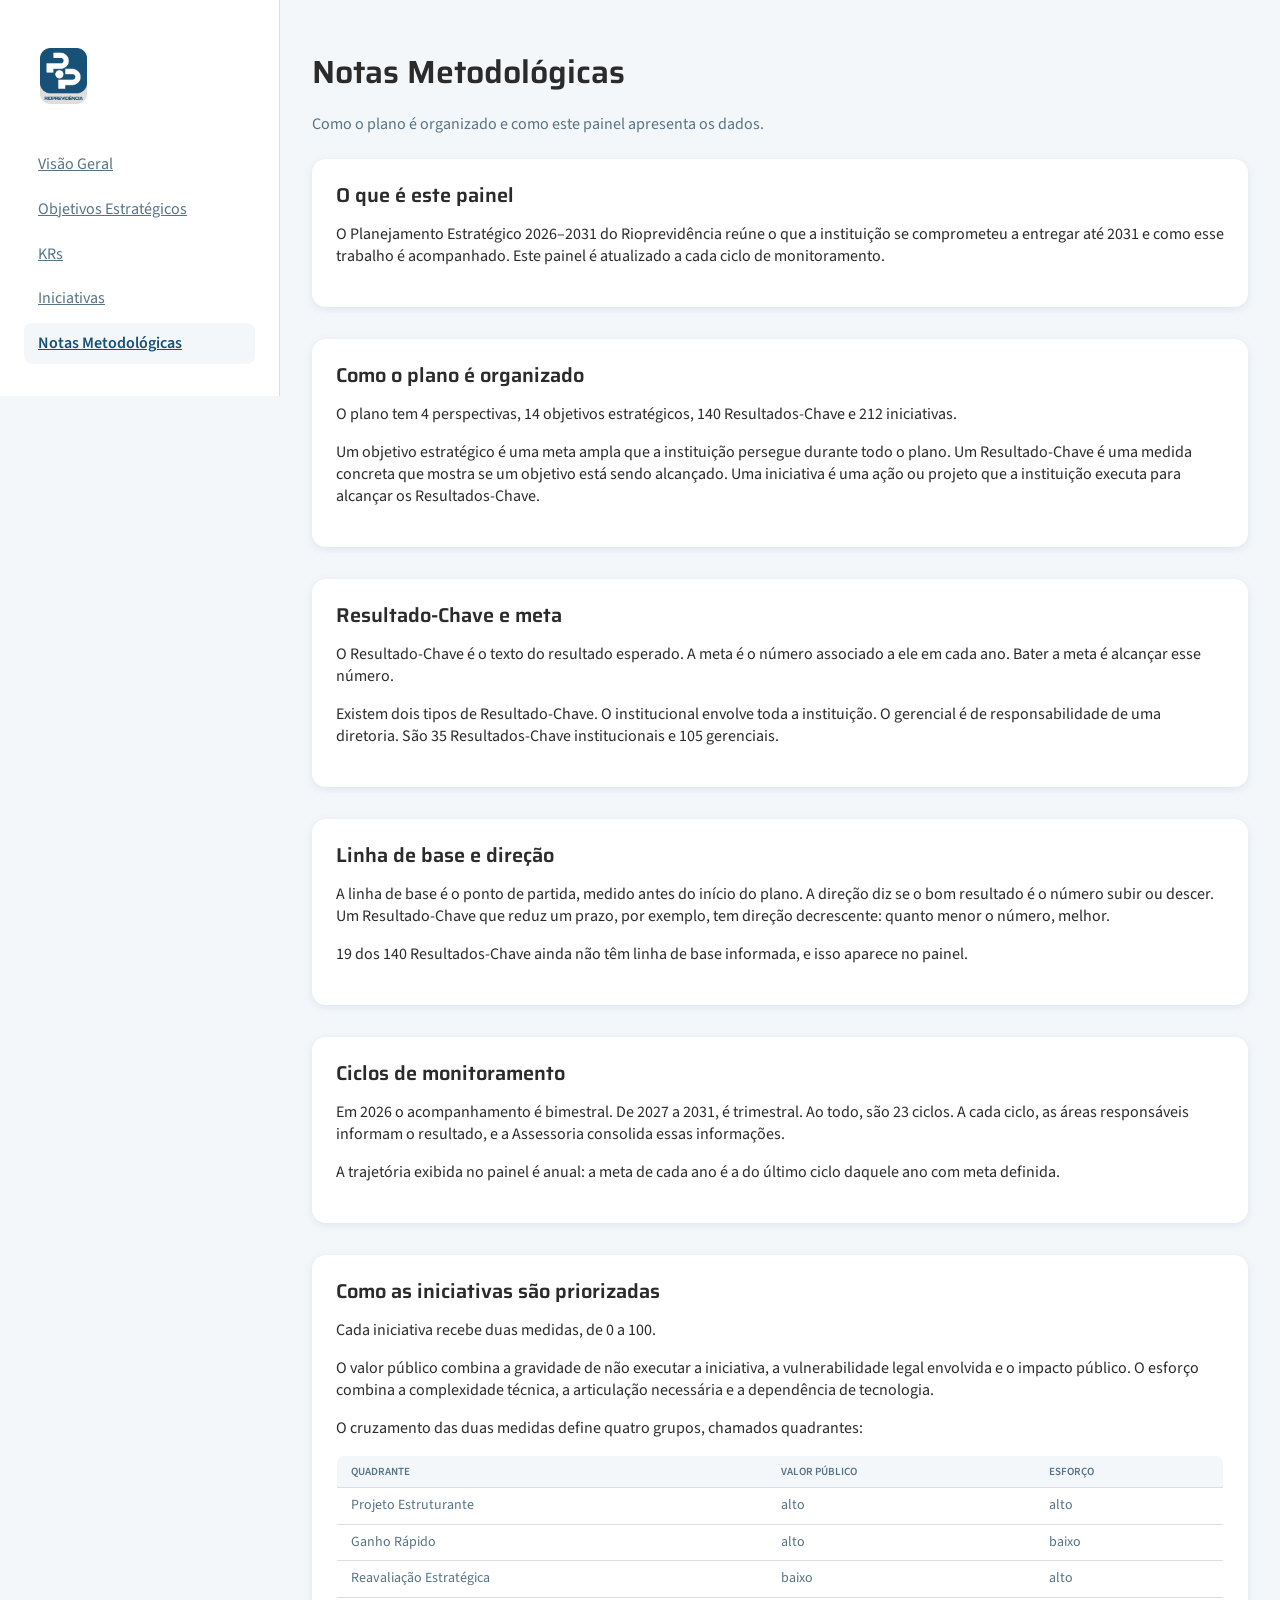
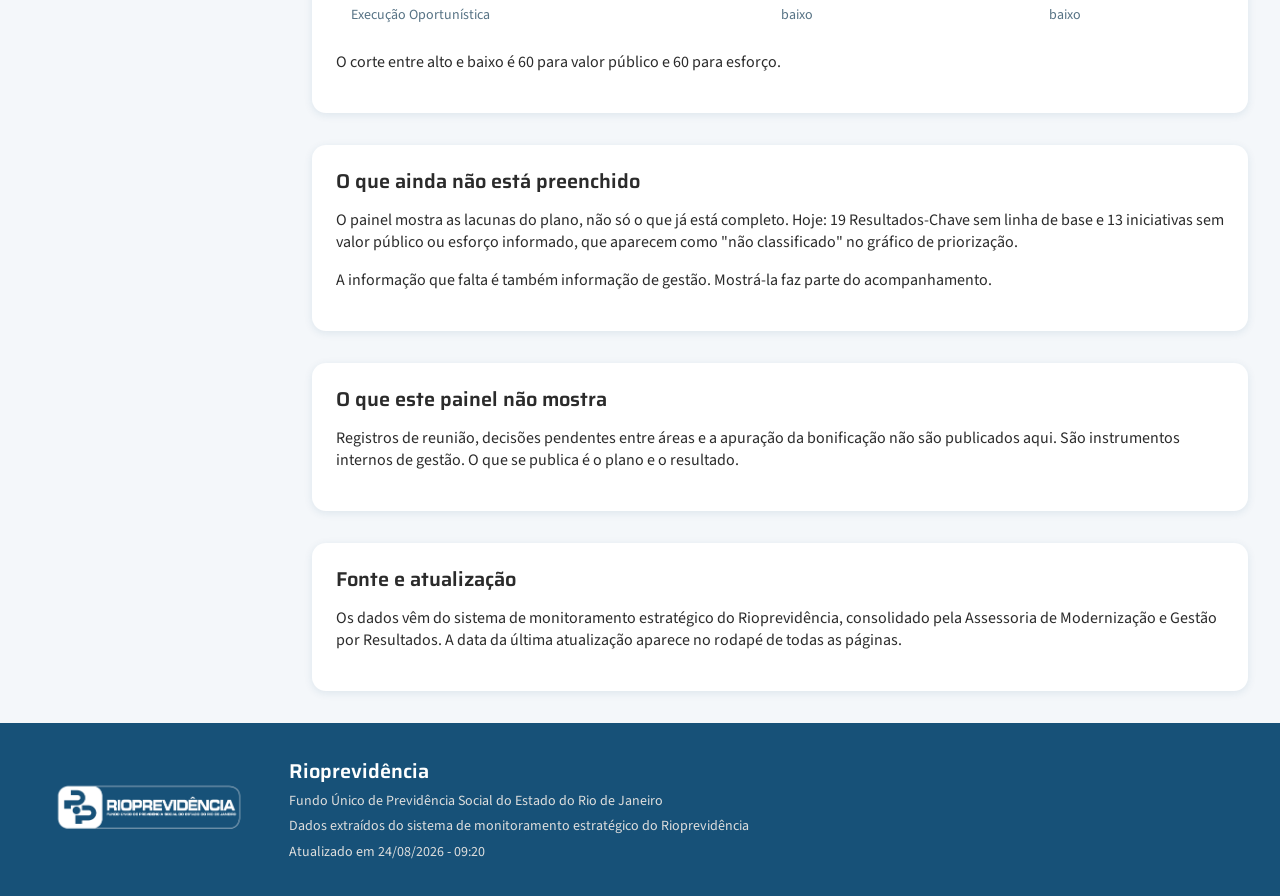
<file: notas.html>
<!DOCTYPE html>
<html lang="pt-BR">

<head>
  <meta charset="utf-8">
  <meta
    name="viewport"
    content="width=device-width, initial-scale=1.0"
  >

  <title>Planejamento Estratégico 2026–2031</title>

  <link rel="stylesheet" href="assets/css/tokens.css">
  <link rel="stylesheet" href="assets/css/main.css">
  
  <link rel="icon" type="image/png" href="assets/img/marca/rioprev-vertical-policromatica.png">
</head>

<body>

  <a class="pular-conteudo" href="#conteudo">Pular para o conteúdo</a>

  

  <div class="layout">

    <aside class="sidebar">

      <div class="brand">
        <img
          class="brand-logo"
          src="assets/img/marca/rioprev-vertical-policromatica.png"
          alt="Rioprevidência — Fundo Único de Previdência Social do Estado do Rio de Janeiro"
          width="47"
          height="56"
        >
      </div>

      <nav class="menu" aria-label="Navegação principal">
        <a class="menu-item" href="index.html">Visão Geral</a>
        <a class="menu-item" href="objetivos.html">Objetivos Estratégicos</a>
        <a class="menu-item" href="krs.html">KRs</a>
        <a class="menu-item" href="iniciativas.html">Iniciativas</a>
        <a class="menu-item active" href="notas.html" aria-current="page">Notas Metodológicas</a>
      </nav>

    </aside>

    <main class="content" id="conteudo">

      <header class="topbar">
        <div>
          <h1>Notas Metodológicas</h1>
          <p>Como o plano é organizado e como este painel apresenta os dados.</p>
        </div>
      </header>

      
      <section class="panel">
        <div class="panel-header">
          <h2>O que é este painel</h2>
        </div>
        
      <p>
        O Planejamento Estratégico 2026–2031 do Rioprevidência reúne o que a
        instituição se comprometeu a entregar até 2031 e como esse trabalho é
        acompanhado. Este painel é atualizado a cada ciclo de monitoramento.
      </p>
    
      </section>
    
      <section class="panel">
        <div class="panel-header">
          <h2>Como o plano é organizado</h2>
        </div>
        
      <p>
        O plano tem 4 perspectivas, 14
        objetivos estratégicos, 140 Resultados-Chave e
        212 iniciativas.
      </p>
      <p>
        Um objetivo estratégico é uma meta ampla que a instituição persegue
        durante todo o plano. Um Resultado-Chave é uma medida concreta que
        mostra se um objetivo está sendo alcançado. Uma iniciativa é uma ação
        ou projeto que a instituição executa para alcançar os
        Resultados-Chave.
      </p>
    
      </section>
    
      <section class="panel">
        <div class="panel-header">
          <h2>Resultado-Chave e meta</h2>
        </div>
        
      <p>
        O Resultado-Chave é o texto do resultado esperado. A meta é o número
        associado a ele em cada ano. Bater a meta é alcançar esse número.
      </p>
      <p>
        Existem dois tipos de Resultado-Chave. O institucional envolve toda a
        instituição. O gerencial é de responsabilidade de uma diretoria. São
        35 Resultados-Chave institucionais e
        105 gerenciais.
      </p>
    
      </section>
    
      <section class="panel">
        <div class="panel-header">
          <h2>Linha de base e direção</h2>
        </div>
        
      <p>
        A linha de base é o ponto de partida, medido antes do início do
        plano. A direção diz se o bom resultado é o número subir ou descer.
        Um Resultado-Chave que reduz um prazo, por exemplo, tem direção
        decrescente: quanto menor o número, melhor.
      </p>
      <p>
        19 dos 140 Resultados-Chave ainda
        não têm linha de base informada, e isso aparece no painel.
      </p>
    
      </section>
    
      <section class="panel">
        <div class="panel-header">
          <h2>Ciclos de monitoramento</h2>
        </div>
        
      <p>
        Em 2026 o acompanhamento é bimestral. De 2027 a 2031, é trimestral.
        Ao todo, são 23 ciclos. A cada ciclo, as
        áreas responsáveis informam o resultado, e a Assessoria consolida
        essas informações.
      </p>
      <p>
        A trajetória exibida no painel é anual: a meta de cada ano é a do
        último ciclo daquele ano com meta definida.
      </p>
    
      </section>
    
      <section class="panel">
        <div class="panel-header">
          <h2>Como as iniciativas são priorizadas</h2>
        </div>
        
      <p>Cada iniciativa recebe duas medidas, de 0 a 100.</p>
      <p>
        O valor público combina a gravidade de não executar a iniciativa, a
        vulnerabilidade legal envolvida e o impacto público. O esforço
        combina a complexidade técnica, a articulação necessária e a
        dependência de tecnologia.
      </p>
      <p>O cruzamento das duas medidas define quatro grupos, chamados quadrantes:</p>

      <div class="table-wrap">
        <table class="executive-table">
          <caption class="oculto-visual">Quadrantes de priorização</caption>
          <thead>
            <tr>
              <th scope="col">Quadrante</th>
              <th scope="col">Valor público</th>
              <th scope="col">Esforço</th>
            </tr>
          </thead>
          <tbody>
            <tr>
              <td>Projeto Estruturante</td>
              <td>alto</td>
              <td>alto</td>
            </tr>
        
            <tr>
              <td>Ganho Rápido</td>
              <td>alto</td>
              <td>baixo</td>
            </tr>
        
            <tr>
              <td>Reavaliação Estratégica</td>
              <td>baixo</td>
              <td>alto</td>
            </tr>
        
            <tr>
              <td>Execução Oportunística</td>
              <td>baixo</td>
              <td>baixo</td>
            </tr>
        </tbody>
        </table>
      </div>

      <p>
        O corte entre alto e baixo é 60 para valor
        público e 60 para esforço.
      </p>
    
      </section>
    
      <section class="panel">
        <div class="panel-header">
          <h2>O que ainda não está preenchido</h2>
        </div>
        
      <p>
        O painel mostra as lacunas do plano, não só o que já está completo.
        Hoje: 19 Resultados-Chave sem linha de base e
        13 iniciativas sem valor público ou esforço
        informado, que aparecem como "não classificado" no gráfico de
        priorização.
      </p>
      <p>
        A informação que falta é também informação de gestão. Mostrá-la faz
        parte do acompanhamento.
      </p>
    
      </section>
    
      <section class="panel">
        <div class="panel-header">
          <h2>O que este painel não mostra</h2>
        </div>
        
      <p>
        Registros de reunião, decisões pendentes entre áreas e a apuração da
        bonificação não são publicados aqui. São instrumentos internos de
        gestão. O que se publica é o plano e o resultado.
      </p>
    
      </section>
    
      <section class="panel">
        <div class="panel-header">
          <h2>Fonte e atualização</h2>
        </div>
        
      <p>
        Os dados vêm do sistema de monitoramento estratégico do
        Rioprevidência, consolidado pela Assessoria de Modernização e Gestão
        por Resultados. A data da última atualização aparece no rodapé de
        todas as páginas.
      </p>
    
      </section>
    

    </main>

  </div>

    <footer class="rodape">
      <img
        class="rodape-marca"
        src="assets/img/marca/rioprev-horizontal-negativo.png"
        alt=""
        width="200"
        height="68"
      >

      <div class="rodape-texto">
        <strong>Rioprevidência</strong>
        <span>Fundo Único de Previdência Social do Estado do Rio de Janeiro</span>
        <span>Dados extraídos do sistema de monitoramento estratégico do Rioprevidência</span>
        <span>Atualizado em 24/08/2026 - 09:20</span>
      </div>
    </footer>


  <script src="assets/js/main.js"></script>

</body>

</html>
</file>
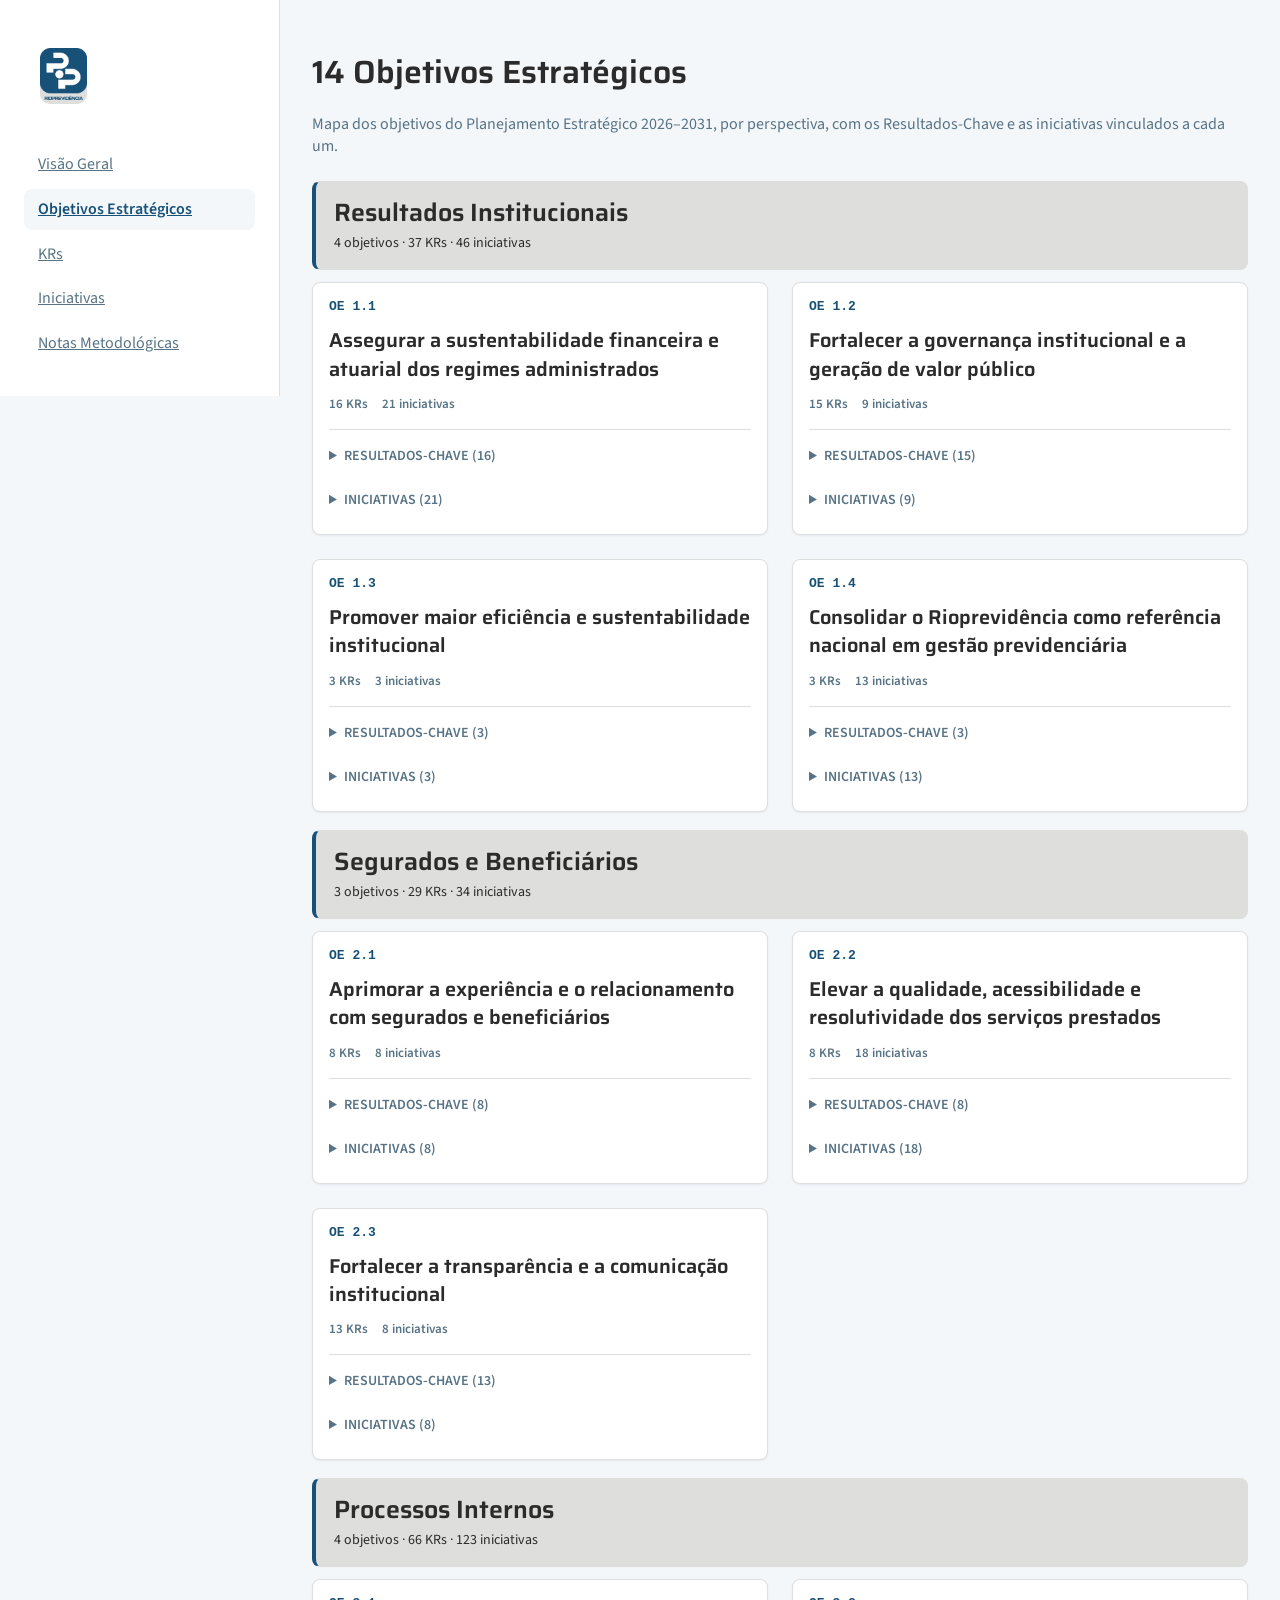
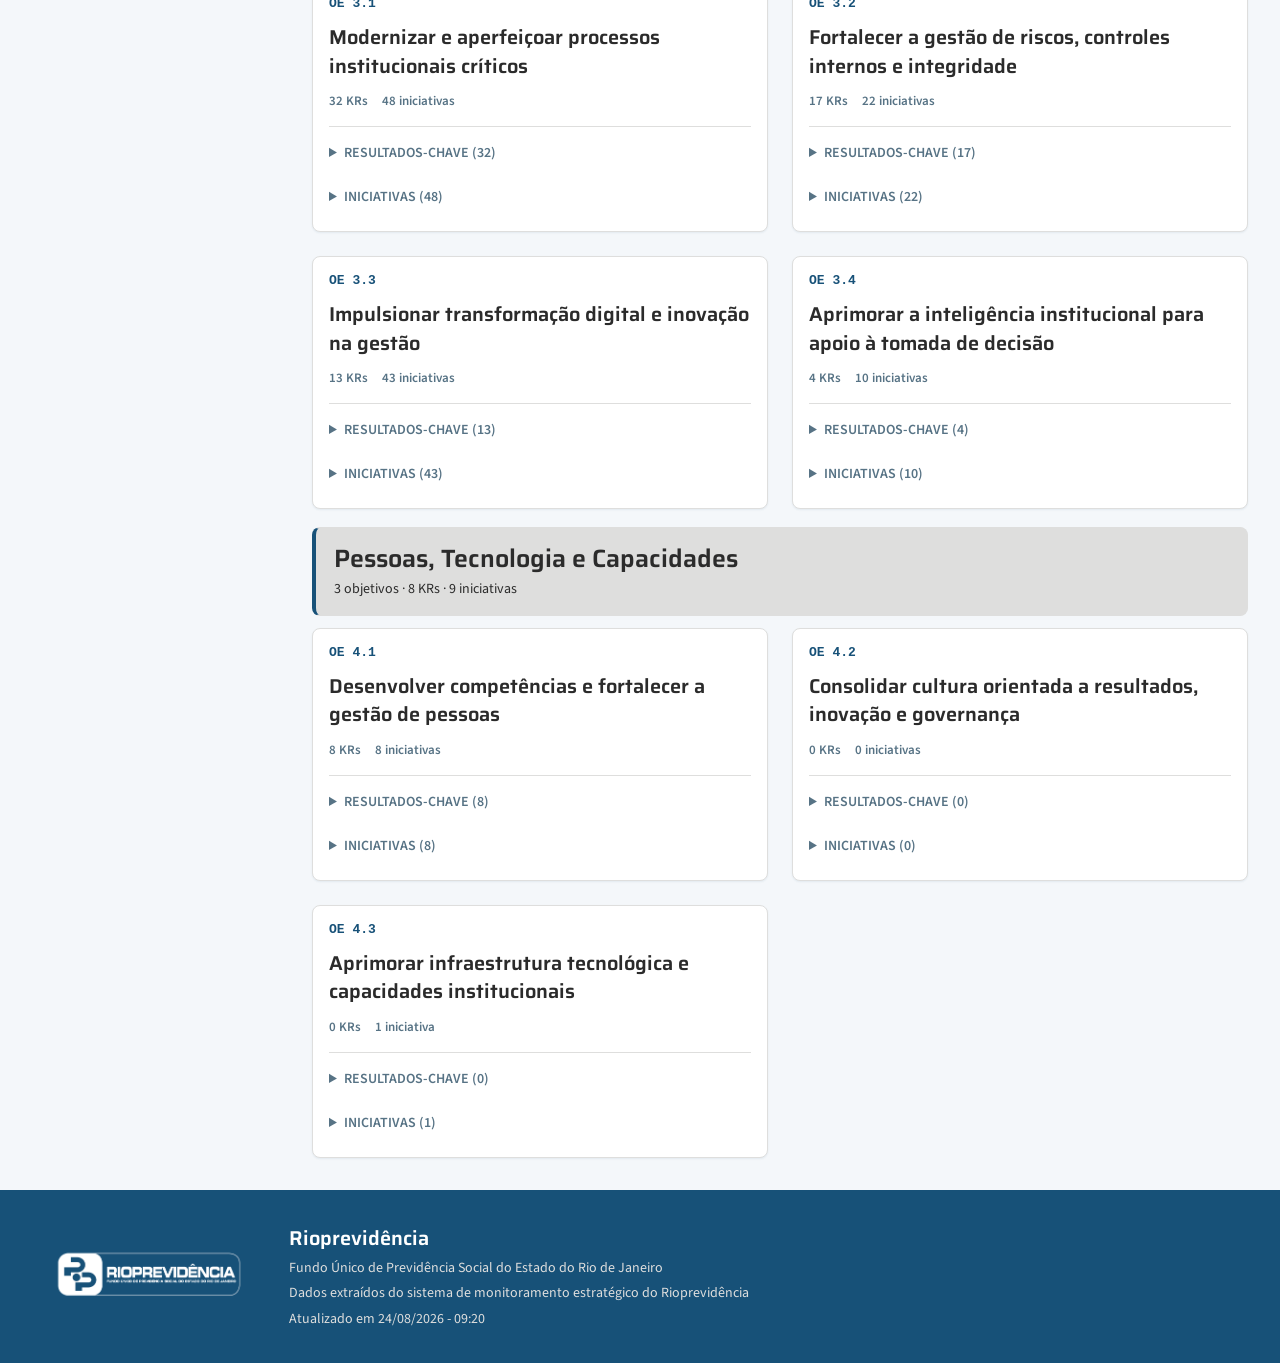
<file: objetivos.html>
<!DOCTYPE html>
<html lang="pt-BR">

<head>
  <meta charset="utf-8">
  <meta
    name="viewport"
    content="width=device-width, initial-scale=1.0"
  >

  <title>Planejamento Estratégico 2026–2031</title>

  <link rel="stylesheet" href="assets/css/tokens.css">
  <link rel="stylesheet" href="assets/css/main.css">
  
  <link rel="icon" type="image/png" href="assets/img/marca/rioprev-vertical-policromatica.png">
</head>

<body>

  <a class="pular-conteudo" href="#conteudo">Pular para o conteúdo</a>

  

  <div class="layout">

    <aside class="sidebar">

      <div class="brand">
        <img
          class="brand-logo"
          src="assets/img/marca/rioprev-vertical-policromatica.png"
          alt="Rioprevidência — Fundo Único de Previdência Social do Estado do Rio de Janeiro"
          width="47"
          height="56"
        >
      </div>

      <nav class="menu" aria-label="Navegação principal">
        <a class="menu-item" href="index.html">Visão Geral</a>
        <a class="menu-item active" href="objetivos.html" aria-current="page">Objetivos Estratégicos</a>
        <a class="menu-item" href="krs.html">KRs</a>
        <a class="menu-item" href="iniciativas.html">Iniciativas</a>
        <a class="menu-item" href="notas.html">Notas Metodológicas</a>
      </nav>

    </aside>

    <main class="content" id="conteudo">

      <header class="topbar">
        <div>
          <h1>14 Objetivos Estratégicos</h1>
          <p>Mapa dos objetivos do Planejamento Estratégico 2026–2031, por perspectiva, com os Resultados-Chave e as iniciativas vinculados a cada um.</p>
        </div>
      </header>

      
    <div class="objectives-page-groups">
      
      <section class="objective-perspective-group">

        <div class="objective-perspective-header">
          <div>
            <h2>Resultados Institucionais</h2>
            <p>
              4 objetivos
              · 37 KRs
              · 46 iniciativas
            </p>
          </div>
        </div>

        <div class="objective-page-list">
          
        <article class="objective-page-card">
          <div class="objective-page-card-top">
            <span class="objective-page-code">OE 1.1</span>
          </div>

          <h3>Assegurar a sustentabilidade financeira e atuarial dos regimes administrados</h3>

          <div class="objective-page-meta">
            <span>16 KRs</span>
            <span>21 iniciativas</span>
          </div>

          <div class="objective-page-detail">
            <details class="objective-detail-group">
              <summary class="objective-detail-title">Resultados-Chave (16)</summary>
              <ul class="objective-detail-list"><li>
              <span class="objective-detail-code">KR-DAF-01</span>
              Reduzir o volume de receitas não identificadas do exercício corrente para 15% ou menos até 2026.
            </li><li>
              <span class="objective-detail-code">KR-DAF-02</span>
              Reduzir o percentual de conciliações financeiras não concluídas do exercício corrente para 15% ou menos até 2026
            </li><li>
              <span class="objective-detail-code">KR-DIN-01</span>
              Concluir a avaliação patrimonial de 100% da carteira imobiliária até 2030.
            </li><li>
              <span class="objective-detail-code">KR-DIN-02</span>
              Alcançar e manter 100% de protocolos de pedido de imunidade tributária para os imóveis com regularidade registral a partir de 2026.
            </li><li>
              <span class="objective-detail-code">KR-DJU-01</span>
              Realizar, em temas ligados à matéria forense, no mínimo 10 horas anuais de capacitação para a Assessoria Jurídica em 2026 e no mínimo 20 horas anuais entre 2027 e 2031.
            </li><li>
              <span class="objective-detail-code">KR-DSE-01</span>
              Alcançar 95% de cumprimento das etapas do Plano de Trabalho Atuarial dentro dos prazos  estabelecidos até 2026.
            </li><li>
              <span class="objective-detail-code">KR-DSE-02</span>
              Analisar 15.295 processos que estão em exigências de COMPREV até o fim de 2028
            </li><li>
              <span class="objective-detail-code">KR-DSE-03</span>
              Analisar novas entradas de exigência de COMPREV em um prazo de até 60 dias úteis, a partir de julho de 2028
            </li><li>
              <span class="objective-detail-code">KR-DSE-04</span>
              Regularizar o número de servidores participantes da Licença Sem vencimento (LSV)  em 20% até 2031.
            </li><li>
              <span class="objective-detail-code">KR-DSE-05</span>
              Recensear 90% dos beneficiários de pensão e aposentadoria, mantendo a base cadastral atualizada, em cada ciclo bienal.
            </li><li>
              <span class="objective-detail-code">KR-INS-01</span>
              Implantar sistema de cálculo atuarial auditável, com rastreabilidade das etapas de cálculo e saídas intermediárias até 2031
            </li><li>
              <span class="objective-detail-code">KR-INS-02</span>
              Aumentar em 50% a receita de Compensação Previdenciária para Rioprevidência até 2031
            </li><li>
              <span class="objective-detail-code">KR-INS-03</span>
              Parametrizar 100% das regras de aposentadorias da educação e segurança no SIGRH até 2031
            </li><li>
              <span class="objective-detail-code">KR-INS-04</span>
              Aumentar o número para 100 bases utilizadas nas auditorias de conformidade dos beneficiários até 2031.
            </li><li>
              <span class="objective-detail-code">KR-INS-05</span>
              Aumentar a arrecadação anual gerada pela carteira imobiliária em pelo menos 30% em relação a 2025.
            </li><li>
              <span class="objective-detail-code">KR-INS-06</span>
              Aumentar e manter até  80% das manifestações do Sistema Integrado de Ouvidoria e Transparência do Estado do Rio de Janeiro (OuvERJ) nível 3 no prazo legal até 2030.
            </li></ul>
            </details>

            <details class="objective-detail-group">
              <summary class="objective-detail-title">Iniciativas (21)</summary>
              <ul class="objective-detail-list"><li>
              <span class="objective-detail-code">IN-DAF-72</span>
              Programa de Identificação Integral das Receitas do exercício corrente
            </li><li>
              <span class="objective-detail-code">IN-DAF-73</span>
              Projeto de Conciliação Financeira do exercício corrente
            </li><li>
              <span class="objective-detail-code">IN-DIN-10</span>
              Programa de Imunidade Tributária da Carteira Imobiliária
            </li><li>
              <span class="objective-detail-code">IN-DIN-11</span>
              Programa de Incremento da Arrecadação Imobiliária
            </li><li>
              <span class="objective-detail-code">IN-DIN-16</span>
              Avaliação Patrimonial da Carteira Imobiliária
            </li><li>
              <span class="objective-detail-code">IN-DSE-01</span>
              Gestão e monitoramento do Plano de Trabalho Atuarial
            </li><li>
              <span class="objective-detail-code">IN-DSE-03</span>
              Desenvolvimento de sistema atuarial auditável
            </li><li>
              <span class="objective-detail-code">IN-DSE-04</span>
              Celebração de acordo de cooperação técnica com TCE para ter acesso às imagens dos processos de aposentadoria para realizar a compensação previdenciária
            </li><li>
              <span class="objective-detail-code">IN-DSE-05</span>
              Aumentar análise do estoque de passivo, relacionados ao COMPREV, de 350 para 500 processos por mês
            </li><li>
              <span class="objective-detail-code">IN-DSE-08</span>
              Programa de Busca Ativa dos servidores com irregularidade previdenciária quando no período de LSV.
            </li><li>
              <span class="objective-detail-code">IN-DSE-22</span>
              Parametrização das regras de aposentadorias da educação e segurança
            </li><li>
              <span class="objective-detail-code">IN-DSE-30</span>
              Programa de Prova de Vida Digital. Publicação dos instrumentos normativos
            </li><li>
              <span class="objective-detail-code">IN-DSE-31</span>
              Programa de Prova de Vida Digital. Validação da ferramenta digital da prova de vida
            </li><li>
              <span class="objective-detail-code">IN-DSE-32</span>
              Programa de Prova de Vida Digital. Suporte aos canais de atendimento
            </li><li>
              <span class="objective-detail-code">IN-DSE-33</span>
              Programa de Recenseamento dos Beneficiários de Pensão e Aposentadoria. Publicação dos instrumentos normativos.
            </li><li>
              <span class="objective-detail-code">IN-DSE-34</span>
              Programa de Recenseamento dos Beneficiários de Pensão e Aposentadoria. Validação da ferramenta digital da prova de vida.
            </li><li>
              <span class="objective-detail-code">IN-DSE-35</span>
              Programa de Recenseamento dos Beneficiários de Pensão e Aposentadoria. Suporte aos canais de atendimento.
            </li><li>
              <span class="objective-detail-code">IN-DSE-36</span>
              Divulgar o SICOPREV buscando novos convênios
            </li><li>
              <span class="objective-detail-code">IN-DSE-37</span>
              Contrato com o SIRC
            </li><li>
              <span class="objective-detail-code">IN-DSE-38</span>
              Diagnosticar possibilidade de automatização das consultas do CENSEC
            </li><li>
              <span class="objective-detail-code">IN-DSE-39</span>
              Auditoria da folha de pagamento do ERJ
            </li></ul>
            </details>
          </div>
        </article>
    
        <article class="objective-page-card">
          <div class="objective-page-card-top">
            <span class="objective-page-code">OE 1.2</span>
          </div>

          <h3>Fortalecer a governança institucional e a geração de valor público</h3>

          <div class="objective-page-meta">
            <span>15 KRs</span>
            <span>9 iniciativas</span>
          </div>

          <div class="objective-page-detail">
            <details class="objective-detail-group">
              <summary class="objective-detail-title">Resultados-Chave (15)</summary>
              <ul class="objective-detail-list"><li>
              <span class="objective-detail-code">KR-DAF-03</span>
              Realizar pelo menos 58 ações de preparação para a aposentadoria, educação previdenciária e envelhecimento saudável até 2031.
            </li><li>
              <span class="objective-detail-code">KR-DAF-04</span>
              Firmar pelo menos 30 Acordo de Cooperação Técnica para parcerias culturais até 2031
            </li><li>
              <span class="objective-detail-code">KR-DAF-05</span>
              Realizar pelo menos 54 ações  de preservação e difusão da memória institucional até 2031.
            </li><li>
              <span class="objective-detail-code">KR-DAF-06</span>
              Realizar no mínimo 66 capacitações internas, voltadas a servidores, dirigentes, conselheiros e membros de comitês até 2031
            </li><li>
              <span class="objective-detail-code">KR-DAF-07</span>
              Capacitar servidores conforme inscrição, com crescimento de +5% (2026) e +20% (a partir de 2027) em relação à linha de base.
            </li><li>
              <span class="objective-detail-code">KR-DAF-08</span>
              Garantir que pelo menos 80% das avaliações dos participantes nas ações de capacitação e diálogo da Escola de Educação Previdenciária (EPP) tenham nota igual ou superior a 8.
            </li><li>
              <span class="objective-detail-code">KR-DIN-03</span>
              Revisar o formato e as diretrizes do Comitê de Investimentos, atendendo a todas as previsões legais e regulamentares aplicáveis até 2027.
            </li><li>
              <span class="objective-detail-code">KR-DJU-02</span>
              Manualizar e manter atualizado 100% dos processos críticos da Consultoria Jurídica a partir de 2026.
            </li><li>
              <span class="objective-detail-code">KR-INS-07</span>
              Concluir 100% das etapas de implantação da nova sede do Centro Cultural da Rua Marechal Floriano até 2028.
            </li><li>
              <span class="objective-detail-code">KR-INS-08</span>
              Publicar em sítio público no mínimo 225 artefatos de transparência de investimento até 2031.
            </li><li>
              <span class="objective-detail-code">KR-INS-09</span>
              Ter e manter 100% dos tratamentos de dados pessoais mapeados e com ROPA atualizado a partir de 2027
            </li><li>
              <span class="objective-detail-code">KR-INS-10</span>
              Ter e manter 100% dos Relatórios de Impacto à Proteção de Dados Pessoais (RIPD) a partir de dezembro de 2027
            </li><li>
              <span class="objective-detail-code">KR-INS-11</span>
              Responder 100% das manifestações do Sistema Integrado de Ouvidoria e Transparência do Estado do Rio de Janeiro (OuvERJ) nível 2 no prazo legal até 2031.
            </li><li>
              <span class="objective-detail-code">KR-PRE-01</span>
              Reduzir 100% do passivo de processos pendentes na caixa da Chefia de Gabinete até 2026.
            </li><li>
              <span class="objective-detail-code">KR-PRE-02</span>
              Reduzir de 65% para 40% o percentual de pedidos de acesso à informação e manifestações nível 2 prorrogados no prazo da Ouvidoria até 2031
            </li></ul>
            </details>

            <details class="objective-detail-group">
              <summary class="objective-detail-title">Iniciativas (9)</summary>
              <ul class="objective-detail-list"><li>
              <span class="objective-detail-code">IN-DAF-11</span>
              Programa de Preparação para a Aposentadoria e Envelhecimento Ativo
            </li><li>
              <span class="objective-detail-code">IN-DAF-14</span>
              Rede de Parcerias Institucionais
            </li><li>
              <span class="objective-detail-code">IN-DAF-15</span>
              Centro de Documentação, Informação e Memória
            </li><li>
              <span class="objective-detail-code">IN-DAF-16</span>
              Implantação e Consolidação da Nova Sede Cultural da Rua Marechal Floriano
            </li><li>
              <span class="objective-detail-code">IN-DIN-04</span>
              Transparência da Gestão de Investimentos
            </li><li>
              <span class="objective-detail-code">IN-DIN-05</span>
              Revisão do formato e diretrizes do Comitê de Investimentos
            </li><li>
              <span class="objective-detail-code">IN-PRE-06</span>
              Projeto de Saneamento e Redução do Passivo Processual
            </li><li>
              <span class="objective-detail-code">IN-PRE-13</span>
              Mapeamento e Registro das Operações de Tratamento de Dados (ROPA)
            </li><li>
              <span class="objective-detail-code">IN-PRE-14</span>
              Elaboração dos Relatórios de Impacto à Proteção de Dados Pessoais (RIPD)
            </li></ul>
            </details>
          </div>
        </article>
    
        <article class="objective-page-card">
          <div class="objective-page-card-top">
            <span class="objective-page-code">OE 1.3</span>
          </div>

          <h3>Promover maior eficiência e sustentabilidade institucional</h3>

          <div class="objective-page-meta">
            <span>3 KRs</span>
            <span>3 iniciativas</span>
          </div>

          <div class="objective-page-detail">
            <details class="objective-detail-group">
              <summary class="objective-detail-title">Resultados-Chave (3)</summary>
              <ul class="objective-detail-list"><li>
              <span class="objective-detail-code">KR-DAF-09</span>
              Revisar, padronizar e publicar 100% dos manuais e fluxos de licitação e contratos da Comissão de Contratação até 2027.
            </li><li>
              <span class="objective-detail-code">KR-INS-12</span>
              Reduzir o percentual de licitações desertas ou fracassadas de 15,6% para 3,1% até 2031
            </li><li>
              <span class="objective-detail-code">KR-INS-13</span>
              Alcançar 100% dos imóveis da carteira com titularidade definitivamente regularizada no RGI até 2031.
            </li></ul>
            </details>

            <details class="objective-detail-group">
              <summary class="objective-detail-title">Iniciativas (3)</summary>
              <ul class="objective-detail-list"><li>
              <span class="objective-detail-code">IN-DAF-17</span>
              Edição de normativo interno fixando redução gradual dos tempo concedidos para cada etapa da preparação do processo de contratação
            </li><li>
              <span class="objective-detail-code">IN-DAF-19</span>
              Manualização e Padronização de Procedimentos com foco na Gestão de Contratos
            </li><li>
              <span class="objective-detail-code">IN-DIN-09</span>
              Regularização Registral dos Imóveis da Carteira no RGI
            </li></ul>
            </details>
          </div>
        </article>
    
        <article class="objective-page-card">
          <div class="objective-page-card-top">
            <span class="objective-page-code">OE 1.4</span>
          </div>

          <h3>Consolidar o Rioprevidência como referência nacional em gestão previdenciária</h3>

          <div class="objective-page-meta">
            <span>3 KRs</span>
            <span>13 iniciativas</span>
          </div>

          <div class="objective-page-detail">
            <details class="objective-detail-group">
              <summary class="objective-detail-title">Resultados-Chave (3)</summary>
              <ul class="objective-detail-list"><li>
              <span class="objective-detail-code">KR-DSE-06</span>
              Realizar a revisão de pensão de 80% dos beneficiários que possuem direito à paridade em até 90 dias após a concessão dos reajustes para os servidores ativos até 2031.
            </li><li>
              <span class="objective-detail-code">KR-DSE-07</span>
              Reduzir 6.600 processos do passivo (de um total de 22.000 processos) de publicação e envio de atos de pensão para fins de registro no TCE até 2031.
            </li><li>
              <span class="objective-detail-code">KR-INS-14</span>
              Alcançar o nível IV do Pró-Gestão RPPS até 2027
            </li></ul>
            </details>

            <details class="objective-detail-group">
              <summary class="objective-detail-title">Iniciativas (13)</summary>
              <ul class="objective-detail-list"><li>
              <span class="objective-detail-code">IN-DSE-06</span>
              Programa de sensibilização e capacitação dos RHs dos órgãos quanto à regularização previdenciária dos servidores em LSV.
            </li><li>
              <span class="objective-detail-code">IN-DSE-07</span>
              Elaborar ações de conscientização previdenciária para as redes sociais oficiais do Rioprevidência
            </li><li>
              <span class="objective-detail-code">IN-DSE-09</span>
              Publicação da portaria sobre encerramento de folha de pensionista
            </li><li>
              <span class="objective-detail-code">IN-DSE-10</span>
              Publicação da Resolução Conjunta sobre encerramento de folha de inativos
            </li><li>
              <span class="objective-detail-code">IN-DSE-11</span>
              Elaboração de diagnóstico referente ao processo de encerramento de folha
            </li><li>
              <span class="objective-detail-code">IN-DSE-12</span>
              Mapeamento, coleta de informações e redação de Relatório Executivo do processo de encerramento de folha
            </li><li>
              <span class="objective-detail-code">IN-DSE-13</span>
              Elaboração dos novos processos de encerramento de folha
            </li><li>
              <span class="objective-detail-code">IN-DSE-14</span>
              Elaboração e execução do plano de ação dos processos de encerramento de folha
            </li><li>
              <span class="objective-detail-code">IN-DSE-26</span>
              Celebração de acordo de cooperação técnica com TCE para ter acesso às imagens dos processos de aposentadoria para realizar os envios ao TCE para fins de registro de benefício de pensão
            </li><li>
              <span class="objective-detail-code">IN-DSE-27</span>
              Aumento de 80 processos analisados/mês para 100 processos analisados/mês após a realização do acordo com o TCE
            </li><li>
              <span class="objective-detail-code">IN-DSE-28</span>
              Realizar reuniões com os órgãos para obter informações da composição da remuneração dos ex-servidores
            </li><li>
              <span class="objective-detail-code">IN-DSE-29</span>
              Criação de um instrumento para realizar a revisão de pensão, através de base de informação, nos casos de EC47 e 70.
            </li><li>
              <span class="objective-detail-code">IN-PRE-20</span>
              Escritório de Governança do Pró-Gestão Nível IV
            </li></ul>
            </details>
          </div>
        </article>
    
        </div>

      </section>
    
      <section class="objective-perspective-group">

        <div class="objective-perspective-header">
          <div>
            <h2>Segurados e Beneficiários</h2>
            <p>
              3 objetivos
              · 29 KRs
              · 34 iniciativas
            </p>
          </div>
        </div>

        <div class="objective-page-list">
          
        <article class="objective-page-card">
          <div class="objective-page-card-top">
            <span class="objective-page-code">OE 2.1</span>
          </div>

          <h3>Aprimorar a experiência e o relacionamento com segurados e beneficiários</h3>

          <div class="objective-page-meta">
            <span>8 KRs</span>
            <span>8 iniciativas</span>
          </div>

          <div class="objective-page-detail">
            <details class="objective-detail-group">
              <summary class="objective-detail-title">Resultados-Chave (8)</summary>
              <ul class="objective-detail-list"><li>
              <span class="objective-detail-code">KR-DAF-10</span>
              Alcançar 2.500 participações de servidores, aposentados e pensionistas em ações culturais, educativas e de promoção do bem-estar até 2031.
            </li><li>
              <span class="objective-detail-code">KR-DAF-11</span>
              Realizar pelo menos 188 ações culturais, educativas e artísticas por ano até 2031.
            </li><li>
              <span class="objective-detail-code">KR-DAF-12</span>
              Realizar pelo menos 84 ações de promoção da saúde, esporte, envelhecimento ativo e qualidade de vida até 2031.
            </li><li>
              <span class="objective-detail-code">KR-DAF-13</span>
              Realizar pelo menos 68 ações  de integração, valorização e pertencimento da comunidade previdenciária até 2031.
            </li><li>
              <span class="objective-detail-code">KR-DAF-14</span>
              Publicar no mínimo 44 cartilhas ou informativos até 2031.
            </li><li>
              <span class="objective-detail-code">KR-DAF-15</span>
              Ampliar a participação de segurados nas ações de diálogo, conforme inscrição, com crescimento de +5% (2026) e +10% (a partir de 2027) em relação à linha de base.
            </li><li>
              <span class="objective-detail-code">KR-INS-15</span>
              Realizar no mínimo 66 ações de diálogo com os segurados até 2031.
            </li><li>
              <span class="objective-detail-code">KR-INS-16</span>
              Realizar no mínimo 1 audiência pública por ano até 2031.
            </li></ul>
            </details>

            <details class="objective-detail-group">
              <summary class="objective-detail-title">Iniciativas (8)</summary>
              <ul class="objective-detail-list"><li>
              <span class="objective-detail-code">IN-DAF-06</span>
              Programa RP Cultural – Cultura, Bem-Estar e Pertencimento
            </li><li>
              <span class="objective-detail-code">IN-DAF-07</span>
              Programa Biblioteca RP Cultural e Programa de Incentivo à Leitura
            </li><li>
              <span class="objective-detail-code">IN-DAF-08</span>
              Programa Arte e Expressão
            </li><li>
              <span class="objective-detail-code">IN-DAF-09</span>
              Programa RP Run e Qualidade de Vida
            </li><li>
              <span class="objective-detail-code">IN-DAF-10</span>
              Programa de Integração e Valorização Institucional
            </li><li>
              <span class="objective-detail-code">IN-DAF-12</span>
              Programa de Atendimento Cultural e Bem-Estar para Aposentados e Pensionistas
            </li><li>
              <span class="objective-detail-code">IN-DAF-13</span>
              Plataforma Digital RP Cultural
            </li><li>
              <span class="objective-detail-code">IN-DAF-86</span>
              Realização da Audiência Pública
            </li></ul>
            </details>
          </div>
        </article>
    
        <article class="objective-page-card">
          <div class="objective-page-card-top">
            <span class="objective-page-code">OE 2.2</span>
          </div>

          <h3>Elevar a qualidade, acessibilidade e resolutividade dos serviços prestados</h3>

          <div class="objective-page-meta">
            <span>8 KRs</span>
            <span>18 iniciativas</span>
          </div>

          <div class="objective-page-detail">
            <details class="objective-detail-group">
              <summary class="objective-detail-title">Resultados-Chave (8)</summary>
              <ul class="objective-detail-list"><li>
              <span class="objective-detail-code">KR-DAF-16</span>
              Reduzir o prazo de pagamento do encerramento de folha de 45 para 7 dias úteis até 2027.
            </li><li>
              <span class="objective-detail-code">KR-DAF-41</span>
              Reduzir em 20% o tempo médio de atendimento dos chamados de infraestrutura predial
            </li><li>
              <span class="objective-detail-code">KR-DJU-03</span>
              Realizar, em temas ligados à matéria jurídica, no mínimo 10 horas anuais de capacitação para a equipe da Coordenadoria de Consultoria em 2026 e no mínimo 20 horas anuais a partir de 2027 até 2031.
            </li><li>
              <span class="objective-detail-code">KR-DJU-04</span>
              Realizar no mínimo 10 horas anuais de capacitação para o gestor da Assessoria de Modernização em 2026 e no mínimo 20 horas anuais a partir de 2027 até 2031.
            </li><li>
              <span class="objective-detail-code">KR-DJU-05</span>
              Capacitar, anualmente, 50% da equipe da Coordenadoria do Contencioso Jurídico em temas ligados à matéria jurídica e à modernização da gestão.
            </li><li>
              <span class="objective-detail-code">KR-DSE-08</span>
              Padronizar e manter atualizado 100% dos processos de concessão de aposentadoria até 2027.
            </li><li>
              <span class="objective-detail-code">KR-DSE-09</span>
              Padronizar e manter atualizado 100% dos processos de Homologação de Certidão de tempo de contribuição - CTC até 2027.
            </li><li>
              <span class="objective-detail-code">KR-PRE-03</span>
              Responder e manter 100% das manifestações do Sistema Integrado de Ouvidoria e Transparência do Estado do Rio de Janeiro (OuvERJ) nível 1 em até 2 dias úteis a partir de 2027.
            </li></ul>
            </details>

            <details class="objective-detail-group">
              <summary class="objective-detail-title">Iniciativas (18)</summary>
              <ul class="objective-detail-list"><li>
              <span class="objective-detail-code">IN-DAF-57</span>
              Preparação da documentação dos servidores para aposentadoria em 30 dias
            </li><li>
              <span class="objective-detail-code">IN-DAF-70</span>
              Levantamento de todas as etapas entre o encerramento da folha e a efetivação do pagamento
            </li><li>
              <span class="objective-detail-code">IN-DAF-71</span>
              Implantação do cronograma de pagamentos integrado
            </li><li>
              <span class="objective-detail-code">IN-DJU-06</span>
              Programa de Capacitação em Matéria Jurídica para a Assessoria Jurídica
            </li><li>
              <span class="objective-detail-code">IN-DJU-07</span>
              Programa de Capacitação em Matéria jurídica para a equipe da Coordenadoria de Consultoria
            </li><li>
              <span class="objective-detail-code">IN-DJU-08</span>
              Programa de Capticação da Assessoria de Modernização da DIRJU
            </li><li>
              <span class="objective-detail-code">IN-DJU-09</span>
              Programa de Capticação da Coordenadoria do Contencioso Jurídico da DIRJU
            </li><li>
              <span class="objective-detail-code">IN-DSE-15</span>
              Ações de conscientização com os RHs envolvidos nos processos de concessão de aposentadoria
            </li><li>
              <span class="objective-detail-code">IN-DSE-16</span>
              Elaborar normativos internos de concessão de aposentadoria
            </li><li>
              <span class="objective-detail-code">IN-DSE-17</span>
              Atualização da Resolução sobre Concessão de aposentadoria
            </li><li>
              <span class="objective-detail-code">IN-DSE-18</span>
              Atualização da Resolução sobre manutenção e revisão de aposentadoria
            </li><li>
              <span class="objective-detail-code">IN-DSE-19</span>
              Ações de conscientização com os RHs envolvidos nos processos de homologação de CTC
            </li><li>
              <span class="objective-detail-code">IN-DSE-20</span>
              Elaborar normativos internos para homologação de CTC
            </li><li>
              <span class="objective-detail-code">IN-DSE-21</span>
              Atualização da Portaria para homologação de CTCs
            </li><li>
              <span class="objective-detail-code">IN-DSE-23</span>
              Atualizar normativos internos de manutenção e revisão de aposentadoria
            </li><li>
              <span class="objective-detail-code">IN-DSE-24</span>
              Diagnosticar melhorias nos processos de Homologação de CTC
            </li><li>
              <span class="objective-detail-code">IN-DSE-25</span>
              Diagnosticar melhorias nos processos de concessão de aposentadoria
            </li><li>
              <span class="objective-detail-code">IN-PRE-19</span>
              Elaboração da Carta de serviços
            </li></ul>
            </details>
          </div>
        </article>
    
        <article class="objective-page-card">
          <div class="objective-page-card-top">
            <span class="objective-page-code">OE 2.3</span>
          </div>

          <h3>Fortalecer a transparência e a comunicação institucional</h3>

          <div class="objective-page-meta">
            <span>13 KRs</span>
            <span>8 iniciativas</span>
          </div>

          <div class="objective-page-detail">
            <details class="objective-detail-group">
              <summary class="objective-detail-title">Resultados-Chave (13)</summary>
              <ul class="objective-detail-list"><li>
              <span class="objective-detail-code">KR-DAF-17</span>
              Aperfeiçoar e manter 100% das Notas Explicativas das Demonstrações Contábeis com base nas melhores práticas e normas de controle a partir de dezembro de 2026.
            </li><li>
              <span class="objective-detail-code">KR-DJU-06</span>
              Publicar 60 boletins jurídicos até 2031.
            </li><li>
              <span class="objective-detail-code">KR-INS-17</span>
              Garantir que pelo menos 85% das avaliações da experiência com o Rioprevidência tenham nota igual ou superior a 8 até 2031.
            </li><li>
              <span class="objective-detail-code">KR-INS-18</span>
              Reduzir as menções negativas ao Rioprevidência para até 10% do total de notícias por mês até 2031.
            </li><li>
              <span class="objective-detail-code">KR-INS-19</span>
              Atualizar até o 10º dia útil do mês o dashboard de execução orçamentária no site do Rioprevidência a partir de 2027.
            </li><li>
              <span class="objective-detail-code">KR-INS-20</span>
              Atualizar até o 10º dia útil o dashboard de execução da folha de inativos e pensionistas no site do Rioprevidência a partir de 2027
            </li><li>
              <span class="objective-detail-code">KR-INS-21</span>
              Publicar até o último dia útil do mês subsequente ao de referência o Balanço Patrimonial e o Balanço Orçamentário no site do Rioprevidência a partir de 2026.
            </li><li>
              <span class="objective-detail-code">KR-PRE-04</span>
              Produzir, no mínimo, 36 vídeos institucionais com gestores por ano
            </li><li>
              <span class="objective-detail-code">KR-PRE-05</span>
              Publicar 100% dos documentos recebidos da Governança no Portal da Transparência no mesmo dia útil
            </li><li>
              <span class="objective-detail-code">KR-PRE-06</span>
              Ter 100% das solicitações de imprensa apuradas em até 24h úteis
            </li><li>
              <span class="objective-detail-code">KR-PRE-07</span>
              Alcançar 3 milhões de visualizações acumuladas nos vídeos institucionais com gestores até 2031
            </li><li>
              <span class="objective-detail-code">KR-PRE-08</span>
              Garantir 100% da conformidade legal no Ranking de Transparência ATIVA da CGE-RJ, para alcançar a nota 100, a partir de 2028.
            </li><li>
              <span class="objective-detail-code">KR-PRE-09</span>
              Atualizar anualmente a Carta de Serviço ao Usuário.
            </li></ul>
            </details>

            <details class="objective-detail-group">
              <summary class="objective-detail-title">Iniciativas (8)</summary>
              <ul class="objective-detail-list"><li>
              <span class="objective-detail-code">IN-DAF-04</span>
              Publicização de dashboard da execução orçamentária
            </li><li>
              <span class="objective-detail-code">IN-DAF-05</span>
              Publicização de dashboard de execução da folha de inativos e pensionistas
            </li><li>
              <span class="objective-detail-code">IN-DAF-55</span>
              Revisão e Aperfeiçoamento das Notas Explicativas das Demonstrações Contábeis
            </li><li>
              <span class="objective-detail-code">IN-DJU-01</span>
              Realização de pesquisa e estudos para elaboração do boletim jurídicos
            </li><li>
              <span class="objective-detail-code">IN-PRE-01</span>
              Programa de Comunicação e Transparência Institucional para Fortalecimento da Credibilidade do Rioprevidência
            </li><li>
              <span class="objective-detail-code">IN-PRE-02</span>
              Reformulação da Interface do Portal da Transparência
            </li><li>
              <span class="objective-detail-code">IN-PRE-10</span>
              Plano de Conformidade ao Ranking de Transparência da CGE-RJ
            </li><li>
              <span class="objective-detail-code">IN-PRE-18</span>
              Elaboração de manuais de Ouvidoria
            </li></ul>
            </details>
          </div>
        </article>
    
        </div>

      </section>
    
      <section class="objective-perspective-group">

        <div class="objective-perspective-header">
          <div>
            <h2>Processos Internos</h2>
            <p>
              4 objetivos
              · 66 KRs
              · 123 iniciativas
            </p>
          </div>
        </div>

        <div class="objective-page-list">
          
        <article class="objective-page-card">
          <div class="objective-page-card-top">
            <span class="objective-page-code">OE 3.1</span>
          </div>

          <h3>Modernizar e aperfeiçoar processos institucionais críticos</h3>

          <div class="objective-page-meta">
            <span>32 KRs</span>
            <span>48 iniciativas</span>
          </div>

          <div class="objective-page-detail">
            <details class="objective-detail-group">
              <summary class="objective-detail-title">Resultados-Chave (32)</summary>
              <ul class="objective-detail-list"><li>
              <span class="objective-detail-code">KR-DAF-18</span>
              Reduzir em 30% o número de documentos necessários para pagamento da folha de benefícios do Plano Financeiro até 2031.
            </li><li>
              <span class="objective-detail-code">KR-DAF-19</span>
              Elaborar e manter atualizados 10 Procedimentos Operacionais Padrão (POPs) dos processos críticos da ASSPLAN até 2031.
            </li><li>
              <span class="objective-detail-code">KR-DAF-20</span>
              Elevar o Índice de Processamento Correto da Folha (IPCF) das últimas 13 folhas para 100% até 2031
            </li><li>
              <span class="objective-detail-code">KR-DAF-21</span>
              Reduzir o tempo médio entre a abertura da DOD (Documento Oficialização da Demanda) e a assinatura do contrato de 12 para seis meses até 2028.
            </li><li>
              <span class="objective-detail-code">KR-DAF-22</span>
              Alcançar e manter atualizado 100% de implantação do Programa de Padronização da Formalização das Contratações.
            </li><li>
              <span class="objective-detail-code">KR-DAF-23</span>
              Alcançar e manter 100% de implantação do Programa de Referências Técnicas para Contratações.
            </li><li>
              <span class="objective-detail-code">KR-DAF-24</span>
              Manualizar e manter atualizado 100% dos  processos críticos da Coordenadoria de Gestão Tributária a partir de dezembro de 2026.
            </li><li>
              <span class="objective-detail-code">KR-DAF-25</span>
              Manualizar e manter atualizado 100% dos  processos críticos da Coordenadoria de Contabilidade a partir de dezembro de 2026.
            </li><li>
              <span class="objective-detail-code">KR-DAF-26</span>
              Manualizar e manter atualizado 100% do trâmite dos processos administrativos da Coordenadoria de Administração de Pessoal (COOAPE) até 2031.
            </li><li>
              <span class="objective-detail-code">KR-DAF-27</span>
              Manualizar e manter atualizado 100% dos processos críticos da Coordenadoria de Gestão das Folhas de Pagamento até 2031.
            </li><li>
              <span class="objective-detail-code">KR-DAF-28</span>
              Mapear, manualizar e manter atualizado 100% dos processos críticos até 2030.
            </li><li>
              <span class="objective-detail-code">KR-DAF-29</span>
              Garantir que 100% dos processos licitatórios de contratação e renovação contratual sejam iniciados com antecedência mínima de 180 dias em relação ao término da vigência contratual ou à data prevista para início da contratação, até junho de 2027.
            </li><li>
              <span class="objective-detail-code">KR-DAF-30</span>
              Melhorar continuamente a experiência do usuário no atendimento de TI alcançando a nota 4,5 até 2031.
            </li><li>
              <span class="objective-detail-code">KR-DAF-31</span>
              Garantir que 90% dos processos de pagamento da GERTIC sejam instruídos e encaminhados em até 5 dias úteis após o recebimento da nota fiscal.
            </li><li>
              <span class="objective-detail-code">KR-DAF-42</span>
              Alcançar e manter 100% de padronização dos procedimentos da pesquisa de preços a partir de 2028.
            </li><li>
              <span class="objective-detail-code">KR-DAF-43</span>
              Otimizar o tempo de preparação de contratos e aditivos, atingindo a marca estável de 180 dias de antecedência a partir de 2027.
            </li><li>
              <span class="objective-detail-code">KR-DIN-04</span>
              Publicar revisão da Portaria nº 606/2026 de credenciamento até 2026.
            </li><li>
              <span class="objective-detail-code">KR-DIN-05</span>
              Manter 80% da carteira imobiliária com vistoria física atualizada no ano corrente a partir de 2027.
            </li><li>
              <span class="objective-detail-code">KR-DIN-06</span>
              Publicar o Edital de Credenciamento de Avaliadores de Imóveis até 2026.
            </li><li>
              <span class="objective-detail-code">KR-DIN-07</span>
              Implantar o Webservice de inscrição de nota de débito em Dívida Ativa até 2027.
            </li><li>
              <span class="objective-detail-code">KR-DJU-07</span>
              Reduzir, em até dez dias úteis, o tempo médio de análise dos processos de matéria contratual até 2031, excluídos os processos de alta complexidade.
            </li><li>
              <span class="objective-detail-code">KR-DJU-08</span>
              Reduzir, em até sete dias úteis, o tempo médio de análise dos processos de matéria previdenciária e pessoal até 2031, excluídos os processos de alta complexidade.
            </li><li>
              <span class="objective-detail-code">KR-DJU-09</span>
              Mapear, manualizar e manter atualizado o processo de automotização de Ofício de Guias de Requisição de Pequeno Valor (RPV) a partir de 2026.
            </li><li>
              <span class="objective-detail-code">KR-DJU-10</span>
              Mapear, manualizar e manter atualizado o processo de automotização de Ofício de Bloqueios a partir de 2026.
            </li><li>
              <span class="objective-detail-code">KR-DSE-10</span>
              Ter 100% dos processos críticos internos mapeados, manualizados e atualizados até 2028.
            </li><li>
              <span class="objective-detail-code">KR-INS-22</span>
              Tramitar 80% dos processos de contencioso em até 5 dias úteis até 2031
            </li><li>
              <span class="objective-detail-code">KR-INS-23</span>
              Estabelecer um sistema de gestão e controle  de investimentos até 2028.
            </li><li>
              <span class="objective-detail-code">KR-INS-24</span>
              Alcançar e manter 100% das contratações com DOD, ETP, Mapa de Risco e TR padronizados e gerados com auxílio de IA, validados por checklist a partir de 2029.
            </li><li>
              <span class="objective-detail-code">KR-PRE-10</span>
              Implantar metodologia de classificação de processos por criticidade e estabelecer SLA para tramitação no âmbito da Chefia de Gabinete até 2026.
            </li><li>
              <span class="objective-detail-code">KR-PRE-11</span>
              Classificar e manter 100% dos processos por nível de  criticidade a partir de 2027.
            </li><li>
              <span class="objective-detail-code">KR-PRE-12</span>
              Elaborar e manter atualizado um checklist de conformidade legal para os processos submetidos à assinatura do Presidente a partir de 2026.
            </li><li>
              <span class="objective-detail-code">KR-PRE-13</span>
              Mapear, documentar e manter atualizado 100% dos processos críticos da Governança a partir de 2029.
            </li></ul>
            </details>

            <details class="objective-detail-group">
              <summary class="objective-detail-title">Iniciativas (48)</summary>
              <ul class="objective-detail-list"><li>
              <span class="objective-detail-code">IN-DAF-01</span>
              Otimização do processo de pagamento de consignado da folha de inativos e pensionistas
            </li><li>
              <span class="objective-detail-code">IN-DAF-02</span>
              Mapeamento e manualização de execução orçamentária
            </li><li>
              <span class="objective-detail-code">IN-DAF-03</span>
              Automação da Folha de Pagamento de Ativos do Rioprevidência
            </li><li>
              <span class="objective-detail-code">IN-DAF-107</span>
              Elaboração do Modelo de RAPP relativo à Licitação
            </li><li>
              <span class="objective-detail-code">IN-DAF-108</span>
              Elaboração do Modelo de RAPP relativo à Renovação Contratual
            </li><li>
              <span class="objective-detail-code">IN-DAF-109</span>
              Elaboração do Modelo de RAPP relativo a Atas de Registro de Preços
            </li><li>
              <span class="objective-detail-code">IN-DAF-110</span>
              Elaboração do Manual de Padronização dos Procedimentos de Contratação relativos ao Processo Eletrônico de Dispensa (PED)
            </li><li>
              <span class="objective-detail-code">IN-DAF-111</span>
              Elaboração do Manual de Padronização dos Procedimentos de Contratação por Inexigibilidade
            </li><li>
              <span class="objective-detail-code">IN-DAF-112</span>
              Elaboração do Manual de Padronização dos Procedimentos de Contratação relativos a Atas de Registro de Preços
            </li><li>
              <span class="objective-detail-code">IN-DAF-113</span>
              Elaboração do Manual de Padronização dos Procedimentos de Contratação relativos a reajustes por Apostilamento
            </li><li>
              <span class="objective-detail-code">IN-DAF-114</span>
              Elaboração do Manual de Padronização dos Procedimentos de Contratação relativos a Termos Aditivos (prorrogação de prazo e alteração quali/quantitativa)
            </li><li>
              <span class="objective-detail-code">IN-DAF-115</span>
              Elaboração do Manual de Padronização dos Procedimentos de Contratação relativos a doações de bens móveis
            </li><li>
              <span class="objective-detail-code">IN-DAF-118</span>
              Elaborar Manual com passo a passo para solicitação de serviços de transporte através do Conecta RP
            </li><li>
              <span class="objective-detail-code">IN-DAF-119</span>
              Conscientização de todos os usuários sobre o uso do Conecta RP (serviço de transporte)
            </li><li>
              <span class="objective-detail-code">IN-DAF-120</span>
              Parametrização dos Fluxos Críticos do Sistema de Gestão de Bens Patrimoniais
            </li><li>
              <span class="objective-detail-code">IN-DAF-20</span>
              Implantação do Programa de Padronização da Formalização das Contratações
            </li><li>
              <span class="objective-detail-code">IN-DAF-21</span>
              Implantação do Programa de Referências Técnicas para Contratações
            </li><li>
              <span class="objective-detail-code">IN-DAF-22</span>
              Elaboração dos Manuais de Padronização dos Procedimentos de Pesquisa de Preços
            </li><li>
              <span class="objective-detail-code">IN-DAF-23</span>
              Elaboração do Manual de Padronização dos Procedimentos de Contratação relativos a Processos Licitatórios
            </li><li>
              <span class="objective-detail-code">IN-DAF-26</span>
              Gerir Sistema de Acompanhamento de vigência de contratos
            </li><li>
              <span class="objective-detail-code">IN-DAF-27</span>
              Modelagem do Fluxo Operacional dos Chamados de Infraestrutura Predial
            </li><li>
              <span class="objective-detail-code">IN-DAF-34</span>
              Modelos Padronizados de DOD, ETP, Mapa de Risco e TR para Contratações Recorrentes da COOIPA
            </li><li>
              <span class="objective-detail-code">IN-DAF-39</span>
              Desenho do Catálogo de Serviços e Campos Obrigatórios da COOIPA no GLPI
            </li><li>
              <span class="objective-detail-code">IN-DAF-45</span>
              Desenvolvimento de Sistema de controle de bens materiais
            </li><li>
              <span class="objective-detail-code">IN-DAF-52</span>
              Programa de Manualização de Processos da Coordenadoria de Gestão Tributária - COOGT
            </li><li>
              <span class="objective-detail-code">IN-DAF-53</span>
              Programa de Manualização de Processos da Coordenadoria de Contabilidade - COOCO
            </li><li>
              <span class="objective-detail-code">IN-DAF-56</span>
              Elaboração e atualização de manuais normativos da Coordenadoria de Administração de Pessoal (COOAPE)
            </li><li>
              <span class="objective-detail-code">IN-DAF-58</span>
              Mapeamento e Manualização de Processos da COOFP
            </li><li>
              <span class="objective-detail-code">IN-DAF-59</span>
              Revisão e Atualização dos Modelos Padronizados da COOFP
            </li><li>
              <span class="objective-detail-code">IN-DAF-63</span>
              Manual de Contribuição Previdenciária
            </li><li>
              <span class="objective-detail-code">IN-DAF-64</span>
              Manual de Movimentação Financeira
            </li><li>
              <span class="objective-detail-code">IN-DAF-65</span>
              Manual de Bloqueio Judicial - Arresto
            </li><li>
              <span class="objective-detail-code">IN-DAF-66</span>
              Manual de Encerramento de Folha
            </li><li>
              <span class="objective-detail-code">IN-DAF-67</span>
              Manual de Pagamento - Bolsa Estagiário
            </li><li>
              <span class="objective-detail-code">IN-DAF-68</span>
              Manual de Pagamento - Aux. Saúde/Educação
            </li><li>
              <span class="objective-detail-code">IN-DAF-69</span>
              Manual de Bloqueio Judicial de Terceiros (Relatório 821)
            </li><li>
              <span class="objective-detail-code">IN-DAF-74</span>
              Otimização do processo de instrução e encaminhamento de processos de pagamento da GERTIC
            </li><li>
              <span class="objective-detail-code">IN-DAF-76</span>
              Implantação de rotina de planejamento antecipado das contratações e renovações contratuais
            </li><li>
              <span class="objective-detail-code">IN-DAF-85</span>
              Melhoria da experiência do usuário no GLPI
            </li><li>
              <span class="objective-detail-code">IN-DIN-02</span>
              Atualização da portaria de Credenciamento
            </li><li>
              <span class="objective-detail-code">IN-DIN-07</span>
              Criação/ Contratação sistema de gestão de investimentos.
            </li><li>
              <span class="objective-detail-code">IN-DIN-13</span>
              Implantação do Webservice de Inscrição em Dívida Ativa
            </li><li>
              <span class="objective-detail-code">IN-DIN-15</span>
              Programa de Vistoria Física da Carteira Imobiliária
            </li><li>
              <span class="objective-detail-code">IN-DIN-17</span>
              Edital de Credenciamento de Avaliadores de Imóveis
            </li><li>
              <span class="objective-detail-code">IN-DJU-04</span>
              Revisão e Manualização de Programas de Automatização de Ofícios de Guias de Requisição de Pequeno Valor
            </li><li>
              <span class="objective-detail-code">IN-DJU-05</span>
              Revisão e Manualização de Programas de Automatização de Ofícios de Bloqueios
            </li><li>
              <span class="objective-detail-code">IN-PRE-03</span>
              Projeto de Gestão de Fluxos Processuais da Chefia de Gabinete
            </li><li>
              <span class="objective-detail-code">IN-PRE-11</span>
              Mapeamento e Redesenho dos Processos Críticos de Governança
            </li></ul>
            </details>
          </div>
        </article>
    
        <article class="objective-page-card">
          <div class="objective-page-card-top">
            <span class="objective-page-code">OE 3.2</span>
          </div>

          <h3>Fortalecer a gestão de riscos, controles internos e integridade</h3>

          <div class="objective-page-meta">
            <span>17 KRs</span>
            <span>22 iniciativas</span>
          </div>

          <div class="objective-page-detail">
            <details class="objective-detail-group">
              <summary class="objective-detail-title">Resultados-Chave (17)</summary>
              <ul class="objective-detail-list"><li>
              <span class="objective-detail-code">KR-DAF-32</span>
              Padronizar 100% dos Ambientes de Desenvolvimento até 2028.
            </li><li>
              <span class="objective-detail-code">KR-DIN-08</span>
              Mapear e manter atualizado 100% dos manuais de procedimentos de gestão imobiliária a partir de 2026.
            </li><li>
              <span class="objective-detail-code">KR-DIN-09</span>
              Alcançar e manter 100% de paridade contábil entre os registros da GERPI e da GERCO.
            </li><li>
              <span class="objective-detail-code">KR-DIN-10</span>
              Contratar e implantar serviço de ronda motorizada para 100% dos imóveis desocupados da carteira imobiliária, localizados nos municípios do Rio de Janeiro e Niterói até 2027.
            </li><li>
              <span class="objective-detail-code">KR-DSE-11</span>
              Publicar 1 portaria e 1 resolução conjunta para normatizar o encerramento de folha  até 2027
            </li><li>
              <span class="objective-detail-code">KR-INS-25</span>
              Assegurar que 100% dos processos externos sejam respondidos dentro do prazo legal a partir de 2026.
            </li><li>
              <span class="objective-detail-code">KR-INS-26</span>
              Elevar para 100% o percentual de contratos formais elegíveis do Rioprevidência avaliados e fiscalizados conforme os procedimentos instituídos pela Instrução Normativa AGE nº 54/2025 até 2031.
            </li><li>
              <span class="objective-detail-code">KR-INS-27</span>
              Identificar e resolver 100% das pendências do Demonstrativo de Política de Investimentos (DAIR) e do Demonstrativo das Aplicações e Investimentos dos Recursos (DPIN) até 2026.
            </li><li>
              <span class="objective-detail-code">KR-INS-28</span>
              Garantir e manter a conclusão de 80% das Sindicâncias Sumárias (investigativas e punitivas) dentro do prazo legal a partir de 2026.
            </li><li>
              <span class="objective-detail-code">KR-PRE-14</span>
              Realizar 11 oficinas de conscientização, em parceria com a Escola de Educação Previdenciária, na temática ética, prevenção ao assédio e deveres funcionais até 2031.
            </li><li>
              <span class="objective-detail-code">KR-PRE-15</span>
              Garantir e manter a conclusão de 80% dos Processos Administrativos Disciplinares (PAD) dentro do prazo legal a partir de 2026.
            </li><li>
              <span class="objective-detail-code">KR-PRE-16</span>
              Garantir 100% de apuração das denúncias anônimas apresentada pelo Sistema OuvERJ, envolvendo assédio moral e outros desvios de conduta a partir de 2026.
            </li><li>
              <span class="objective-detail-code">KR-PRE-17</span>
              Alcançar e manter 100% das recomendações e representações com juízo de admissibilidade realizado em até 30 dias úteis a partir do recebimento a partir de 2026.
            </li><li>
              <span class="objective-detail-code">KR-PRE-18</span>
              Implementar e manter as práticas de orientação e acompanhamento que assegurem a adoção, por gestores e fiscais de contratos, dos formulários de acompanhamento da gestão contratual e da execução contratual disponibilizados pela Controladoria Geral do Estado, em conformidade com a Instrução  Normativa AGE nº 54/2025 a partir de 2026.
            </li><li>
              <span class="objective-detail-code">KR-PRE-19</span>
              Editar, até 2026, normativo específico que discipline a forma de prestação de contas da gestão e da fiscalização de contratos no âmbito do Rioprevidência, como medida de cumprimento e internalização das diretrizes estabelecidas pela Instrução Normativa AGE nº 54/2025, expedida pela Auditoria Geral do Estado, em observância à Lei nº 7.989/2018 e ao Decreto nº 48.817/2023.
            </li><li>
              <span class="objective-detail-code">KR-PRE-20</span>
              Emitir nota técnica anual de avaliação da atuação dos gestores e fiscais de contratos e incorporá-la à Prestação de Contas Anual de Gestão até abril de cada exercício a partir de 2027.
            </li><li>
              <span class="objective-detail-code">KR-PRE-21</span>
              Manualizar e manter atualizados 100% dos processos internos de Ouvidoria a partir de 2026.
            </li></ul>
            </details>

            <details class="objective-detail-group">
              <summary class="objective-detail-title">Iniciativas (22)</summary>
              <ul class="objective-detail-list"><li>
              <span class="objective-detail-code">IN-DAF-116</span>
              Disponibilizar o fluxo de pagamento das despesas de condominios sem a cobrança de juros e mora
            </li><li>
              <span class="objective-detail-code">IN-DAF-117</span>
              Disponibilizar o fluxo de pagamento das despesas de concessionarias de serviço publico sem a cobrança de juros e mora
            </li><li>
              <span class="objective-detail-code">IN-DAF-18</span>
              Treinamento e Capacitação com foco na Gestão de Contratos
            </li><li>
              <span class="objective-detail-code">IN-DAF-28</span>
              Padronização dos Campos, Status e Critérios de Contagem dos Chamados de Infraestrutura Predial
            </li><li>
              <span class="objective-detail-code">IN-DAF-33</span>
              Criação de Matriz de Requisitos e Checklist de Conformidade para DOD, ETP, Mapa de Risco e TR da COOIPA
            </li><li>
              <span class="objective-detail-code">IN-DAF-37</span>
              Implantação do Fluxo Obrigatório de Checklist e Registro de Validação Humana nas Contratações da COOIPA
            </li><li>
              <span class="objective-detail-code">IN-DAF-44</span>
              Saneamento e Padronização da Base de Bens Patrimoniais para Integração Sistêmica
            </li><li>
              <span class="objective-detail-code">IN-DAF-48</span>
              Implantação do boletim mensal de atualização tributária
            </li><li>
              <span class="objective-detail-code">IN-DAF-49</span>
              Elaboração e divulgação mensal do relatório de atividades da Coordenadoria de Contabilidade - COOCO
            </li><li>
              <span class="objective-detail-code">IN-DAF-50</span>
              Elaboração e divulgação mensal do relatório de atividades da Coordenadoria de Gestão Tributária - COOGT
            </li><li>
              <span class="objective-detail-code">IN-DAF-51</span>
              Elaboração e divulgação mensal do relatório de atividades da Coordenadoria de Prestação de Contas - COOPRE
            </li><li>
              <span class="objective-detail-code">IN-DAF-78</span>
              Criação de um Modelo de Gestão de Desenvolvimento de Software (MGDS) para o Rioprevidencia
            </li><li>
              <span class="objective-detail-code">IN-DIN-01</span>
              Regularização dos Demonstrativos DAIR/DPIN
            </li><li>
              <span class="objective-detail-code">IN-DIN-08</span>
              Conciliação e Saneamento Contábil da Carteira Imobiliária
            </li><li>
              <span class="objective-detail-code">IN-DIN-14</span>
              Atualização dos Manuais de Procedimentos de Gestão Imobiliária
            </li><li>
              <span class="objective-detail-code">IN-DIN-18</span>
              Contratação de Serviço de Ronda Motorizada da Carteira Imobiliária
            </li><li>
              <span class="objective-detail-code">IN-PRE-04</span>
              Projeto de Padronização e Controle Processual
            </li><li>
              <span class="objective-detail-code">IN-PRE-05</span>
              Projeto de Governança de Demandas Externas
            </li><li>
              <span class="objective-detail-code">IN-PRE-07</span>
              Implantação dos Formulários de Acompanhamento Contratual
            </li><li>
              <span class="objective-detail-code">IN-PRE-08</span>
              Regulamentação da Prestação de Contas Contratual
            </li><li>
              <span class="objective-detail-code">IN-PRE-09</span>
              Implantação da Nota Técnica Anual de Avaliação Contratual
            </li><li>
              <span class="objective-detail-code">IN-PRE-21</span>
              Programa de Oficinas de Conscientização Ética e Prevenção ao Assédio
            </li></ul>
            </details>
          </div>
        </article>
    
        <article class="objective-page-card">
          <div class="objective-page-card-top">
            <span class="objective-page-code">OE 3.3</span>
          </div>

          <h3>Impulsionar transformação digital e inovação na gestão</h3>

          <div class="objective-page-meta">
            <span>13 KRs</span>
            <span>43 iniciativas</span>
          </div>

          <div class="objective-page-detail">
            <details class="objective-detail-group">
              <summary class="objective-detail-title">Resultados-Chave (13)</summary>
              <ul class="objective-detail-list"><li>
              <span class="objective-detail-code">KR-DAF-33</span>
              Atender 95% das solicitações ao Arquivo de Processos Físicos em até 5 dias úteis a partir de 2027.
            </li><li>
              <span class="objective-detail-code">KR-DAF-34</span>
              Revisar tabela de temporalidade e plano de classificação do Rio Previdência até 2027.
            </li><li>
              <span class="objective-detail-code">KR-DAF-35</span>
              Concluir 100% do inventário arquivístico do acervo previdenciário até março de 2028
            </li><li>
              <span class="objective-detail-code">KR-DAF-44</span>
              Implantar 100%  dos serviços relacionados ao transporte no sistema Conecta RP a partir de 2027.
            </li><li>
              <span class="objective-detail-code">KR-DAF-45</span>
              Alcançar e manter 100% dos contratos firmados de prestação de  serviços monitorados  em ambiente digital a partir de 2030.
            </li><li>
              <span class="objective-detail-code">KR-DAF-46</span>
              Garantir o atendimento de 100% das solicitações realizadas no Conecta RP a partir de 2027.
            </li><li>
              <span class="objective-detail-code">KR-DJU-11</span>
              Implementar e atualizar um banco de dados de Pareceres Jurídicos a partir de junho de 2027.
            </li><li>
              <span class="objective-detail-code">KR-DJU-12</span>
              Implementação de uma IA Agente para o desenvolvimento de pareceres jurídicos até 2027.
            </li><li>
              <span class="objective-detail-code">KR-INS-29</span>
              Realizar pelo menos 85% da Prova de Vida anual através do aplicativo digital até 2031.
            </li><li>
              <span class="objective-detail-code">KR-INS-30</span>
              Consolidar a governança do acervo previdenciário, alcançando 100% de inventário, classificação e rastreabilidade documental até  2031.
            </li><li>
              <span class="objective-detail-code">KR-INS-31</span>
              Substituir  85 Processos Manuais por Sistemas, IA ou Automação até dezembro de 2031
            </li><li>
              <span class="objective-detail-code">KR-INS-32</span>
              Aumentar em 46 unidades o número de soluções tecnológicas que eliminam trabalho manual até 2031.
            </li><li>
              <span class="objective-detail-code">KR-INS-33</span>
              Atingir 100% de implantação do sistema de gestão de bens patrimoniais até 2029
            </li></ul>
            </details>

            <details class="objective-detail-group">
              <summary class="objective-detail-title">Iniciativas (43)</summary>
              <ul class="objective-detail-list"><li>
              <span class="objective-detail-code">IN-DAF-100</span>
              Novo Portal do Servidor - Auxílio Educação
            </li><li>
              <span class="objective-detail-code">IN-DAF-101</span>
              Novo Portal do Servidor - Dependentes
            </li><li>
              <span class="objective-detail-code">IN-DAF-102</span>
              Novo Portal do Servidor - Vale Transporte
            </li><li>
              <span class="objective-detail-code">IN-DAF-103</span>
              Novo Portal do Servidor - Férias
            </li><li>
              <span class="objective-detail-code">IN-DAF-104</span>
              Novo Portal do Servidor - Registrar Frequência
            </li><li>
              <span class="objective-detail-code">IN-DAF-105</span>
              Novo Portal do Servidor - Dados Bancários
            </li><li>
              <span class="objective-detail-code">IN-DAF-106</span>
              Novo Portal do Servidor - Experiência Educacional (NOVO)
            </li><li>
              <span class="objective-detail-code">IN-DAF-121</span>
              Conecta RP - Financeiro - RPV
            </li><li>
              <span class="objective-detail-code">IN-DAF-122</span>
              Conecta RP - Financeiro - FPA – Folha de Pagamento de Ativos​
            </li><li>
              <span class="objective-detail-code">IN-DAF-123</span>
              Conecta RP - Financeiro - FPAP – Folha de Pagamento de Aposentados​ e Pensionistas
            </li><li>
              <span class="objective-detail-code">IN-DAF-124</span>
              Conecta RP - Financeiro - FPC – Folha de Pagamento de Consignado​
            </li><li>
              <span class="objective-detail-code">IN-DAF-125</span>
              Novo Portal - Centro de Documentação, Informação e Memória (CEDIM)
            </li><li>
              <span class="objective-detail-code">IN-DAF-126</span>
              Novo Portal - Rioprevidência Cultural
            </li><li>
              <span class="objective-detail-code">IN-DAF-127</span>
              Novo Portal - Escola de Educação Previdenciária
            </li><li>
              <span class="objective-detail-code">IN-DAF-24</span>
              Centralização dos serviços do Rioprevidência, relacionados aos transportes em um único sistema contratado (Conecta RP)
            </li><li>
              <span class="objective-detail-code">IN-DAF-25</span>
              Migração do SIGAP e de planilhas para o Conecta RP em relação ao serviço de transporte por determinação da Autarquia
            </li><li>
              <span class="objective-detail-code">IN-DAF-29</span>
              Implantação de Registro Gerencial Padronizado dos Chamados de Infraestrutura Predial
            </li><li>
              <span class="objective-detail-code">IN-DAF-35</span>
              Base de Conhecimento e Prompts de IA para Elaboração Assistida dos Documentos da Fase Preparatória
            </li><li>
              <span class="objective-detail-code">IN-DAF-36</span>
              Projeto piloto de contratação assistida por IA da COOIPA
            </li><li>
              <span class="objective-detail-code">IN-DAF-38</span>
              Inventário e Classificação dos Serviços da COOIPA para Implementação no GLPI
            </li><li>
              <span class="objective-detail-code">IN-DAF-40</span>
              Parametrização Inicial dos Serviços Prioritários da COOIPA no GLPI
            </li><li>
              <span class="objective-detail-code">IN-DAF-41</span>
              Expansão Gradual para 100% dos Serviços da COOIPA no GLPI
            </li><li>
              <span class="objective-detail-code">IN-DAF-43</span>
              Definição do Escopo e dos Requisitos de Integração do Sistema de Gestão de Bens Patrimoniais
            </li><li>
              <span class="objective-detail-code">IN-DAF-46</span>
              Piloto de Integração do Sistema Patrimonial com Unidades e Processos Selecionados
            </li><li>
              <span class="objective-detail-code">IN-DAF-77</span>
              Programa de gestão e transformação do acervo previdenciário
            </li><li>
              <span class="objective-detail-code">IN-DAF-79</span>
              Conecta RP - Administrativo - Contratação
            </li><li>
              <span class="objective-detail-code">IN-DAF-80</span>
              Conecta RP - Administrativo - Transporte
            </li><li>
              <span class="objective-detail-code">IN-DAF-81</span>
              Conecta RP - Administrativo - Almoxarifado
            </li><li>
              <span class="objective-detail-code">IN-DAF-82</span>
              Conecta RP - Gestão de Documentos GPD
            </li><li>
              <span class="objective-detail-code">IN-DAF-83</span>
              Conecta RP - Jurídico
            </li><li>
              <span class="objective-detail-code">IN-DAF-89</span>
              Revisão da Tabela de Temporalidade e Plano de Classificação Documental
            </li><li>
              <span class="objective-detail-code">IN-DAF-91</span>
              Conecta RP - APS - Funcionários/ Servidores
            </li><li>
              <span class="objective-detail-code">IN-DAF-92</span>
              Conecta RP - APS - Cadastros
            </li><li>
              <span class="objective-detail-code">IN-DAF-93</span>
              Conecta RP - APS - Relatórios
            </li><li>
              <span class="objective-detail-code">IN-DAF-94</span>
              Conecta RP - APS - Folha
            </li><li>
              <span class="objective-detail-code">IN-DAF-95</span>
              Conecta RP - APS - Controles
            </li><li>
              <span class="objective-detail-code">IN-DAF-96</span>
              Conecta RP - APS - Configurações
            </li><li>
              <span class="objective-detail-code">IN-DAF-97</span>
              Conecta RP - APS - Quadro de avisos
            </li><li>
              <span class="objective-detail-code">IN-DAF-98</span>
              Novo Portal do Servidor - Informações Cadastrais
            </li><li>
              <span class="objective-detail-code">IN-DAF-99</span>
              Novo Portal do Servidor - Auxilio Saúde
            </li><li>
              <span class="objective-detail-code">IN-DJU-02</span>
              Desenvolvimento, implementação e atualização de um Banco de Dados de Parecer Jurídico
            </li><li>
              <span class="objective-detail-code">IN-DJU-03</span>
              Estudos de viabilidade e Desenvolvimento e treinamento da IA Agente
            </li><li>
              <span class="objective-detail-code">IN-PRE-12</span>
              Sistema de Automação e Rotinas Administrativas
            </li></ul>
            </details>
          </div>
        </article>
    
        <article class="objective-page-card">
          <div class="objective-page-card-top">
            <span class="objective-page-code">OE 3.4</span>
          </div>

          <h3>Aprimorar a inteligência institucional para apoio à tomada de decisão</h3>

          <div class="objective-page-meta">
            <span>4 KRs</span>
            <span>10 iniciativas</span>
          </div>

          <div class="objective-page-detail">
            <details class="objective-detail-group">
              <summary class="objective-detail-title">Resultados-Chave (4)</summary>
              <ul class="objective-detail-list"><li>
              <span class="objective-detail-code">KR-DAF-36</span>
              Manualizar e manter atualizado 100% dos normativos da Coordenadoria de Desenvolvimento até 2031.
            </li><li>
              <span class="objective-detail-code">KR-DAF-37</span>
              Manter 100% dos ativos críticos  de TI com registro completo e atualizado em sistema de inventário da Gerência de Tecnologia até 2027.
            </li><li>
              <span class="objective-detail-code">KR-DIN-11</span>
              Manter 100% dos ativos imobiliários mapeados e com status atualizado no dashboard executivo a partir de 2026.
            </li><li>
              <span class="objective-detail-code">KR-INS-34</span>
              Publicar edital de Bolsas de Formação para servidores do RP até 2027
            </li></ul>
            </details>

            <details class="objective-detail-group">
              <summary class="objective-detail-title">Iniciativas (10)</summary>
              <ul class="objective-detail-list"><li>
              <span class="objective-detail-code">IN-DAF-30</span>
              Apuração da Linha de Base e Classificação dos Gargalos de Atendimento dos Chamados de Infraestrutura Predial
            </li><li>
              <span class="objective-detail-code">IN-DAF-32</span>
              Implantação de Painel Mensal de Monitoramento dos Chamados de Infraestrutura Predial
            </li><li>
              <span class="objective-detail-code">IN-DAF-42</span>
              Monitoramento da Aderência e Qualidade dos Serviços da COOIPA no GLPI
            </li><li>
              <span class="objective-detail-code">IN-DAF-47</span>
              Implantação Integral e Monitoramento da Aderência do Sistema de Gestão de Bens Patrimoniais
            </li><li>
              <span class="objective-detail-code">IN-DAF-60</span>
              Revisão de manuais normativos da área
            </li><li>
              <span class="objective-detail-code">IN-DAF-61</span>
              Mapeamento das competências de funções no Rioprevidência
            </li><li>
              <span class="objective-detail-code">IN-DAF-62</span>
              Mapeamento das necessidades de capacitação
            </li><li>
              <span class="objective-detail-code">IN-DAF-84</span>
              Inventário de ativos críticos
            </li><li>
              <span class="objective-detail-code">IN-DAF-87</span>
              Edital de Bolsas de Formação para Servidores
            </li><li>
              <span class="objective-detail-code">IN-DIN-12</span>
              Dashboard Executivo da Carteira Imobiliária
            </li></ul>
            </details>
          </div>
        </article>
    
        </div>

      </section>
    
      <section class="objective-perspective-group">

        <div class="objective-perspective-header">
          <div>
            <h2>Pessoas, Tecnologia e Capacidades</h2>
            <p>
              3 objetivos
              · 8 KRs
              · 9 iniciativas
            </p>
          </div>
        </div>

        <div class="objective-page-list">
          
        <article class="objective-page-card">
          <div class="objective-page-card-top">
            <span class="objective-page-code">OE 4.1</span>
          </div>

          <h3>Desenvolver competências e fortalecer a gestão de pessoas</h3>

          <div class="objective-page-meta">
            <span>8 KRs</span>
            <span>8 iniciativas</span>
          </div>

          <div class="objective-page-detail">
            <details class="objective-detail-group">
              <summary class="objective-detail-title">Resultados-Chave (8)</summary>
              <ul class="objective-detail-list"><li>
              <span class="objective-detail-code">KR-DAF-38</span>
              Garantir que 100% das Coordenadorias do Rioprevidência tenham suas necessidades de capacitação (lacunas de competências) mapeadas, subsidiando o Plano Setorial de Capacitação até 2027.
            </li><li>
              <span class="objective-detail-code">KR-DAF-39</span>
              Capacitar 100% da equipe da Gerência de Tecnologia em temas relacionados à Contratação, Gestão e Fiscalização de Contratos até o 2º trimestre de 2027.
            </li><li>
              <span class="objective-detail-code">KR-DAF-40</span>
              Realizar Pesquisa de Clima Organizacional anualmente a partir de 2026
            </li><li>
              <span class="objective-detail-code">KR-DAF-47</span>
              Alcançar e manter 100% de padronização de procedimentos de contratação a partir de 2029.
            </li><li>
              <span class="objective-detail-code">KR-DIN-12</span>
              Capacitar e/ou treinar 100% os servidores da área de investimentos até 2028, seja com cursos externos ou programas internos da GEROI.
            </li><li>
              <span class="objective-detail-code">KR-DSE-12</span>
              Capacitar 100% dos servidores da área atuarial em análise de dados e programação aplicada à previdência
            </li><li>
              <span class="objective-detail-code">KR-INS-35</span>
              Realizar concurso público para áreas específicas necessárias ao Rioprevidência até 2031
            </li><li>
              <span class="objective-detail-code">KR-PRE-22</span>
              Capacitar 100% da equipe no programa de Ouvidoria a partir de 2026.
            </li></ul>
            </details>

            <details class="objective-detail-group">
              <summary class="objective-detail-title">Iniciativas (8)</summary>
              <ul class="objective-detail-list"><li>
              <span class="objective-detail-code">IN-DAF-54</span>
              Capacitação de servidores da Coordenadoria de Contabilidade em configuração contábil no Siafe-Rio
            </li><li>
              <span class="objective-detail-code">IN-DAF-75</span>
              Capacitação de 100% da equipe responsável em temas relacionados à Contratação, Gestão e Fiscalização dos Contratos
            </li><li>
              <span class="objective-detail-code">IN-DAF-88</span>
              Realização de Concurso Público para Áreas Específicas
            </li><li>
              <span class="objective-detail-code">IN-DAF-90</span>
              Pesquisa de Clima Organizacional
            </li><li>
              <span class="objective-detail-code">IN-DIN-03</span>
              Recomposição da Equipe Técnica da GERIN
            </li><li>
              <span class="objective-detail-code">IN-DIN-06</span>
              Plano de Capacitação e Certificação da Equipe de Investimentos
            </li><li>
              <span class="objective-detail-code">IN-DSE-02</span>
              Programa de capacitação da COOAA em análise de dados e programação
            </li><li>
              <span class="objective-detail-code">IN-PRE-22</span>
              Capacitação e Treinamento da equipe de Ouvidoria
            </li></ul>
            </details>
          </div>
        </article>
    
        <article class="objective-page-card">
          <div class="objective-page-card-top">
            <span class="objective-page-code">OE 4.2</span>
          </div>

          <h3>Consolidar cultura orientada a resultados, inovação e governança</h3>

          <div class="objective-page-meta">
            <span>0 KRs</span>
            <span>0 iniciativas</span>
          </div>

          <div class="objective-page-detail">
            <details class="objective-detail-group">
              <summary class="objective-detail-title">Resultados-Chave (0)</summary>
              <p class="objective-detail-empty">Nenhum vinculado</p>
            </details>

            <details class="objective-detail-group">
              <summary class="objective-detail-title">Iniciativas (0)</summary>
              <p class="objective-detail-empty">Nenhum vinculado</p>
            </details>
          </div>
        </article>
    
        <article class="objective-page-card">
          <div class="objective-page-card-top">
            <span class="objective-page-code">OE 4.3</span>
          </div>

          <h3>Aprimorar infraestrutura tecnológica e capacidades institucionais</h3>

          <div class="objective-page-meta">
            <span>0 KRs</span>
            <span>1 iniciativa</span>
          </div>

          <div class="objective-page-detail">
            <details class="objective-detail-group">
              <summary class="objective-detail-title">Resultados-Chave (0)</summary>
              <p class="objective-detail-empty">Nenhum vinculado</p>
            </details>

            <details class="objective-detail-group">
              <summary class="objective-detail-title">Iniciativas (1)</summary>
              <ul class="objective-detail-list"><li>
              <span class="objective-detail-code">IN-DAF-31</span>
              Piloto de Priorização e SLA Operacional para Chamados Críticos de Infraestrutura Predial
            </li></ul>
            </details>
          </div>
        </article>
    
        </div>

      </section>
    
    </div>
    

    </main>

  </div>

    <footer class="rodape">
      <img
        class="rodape-marca"
        src="assets/img/marca/rioprev-horizontal-negativo.png"
        alt=""
        width="200"
        height="68"
      >

      <div class="rodape-texto">
        <strong>Rioprevidência</strong>
        <span>Fundo Único de Previdência Social do Estado do Rio de Janeiro</span>
        <span>Dados extraídos do sistema de monitoramento estratégico do Rioprevidência</span>
        <span>Atualizado em 24/08/2026 - 09:20</span>
      </div>
    </footer>


  <script src="assets/js/main.js"></script>

</body>

</html>
</file>
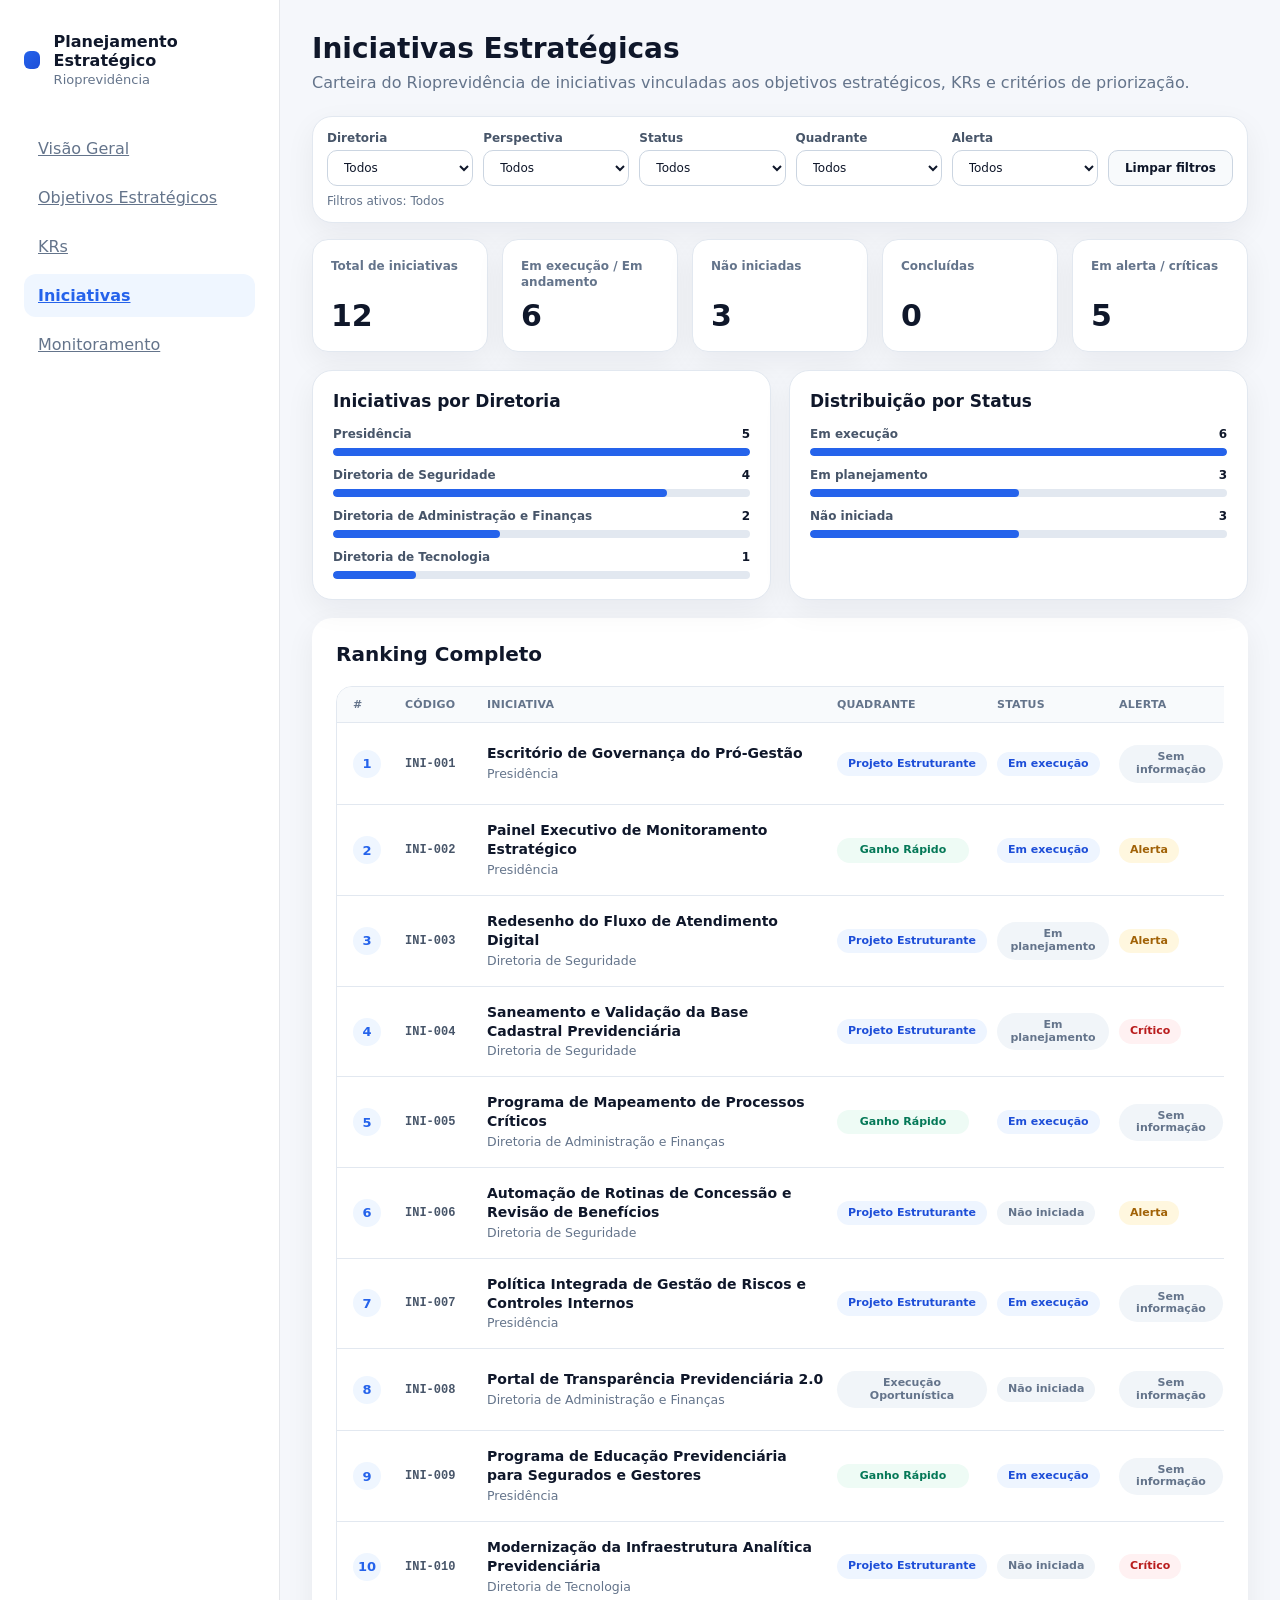
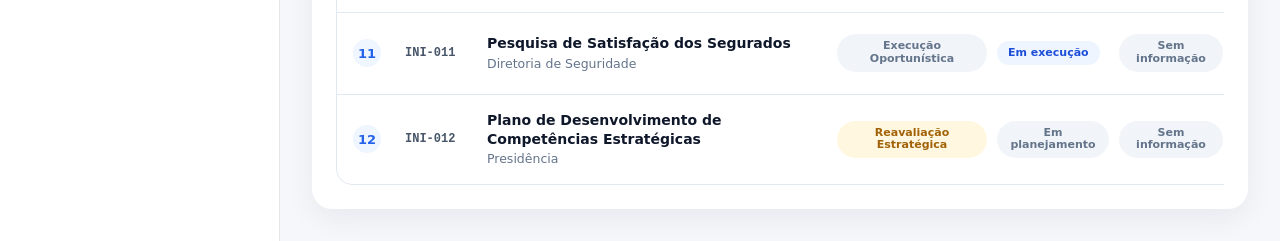
<file: docs/iniciativas.html>
<!DOCTYPE html>
<html lang="pt-BR">

<head>
  <meta charset="UTF-8">
  <meta
    name="viewport"
    content="width=device-width, initial-scale=1.0"
  >

  <title>Planejamento Estratégico RP</title>

  <link
    rel="stylesheet"
    href="assets/css/main.css"
  >
</head>

<body>

  <div class="layout">

    <aside class="sidebar">

      <div class="brand">
        <div class="brand-mark"></div>

        <div>
          <h1>Planejamento Estratégico</h1>
          <p>Rioprevidência</p>
        </div>
      </div>

      <nav class="menu">
        <a class="menu-item " href="index.html">Visão Geral</a>
        <a class="menu-item " href="objetivos.html">Objetivos Estratégicos</a>
        <a class="menu-item " href="krs.html">KRs</a>
        <a class="menu-item active" href="iniciativas.html">Iniciativas</a>
        <a class="menu-item " href="monitoramento.html">Monitoramento</a>
      </nav>

    </aside>

    <main class="content">

      <header class="topbar">
        <div>
          <h2>Iniciativas Estratégicas</h2>
          <p>Carteira do Rioprevidência de iniciativas vinculadas aos objetivos estratégicos, KRs e critérios de priorização.</p>
        </div>
      </header>

      
    <section class="filters-panel compact" aria-label="Filtros globais">
      <div class="filters-grid">
        
            <label class="filter-field">
              <span>Diretoria</span>
              <select data-filter="diretoria">
                <option value="">Todos</option>
<option value="Diretoria de Administração e Finanças">Diretoria de Administração e Finanças</option>
<option value="Diretoria de Seguridade">Diretoria de Seguridade</option>
<option value="Diretoria de Tecnologia">Diretoria de Tecnologia</option>
<option value="Presidência">Presidência</option>
              </select>
            </label>
            
            <label class="filter-field">
              <span>Perspectiva</span>
              <select data-filter="perspectiva">
                <option value="">Todos</option>
<option value="Pessoas, Tecnologia e Capacidades">Pessoas, Tecnologia e Capacidades</option>
<option value="Processos Internos">Processos Internos</option>
<option value="Resultados Institucionais">Resultados Institucionais</option>
<option value="Segurados e Beneficiários">Segurados e Beneficiários</option>
              </select>
            </label>
            
            <label class="filter-field">
              <span>Status</span>
              <select data-filter="status">
                <option value="">Todos</option>
<option value="Em execução">Em execução</option>
<option value="Em planejamento">Em planejamento</option>
<option value="Não iniciada">Não iniciada</option>
              </select>
            </label>
            
            <label class="filter-field">
              <span>Quadrante</span>
              <select data-filter="quadrante">
                <option value="">Todos</option>
<option value="Execução Oportunística">Execução Oportunística</option>
<option value="Ganho Rápido">Ganho Rápido</option>
<option value="Projeto Estruturante">Projeto Estruturante</option>
<option value="Reavaliação Estratégica">Reavaliação Estratégica</option>
              </select>
            </label>
            
            <label class="filter-field">
              <span>Alerta</span>
              <select data-filter="alerta">
                <option value="">Todos</option>
<option value="Alerta">Alerta</option>
<option value="Crítico">Crítico</option>
              </select>
            </label>
            

        <button
          class="filters-clear"
          type="button"
          data-clear-filters
        >
          Limpar filtros
        </button>
      </div>

      <p class="filters-active" data-active-filters>
        Filtros ativos: Todos
      </p>
    </section>
    

      <section class="portfolio-summary-grid">
        
        <article class="portfolio-summary-card">
          <span>Total de iniciativas</span>
          <strong>12</strong>
        </article>
        

        <article class="portfolio-summary-card">
          <span>Em execução / Em andamento</span>
          <strong>6</strong>
        </article>
        

        <article class="portfolio-summary-card">
          <span>Não iniciadas</span>
          <strong>3</strong>
        </article>
        

        <article class="portfolio-summary-card">
          <span>Concluídas</span>
          <strong>0</strong>
        </article>
        

        <article class="portfolio-summary-card">
          <span>Em alerta / críticas</span>
          <strong>5</strong>
        </article>
        
      </section>

      <section class="portfolio-distribution-grid">
        
    <article class="distribution-card">
      <h3>Iniciativas por Diretoria</h3>
      <div class="distribution-list">
        
            <div class="distribution-row">
              <div class="distribution-label">
                <span>Presidência</span>
                <strong>5</strong>
              </div>
              <div class="distribution-bar">
                <div style="width:100%"></div>
              </div>
            </div>
            
            <div class="distribution-row">
              <div class="distribution-label">
                <span>Diretoria de Seguridade</span>
                <strong>4</strong>
              </div>
              <div class="distribution-bar">
                <div style="width:80%"></div>
              </div>
            </div>
            
            <div class="distribution-row">
              <div class="distribution-label">
                <span>Diretoria de Administração e Finanças</span>
                <strong>2</strong>
              </div>
              <div class="distribution-bar">
                <div style="width:40%"></div>
              </div>
            </div>
            
            <div class="distribution-row">
              <div class="distribution-label">
                <span>Diretoria de Tecnologia</span>
                <strong>1</strong>
              </div>
              <div class="distribution-bar">
                <div style="width:20%"></div>
              </div>
            </div>
            
      </div>
    </article>
    
        
    <article class="distribution-card">
      <h3>Distribuição por Status</h3>
      <div class="distribution-list">
        
            <div class="distribution-row">
              <div class="distribution-label">
                <span>Em execução</span>
                <strong>6</strong>
              </div>
              <div class="distribution-bar">
                <div style="width:100%"></div>
              </div>
            </div>
            
            <div class="distribution-row">
              <div class="distribution-label">
                <span>Em planejamento</span>
                <strong>3</strong>
              </div>
              <div class="distribution-bar">
                <div style="width:50%"></div>
              </div>
            </div>
            
            <div class="distribution-row">
              <div class="distribution-label">
                <span>Não iniciada</span>
                <strong>3</strong>
              </div>
              <div class="distribution-bar">
                <div style="width:50%"></div>
              </div>
            </div>
            
      </div>
    </article>
    
      </section>

      <section class="panel">
        <div class="panel-header">
          <h3>Ranking Completo</h3>
        </div>

        <div class="initiative-list">
          
    <div class="initiative-ranking">
      <div class="initiative-rank-header">
        <span>#</span>
        <span>Código</span>
        <span>Iniciativa</span>
        <span>Quadrante</span>
        <span>Status</span>
        <span>Alerta</span>
        <span>Prioridade</span>
        <span>Execução</span>
        <span>Prazo</span>
        <span>Tend.</span>
      </div>

      
            <article
              class="initiative-item initiative-rank-row"
              data-diretoria="Presidência"
              data-status="Em execução"
              data-quadrante="Projeto Estruturante"
              data-alerta="Sem informação"
            >
              <span class="initiative-rank-position">
                1
              </span>

              <span class="initiative-rank-code">
                INI-001
              </span>

              <div class="initiative-rank-name">
                <strong>
                  Escritório de Governança do Pró-Gestão
                </strong>
                <span>
                  Presidência
                </span>
              </div>

              <span class="rank-badge initiative-rank-quadrant rank-badge--info">
                Projeto Estruturante
              </span>

              <span class="rank-badge initiative-rank-status rank-badge--info">
                Em execução
              </span>

              <span class="rank-badge initiative-rank-alert rank-badge--muted">
                Sem informação
              </span>

              <strong class="initiative-rank-priority">
                n/d
              </strong>

              <div class="initiative-rank-progress">
                <span>0%</span>
                <div class="rank-progress-bar">
                  <div
                    class="rank-progress-fill"
                    style="width:0%"
                  ></div>
                </div>
              </div>

              <span class="initiative-rank-deadline">
                31/12/2026
              </span>

              <span class="initiative-rank-trend">
                
              </span>
            </article>
            
            <article
              class="initiative-item initiative-rank-row"
              data-diretoria="Presidência"
              data-status="Em execução"
              data-quadrante="Ganho Rápido"
              data-alerta="Alerta"
            >
              <span class="initiative-rank-position">
                2
              </span>

              <span class="initiative-rank-code">
                INI-002
              </span>

              <div class="initiative-rank-name">
                <strong>
                  Painel Executivo de Monitoramento Estratégico
                </strong>
                <span>
                  Presidência
                </span>
              </div>

              <span class="rank-badge initiative-rank-quadrant rank-badge--success">
                Ganho Rápido
              </span>

              <span class="rank-badge initiative-rank-status rank-badge--info">
                Em execução
              </span>

              <span class="rank-badge initiative-rank-alert rank-badge--warning">
                Alerta
              </span>

              <strong class="initiative-rank-priority">
                n/d
              </strong>

              <div class="initiative-rank-progress">
                <span>0%</span>
                <div class="rank-progress-bar">
                  <div
                    class="rank-progress-fill"
                    style="width:0%"
                  ></div>
                </div>
              </div>

              <span class="initiative-rank-deadline">
                30/09/2026
              </span>

              <span class="initiative-rank-trend">
                
              </span>
            </article>
            
            <article
              class="initiative-item initiative-rank-row"
              data-diretoria="Diretoria de Seguridade"
              data-status="Em planejamento"
              data-quadrante="Projeto Estruturante"
              data-alerta="Alerta"
            >
              <span class="initiative-rank-position">
                3
              </span>

              <span class="initiative-rank-code">
                INI-003
              </span>

              <div class="initiative-rank-name">
                <strong>
                  Redesenho do Fluxo de Atendimento Digital
                </strong>
                <span>
                  Diretoria de Seguridade
                </span>
              </div>

              <span class="rank-badge initiative-rank-quadrant rank-badge--info">
                Projeto Estruturante
              </span>

              <span class="rank-badge initiative-rank-status rank-badge--muted">
                Em planejamento
              </span>

              <span class="rank-badge initiative-rank-alert rank-badge--warning">
                Alerta
              </span>

              <strong class="initiative-rank-priority">
                n/d
              </strong>

              <div class="initiative-rank-progress">
                <span>0%</span>
                <div class="rank-progress-bar">
                  <div
                    class="rank-progress-fill"
                    style="width:0%"
                  ></div>
                </div>
              </div>

              <span class="initiative-rank-deadline">
                31/03/2027
              </span>

              <span class="initiative-rank-trend">
                
              </span>
            </article>
            
            <article
              class="initiative-item initiative-rank-row"
              data-diretoria="Diretoria de Seguridade"
              data-status="Em planejamento"
              data-quadrante="Projeto Estruturante"
              data-alerta="Crítico"
            >
              <span class="initiative-rank-position">
                4
              </span>

              <span class="initiative-rank-code">
                INI-004
              </span>

              <div class="initiative-rank-name">
                <strong>
                  Saneamento e Validação da Base Cadastral Previdenciária
                </strong>
                <span>
                  Diretoria de Seguridade
                </span>
              </div>

              <span class="rank-badge initiative-rank-quadrant rank-badge--info">
                Projeto Estruturante
              </span>

              <span class="rank-badge initiative-rank-status rank-badge--muted">
                Em planejamento
              </span>

              <span class="rank-badge initiative-rank-alert rank-badge--danger">
                Crítico
              </span>

              <strong class="initiative-rank-priority">
                n/d
              </strong>

              <div class="initiative-rank-progress">
                <span>0%</span>
                <div class="rank-progress-bar">
                  <div
                    class="rank-progress-fill"
                    style="width:0%"
                  ></div>
                </div>
              </div>

              <span class="initiative-rank-deadline">
                31/12/2027
              </span>

              <span class="initiative-rank-trend">
                
              </span>
            </article>
            
            <article
              class="initiative-item initiative-rank-row"
              data-diretoria="Diretoria de Administração e Finanças"
              data-status="Em execução"
              data-quadrante="Ganho Rápido"
              data-alerta="Sem informação"
            >
              <span class="initiative-rank-position">
                5
              </span>

              <span class="initiative-rank-code">
                INI-005
              </span>

              <div class="initiative-rank-name">
                <strong>
                  Programa de Mapeamento de Processos Críticos
                </strong>
                <span>
                  Diretoria de Administração e Finanças
                </span>
              </div>

              <span class="rank-badge initiative-rank-quadrant rank-badge--success">
                Ganho Rápido
              </span>

              <span class="rank-badge initiative-rank-status rank-badge--info">
                Em execução
              </span>

              <span class="rank-badge initiative-rank-alert rank-badge--muted">
                Sem informação
              </span>

              <strong class="initiative-rank-priority">
                n/d
              </strong>

              <div class="initiative-rank-progress">
                <span>0%</span>
                <div class="rank-progress-bar">
                  <div
                    class="rank-progress-fill"
                    style="width:0%"
                  ></div>
                </div>
              </div>

              <span class="initiative-rank-deadline">
                31/12/2026
              </span>

              <span class="initiative-rank-trend">
                
              </span>
            </article>
            
            <article
              class="initiative-item initiative-rank-row"
              data-diretoria="Diretoria de Seguridade"
              data-status="Não iniciada"
              data-quadrante="Projeto Estruturante"
              data-alerta="Alerta"
            >
              <span class="initiative-rank-position">
                6
              </span>

              <span class="initiative-rank-code">
                INI-006
              </span>

              <div class="initiative-rank-name">
                <strong>
                  Automação de Rotinas de Concessão e Revisão de Benefícios
                </strong>
                <span>
                  Diretoria de Seguridade
                </span>
              </div>

              <span class="rank-badge initiative-rank-quadrant rank-badge--info">
                Projeto Estruturante
              </span>

              <span class="rank-badge initiative-rank-status rank-badge--muted">
                Não iniciada
              </span>

              <span class="rank-badge initiative-rank-alert rank-badge--warning">
                Alerta
              </span>

              <strong class="initiative-rank-priority">
                n/d
              </strong>

              <div class="initiative-rank-progress">
                <span>0%</span>
                <div class="rank-progress-bar">
                  <div
                    class="rank-progress-fill"
                    style="width:0%"
                  ></div>
                </div>
              </div>

              <span class="initiative-rank-deadline">
                30/06/2028
              </span>

              <span class="initiative-rank-trend">
                
              </span>
            </article>
            
            <article
              class="initiative-item initiative-rank-row"
              data-diretoria="Presidência"
              data-status="Em execução"
              data-quadrante="Projeto Estruturante"
              data-alerta="Sem informação"
            >
              <span class="initiative-rank-position">
                7
              </span>

              <span class="initiative-rank-code">
                INI-007
              </span>

              <div class="initiative-rank-name">
                <strong>
                  Política Integrada de Gestão de Riscos e Controles Internos
                </strong>
                <span>
                  Presidência
                </span>
              </div>

              <span class="rank-badge initiative-rank-quadrant rank-badge--info">
                Projeto Estruturante
              </span>

              <span class="rank-badge initiative-rank-status rank-badge--info">
                Em execução
              </span>

              <span class="rank-badge initiative-rank-alert rank-badge--muted">
                Sem informação
              </span>

              <strong class="initiative-rank-priority">
                n/d
              </strong>

              <div class="initiative-rank-progress">
                <span>0%</span>
                <div class="rank-progress-bar">
                  <div
                    class="rank-progress-fill"
                    style="width:0%"
                  ></div>
                </div>
              </div>

              <span class="initiative-rank-deadline">
                30/11/2026
              </span>

              <span class="initiative-rank-trend">
                
              </span>
            </article>
            
            <article
              class="initiative-item initiative-rank-row"
              data-diretoria="Diretoria de Administração e Finanças"
              data-status="Não iniciada"
              data-quadrante="Execução Oportunística"
              data-alerta="Sem informação"
            >
              <span class="initiative-rank-position">
                8
              </span>

              <span class="initiative-rank-code">
                INI-008
              </span>

              <div class="initiative-rank-name">
                <strong>
                  Portal de Transparência Previdenciária 2.0
                </strong>
                <span>
                  Diretoria de Administração e Finanças
                </span>
              </div>

              <span class="rank-badge initiative-rank-quadrant rank-badge--muted">
                Execução Oportunística
              </span>

              <span class="rank-badge initiative-rank-status rank-badge--muted">
                Não iniciada
              </span>

              <span class="rank-badge initiative-rank-alert rank-badge--muted">
                Sem informação
              </span>

              <strong class="initiative-rank-priority">
                n/d
              </strong>

              <div class="initiative-rank-progress">
                <span>0%</span>
                <div class="rank-progress-bar">
                  <div
                    class="rank-progress-fill"
                    style="width:0%"
                  ></div>
                </div>
              </div>

              <span class="initiative-rank-deadline">
                31/03/2027
              </span>

              <span class="initiative-rank-trend">
                
              </span>
            </article>
            
            <article
              class="initiative-item initiative-rank-row"
              data-diretoria="Presidência"
              data-status="Em execução"
              data-quadrante="Ganho Rápido"
              data-alerta="Sem informação"
            >
              <span class="initiative-rank-position">
                9
              </span>

              <span class="initiative-rank-code">
                INI-009
              </span>

              <div class="initiative-rank-name">
                <strong>
                  Programa de Educação Previdenciária para Segurados e Gestores
                </strong>
                <span>
                  Presidência
                </span>
              </div>

              <span class="rank-badge initiative-rank-quadrant rank-badge--success">
                Ganho Rápido
              </span>

              <span class="rank-badge initiative-rank-status rank-badge--info">
                Em execução
              </span>

              <span class="rank-badge initiative-rank-alert rank-badge--muted">
                Sem informação
              </span>

              <strong class="initiative-rank-priority">
                n/d
              </strong>

              <div class="initiative-rank-progress">
                <span>0%</span>
                <div class="rank-progress-bar">
                  <div
                    class="rank-progress-fill"
                    style="width:0%"
                  ></div>
                </div>
              </div>

              <span class="initiative-rank-deadline">
                31/12/2026
              </span>

              <span class="initiative-rank-trend">
                
              </span>
            </article>
            
            <article
              class="initiative-item initiative-rank-row"
              data-diretoria="Diretoria de Tecnologia"
              data-status="Não iniciada"
              data-quadrante="Projeto Estruturante"
              data-alerta="Crítico"
            >
              <span class="initiative-rank-position">
                10
              </span>

              <span class="initiative-rank-code">
                INI-010
              </span>

              <div class="initiative-rank-name">
                <strong>
                  Modernização da Infraestrutura Analítica Previdenciária
                </strong>
                <span>
                  Diretoria de Tecnologia
                </span>
              </div>

              <span class="rank-badge initiative-rank-quadrant rank-badge--info">
                Projeto Estruturante
              </span>

              <span class="rank-badge initiative-rank-status rank-badge--muted">
                Não iniciada
              </span>

              <span class="rank-badge initiative-rank-alert rank-badge--danger">
                Crítico
              </span>

              <strong class="initiative-rank-priority">
                n/d
              </strong>

              <div class="initiative-rank-progress">
                <span>0%</span>
                <div class="rank-progress-bar">
                  <div
                    class="rank-progress-fill"
                    style="width:0%"
                  ></div>
                </div>
              </div>

              <span class="initiative-rank-deadline">
                31/12/2028
              </span>

              <span class="initiative-rank-trend">
                
              </span>
            </article>
            
            <article
              class="initiative-item initiative-rank-row"
              data-diretoria="Diretoria de Seguridade"
              data-status="Em execução"
              data-quadrante="Execução Oportunística"
              data-alerta="Sem informação"
            >
              <span class="initiative-rank-position">
                11
              </span>

              <span class="initiative-rank-code">
                INI-011
              </span>

              <div class="initiative-rank-name">
                <strong>
                  Pesquisa de Satisfação dos Segurados
                </strong>
                <span>
                  Diretoria de Seguridade
                </span>
              </div>

              <span class="rank-badge initiative-rank-quadrant rank-badge--muted">
                Execução Oportunística
              </span>

              <span class="rank-badge initiative-rank-status rank-badge--info">
                Em execução
              </span>

              <span class="rank-badge initiative-rank-alert rank-badge--muted">
                Sem informação
              </span>

              <strong class="initiative-rank-priority">
                n/d
              </strong>

              <div class="initiative-rank-progress">
                <span>0%</span>
                <div class="rank-progress-bar">
                  <div
                    class="rank-progress-fill"
                    style="width:0%"
                  ></div>
                </div>
              </div>

              <span class="initiative-rank-deadline">
                31/12/2026
              </span>

              <span class="initiative-rank-trend">
                
              </span>
            </article>
            
            <article
              class="initiative-item initiative-rank-row"
              data-diretoria="Presidência"
              data-status="Em planejamento"
              data-quadrante="Reavaliação Estratégica"
              data-alerta="Sem informação"
            >
              <span class="initiative-rank-position">
                12
              </span>

              <span class="initiative-rank-code">
                INI-012
              </span>

              <div class="initiative-rank-name">
                <strong>
                  Plano de Desenvolvimento de Competências Estratégicas
                </strong>
                <span>
                  Presidência
                </span>
              </div>

              <span class="rank-badge initiative-rank-quadrant rank-badge--warning">
                Reavaliação Estratégica
              </span>

              <span class="rank-badge initiative-rank-status rank-badge--muted">
                Em planejamento
              </span>

              <span class="rank-badge initiative-rank-alert rank-badge--muted">
                Sem informação
              </span>

              <strong class="initiative-rank-priority">
                n/d
              </strong>

              <div class="initiative-rank-progress">
                <span>0%</span>
                <div class="rank-progress-bar">
                  <div
                    class="rank-progress-fill"
                    style="width:0%"
                  ></div>
                </div>
              </div>

              <span class="initiative-rank-deadline">
                31/05/2027
              </span>

              <span class="initiative-rank-trend">
                
              </span>
            </article>
            
    </div>
    
        </div>
      </section>

    </main>

  </div>

  <script src="assets/js/main.js"></script>

</body>

</html>
</file>
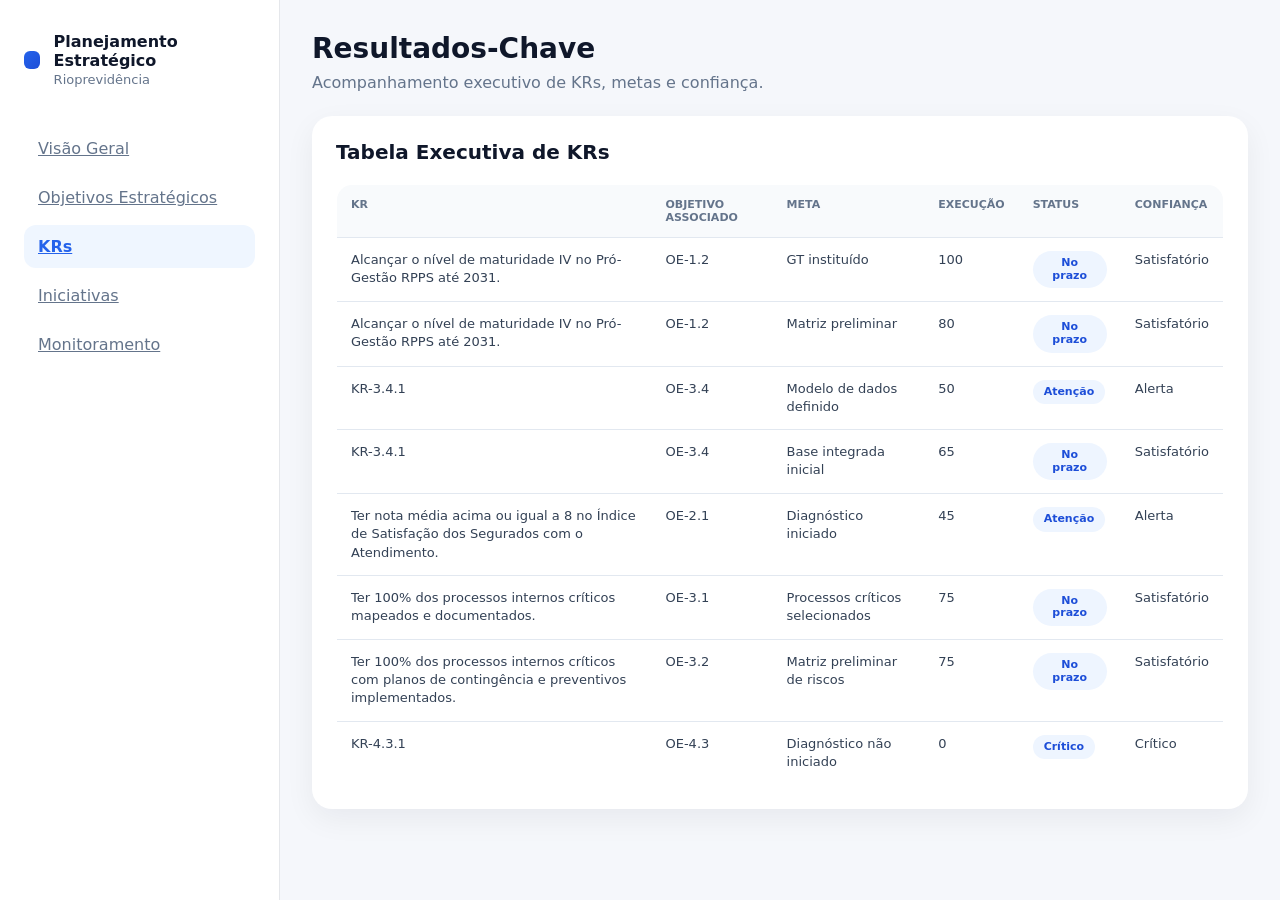
<file: docs/krs.html>
<!DOCTYPE html>
<html lang="pt-BR">

<head>
  <meta charset="UTF-8">
  <meta
    name="viewport"
    content="width=device-width, initial-scale=1.0"
  >

  <title>Planejamento Estratégico RP</title>

  <link
    rel="stylesheet"
    href="assets/css/main.css"
  >
</head>

<body>

  <div class="layout">

    <aside class="sidebar">

      <div class="brand">
        <div class="brand-mark"></div>

        <div>
          <h1>Planejamento Estratégico</h1>
          <p>Rioprevidência</p>
        </div>
      </div>

      <nav class="menu">
        <a class="menu-item " href="index.html">Visão Geral</a>
        <a class="menu-item " href="objetivos.html">Objetivos Estratégicos</a>
        <a class="menu-item active" href="krs.html">KRs</a>
        <a class="menu-item " href="iniciativas.html">Iniciativas</a>
        <a class="menu-item " href="monitoramento.html">Monitoramento</a>
      </nav>

    </aside>

    <main class="content">

      <header class="topbar">
        <div>
          <h2>Resultados-Chave</h2>
          <p>Acompanhamento executivo de KRs, metas e confiança.</p>
        </div>
      </header>

      <section class="panel">
        <div class="panel-header">
          <h3>Tabela Executiva de KRs</h3>
        </div>

        
    <div class="table-wrap">
      <table class="executive-table">
        <thead>
          <tr>
            <th>KR</th>
            <th>Objetivo associado</th>
            <th>Meta</th>
            <th>Execução</th>
            <th>Status</th>
            <th>Confiança</th>
          </tr>
        </thead>
        <tbody>
          
            <tr>
              <td>Alcançar o nível de maturidade IV no Pró-Gestão RPPS até 2031.</td>
              <td>OE-1.2</td>
              <td>GT instituído</td>
              <td>100</td>
              <td>
                <span class="rank-badge rank-badge--info">
                  No prazo
                </span>
              </td>
              <td>Satisfatório</td>
            </tr>
            
            <tr>
              <td>Alcançar o nível de maturidade IV no Pró-Gestão RPPS até 2031.</td>
              <td>OE-1.2</td>
              <td>Matriz preliminar</td>
              <td>80</td>
              <td>
                <span class="rank-badge rank-badge--info">
                  No prazo
                </span>
              </td>
              <td>Satisfatório</td>
            </tr>
            
            <tr>
              <td>KR-3.4.1</td>
              <td>OE-3.4</td>
              <td>Modelo de dados definido</td>
              <td>50</td>
              <td>
                <span class="rank-badge rank-badge--info">
                  Atenção
                </span>
              </td>
              <td>Alerta</td>
            </tr>
            
            <tr>
              <td>KR-3.4.1</td>
              <td>OE-3.4</td>
              <td>Base integrada inicial</td>
              <td>65</td>
              <td>
                <span class="rank-badge rank-badge--info">
                  No prazo
                </span>
              </td>
              <td>Satisfatório</td>
            </tr>
            
            <tr>
              <td>Ter nota média acima ou igual a 8 no Índice de Satisfação dos Segurados com o Atendimento.</td>
              <td>OE-2.1</td>
              <td>Diagnóstico iniciado</td>
              <td>45</td>
              <td>
                <span class="rank-badge rank-badge--info">
                  Atenção
                </span>
              </td>
              <td>Alerta</td>
            </tr>
            
            <tr>
              <td>Ter 100% dos processos internos críticos mapeados e documentados.</td>
              <td>OE-3.1</td>
              <td>Processos críticos selecionados</td>
              <td>75</td>
              <td>
                <span class="rank-badge rank-badge--info">
                  No prazo
                </span>
              </td>
              <td>Satisfatório</td>
            </tr>
            
            <tr>
              <td>Ter 100% dos processos internos críticos com planos de contingência e preventivos implementados.</td>
              <td>OE-3.2</td>
              <td>Matriz preliminar de riscos</td>
              <td>75</td>
              <td>
                <span class="rank-badge rank-badge--info">
                  No prazo
                </span>
              </td>
              <td>Satisfatório</td>
            </tr>
            
            <tr>
              <td>KR-4.3.1</td>
              <td>OE-4.3</td>
              <td>Diagnóstico não iniciado</td>
              <td>0</td>
              <td>
                <span class="rank-badge rank-badge--info">
                  Crítico
                </span>
              </td>
              <td>Crítico</td>
            </tr>
            
        </tbody>
      </table>
    </div>
    
      </section>

    </main>

  </div>

  <script src="assets/js/main.js"></script>

</body>

</html>
</file>
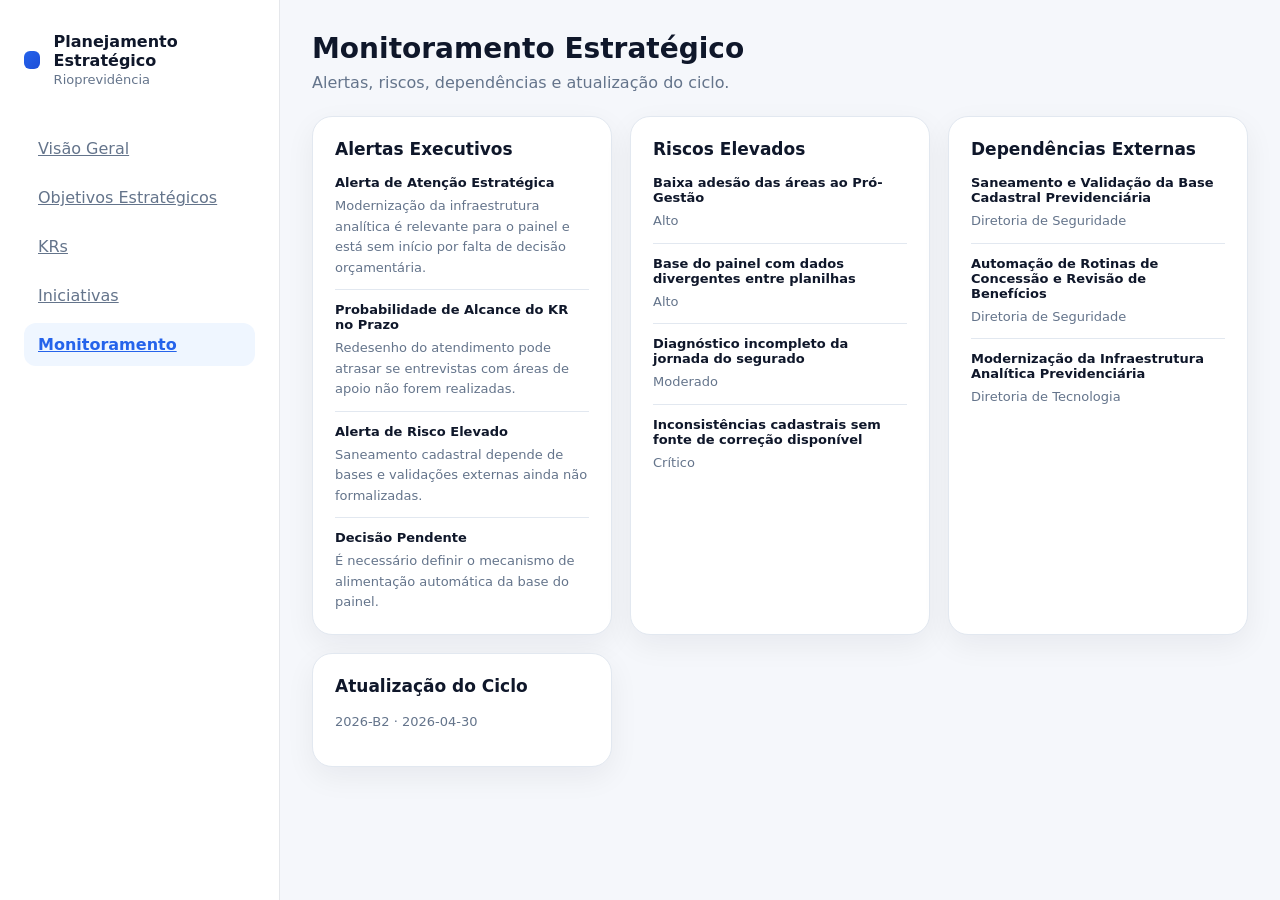
<file: docs/monitoramento.html>
<!DOCTYPE html>
<html lang="pt-BR">

<head>
  <meta charset="UTF-8">
  <meta
    name="viewport"
    content="width=device-width, initial-scale=1.0"
  >

  <title>Planejamento Estratégico RP</title>

  <link
    rel="stylesheet"
    href="assets/css/main.css"
  >
</head>

<body>

  <div class="layout">

    <aside class="sidebar">

      <div class="brand">
        <div class="brand-mark"></div>

        <div>
          <h1>Planejamento Estratégico</h1>
          <p>Rioprevidência</p>
        </div>
      </div>

      <nav class="menu">
        <a class="menu-item " href="index.html">Visão Geral</a>
        <a class="menu-item " href="objetivos.html">Objetivos Estratégicos</a>
        <a class="menu-item " href="krs.html">KRs</a>
        <a class="menu-item " href="iniciativas.html">Iniciativas</a>
        <a class="menu-item active" href="monitoramento.html">Monitoramento</a>
      </nav>

    </aside>

    <main class="content">

      <header class="topbar">
        <div>
          <h2>Monitoramento Estratégico</h2>
          <p>Alertas, riscos, dependências e atualização do ciclo.</p>
        </div>
      </header>

      
    <section class="monitoring-grid">
      <article class="monitoring-card">
        <h3>Alertas Executivos</h3>
        <ul>
          
                <li>
                  <strong>Alerta de Atenção Estratégica</strong>
                  <span>Modernização da infraestrutura analítica é relevante para o painel e está sem início por falta de decisão orçamentária.</span>
                </li>
                

                <li>
                  <strong>Probabilidade de Alcance do KR no Prazo</strong>
                  <span>Redesenho do atendimento pode atrasar se entrevistas com áreas de apoio não forem realizadas.</span>
                </li>
                

                <li>
                  <strong>Alerta de Risco Elevado</strong>
                  <span>Saneamento cadastral depende de bases e validações externas ainda não formalizadas.</span>
                </li>
                

                <li>
                  <strong>Decisão Pendente</strong>
                  <span>É necessário definir o mecanismo de alimentação automática da base do painel.</span>
                </li>
                
        </ul>
      </article>

      <article class="monitoring-card">
        <h3>Riscos Elevados</h3>
        <ul>
          
                <li>
                  <strong>Baixa adesão das áreas ao Pró-Gestão</strong>
                  <span>Alto</span>
                </li>
                

                <li>
                  <strong>Base do painel com dados divergentes entre planilhas</strong>
                  <span>Alto</span>
                </li>
                

                <li>
                  <strong>Diagnóstico incompleto da jornada do segurado</strong>
                  <span>Moderado</span>
                </li>
                

                <li>
                  <strong>Inconsistências cadastrais sem fonte de correção disponível</strong>
                  <span>Crítico</span>
                </li>
                
        </ul>
      </article>

      <article class="monitoring-card">
        <h3>Dependências Externas</h3>
        <ul>
          
                <li>
                  <strong>Saneamento e Validação da Base Cadastral Previdenciária</strong>
                  <span>Diretoria de Seguridade</span>
                </li>
                

                <li>
                  <strong>Automação de Rotinas de Concessão e Revisão de Benefícios</strong>
                  <span>Diretoria de Seguridade</span>
                </li>
                

                <li>
                  <strong>Modernização da Infraestrutura Analítica Previdenciária</strong>
                  <span>Diretoria de Tecnologia</span>
                </li>
                
        </ul>
      </article>

      <article class="monitoring-card">
        <h3>Atualização do Ciclo</h3>
        <p>2026-B2 · 2026-04-30</p>
      </article>
    </section>
    

    </main>

  </div>

  <script src="assets/js/main.js"></script>

</body>

</html>
</file>
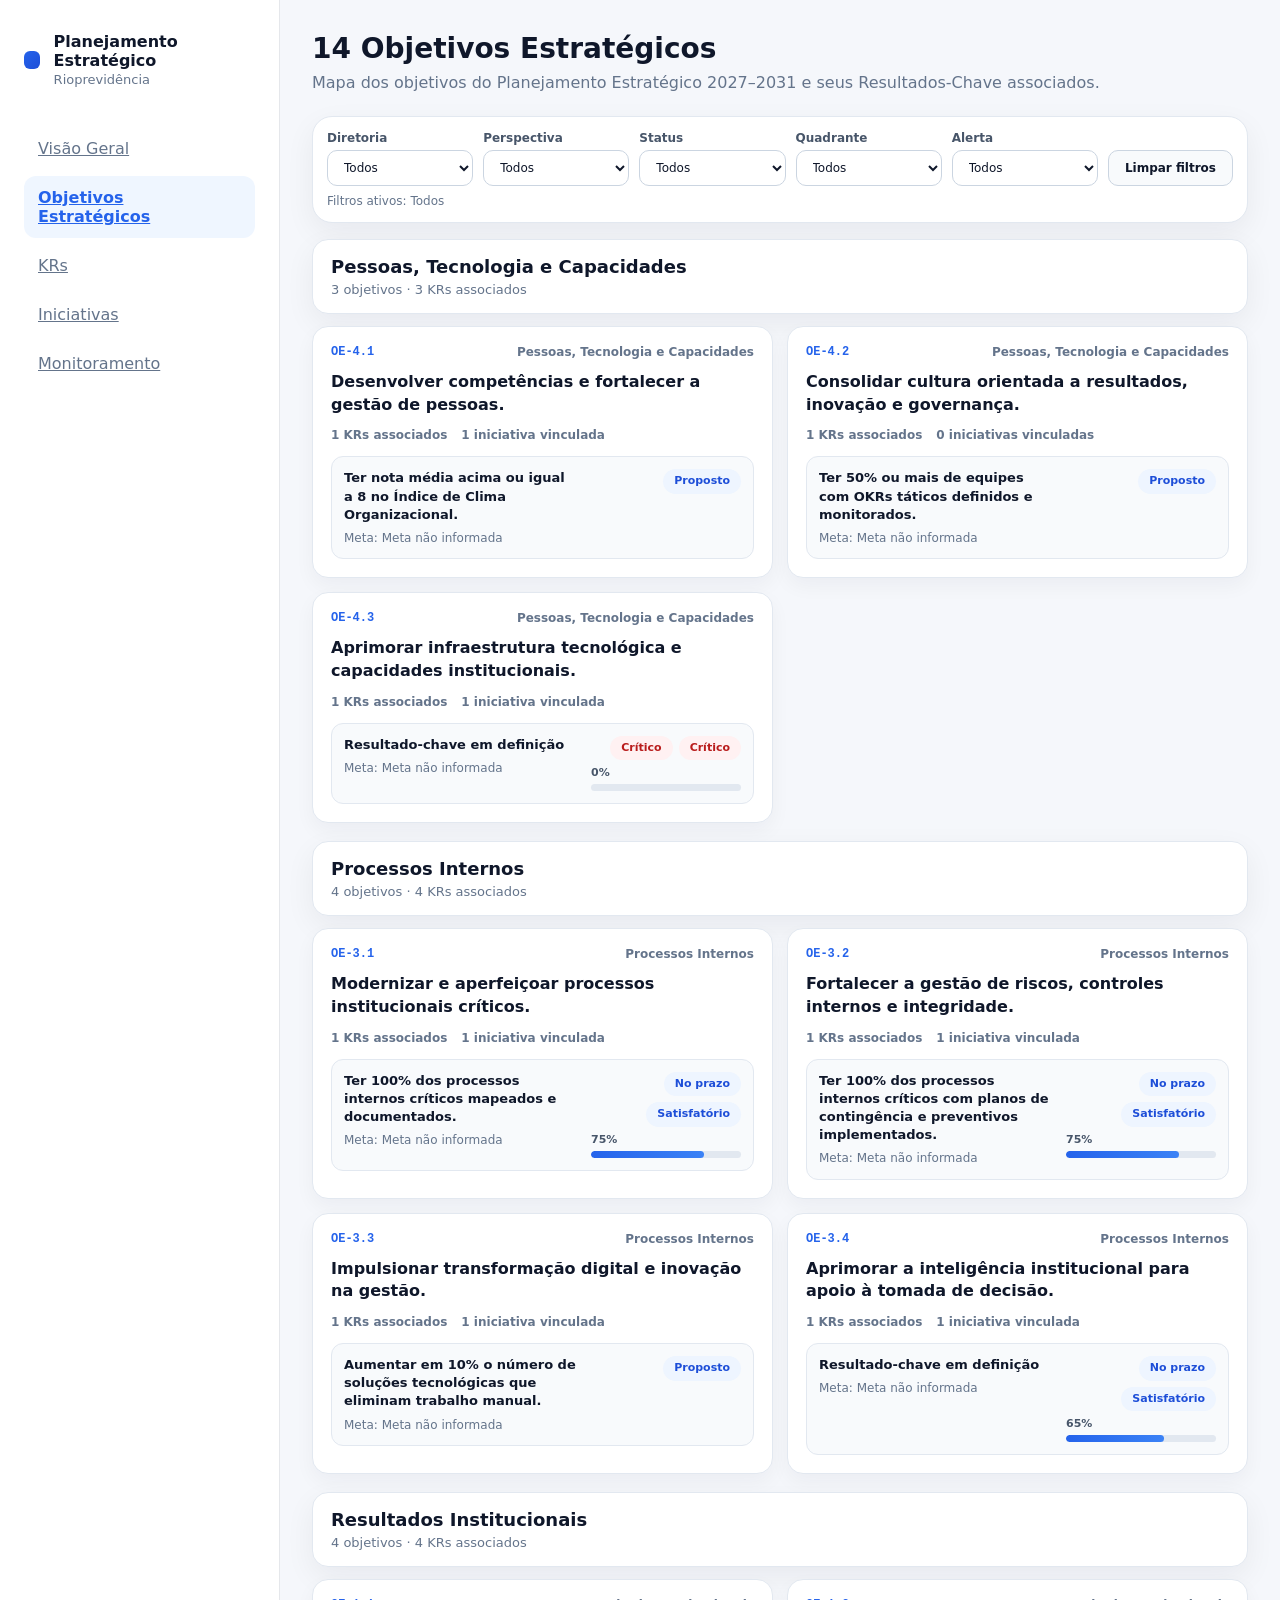
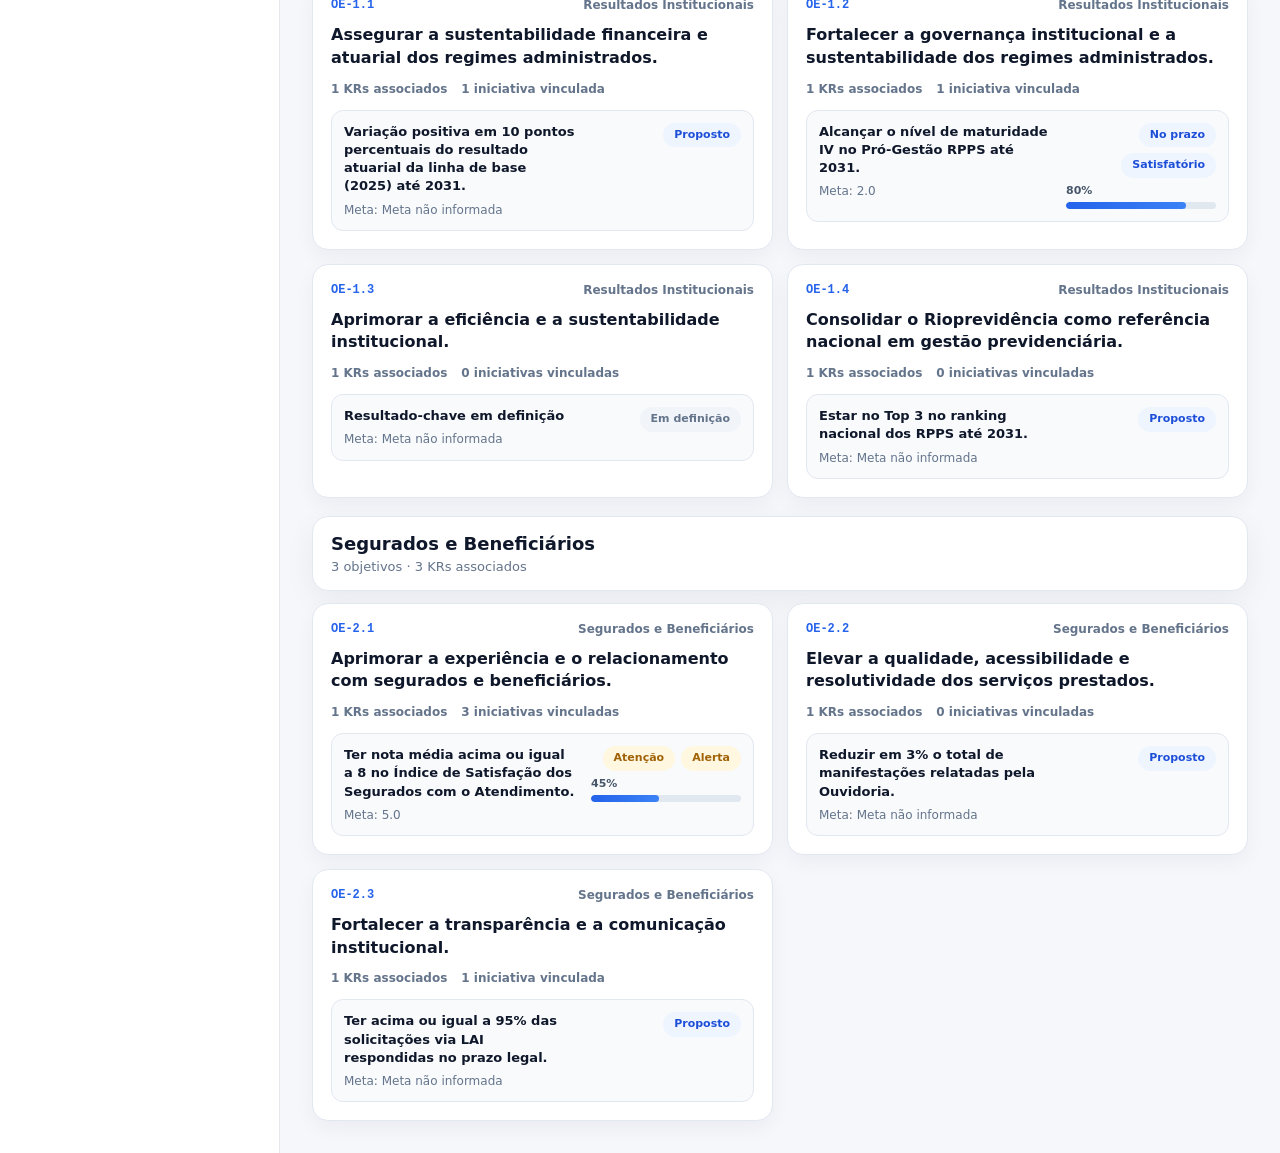
<file: docs/objetivos.html>
<!DOCTYPE html>
<html lang="pt-BR">

<head>
  <meta charset="UTF-8">
  <meta
    name="viewport"
    content="width=device-width, initial-scale=1.0"
  >

  <title>Planejamento Estratégico RP</title>

  <link
    rel="stylesheet"
    href="assets/css/main.css"
  >
</head>

<body>

  <div class="layout">

    <aside class="sidebar">

      <div class="brand">
        <div class="brand-mark"></div>

        <div>
          <h1>Planejamento Estratégico</h1>
          <p>Rioprevidência</p>
        </div>
      </div>

      <nav class="menu">
        <a class="menu-item " href="index.html">Visão Geral</a>
        <a class="menu-item active" href="objetivos.html">Objetivos Estratégicos</a>
        <a class="menu-item " href="krs.html">KRs</a>
        <a class="menu-item " href="iniciativas.html">Iniciativas</a>
        <a class="menu-item " href="monitoramento.html">Monitoramento</a>
      </nav>

    </aside>

    <main class="content">

      <header class="topbar">
        <div>
          <h2>14 Objetivos Estratégicos</h2>
          <p>Mapa dos objetivos do Planejamento Estratégico 2027–2031 e seus Resultados-Chave associados.</p>
        </div>
      </header>

      
    <section class="filters-panel compact" aria-label="Filtros globais">
      <div class="filters-grid">
        
            <label class="filter-field">
              <span>Diretoria</span>
              <select data-filter="diretoria">
                <option value="">Todos</option>
<option value="Diretoria de Administração e Finanças">Diretoria de Administração e Finanças</option>
<option value="Diretoria de Seguridade">Diretoria de Seguridade</option>
<option value="Diretoria de Tecnologia">Diretoria de Tecnologia</option>
<option value="Presidência">Presidência</option>
              </select>
            </label>
            
            <label class="filter-field">
              <span>Perspectiva</span>
              <select data-filter="perspectiva">
                <option value="">Todos</option>
<option value="Pessoas, Tecnologia e Capacidades">Pessoas, Tecnologia e Capacidades</option>
<option value="Processos Internos">Processos Internos</option>
<option value="Resultados Institucionais">Resultados Institucionais</option>
<option value="Segurados e Beneficiários">Segurados e Beneficiários</option>
              </select>
            </label>
            
            <label class="filter-field">
              <span>Status</span>
              <select data-filter="status">
                <option value="">Todos</option>
<option value="Em execução">Em execução</option>
<option value="Em planejamento">Em planejamento</option>
<option value="Não iniciada">Não iniciada</option>
              </select>
            </label>
            
            <label class="filter-field">
              <span>Quadrante</span>
              <select data-filter="quadrante">
                <option value="">Todos</option>
<option value="Execução Oportunística">Execução Oportunística</option>
<option value="Ganho Rápido">Ganho Rápido</option>
<option value="Projeto Estruturante">Projeto Estruturante</option>
<option value="Reavaliação Estratégica">Reavaliação Estratégica</option>
              </select>
            </label>
            
            <label class="filter-field">
              <span>Alerta</span>
              <select data-filter="alerta">
                <option value="">Todos</option>
<option value="Alerta">Alerta</option>
<option value="Crítico">Crítico</option>
              </select>
            </label>
            

        <button
          class="filters-clear"
          type="button"
          data-clear-filters
        >
          Limpar filtros
        </button>
      </div>

      <p class="filters-active" data-active-filters>
        Filtros ativos: Todos
      </p>
    </section>
    

      
    <div class="objectives-page-groups">
      
            <section
              class="objective-perspective-group"
              data-perspectiva="Pessoas, Tecnologia e Capacidades"
            >
              <div class="objective-perspective-header">
                <div>
                  <h3>Pessoas, Tecnologia e Capacidades</h3>
                  <p>3 objetivos · 3 KRs associados</p>
                </div>
              </div>

              <div class="objective-page-list">
                
                <article
                  class="objective-page-card objective-card"
                  data-perspectiva="Pessoas, Tecnologia e Capacidades"
                >
                  <div class="objective-page-card-top">
                    <span class="objective-page-code">OE-4.1</span>
                    <span class="objective-page-perspective">
                      Pessoas, Tecnologia e Capacidades
                    </span>
                  </div>

                  <h4>Desenvolver competências e fortalecer a gestão de pessoas.</h4>

                  <div class="objective-page-meta">
                    <span>1 KRs associados</span>
                    <span>1 iniciativa vinculada</span>
                  </div>

                  <ul class="objective-kr-list">
                    
                    <li class="objective-kr-item">
                      <div class="objective-kr-main">
                        <strong>Ter nota média acima ou igual a 8 no Índice de Clima Organizacional.</strong>
                        <span>Meta: Meta não informada</span>
                      </div>
                      <div class="objective-kr-side">
                        <span class="rank-badge rank-badge--info">
                          Proposto
                        </span>
                        
                        
                      </div>
                    </li>
                    
                  </ul>
                </article>
                
                <article
                  class="objective-page-card objective-card"
                  data-perspectiva="Pessoas, Tecnologia e Capacidades"
                >
                  <div class="objective-page-card-top">
                    <span class="objective-page-code">OE-4.2</span>
                    <span class="objective-page-perspective">
                      Pessoas, Tecnologia e Capacidades
                    </span>
                  </div>

                  <h4>Consolidar cultura orientada a resultados, inovação e governança.</h4>

                  <div class="objective-page-meta">
                    <span>1 KRs associados</span>
                    <span>0 iniciativas vinculadas</span>
                  </div>

                  <ul class="objective-kr-list">
                    
                    <li class="objective-kr-item">
                      <div class="objective-kr-main">
                        <strong>Ter 50% ou mais de equipes com OKRs táticos definidos e monitorados.</strong>
                        <span>Meta: Meta não informada</span>
                      </div>
                      <div class="objective-kr-side">
                        <span class="rank-badge rank-badge--info">
                          Proposto
                        </span>
                        
                        
                      </div>
                    </li>
                    
                  </ul>
                </article>
                
                <article
                  class="objective-page-card objective-card"
                  data-perspectiva="Pessoas, Tecnologia e Capacidades"
                >
                  <div class="objective-page-card-top">
                    <span class="objective-page-code">OE-4.3</span>
                    <span class="objective-page-perspective">
                      Pessoas, Tecnologia e Capacidades
                    </span>
                  </div>

                  <h4>Aprimorar infraestrutura tecnológica e capacidades institucionais.</h4>

                  <div class="objective-page-meta">
                    <span>1 KRs associados</span>
                    <span>1 iniciativa vinculada</span>
                  </div>

                  <ul class="objective-kr-list">
                    
                    <li class="objective-kr-item">
                      <div class="objective-kr-main">
                        <strong>Resultado-chave em definição</strong>
                        <span>Meta: Meta não informada</span>
                      </div>
                      <div class="objective-kr-side">
                        <span class="rank-badge rank-badge--danger">
                          Crítico
                        </span>
                        <span class="rank-badge rank-badge--danger">Crítico</span>
                        
                    <div class="objective-kr-progress">
                      <span>0%</span>
                      <div class="progress-bar kr-progress">
                        <div
                          class="progress-fill"
                          style="width:0%"
                        ></div>
                      </div>
                    </div>
                    
                      </div>
                    </li>
                    
                  </ul>
                </article>
                
              </div>
            </section>
            
            <section
              class="objective-perspective-group"
              data-perspectiva="Processos Internos"
            >
              <div class="objective-perspective-header">
                <div>
                  <h3>Processos Internos</h3>
                  <p>4 objetivos · 4 KRs associados</p>
                </div>
              </div>

              <div class="objective-page-list">
                
                <article
                  class="objective-page-card objective-card"
                  data-perspectiva="Processos Internos"
                >
                  <div class="objective-page-card-top">
                    <span class="objective-page-code">OE-3.1</span>
                    <span class="objective-page-perspective">
                      Processos Internos
                    </span>
                  </div>

                  <h4>Modernizar e aperfeiçoar processos institucionais críticos.</h4>

                  <div class="objective-page-meta">
                    <span>1 KRs associados</span>
                    <span>1 iniciativa vinculada</span>
                  </div>

                  <ul class="objective-kr-list">
                    
                    <li class="objective-kr-item">
                      <div class="objective-kr-main">
                        <strong>Ter 100% dos processos internos críticos mapeados e documentados.</strong>
                        <span>Meta: Meta não informada</span>
                      </div>
                      <div class="objective-kr-side">
                        <span class="rank-badge rank-badge--info">
                          No prazo
                        </span>
                        <span class="rank-badge rank-badge--info">Satisfatório</span>
                        
                    <div class="objective-kr-progress">
                      <span>75%</span>
                      <div class="progress-bar kr-progress">
                        <div
                          class="progress-fill"
                          style="width:75%"
                        ></div>
                      </div>
                    </div>
                    
                      </div>
                    </li>
                    
                  </ul>
                </article>
                
                <article
                  class="objective-page-card objective-card"
                  data-perspectiva="Processos Internos"
                >
                  <div class="objective-page-card-top">
                    <span class="objective-page-code">OE-3.2</span>
                    <span class="objective-page-perspective">
                      Processos Internos
                    </span>
                  </div>

                  <h4>Fortalecer a gestão de riscos, controles internos e integridade.</h4>

                  <div class="objective-page-meta">
                    <span>1 KRs associados</span>
                    <span>1 iniciativa vinculada</span>
                  </div>

                  <ul class="objective-kr-list">
                    
                    <li class="objective-kr-item">
                      <div class="objective-kr-main">
                        <strong>Ter 100% dos processos internos críticos com planos de contingência e preventivos implementados.</strong>
                        <span>Meta: Meta não informada</span>
                      </div>
                      <div class="objective-kr-side">
                        <span class="rank-badge rank-badge--info">
                          No prazo
                        </span>
                        <span class="rank-badge rank-badge--info">Satisfatório</span>
                        
                    <div class="objective-kr-progress">
                      <span>75%</span>
                      <div class="progress-bar kr-progress">
                        <div
                          class="progress-fill"
                          style="width:75%"
                        ></div>
                      </div>
                    </div>
                    
                      </div>
                    </li>
                    
                  </ul>
                </article>
                
                <article
                  class="objective-page-card objective-card"
                  data-perspectiva="Processos Internos"
                >
                  <div class="objective-page-card-top">
                    <span class="objective-page-code">OE-3.3</span>
                    <span class="objective-page-perspective">
                      Processos Internos
                    </span>
                  </div>

                  <h4>Impulsionar transformação digital e inovação na gestão.</h4>

                  <div class="objective-page-meta">
                    <span>1 KRs associados</span>
                    <span>1 iniciativa vinculada</span>
                  </div>

                  <ul class="objective-kr-list">
                    
                    <li class="objective-kr-item">
                      <div class="objective-kr-main">
                        <strong>Aumentar em 10% o número de soluções tecnológicas que eliminam trabalho manual.</strong>
                        <span>Meta: Meta não informada</span>
                      </div>
                      <div class="objective-kr-side">
                        <span class="rank-badge rank-badge--info">
                          Proposto
                        </span>
                        
                        
                      </div>
                    </li>
                    
                  </ul>
                </article>
                
                <article
                  class="objective-page-card objective-card"
                  data-perspectiva="Processos Internos"
                >
                  <div class="objective-page-card-top">
                    <span class="objective-page-code">OE-3.4</span>
                    <span class="objective-page-perspective">
                      Processos Internos
                    </span>
                  </div>

                  <h4>Aprimorar a inteligência institucional para apoio à tomada de decisão.</h4>

                  <div class="objective-page-meta">
                    <span>1 KRs associados</span>
                    <span>1 iniciativa vinculada</span>
                  </div>

                  <ul class="objective-kr-list">
                    
                    <li class="objective-kr-item">
                      <div class="objective-kr-main">
                        <strong>Resultado-chave em definição</strong>
                        <span>Meta: Meta não informada</span>
                      </div>
                      <div class="objective-kr-side">
                        <span class="rank-badge rank-badge--info">
                          No prazo
                        </span>
                        <span class="rank-badge rank-badge--info">Satisfatório</span>
                        
                    <div class="objective-kr-progress">
                      <span>65%</span>
                      <div class="progress-bar kr-progress">
                        <div
                          class="progress-fill"
                          style="width:65%"
                        ></div>
                      </div>
                    </div>
                    
                      </div>
                    </li>
                    
                  </ul>
                </article>
                
              </div>
            </section>
            
            <section
              class="objective-perspective-group"
              data-perspectiva="Resultados Institucionais"
            >
              <div class="objective-perspective-header">
                <div>
                  <h3>Resultados Institucionais</h3>
                  <p>4 objetivos · 4 KRs associados</p>
                </div>
              </div>

              <div class="objective-page-list">
                
                <article
                  class="objective-page-card objective-card"
                  data-perspectiva="Resultados Institucionais"
                >
                  <div class="objective-page-card-top">
                    <span class="objective-page-code">OE-1.1</span>
                    <span class="objective-page-perspective">
                      Resultados Institucionais
                    </span>
                  </div>

                  <h4>Assegurar a sustentabilidade financeira e atuarial dos regimes administrados.</h4>

                  <div class="objective-page-meta">
                    <span>1 KRs associados</span>
                    <span>1 iniciativa vinculada</span>
                  </div>

                  <ul class="objective-kr-list">
                    
                    <li class="objective-kr-item">
                      <div class="objective-kr-main">
                        <strong>Variação positiva em 10 pontos percentuais do resultado atuarial da linha de base (2025) até 2031.</strong>
                        <span>Meta: Meta não informada</span>
                      </div>
                      <div class="objective-kr-side">
                        <span class="rank-badge rank-badge--info">
                          Proposto
                        </span>
                        
                        
                      </div>
                    </li>
                    
                  </ul>
                </article>
                
                <article
                  class="objective-page-card objective-card"
                  data-perspectiva="Resultados Institucionais"
                >
                  <div class="objective-page-card-top">
                    <span class="objective-page-code">OE-1.2</span>
                    <span class="objective-page-perspective">
                      Resultados Institucionais
                    </span>
                  </div>

                  <h4>Fortalecer a governança institucional e a sustentabilidade dos regimes administrados.</h4>

                  <div class="objective-page-meta">
                    <span>1 KRs associados</span>
                    <span>1 iniciativa vinculada</span>
                  </div>

                  <ul class="objective-kr-list">
                    
                    <li class="objective-kr-item">
                      <div class="objective-kr-main">
                        <strong>Alcançar o nível de maturidade IV no Pró-Gestão RPPS até 2031.</strong>
                        <span>Meta: 2.0</span>
                      </div>
                      <div class="objective-kr-side">
                        <span class="rank-badge rank-badge--info">
                          No prazo
                        </span>
                        <span class="rank-badge rank-badge--info">Satisfatório</span>
                        
                    <div class="objective-kr-progress">
                      <span>80%</span>
                      <div class="progress-bar kr-progress">
                        <div
                          class="progress-fill"
                          style="width:80%"
                        ></div>
                      </div>
                    </div>
                    
                      </div>
                    </li>
                    
                  </ul>
                </article>
                
                <article
                  class="objective-page-card objective-card"
                  data-perspectiva="Resultados Institucionais"
                >
                  <div class="objective-page-card-top">
                    <span class="objective-page-code">OE-1.3</span>
                    <span class="objective-page-perspective">
                      Resultados Institucionais
                    </span>
                  </div>

                  <h4>Aprimorar a eficiência e a sustentabilidade institucional.</h4>

                  <div class="objective-page-meta">
                    <span>1 KRs associados</span>
                    <span>0 iniciativas vinculadas</span>
                  </div>

                  <ul class="objective-kr-list">
                    
                    <li class="objective-kr-item">
                      <div class="objective-kr-main">
                        <strong>Resultado-chave em definição</strong>
                        <span>Meta: Meta não informada</span>
                      </div>
                      <div class="objective-kr-side">
                        <span class="rank-badge rank-badge--muted">
                          Em definição
                        </span>
                        
                        
                      </div>
                    </li>
                    
                  </ul>
                </article>
                
                <article
                  class="objective-page-card objective-card"
                  data-perspectiva="Resultados Institucionais"
                >
                  <div class="objective-page-card-top">
                    <span class="objective-page-code">OE-1.4</span>
                    <span class="objective-page-perspective">
                      Resultados Institucionais
                    </span>
                  </div>

                  <h4>Consolidar o Rioprevidência como referência nacional em gestão previdenciária.</h4>

                  <div class="objective-page-meta">
                    <span>1 KRs associados</span>
                    <span>0 iniciativas vinculadas</span>
                  </div>

                  <ul class="objective-kr-list">
                    
                    <li class="objective-kr-item">
                      <div class="objective-kr-main">
                        <strong>Estar no Top 3 no ranking nacional dos RPPS até 2031.</strong>
                        <span>Meta: Meta não informada</span>
                      </div>
                      <div class="objective-kr-side">
                        <span class="rank-badge rank-badge--info">
                          Proposto
                        </span>
                        
                        
                      </div>
                    </li>
                    
                  </ul>
                </article>
                
              </div>
            </section>
            
            <section
              class="objective-perspective-group"
              data-perspectiva="Segurados e Beneficiários"
            >
              <div class="objective-perspective-header">
                <div>
                  <h3>Segurados e Beneficiários</h3>
                  <p>3 objetivos · 3 KRs associados</p>
                </div>
              </div>

              <div class="objective-page-list">
                
                <article
                  class="objective-page-card objective-card"
                  data-perspectiva="Segurados e Beneficiários"
                >
                  <div class="objective-page-card-top">
                    <span class="objective-page-code">OE-2.1</span>
                    <span class="objective-page-perspective">
                      Segurados e Beneficiários
                    </span>
                  </div>

                  <h4>Aprimorar a experiência e o relacionamento com segurados e beneficiários.</h4>

                  <div class="objective-page-meta">
                    <span>1 KRs associados</span>
                    <span>3 iniciativas vinculadas</span>
                  </div>

                  <ul class="objective-kr-list">
                    
                    <li class="objective-kr-item">
                      <div class="objective-kr-main">
                        <strong>Ter nota média acima ou igual a 8 no Índice de Satisfação dos Segurados com o Atendimento.</strong>
                        <span>Meta: 5.0</span>
                      </div>
                      <div class="objective-kr-side">
                        <span class="rank-badge rank-badge--warning">
                          Atenção
                        </span>
                        <span class="rank-badge rank-badge--warning">Alerta</span>
                        
                    <div class="objective-kr-progress">
                      <span>45%</span>
                      <div class="progress-bar kr-progress">
                        <div
                          class="progress-fill"
                          style="width:45%"
                        ></div>
                      </div>
                    </div>
                    
                      </div>
                    </li>
                    
                  </ul>
                </article>
                
                <article
                  class="objective-page-card objective-card"
                  data-perspectiva="Segurados e Beneficiários"
                >
                  <div class="objective-page-card-top">
                    <span class="objective-page-code">OE-2.2</span>
                    <span class="objective-page-perspective">
                      Segurados e Beneficiários
                    </span>
                  </div>

                  <h4>Elevar a qualidade, acessibilidade e resolutividade dos serviços prestados.</h4>

                  <div class="objective-page-meta">
                    <span>1 KRs associados</span>
                    <span>0 iniciativas vinculadas</span>
                  </div>

                  <ul class="objective-kr-list">
                    
                    <li class="objective-kr-item">
                      <div class="objective-kr-main">
                        <strong>Reduzir em 3% o total de manifestações relatadas pela Ouvidoria.</strong>
                        <span>Meta: Meta não informada</span>
                      </div>
                      <div class="objective-kr-side">
                        <span class="rank-badge rank-badge--info">
                          Proposto
                        </span>
                        
                        
                      </div>
                    </li>
                    
                  </ul>
                </article>
                
                <article
                  class="objective-page-card objective-card"
                  data-perspectiva="Segurados e Beneficiários"
                >
                  <div class="objective-page-card-top">
                    <span class="objective-page-code">OE-2.3</span>
                    <span class="objective-page-perspective">
                      Segurados e Beneficiários
                    </span>
                  </div>

                  <h4>Fortalecer a transparência e a comunicação institucional.</h4>

                  <div class="objective-page-meta">
                    <span>1 KRs associados</span>
                    <span>1 iniciativa vinculada</span>
                  </div>

                  <ul class="objective-kr-list">
                    
                    <li class="objective-kr-item">
                      <div class="objective-kr-main">
                        <strong>Ter acima ou igual a 95% das solicitações via LAI respondidas no prazo legal.</strong>
                        <span>Meta: Meta não informada</span>
                      </div>
                      <div class="objective-kr-side">
                        <span class="rank-badge rank-badge--info">
                          Proposto
                        </span>
                        
                        
                      </div>
                    </li>
                    
                  </ul>
                </article>
                
              </div>
            </section>
            
    </div>
    

    </main>

  </div>

  <script src="assets/js/main.js"></script>

</body>

</html>
</file>
<file: assets/css/tokens.css>
/* ============================================================
   Painel de Acompanhamento Estratégico — Rioprevidência
   Tokens de design
   Derivados do Manual de Identidade Visual e Uso da Marca (jul/2021)
   ============================================================ */

:root {

  /* ---- Cores da marca (Manual, p. 11 e 14) -----------------
     Valores transcritos do manual, sem alteração.
     O manual proíbe alterar as cores da marca (p. 20).
     Estas variáveis não devem ser redefinidas.                */

  --marca-principal:   #175178;  /* Pantone 7701 C  — cor principal   */
  --marca-compl-1:     #376b8e;  /* Pantone 7468 C                    */
  --marca-compl-2:     #577385;  /* Pantone 5405 C                    */
  --marca-compl-3:     #718ea1;  /* Pantone 549 C                     */
  --marca-compl-4:     #98b3c4;  /* Pantone 550 C                     */
  --marca-cinza:       #dededd;  /* Pantone Cool Gray 1C              */
  --marca-mono:        #414141;  /* Pantone 446 C — versão monocrom.  */
  --marca-branco:      #ffffff;  /* Pantone 663 C                     */

  /* ---- Aplicação em texto ----------------------------------
     Contraste medido sobre fundo branco (WCAG 2.1):
       #175178  8,45:1   texto normal          AAA
       #414141 10,21:1   texto normal          AAA
       #376b8e  5,74:1   texto normal          AA
       #577385  5,00:1   texto normal          AA
       #718ea1  3,45:1   só texto grande e UI  AA
       #98b3c4  2,19:1   apenas decorativo
       #dededd  1,35:1   apenas fundo                          */

  --texto-principal:   #175178;
  --texto-corpo:       #2b2b2b;
  --texto-secundario:  #577385;
  --texto-suave:       #718ea1;   /* mínimo 18px ou 14px negrito */
  --texto-invertido:   #ffffff;

  /* ---- Superfícies ---------------------------------------- */

  --fundo-pagina:      #ffffff;
  --fundo-alt:         #f4f7fa;   /* derivado do cinza da marca, clareado */
  --fundo-cartao:      #ffffff;
  --fundo-cabecalho:   #175178;
  --fundo-rodape:      #175178;
  --borda:             #dededd;
  --borda-forte:       #98b3c4;

  /* Sobre o cabeçalho em #175178:
       #ffffff 8,45:1 · #dededd 6,28:1 · #98b3c4 3,86:1
     Texto de navegação em #ffffff; estado inativo em #dededd. */

  /* ---- Paleta funcional -----------------------------------
     O manual não define cores de estado. Esta paleta é
     acrescentada para o painel e mantém-se deliberadamente
     fora da família da marca, para que alerta não se confunda
     com identidade. Todas passam AA sobre branco.            */

  --estado-critico:      #9c3b30;  /* 6,81:1 */
  --estado-critico-bg:   #f9ebe9;
  --estado-atencao:      #8c6d1f;  /* 4,86:1 */
  --estado-atencao-bg:   #fbf3e2;
  --estado-positivo:     #2f6b4f;  /* 6,29:1 */
  --estado-positivo-bg:  #e9f2ed;
  --estado-neutro:       #577385;  /* 5,00:1 — "aguardando apuração" */
  --estado-neutro-bg:    #eef2f5;

  /* Cor nunca é o único portador de significado: todo estado
     leva rótulo textual e, quando cabível, ícone.            */

  /* ---- Quadrantes do gráfico de priorização ----------------
     Cada token carrega o juízo do quadrante — favorável (Q1/Q2)
     ou que exige atenção (Q3/Q4) — derivado dos tokens acima,
     nunca um valor novo. O tom pastel vem da opacidade de 0,55
     aplicada à bolha no gráfico, não de clarear a cor aqui. */
  --quadrante-q1: var(--marca-principal);
  --quadrante-q2: var(--estado-positivo);
  --quadrante-q3: var(--estado-atencao);
  --quadrante-q4: var(--estado-critico);

  /* Tinta de fundo das quatro regiões do gráfico — Etapa 15, Tarefa 5.
     Mesma mistura (9%) para as quatro, derivada do token do próprio
     quadrante: nenhuma região fica sem tinta, e nenhuma fica mais forte
     que as outras. Bem mais fraca que a bolha, que usa opacidade 0,55. */
  --quadrante-q1-bg: color-mix(in srgb, var(--quadrante-q1) 9%, var(--fundo-cartao));
  --quadrante-q2-bg: color-mix(in srgb, var(--quadrante-q2) 9%, var(--fundo-cartao));
  --quadrante-q3-bg: color-mix(in srgb, var(--quadrante-q3) 9%, var(--fundo-cartao));
  --quadrante-q4-bg: color-mix(in srgb, var(--quadrante-q4) 9%, var(--fundo-cartao));

  /* ---- Tipografia -----------------------------------------
     Manual (p. 22): Square721 BT (principal) e
     Humnst777 BT Roman (complementar).
     Ambas são fontes comerciais da Bitstream e exigem licença
     específica para uso como webfont. Enquanto a licença não
     for confirmada pela Comunicação, aplicam-se substitutas
     livres de caráter próximo:
       Square721 BT   -> Saira        (geométrica, terminais retos)
       Humnst777 BT   -> Source Sans 3 (humanista, base Frutiger)
     Se a licença existir, basta trocar o primeiro nome de cada
     pilha.                                                    */

  --fonte-titulo: "Square721 BT", "Saira", system-ui, sans-serif;
  --fonte-corpo:  "Humnst777 BT Roman", "Source Sans 3", system-ui, sans-serif;
  --fonte-dados:  "Source Sans 3", system-ui, sans-serif;
  --fonte-mono:   ui-monospace, "SFMono-Regular", "Consolas", monospace;

  --peso-normal: 400;
  --peso-medio:  600;
  --peso-forte:  700;

  /* Escala tipográfica — razão 1,25 sobre 16px */
  --txt-xs:   0.75rem;   /* 12px — rótulos de eixo            */
  --txt-sm:   0.875rem;  /* 14px — legendas, notas            */
  --txt-base: 1rem;      /* 16px — corpo                      */
  --txt-lg:   1.25rem;   /* 20px — subtítulo                  */
  --txt-xl:   1.563rem;  /* 25px — título de seção            */
  --txt-2xl:  1.953rem;  /* 31px — título de página           */
  --txt-3xl:  2.441rem;  /* 39px — número de destaque         */

  --altura-linha-titulo: 1.2;
  --altura-linha-corpo:  1.55;

  /* ---- Espaçamento — base 4px ---------------------------- */
  --esp-1: 0.25rem;  --esp-2: 0.5rem;   --esp-3: 0.75rem;
  --esp-4: 1rem;     --esp-5: 1.5rem;   --esp-6: 2rem;
  --esp-7: 3rem;     --esp-8: 4rem;

  /* ---- Formas -------------------------------------------
     O símbolo da marca é um quadrado de cantos generosamente
     arredondados. Os cartões retomam essa geometria, sem
     imitar o símbolo.                                        */
  --raio-sm: 4px;
  --raio-md: 8px;
  --raio-lg: 14px;

  --sombra-sm: 0 1px 2px rgba(23, 81, 120, 0.08);
  --sombra-md: 0 2px 8px rgba(23, 81, 120, 0.10);

  /* O manual proíbe sombra na marca (p. 21).
     As sombras acima aplicam-se a cartões, nunca ao logotipo. */

  /* ---- Marca ---------------------------------------------
     Área de proteção (p. 15 e 16): 1x em todos os lados.
       horizontal: x = altura do bloco "RIOPREVIDÊNCIA +
                       Fundo Único de Previdência Social..."
       vertical:   x = altura da faixa cinza inferior
     Redução máxima (p. 17): 5cm/575px na horizontal e
     2cm/267px na vertical. São medidas de impresso; ver nota
     em Adaptacao_Marca_Digital.md sobre o equivalente digital. */

  --marca-altura-cabecalho: 44px;
  --marca-protecao: 1em;

  /* ---- Layout -------------------------------------------- */
  --largura-max: 1240px;
  --largura-texto: 68ch;

  /* ---- Foco — obrigatório para navegação por teclado ------ */
  --foco-cor: #8c6d1f;
  --foco-anel: 0 0 0 3px rgba(140, 109, 31, 0.45);
}

/* ---- Preferência por movimento reduzido ------------------- */
@media (prefers-reduced-motion: reduce) {
  *, *::before, *::after {
    animation-duration: 0.01ms !important;
    transition-duration: 0.01ms !important;
  }
}

/* ---- Foco visível ---------------------------------------- */
:where(a, button, input, select, textarea, [tabindex]):focus-visible {
  outline: 2px solid var(--foco-cor);
  outline-offset: 2px;
  box-shadow: var(--foco-anel);
}

/* ---- Impressão -------------------------------------------
   Para exportação em PDF pelo navegador.                     */
@media print {
  :root { --fundo-alt: #ffffff; }
  nav, .filtros, .btn { display: none !important; }
  .cartao { break-inside: avoid; border: 1px solid var(--borda); }
}

/* ---- Fontes locais ----------------------------------------
   Substitutas livres das fontes do manual, servidas do proprio
   dominio. Nenhuma requisicao a Google Fonts ou CDN: e site de
   orgao publico, e fonte remota transfere o IP do visitante a
   terceiro (SPEC-002 §3.1 e §8).

   Saira e Source Sans 3 sao variaveis — o mesmo arquivo atende
   400 e 600; as duas declaracoes de peso apontam para ele.
   Ambas sob SIL Open Font License 1.1 (static/fonts/LICENSE.md).
   ---------------------------------------------------------- */

@font-face {
  font-family: "Saira";
  font-style: normal;
  font-weight: 400;
  font-display: swap;
  src: url("../fonts/saira-latin-ext-400.woff2") format("woff2");
  unicode-range: U+0100-02BA, U+02BD-02C5, U+02C7-02CC, U+02CE-02D7, U+02DD-02FF, U+0304, U+0308, U+0329, U+1D00-1DBF, U+1E00-1E9F, U+1EF2-1EFF, U+2020, U+20A0-20AB, U+20AD-20C0, U+2113, U+2C60-2C7F, U+A720-A7FF;
}

@font-face {
  font-family: "Saira";
  font-style: normal;
  font-weight: 400;
  font-display: swap;
  src: url("../fonts/saira-latin-400.woff2") format("woff2");
  unicode-range: U+0000-00FF, U+0131, U+0152-0153, U+02BB-02BC, U+02C6, U+02DA, U+02DC, U+0304, U+0308, U+0329, U+2000-206F, U+20AC, U+2122, U+2191, U+2193, U+2212, U+2215, U+FEFF, U+FFFD;
}

@font-face {
  font-family: "Saira";
  font-style: normal;
  font-weight: 600;
  font-display: swap;
  src: url("../fonts/saira-latin-ext-400.woff2") format("woff2");
  unicode-range: U+0100-02BA, U+02BD-02C5, U+02C7-02CC, U+02CE-02D7, U+02DD-02FF, U+0304, U+0308, U+0329, U+1D00-1DBF, U+1E00-1E9F, U+1EF2-1EFF, U+2020, U+20A0-20AB, U+20AD-20C0, U+2113, U+2C60-2C7F, U+A720-A7FF;
}

@font-face {
  font-family: "Saira";
  font-style: normal;
  font-weight: 600;
  font-display: swap;
  src: url("../fonts/saira-latin-400.woff2") format("woff2");
  unicode-range: U+0000-00FF, U+0131, U+0152-0153, U+02BB-02BC, U+02C6, U+02DA, U+02DC, U+0304, U+0308, U+0329, U+2000-206F, U+20AC, U+2122, U+2191, U+2193, U+2212, U+2215, U+FEFF, U+FFFD;
}

@font-face {
  font-family: "Source Sans 3";
  font-style: normal;
  font-weight: 400;
  font-display: swap;
  src: url("../fonts/source-sans-3-latin-ext-400.woff2") format("woff2");
  unicode-range: U+0100-02BA, U+02BD-02C5, U+02C7-02CC, U+02CE-02D7, U+02DD-02FF, U+0304, U+0308, U+0329, U+1D00-1DBF, U+1E00-1E9F, U+1EF2-1EFF, U+2020, U+20A0-20AB, U+20AD-20C0, U+2113, U+2C60-2C7F, U+A720-A7FF;
}

@font-face {
  font-family: "Source Sans 3";
  font-style: normal;
  font-weight: 400;
  font-display: swap;
  src: url("../fonts/source-sans-3-latin-400.woff2") format("woff2");
  unicode-range: U+0000-00FF, U+0131, U+0152-0153, U+02BB-02BC, U+02C6, U+02DA, U+02DC, U+0304, U+0308, U+0329, U+2000-206F, U+20AC, U+2122, U+2191, U+2193, U+2212, U+2215, U+FEFF, U+FFFD;
}

@font-face {
  font-family: "Source Sans 3";
  font-style: normal;
  font-weight: 600;
  font-display: swap;
  src: url("../fonts/source-sans-3-latin-ext-400.woff2") format("woff2");
  unicode-range: U+0100-02BA, U+02BD-02C5, U+02C7-02CC, U+02CE-02D7, U+02DD-02FF, U+0304, U+0308, U+0329, U+1D00-1DBF, U+1E00-1E9F, U+1EF2-1EFF, U+2020, U+20A0-20AB, U+20AD-20C0, U+2113, U+2C60-2C7F, U+A720-A7FF;
}

@font-face {
  font-family: "Source Sans 3";
  font-style: normal;
  font-weight: 600;
  font-display: swap;
  src: url("../fonts/source-sans-3-latin-400.woff2") format("woff2");
  unicode-range: U+0000-00FF, U+0131, U+0152-0153, U+02BB-02BC, U+02C6, U+02DA, U+02DC, U+0304, U+0308, U+0329, U+2000-206F, U+20AC, U+2122, U+2191, U+2193, U+2212, U+2215, U+FEFF, U+FFFD;
}
</file>
<file: assets/css/main.css>
/* Ponte de compatibilidade: os nomes antigos desta folha passam a
   apontar para os tokens de tokens.css, que e a unica fonte de valor
   visual (SPEC-002 §0 e §9). Nenhum valor literal aqui. */
:root {
  --bg: var(--fundo-alt);
  --panel: var(--fundo-cartao);
  --border: var(--borda);

  --text: var(--texto-corpo);
  --muted: var(--texto-secundario);

  --primary: var(--marca-principal);
  --accent: var(--marca-principal);

  --shadow: var(--sombra-md);

  --radius: var(--raio-lg);
  --radius-md: var(--raio-md);
  --radius-sm: var(--raio-sm);
}

/* Pular para o conteudo — primeiro elemento focavel (SPEC-002 §4) */
.pular-conteudo {
  position: absolute;
  left: var(--esp-2);
  top: calc(var(--esp-2) * -10);
  z-index: 100;
  padding: var(--esp-2) var(--esp-4);
  border-radius: var(--raio-sm);
  background: var(--marca-principal);
  color: var(--texto-invertido);
  font-weight: var(--peso-medio);
  text-decoration: none;
  transition: top 0.15s ease;
}

.pular-conteudo:focus {
  top: var(--esp-2);
}

/* O foco visivel e definido em tokens.css (--foco-cor + anel de 3px).
   Nao redeclarar aqui: a regra de tokens usa :where(), de especificidade
   zero, e qualquer regra local a venceria e apagaria o anel. */

* {
  box-sizing: border-box;
}

body {
  margin: 0;

  background: var(--bg);

  color: var(--text);

  font-family: var(--fonte-corpo);
}

/* Titulos na fonte de titulo; numeros de destaque tambem — SPEC-002 §6.1 */
h1, h2, h3, h4, h5, h6,
.kpi-value {
  font-family: var(--fonte-titulo);
  line-height: var(--altura-linha-titulo);
}

.layout {
  display: flex;

  min-height: 100vh;
}

.sidebar {
  width: 280px;

  background: var(--fundo-cartao);

  border-right:
    1px solid var(--border);

  padding: 32px 24px;

  /* Acompanha a rolagem — Etapa 15, Tarefa 1.1. .layout e flex, entao
     align-self:flex-start impede o item de esticar para a altura toda do
     container, o que apagaria o efeito do sticky (o item ja ocuparia o
     espaco inteiro, nao haveria "colar" visivel). Se a barra for mais
     alta que a janela, rola por dentro dela mesma. */
  position: sticky;
  top: 0;
  align-self: flex-start;
  max-height: 100vh;
  overflow-y: auto;
}

.brand {
  display: flex;

  align-items: center;

  /* Area de protecao de 1x em todos os lados (manual, p. 15-16).
     Nenhum elemento encosta na marca. */
  padding: var(--marca-protecao);

  margin-bottom: 24px;
}

.brand-logo {
  display: block;

  /* Altura de exibicao da marca vertical em espaco estreito
     (SPEC-002 §3.2). A largura acompanha a proporcao do arquivo. */
  height: 56px;
  width: auto;
}

.menu {
  display: flex;

  flex-direction: column;

  gap: var(--esp-1);
}

.menu-item {
  padding: var(--esp-2) 14px;

  /* Sem isto, a linha do texto usa a altura padrao do navegador (~22px):
     22 + 2*var(--esp-2) (16px) = 38px, abaixo do minimo de 40px por item
     (Etapa 16, Tarefa 1). Com --altura-linha-corpo, ~41px — sem alterar
     o padding pedido nem inventar valor fora de tokens.css. */
  line-height: var(--altura-linha-corpo);

  border-radius: var(--radius-md);

  color: var(--muted);

  cursor: pointer;

  transition: 0.2s;
}

.menu-item:hover {
  background: var(--fundo-alt);

  color: var(--text);
}

.menu-item.active {
  background: var(--fundo-alt);

  color: var(--accent);

  font-weight: 600;
}

.content {
  flex: 1;
  min-width: 0;
  width: 100%;

  padding: 32px;
}

.overview-content {
  max-width: 1500px;
  margin: 0 auto;
}

.topbar {
  margin-bottom: 24px;
}

.topbar h2 {
  margin: 0;

  font-size: 28px;
}

.topbar p {
  margin-top: 8px;

  color: var(--muted);
}

.hero {
  background: linear-gradient(
    135deg,
    var(--text),
    var(--marca-compl-1)
  );

  color: var(--texto-invertido);

  padding: 40px;

  border-radius: var(--radius);

  margin-bottom: 24px;
}

.compact-hero {
  display: flex;
  min-height: 0;
  max-height: 180px;
  align-items: center;
  padding: 24px 28px;
  margin-bottom: 16px;
}

.hero h1 {
  margin: 0;

  font-size: 42px;
}

.compact-hero h1 {
  font-size: 28px;
  line-height: 1.15;
}

.hero p {
  margin-top: 12px;

  color: var(--marca-cinza);
}

.compact-hero p {
  max-width: 780px;
  margin: 8px 0 0;
  font-size: 14px;
}

.hero-updated {
  display: inline-flex;
  margin-top: 12px;
  color: var(--marca-cinza);
  font-size: 13px;
  font-weight: 700;
}

.hero-cycle {
  display: block;
  margin-top: 4px;
  color: var(--marca-cinza);
  font-size: 13px;
  font-weight: 700;
}

.kpi-grid {
  display: grid;

  grid-template-columns:
    repeat(auto-fit, minmax(220px, 1fr));

  gap: var(--esp-5);

  margin-bottom: 24px;
}

.filters-panel {
  background: var(--fundo-cartao);
  border: 1px solid var(--borda);
  border-radius: var(--radius);
  box-shadow: var(--shadow);
  padding: 20px;
  margin-bottom: 24px;
}

.filters-panel.compact {
  padding: 14px;
  margin-bottom: 16px;
}

.filters-grid {
  display: grid;
  grid-template-columns: repeat(auto-fit, minmax(180px, 1fr));
  gap: var(--esp-3);
  align-items: end;
}

.filter-field {
  display: flex;
  flex-direction: column;
  gap: 7px;
  min-width: 0;
}

.filters-panel.compact .filter-field {
  gap: 5px;
}

.filter-field span {
  color: var(--texto-secundario);
  font-size: 13px;
  font-weight: 700;
}

.filter-field select {
  width: 100%;
  min-height: 42px;
  border: 1px solid var(--borda);
  border-radius: var(--radius-md);
  background: var(--fundo-cartao);
  color: var(--text);
  padding: 0 12px;
  font: inherit;
  font-size: 14px;
}

.filters-panel.compact .filter-field select,
.filters-panel.compact .filters-clear {
  min-height: 36px;
  border-radius: var(--radius-sm);
  font-size: 13px;
}

.filter-field select:focus {
  border-color: var(--accent);
}

/* Sem outline: none — o foco visivel e obrigatorio (SPEC-002 §4).
   A regra de :focus-visible vem de tokens.css e nao e sobrescrita. */

.filters-clear {
  min-height: 42px;
  border: 1px solid var(--borda);
  border-radius: var(--radius-md);
  background: var(--fundo-alt);
  color: var(--text);
  padding: 0 16px;
  cursor: pointer;
  font: inherit;
  font-size: 14px;
  font-weight: 700;
}

.filters-clear:hover {
  background: var(--fundo-alt);
  border-color: var(--borda-forte);
  color: var(--accent);
}

.filters-active {
  margin: 14px 0 0;
  color: var(--muted);
  font-size: 13px;
}

.filters-panel.compact .filters-active {
  margin-top: 8px;
}

.is-hidden {
  display: none !important;
}

.kpi-card {
  background: var(--fundo-cartao);

  border-radius: var(--radius);

  padding: var(--esp-4);

  box-shadow: var(--shadow);
}

.overview-kpis {
  grid-template-columns: repeat(auto-fit, minmax(190px, 1fr));
  gap: var(--esp-5);
  margin-bottom: 16px;
}

.overview-kpis .kpi-card {
  padding: var(--esp-4);
}

.overview-kpis .kpi-label {
  margin-bottom: 6px;
  font-size: 13px;
}

.overview-kpis .kpi-value {
  font-size: 30px;
}

/* ---- Panorama dos resultados — Etapa 6/7 -------------------------- */
.panorama-grid {
  display: grid;
  grid-template-columns: repeat(3, 1fr);
  gap: 24px;
  align-items: start;
}

.medidor {
  margin: 0;
  text-align: center;
}

.medidor-arco {
  width: 100%;
  height: auto;
}

.medidor figcaption {
  margin-top: 4px;
  color: var(--muted);
  font-size: 13px;
}

.panorama-evolucao h3 {
  margin: 0 0 10px;
  font-size: 14px;
}

.kpi-label {
  display: block;

  color: var(--muted);

  margin-bottom: 10px;
}

.kpi-value {
  font-size: 36px;

  font-weight: 700;
}

.panel {
  overflow-x: auto;
  background: var(--fundo-cartao);

  border-radius: var(--radius);

  padding: var(--esp-5);

  box-shadow: var(--shadow);
}

/* Respiro entre paineis — Etapa 15, Tarefa 2. So entre eles (nao antes do
   primeiro nem depois do ultimo): .content nao e grid com gap, e cada
   pagina encadeia varios .panel como irmaos diretos. */
.panel + .panel {
  margin-top: var(--esp-6);
}

.panel-header {
  margin-bottom: var(--esp-4);
}

.panel-header h2 {
  margin: 0;

  font-size: 20px;
}

.objectives-page-groups {
  display: grid;
  gap: 18px;
}

.objective-perspective-group {
  display: grid;
  gap: 12px;
}

.objective-perspective-header {
  display: flex;
  justify-content: space-between;
  gap: 16px;
  align-items: flex-end;
  padding: 16px 18px;
  border: 1px solid var(--borda);
  border-left: 4px solid var(--marca-principal);
  border-radius: var(--radius-md);
  /* --fundo-alt e a mesma cor do fundo da pagina (B-06): a faixa lateral
     azul nao bastava para o cartao ler como conteiner. --marca-cinza tem
     contraste visivel contra --fundo-alt e contra os cartoes brancos de
     objetivo dentro dele. Texto secundario (--muted) cai para 3,7:1 nesse
     fundo, abaixo de AA — o paragrafo usa --texto-corpo (10,5:1) em vez
     dele; o h2 ja herda --texto-corpo do body, sem mudanca. */
  background: var(--marca-cinza);
  box-shadow: none;
}

.objective-perspective-header h2 {
  margin: 0 0 5px;
  font-size: var(--txt-xl);
}

.objective-perspective-header p {
  margin: 0;
  color: var(--texto-corpo);
  font-size: 14px;
}

.objective-page-list {
  display: grid;
  grid-template-columns: repeat(auto-fit, minmax(360px, 1fr));
  gap: var(--esp-5);
}

.objective-page-card {
  background: var(--fundo-cartao);
  border: 1px solid var(--borda);
  border-radius: var(--radius-md);
  box-shadow: var(--sombra-sm);
  padding: var(--esp-4);
}

.objective-page-card-top {
  display: flex;
  justify-content: space-between;
  gap: 12px;
  align-items: center;
  margin-bottom: 12px;
}

.objective-page-code {
  color: var(--accent);
  font-family: var(--fonte-mono);
  font-size: 13px;
  font-weight: 800;
}

.objective-page-card h3 {
  margin: 0;
  color: var(--text);
  font-size: var(--txt-lg);
  line-height: 1.42;
}

.objective-page-meta {
  display: flex;
  flex-wrap: wrap;
  gap: 8px 14px;
  margin: 12px 0 14px;
  color: var(--muted);
  font-size: 13px;
  font-weight: 700;
}

.objective-page-detail {
  display: grid;
  gap: var(--esp-4);
  margin-top: var(--esp-4);
  padding-top: var(--esp-4);
  border-top: 1px solid var(--borda);
}

.objective-detail-title {
  margin: 0 0 var(--esp-2);
  color: var(--texto-secundario);
  font-size: var(--txt-sm);
  font-weight: 700;
  text-transform: uppercase;
  cursor: pointer;
}

.objective-detail-list {
  display: grid;
  gap: var(--esp-2);
  margin: 0;
  padding: 0;
  list-style: none;
}

.objective-detail-list li {
  color: var(--text);
  font-size: 14px;
  line-height: 1.4;
}

.objective-detail-code {
  margin-right: var(--esp-2);
  color: var(--accent);
  font-family: var(--fonte-mono);
  font-size: 13px;
  font-weight: 700;
}

.objective-detail-empty {
  margin: 0;
  color: var(--muted);
  font-size: 14px;
}

.distribution-list {
  display: grid;
  gap: 12px;
}

.distribution-row {
  display: grid;
  gap: 7px;
}

.distribution-label {
  display: flex;
  justify-content: space-between;
  gap: 12px;
  color: var(--texto-secundario);
  font-size: 13px;
  font-weight: 700;
}

.distribution-label span {
  overflow: hidden;
  text-overflow: ellipsis;
  white-space: nowrap;
}

.distribution-label strong {
  color: var(--text);
}

.distribution-bar {
  height: 8px;
  overflow: hidden;
  border-radius: 999px;
  background: var(--borda);
}

.distribution-bar div {
  height: 100%;
  border-radius: 999px;
  background: var(--accent);
}

/* Duas tabelas lado a lado, metade da largura cada — SPEC-004 B-02. */
.split-tables {
  display: grid;
  grid-template-columns: 1fr 1fr;
  gap: var(--esp-5);
}

.split-tables h3 {
  margin: 0 0 var(--esp-2);
  color: var(--texto-secundario);
  font-size: var(--txt-sm);
  font-weight: 700;
  text-transform: uppercase;
}

.table-wrap {
  overflow-x: auto;
}

.executive-table {
  width: 100%;
  min-width: 760px;
  overflow: hidden;
  border-collapse: collapse;
  border: 1px solid var(--borda);
  border-radius: var(--radius-md);
  background: var(--fundo-cartao);
}

/* Tabelas de distribuicao (perspectiva, pilar): poucas colunas, cabem
   numa metade de coluna sem precisar da largura minima das tabelas de
   registro completo. */
.distribution-table {
  min-width: 0;
}

.executive-table th,
.executive-table td {
  padding: var(--esp-2) 14px;
  border-bottom: 1px solid var(--borda);
  text-align: left;
  vertical-align: top;
}

.kr-col-descricao {
  max-width: 28rem;
}

.kr-col-indicador {
  max-width: 16rem;
}

/* Unidade tem valor longo o bastante para estourar a coluna sem quebrar
   — "Comparação com 2025 (2025 = 100)", em KR-DSE-04 (Etapa 15,
   Tarefa 4). Sem white-space: nowrap, ao contrario das colunas curtas. */
.kr-col-unidade {
  max-width: 10rem;
}

/* Dezesseis colunas — sem largura minima propria, o navegador espreme as
   colunas curtas ate quebrar em varias linhas (B-12). O piso da abaixo da
   soma das colunas curtas mais a largura de leitura de descricao e
   indicador; o excesso rola dentro do table-wrap. */
.kr-table {
  min-width: 1600px;
}

.kr-col-nowrap {
  white-space: nowrap;
}

.executive-table th {
  background: var(--fundo-alt);
  color: var(--muted);
  font-size: 11px;
  font-weight: 800;
  text-transform: uppercase;
}

.executive-table td {
  color: var(--texto-secundario);
  font-size: 14px;
  line-height: 1.4;
}

.executive-table tr:hover td {
  background: var(--fundo-alt);
}

.executive-table caption {
  text-align: left;
}

/* Texto descritivo da tabela, fora do <caption> — Etapa 10/B-11.
   O <caption> herda a largura da tabela, nao da pagina: uma tabela mais
   larga que a tela corta o texto pela rolagem horizontal do table-wrap.
   Este paragrafo fica acima do contêiner rolavel, limitado a largura da
   pagina; o <caption> passa a ter so uma frase curta, visualmente oculta,
   para leitor de tela. */
.table-description {
  margin: 0 0 var(--esp-3);
  color: var(--muted);
  font-size: 13px;
  line-height: 1.45;
}

/* Oculta visualmente mantendo o texto acessivel a leitor de tela —
   tecnica padrao (posicao, clip e tamanho de 1px). */
.oculto-visual {
  position: absolute;
  width: 1px;
  height: 1px;
  padding: 0;
  margin: -1px;
  overflow: hidden;
  clip: rect(0, 0, 0, 0);
  white-space: nowrap;
  border: 0;
}

.table-note {
  margin: 12px 0 0;
  color: var(--muted);
  font-size: 13px;
}

.kr-meta-revisao {
  font-style: italic;
}

/* Resultado apurado, numa segunda linha abaixo da meta — SPEC-004 B-07.
   Cor pelo desempenho (positivo/critico), nunca pela marca: meta e
   resultado usavam dois tons de azul quase indistinguiveis. */
.kr-meta {
  display: block;
}

.kr-resultado {
  display: block;
  margin-top: 2px;
  font-weight: var(--peso-forte);
}

.kr-resultado--positivo {
  color: var(--estado-positivo);
}

.kr-resultado--critico {
  color: var(--estado-critico);
}

.kr-resultado--vazio {
  color: var(--texto-suave);
}

/* ---- Selo de estado — SPEC-002 §6.2 ------------------------ */
.selo-status {
  display: inline-block;
  padding: 2px 10px;
  border-radius: var(--raio-sm);
  font-size: var(--txt-sm);
  font-weight: 600;
  white-space: nowrap;
}

.selo-status--concluida {
  background: var(--estado-positivo-bg);
  color: var(--estado-positivo);
}

.selo-status--em-execucao {
  background: color-mix(in srgb, var(--marca-compl-1) 15%, var(--fundo-cartao));
  color: var(--marca-compl-1);
}

.selo-status--neutro {
  background: var(--estado-neutro-bg);
  color: var(--estado-neutro);
}

/* SPEC-002 §6.2 lista quatro estados; estes dois faltavam no
   componente compartilhado ate a Etapa 12 os pedir na tabela de
   alertas do painel interno. */
.selo-status--critico {
  background: var(--estado-critico-bg);
  color: var(--estado-critico);
}

.selo-status--atencao {
  background: var(--estado-atencao-bg);
  color: var(--estado-atencao);
}

.kr-trajetoria-legenda {
  display: flex;
  flex-wrap: wrap;
  gap: 18px;
  margin: 0 0 12px;
  color: var(--muted);
  font-size: 13px;
}

.kr-trajetoria-legenda span {
  display: inline-flex;
  align-items: center;
  gap: 6px;
}

.kr-trajetoria-swatch {
  display: inline-block;
  width: 14px;
  height: 2px;
  border-radius: 1px;
}

.kr-trajetoria-swatch--meta {
  background: var(--marca-principal);
}

/* A linha de resultado e colorida por desempenho desde a Etapa 10 (B-07):
   verde quando a meta foi atingida, vermelho quando nao. A legenda mostra as
   duas cores possiveis — uma amostra unica em --marca-compl-1 contradiria a
   tela a partir da primeira apuracao. O tracejado se mantem, e o que separa
   resultado de meta no minigrafico. */
.kr-trajetoria-swatch--resultado-positivo {
  background-image: repeating-linear-gradient(
    90deg,
    var(--estado-positivo) 0 3px,
    transparent 3px 5px
  );
}

.kr-trajetoria-swatch--resultado-critico {
  background-image: repeating-linear-gradient(
    90deg,
    var(--estado-critico) 0 3px,
    transparent 3px 5px
  );
}

.kr-trajetoria {
  display: block;
}

.empty-state {
  color: var(--muted);
  font-size: 14px;
  line-height: 1.5;
}

.quadrant-chart-shell {
  /* Largura minima propria: rola dentro do painel (que tem
     overflow-x: auto), nunca empurra a pagina. */
  min-width: 760px;
  display: grid;
  grid-template-columns: 86px 1fr;
  grid-template-rows: minmax(420px, 54vh) auto auto;
  gap: 12px 14px;
}

.quadrant-y-axis {
  grid-column: 1;
  grid-row: 1;
  display: flex;
  flex-direction: column;
  justify-content: space-between;
  align-items: center;
  color: var(--muted);
  font-size: 13px;
  text-align: center;
}

.status-panel.compact {
  padding: 18px;
}

.status-grid.compact {
  grid-template-columns: repeat(4, minmax(0, 1fr));
  gap: 10px;
}

.status-grid.compact .status-card {
  padding: 14px 10px;
  border-radius: var(--radius-md);
}

.status-grid.compact .status-card strong {
  font-size: 24px;
  margin-bottom: 2px;
}

.status-grid.compact .status-card span {
  display: block;
  font-size: 13px;
}

.status-grid.compact .status-card small {
  display: block;
  margin-top: 4px;
  color: var(--texto-suave);
  font-size: 11px;
}

.quadrant-y-axis strong {
  color: var(--texto-secundario);
  font-size: 14px;
  writing-mode: vertical-rl;
  transform: rotate(180deg);
}

/* As quatro regiões do gráfico — Etapa 15, Tarefa 5. Um conic-gradient
   centrado no ponto de corte (esforço, valor) divide o retângulo em
   exatamente quatro setores de 90°, cada um coincidindo com um quadrante
   retangular real, porque o centro é o próprio ponto de corte dos dois
   eixos. 0deg aponta para cima e o ângulo cresce em sentido horário:
   0-90° é o setor de cima-direita (Q1), 90-180° de baixo-direita (Q3),
   180-270° de baixo-esquerda (Q4), 270-360° de cima-esquerda (Q2). Antes,
   dois gradientes lineares empilhados deixavam Q1 e Q3 com a mesma tinta
   genérica e Q4 sem tinta nenhuma. */
.quadrant-chart {
  position: relative;
  grid-column: 2;
  grid-row: 1;
  min-height: 420px;
  overflow: hidden;
  border: 1px solid var(--borda);
  border-radius: var(--radius-md);
  background: conic-gradient(
    from 0deg at var(--corte-esforco, 50%) calc(100% - var(--corte-valor, 50%)),
    var(--quadrante-q1-bg) 0deg 90deg,
    var(--quadrante-q3-bg) 90deg 180deg,
    var(--quadrante-q4-bg) 180deg 270deg,
    var(--quadrante-q2-bg) 270deg 360deg
  );
}

.quadrant-axis {
  position: absolute;
  z-index: 1;
  background: var(--borda-forte);
}

.quadrant-axis--vertical {
  top: 18px;
  bottom: 18px;
  left: var(--corte-esforco, 50%);
  width: 1px;
}

.quadrant-axis--horizontal {
  left: 18px;
  right: 18px;
  bottom: var(--corte-valor, 50%);
  height: 1px;
}

.quadrant-axis--vertical::after,
.quadrant-axis--horizontal::after {
  content: "";
  position: absolute;
  width: 0;
  height: 0;
}

.quadrant-axis--vertical::after {
  top: -6px;
  left: -4px;
  border-left: 4px solid transparent;
  border-right: 4px solid transparent;
  border-bottom: 7px solid var(--borda-forte);
}

.quadrant-axis--horizontal::after {
  right: -6px;
  top: -4px;
  border-top: 4px solid transparent;
  border-bottom: 4px solid transparent;
  border-left: 7px solid var(--borda-forte);
}

.quadrant-label {
  position: absolute;
  z-index: 5;
  max-width: 240px;
  padding: 6px 8px;
  border: 1px solid var(--borda);
  border-radius: var(--radius-sm);
  background: var(--fundo-cartao);
  color: var(--texto-secundario);
  font-size: 14px;
  font-weight: 500;
  line-height: 1.25;
  pointer-events: none;
  box-shadow: var(--sombra-sm);
}

.quadrant-label--q1 {
  top: 12px;
  right: 12px;
  border-left: 3px solid var(--quadrante-q1);
  text-align: right;
}

.quadrant-label--q2 {
  top: 12px;
  left: 12px;
  border-left: 3px solid var(--quadrante-q2);
}

.quadrant-label--q3 {
  right: 12px;
  bottom: 12px;
  border-left: 3px solid var(--quadrante-q3);
  text-align: right;
}

.quadrant-label--q4 {
  left: 12px;
  bottom: 12px;
  border-left: 3px solid var(--quadrante-q4);
}

.quadrant-bubble {
  position: absolute;
  z-index: 3;
  transform: translate(-50%, 50%);
  border: 1px solid var(--texto-invertido);
  border-radius: 999px;
  box-shadow: var(--sombra-sm);
  opacity: 0.55;
  cursor: default;
}

/* Cor por quadrante — SPEC-002 §6.4. Tokens de tokens.css: cada um carrega
   o juizo do quadrante (favoravel ou que exige atencao), nao mais um tom
   de azul institucional so distinguivel entre si. */
.quadrant-bubble--q1 {
  background: var(--quadrante-q1);
}

.quadrant-bubble--q2 {
  background: var(--quadrante-q2);
}

.quadrant-bubble--q3 {
  background: var(--quadrante-q3);
}

.quadrant-bubble--q4 {
  background: var(--quadrante-q4);
}

/* Clicar na linha da tabela destaca a bolha correspondente — SPEC-004
   B-08, sem JavaScript, via :target. Destaca, nao filtra: as demais
   continuam visiveis, so atenuadas. */
.quadrant-bubble:target {
  z-index: 4;
  border-width: 2px;
  box-shadow: 0 0 0 3px var(--estado-atencao);
  opacity: 1;
}

.quadrant-chart:has(.quadrant-bubble:target) .quadrant-bubble:not(:target) {
  opacity: 0.2;
}

.quadrant-x-axis {
  grid-column: 2;
  grid-row: 2;
  display: flex;
  justify-content: space-between;
  align-items: center;
  color: var(--muted);
  font-size: 13px;
}

.quadrant-x-axis strong {
  color: var(--texto-secundario);
  font-size: 14px;
}

.quadrant-legend {
  grid-column: 2;
  grid-row: 3;
  display: flex;
  flex-wrap: wrap;
  gap: 10px 16px;
  align-items: center;
  color: var(--muted);
  font-size: 13px;
}

.quadrant-legend span {
  display: inline-flex;
  gap: 6px;
  align-items: center;
}

.legend-size {
  padding-left: 4px;
  font-weight: 600;
}

/* Estado vazio — SPEC-002 §6.6. Sem icone de erro, sem vermelho: nao ha
   falha, ha calendario. */
.quadrant-empty {
  padding: 14px 16px;
  border-left: 3px solid var(--estado-neutro);
  border-radius: var(--raio-sm);
  background: var(--estado-neutro-bg);
  color: var(--texto-secundario);
  font-size: 14px;
}

.quadrant-empty strong {
  display: block;
  margin-bottom: 4px;
  color: var(--estado-neutro);
}

.quadrant-empty p {
  margin: 0;
}

.quadrant-panel.compact {
  min-width: 0;
  padding: 18px;
}

.quadrant-panel.compact .quadrant-grid {
  overflow-x: hidden;
}

.quadrant-panel.compact .quadrant-chart-shell {
  min-width: 0;
  grid-template-columns: 68px minmax(0, 1fr);
  grid-template-rows: 360px auto auto;
}

.quadrant-panel.compact .quadrant-chart {
  min-height: 0;
  height: 360px;
  max-height: 420px;
}

.quadrant-panel.compact .quadrant-label {
  max-width: 185px;
  font-size: 11.5px;
  padding: 5px 7px;
}

.quadrant-panel.compact .quadrant-legend {
  gap: 8px 12px;
}

/* ---- Rodape — SPEC-002 §5.3 ------------------------------- */
.rodape {
  display: flex;
  flex-wrap: wrap;
  gap: var(--esp-5);
  align-items: center;
  padding: var(--esp-6) var(--esp-6);
  background: var(--fundo-rodape);
  color: var(--texto-invertido);
}

.rodape-marca {
  /* Marca negativa sobre o fundo institucional, com area de
     protecao de 1x (manual, p. 15-16). */
  height: 68px;
  width: auto;
  margin: var(--marca-protecao);
}

.rodape-texto {
  display: flex;
  flex-direction: column;
  gap: var(--esp-1);
  max-width: var(--largura-texto);
  font-size: var(--txt-sm);
}

.rodape-texto strong {
  font-family: var(--fonte-titulo);
  font-size: var(--txt-lg);
}

.rodape-texto span {
  color: var(--marca-cinza);
  line-height: var(--altura-linha-corpo);
}

/* ============================================================
   Ponto de quebra unico em 768px — SPEC-002 §5.4.
   Acima disso as grades sao fluidas (auto-fit), o que dispensa
   quebras intermediarias.
   ============================================================ */
@media (max-width: 768px) {

  /* Barra lateral recolhe para o topo */
  .layout {
    flex-direction: column;
  }

  .sidebar {
    width: 100%;
    border-right: none;
    border-bottom: 1px solid var(--borda);
    padding: var(--esp-4);
  }

  .brand {
    margin-bottom: var(--esp-3);
  }

  .menu {
    flex-direction: row;
    flex-wrap: wrap;
  }

  .content {
    padding: var(--esp-4);
  }

  /* Cartoes em coluna */
  .kpi-grid,
  .overview-kpis,
  .objective-page-list,
  .panorama-grid,
  .split-tables {
    grid-template-columns: 1fr;
  }

  .filters-grid {
    grid-template-columns: 1fr;
  }

  .filters-clear {
    width: 100%;
  }

  .compact-hero {
    max-height: none;
    padding: var(--esp-5);
  }

  /* O grafico tem largura minima propria; rola na horizontal
     dentro do proprio painel, sem empurrar a pagina. */
  .quadrant-chart-shell {
    min-width: 0;
    grid-template-columns: 1fr;
    grid-template-rows: auto minmax(320px, 60vh) auto auto;
  }

  .quadrant-y-axis {
    flex-direction: row;
    justify-content: space-between;
  }

  .rodape {
    padding: var(--esp-5) var(--esp-4);
  }
}

/* ---- Impressao --------------------------------------------
   tokens.css traz a folha generica; estas regras usam os nomes
   de classe que existem neste projeto. ---------------------- */
@media print {

  .sidebar,
  .filters-panel,
  .pular-conteudo {
    display: none !important;
  }

  .layout {
    display: block;
  }

  .content {
    padding: 0;
  }

  .panel,
  .kpi-card,
  .objective-page-card,
  .objective-perspective-group,
  .quadrant-empty {
    break-inside: avoid;
    box-shadow: none;
    border: 1px solid var(--borda);
  }

  .table-wrap {
    overflow-x: visible;
  }

  .executive-table {
    min-width: 0;
    font-size: var(--txt-xs);
  }

  .rodape {
    border-top: 1px solid var(--borda);
  }
}
</file>
<file: docs/assets/css/main.css>
:root {
  --bg: #f5f7fb;
  --panel: #ffffff;
  --border: #e5e7eb;

  --text: #0f172a;
  --muted: #64748b;

  --primary: #0f172a;
  --accent: #2563eb;

  --shadow:
    0 10px 30px rgba(15, 23, 42, 0.06);

  --radius: 20px;
}

* {
  box-sizing: border-box;
}

body {
  margin: 0;

  background: var(--bg);

  color: var(--text);

  font-family:
    Inter,
    system-ui,
    sans-serif;
}

.layout {
  display: flex;

  min-height: 100vh;
}

.sidebar {
  width: 280px;

  background: white;

  border-right:
    1px solid var(--border);

  padding: 32px 24px;
}

.brand {
  display: flex;

  gap: 14px;

  align-items: center;

  margin-bottom: 40px;
}

.brand-mark {
  width: 18px;
  height: 18px;

  border-radius: 6px;

  background:
    linear-gradient(
      135deg,
      #2563eb,
      #1d4ed8
    );
}

.brand h1 {
  margin: 0;

  font-size: 16px;
}

.brand p {
  margin: 2px 0 0;

  color: var(--muted);

  font-size: 13px;
}

.menu {
  display: flex;

  flex-direction: column;

  gap: 6px;
}

.menu-item {
  padding: 12px 14px;

  border-radius: 12px;

  color: var(--muted);

  cursor: pointer;

  transition: 0.2s;
}

.menu-item:hover {
  background: #f1f5f9;

  color: var(--text);
}

.menu-item.active {
  background: #eff6ff;

  color: var(--accent);

  font-weight: 600;
}

.content {
  flex: 1;
  min-width: 0;
  width: 100%;

  padding: 32px;
}

.overview-content {
  max-width: 1500px;
  margin: 0 auto;
}

.topbar {
  margin-bottom: 24px;
}

.topbar h2 {
  margin: 0;

  font-size: 28px;
}

.topbar p {
  margin-top: 8px;

  color: var(--muted);
}

.hero {
  background: linear-gradient(
    135deg,
    #0f172a,
    #1e293b
  );

  color: white;

  padding: 40px;

  border-radius: var(--radius);

  margin-bottom: 24px;
}

.compact-hero {
  display: flex;
  min-height: 0;
  max-height: 180px;
  align-items: center;
  padding: 24px 28px;
  margin-bottom: 16px;
}

.hero h1 {
  margin: 0;

  font-size: 42px;
}

.compact-hero h1 {
  font-size: 28px;
  line-height: 1.15;
}

.hero p {
  margin-top: 12px;

  color: rgba(255,255,255,0.8);
}

.compact-hero p {
  max-width: 780px;
  margin: 8px 0 0;
  font-size: 14px;
}

.hero-updated {
  display: inline-flex;
  margin-top: 12px;
  color: rgba(255,255,255,0.76);
  font-size: 12px;
  font-weight: 700;
}

.hero-cycle {
  display: block;
  margin-top: 4px;
  color: rgba(255,255,255,0.68);
  font-size: 12px;
  font-weight: 700;
}

.kpi-grid {
  display: grid;

  grid-template-columns:
    repeat(auto-fit, minmax(220px, 1fr));

  gap: 18px;

  margin-bottom: 24px;
}

.filters-panel {
  background: #ffffff;
  border: 1px solid #e2e8f0;
  border-radius: var(--radius);
  box-shadow: var(--shadow);
  padding: 20px;
  margin-bottom: 24px;
}

.filters-panel.compact {
  padding: 14px;
  margin-bottom: 16px;
}

.filters-grid {
  display: grid;
  grid-template-columns:
    repeat(auto-fit, minmax(170px, 1fr))
    auto;
  gap: 14px;
  align-items: end;
}

.filters-panel.compact .filters-grid {
  grid-template-columns: repeat(5, minmax(0, 1fr)) auto;
  gap: 10px;
}

.filter-field {
  display: flex;
  flex-direction: column;
  gap: 7px;
}

.filters-panel.compact .filter-field {
  gap: 5px;
}

.filter-field span {
  color: #475569;
  font-size: 12px;
  font-weight: 700;
}

.filter-field select {
  width: 100%;
  min-height: 42px;
  border: 1px solid #cbd5e1;
  border-radius: 12px;
  background: #ffffff;
  color: #0f172a;
  padding: 0 12px;
  font: inherit;
  font-size: 14px;
}

.filters-panel.compact .filter-field select,
.filters-panel.compact .filters-clear {
  min-height: 36px;
  border-radius: 10px;
  font-size: 12px;
}

.filter-field select:focus {
  border-color: #2563eb;
  box-shadow: 0 0 0 3px rgba(37, 99, 235, 0.12);
  outline: none;
}

.filters-clear {
  min-height: 42px;
  border: 1px solid #cbd5e1;
  border-radius: 12px;
  background: #f8fafc;
  color: #0f172a;
  padding: 0 16px;
  cursor: pointer;
  font: inherit;
  font-size: 14px;
  font-weight: 700;
}

.filters-clear:hover {
  background: #eff6ff;
  border-color: #bfdbfe;
  color: #2563eb;
}

.filters-active {
  margin: 14px 0 0;
  color: #64748b;
  font-size: 12px;
}

.filters-panel.compact .filters-active {
  margin-top: 8px;
}

.is-hidden {
  display: none !important;
}

.kpi-card {
  background: white;

  border-radius: var(--radius);

  padding: 24px;

  box-shadow: var(--shadow);
}

.overview-kpis {
  grid-template-columns: repeat(4, minmax(0, 1fr));
  gap: 14px;
  margin-bottom: 16px;
}

.overview-kpis .kpi-card {
  padding: 18px;
}

.overview-kpis .kpi-label {
  margin-bottom: 6px;
  font-size: 12px;
}

.overview-kpis .kpi-value {
  font-size: 30px;
}

.overview-row {
  display: grid;
  gap: 16px;
  width: 100%;
  min-width: 0;
  margin-bottom: 16px;
}

.overview-row--summary {
  grid-template-columns: minmax(280px, 0.8fr) minmax(0, 1.2fr);
}

.overview-row--main {
  grid-template-columns: minmax(0, 1.2fr) minmax(360px, 0.8fr);
  align-items: stretch;
}

.overview-row--footer {
  grid-template-columns: minmax(280px, 0.8fr) minmax(0, 1.2fr);
}

.summary-card,
.overview-footer {
  background: #ffffff;
  border: 1px solid #e2e8f0;
  border-radius: var(--radius);
  box-shadow: var(--shadow);
  padding: 18px;
}

.summary-card span,
.overview-footer span {
  display: block;
  color: #64748b;
  font-size: 12px;
  font-weight: 700;
}

.summary-card strong {
  display: block;
  margin: 6px 0;
  color: #0f172a;
  font-size: 30px;
}

.summary-card p {
  margin: 0 0 12px;
  color: #64748b;
  font-size: 13px;
  line-height: 1.4;
}

.summary-link {
  display: inline-flex;
  align-items: center;
  color: #2563eb;
  font-size: 12px;
  font-weight: 800;
  text-decoration: none;
}

.summary-link:hover {
  text-decoration: underline;
}

.overview-footer {
  display: flex;
  flex-wrap: wrap;
  gap: 10px 22px;
  align-items: center;
}

.kpi-label {
  display: block;

  color: var(--muted);

  margin-bottom: 10px;
}

.kpi-value {
  font-size: 36px;

  font-weight: 700;
}

.panel {
  background: white;

  border-radius: var(--radius);

  padding: 24px;

  box-shadow: var(--shadow);
}

.panel-header {
  margin-bottom: 20px;
}

.panel-header h3 {
  margin: 0;

  font-size: 20px;
}

.sheet-list {
  display: grid;

  grid-template-columns:
    repeat(auto-fit, minmax(220px, 1fr));

  gap: 12px;

  padding: 0;

  margin: 0;

  list-style: none;
}

.sheet-list li {
  background: #f8fafc;

  border:
    1px solid #e2e8f0;

  border-radius: 14px;

  padding: 14px;

  font-family: monospace;

  font-size: 13px;
}

@media (max-width: 1200px) {

  .portfolio-summary-grid {
    grid-template-columns: repeat(3, minmax(0, 1fr));
  }

  .objectives-summary-grid {
    grid-template-columns: repeat(2, minmax(0, 1fr));
  }

  .filters-panel.compact .filters-grid {
    grid-template-columns: repeat(3, minmax(0, 1fr));
  }

  .overview-row--main,
  .overview-row--summary,
  .overview-row--footer {
    grid-template-columns: 1fr;
  }

  .quadrant-panel.compact .quadrant-grid {
    overflow-x: auto;
  }

  .quadrant-panel.compact .quadrant-chart-shell {
    min-width: 680px;
  }

}

@media (max-width: 960px) {

  .layout {
    flex-direction: column;
  }

  .sidebar {
    width: 100%;

    border-right: none;

    border-bottom:
      1px solid var(--border);
  }

  .content {
    padding: 20px;
  }

  .hero h1 {
    font-size: 30px;
  }

  .filters-grid {
    grid-template-columns: 1fr;
  }

  .filters-panel.compact .filters-grid {
    grid-template-columns: repeat(2, minmax(0, 1fr));
  }

  .overview-kpis {
    grid-template-columns: repeat(2, minmax(0, 1fr));
  }

}

.hero-badge {
  display: inline-flex;

  padding: 8px 14px;

  border-radius: 999px;

  background:
    rgba(255,255,255,0.1);

  margin-bottom: 18px;

  font-size: 13px;

  font-weight: 600;
}

.dashboard-grid {
  display: grid;

  grid-template-columns:
    1.2fr 0.8fr;

  gap: 24px;

  margin-bottom: 24px;
}

.objective-list {
  display: flex;

  flex-direction: column;

  gap: 18px;
}

.objective-card {
  background: #f8fafc;

  border:
    1px solid #e2e8f0;

  border-radius: 18px;

  padding: 18px;
}

.objective-top {
  display: flex;

  justify-content: space-between;

  align-items: center;

  margin-bottom: 12px;
}

.objective-tag {
  background: #eff6ff;

  color: #2563eb;

  padding: 6px 10px;

  border-radius: 999px;

  font-size: 12px;

  font-weight: 600;
}

.objective-progress {
  font-size: 13px;

  color: var(--muted);

  font-weight: 600;
}

.objective-card h4 {
  margin: 0 0 16px;

  line-height: 1.4;
}

.objectives-summary-grid {
  display: grid;
  grid-template-columns: repeat(4, minmax(0, 1fr));
  gap: 14px;
  margin-bottom: 18px;
}

.objectives-summary-card {
  background: #ffffff;
  border: 1px solid #e2e8f0;
  border-radius: 16px;
  box-shadow: var(--shadow);
  padding: 18px;
}

.objectives-summary-card span {
  display: block;
  min-height: 28px;
  color: #64748b;
  font-size: 12px;
  font-weight: 700;
  line-height: 1.35;
}

.objectives-summary-card strong {
  display: block;
  margin-top: 8px;
  color: #0f172a;
  font-size: 30px;
}

.objectives-page-groups {
  display: grid;
  gap: 18px;
}

.objective-perspective-group {
  display: grid;
  gap: 12px;
}

.objective-perspective-header {
  display: flex;
  justify-content: space-between;
  gap: 16px;
  align-items: flex-end;
  padding: 16px 18px;
  border: 1px solid #e2e8f0;
  border-radius: 16px;
  background: #ffffff;
  box-shadow: var(--shadow);
}

.objective-perspective-header h3 {
  margin: 0 0 5px;
  font-size: 18px;
}

.objective-perspective-header p {
  margin: 0;
  color: #64748b;
  font-size: 13px;
}

.objective-page-list {
  display: grid;
  grid-template-columns: repeat(auto-fit, minmax(360px, 1fr));
  gap: 14px;
}

.objective-page-card {
  background: #ffffff;
  border: 1px solid #e2e8f0;
  border-radius: 16px;
  box-shadow: 0 8px 20px rgba(15, 23, 42, 0.045);
  padding: 18px;
}

.objective-page-card-top {
  display: flex;
  justify-content: space-between;
  gap: 12px;
  align-items: center;
  margin-bottom: 12px;
}

.objective-page-code {
  color: #2563eb;
  font-family: monospace;
  font-size: 12px;
  font-weight: 800;
}

.objective-page-perspective {
  max-width: 70%;
  overflow: hidden;
  color: #64748b;
  font-size: 12px;
  font-weight: 700;
  text-overflow: ellipsis;
  white-space: nowrap;
}

.objective-page-card h4 {
  margin: 0;
  color: #0f172a;
  font-size: 16px;
  line-height: 1.42;
}

.objective-page-meta {
  display: flex;
  flex-wrap: wrap;
  gap: 8px 14px;
  margin: 12px 0 14px;
  color: #64748b;
  font-size: 12px;
  font-weight: 700;
}

.objective-kr-list {
  display: grid;
  gap: 10px;
  padding: 0;
  margin: 0;
  list-style: none;
}

.objective-kr-item,
.objective-kr-empty {
  padding: 12px;
  border: 1px solid #e2e8f0;
  border-radius: 12px;
  background: #f8fafc;
}

.objective-kr-item {
  display: grid;
  grid-template-columns: minmax(0, 1fr) minmax(150px, 0.48fr);
  gap: 14px;
  align-items: start;
}

.objective-kr-main strong {
  display: block;
  color: #0f172a;
  font-size: 13px;
  line-height: 1.4;
}

.objective-kr-main span {
  display: block;
  margin-top: 6px;
  color: #64748b;
  font-size: 12px;
  line-height: 1.35;
}

.objective-kr-side {
  display: flex;
  flex-wrap: wrap;
  justify-content: flex-end;
  gap: 6px;
}

.objective-kr-progress {
  flex-basis: 100%;
  display: grid;
  gap: 5px;
  color: #475569;
  font-size: 11px;
  font-weight: 700;
}

.objective-kr-empty {
  color: #94a3b8;
  font-size: 13px;
}

.progress-bar {
  height: 10px;

  background: #e2e8f0;

  border-radius: 999px;

  overflow: hidden;
}

.progress-fill {
  height: 100%;

  background:
    linear-gradient(
      90deg,
      #2563eb,
      #3b82f6
    );

  border-radius: 999px;
}

.initiative-list {
  overflow-x: auto;
  max-width: 100%;
}

.initiative-ranking {
  min-width: 1080px;
  border: 1px solid #e2e8f0;
  border-radius: 16px;
  overflow: hidden;
  background: #ffffff;
}

.initiative-rank-header,
.initiative-rank-row {
  display: grid;
  grid-template-columns:
    42px
    72px
    minmax(340px, 2.4fr)
    minmax(150px, 0.95fr)
    minmax(112px, 0.7fr)
    minmax(104px, 0.65fr)
    74px
    minmax(132px, 0.85fr)
    88px
    46px;
  gap: 10px;
  align-items: center;
}

.initiative-rank-header {
  padding: 11px 16px;
  background: #f8fafc;
  color: #64748b;
  font-size: 11px;
  font-weight: 700;
  letter-spacing: 0.02em;
  text-transform: uppercase;
}

.initiative-rank-row {
  min-height: 82px;
  padding: 16px;
  border-top: 1px solid #e2e8f0;
  transition:
    background 0.18s ease,
    box-shadow 0.18s ease;
}

.initiative-rank-row:hover {
  background: #f8fafc;
  box-shadow:
    inset 3px 0 0 #2563eb;
}

.initiative-rank-position {
  display: inline-flex;
  width: 28px;
  height: 28px;
  justify-content: center;
  align-items: center;
  border-radius: 999px;
  background: #eff6ff;
  color: #2563eb;
  font-size: 13px;
  font-weight: 800;
}

.initiative-rank-code {
  color: #475569;
  font-family: monospace;
  font-size: 12px;
  font-weight: 700;
}

.initiative-rank-name {
  min-width: 0;
}

.initiative-rank-name strong {
  display: -webkit-box;
  overflow: hidden;
  color: #0f172a;
  font-size: 14px;
  font-weight: 600;
  line-height: 1.35;
  -webkit-box-orient: vertical;
  -webkit-line-clamp: 2;
}

.initiative-rank-name span,
.initiative-rank-board {
  color: #64748b;
  font-size: 12.5px;
  line-height: 1.35;
}

.rank-badge {
  display: inline-flex;
  width: fit-content;
  max-width: 100%;
  align-items: center;
  justify-content: center;
  padding: 6px 11px;
  border-radius: 999px;
  overflow: visible;
  font-size: 11px;
  font-weight: 600;
  line-height: 1.15;
  white-space: normal;
  text-align: center;
}

.rank-badge--info {
  background: #eef5ff;
  color: #1d4ed8;
}

.rank-badge--success {
  background: #eefbf5;
  color: #047857;
}

.rank-badge--warning {
  background: #fff7df;
  color: #a16207;
}

.rank-badge--danger {
  background: #fff1f2;
  color: #b91c1c;
}

.rank-badge--muted {
  background: #f1f5f9;
  color: #64748b;
}

.initiative-rank-quadrant {
  min-width: 132px;
}

.initiative-rank-priority {
  color: #0f172a;
  font-size: 15px;
}

.initiative-rank-progress {
  display: grid;
  gap: 5px;
  color: #475569;
  font-size: 11px;
  font-weight: 600;
}

.rank-progress-bar {
  height: 5px;
  overflow: hidden;
  border-radius: 999px;
  background: #e2e8f0;
}

.rank-progress-fill {
  height: 100%;
  border-radius: 999px;
  background:
    linear-gradient(
      90deg,
      #2563eb,
      #60a5fa
    );
}

.initiative-rank-trend {
  color: #64748b;
  font-size: 18px;
  font-weight: 800;
  text-align: center;
}

.initiative-rank-deadline {
  color: #475569;
  font-size: 12px;
  font-weight: 700;
}

.portfolio-summary-grid {
  display: grid;
  grid-template-columns: repeat(5, minmax(0, 1fr));
  gap: 14px;
  margin-bottom: 18px;
}

.portfolio-summary-card {
  background: #ffffff;
  border: 1px solid #e2e8f0;
  border-radius: 16px;
  box-shadow: var(--shadow);
  padding: 18px;
}

.portfolio-summary-card span {
  display: block;
  min-height: 32px;
  color: #64748b;
  font-size: 12px;
  font-weight: 700;
  line-height: 1.35;
}

.portfolio-summary-card strong {
  display: block;
  margin-top: 8px;
  color: #0f172a;
  font-size: 30px;
}

.portfolio-distribution-grid {
  display: grid;
  grid-template-columns: repeat(2, minmax(0, 1fr));
  gap: 18px;
  margin-bottom: 18px;
}

.distribution-card {
  background: #ffffff;
  border: 1px solid #e2e8f0;
  border-radius: var(--radius);
  box-shadow: var(--shadow);
  padding: 20px;
}

.distribution-card h3 {
  margin: 0 0 16px;
  font-size: 17px;
}

.distribution-list {
  display: grid;
  gap: 12px;
}

.distribution-row {
  display: grid;
  gap: 7px;
}

.distribution-label {
  display: flex;
  justify-content: space-between;
  gap: 12px;
  color: #475569;
  font-size: 12px;
  font-weight: 700;
}

.distribution-label span {
  overflow: hidden;
  text-overflow: ellipsis;
  white-space: nowrap;
}

.distribution-label strong {
  color: #0f172a;
}

.distribution-bar {
  height: 8px;
  overflow: hidden;
  border-radius: 999px;
  background: #e2e8f0;
}

.distribution-bar div {
  height: 100%;
  border-radius: 999px;
  background: #2563eb;
}

.overview-ranking {
  display: grid;
  gap: 8px;
}

.top-initiative-card {
  display: grid;
  grid-template-columns: 34px minmax(0, 1fr);
  gap: 10px;
  min-height: 96px;
  padding: 12px;
  border: 1px solid #e2e8f0;
  border-radius: 14px;
  background: #ffffff;
  transition:
    background 0.18s ease,
    border-color 0.18s ease;
}

.top-initiative-card:hover {
  background: #f8fafc;
  border-color: #cbd5e1;
}

.top-initiative-rank {
  display: inline-flex;
  width: 28px;
  height: 28px;
  justify-content: center;
  align-items: center;
  border-radius: 999px;
  background: #eff6ff;
  color: #2563eb;
  font-size: 12px;
  font-weight: 800;
}

.top-initiative-main {
  display: flex;
  min-width: 0;
  flex-direction: column;
  gap: 6px;
}

.top-initiative-title {
  display: -webkit-box;
  overflow: hidden;
  color: #0f172a;
  font-size: 13px;
  line-height: 1.35;
  -webkit-box-orient: vertical;
  -webkit-line-clamp: 2;
}

.top-initiative-meta {
  overflow: hidden;
  color: #64748b;
  font-size: 11px;
  text-overflow: ellipsis;
  white-space: nowrap;
}

.top-initiative-badges {
  display: flex;
  flex-wrap: wrap;
  gap: 6px;
}

.top-initiative-badges .rank-badge {
  max-width: 100%;
  padding: 5px 8px;
  font-size: 10px;
}

.top-initiative-footer {
  display: flex;
  grid-column: 2;
  justify-content: space-between;
  gap: 10px;
  align-items: center;
  color: #64748b;
  font-size: 11px;
}

.top-initiative-footer strong {
  color: #0f172a;
  font-size: 11px;
}

.overview-ranking-link {
  justify-self: end;
  margin-top: 2px;
  padding: 8px 11px;
  border: 1px solid #cbd5e1;
  border-radius: 10px;
  background: #f8fafc;
  color: #2563eb;
}

.overview-ranking-link:hover {
  background: #eff6ff;
  text-decoration: none;
}

.overview-rank-row {
  display: grid;
  grid-template-columns: 32px minmax(0, 1fr) auto auto 58px;
  gap: 8px;
  align-items: center;
  padding: 10px;
  border: 1px solid #e2e8f0;
  border-radius: 12px;
  background: #ffffff;
  transition: background 0.18s ease;
}

.overview-rank-row:hover {
  background: #f8fafc;
}

.overview-rank-position {
  display: inline-flex;
  width: 26px;
  height: 26px;
  justify-content: center;
  align-items: center;
  border-radius: 999px;
  background: #eff6ff;
  color: #2563eb;
  font-size: 12px;
  font-weight: 800;
}

.overview-rank-main {
  min-width: 0;
}

.overview-rank-main strong {
  display: block;
  overflow: hidden;
  color: #0f172a;
  font-size: 12px;
  line-height: 1.3;
  text-overflow: ellipsis;
  white-space: nowrap;
}

.overview-rank-main span {
  display: block;
  overflow: hidden;
  color: #64748b;
  font-size: 11px;
  text-overflow: ellipsis;
  white-space: nowrap;
}

.overview-rank-priority {
  color: #0f172a;
  font-size: 14px;
  text-align: right;
}

.overview-rank-progress {
  display: none;
}

.overview-ranking.has-progress .overview-rank-row {
  grid-template-columns: 32px minmax(0, 1fr) auto auto 58px 86px;
}

.overview-ranking.has-progress .overview-rank-progress {
  display: grid;
  gap: 5px;
  color: #475569;
  font-size: 11px;
  font-weight: 700;
}

.overview-ranking-panel {
  display: flex;
  flex-direction: column;
  min-width: 0;
}

.overview-ranking-panel .overview-ranking {
  flex: 1;
}

.status-badge {
  background: #eff6ff;
  color: #2563eb;
  padding: 8px 12px;
  border-radius: 999px;
  font-size: 12px;
  font-weight: 600;
}

.status-grid {
  display: grid;

  grid-template-columns:
    repeat(auto-fit, minmax(180px, 1fr));

  gap: 18px;
}

.status-card {
  background: #f8fafc;

  border:
    1px solid #e2e8f0;

  border-radius: 18px;

  padding: 24px;

  text-align: center;
}

.status-card strong {
  display: block;

  font-size: 36px;

  margin-bottom: 8px;
}

.status-card span {
  color: var(--muted);
}

.table-wrap {
  overflow-x: auto;
}

.executive-table {
  width: 100%;
  min-width: 760px;
  border-collapse: collapse;
  overflow: hidden;
  border: 1px solid #e2e8f0;
  border-radius: 16px;
  background: #ffffff;
}

.executive-table th,
.executive-table td {
  padding: 13px 14px;
  border-bottom: 1px solid #e2e8f0;
  text-align: left;
  vertical-align: top;
}

.executive-table th {
  background: #f8fafc;
  color: #64748b;
  font-size: 11px;
  font-weight: 800;
  text-transform: uppercase;
}

.executive-table td {
  color: #334155;
  font-size: 13px;
  line-height: 1.4;
}

.executive-table tr:hover td {
  background: #f8fafc;
}

.monitoring-grid {
  display: grid;
  grid-template-columns: repeat(auto-fit, minmax(260px, 1fr));
  gap: 18px;
}

.monitoring-card {
  background: #ffffff;
  border: 1px solid #e2e8f0;
  border-radius: var(--radius);
  box-shadow: var(--shadow);
  padding: 22px;
}

.monitoring-card h3 {
  margin: 0 0 16px;
  font-size: 17px;
}

.monitoring-card ul {
  display: grid;
  gap: 12px;
  padding: 0;
  margin: 0;
  list-style: none;
}

.monitoring-card li {
  padding-bottom: 12px;
  border-bottom: 1px solid #e2e8f0;
}

.monitoring-card li:last-child {
  padding-bottom: 0;
  border-bottom: 0;
}

.monitoring-card strong {
  display: block;
  margin-bottom: 5px;
  color: #0f172a;
  font-size: 13px;
}

.monitoring-card span,
.monitoring-card p,
.empty-state {
  color: #64748b;
  font-size: 13px;
  line-height: 1.5;
}

@media (max-width: 1100px) {

  .dashboard-grid {
    grid-template-columns: 1fr;
  }

}
.kr-list {
  display: flex;
  flex-direction: column;
  gap: 14px;
  margin-top: 16px;
}

.kr-item {
  padding-top: 12px;
  border-top: 1px solid #e2e8f0;
}

.kr-header {
  display: flex;
  justify-content: space-between;
  gap: 18px;
  align-items: flex-start;
  margin-bottom: 8px;
}

.kr-header span {
  color: #475569;
  font-size: 13px;
  line-height: 1.4;
}

.kr-header strong {
  color: #0f172a;
  font-size: 13px;
  white-space: nowrap;
}

.kr-progress {
  height: 7px;
}

.kr-empty {
  color: #94a3b8;
  font-size: 13px;
  padding-top: 12px;
  border-top: 1px solid #e2e8f0;
}

.quadrant-grid {
  overflow-x: auto;
  padding-bottom: 4px;
  max-width: 100%;
}

.quadrant-chart-shell {
  min-width: 760px;
  display: grid;
  grid-template-columns: 86px 1fr;
  grid-template-rows: minmax(420px, 54vh) auto auto;
  gap: 12px 14px;
}

.quadrant-y-axis {
  grid-column: 1;
  grid-row: 1;
  display: flex;
  flex-direction: column;
  justify-content: space-between;
  align-items: center;
  color: #64748b;
  font-size: 12px;
  text-align: center;
}

.status-panel.compact {
  padding: 18px;
}

.status-grid.compact {
  grid-template-columns: repeat(4, minmax(0, 1fr));
  gap: 10px;
}

.status-grid.compact .status-card {
  padding: 14px 10px;
  border-radius: 14px;
}

.status-grid.compact .status-card strong {
  font-size: 24px;
  margin-bottom: 2px;
}

.status-grid.compact .status-card span {
  display: block;
  font-size: 12px;
}

.status-grid.compact .status-card small {
  display: block;
  margin-top: 4px;
  color: #94a3b8;
  font-size: 11px;
}

.quadrant-y-axis strong {
  color: #334155;
  font-size: 13px;
  writing-mode: vertical-rl;
  transform: rotate(180deg);
}

.quadrant-chart {
  position: relative;
  grid-column: 2;
  grid-row: 1;
  min-height: 420px;
  overflow: hidden;
  border: 1px solid #dbe3ef;
  border-radius: 18px;
  background:
    linear-gradient(
      90deg,
      rgba(37, 99, 235, 0.022) 0 50%,
      rgba(15, 23, 42, 0) 50% 100%
    ),
    linear-gradient(
      0deg,
      rgba(15, 23, 42, 0) 0 50%,
      rgba(37, 99, 235, 0.018) 50% 100%
    ),
    linear-gradient(
      90deg,
      rgba(37, 99, 235, 0.018) 0 50%,
      rgba(15, 23, 42, 0.012) 50% 100%
    ),
    linear-gradient(
      0deg,
      rgba(100, 116, 139, 0.016) 0 50%,
      rgba(37, 99, 235, 0.018) 50% 100%
    ),
    #ffffff;
}

.quadrant-axis {
  position: absolute;
  z-index: 1;
  background: rgba(100, 116, 139, 0.28);
}

.quadrant-axis--vertical {
  top: 18px;
  bottom: 18px;
  left: 50%;
  width: 1px;
}

.quadrant-axis--horizontal {
  left: 18px;
  right: 18px;
  bottom: 50%;
  height: 1px;
}

.quadrant-axis--vertical::after,
.quadrant-axis--horizontal::after {
  content: "";
  position: absolute;
  width: 0;
  height: 0;
}

.quadrant-axis--vertical::after {
  top: -6px;
  left: -4px;
  border-left: 4px solid transparent;
  border-right: 4px solid transparent;
  border-bottom: 7px solid rgba(100, 116, 139, 0.38);
}

.quadrant-axis--horizontal::after {
  right: -6px;
  top: -4px;
  border-top: 4px solid transparent;
  border-bottom: 4px solid transparent;
  border-left: 7px solid rgba(100, 116, 139, 0.38);
}

.quadrant-label {
  position: absolute;
  z-index: 5;
  max-width: 240px;
  padding: 6px 8px;
  border: 1px solid rgba(203, 213, 225, 0.5);
  border-radius: 9px;
  background: rgba(255, 255, 255, 0.68);
  color: #475569;
  font-size: 13px;
  font-weight: 500;
  line-height: 1.25;
  pointer-events: none;
  box-shadow:
    0 3px 8px rgba(15, 23, 42, 0.035);
}

.quadrant-label--q1 {
  top: 12px;
  right: 12px;
  text-align: right;
  background: rgba(239, 246, 255, 0.62);
}

.quadrant-label--q2 {
  top: 12px;
  left: 12px;
  background: rgba(240, 253, 244, 0.58);
}

.quadrant-label--q3 {
  right: 12px;
  bottom: 12px;
  text-align: right;
}

.quadrant-label--q4 {
  left: 12px;
  bottom: 12px;
}

.quadrant-bubble {
  position: absolute;
  z-index: 3;
  display: inline-flex;
  justify-content: center;
  align-items: center;
  transform: translate(-50%, 50%);
  border: 1px solid rgba(255, 255, 255, 0.72);
  border-radius: 999px;
  box-shadow:
    0 4px 10px rgba(15, 23, 42, 0.12);
  color: #ffffff;
  cursor: default;
  font-size: 11px;
  font-weight: 600;
  line-height: 1;
  white-space: nowrap;
}

.quadrant-bubble--normal {
  background: #2563eb;
}

.quadrant-bubble--warning {
  background: #d97706;
}

.quadrant-bubble--critical {
  background: #b91c1c;
}

.quadrant-bubble--unknown {
  background: #64748b;
}

.quadrant-x-axis {
  grid-column: 2;
  grid-row: 2;
  display: flex;
  justify-content: space-between;
  align-items: center;
  color: #64748b;
  font-size: 12px;
}

.quadrant-x-axis strong {
  color: #334155;
  font-size: 13px;
}

.quadrant-legend {
  grid-column: 2;
  grid-row: 3;
  display: flex;
  flex-wrap: wrap;
  gap: 10px 16px;
  align-items: center;
  color: #64748b;
  font-size: 12px;
}

.quadrant-legend span {
  display: inline-flex;
  gap: 6px;
  align-items: center;
}

.legend-dot {
  width: 10px;
  height: 10px;
  border-radius: 999px;
}

.legend-dot--normal {
  background: #2563eb;
}

.legend-dot--warning {
  background: #d97706;
}

.legend-dot--critical {
  background: #b91c1c;
}

.legend-dot--unknown {
  background: #64748b;
}

.legend-size {
  padding-left: 4px;
  font-weight: 600;
}

.quadrant-empty {
  color: #94a3b8;
  font-size: 14px;
}

.quadrant-panel.compact {
  min-width: 0;
  padding: 18px;
}

.quadrant-panel.compact .quadrant-grid {
  overflow-x: hidden;
}

.quadrant-panel.compact .quadrant-chart-shell {
  min-width: 0;
  grid-template-columns: 68px minmax(0, 1fr);
  grid-template-rows: 360px auto auto;
}

.quadrant-panel.compact .quadrant-chart {
  min-height: 0;
  height: 360px;
  max-height: 420px;
}

.quadrant-panel.compact .quadrant-label {
  max-width: 185px;
  font-size: 11.5px;
  padding: 5px 7px;
}

.quadrant-panel.compact .quadrant-legend {
  gap: 8px 12px;
}

@media (max-width: 760px) {

  .content {
    padding: 16px;
  }

  .compact-hero {
    max-height: none;
    padding: 20px;
  }

  .compact-hero h1 {
    font-size: 23px;
  }

  .filters-panel.compact .filters-grid {
    grid-template-columns: repeat(2, minmax(0, 1fr));
  }

  .filters-panel.compact .filters-clear {
    grid-column: span 2;
  }

  .overview-kpis,
  .status-grid.compact {
    grid-template-columns: repeat(2, minmax(0, 1fr));
  }

  .portfolio-summary-grid,
  .portfolio-distribution-grid,
  .objectives-summary-grid {
    grid-template-columns: 1fr;
  }

  .overview-rank-row {
    grid-template-columns: 30px minmax(0, 1fr) 54px;
  }

  .overview-ranking.has-progress .overview-rank-row {
    grid-template-columns: 30px minmax(0, 1fr) 54px;
  }

  .overview-rank-row .rank-badge {
    display: none;
  }

  .top-initiative-card {
    grid-template-columns: 32px minmax(0, 1fr);
  }

  .top-initiative-footer {
    flex-direction: column;
    align-items: flex-start;
  }

  .overview-ranking.has-progress .overview-rank-progress {
    display: none;
  }

  .initiative-ranking {
    min-width: 520px;
  }

  .initiative-rank-header,
  .initiative-rank-row {
    grid-template-columns:
      38px
      minmax(220px, 1fr)
      minmax(104px, 0.7fr)
      minmax(92px, 0.55fr)
      74px;
  }

  .initiative-rank-header span:nth-child(2),
  .initiative-rank-header span:nth-child(4),
  .initiative-rank-header span:nth-child(8),
  .initiative-rank-header span:nth-child(9),
  .initiative-rank-header span:nth-child(10),
  .initiative-rank-code,
  .initiative-rank-quadrant,
  .initiative-rank-progress,
  .initiative-rank-deadline,
  .initiative-rank-trend {
    display: none;
  }

  .quadrant-chart-shell {
    min-width: 680px;
    grid-template-columns: 72px 1fr;
    grid-template-rows: 380px auto auto;
  }

  .quadrant-chart {
    min-height: 380px;
  }

}

@media (max-width: 640px) {

  .filters-panel.compact .filters-grid,
  .overview-kpis,
  .status-grid.compact,
  .portfolio-summary-grid {
    grid-template-columns: 1fr;
  }

  .filters-panel.compact .filters-clear {
    grid-column: auto;
  }

}

@media (max-width: 560px) {

  .objective-page-list {
    grid-template-columns: 1fr;
  }

  .objective-kr-item {
    grid-template-columns: 1fr;
  }

  .objective-kr-side {
    justify-content: flex-start;
  }

}
</file>
